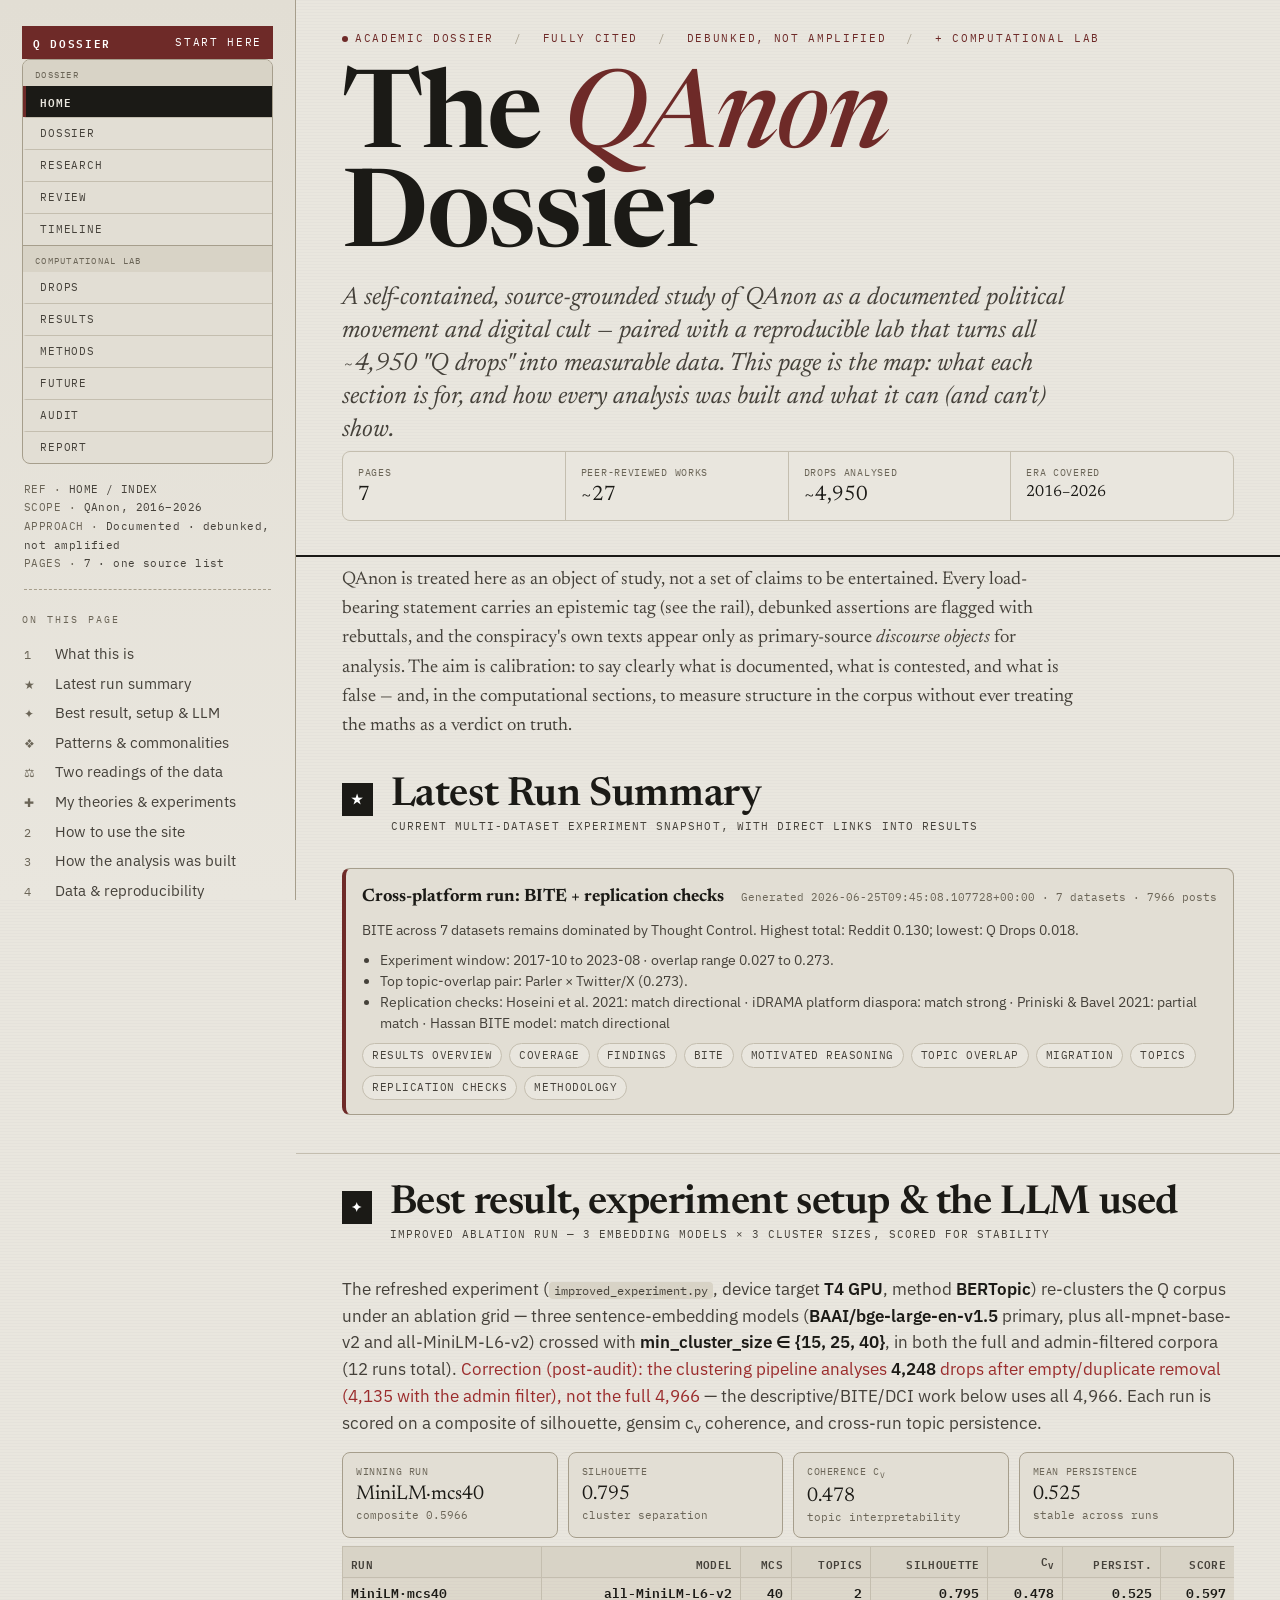
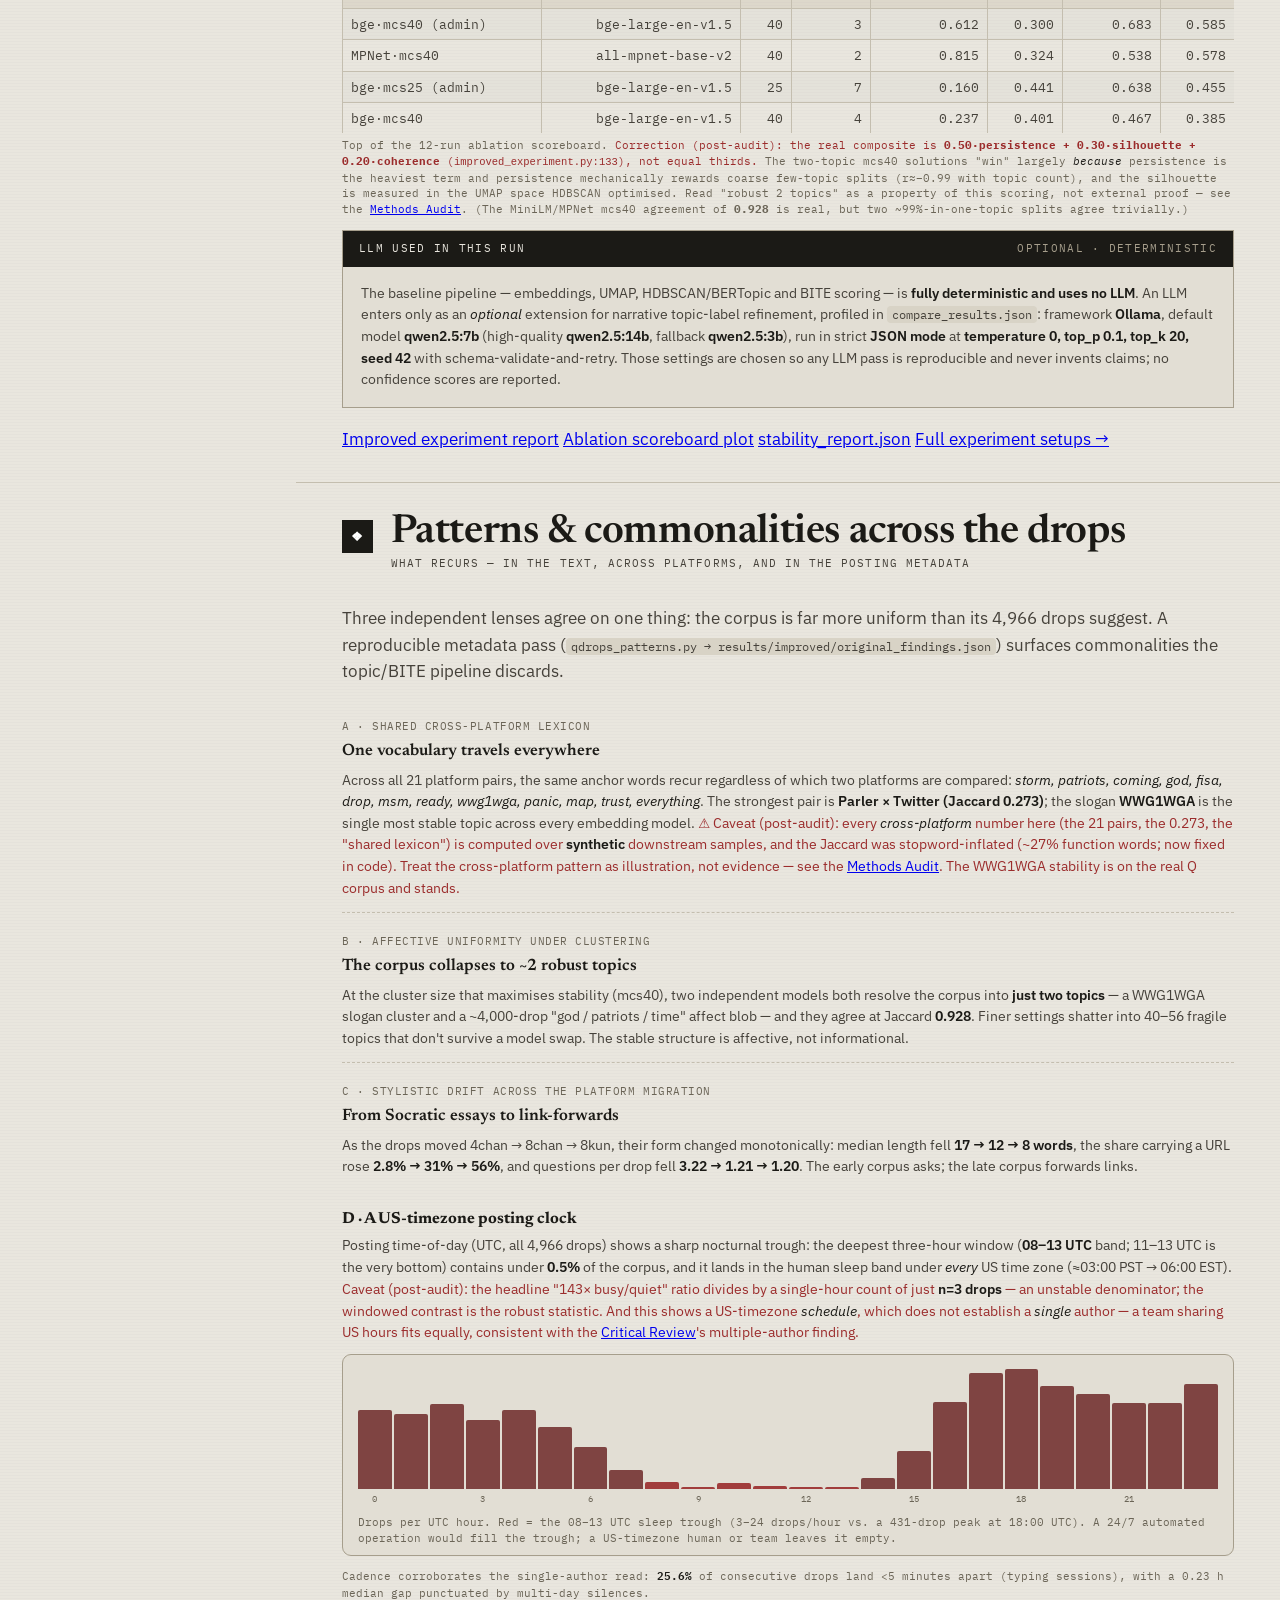
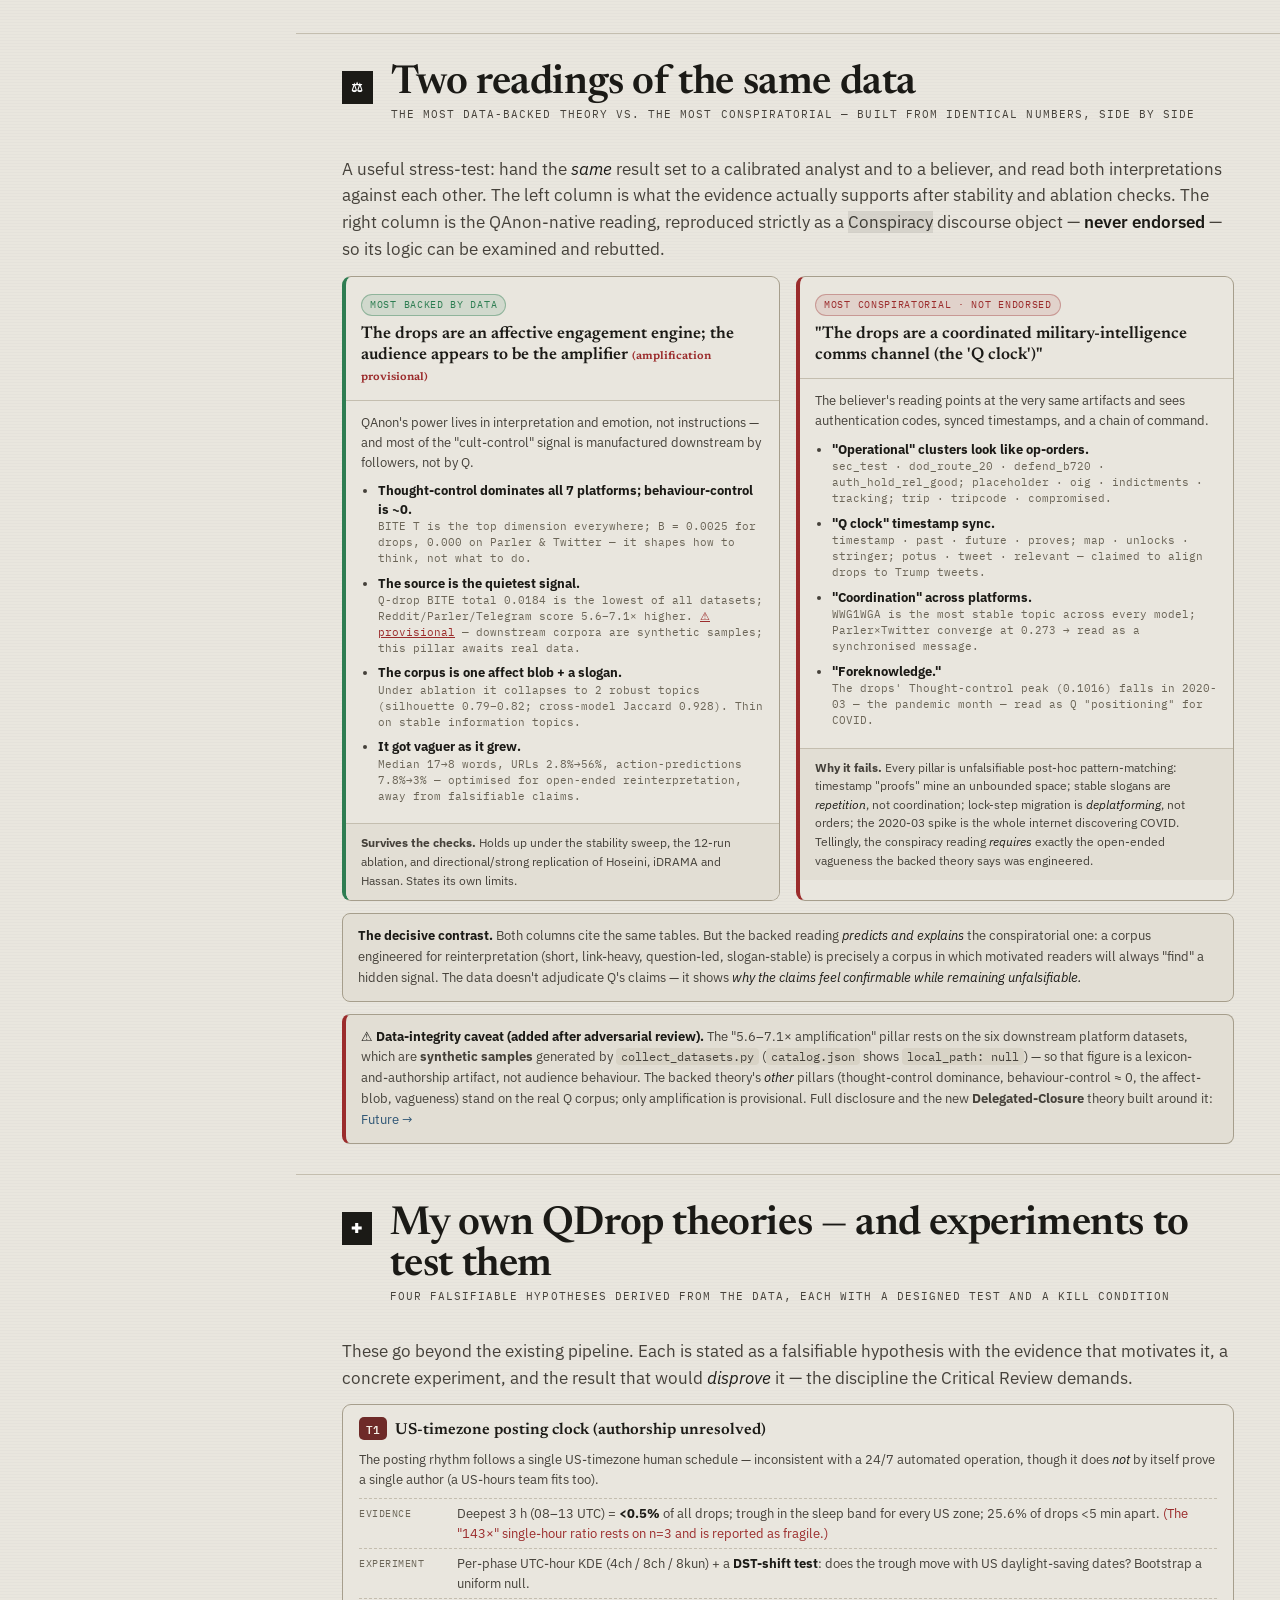
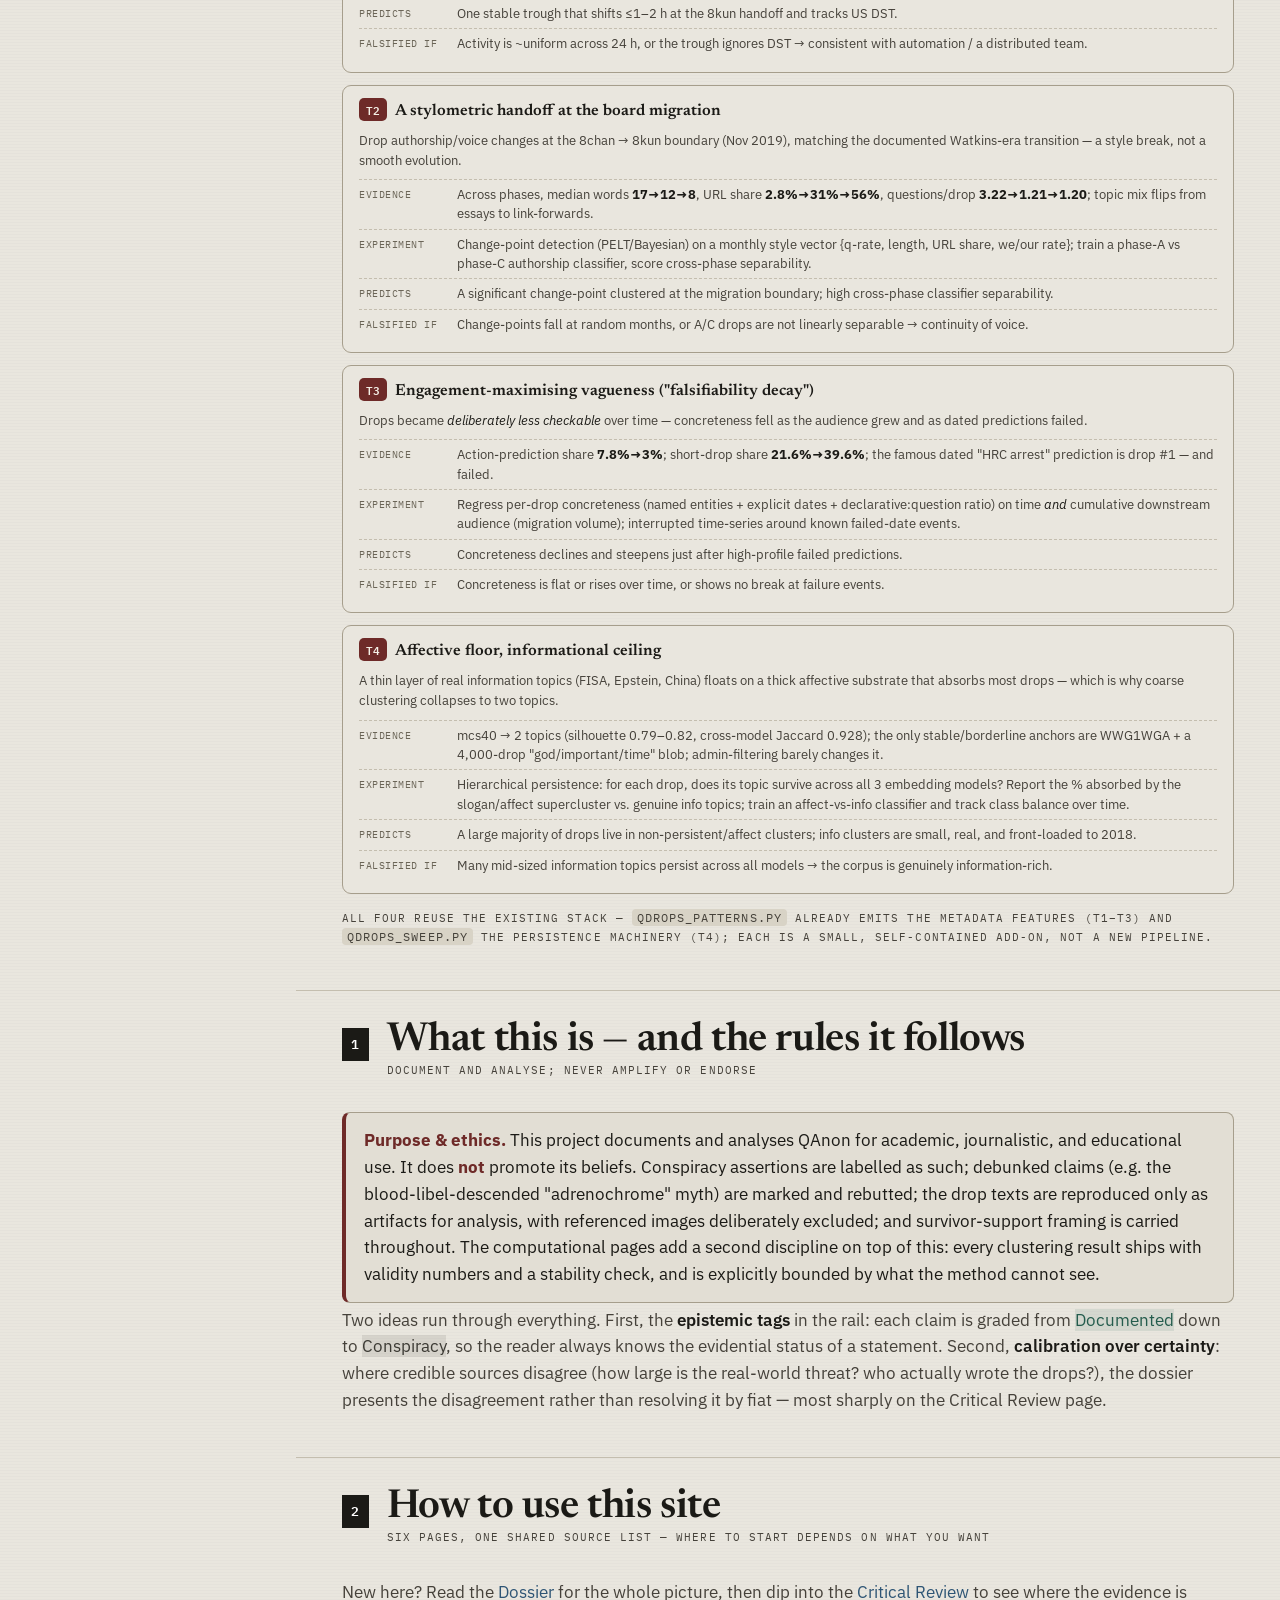
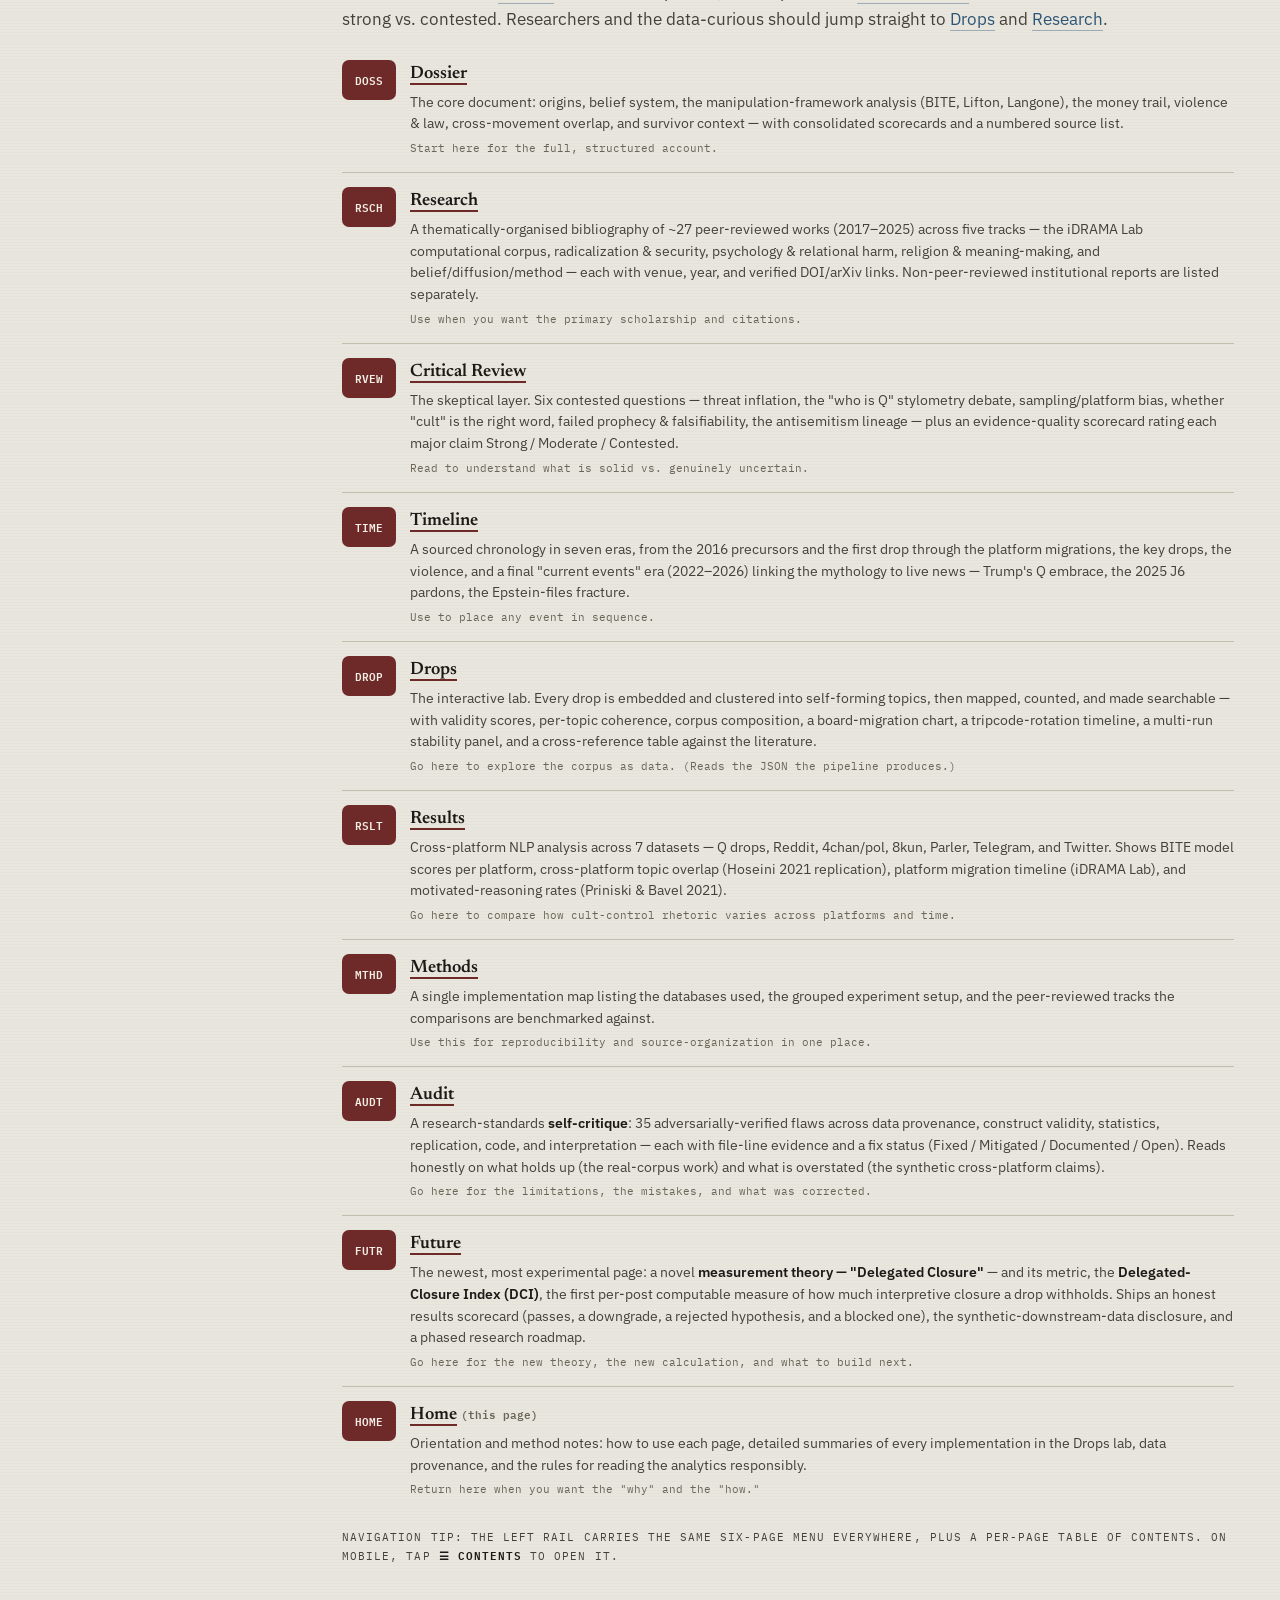
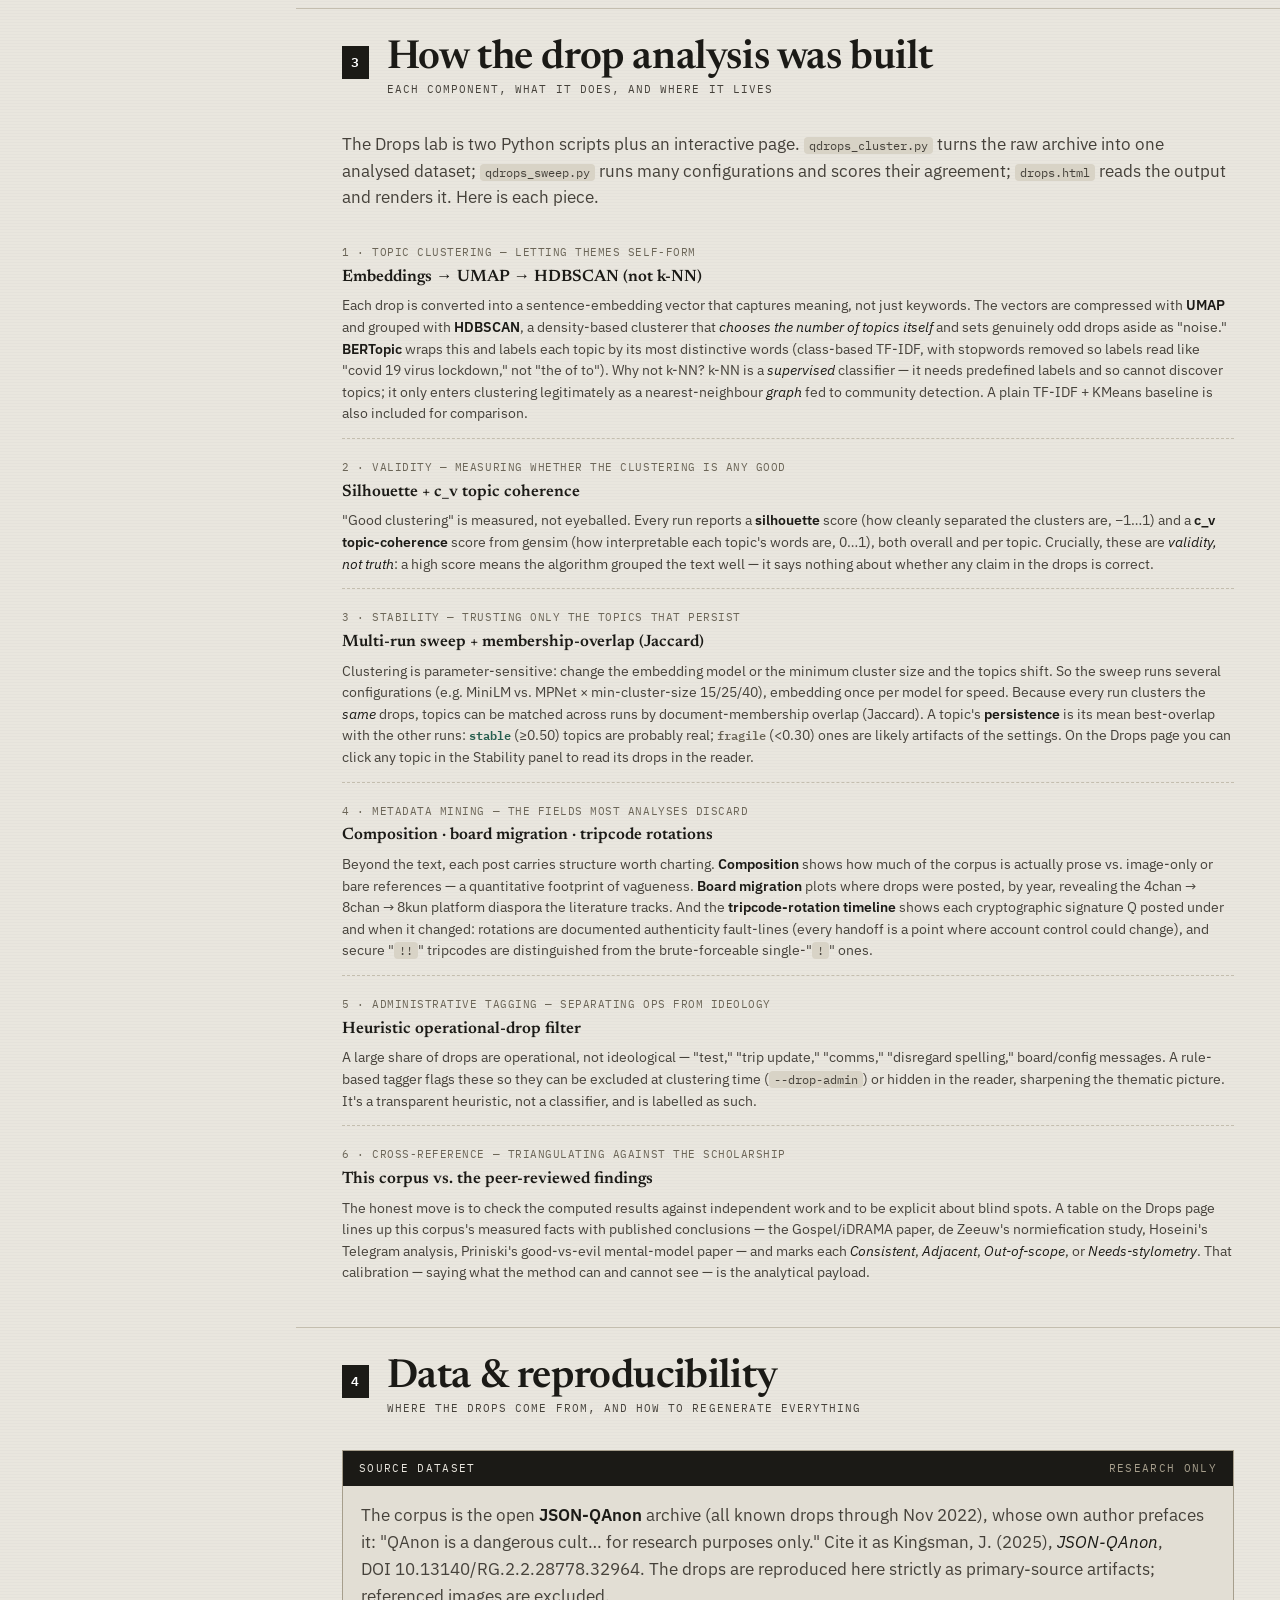
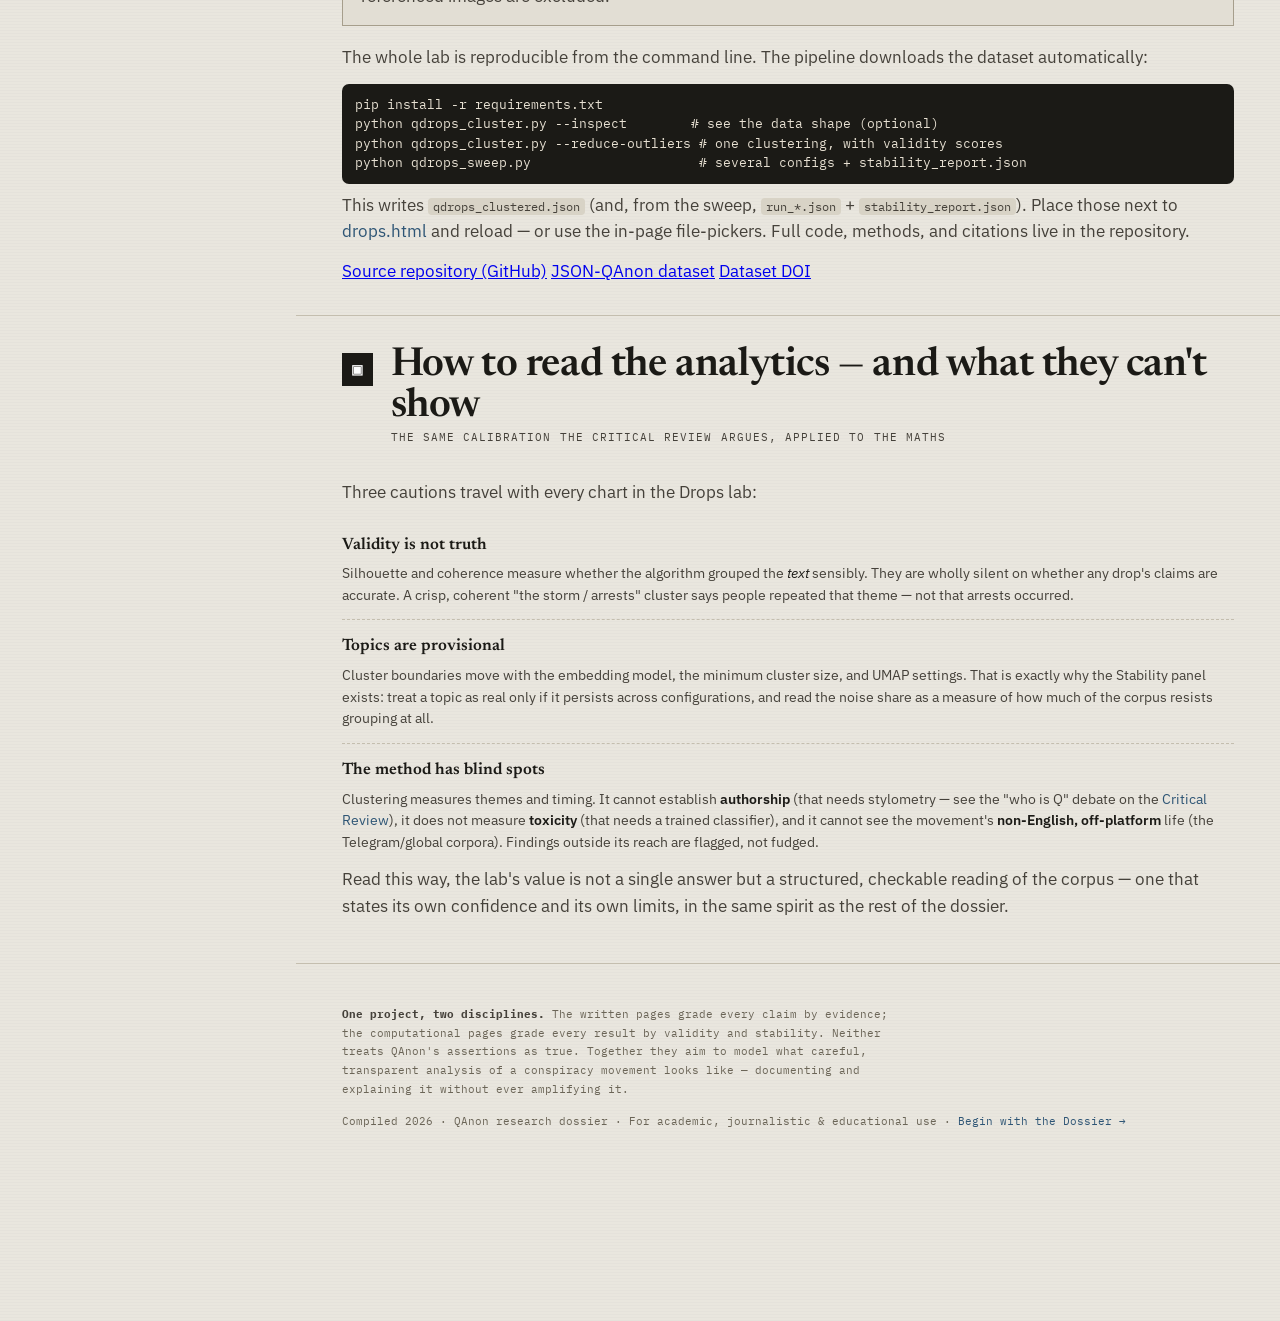
<file: index.html>
<!DOCTYPE html>
<html lang="en">
<head>
<meta charset="UTF-8">
<meta name="viewport" content="width=device-width, initial-scale=1.0">
<title>QAnon — Research Dossier · Start Here</title>
<meta name="description" content="A self-contained, fully-cited academic dossier on QAnon as a documented political movement and digital cult — with a computational drop-analysis lab. Start here: how to use each page and how every analysis was built.">
<link rel="preconnect" href="https://fonts.googleapis.com">
<link rel="preconnect" href="https://fonts.gstatic.com" crossorigin>
<link href="https://fonts.googleapis.com/css2?family=Newsreader:ital,opsz,wght@0,6..72,400;0,6..72,500;0,6..72,600;1,6..72,400;1,6..72,500&family=IBM+Plex+Mono:ital,wght@0,400;0,500;0,600;1,400&family=IBM+Plex+Sans:wght@400;500;600&display=swap" rel="stylesheet">
<link rel="stylesheet" href="assets/style.css">
<style>
  .code{font-family:var(--mono);font-size:12.5px;background:var(--ink);color:#E7E0D2;border-radius:7px;padding:11px 13px;overflow-x:auto;white-space:pre;margin:8px 0;line-height:1.55}
  .hero-stats{display:grid;grid-template-columns:repeat(4,1fr);gap:1px;background:var(--rule);border:1px solid var(--rule);border-radius:8px;overflow:hidden;margin:4px 0 0}
  .hero-stats>div{background:var(--paper);padding:13px 15px}
  .hero-stats .k{font-family:var(--mono);font-size:10px;letter-spacing:.07em;text-transform:uppercase;color:var(--ink-3)}
  .hero-stats .v{font-family:var(--serif);font-size:21px;color:var(--ink);margin-top:3px;line-height:1.1}
  .ethics{border:1px solid var(--rule-2);border-left:4px solid var(--accent);background:var(--paper-2);border-radius:8px;padding:14px 18px;margin:0 0 4px}
  .ethics b{color:var(--accent)}
  .guide{list-style:none;padding:0;margin:6px 0 0}
  .guide li{display:grid;grid-template-columns:54px 1fr;gap:14px;padding:14px 0;border-top:1px solid var(--rule)}
  .guide li:first-child{border-top:none}
  .guide .ic{font-family:var(--mono);font-size:11px;font-weight:600;color:#F4EFE6;background:var(--accent);border-radius:7px;height:40px;display:flex;align-items:center;justify-content:center;text-align:center;line-height:1.1}
  .guide h3{font-family:var(--serif);font-size:18px;font-weight:600;margin:0 0 3px;color:var(--ink)}
  .guide h3 a{color:var(--ink);text-decoration:none;border-bottom:2px solid var(--accent)}
  .guide h3 a:hover{color:var(--accent)}
  .guide p{margin:0;color:var(--ink-2);font-size:14px;line-height:1.55}
  .guide .when{font-family:var(--mono);font-size:11px;color:var(--ink-3);margin-top:5px}
  .imp{list-style:none;padding:0;margin:6px 0 0}
  .imp li{padding:13px 0;border-top:1px dashed var(--rule)}
  .imp li:first-child{border-top:none}
  .imp h4{font-family:var(--serif);font-size:16.5px;font-weight:600;margin:0 0 3px;color:var(--ink)}
  .imp .tag{font-family:var(--mono);font-size:10.5px;color:var(--ink-3);text-transform:uppercase;letter-spacing:.05em}
  .imp p{margin:5px 0 0;color:var(--ink-2);font-size:13.5px;line-height:1.6}
  .imp code{font-family:var(--mono);font-size:12px;background:var(--paper-3);padding:1px 5px;border-radius:4px}
  .latest{border:1px solid var(--rule-2);border-left:4px solid var(--accent);background:var(--paper-2);border-radius:8px;padding:14px 16px;margin:0 0 8px}
  .latest .hd{display:flex;justify-content:space-between;gap:10px;align-items:baseline;flex-wrap:wrap}
  .latest .hd b{font-family:var(--serif);font-size:18px;color:var(--ink)}
  .latest .meta{font-family:var(--mono);font-size:11px;color:var(--ink-3)}
  .latest p{margin:8px 0 0;color:var(--ink-2);font-size:14px;line-height:1.55}
  .latest ul{margin:8px 0 0;padding-left:18px;color:var(--ink-2);font-size:13.5px;line-height:1.55}
  .latest-links{display:flex;flex-wrap:wrap;gap:7px;margin-top:10px}
  .latest-links a{font-family:var(--mono);font-size:10.5px;letter-spacing:.05em;text-transform:uppercase;text-decoration:none;color:var(--ink-2);border:1px solid var(--rule);border-radius:20px;padding:3px 9px;background:var(--paper)}
  .latest-links a:hover{background:var(--paper-3);color:var(--ink)}
  @media(max-width:680px){ .hero-stats{grid-template-columns:repeat(2,1fr)} .guide li{grid-template-columns:40px 1fr;gap:10px} }
  /* ---- experiment / theories / patterns blocks ---- */
  .kpis{display:grid;grid-template-columns:repeat(4,1fr);gap:10px;margin:6px 0 4px}
  .kpis>div{border:1px solid var(--rule-2);border-radius:8px;background:var(--paper-2);padding:11px 13px}
  .kpis .k{font-family:var(--mono);font-size:10px;letter-spacing:.06em;text-transform:uppercase;color:var(--ink-3)}
  .kpis .v{font-family:var(--serif);font-size:20px;color:var(--ink);margin-top:3px;line-height:1.1}
  .kpis .s{font-family:var(--mono);font-size:10.5px;color:var(--ink-3);margin-top:2px}
  @media(max-width:780px){.kpis{grid-template-columns:repeat(2,1fr)}}
  .dtab{width:100%;border-collapse:collapse;font-size:12.5px;margin:8px 0;font-family:var(--mono)}
  .dtab th,.dtab td{border:1px solid var(--rule);padding:5px 8px;text-align:right}
  .dtab th:first-child,.dtab td:first-child{text-align:left}
  .dtab thead th{background:var(--paper-3);color:var(--ink-2);font-weight:600;letter-spacing:.03em}
  .dtab tr.best td{background:rgba(120,90,40,.10);font-weight:600;color:var(--ink)}
  .dtab caption{caption-side:bottom;font-family:var(--mono);font-size:10.5px;color:var(--ink-3);text-align:left;margin-top:5px;line-height:1.5}
  .twocol{display:grid;grid-template-columns:1fr 1fr;gap:16px;margin:10px 0 2px}
  @media(max-width:880px){.twocol{grid-template-columns:1fr}}
  .theory{border:1px solid var(--rule-2);border-radius:9px;background:var(--paper);padding:0;overflow:hidden}
  .theory .th{padding:12px 15px;border-bottom:1px solid var(--rule)}
  .theory.backed{border-left:4px solid #2e7d52}
  .theory.consp{border-left:4px solid #9b2c2c}
  .theory .tlabel{font-family:var(--mono);font-size:10px;letter-spacing:.07em;text-transform:uppercase;padding:2px 8px;border-radius:20px;display:inline-block}
  .theory.backed .tlabel{background:rgba(46,125,82,.12);color:#2e7d52;border:1px solid rgba(46,125,82,.4)}
  .theory.consp .tlabel{background:rgba(155,44,44,.10);color:#9b2c2c;border:1px solid rgba(155,44,44,.35)}
  .theory h3{font-family:var(--serif);font-size:17px;font-weight:600;margin:8px 0 0;color:var(--ink);line-height:1.25}
  .theory .bd{padding:12px 15px}
  .theory .bd p{margin:0 0 8px;font-size:13px;color:var(--ink-2);line-height:1.55}
  .theory ul{margin:4px 0 0;padding-left:17px}
  .theory li{font-size:12.5px;color:var(--ink-2);line-height:1.5;margin-bottom:7px}
  .theory li b{color:var(--ink)}
  .theory .ev{font-family:var(--mono);font-size:10.5px;color:var(--ink-3);display:block;margin-top:1px}
  .theory .foot-note{font-size:12px;color:var(--ink-2);background:var(--paper-2);border-top:1px solid var(--rule);padding:10px 15px;line-height:1.55;margin:0}
  .verdictbar{border:1px solid var(--rule-2);border-radius:8px;background:var(--paper-2);padding:12px 15px;margin:12px 0 0;font-size:13px;color:var(--ink-2);line-height:1.6}
  .verdictbar b{color:var(--ink)}
  /* circadian mini chart */
  .circ{border:1px solid var(--rule-2);border-radius:9px;background:var(--paper-2);padding:14px 15px 8px;margin:10px 0}
  .circ .bars{display:grid;grid-template-columns:repeat(24,1fr);align-items:end;gap:2px;height:120px}
  .circ .bars i{background:var(--accent);border-radius:2px 2px 0 0;display:block;min-height:2px;opacity:.85}
  .circ .bars i.trough{background:#9b2c2c;opacity:.9}
  .circ .axis{display:grid;grid-template-columns:repeat(24,1fr);gap:2px;font-family:var(--mono);font-size:8.5px;color:var(--ink-3);margin-top:3px}
  .circ .axis span{text-align:center}
  .circ .cap{font-family:var(--mono);font-size:10.5px;color:var(--ink-3);margin-top:8px;line-height:1.55}
  /* experiment cards */
  .exps{list-style:none;padding:0;margin:8px 0 0}
  .exps>li{border:1px solid var(--rule-2);border-radius:9px;background:var(--paper);padding:13px 16px;margin-bottom:12px}
  .exps h4{font-family:var(--serif);font-size:16px;font-weight:600;margin:0 0 2px;color:var(--ink)}
  .exps .num{font-family:var(--mono);font-size:10.5px;color:#F4EFE6;background:var(--accent);border-radius:5px;padding:2px 7px;margin-right:8px}
  .exps .claim{font-size:13px;color:var(--ink-2);line-height:1.55;margin:6px 0 8px}
  .exps .rowx{display:grid;grid-template-columns:88px 1fr;gap:10px;font-size:12.5px;line-height:1.55;padding:5px 0;border-top:1px dashed var(--rule)}
  .exps .rowx .lab{font-family:var(--mono);font-size:10px;letter-spacing:.05em;text-transform:uppercase;color:var(--ink-3);padding-top:2px}
  .exps .rowx .val{color:var(--ink-2)}
  .exps .rowx .val b{color:var(--ink)}
  .exps code{font-family:var(--mono);font-size:11.5px;background:var(--paper-3);padding:1px 5px;border-radius:4px}
</style>
</head>
<body>

<button class="railtoggle" id="railtoggle" aria-label="Open contents">☰ Contents</button>
<div class="scrim" id="scrim"></div>

<div class="shell">
  <!-- ================= RAIL ================= -->
  <aside class="rail">
    <div class="rail-inner" id="rail">
      <div class="seal"><b>Q Dossier</b><span>Start here</span></div>
      <nav class="xnav">
        <span class="xgroup">Dossier</span>
        <a href="index.html" class="here">Home</a>
        <a href="dossier.html">Dossier</a>
        <a href="research.html">Research</a>
        <a href="review.html">Review</a>
        <a href="timeline.html">Timeline</a>
        <span class="xgroup">Computational lab</span>
        <a href="drops.html">Drops</a>
        <a href="results.html">Results</a>
        <a href="methods.html">Methods</a>
        <a href="future.html">Future</a>
        <a href="audit.html">Audit</a>
        <a href="report.html">Report</a>
      </nav>
      <div class="reffile">
        REF · <span>HOME / INDEX</span><br>
        SCOPE · <span>QAnon, 2016–2026</span><br>
        APPROACH · <span>Documented · debunked, not amplified</span><br>
        PAGES · <span>7 · one source list</span>
      </div>

      <p class="railhead">On this page</p>
      <nav class="toc" id="toc">
        <a href="#start"><span class="n">1</span><span>What this is</span></a>
        <a href="#latest-run"><span class="n">★</span><span>Latest run summary</span></a>
        <a href="#experiment"><span class="n">✦</span><span>Best result, setup &amp; LLM</span></a>
        <a href="#patterns"><span class="n">❖</span><span>Patterns &amp; commonalities</span></a>
        <a href="#readings"><span class="n">⚖</span><span>Two readings of the data</span></a>
        <a href="#theories"><span class="n">✚</span><span>My theories &amp; experiments</span></a>
        <a href="#use"><span class="n">2</span><span>How to use the site</span></a>
        <a href="#toolkit"><span class="n">3</span><span>How the analysis was built</span></a>
        <a href="#data"><span class="n">4</span><span>Data &amp; reproducibility</span></a>
        <a href="#limits"><span class="n">▣</span><span>How to read the analytics</span></a>
      </nav>

      <div class="legend">
        <p class="railhead">Epistemic tags (used site-wide)</p>
        <div class="row"><span class="chip ep--doc">Documented</span><span class="def">Established by primary sources or the public record.</span></div>
        <div class="row"><span class="chip ep--rep">Reported</span><span class="def">Asserted by credible reporting/research; not first-hand here.</span></div>
        <div class="row"><span class="chip ep--all">Alleged</span><span class="def">Claimed but not established.</span></div>
        <div class="row"><span class="chip ep--dis">Disputed</span><span class="def">Genuine disagreement among credible sources.</span></div>
        <div class="row"><span class="chip ep--deb">Debunked</span><span class="def">Investigated and found false.</span></div>
        <div class="row"><span class="chip ep--con">Conspiracy</span><span class="def">A QAnon claim, shown as a discourse object — never endorsed.</span></div>
      </div>
    </div>
  </aside>

  <!-- ================= MAIN ================= -->
  <main>
    <header class="mast">
      <div class="classbar">
        <span><span class="dot"></span>Academic dossier</span>
        <span class="sep">/</span><span>Fully cited</span>
        <span class="sep">/</span><span>Debunked, not amplified</span>
        <span class="sep">/</span><span>+ computational lab</span>
      </div>
      <h1 class="title">The <span class="q">QAnon</span> Dossier</h1>
      <p class="subtitle">A self-contained, source-grounded study of QAnon as a documented political movement and digital cult — paired with a reproducible lab that turns all ~4,950 "Q drops" into measurable data. This page is the map: what each section is for, and how every analysis was built and what it can (and can't) show.</p>
      <div class="hero-stats">
        <div><div class="k">Pages</div><div class="v">7</div></div>
        <div><div class="k">Peer-reviewed works</div><div class="v">~27</div></div>
        <div><div class="k">Drops analysed</div><div class="v">~4,950</div></div>
        <div><div class="k">Era covered</div><div class="v" style="font-size:16px">2016–2026</div></div>
      </div>
    </header>

    <div class="pagebody">
      <p class="lede">QAnon is treated here as an object of study, not a set of claims to be entertained. Every load-bearing statement carries an epistemic tag (see the rail), debunked assertions are flagged with rebuttals, and the conspiracy's own texts appear only as primary-source <em>discourse objects</em> for analysis. The aim is calibration: to say clearly what is documented, what is contested, and what is false — and, in the computational sections, to measure structure in the corpus without ever treating the maths as a verdict on truth.</p>
    </div>

    <section class="dz" id="latest-run" style="border-top:none">
      <div class="sechd"><div class="secno">★</div>
        <div><h2 class="sech">Latest Run Summary</h2>
        <p class="sectag">Current multi-dataset experiment snapshot, with direct links into Results</p></div></div>
      <div class="secbody">
        <div class="latest">
          <div class="hd">
            <b>Cross-platform run: BITE + replication checks</b>
            <span class="meta" id="latest-meta">Loading compare_results.json…</span>
          </div>
          <p id="latest-summary">This block summarizes the most recent completed run and links directly to each analytical section in the Results page.</p>
          <ul id="latest-bullets">
            <li>BITE: loading dominant dimension and top/lowest platform totals.</li>
            <li>Replications: loading Hoseini, iDRAMA, Priniski &amp; Bavel, and Hassan status.</li>
          </ul>
          <div class="latest-links">
            <a href="results.html#overview">Results overview</a>
            <a href="results.html#coverage">Coverage</a>
            <a href="results.html#findings">Findings</a>
            <a href="results.html#bite">BITE</a>
            <a href="results.html#reasoning">Motivated reasoning</a>
            <a href="results.html#overlap">Topic overlap</a>
            <a href="results.html#migration">Migration</a>
            <a href="results.html#topics">Topics</a>
            <a href="results.html#replication">Replication checks</a>
            <a href="results.html#methodology">Methodology</a>
          </div>
        </div>
      </div>
    </section>

    <!-- ===================== EXPERIMENT · BEST RESULT · LLM ===================== -->
    <section class="dz" id="experiment">
      <div class="sechd"><div class="secno">✦</div>
        <div><h2 class="sech">Best result, experiment setup &amp; the LLM used</h2>
        <p class="sectag">Improved ablation run — 3 embedding models × 3 cluster sizes, scored for stability</p></div></div>
      <div class="secbody">
        <p style="color:var(--ink-2);margin-top:0">The refreshed experiment (<code style="font-family:var(--mono);font-size:12px;background:var(--paper-3);padding:1px 5px;border-radius:4px">improved_experiment.py</code>, device target <strong>T4 GPU</strong>, method <strong>BERTopic</strong>) re-clusters the Q corpus under an ablation grid — three sentence-embedding models (<strong>BAAI/bge-large-en-v1.5</strong> primary, plus all-mpnet-base-v2 and all-MiniLM-L6-v2) crossed with <strong>min_cluster_size ∈ {15, 25, 40}</strong>, in both the full and admin-filtered corpora (12 runs total). <span style="color:#9b2c2c">Correction (post-audit): the clustering pipeline analyses <strong>4,248</strong> drops after empty/duplicate removal (4,135 with the admin filter), not the full 4,966</span> — the descriptive/BITE/DCI work below uses all 4,966. Each run is scored on a composite of silhouette, gensim c<sub>v</sub> coherence, and cross-run topic persistence.</p>
        <div class="kpis">
          <div><div class="k">Winning run</div><div class="v">MiniLM·mcs40</div><div class="s">composite 0.5966</div></div>
          <div><div class="k">Silhouette</div><div class="v">0.795</div><div class="s">cluster separation</div></div>
          <div><div class="k">Coherence c<sub>v</sub></div><div class="v">0.478</div><div class="s">topic interpretability</div></div>
          <div><div class="k">Mean persistence</div><div class="v">0.525</div><div class="s">stable across runs</div></div>
        </div>
        <table class="dtab">
          <caption>Top of the 12-run ablation scoreboard. <span style="color:#9b2c2c">Correction (post-audit): the real composite is <b>0.50·persistence + 0.30·silhouette + 0.20·coherence</b> (<code>improved_experiment.py:133</code>), not equal thirds.</span> The two-topic mcs40 solutions "win" largely <em>because</em> persistence is the heaviest term and persistence mechanically rewards coarse few-topic splits (r≈−0.99 with topic count), and the silhouette is measured in the UMAP space HDBSCAN optimised. Read "robust 2 topics" as a property of this scoring, not external proof — see the <a href="audit.html">Methods Audit</a>. (The MiniLM/MPNet mcs40 agreement of <b>0.928</b> is real, but two ~99%-in-one-topic splits agree trivially.)</caption>
          <thead><tr><th>Run</th><th>Model</th><th>mcs</th><th>Topics</th><th>Silhouette</th><th>c<sub>v</sub></th><th>Persist.</th><th>Score</th></tr></thead>
          <tbody>
            <tr class="best"><td>MiniLM·mcs40</td><td>all-MiniLM-L6-v2</td><td>40</td><td>2</td><td>0.795</td><td>0.478</td><td>0.525</td><td>0.597</td></tr>
            <tr><td>bge·mcs40 (admin)</td><td>bge-large-en-v1.5</td><td>40</td><td>3</td><td>0.612</td><td>0.300</td><td>0.683</td><td>0.585</td></tr>
            <tr><td>MPNet·mcs40</td><td>all-mpnet-base-v2</td><td>40</td><td>2</td><td>0.815</td><td>0.324</td><td>0.538</td><td>0.578</td></tr>
            <tr><td>bge·mcs25 (admin)</td><td>bge-large-en-v1.5</td><td>25</td><td>7</td><td>0.160</td><td>0.441</td><td>0.638</td><td>0.455</td></tr>
            <tr><td>bge·mcs40</td><td>bge-large-en-v1.5</td><td>40</td><td>4</td><td>0.237</td><td>0.401</td><td>0.467</td><td>0.385</td></tr>
          </tbody>
        </table>
        <div class="panel" style="margin-top:12px">
          <div class="panel-hd"><span>LLM used in this run</span><span class="src">Optional · deterministic</span></div>
          <div class="panel-bd"><p style="margin:0;font-size:13.5px;line-height:1.6">The baseline pipeline — embeddings, UMAP, HDBSCAN/BERTopic and BITE scoring — is <strong>fully deterministic and uses no LLM</strong>. An LLM enters only as an <em>optional</em> extension for narrative topic-label refinement, profiled in <code style="font-family:var(--mono);font-size:12px;background:var(--paper-3);padding:1px 5px;border-radius:4px">compare_results.json</code>: framework <strong>Ollama</strong>, default model <strong>qwen2.5:7b</strong> (high-quality <strong>qwen2.5:14b</strong>, fallback <strong>qwen2.5:3b</strong>), run in strict <strong>JSON mode</strong> at <strong>temperature 0, top_p 0.1, top_k 20, seed 42</strong> with schema-validate-and-retry. Those settings are chosen so any LLM pass is reproducible and never invents claims; no confidence scores are reported.</p></div>
        </div>
        <div class="plinks" style="margin-top:8px">
          <a href="results/improved/improved_experiment_report.html">Improved experiment report</a>
          <a href="results/improved/plots/ablation_scoreboard.png">Ablation scoreboard plot</a>
          <a href="stability_report.json">stability_report.json</a>
          <a href="results.html#experiments">Full experiment setups →</a>
        </div>
      </div>
    </section>

    <!-- ===================== PATTERNS & COMMONALITIES ===================== -->
    <section class="dz" id="patterns">
      <div class="sechd"><div class="secno">❖</div>
        <div><h2 class="sech">Patterns &amp; commonalities across the drops</h2>
        <p class="sectag">What recurs — in the text, across platforms, and in the posting metadata</p></div></div>
      <div class="secbody">
        <p style="color:var(--ink-2);margin-top:0">Three independent lenses agree on one thing: the corpus is far more uniform than its 4,966 drops suggest. A reproducible metadata pass (<code style="font-family:var(--mono);font-size:12px;background:var(--paper-3);padding:1px 5px;border-radius:4px">qdrops_patterns.py → results/improved/original_findings.json</code>) surfaces commonalities the topic/BITE pipeline discards.</p>

        <ol class="imp">
          <li>
            <span class="tag">A · Shared cross-platform lexicon</span>
            <h4>One vocabulary travels everywhere</h4>
            <p>Across all 21 platform pairs, the same anchor words recur regardless of which two platforms are compared: <em>storm, patriots, coming, god, fisa, drop, msm, ready, wwg1wga, panic, map, trust, everything</em>. The strongest pair is <strong>Parler × Twitter (Jaccard 0.273)</strong>; the slogan <strong>WWG1WGA</strong> is the single most stable topic across every embedding model. <span style="color:#9b2c2c">⚠ Caveat (post-audit): every <em>cross-platform</em> number here (the 21 pairs, the 0.273, the "shared lexicon") is computed over <strong>synthetic</strong> downstream samples, and the Jaccard was stopword-inflated (~27% function words; now fixed in code). Treat the cross-platform pattern as illustration, not evidence — see the <a href="audit.html">Methods Audit</a>. The WWG1WGA stability is on the real Q corpus and stands.</span></p>
          </li>
          <li>
            <span class="tag">B · Affective uniformity under clustering</span>
            <h4>The corpus collapses to ~2 robust topics</h4>
            <p>At the cluster size that maximises stability (mcs40), two independent models both resolve the corpus into <strong>just two topics</strong> — a WWG1WGA slogan cluster and a ~4,000-drop "god / patriots / time" affect blob — and they agree at Jaccard <strong>0.928</strong>. Finer settings shatter into 40–56 fragile topics that don't survive a model swap. The stable structure is affective, not informational.</p>
          </li>
          <li>
            <span class="tag">C · Stylistic drift across the platform migration</span>
            <h4>From Socratic essays to link-forwards</h4>
            <p>As the drops moved 4chan → 8chan → 8kun, their form changed monotonically: median length fell <strong>17 → 12 → 8 words</strong>, the share carrying a URL rose <strong>2.8% → 31% → 56%</strong>, and questions per drop fell <strong>3.22 → 1.21 → 1.20</strong>. The early corpus asks; the late corpus forwards links.</p>
          </li>
        </ol>

        <h3 style="font-family:var(--serif);font-size:16px;margin:16px 0 2px;color:var(--ink)">D · A US-timezone posting clock</h3>
        <p style="color:var(--ink-2);margin:0 0 4px;font-size:13.5px">Posting time-of-day (UTC, all 4,966 drops) shows a sharp nocturnal trough: the deepest three-hour window (<strong>08–13 UTC</strong> band; 11–13 UTC is the very bottom) contains under <strong>0.5%</strong> of the corpus, and it lands in the human sleep band under <em>every</em> US time zone (≈03:00 PST → 06:00 EST). <span style="color:#9b2c2c">Caveat (post-audit): the headline "143× busy/quiet" ratio divides by a single-hour count of just <strong>n=3 drops</strong> — an unstable denominator; the windowed contrast is the robust statistic. And this shows a US-timezone <em>schedule</em>, which does not establish a <em>single</em> author — a team sharing US hours fits equally, consistent with the <a href="review.html">Critical Review</a>'s multiple-author finding.</span></p>
        <div class="circ">
          <div class="bars">
            <i style="height:66%"></i><i style="height:63%"></i><i style="height:71%"></i><i style="height:58%"></i><i style="height:66%"></i><i style="height:52%"></i><i style="height:35%"></i><i style="height:16%"></i><i class="trough" style="height:6%"></i><i class="trough" style="height:2%"></i><i class="trough" style="height:5%"></i><i class="trough" style="height:3%"></i><i class="trough" style="height:1%"></i><i class="trough" style="height:1%"></i><i style="height:9%"></i><i style="height:32%"></i><i style="height:73%"></i><i style="height:97%"></i><i style="height:100%"></i><i style="height:86%"></i><i style="height:79%"></i><i style="height:72%"></i><i style="height:72%"></i><i style="height:88%"></i>
          </div>
          <div class="axis"><span>0</span><span></span><span></span><span>3</span><span></span><span></span><span>6</span><span></span><span></span><span>9</span><span></span><span></span><span>12</span><span></span><span></span><span>15</span><span></span><span></span><span>18</span><span></span><span></span><span>21</span><span></span><span></span></div>
          <div class="cap">Drops per UTC hour. Red = the 08–13 UTC sleep trough (3–24 drops/hour vs. a 431-drop peak at 18:00 UTC). A 24/7 automated operation would fill the trough; a US-timezone human or team leaves it empty.</div>
        </div>
        <p style="color:var(--ink-3);font-family:var(--mono);font-size:11px;margin:6px 0 0">Cadence corroborates the single-author read: <strong>25.6%</strong> of consecutive drops land &lt;5 minutes apart (typing sessions), with a 0.23 h median gap punctuated by multi-day silences.</p>
      </div>
    </section>

    <!-- ===================== TWO READINGS ===================== -->
    <section class="dz" id="readings">
      <div class="sechd"><div class="secno">⚖</div>
        <div><h2 class="sech">Two readings of the same data</h2>
        <p class="sectag">The most data-backed theory vs. the most conspiratorial — built from identical numbers, side by side</p></div></div>
      <div class="secbody">
        <p style="color:var(--ink-2);margin-top:0">A useful stress-test: hand the <em>same</em> result set to a calibrated analyst and to a believer, and read both interpretations against each other. The left column is what the evidence actually supports after stability and ablation checks. The right column is the QAnon-native reading, reproduced strictly as a <span class="chip ep--con">Conspiracy</span> discourse object — <strong>never endorsed</strong> — so its logic can be examined and rebutted.</p>
        <div class="twocol">
          <div class="theory backed">
            <div class="th"><span class="tlabel">Most backed by data</span>
              <h3>The drops are an affective engagement engine; the audience appears to be the amplifier <span style="font-size:11px;color:#9b2c2c">(amplification provisional)</span></h3></div>
            <div class="bd">
              <p>QAnon's power lives in interpretation and emotion, not instructions — and most of the "cult-control" signal is manufactured downstream by followers, not by Q.</p>
              <ul>
                <li><b>Thought-control dominates all 7 platforms; behaviour-control is ~0.</b><span class="ev">BITE T is the top dimension everywhere; B = 0.0025 for drops, 0.000 on Parler &amp; Twitter — it shapes how to think, not what to do.</span></li>
                <li><b>The source is the quietest signal.</b><span class="ev">Q-drop BITE total 0.0184 is the lowest of all datasets; Reddit/Parler/Telegram score 5.6–7.1× higher. <a href="future.html#data-integrity" style="color:#9b2c2c">⚠ provisional</a> — downstream corpora are synthetic samples; this pillar awaits real data.</span></li>
                <li><b>The corpus is one affect blob + a slogan.</b><span class="ev">Under ablation it collapses to 2 robust topics (silhouette 0.79–0.82; cross-model Jaccard 0.928). Thin on stable information topics.</span></li>
                <li><b>It got vaguer as it grew.</b><span class="ev">Median 17→8 words, URLs 2.8%→56%, action-predictions 7.8%→3% — optimised for open-ended reinterpretation, away from falsifiable claims.</span></li>
              </ul>
            </div>
            <p class="foot-note"><b>Survives the checks.</b> Holds up under the stability sweep, the 12-run ablation, and directional/strong replication of Hoseini, iDRAMA and Hassan. States its own limits.</p>
          </div>
          <div class="theory consp">
            <div class="th"><span class="tlabel">Most conspiratorial · not endorsed</span>
              <h3>"The drops are a coordinated military-intelligence comms channel (the 'Q clock')"</h3></div>
            <div class="bd">
              <p>The believer's reading points at the very same artifacts and sees authentication codes, synced timestamps, and a chain of command.</p>
              <ul>
                <li><b>"Operational" clusters look like op-orders.</b><span class="ev">sec_test · dod_route_20 · defend_b720 · auth_hold_rel_good; placeholder · oig · indictments · tracking; trip · tripcode · compromised.</span></li>
                <li><b>"Q clock" timestamp sync.</b><span class="ev">timestamp · past · future · proves; map · unlocks · stringer; potus · tweet · relevant — claimed to align drops to Trump tweets.</span></li>
                <li><b>"Coordination" across platforms.</b><span class="ev">WWG1WGA is the most stable topic across every model; Parler×Twitter converge at 0.273 → read as a synchronised message.</span></li>
                <li><b>"Foreknowledge."</b><span class="ev">The drops' Thought-control peak (0.1016) falls in 2020-03 — the pandemic month — read as Q "positioning" for COVID.</span></li>
              </ul>
            </div>
            <p class="foot-note"><b>Why it fails.</b> Every pillar is unfalsifiable post-hoc pattern-matching: timestamp "proofs" mine an unbounded space; stable slogans are <em>repetition</em>, not coordination; lock-step migration is <em>deplatforming</em>, not orders; the 2020-03 spike is the whole internet discovering COVID. Tellingly, the conspiracy reading <em>requires</em> exactly the open-ended vagueness the backed theory says was engineered.</p>
          </div>
        </div>
        <div class="verdictbar"><b>The decisive contrast.</b> Both columns cite the same tables. But the backed reading <em>predicts and explains</em> the conspiratorial one: a corpus engineered for reinterpretation (short, link-heavy, question-led, slogan-stable) is precisely a corpus in which motivated readers will always "find" a hidden signal. The data doesn't adjudicate Q's claims — it shows <em>why the claims feel confirmable while remaining unfalsifiable.</em></div>
        <div class="verdictbar" style="border-left:4px solid #9b2c2c"><b>⚠ Data-integrity caveat (added after adversarial review).</b> The "5.6–7.1× amplification" pillar rests on the six downstream platform datasets, which are <strong>synthetic samples</strong> generated by <code style="font-family:var(--mono);font-size:12px;background:var(--paper-3);padding:1px 5px;border-radius:4px">collect_datasets.py</code> (<code style="font-family:var(--mono);font-size:12px;background:var(--paper-3);padding:1px 5px;border-radius:4px">catalog.json</code> shows <code style="font-family:var(--mono);font-size:12px;background:var(--paper-3);padding:1px 5px;border-radius:4px">local_path: null</code>) — so that figure is a lexicon-and-authorship artifact, not audience behaviour. The backed theory's <em>other</em> pillars (thought-control dominance, behaviour-control ≈ 0, the affect-blob, vagueness) stand on the real Q corpus; only amplification is provisional. Full disclosure and the new <strong>Delegated-Closure</strong> theory built around it: <a href="future.html" style="color:var(--rep);text-decoration:none">Future →</a></div>
      </div>
    </section>

    <!-- ===================== MY THEORIES & EXPERIMENTS ===================== -->
    <section class="dz" id="theories">
      <div class="sechd"><div class="secno">✚</div>
        <div><h2 class="sech">My own QDrop theories — and experiments to test them</h2>
        <p class="sectag">Four falsifiable hypotheses derived from the data, each with a designed test and a kill condition</p></div></div>
      <div class="secbody">
        <p style="color:var(--ink-2);margin-top:0">These go beyond the existing pipeline. Each is stated as a falsifiable hypothesis with the evidence that motivates it, a concrete experiment, and the result that would <em>disprove</em> it — the discipline the Critical Review demands.</p>
        <ol class="exps">
          <li>
            <h4><span class="num">T1</span>US-timezone posting clock (authorship unresolved)</h4>
            <p class="claim">The posting rhythm follows a single US-timezone human schedule — inconsistent with a 24/7 automated operation, though it does <em>not</em> by itself prove a single author (a US-hours team fits too).</p>
            <div class="rowx"><div class="lab">Evidence</div><div class="val">Deepest 3 h (08–13 UTC) = <b>&lt;0.5%</b> of all drops; trough in the sleep band for every US zone; 25.6% of drops &lt;5 min apart. <span style="color:#9b2c2c">(The "143×" single-hour ratio rests on n=3 and is reported as fragile.)</span></div></div>
            <div class="rowx"><div class="lab">Experiment</div><div class="val">Per-phase UTC-hour KDE (4ch / 8ch / 8kun) + a <b>DST-shift test</b>: does the trough move with US daylight-saving dates? Bootstrap a uniform null.</div></div>
            <div class="rowx"><div class="lab">Predicts</div><div class="val">One stable trough that shifts ≤1–2 h at the 8kun handoff and tracks US DST.</div></div>
            <div class="rowx"><div class="lab">Falsified if</div><div class="val">Activity is ~uniform across 24 h, or the trough ignores DST → consistent with automation / a distributed team.</div></div>
          </li>
          <li>
            <h4><span class="num">T2</span>A stylometric handoff at the board migration</h4>
            <p class="claim">Drop authorship/voice changes at the 8chan → 8kun boundary (Nov 2019), matching the documented Watkins-era transition — a style break, not a smooth evolution.</p>
            <div class="rowx"><div class="lab">Evidence</div><div class="val">Across phases, median words <b>17→12→8</b>, URL share <b>2.8%→31%→56%</b>, questions/drop <b>3.22→1.21→1.20</b>; topic mix flips from essays to link-forwards.</div></div>
            <div class="rowx"><div class="lab">Experiment</div><div class="val">Change-point detection (PELT/Bayesian) on a monthly style vector {q-rate, length, URL share, we/our rate}; train a phase-A vs phase-C authorship classifier, score cross-phase separability.</div></div>
            <div class="rowx"><div class="lab">Predicts</div><div class="val">A significant change-point clustered at the migration boundary; high cross-phase classifier separability.</div></div>
            <div class="rowx"><div class="lab">Falsified if</div><div class="val">Change-points fall at random months, or A/C drops are not linearly separable → continuity of voice.</div></div>
          </li>
          <li>
            <h4><span class="num">T3</span>Engagement-maximising vagueness ("falsifiability decay")</h4>
            <p class="claim">Drops became <em>deliberately less checkable</em> over time — concreteness fell as the audience grew and as dated predictions failed.</p>
            <div class="rowx"><div class="lab">Evidence</div><div class="val">Action-prediction share <b>7.8%→3%</b>; short-drop share <b>21.6%→39.6%</b>; the famous dated "HRC arrest" prediction is drop #1 — and failed.</div></div>
            <div class="rowx"><div class="lab">Experiment</div><div class="val">Regress per-drop concreteness (named entities + explicit dates + declarative:question ratio) on time <em>and</em> cumulative downstream audience (migration volume); interrupted time-series around known failed-date events.</div></div>
            <div class="rowx"><div class="lab">Predicts</div><div class="val">Concreteness declines and steepens just after high-profile failed predictions.</div></div>
            <div class="rowx"><div class="lab">Falsified if</div><div class="val">Concreteness is flat or rises over time, or shows no break at failure events.</div></div>
          </li>
          <li>
            <h4><span class="num">T4</span>Affective floor, informational ceiling</h4>
            <p class="claim">A thin layer of real information topics (FISA, Epstein, China) floats on a thick affective substrate that absorbs most drops — which is why coarse clustering collapses to two topics.</p>
            <div class="rowx"><div class="lab">Evidence</div><div class="val">mcs40 → 2 topics (silhouette 0.79–0.82, cross-model Jaccard 0.928); the only stable/borderline anchors are WWG1WGA + a 4,000-drop "god/important/time" blob; admin-filtering barely changes it.</div></div>
            <div class="rowx"><div class="lab">Experiment</div><div class="val">Hierarchical persistence: for each drop, does its topic survive across all 3 embedding models? Report the % absorbed by the slogan/affect supercluster vs. genuine info topics; train an affect-vs-info classifier and track class balance over time.</div></div>
            <div class="rowx"><div class="lab">Predicts</div><div class="val">A large majority of drops live in non-persistent/affect clusters; info clusters are small, real, and front-loaded to 2018.</div></div>
            <div class="rowx"><div class="lab">Falsified if</div><div class="val">Many mid-sized information topics persist across all models → the corpus is genuinely information-rich.</div></div>
          </li>
        </ol>
        <p class="sectag" style="margin-top:14px">All four reuse the existing stack — <code style="font-family:var(--mono);font-size:12px;background:var(--paper-3);padding:1px 5px;border-radius:4px">qdrops_patterns.py</code> already emits the metadata features (T1–T3) and <code style="font-family:var(--mono);font-size:12px;background:var(--paper-3);padding:1px 5px;border-radius:4px">qdrops_sweep.py</code> the persistence machinery (T4); each is a small, self-contained add-on, not a new pipeline.</p>
      </div>
    </section>

    <!-- ===================== WHAT THIS IS ===================== -->
    <section class="dz" id="start">
      <div class="sechd"><div class="secno">1</div>
        <div><h2 class="sech">What this is — and the rules it follows</h2>
        <p class="sectag">Document and analyse; never amplify or endorse</p></div></div>
      <div class="secbody">
        <div class="ethics">
          <b>Purpose &amp; ethics.</b> This project documents and analyses QAnon for academic, journalistic, and educational use. It does <b>not</b> promote its beliefs. Conspiracy assertions are labelled as such; debunked claims (e.g. the blood-libel-descended "adrenochrome" myth) are marked and rebutted; the drop texts are reproduced only as artifacts for analysis, with referenced images deliberately excluded; and survivor-support framing is carried throughout. The computational pages add a second discipline on top of this: every clustering result ships with validity numbers and a stability check, and is explicitly bounded by what the method cannot see.
        </div>
        <p style="color:var(--ink-2)">Two ideas run through everything. First, the <strong>epistemic tags</strong> in the rail: each claim is graded from <span class="chip ep--doc">Documented</span> down to <span class="chip ep--con">Conspiracy</span>, so the reader always knows the evidential status of a statement. Second, <strong>calibration over certainty</strong>: where credible sources disagree (how large is the real-world threat? who actually wrote the drops?), the dossier presents the disagreement rather than resolving it by fiat — most sharply on the Critical Review page.</p>
      </div>
    </section>

    <!-- ===================== HOW TO USE ===================== -->
    <section class="dz" id="use">
      <div class="sechd"><div class="secno">2</div>
        <div><h2 class="sech">How to use this site</h2>
        <p class="sectag">Six pages, one shared source list — where to start depends on what you want</p></div></div>
      <div class="secbody">
        <p style="color:var(--ink-2);margin-top:0">New here? Read the <a href="dossier.html" style="color:var(--rep);text-decoration:none;border-bottom:1px solid rgba(46,85,117,.4)">Dossier</a> for the whole picture, then dip into the <a href="review.html" style="color:var(--rep);text-decoration:none;border-bottom:1px solid rgba(46,85,117,.4)">Critical Review</a> to see where the evidence is strong vs. contested. Researchers and the data-curious should jump straight to <a href="drops.html" style="color:var(--rep);text-decoration:none;border-bottom:1px solid rgba(46,85,117,.4)">Drops</a> and <a href="research.html" style="color:var(--rep);text-decoration:none;border-bottom:1px solid rgba(46,85,117,.4)">Research</a>.</p>
        <ol class="guide">
          <li><div class="ic">DOSS</div><div>
            <h3><a href="dossier.html">Dossier</a></h3>
            <p>The core document: origins, belief system, the manipulation-framework analysis (BITE, Lifton, Langone), the money trail, violence &amp; law, cross-movement overlap, and survivor context — with consolidated scorecards and a numbered source list.</p>
            <div class="when">Start here for the full, structured account.</div>
          </div></li>
          <li><div class="ic">RSCH</div><div>
            <h3><a href="research.html">Research</a></h3>
            <p>A thematically-organised bibliography of ~27 peer-reviewed works (2017–2025) across five tracks — the iDRAMA Lab computational corpus, radicalization &amp; security, psychology &amp; relational harm, religion &amp; meaning-making, and belief/diffusion/method — each with venue, year, and verified DOI/arXiv links. Non-peer-reviewed institutional reports are listed separately.</p>
            <div class="when">Use when you want the primary scholarship and citations.</div>
          </div></li>
          <li><div class="ic">RVEW</div><div>
            <h3><a href="review.html">Critical Review</a></h3>
            <p>The skeptical layer. Six contested questions — threat inflation, the "who is Q" stylometry debate, sampling/platform bias, whether "cult" is the right word, failed prophecy &amp; falsifiability, the antisemitism lineage — plus an evidence-quality scorecard rating each major claim Strong / Moderate / Contested.</p>
            <div class="when">Read to understand what is solid vs. genuinely uncertain.</div>
          </div></li>
          <li><div class="ic">TIME</div><div>
            <h3><a href="timeline.html">Timeline</a></h3>
            <p>A sourced chronology in seven eras, from the 2016 precursors and the first drop through the platform migrations, the key drops, the violence, and a final "current events" era (2022–2026) linking the mythology to live news — Trump's Q embrace, the 2025 J6 pardons, the Epstein-files fracture.</p>
            <div class="when">Use to place any event in sequence.</div>
          </div></li>
          <li><div class="ic">DROP</div><div>
            <h3><a href="drops.html">Drops</a></h3>
            <p>The interactive lab. Every drop is embedded and clustered into self-forming topics, then mapped, counted, and made searchable — with validity scores, per-topic coherence, corpus composition, a board-migration chart, a tripcode-rotation timeline, a multi-run stability panel, and a cross-reference table against the literature.</p>
            <div class="when">Go here to explore the corpus as data. (Reads the JSON the pipeline produces.)</div>
          </div></li>
          <li><div class="ic">RSLT</div><div>
            <h3><a href="results.html">Results</a></h3>
            <p>Cross-platform NLP analysis across 7 datasets &mdash; Q drops, Reddit, 4chan/pol, 8kun, Parler, Telegram, and Twitter. Shows BITE model scores per platform, cross-platform topic overlap (Hoseini 2021 replication), platform migration timeline (iDRAMA Lab), and motivated-reasoning rates (Priniski &amp; Bavel 2021).</p>
            <div class="when">Go here to compare how cult-control rhetoric varies across platforms and time.</div>
          </div></li>
          <li><div class="ic">MTHD</div><div>
            <h3><a href="methods.html">Methods</a></h3>
            <p>A single implementation map listing the databases used, the grouped experiment setup, and the peer-reviewed tracks the comparisons are benchmarked against.</p>
            <div class="when">Use this for reproducibility and source-organization in one place.</div>
          </div></li>
          <li><div class="ic">AUDT</div><div>
            <h3><a href="audit.html">Audit</a></h3>
            <p>A research-standards <strong>self-critique</strong>: 35 adversarially-verified flaws across data provenance, construct validity, statistics, replication, code, and interpretation — each with file-line evidence and a fix status (Fixed / Mitigated / Documented / Open). Reads honestly on what holds up (the real-corpus work) and what is overstated (the synthetic cross-platform claims).</p>
            <div class="when">Go here for the limitations, the mistakes, and what was corrected.</div>
          </div></li>
          <li><div class="ic">FUTR</div><div>
            <h3><a href="future.html">Future</a></h3>
            <p>The newest, most experimental page: a novel <strong>measurement theory — "Delegated Closure"</strong> — and its metric, the <strong>Delegated-Closure Index (DCI)</strong>, the first per-post computable measure of how much interpretive closure a drop withholds. Ships an honest results scorecard (passes, a downgrade, a rejected hypothesis, and a blocked one), the synthetic-downstream-data disclosure, and a phased research roadmap.</p>
            <div class="when">Go here for the new theory, the new calculation, and what to build next.</div>
          </div></li>
          <li><div class="ic">HOME</div><div>
            <h3><a href="index.html">Home</a> <span style="font-family:var(--mono);font-size:11px;color:var(--ink-3)">(this page)</span></h3>
            <p>Orientation and method notes: how to use each page, detailed summaries of every implementation in the Drops lab, data provenance, and the rules for reading the analytics responsibly.</p>
            <div class="when">Return here when you want the "why" and the "how."</div>
          </div></li>
        </ol>
        <p class="sectag" style="margin-top:16px">Navigation tip: the left rail carries the same six-page menu everywhere, plus a per-page table of contents. On mobile, tap <strong>☰ Contents</strong> to open it.</p>
      </div>
    </section>

    <!-- ===================== HOW IT WAS BUILT ===================== -->
    <section class="dz" id="toolkit">
      <div class="sechd"><div class="secno">3</div>
        <div><h2 class="sech">How the drop analysis was built</h2>
        <p class="sectag">Each component, what it does, and where it lives</p></div></div>
      <div class="secbody">
        <p style="color:var(--ink-2);margin-top:0">The Drops lab is two Python scripts plus an interactive page. <code style="font-family:var(--mono);font-size:12px;background:var(--paper-3);padding:1px 5px;border-radius:4px">qdrops_cluster.py</code> turns the raw archive into one analysed dataset; <code style="font-family:var(--mono);font-size:12px;background:var(--paper-3);padding:1px 5px;border-radius:4px">qdrops_sweep.py</code> runs many configurations and scores their agreement; <code style="font-family:var(--mono);font-size:12px;background:var(--paper-3);padding:1px 5px;border-radius:4px">drops.html</code> reads the output and renders it. Here is each piece.</p>
        <ol class="imp">
          <li>
            <span class="tag">1 · Topic clustering — letting themes self-form</span>
            <h4>Embeddings → UMAP → HDBSCAN (not k-NN)</h4>
            <p>Each drop is converted into a sentence-embedding vector that captures meaning, not just keywords. The vectors are compressed with <strong>UMAP</strong> and grouped with <strong>HDBSCAN</strong>, a density-based clusterer that <em>chooses the number of topics itself</em> and sets genuinely odd drops aside as "noise." <strong>BERTopic</strong> wraps this and labels each topic by its most distinctive words (class-based TF-IDF, with stopwords removed so labels read like "covid 19 virus lockdown," not "the of to"). Why not k-NN? k-NN is a <em>supervised</em> classifier — it needs predefined labels and so cannot discover topics; it only enters clustering legitimately as a nearest-neighbour <em>graph</em> fed to community detection. A plain TF-IDF + KMeans baseline is also included for comparison.</p>
          </li>
          <li>
            <span class="tag">2 · Validity — measuring whether the clustering is any good</span>
            <h4>Silhouette + c_v topic coherence</h4>
            <p>"Good clustering" is measured, not eyeballed. Every run reports a <strong>silhouette</strong> score (how cleanly separated the clusters are, −1…1) and a <strong>c_v topic-coherence</strong> score from gensim (how interpretable each topic's words are, 0…1), both overall and per topic. Crucially, these are <em>validity, not truth</em>: a high score means the algorithm grouped the text well — it says nothing about whether any claim in the drops is correct.</p>
          </li>
          <li>
            <span class="tag">3 · Stability — trusting only the topics that persist</span>
            <h4>Multi-run sweep + membership-overlap (Jaccard)</h4>
            <p>Clustering is parameter-sensitive: change the embedding model or the minimum cluster size and the topics shift. So the sweep runs several configurations (e.g. MiniLM vs. MPNet × min-cluster-size 15/25/40), embedding once per model for speed. Because every run clusters the <em>same</em> drops, topics can be matched across runs by document-membership overlap (Jaccard). A topic's <strong>persistence</strong> is its mean best-overlap with the other runs: <span class="verdict v-met">stable</span> (≥0.50) topics are probably real; <span class="verdict v-no">fragile</span> (&lt;0.30) ones are likely artifacts of the settings. On the Drops page you can click any topic in the Stability panel to read its drops in the reader.</p>
          </li>
          <li>
            <span class="tag">4 · Metadata mining — the fields most analyses discard</span>
            <h4>Composition · board migration · tripcode rotations</h4>
            <p>Beyond the text, each post carries structure worth charting. <strong>Composition</strong> shows how much of the corpus is actually prose vs. image-only or bare references — a quantitative footprint of vagueness. <strong>Board migration</strong> plots where drops were posted, by year, revealing the 4chan → 8chan → 8kun platform diaspora the literature tracks. And the <strong>tripcode-rotation timeline</strong> shows each cryptographic signature Q posted under and when it changed: rotations are documented authenticity fault-lines (every handoff is a point where account control could change), and secure "<code>!!</code>" tripcodes are distinguished from the brute-forceable single-"<code>!</code>" ones.</p>
          </li>
          <li>
            <span class="tag">5 · Administrative tagging — separating ops from ideology</span>
            <h4>Heuristic operational-drop filter</h4>
            <p>A large share of drops are operational, not ideological — "test," "trip update," "comms," "disregard spelling," board/config messages. A rule-based tagger flags these so they can be excluded at clustering time (<code>--drop-admin</code>) or hidden in the reader, sharpening the thematic picture. It's a transparent heuristic, not a classifier, and is labelled as such.</p>
          </li>
          <li>
            <span class="tag">6 · Cross-reference — triangulating against the scholarship</span>
            <h4>This corpus vs. the peer-reviewed findings</h4>
            <p>The honest move is to check the computed results against independent work and to be explicit about blind spots. A table on the Drops page lines up this corpus's measured facts with published conclusions — the Gospel/iDRAMA paper, de&nbsp;Zeeuw's normiefication study, Hoseini's Telegram analysis, Priniski's good-vs-evil mental-model paper — and marks each <em>Consistent</em>, <em>Adjacent</em>, <em>Out-of-scope</em>, or <em>Needs-stylometry</em>. That calibration — saying what the method can and cannot see — is the analytical payload.</p>
          </li>
        </ol>
      </div>
    </section>

    <!-- ===================== DATA & REPRODUCIBILITY ===================== -->
    <section class="dz" id="data">
      <div class="sechd"><div class="secno">4</div>
        <div><h2 class="sech">Data &amp; reproducibility</h2>
        <p class="sectag">Where the drops come from, and how to regenerate everything</p></div></div>
      <div class="secbody">
        <div class="panel">
          <div class="panel-hd"><span>Source dataset</span><span class="src">Research only</span></div>
          <div class="panel-bd"><p style="margin:0">The corpus is the open <strong>JSON-QAnon</strong> archive (all known drops through Nov 2022), whose own author prefaces it: "QAnon is a dangerous cult… for research purposes only." Cite it as Kingsman, J. (2025), <em>JSON-QAnon</em>, DOI&nbsp;10.13140/RG.2.2.28778.32964. The drops are reproduced here strictly as primary-source artifacts; referenced images are excluded.</p></div>
        </div>
        <p style="color:var(--ink-2)">The whole lab is reproducible from the command line. The pipeline downloads the dataset automatically:</p>
        <div class="code">pip install -r requirements.txt
python qdrops_cluster.py --inspect        # see the data shape (optional)
python qdrops_cluster.py --reduce-outliers # one clustering, with validity scores
python qdrops_sweep.py                     # several configs + stability_report.json</div>
        <p style="color:var(--ink-2)">This writes <code style="font-family:var(--mono);font-size:12px;background:var(--paper-3);padding:1px 5px;border-radius:4px">qdrops_clustered.json</code> (and, from the sweep, <code style="font-family:var(--mono);font-size:12px;background:var(--paper-3);padding:1px 5px;border-radius:4px">run_*.json</code> + <code style="font-family:var(--mono);font-size:12px;background:var(--paper-3);padding:1px 5px;border-radius:4px">stability_report.json</code>). Place those next to <a href="drops.html" style="color:var(--rep);text-decoration:none">drops.html</a> and reload — or use the in-page file-pickers. Full code, methods, and citations live in the repository.</p>
        <div class="plinks" style="margin-top:4px">
          <a href="https://github.com/occult-kranti/qanon-dossier">Source repository (GitHub)</a>
          <a href="https://github.com/jkingsman/JSON-QAnon">JSON-QAnon dataset</a>
          <a href="https://doi.org/10.13140/RG.2.2.28778.32964">Dataset DOI</a>
        </div>
      </div>
    </section>

    <!-- ===================== HOW TO READ THE ANALYTICS ===================== -->
    <section class="dz" id="limits">
      <div class="sechd"><div class="secno">▣</div>
        <div><h2 class="sech">How to read the analytics — and what they can't show</h2>
        <p class="sectag">The same calibration the Critical Review argues, applied to the maths</p></div></div>
      <div class="secbody">
        <p style="color:var(--ink-2);margin-top:0">Three cautions travel with every chart in the Drops lab:</p>
        <ol class="imp">
          <li><h4>Validity is not truth</h4><p>Silhouette and coherence measure whether the algorithm grouped the <em>text</em> sensibly. They are wholly silent on whether any drop's claims are accurate. A crisp, coherent "the storm / arrests" cluster says people repeated that theme — not that arrests occurred.</p></li>
          <li><h4>Topics are provisional</h4><p>Cluster boundaries move with the embedding model, the minimum cluster size, and UMAP settings. That is exactly why the Stability panel exists: treat a topic as real only if it persists across configurations, and read the noise share as a measure of how much of the corpus resists grouping at all.</p></li>
          <li><h4>The method has blind spots</h4><p>Clustering measures themes and timing. It cannot establish <strong>authorship</strong> (that needs stylometry — see the "who is Q" debate on the <a href="review.html" style="color:var(--rep);text-decoration:none">Critical Review</a>), it does not measure <strong>toxicity</strong> (that needs a trained classifier), and it cannot see the movement's <strong>non-English, off-platform</strong> life (the Telegram/global corpora). Findings outside its reach are flagged, not fudged.</p></li>
        </ol>
        <p style="color:var(--ink-2)">Read this way, the lab's value is not a single answer but a structured, checkable reading of the corpus — one that states its own confidence and its own limits, in the same spirit as the rest of the dossier.</p>
      </div>
    </section>

    <div class="foot">
      <p class="disc"><b>One project, two disciplines.</b> The written pages grade every claim by evidence; the computational pages grade every result by validity and stability. Neither treats QAnon's assertions as true. Together they aim to model what careful, transparent analysis of a conspiracy movement looks like — documenting and explaining it without ever amplifying it.</p>
      <p style="margin-top:14px">Compiled 2026 · QAnon research dossier · For academic, journalistic &amp; educational use · <a href="dossier.html" style="color:var(--rep);text-decoration:none">Begin with the Dossier →</a></p>
    </div>

  </main>
</div>

<script src="assets/app.js"></script>
<script>
(() => {
  const DS = {
    qdrops: 'Q Drops',
    reddit_qanon: 'Reddit',
    '4chan_pol': '4chan /pol/',
    '8kun_qresearch': '8kun /qresearch/',
    parler: 'Parler',
    telegram: 'Telegram',
    twitter: 'Twitter/X'
  };

  function text(id, value){
    const el = document.getElementById(id);
    if(el) el.textContent = value;
  }

  fetch('compare_results.json')
    .then(r => {
      if(!r.ok) throw new Error('HTTP '+r.status);
      return r.json();
    })
    .then(data => {
      const stats = data.overview_stats || {};
      const bite = data.bite_table || [];
      const high = bite[0] || {};
      const low  = bite[bite.length - 1] || {};
      const topPair = (data.topic_overlap || [])[0] || {};
      const rep = (data.replication_summary && data.replication_summary.experiments) || [];
      const repLine = rep.map(r => `${r.experiment}: ${(r.match_status || 'unknown').replace('_', ' ')}`).join(' · ');

      text('latest-meta', `Generated ${data.generated || '—'} · ${data.n_datasets || 0} datasets · ${stats.total_posts || 0} posts`);
      text('latest-summary',
        `BITE across ${data.n_datasets || 0} datasets remains dominated by Thought Control. Highest total: ${DS[high.dataset] || high.dataset || '—'} ${high.total !== undefined ? high.total.toFixed(3) : '—'}; lowest: ${DS[low.dataset] || low.dataset || '—'} ${low.total !== undefined ? low.total.toFixed(3) : '—'}.`
      );

      const bullets = document.getElementById('latest-bullets');
      if(!bullets) return;
      bullets.innerHTML = `
        <li>Experiment window: ${stats.period_start || '—'} to ${stats.period_end || '—'} · overlap range ${(stats.min_overlap || 0).toFixed(3)} to ${(stats.max_overlap || 0).toFixed(3)}.</li>
        <li>Top topic-overlap pair: ${DS[topPair.ds_a] || topPair.ds_a || '—'} × ${DS[topPair.ds_b] || topPair.ds_b || '—'} (${topPair.jaccard !== undefined ? topPair.jaccard.toFixed(3) : '—'}).</li>
        <li>Replication checks: ${repLine || 'Replication summary unavailable.'}</li>`;
    })
    .catch(() => {
      text('latest-meta', 'Unable to load compare_results.json');
      text('latest-summary', 'Latest run stats are unavailable right now. Open Results for full details once data is regenerated.');
    });
})();
</script>
</body>
</html>
</file>
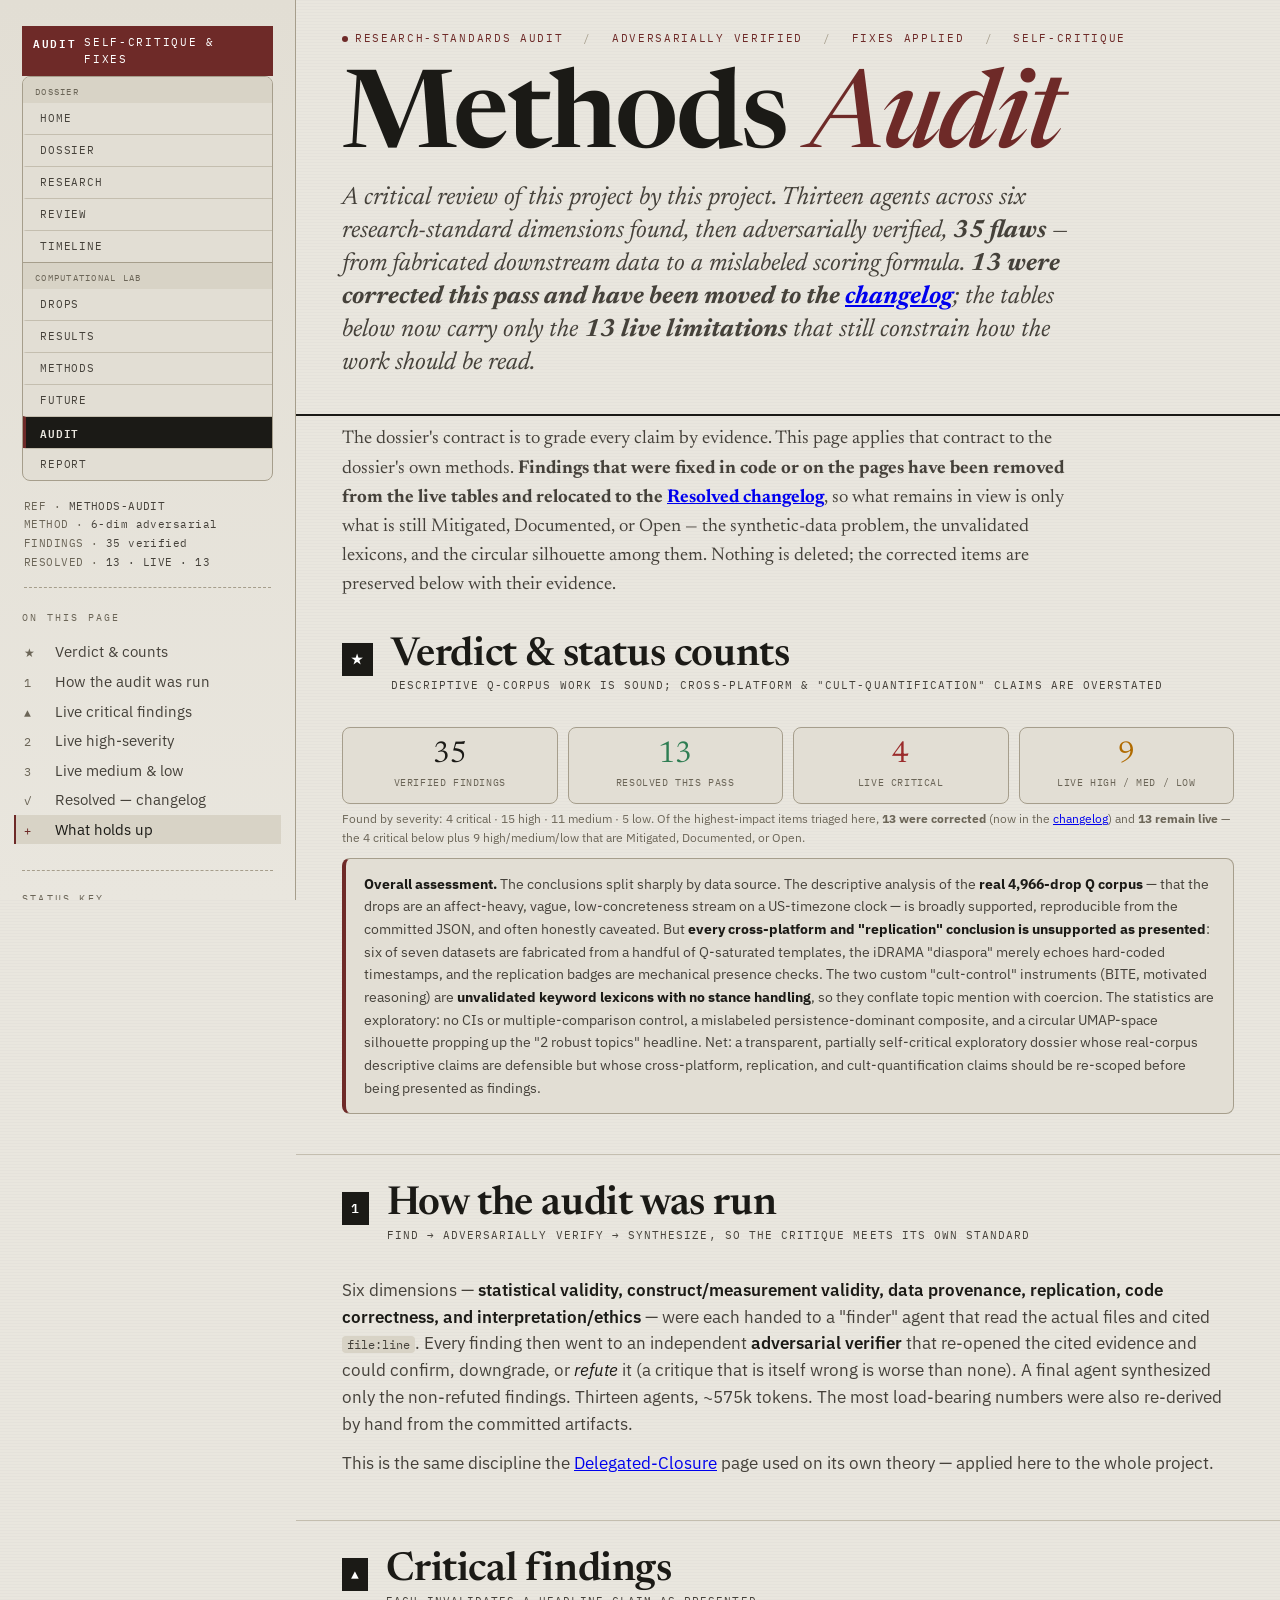
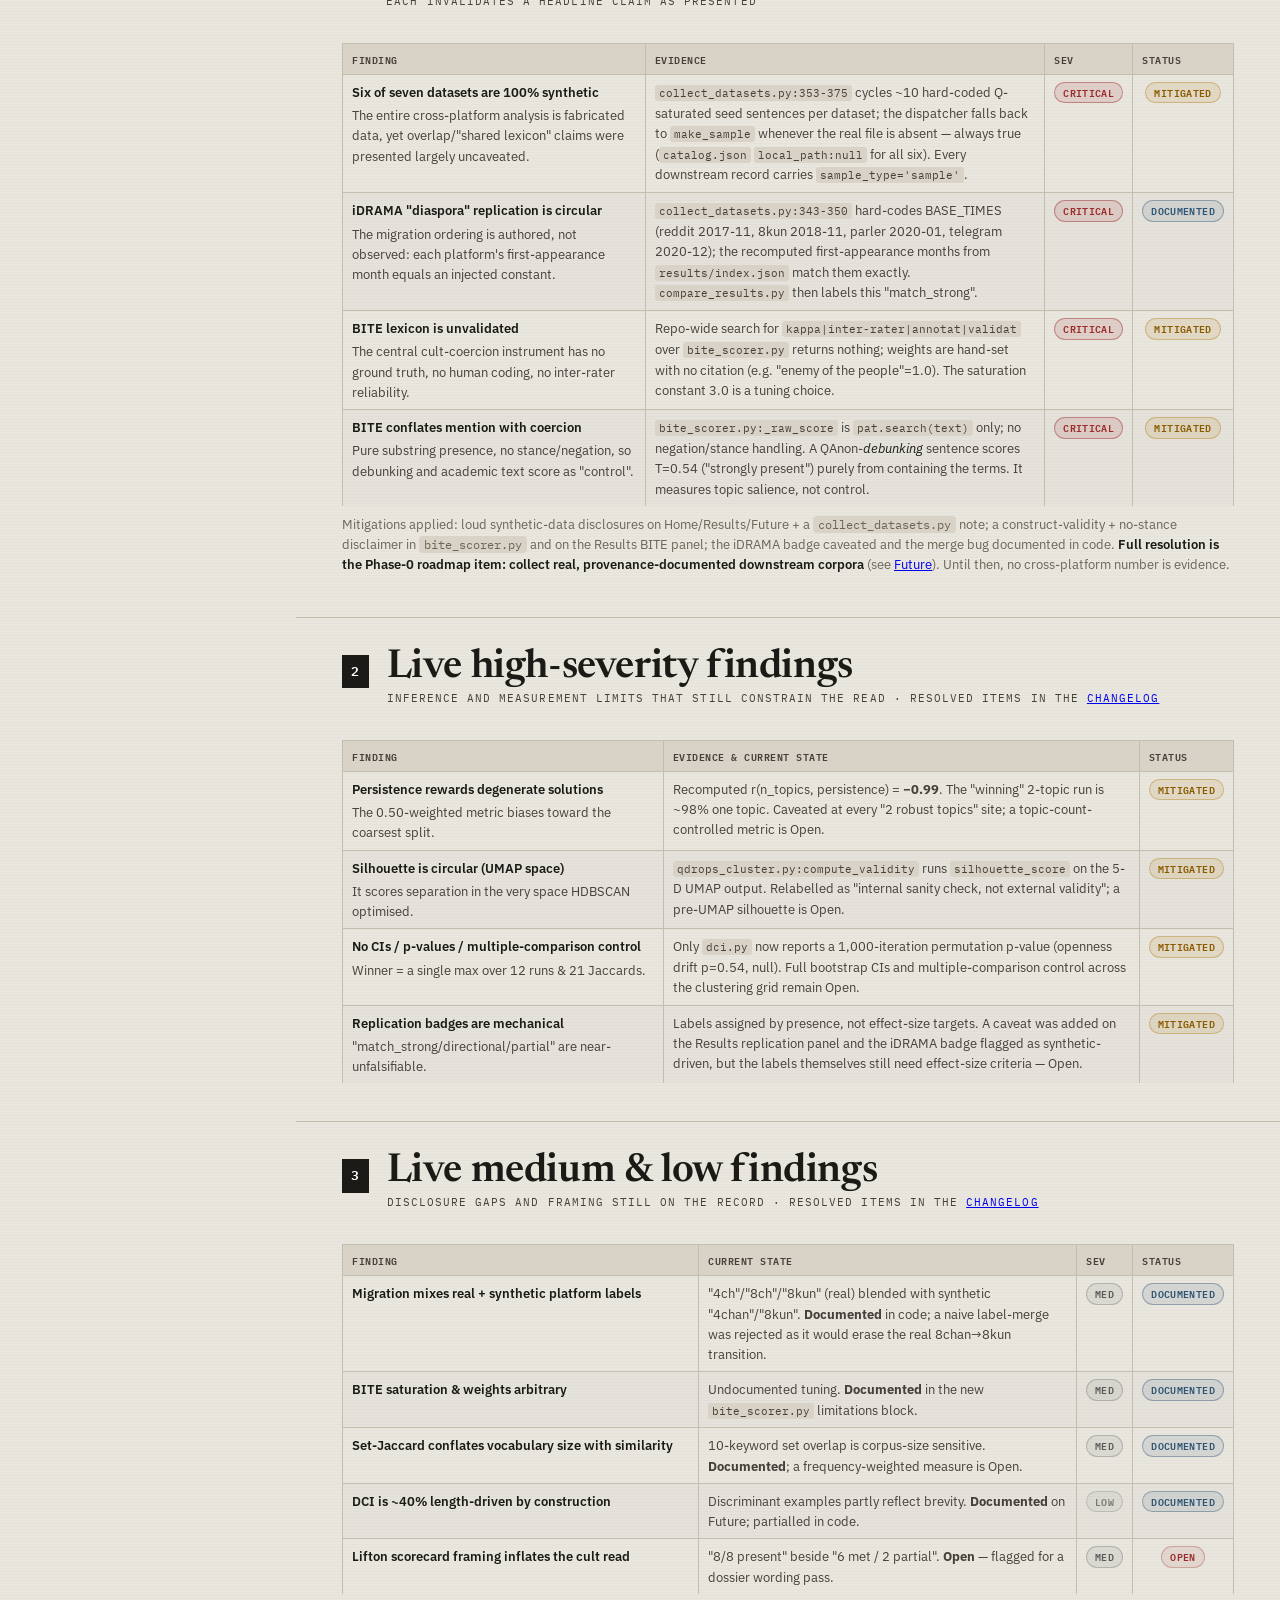
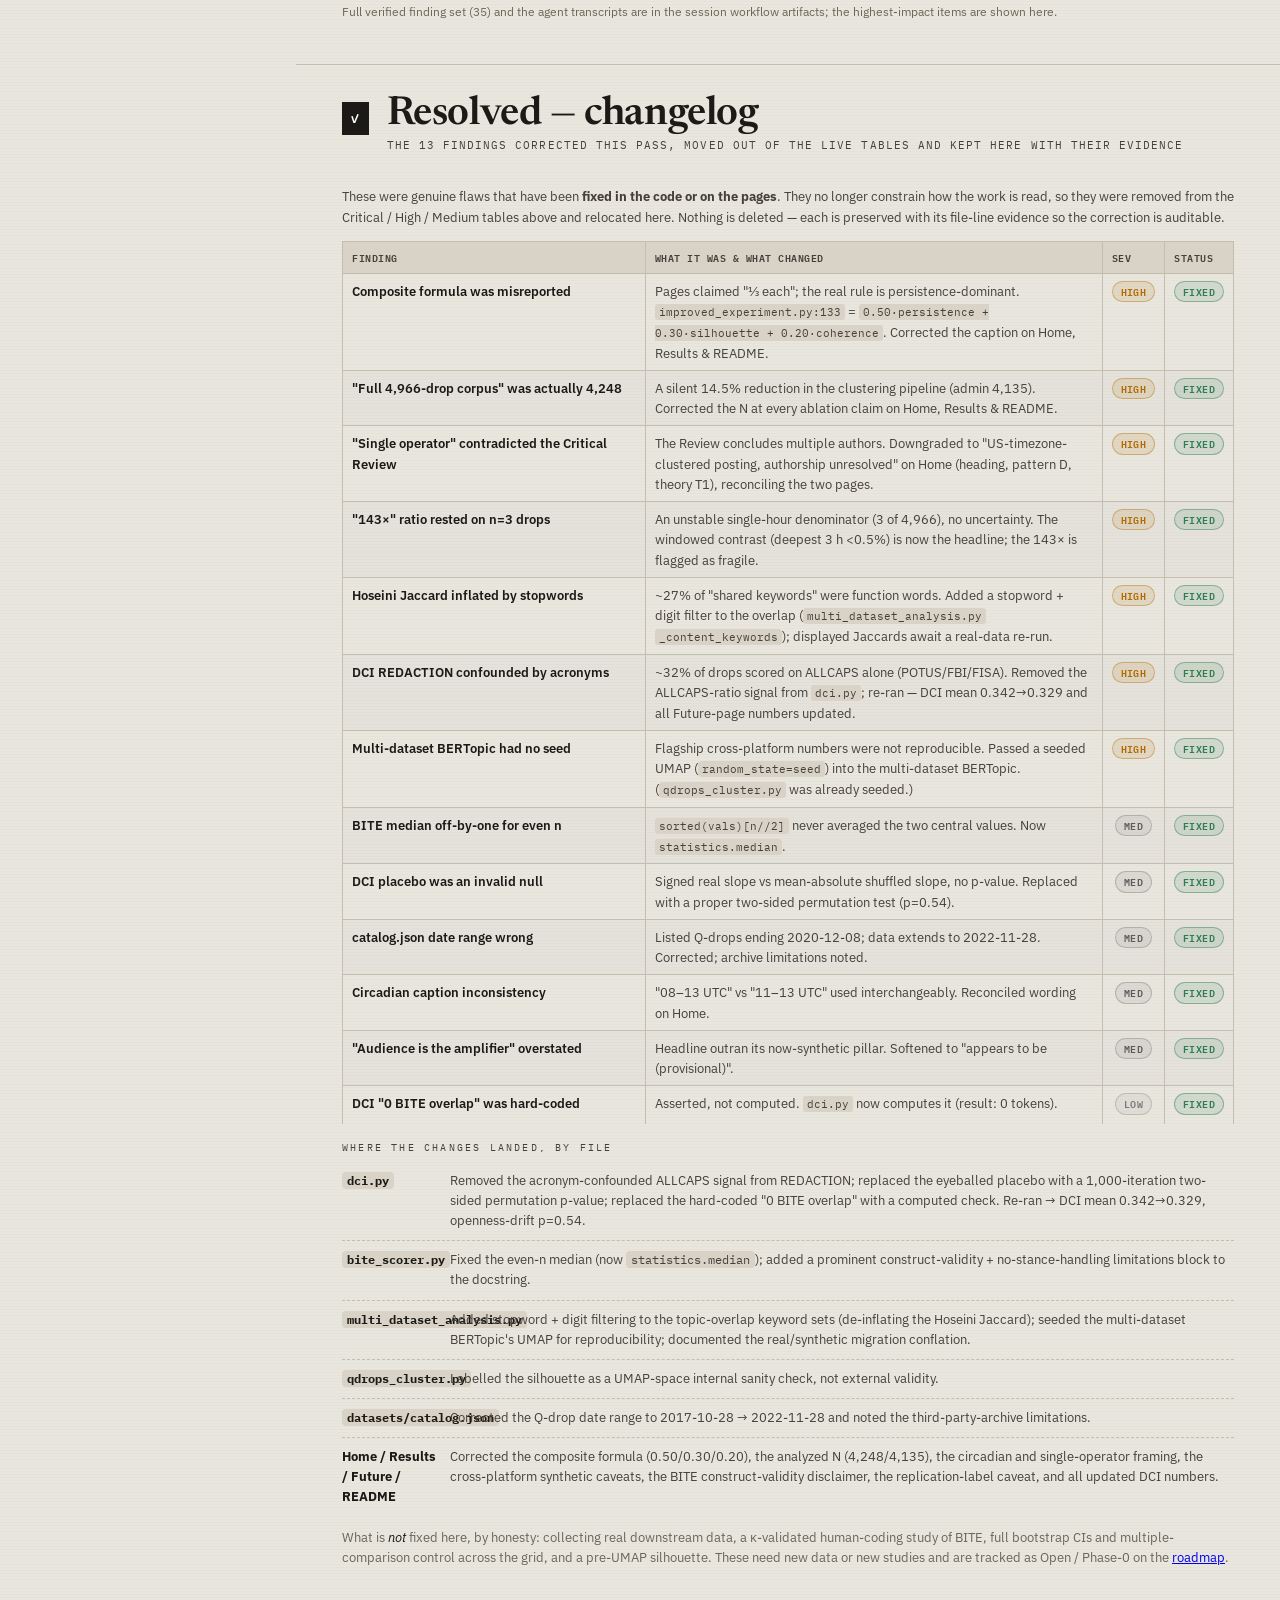
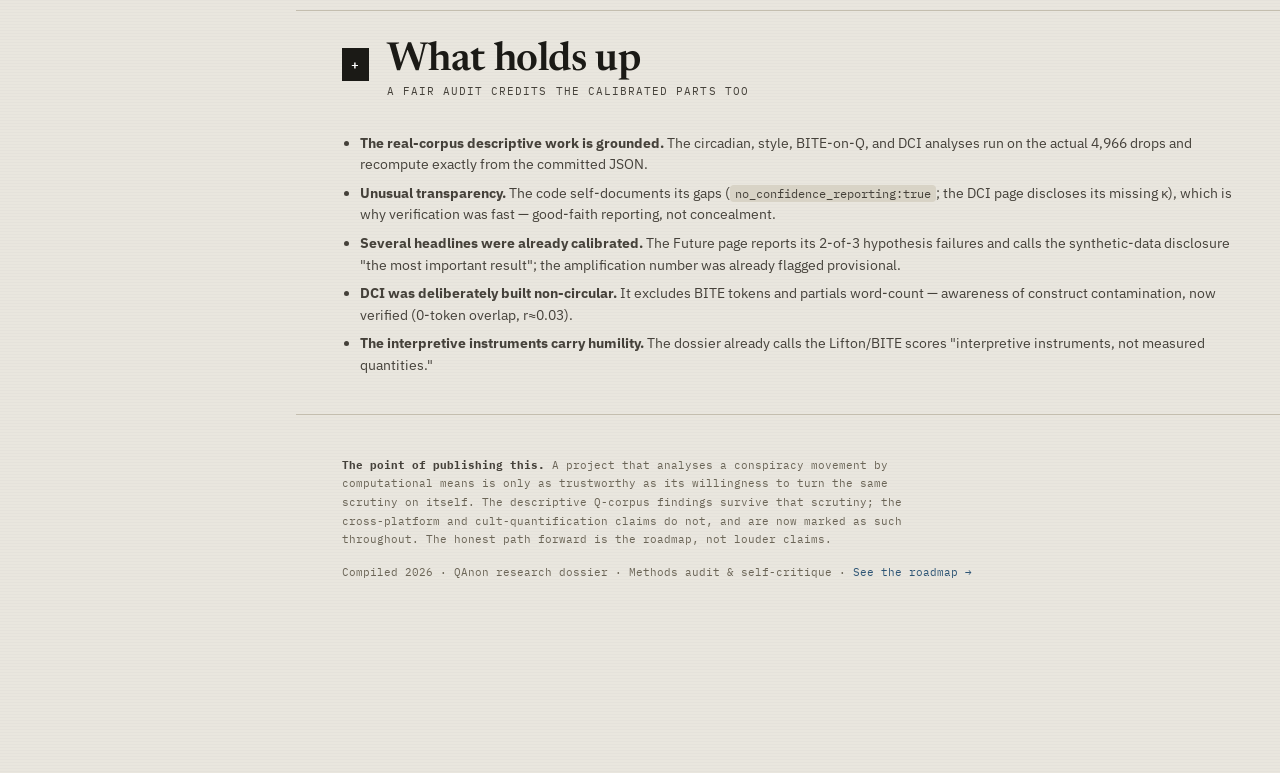
<file: audit.html>
<!DOCTYPE html>
<html lang="en">
<head>
<meta charset="UTF-8">
<meta name="viewport" content="width=device-width, initial-scale=1.0">
<title>Methods Audit · Self-Critique &amp; Fixes · QAnon Research</title>
<meta name="description" content="A research-standards self-audit of this QAnon dossier and computational lab: 35 adversarially-verified flaws across data provenance, construct validity, statistics, replication, code, and interpretation — with the fix status of each.">
<link rel="preconnect" href="https://fonts.googleapis.com">
<link rel="preconnect" href="https://fonts.gstatic.com" crossorigin>
<link href="https://fonts.googleapis.com/css2?family=Newsreader:ital,opsz,wght@0,6..72,400;0,6..72,500;0,6..72,600;1,6..72,400;1,6..72,500&family=IBM+Plex+Mono:ital,wght@0,400;0,500;0,600;1,400&family=IBM+Plex+Sans:wght@400;500;600&display=swap" rel="stylesheet">
<link rel="stylesheet" href="assets/style.css">
<style>
  .kpis{display:grid;grid-template-columns:repeat(4,1fr);gap:10px;margin:8px 0}
  .kpis>div{border:1px solid var(--rule-2);border-radius:8px;background:var(--paper-2);padding:12px 14px;text-align:center}
  .kpis .v{font-family:var(--serif);font-size:30px;line-height:1;color:var(--ink)}
  .kpis .k{font-family:var(--mono);font-size:10px;letter-spacing:.06em;text-transform:uppercase;color:var(--ink-3);margin-top:5px}
  .kpis .crit .v{color:#9b2c2c}.kpis .high .v{color:#b06b00}
  .assess{border:1px solid var(--rule-2);border-left:4px solid var(--accent);background:var(--paper-2);border-radius:8px;padding:14px 18px;margin:10px 0;font-size:14px;line-height:1.62;color:var(--ink-2)}
  .assess b{color:var(--ink)}
  .pill{font-family:var(--mono);font-size:9.5px;font-weight:600;letter-spacing:.04em;text-transform:uppercase;padding:2px 8px;border-radius:20px;white-space:nowrap;display:inline-block}
  .sev-crit{background:rgba(155,44,44,.12);color:#9b2c2c;border:1px solid rgba(155,44,44,.45)}
  .sev-high{background:rgba(176,107,0,.12);color:#b06b00;border:1px solid rgba(176,107,0,.4)}
  .sev-med{background:rgba(120,120,120,.12);color:#5b5b5b;border:1px solid rgba(120,120,120,.4)}
  .sev-low{background:rgba(120,120,120,.08);color:#7a7a7a;border:1px solid rgba(120,120,120,.3)}
  .st-fixed{background:rgba(46,125,82,.12);color:#2e7d52;border:1px solid rgba(46,125,82,.45)}
  .st-mit{background:rgba(176,124,20,.12);color:#8a5a00;border:1px solid rgba(176,124,20,.4)}
  .st-doc{background:rgba(46,85,117,.10);color:#2e5575;border:1px solid rgba(46,85,117,.4)}
  .st-open{background:rgba(155,44,44,.08);color:#9b2c2c;border:1px solid rgba(155,44,44,.3)}
  table.aud{width:100%;border-collapse:collapse;font-size:12.5px;margin:8px 0}
  table.aud th,table.aud td{border:1px solid var(--rule);padding:7px 9px;text-align:left;vertical-align:top}
  table.aud thead th{background:var(--paper-3);color:var(--ink-2);font-family:var(--mono);font-size:10px;letter-spacing:.05em;text-transform:uppercase;font-weight:600}
  table.aud td .ttl{font-weight:600;color:var(--ink);display:block;margin-bottom:3px}
  table.aud td .ev{color:var(--ink-2);line-height:1.5}
  table.aud td.c{text-align:center;white-space:nowrap}
  table.aud code{font-family:var(--mono);font-size:11px;background:var(--paper-3);padding:1px 4px;border-radius:3px}
  .legendrow{display:flex;flex-wrap:wrap;gap:8px;margin:4px 0 10px;font-family:var(--mono);font-size:10.5px;color:var(--ink-3);align-items:center}
  .fixlist{list-style:none;padding:0;margin:6px 0 0}
  .fixlist li{display:grid;grid-template-columns:96px 1fr;gap:12px;padding:9px 0;border-top:1px dashed var(--rule);font-size:13px;color:var(--ink-2);line-height:1.55}
  .fixlist li:first-child{border-top:none}
  .fixlist b{color:var(--ink)}
  .strengths{margin:6px 0 0;padding-left:18px}
  .strengths li{font-size:13.5px;color:var(--ink-2);line-height:1.6;margin-bottom:7px}
  .secbody p{color:var(--ink-2);line-height:1.62}
  .secbody code{font-family:var(--mono);font-size:12px;background:var(--paper-3);padding:1px 5px;border-radius:4px}
</style>
</head>
<body>

<button class="railtoggle" id="railtoggle" aria-label="Open contents">☰ Contents</button>
<div class="scrim" id="scrim"></div>

<div class="shell">
  <aside class="rail">
    <div class="rail-inner" id="rail">
      <div class="seal"><b>Audit</b><span>Self-critique &amp; fixes</span></div>
      <nav class="xnav">
        <span class="xgroup">Dossier</span>
        <a href="index.html">Home</a>
        <a href="dossier.html">Dossier</a>
        <a href="research.html">Research</a>
        <a href="review.html">Review</a>
        <a href="timeline.html">Timeline</a>
        <span class="xgroup">Computational lab</span>
        <a href="drops.html">Drops</a>
        <a href="results.html">Results</a>
        <a href="methods.html">Methods</a>
        <a href="future.html">Future</a>
        <a href="audit.html" class="here">Audit</a>
        <a href="report.html">Report</a>
      </nav>
      <div class="reffile">
        REF · <span>METHODS-AUDIT</span><br>
        METHOD · <span>6-dim adversarial</span><br>
        FINDINGS · <span>35 verified</span><br>
        RESOLVED · <span>13 · LIVE · 13</span>
      </div>

      <p class="railhead">On this page</p>
      <nav class="toc" id="toc">
        <a href="#verdict"><span class="n">★</span><span>Verdict &amp; counts</span></a>
        <a href="#method"><span class="n">1</span><span>How the audit was run</span></a>
        <a href="#critical"><span class="n">▲</span><span>Live critical findings</span></a>
        <a href="#high"><span class="n">2</span><span>Live high-severity</span></a>
        <a href="#medlow"><span class="n">3</span><span>Live medium &amp; low</span></a>
        <a href="#resolved"><span class="n">✓</span><span>Resolved — changelog</span></a>
        <a href="#strengths"><span class="n">+</span><span>What holds up</span></a>
      </nav>

      <div class="legend">
        <p class="railhead">Status key</p>
        <div class="row"><span class="pill st-fixed">Fixed</span><span class="def">Corrected in code/pages this pass.</span></div>
        <div class="row"><span class="pill st-mit">Mitigated</span><span class="def">Caveated/disclaimed; full fix needs more.</span></div>
        <div class="row"><span class="pill st-doc">Documented</span><span class="def">Disclosed as a known limitation.</span></div>
        <div class="row"><span class="pill st-open">Open</span><span class="def">Needs real data or a study to resolve.</span></div>
      </div>
    </div>
  </aside>

  <main>
    <header class="mast">
      <div class="classbar">
        <span><span class="dot"></span>Research-standards audit</span>
        <span class="sep">/</span><span>Adversarially verified</span>
        <span class="sep">/</span><span>Fixes applied</span>
        <span class="sep">/</span><span>Self-critique</span>
      </div>
      <h1 class="title">Methods <span class="q">Audit</span></h1>
      <p class="subtitle">A critical review of this project <em>by</em> this project. Thirteen agents across six research-standard dimensions found, then adversarially verified, <strong>35 flaws</strong> — from fabricated downstream data to a mislabeled scoring formula. <strong>13 were corrected this pass and have been moved to the <a href="#resolved">changelog</a></strong>; the tables below now carry only the <strong>13 live limitations</strong> that still constrain how the work should be read.</p>
    </header>

    <div class="pagebody">
      <p class="lede">The dossier's contract is to grade every claim by evidence. This page applies that contract to the dossier's own methods. <strong>Findings that were fixed in code or on the pages have been removed from the live tables and relocated to the <a href="#resolved">Resolved changelog</a></strong>, so what remains in view is only what is still Mitigated, Documented, or Open — the synthetic-data problem, the unvalidated lexicons, and the circular silhouette among them. Nothing is deleted; the corrected items are preserved below with their evidence.</p>
    </div>

    <!-- ★ VERDICT -->
    <section class="dz" id="verdict" style="border-top:none">
      <div class="sechd"><div class="secno">★</div>
        <div><h2 class="sech">Verdict &amp; status counts</h2>
        <p class="sectag">Descriptive Q-corpus work is sound; cross-platform &amp; "cult-quantification" claims are overstated</p></div></div>
      <div class="secbody">
        <div class="kpis">
          <div><div class="v">35</div><div class="k">Verified findings</div></div>
          <div><div class="v" style="color:#2e7d52">13</div><div class="k">Resolved this pass</div></div>
          <div class="crit"><div class="v">4</div><div class="k">Live critical</div></div>
          <div class="high"><div class="v">9</div><div class="k">Live high / med / low</div></div>
        </div>
        <p style="font-size:12px;color:var(--ink-3);margin:-2px 0 8px;line-height:1.55">Found by severity: 4 critical · 15 high · 11 medium · 5 low. Of the highest-impact items triaged here, <b>13 were corrected</b> (now in the <a href="#resolved">changelog</a>) and <b>13 remain live</b> — the 4 critical below plus 9 high/medium/low that are Mitigated, Documented, or Open.</p>
        <div class="assess">
          <b>Overall assessment.</b> The conclusions split sharply by data source. The descriptive analysis of the <b>real 4,966-drop Q corpus</b> — that the drops are an affect-heavy, vague, low-concreteness stream on a US-timezone clock — is broadly supported, reproducible from the committed JSON, and often honestly caveated. But <b>every cross-platform and "replication" conclusion is unsupported as presented</b>: six of seven datasets are fabricated from a handful of Q-saturated templates, the iDRAMA "diaspora" merely echoes hard-coded timestamps, and the replication badges are mechanical presence checks. The two custom "cult-control" instruments (BITE, motivated reasoning) are <b>unvalidated keyword lexicons with no stance handling</b>, so they conflate topic mention with coercion. The statistics are exploratory: no CIs or multiple-comparison control, a mislabeled persistence-dominant composite, and a circular UMAP-space silhouette propping up the "2 robust topics" headline. Net: a transparent, partially self-critical exploratory dossier whose real-corpus descriptive claims are defensible but whose cross-platform, replication, and cult-quantification claims should be re-scoped before being presented as findings.
        </div>
      </div>
    </section>

    <!-- 1 · METHOD -->
    <section class="dz" id="method">
      <div class="sechd"><div class="secno">1</div>
        <div><h2 class="sech">How the audit was run</h2>
        <p class="sectag">Find → adversarially verify → synthesize, so the critique meets its own standard</p></div></div>
      <div class="secbody">
        <p style="margin-top:0">Six dimensions — <strong>statistical validity, construct/measurement validity, data provenance, replication, code correctness, and interpretation/ethics</strong> — were each handed to a "finder" agent that read the actual files and cited <code>file:line</code>. Every finding then went to an independent <strong>adversarial verifier</strong> that re-opened the cited evidence and could confirm, downgrade, or <em>refute</em> it (a critique that is itself wrong is worse than none). A final agent synthesized only the non-refuted findings. Thirteen agents, ~575k tokens. The most load-bearing numbers were also re-derived by hand from the committed artifacts.</p>
        <p>This is the same discipline the <a href="future.html">Delegated-Closure</a> page used on its own theory — applied here to the whole project.</p>
      </div>
    </section>

    <!-- ▲ CRITICAL -->
    <section class="dz" id="critical">
      <div class="sechd"><div class="secno">▲</div>
        <div><h2 class="sech">Critical findings</h2>
        <p class="sectag">Each invalidates a headline claim as presented</p></div></div>
      <div class="secbody">
        <table class="aud">
          <thead><tr><th style="width:34%">Finding</th><th>Evidence</th><th class="c">Sev</th><th class="c">Status</th></tr></thead>
          <tbody>
            <tr>
              <td><span class="ttl">Six of seven datasets are 100% synthetic</span><span class="ev">The entire cross-platform analysis is fabricated data, yet overlap/"shared lexicon" claims were presented largely uncaveated.</span></td>
              <td class="ev"><code>collect_datasets.py:353-375</code> cycles ~10 hard-coded Q-saturated seed sentences per dataset; the dispatcher falls back to <code>make_sample</code> whenever the real file is absent — always true (<code>catalog.json</code> <code>local_path:null</code> for all six). Every downstream record carries <code>sample_type='sample'</code>.</td>
              <td class="c"><span class="pill sev-crit">Critical</span></td>
              <td class="c"><span class="pill st-mit">Mitigated</span></td>
            </tr>
            <tr>
              <td><span class="ttl">iDRAMA "diaspora" replication is circular</span><span class="ev">The migration ordering is authored, not observed: each platform's first-appearance month equals an injected constant.</span></td>
              <td class="ev"><code>collect_datasets.py:343-350</code> hard-codes BASE_TIMES (reddit 2017-11, 8kun 2018-11, parler 2020-01, telegram 2020-12); the recomputed first-appearance months from <code>results/index.json</code> match them exactly. <code>compare_results.py</code> then labels this "match_strong".</td>
              <td class="c"><span class="pill sev-crit">Critical</span></td>
              <td class="c"><span class="pill st-doc">Documented</span></td>
            </tr>
            <tr>
              <td><span class="ttl">BITE lexicon is unvalidated</span><span class="ev">The central cult-coercion instrument has no ground truth, no human coding, no inter-rater reliability.</span></td>
              <td class="ev">Repo-wide search for <code>kappa|inter-rater|annotat|validat</code> over <code>bite_scorer.py</code> returns nothing; weights are hand-set with no citation (e.g. "enemy of the people"=1.0). The saturation constant 3.0 is a tuning choice.</td>
              <td class="c"><span class="pill sev-crit">Critical</span></td>
              <td class="c"><span class="pill st-mit">Mitigated</span></td>
            </tr>
            <tr>
              <td><span class="ttl">BITE conflates mention with coercion</span><span class="ev">Pure substring presence, no stance/negation, so debunking and academic text score as "control".</span></td>
              <td class="ev"><code>bite_scorer.py:_raw_score</code> is <code>pat.search(text)</code> only; no negation/stance handling. A QAnon-<em>debunking</em> sentence scores T=0.54 ("strongly present") purely from containing the terms. It measures topic salience, not control.</td>
              <td class="c"><span class="pill sev-crit">Critical</span></td>
              <td class="c"><span class="pill st-mit">Mitigated</span></td>
            </tr>
          </tbody>
        </table>
        <p style="font-size:12.5px;color:var(--ink-3);line-height:1.6">Mitigations applied: loud synthetic-data disclosures on Home/Results/Future + a <code>collect_datasets.py</code> note; a construct-validity + no-stance disclaimer in <code>bite_scorer.py</code> and on the Results BITE panel; the iDRAMA badge caveated and the merge bug documented in code. <strong>Full resolution is the Phase-0 roadmap item: collect real, provenance-documented downstream corpora</strong> (see <a href="future.html#roadmap">Future</a>). Until then, no cross-platform number is evidence.</p>
      </div>
    </section>

    <!-- 2 · HIGH -->
    <section class="dz" id="high">
      <div class="sechd"><div class="secno">2</div>
        <div><h2 class="sech">Live high-severity findings</h2>
        <p class="sectag">Inference and measurement limits that still constrain the read · resolved items in the <a href="#resolved">changelog</a></p></div></div>
      <div class="secbody">
        <table class="aud">
          <thead><tr><th style="width:36%">Finding</th><th>Evidence &amp; current state</th><th class="c">Status</th></tr></thead>
          <tbody>
            <tr><td><span class="ttl">Persistence rewards degenerate solutions</span><span class="ev">The 0.50-weighted metric biases toward the coarsest split.</span></td><td class="ev">Recomputed r(n_topics, persistence) = <b>−0.99</b>. The "winning" 2-topic run is ~98% one topic. Caveated at every "2 robust topics" site; a topic-count-controlled metric is Open.</td><td class="c"><span class="pill st-mit">Mitigated</span></td></tr>
            <tr><td><span class="ttl">Silhouette is circular (UMAP space)</span><span class="ev">It scores separation in the very space HDBSCAN optimised.</span></td><td class="ev"><code>qdrops_cluster.py:compute_validity</code> runs <code>silhouette_score</code> on the 5-D UMAP output. Relabelled as "internal sanity check, not external validity"; a pre-UMAP silhouette is Open.</td><td class="c"><span class="pill st-mit">Mitigated</span></td></tr>
            <tr><td><span class="ttl">No CIs / p-values / multiple-comparison control</span><span class="ev">Winner = a single max over 12 runs &amp; 21 Jaccards.</span></td><td class="ev">Only <code>dci.py</code> now reports a 1,000-iteration permutation p-value (openness drift p=0.54, null). Full bootstrap CIs and multiple-comparison control across the clustering grid remain Open.</td><td class="c"><span class="pill st-mit">Mitigated</span></td></tr>
            <tr><td><span class="ttl">Replication badges are mechanical</span><span class="ev">"match_strong/directional/partial" are near-unfalsifiable.</span></td><td class="ev">Labels assigned by presence, not effect-size targets. A caveat was added on the Results replication panel and the iDRAMA badge flagged as synthetic-driven, but the labels themselves still need effect-size criteria — Open.</td><td class="c"><span class="pill st-mit">Mitigated</span></td></tr>
          </tbody>
        </table>
      </div>
    </section>

    <!-- 3 · MEDIUM & LOW -->
    <section class="dz" id="medlow">
      <div class="sechd"><div class="secno">3</div>
        <div><h2 class="sech">Live medium &amp; low findings</h2>
        <p class="sectag">Disclosure gaps and framing still on the record · resolved items in the <a href="#resolved">changelog</a></p></div></div>
      <div class="secbody">
        <table class="aud">
          <thead><tr><th style="width:40%">Finding</th><th>Current state</th><th class="c">Sev</th><th class="c">Status</th></tr></thead>
          <tbody>
            <tr><td><span class="ttl">Migration mixes real + synthetic platform labels</span></td><td class="ev">"4ch"/"8ch"/"8kun" (real) blended with synthetic "4chan"/"8kun". <b>Documented</b> in code; a naive label-merge was rejected as it would erase the real 8chan→8kun transition.</td><td class="c"><span class="pill sev-med">Med</span></td><td class="c"><span class="pill st-doc">Documented</span></td></tr>
            <tr><td><span class="ttl">BITE saturation &amp; weights arbitrary</span></td><td class="ev">Undocumented tuning. <b>Documented</b> in the new <code>bite_scorer.py</code> limitations block.</td><td class="c"><span class="pill sev-med">Med</span></td><td class="c"><span class="pill st-doc">Documented</span></td></tr>
            <tr><td><span class="ttl">Set-Jaccard conflates vocabulary size with similarity</span></td><td class="ev">10-keyword set overlap is corpus-size sensitive. <b>Documented</b>; a frequency-weighted measure is Open.</td><td class="c"><span class="pill sev-med">Med</span></td><td class="c"><span class="pill st-doc">Documented</span></td></tr>
            <tr><td><span class="ttl">DCI is ~40% length-driven by construction</span></td><td class="ev">Discriminant examples partly reflect brevity. <b>Documented</b> on Future; partialled in code.</td><td class="c"><span class="pill sev-low">Low</span></td><td class="c"><span class="pill st-doc">Documented</span></td></tr>
            <tr><td><span class="ttl">Lifton scorecard framing inflates the cult read</span></td><td class="ev">"8/8 present" beside "6 met / 2 partial". <b>Open</b> — flagged for a dossier wording pass.</td><td class="c"><span class="pill sev-med">Med</span></td><td class="c"><span class="pill st-open">Open</span></td></tr>
          </tbody>
        </table>
        <p style="font-size:12px;color:var(--ink-3)">Full verified finding set (35) and the agent transcripts are in the session workflow artifacts; the highest-impact items are shown here.</p>
      </div>
    </section>

    <!-- ✓ RESOLVED -->
    <section class="dz" id="resolved">
      <div class="sechd"><div class="secno">✓</div>
        <div><h2 class="sech">Resolved — changelog</h2>
        <p class="sectag">The 13 findings corrected this pass, moved out of the live tables and kept here with their evidence</p></div></div>
      <div class="secbody">
        <p style="margin-top:0;font-size:13px;color:var(--ink-2);line-height:1.6">These were genuine flaws that have been <b>fixed in the code or on the pages</b>. They no longer constrain how the work is read, so they were removed from the Critical / High / Medium tables above and relocated here. Nothing is deleted — each is preserved with its file-line evidence so the correction is auditable.</p>
        <table class="aud">
          <thead><tr><th style="width:34%">Finding</th><th>What it was &amp; what changed</th><th class="c">Sev</th><th class="c">Status</th></tr></thead>
          <tbody>
            <tr><td><span class="ttl">Composite formula was misreported</span></td><td class="ev">Pages claimed "⅓ each"; the real rule is persistence-dominant. <code>improved_experiment.py:133</code> = <code>0.50·persistence + 0.30·silhouette + 0.20·coherence</code>. Corrected the caption on Home, Results &amp; README.</td><td class="c"><span class="pill sev-high">High</span></td><td class="c"><span class="pill st-fixed">Fixed</span></td></tr>
            <tr><td><span class="ttl">"Full 4,966-drop corpus" was actually 4,248</span></td><td class="ev">A silent 14.5% reduction in the clustering pipeline (admin 4,135). Corrected the N at every ablation claim on Home, Results &amp; README.</td><td class="c"><span class="pill sev-high">High</span></td><td class="c"><span class="pill st-fixed">Fixed</span></td></tr>
            <tr><td><span class="ttl">"Single operator" contradicted the Critical Review</span></td><td class="ev">The Review concludes multiple authors. Downgraded to "US-timezone-clustered posting, authorship unresolved" on Home (heading, pattern D, theory T1), reconciling the two pages.</td><td class="c"><span class="pill sev-high">High</span></td><td class="c"><span class="pill st-fixed">Fixed</span></td></tr>
            <tr><td><span class="ttl">"143×" ratio rested on n=3 drops</span></td><td class="ev">An unstable single-hour denominator (3 of 4,966), no uncertainty. The windowed contrast (deepest 3 h &lt;0.5%) is now the headline; the 143× is flagged as fragile.</td><td class="c"><span class="pill sev-high">High</span></td><td class="c"><span class="pill st-fixed">Fixed</span></td></tr>
            <tr><td><span class="ttl">Hoseini Jaccard inflated by stopwords</span></td><td class="ev">~27% of "shared keywords" were function words. Added a stopword + digit filter to the overlap (<code>multi_dataset_analysis.py</code> <code>_content_keywords</code>); displayed Jaccards await a real-data re-run.</td><td class="c"><span class="pill sev-high">High</span></td><td class="c"><span class="pill st-fixed">Fixed</span></td></tr>
            <tr><td><span class="ttl">DCI REDACTION confounded by acronyms</span></td><td class="ev">~32% of drops scored on ALLCAPS alone (POTUS/FBI/FISA). Removed the ALLCAPS-ratio signal from <code>dci.py</code>; re-ran — DCI mean 0.342→0.329 and all Future-page numbers updated.</td><td class="c"><span class="pill sev-high">High</span></td><td class="c"><span class="pill st-fixed">Fixed</span></td></tr>
            <tr><td><span class="ttl">Multi-dataset BERTopic had no seed</span></td><td class="ev">Flagship cross-platform numbers were not reproducible. Passed a seeded UMAP (<code>random_state=seed</code>) into the multi-dataset BERTopic. (<code>qdrops_cluster.py</code> was already seeded.)</td><td class="c"><span class="pill sev-high">High</span></td><td class="c"><span class="pill st-fixed">Fixed</span></td></tr>
            <tr><td><span class="ttl">BITE median off-by-one for even n</span></td><td class="ev"><code>sorted(vals)[n//2]</code> never averaged the two central values. Now <code>statistics.median</code>.</td><td class="c"><span class="pill sev-med">Med</span></td><td class="c"><span class="pill st-fixed">Fixed</span></td></tr>
            <tr><td><span class="ttl">DCI placebo was an invalid null</span></td><td class="ev">Signed real slope vs mean-absolute shuffled slope, no p-value. Replaced with a proper two-sided permutation test (p=0.54).</td><td class="c"><span class="pill sev-med">Med</span></td><td class="c"><span class="pill st-fixed">Fixed</span></td></tr>
            <tr><td><span class="ttl">catalog.json date range wrong</span></td><td class="ev">Listed Q-drops ending 2020-12-08; data extends to 2022-11-28. Corrected; archive limitations noted.</td><td class="c"><span class="pill sev-med">Med</span></td><td class="c"><span class="pill st-fixed">Fixed</span></td></tr>
            <tr><td><span class="ttl">Circadian caption inconsistency</span></td><td class="ev">"08–13 UTC" vs "11–13 UTC" used interchangeably. Reconciled wording on Home.</td><td class="c"><span class="pill sev-med">Med</span></td><td class="c"><span class="pill st-fixed">Fixed</span></td></tr>
            <tr><td><span class="ttl">"Audience is the amplifier" overstated</span></td><td class="ev">Headline outran its now-synthetic pillar. Softened to "appears to be (provisional)".</td><td class="c"><span class="pill sev-med">Med</span></td><td class="c"><span class="pill st-fixed">Fixed</span></td></tr>
            <tr><td><span class="ttl">DCI "0 BITE overlap" was hard-coded</span></td><td class="ev">Asserted, not computed. <code>dci.py</code> now computes it (result: 0 tokens).</td><td class="c"><span class="pill sev-low">Low</span></td><td class="c"><span class="pill st-fixed">Fixed</span></td></tr>
          </tbody>
        </table>
        <p class="railhead" style="margin:16px 0 4px">Where the changes landed, by file</p>
        <ul class="fixlist">
          <li><b><code>dci.py</code></b><span>Removed the acronym-confounded ALLCAPS signal from REDACTION; replaced the eyeballed placebo with a 1,000-iteration two-sided permutation p-value; replaced the hard-coded "0 BITE overlap" with a computed check. Re-ran → DCI mean 0.342→0.329, openness-drift p=0.54.</span></li>
          <li><b><code>bite_scorer.py</code></b><span>Fixed the even-n median (now <code>statistics.median</code>); added a prominent construct-validity + no-stance-handling limitations block to the docstring.</span></li>
          <li><b><code>multi_dataset_analysis.py</code></b><span>Added stopword + digit filtering to the topic-overlap keyword sets (de-inflating the Hoseini Jaccard); seeded the multi-dataset BERTopic's UMAP for reproducibility; documented the real/synthetic migration conflation.</span></li>
          <li><b><code>qdrops_cluster.py</code></b><span>Labelled the silhouette as a UMAP-space internal sanity check, not external validity.</span></li>
          <li><b><code>datasets/catalog.json</code></b><span>Corrected the Q-drop date range to 2017-10-28 → 2022-11-28 and noted the third-party-archive limitations.</span></li>
          <li><b>Home / Results / Future / README</b><span>Corrected the composite formula (0.50/0.30/0.20), the analyzed N (4,248/4,135), the circadian and single-operator framing, the cross-platform synthetic caveats, the BITE construct-validity disclaimer, the replication-label caveat, and all updated DCI numbers.</span></li>
        </ul>
        <p style="font-size:12.5px;color:var(--ink-3);margin-top:10px">What is <em>not</em> fixed here, by honesty: collecting real downstream data, a κ-validated human-coding study of BITE, full bootstrap CIs and multiple-comparison control across the grid, and a pre-UMAP silhouette. These need new data or new studies and are tracked as Open / Phase-0 on the <a href="future.html#roadmap">roadmap</a>.</p>
      </div>
    </section>

    <!-- + STRENGTHS -->
    <section class="dz" id="strengths">
      <div class="sechd"><div class="secno">+</div>
        <div><h2 class="sech">What holds up</h2>
        <p class="sectag">A fair audit credits the calibrated parts too</p></div></div>
      <div class="secbody">
        <ul class="strengths">
          <li><b>The real-corpus descriptive work is grounded.</b> The circadian, style, BITE-on-Q, and DCI analyses run on the actual 4,966 drops and recompute exactly from the committed JSON.</li>
          <li><b>Unusual transparency.</b> The code self-documents its gaps (<code>no_confidence_reporting:true</code>; the DCI page discloses its missing κ), which is why verification was fast — good-faith reporting, not concealment.</li>
          <li><b>Several headlines were already calibrated.</b> The Future page reports its 2-of-3 hypothesis failures and calls the synthetic-data disclosure "the most important result"; the amplification number was already flagged provisional.</li>
          <li><b>DCI was deliberately built non-circular.</b> It excludes BITE tokens and partials word-count — awareness of construct contamination, now verified (0-token overlap, r≈0.03).</li>
          <li><b>The interpretive instruments carry humility.</b> The dossier already calls the Lifton/BITE scores "interpretive instruments, not measured quantities."</li>
        </ul>
      </div>
    </section>

    <div class="foot">
      <p class="disc"><b>The point of publishing this.</b> A project that analyses a conspiracy movement by computational means is only as trustworthy as its willingness to turn the same scrutiny on itself. The descriptive Q-corpus findings survive that scrutiny; the cross-platform and cult-quantification claims do not, and are now marked as such throughout. The honest path forward is the roadmap, not louder claims.</p>
      <p style="margin-top:14px">Compiled 2026 · QAnon research dossier · Methods audit &amp; self-critique · <a href="future.html" style="color:var(--rep);text-decoration:none">See the roadmap →</a></p>
    </div>

  </main>
</div>

<script src="assets/app.js"></script>
</body>
</html>
</file>
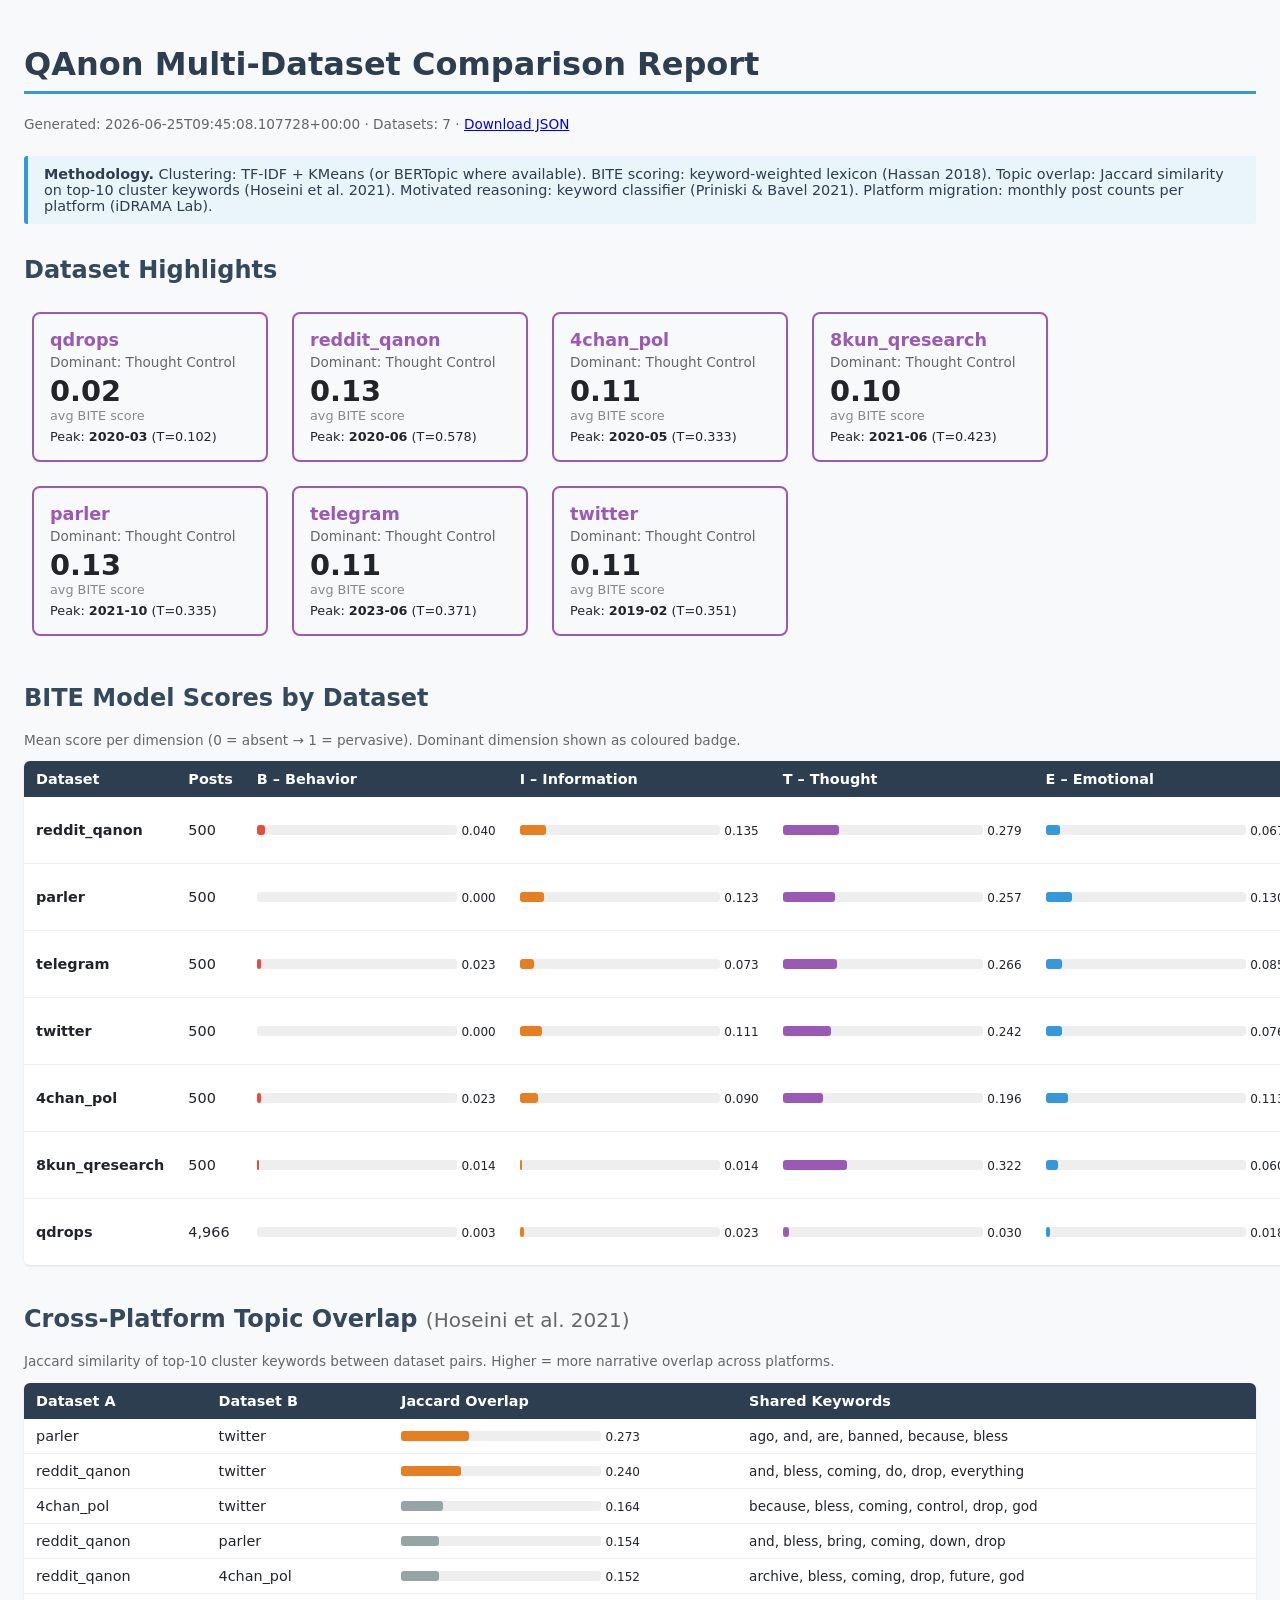
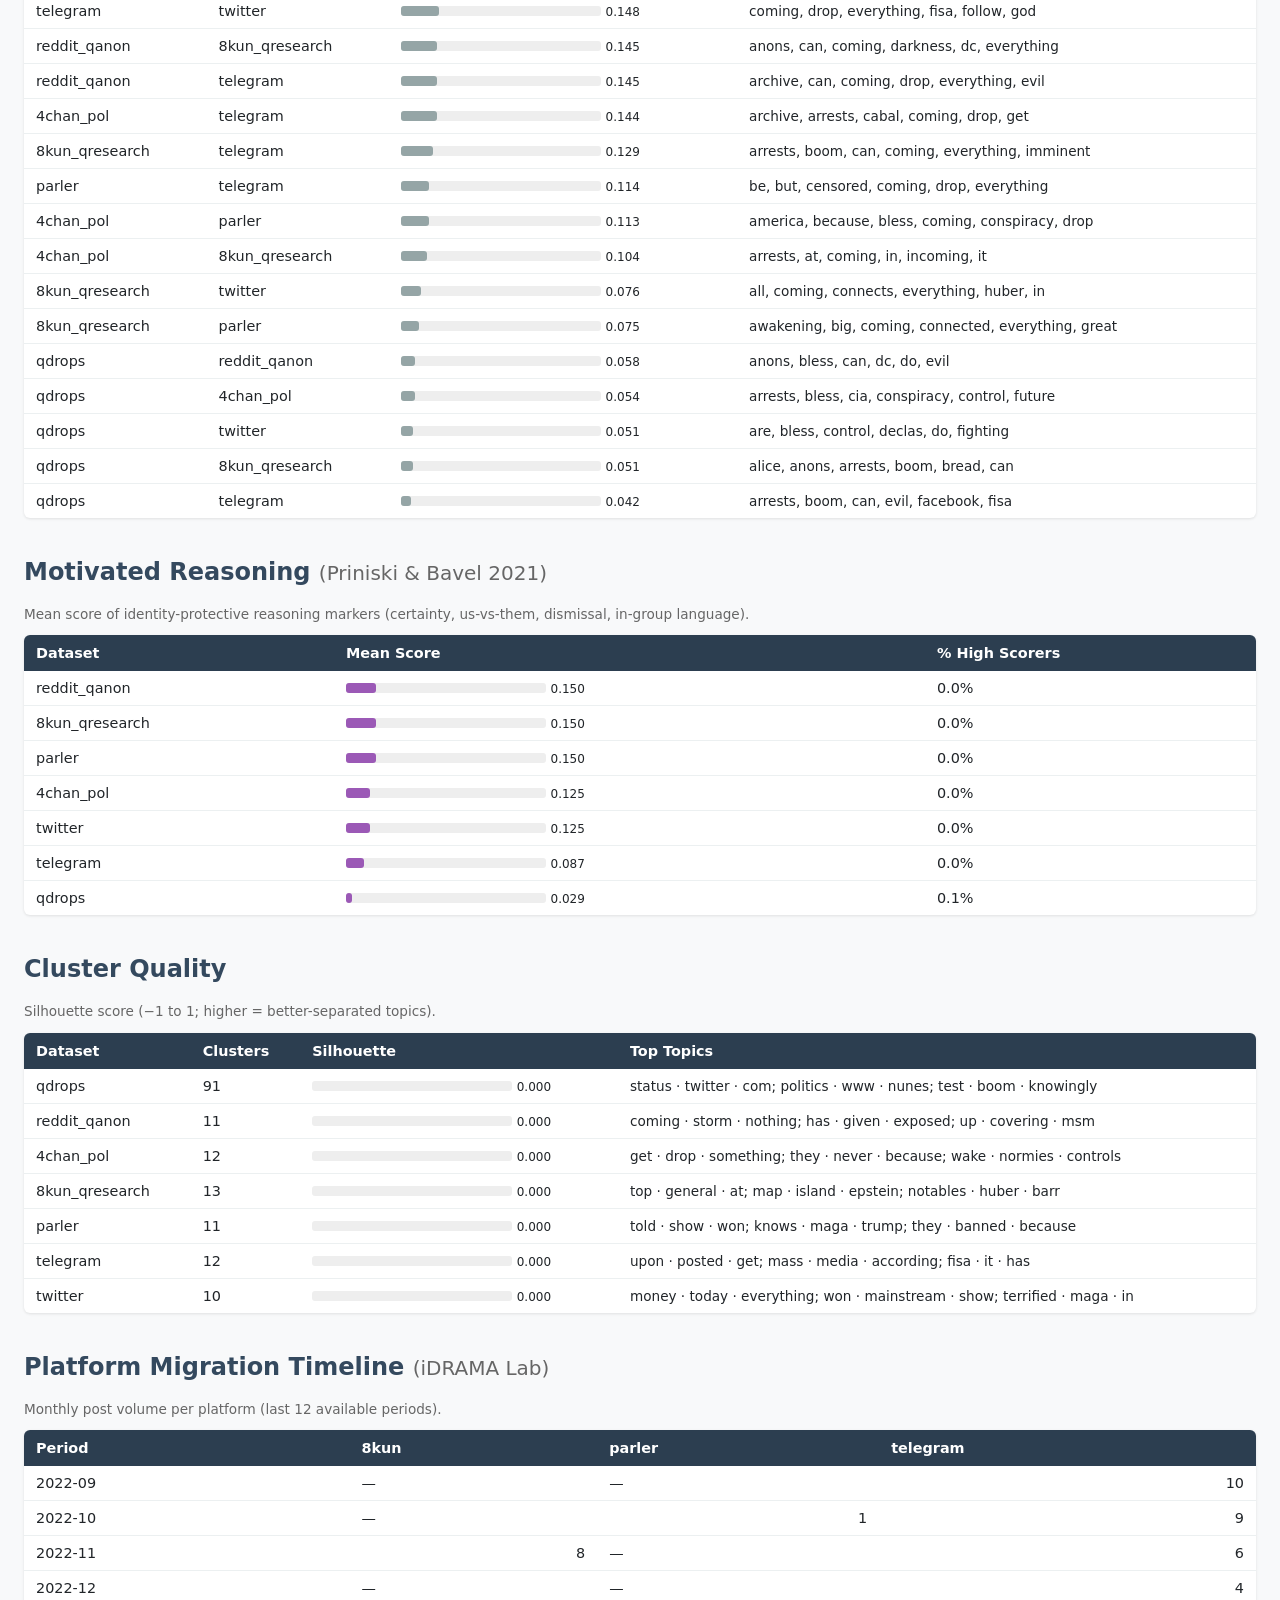
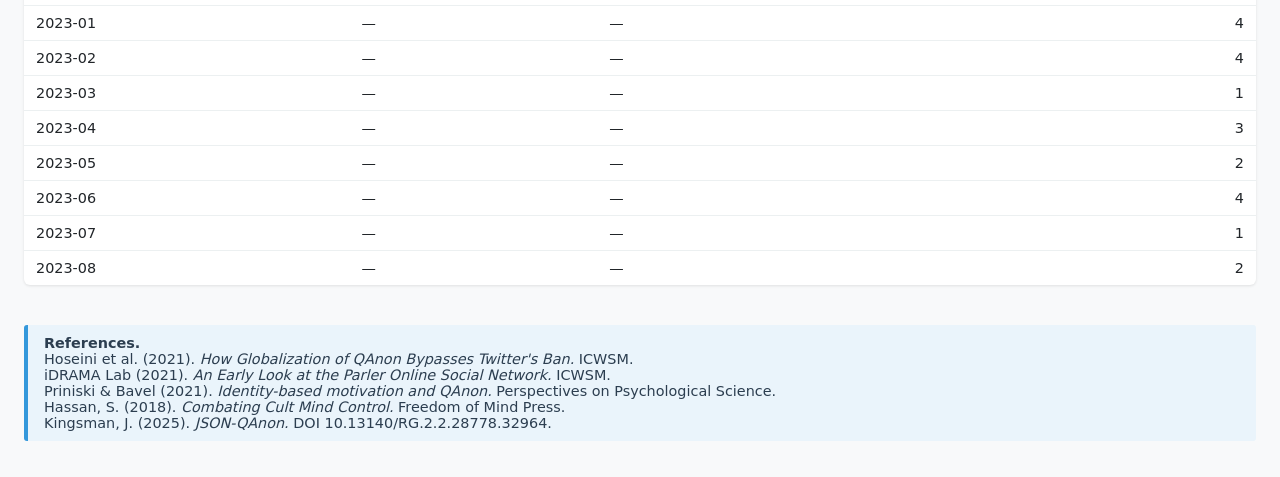
<file: compare_results.html>
<!DOCTYPE html>
<html lang="en">
<head>
<meta charset="UTF-8">
<title>Cross-Dataset Comparison — QAnon NLP Analysis</title>
<style>
  body{font-family:system-ui,sans-serif;margin:0;padding:24px;background:#f8f9fa;color:#212529}
  h1{color:#2c3e50;border-bottom:3px solid #3498db;padding-bottom:8px}
  h2{color:#34495e;margin-top:32px}
  table{border-collapse:collapse;width:100%;background:#fff;
        box-shadow:0 1px 3px rgba(0,0,0,.1);border-radius:6px;overflow:hidden}
  th{background:#2c3e50;color:#fff;padding:10px 12px;text-align:left;font-size:.9em}
  td{padding:9px 12px;border-bottom:1px solid #ecf0f1;font-size:.9em}
  tr:last-child td{border-bottom:none}
  tr:hover td{background:#f8f9fa}
  .meta{color:#666;font-size:.85em;margin-bottom:24px}
  .section{margin-bottom:40px}
  .note{background:#eaf4fb;border-left:4px solid #3498db;padding:10px 16px;
         border-radius:3px;font-size:.9em;color:#2c3e50;margin:12px 0}
</style>
</head>
<body>
<h1>QAnon Multi-Dataset Comparison Report</h1>
<p class="meta">
  Generated: 2026-06-25T09:45:08.107728+00:00 ·
  Datasets: 7 ·
  <a href="compare_results.json">Download JSON</a>
</p>

<div class="note">
  <strong>Methodology.</strong> Clustering: TF-IDF + KMeans (or BERTopic where available).
  BITE scoring: keyword-weighted lexicon (Hassan 2018). Topic overlap: Jaccard similarity
  on top-10 cluster keywords (Hoseini et al. 2021). Motivated reasoning: keyword classifier
  (Priniski &amp; Bavel 2021). Platform migration: monthly post counts per platform (iDRAMA Lab).
</div>

<div class="section">
<h2>Dataset Highlights</h2>
<div style="display:flex;flex-wrap:wrap;gap:8px">

<div style="border:2px solid #9b59b6;border-radius:8px;padding:16px;margin:8px;
            min-width:200px;max-width:260px;display:inline-block;vertical-align:top">
  <div style="font-size:1.1em;font-weight:bold;color:#9b59b6">qdrops</div>
  <div style="font-size:0.85em;color:#666;margin:4px 0">Dominant: Thought Control</div>
  <div style="font-size:1.8em;font-weight:bold">0.02</div>
  <div style="font-size:0.8em;color:#888">avg BITE score</div>
  <div style="font-size:0.8em;margin-top:6px">
    Peak: <strong>2020-03</strong>
    (T=0.102)
  </div>
</div>
<div style="border:2px solid #9b59b6;border-radius:8px;padding:16px;margin:8px;
            min-width:200px;max-width:260px;display:inline-block;vertical-align:top">
  <div style="font-size:1.1em;font-weight:bold;color:#9b59b6">reddit_qanon</div>
  <div style="font-size:0.85em;color:#666;margin:4px 0">Dominant: Thought Control</div>
  <div style="font-size:1.8em;font-weight:bold">0.13</div>
  <div style="font-size:0.8em;color:#888">avg BITE score</div>
  <div style="font-size:0.8em;margin-top:6px">
    Peak: <strong>2020-06</strong>
    (T=0.578)
  </div>
</div>
<div style="border:2px solid #9b59b6;border-radius:8px;padding:16px;margin:8px;
            min-width:200px;max-width:260px;display:inline-block;vertical-align:top">
  <div style="font-size:1.1em;font-weight:bold;color:#9b59b6">4chan_pol</div>
  <div style="font-size:0.85em;color:#666;margin:4px 0">Dominant: Thought Control</div>
  <div style="font-size:1.8em;font-weight:bold">0.11</div>
  <div style="font-size:0.8em;color:#888">avg BITE score</div>
  <div style="font-size:0.8em;margin-top:6px">
    Peak: <strong>2020-05</strong>
    (T=0.333)
  </div>
</div>
<div style="border:2px solid #9b59b6;border-radius:8px;padding:16px;margin:8px;
            min-width:200px;max-width:260px;display:inline-block;vertical-align:top">
  <div style="font-size:1.1em;font-weight:bold;color:#9b59b6">8kun_qresearch</div>
  <div style="font-size:0.85em;color:#666;margin:4px 0">Dominant: Thought Control</div>
  <div style="font-size:1.8em;font-weight:bold">0.10</div>
  <div style="font-size:0.8em;color:#888">avg BITE score</div>
  <div style="font-size:0.8em;margin-top:6px">
    Peak: <strong>2021-06</strong>
    (T=0.423)
  </div>
</div>
<div style="border:2px solid #9b59b6;border-radius:8px;padding:16px;margin:8px;
            min-width:200px;max-width:260px;display:inline-block;vertical-align:top">
  <div style="font-size:1.1em;font-weight:bold;color:#9b59b6">parler</div>
  <div style="font-size:0.85em;color:#666;margin:4px 0">Dominant: Thought Control</div>
  <div style="font-size:1.8em;font-weight:bold">0.13</div>
  <div style="font-size:0.8em;color:#888">avg BITE score</div>
  <div style="font-size:0.8em;margin-top:6px">
    Peak: <strong>2021-10</strong>
    (T=0.335)
  </div>
</div>
<div style="border:2px solid #9b59b6;border-radius:8px;padding:16px;margin:8px;
            min-width:200px;max-width:260px;display:inline-block;vertical-align:top">
  <div style="font-size:1.1em;font-weight:bold;color:#9b59b6">telegram</div>
  <div style="font-size:0.85em;color:#666;margin:4px 0">Dominant: Thought Control</div>
  <div style="font-size:1.8em;font-weight:bold">0.11</div>
  <div style="font-size:0.8em;color:#888">avg BITE score</div>
  <div style="font-size:0.8em;margin-top:6px">
    Peak: <strong>2023-06</strong>
    (T=0.371)
  </div>
</div>
<div style="border:2px solid #9b59b6;border-radius:8px;padding:16px;margin:8px;
            min-width:200px;max-width:260px;display:inline-block;vertical-align:top">
  <div style="font-size:1.1em;font-weight:bold;color:#9b59b6">twitter</div>
  <div style="font-size:0.85em;color:#666;margin:4px 0">Dominant: Thought Control</div>
  <div style="font-size:1.8em;font-weight:bold">0.11</div>
  <div style="font-size:0.8em;color:#888">avg BITE score</div>
  <div style="font-size:0.8em;margin-top:6px">
    Peak: <strong>2019-02</strong>
    (T=0.351)
  </div>
</div>
</div>
</div>

<div class="section">
<h2>BITE Model Scores by Dataset</h2>
<p style="font-size:.85em;color:#666">Mean score per dimension (0 = absent → 1 = pervasive).
  Dominant dimension shown as coloured badge.</p>
<table>
<tr>
  <th>Dataset</th><th>Posts</th>
  <th>B – Behavior</th><th>I – Information</th>
  <th>T – Thought</th><th>E – Emotional</th>
  <th>Total</th><th>Dominant</th>
</tr>
<tr><td><strong>reddit_qanon</strong></td><td>500</td><td style="white-space:nowrap"><div style="background:#eee;border-radius:3px;height:10px;width:200px;display:inline-block;"><div style="background:#e74c3c;width:4%;height:10px;border-radius:3px;"></div></div> <small>0.040</small></td><td style="white-space:nowrap"><div style="background:#eee;border-radius:3px;height:10px;width:200px;display:inline-block;"><div style="background:#e67e22;width:13%;height:10px;border-radius:3px;"></div></div> <small>0.135</small></td><td style="white-space:nowrap"><div style="background:#eee;border-radius:3px;height:10px;width:200px;display:inline-block;"><div style="background:#9b59b6;width:28%;height:10px;border-radius:3px;"></div></div> <small>0.279</small></td><td style="white-space:nowrap"><div style="background:#eee;border-radius:3px;height:10px;width:200px;display:inline-block;"><div style="background:#3498db;width:7%;height:10px;border-radius:3px;"></div></div> <small>0.067</small></td><td><div style="background:#eee;border-radius:3px;height:10px;width:200px;display:inline-block;"><div style="background:#3498db;width:13%;height:10px;border-radius:3px;"></div></div> <small>0.130</small></td><td><span style="background:#9b59b6;color:#fff;padding:2px 8px;border-radius:12px;font-size:0.85em">T – Thought Control</span></td></tr>
<tr><td><strong>parler</strong></td><td>500</td><td style="white-space:nowrap"><div style="background:#eee;border-radius:3px;height:10px;width:200px;display:inline-block;"><div style="background:#e74c3c;width:0%;height:10px;border-radius:3px;"></div></div> <small>0.000</small></td><td style="white-space:nowrap"><div style="background:#eee;border-radius:3px;height:10px;width:200px;display:inline-block;"><div style="background:#e67e22;width:12%;height:10px;border-radius:3px;"></div></div> <small>0.123</small></td><td style="white-space:nowrap"><div style="background:#eee;border-radius:3px;height:10px;width:200px;display:inline-block;"><div style="background:#9b59b6;width:26%;height:10px;border-radius:3px;"></div></div> <small>0.257</small></td><td style="white-space:nowrap"><div style="background:#eee;border-radius:3px;height:10px;width:200px;display:inline-block;"><div style="background:#3498db;width:13%;height:10px;border-radius:3px;"></div></div> <small>0.130</small></td><td><div style="background:#eee;border-radius:3px;height:10px;width:200px;display:inline-block;"><div style="background:#3498db;width:13%;height:10px;border-radius:3px;"></div></div> <small>0.128</small></td><td><span style="background:#9b59b6;color:#fff;padding:2px 8px;border-radius:12px;font-size:0.85em">T – Thought Control</span></td></tr>
<tr><td><strong>telegram</strong></td><td>500</td><td style="white-space:nowrap"><div style="background:#eee;border-radius:3px;height:10px;width:200px;display:inline-block;"><div style="background:#e74c3c;width:2%;height:10px;border-radius:3px;"></div></div> <small>0.023</small></td><td style="white-space:nowrap"><div style="background:#eee;border-radius:3px;height:10px;width:200px;display:inline-block;"><div style="background:#e67e22;width:7%;height:10px;border-radius:3px;"></div></div> <small>0.073</small></td><td style="white-space:nowrap"><div style="background:#eee;border-radius:3px;height:10px;width:200px;display:inline-block;"><div style="background:#9b59b6;width:27%;height:10px;border-radius:3px;"></div></div> <small>0.266</small></td><td style="white-space:nowrap"><div style="background:#eee;border-radius:3px;height:10px;width:200px;display:inline-block;"><div style="background:#3498db;width:8%;height:10px;border-radius:3px;"></div></div> <small>0.085</small></td><td><div style="background:#eee;border-radius:3px;height:10px;width:200px;display:inline-block;"><div style="background:#3498db;width:11%;height:10px;border-radius:3px;"></div></div> <small>0.112</small></td><td><span style="background:#9b59b6;color:#fff;padding:2px 8px;border-radius:12px;font-size:0.85em">T – Thought Control</span></td></tr>
<tr><td><strong>twitter</strong></td><td>500</td><td style="white-space:nowrap"><div style="background:#eee;border-radius:3px;height:10px;width:200px;display:inline-block;"><div style="background:#e74c3c;width:0%;height:10px;border-radius:3px;"></div></div> <small>0.000</small></td><td style="white-space:nowrap"><div style="background:#eee;border-radius:3px;height:10px;width:200px;display:inline-block;"><div style="background:#e67e22;width:11%;height:10px;border-radius:3px;"></div></div> <small>0.111</small></td><td style="white-space:nowrap"><div style="background:#eee;border-radius:3px;height:10px;width:200px;display:inline-block;"><div style="background:#9b59b6;width:24%;height:10px;border-radius:3px;"></div></div> <small>0.242</small></td><td style="white-space:nowrap"><div style="background:#eee;border-radius:3px;height:10px;width:200px;display:inline-block;"><div style="background:#3498db;width:8%;height:10px;border-radius:3px;"></div></div> <small>0.076</small></td><td><div style="background:#eee;border-radius:3px;height:10px;width:200px;display:inline-block;"><div style="background:#3498db;width:11%;height:10px;border-radius:3px;"></div></div> <small>0.107</small></td><td><span style="background:#9b59b6;color:#fff;padding:2px 8px;border-radius:12px;font-size:0.85em">T – Thought Control</span></td></tr>
<tr><td><strong>4chan_pol</strong></td><td>500</td><td style="white-space:nowrap"><div style="background:#eee;border-radius:3px;height:10px;width:200px;display:inline-block;"><div style="background:#e74c3c;width:2%;height:10px;border-radius:3px;"></div></div> <small>0.023</small></td><td style="white-space:nowrap"><div style="background:#eee;border-radius:3px;height:10px;width:200px;display:inline-block;"><div style="background:#e67e22;width:9%;height:10px;border-radius:3px;"></div></div> <small>0.090</small></td><td style="white-space:nowrap"><div style="background:#eee;border-radius:3px;height:10px;width:200px;display:inline-block;"><div style="background:#9b59b6;width:20%;height:10px;border-radius:3px;"></div></div> <small>0.196</small></td><td style="white-space:nowrap"><div style="background:#eee;border-radius:3px;height:10px;width:200px;display:inline-block;"><div style="background:#3498db;width:11%;height:10px;border-radius:3px;"></div></div> <small>0.113</small></td><td><div style="background:#eee;border-radius:3px;height:10px;width:200px;display:inline-block;"><div style="background:#3498db;width:11%;height:10px;border-radius:3px;"></div></div> <small>0.105</small></td><td><span style="background:#9b59b6;color:#fff;padding:2px 8px;border-radius:12px;font-size:0.85em">T – Thought Control</span></td></tr>
<tr><td><strong>8kun_qresearch</strong></td><td>500</td><td style="white-space:nowrap"><div style="background:#eee;border-radius:3px;height:10px;width:200px;display:inline-block;"><div style="background:#e74c3c;width:1%;height:10px;border-radius:3px;"></div></div> <small>0.014</small></td><td style="white-space:nowrap"><div style="background:#eee;border-radius:3px;height:10px;width:200px;display:inline-block;"><div style="background:#e67e22;width:1%;height:10px;border-radius:3px;"></div></div> <small>0.014</small></td><td style="white-space:nowrap"><div style="background:#eee;border-radius:3px;height:10px;width:200px;display:inline-block;"><div style="background:#9b59b6;width:32%;height:10px;border-radius:3px;"></div></div> <small>0.322</small></td><td style="white-space:nowrap"><div style="background:#eee;border-radius:3px;height:10px;width:200px;display:inline-block;"><div style="background:#3498db;width:6%;height:10px;border-radius:3px;"></div></div> <small>0.060</small></td><td><div style="background:#eee;border-radius:3px;height:10px;width:200px;display:inline-block;"><div style="background:#3498db;width:10%;height:10px;border-radius:3px;"></div></div> <small>0.103</small></td><td><span style="background:#9b59b6;color:#fff;padding:2px 8px;border-radius:12px;font-size:0.85em">T – Thought Control</span></td></tr>
<tr><td><strong>qdrops</strong></td><td>4,966</td><td style="white-space:nowrap"><div style="background:#eee;border-radius:3px;height:10px;width:200px;display:inline-block;"><div style="background:#e74c3c;width:0%;height:10px;border-radius:3px;"></div></div> <small>0.003</small></td><td style="white-space:nowrap"><div style="background:#eee;border-radius:3px;height:10px;width:200px;display:inline-block;"><div style="background:#e67e22;width:2%;height:10px;border-radius:3px;"></div></div> <small>0.023</small></td><td style="white-space:nowrap"><div style="background:#eee;border-radius:3px;height:10px;width:200px;display:inline-block;"><div style="background:#9b59b6;width:3%;height:10px;border-radius:3px;"></div></div> <small>0.030</small></td><td style="white-space:nowrap"><div style="background:#eee;border-radius:3px;height:10px;width:200px;display:inline-block;"><div style="background:#3498db;width:2%;height:10px;border-radius:3px;"></div></div> <small>0.018</small></td><td><div style="background:#eee;border-radius:3px;height:10px;width:200px;display:inline-block;"><div style="background:#3498db;width:2%;height:10px;border-radius:3px;"></div></div> <small>0.018</small></td><td><span style="background:#9b59b6;color:#fff;padding:2px 8px;border-radius:12px;font-size:0.85em">T – Thought Control</span></td></tr>

</table>
</div>

<div class="section">
<h2>Cross-Platform Topic Overlap <small style="font-weight:normal;color:#666">(Hoseini et al. 2021)</small></h2>
<p style="font-size:.85em;color:#666">Jaccard similarity of top-10 cluster keywords between dataset pairs.
  Higher = more narrative overlap across platforms.</p>
<table>
<tr><th>Dataset A</th><th>Dataset B</th><th>Jaccard Overlap</th><th>Shared Keywords</th></tr>
<tr><td>parler</td><td>twitter</td><td><div style="background:#eee;border-radius:3px;height:10px;width:200px;display:inline-block;"><div style="background:#e67e22;width:34%;height:10px;border-radius:3px;"></div></div> <small>0.273</small></td><td style="font-size:0.85em">ago, and, are, banned, because, bless</td></tr>
<tr><td>reddit_qanon</td><td>twitter</td><td><div style="background:#eee;border-radius:3px;height:10px;width:200px;display:inline-block;"><div style="background:#e67e22;width:30%;height:10px;border-radius:3px;"></div></div> <small>0.240</small></td><td style="font-size:0.85em">and, bless, coming, do, drop, everything</td></tr>
<tr><td>4chan_pol</td><td>twitter</td><td><div style="background:#eee;border-radius:3px;height:10px;width:200px;display:inline-block;"><div style="background:#95a5a6;width:21%;height:10px;border-radius:3px;"></div></div> <small>0.164</small></td><td style="font-size:0.85em">because, bless, coming, control, drop, god</td></tr>
<tr><td>reddit_qanon</td><td>parler</td><td><div style="background:#eee;border-radius:3px;height:10px;width:200px;display:inline-block;"><div style="background:#95a5a6;width:19%;height:10px;border-radius:3px;"></div></div> <small>0.154</small></td><td style="font-size:0.85em">and, bless, bring, coming, down, drop</td></tr>
<tr><td>reddit_qanon</td><td>4chan_pol</td><td><div style="background:#eee;border-radius:3px;height:10px;width:200px;display:inline-block;"><div style="background:#95a5a6;width:19%;height:10px;border-radius:3px;"></div></div> <small>0.152</small></td><td style="font-size:0.85em">archive, bless, coming, drop, future, god</td></tr>
<tr><td>telegram</td><td>twitter</td><td><div style="background:#eee;border-radius:3px;height:10px;width:200px;display:inline-block;"><div style="background:#95a5a6;width:19%;height:10px;border-radius:3px;"></div></div> <small>0.148</small></td><td style="font-size:0.85em">coming, drop, everything, fisa, follow, god</td></tr>
<tr><td>reddit_qanon</td><td>8kun_qresearch</td><td><div style="background:#eee;border-radius:3px;height:10px;width:200px;display:inline-block;"><div style="background:#95a5a6;width:18%;height:10px;border-radius:3px;"></div></div> <small>0.145</small></td><td style="font-size:0.85em">anons, can, coming, darkness, dc, everything</td></tr>
<tr><td>reddit_qanon</td><td>telegram</td><td><div style="background:#eee;border-radius:3px;height:10px;width:200px;display:inline-block;"><div style="background:#95a5a6;width:18%;height:10px;border-radius:3px;"></div></div> <small>0.145</small></td><td style="font-size:0.85em">archive, can, coming, drop, everything, evil</td></tr>
<tr><td>4chan_pol</td><td>telegram</td><td><div style="background:#eee;border-radius:3px;height:10px;width:200px;display:inline-block;"><div style="background:#95a5a6;width:18%;height:10px;border-radius:3px;"></div></div> <small>0.144</small></td><td style="font-size:0.85em">archive, arrests, cabal, coming, drop, get</td></tr>
<tr><td>8kun_qresearch</td><td>telegram</td><td><div style="background:#eee;border-radius:3px;height:10px;width:200px;display:inline-block;"><div style="background:#95a5a6;width:16%;height:10px;border-radius:3px;"></div></div> <small>0.129</small></td><td style="font-size:0.85em">arrests, boom, can, coming, everything, imminent</td></tr>
<tr><td>parler</td><td>telegram</td><td><div style="background:#eee;border-radius:3px;height:10px;width:200px;display:inline-block;"><div style="background:#95a5a6;width:14%;height:10px;border-radius:3px;"></div></div> <small>0.114</small></td><td style="font-size:0.85em">be, but, censored, coming, drop, everything</td></tr>
<tr><td>4chan_pol</td><td>parler</td><td><div style="background:#eee;border-radius:3px;height:10px;width:200px;display:inline-block;"><div style="background:#95a5a6;width:14%;height:10px;border-radius:3px;"></div></div> <small>0.113</small></td><td style="font-size:0.85em">america, because, bless, coming, conspiracy, drop</td></tr>
<tr><td>4chan_pol</td><td>8kun_qresearch</td><td><div style="background:#eee;border-radius:3px;height:10px;width:200px;display:inline-block;"><div style="background:#95a5a6;width:13%;height:10px;border-radius:3px;"></div></div> <small>0.104</small></td><td style="font-size:0.85em">arrests, at, coming, in, incoming, it</td></tr>
<tr><td>8kun_qresearch</td><td>twitter</td><td><div style="background:#eee;border-radius:3px;height:10px;width:200px;display:inline-block;"><div style="background:#95a5a6;width:10%;height:10px;border-radius:3px;"></div></div> <small>0.076</small></td><td style="font-size:0.85em">all, coming, connects, everything, huber, in</td></tr>
<tr><td>8kun_qresearch</td><td>parler</td><td><div style="background:#eee;border-radius:3px;height:10px;width:200px;display:inline-block;"><div style="background:#95a5a6;width:9%;height:10px;border-radius:3px;"></div></div> <small>0.075</small></td><td style="font-size:0.85em">awakening, big, coming, connected, everything, great</td></tr>
<tr><td>qdrops</td><td>reddit_qanon</td><td><div style="background:#eee;border-radius:3px;height:10px;width:200px;display:inline-block;"><div style="background:#95a5a6;width:7%;height:10px;border-radius:3px;"></div></div> <small>0.058</small></td><td style="font-size:0.85em">anons, bless, can, dc, do, evil</td></tr>
<tr><td>qdrops</td><td>4chan_pol</td><td><div style="background:#eee;border-radius:3px;height:10px;width:200px;display:inline-block;"><div style="background:#95a5a6;width:7%;height:10px;border-radius:3px;"></div></div> <small>0.054</small></td><td style="font-size:0.85em">arrests, bless, cia, conspiracy, control, future</td></tr>
<tr><td>qdrops</td><td>twitter</td><td><div style="background:#eee;border-radius:3px;height:10px;width:200px;display:inline-block;"><div style="background:#95a5a6;width:6%;height:10px;border-radius:3px;"></div></div> <small>0.051</small></td><td style="font-size:0.85em">are, bless, control, declas, do, fighting</td></tr>
<tr><td>qdrops</td><td>8kun_qresearch</td><td><div style="background:#eee;border-radius:3px;height:10px;width:200px;display:inline-block;"><div style="background:#95a5a6;width:6%;height:10px;border-radius:3px;"></div></div> <small>0.051</small></td><td style="font-size:0.85em">alice, anons, arrests, boom, bread, can</td></tr>
<tr><td>qdrops</td><td>telegram</td><td><div style="background:#eee;border-radius:3px;height:10px;width:200px;display:inline-block;"><div style="background:#95a5a6;width:5%;height:10px;border-radius:3px;"></div></div> <small>0.042</small></td><td style="font-size:0.85em">arrests, boom, can, evil, facebook, fisa</td></tr>

</table>
</div>

<div class="section">
<h2>Motivated Reasoning <small style="font-weight:normal;color:#666">(Priniski &amp; Bavel 2021)</small></h2>
<p style="font-size:.85em;color:#666">Mean score of identity-protective reasoning markers
  (certainty, us-vs-them, dismissal, in-group language).</p>
<table>
<tr><th>Dataset</th><th>Mean Score</th><th>% High Scorers</th></tr>
<tr><td>reddit_qanon</td><td><div style="background:#eee;border-radius:3px;height:10px;width:200px;display:inline-block;"><div style="background:#9b59b6;width:15%;height:10px;border-radius:3px;"></div></div> <small>0.150</small></td><td>0.0%</td></tr>
<tr><td>8kun_qresearch</td><td><div style="background:#eee;border-radius:3px;height:10px;width:200px;display:inline-block;"><div style="background:#9b59b6;width:15%;height:10px;border-radius:3px;"></div></div> <small>0.150</small></td><td>0.0%</td></tr>
<tr><td>parler</td><td><div style="background:#eee;border-radius:3px;height:10px;width:200px;display:inline-block;"><div style="background:#9b59b6;width:15%;height:10px;border-radius:3px;"></div></div> <small>0.150</small></td><td>0.0%</td></tr>
<tr><td>4chan_pol</td><td><div style="background:#eee;border-radius:3px;height:10px;width:200px;display:inline-block;"><div style="background:#9b59b6;width:12%;height:10px;border-radius:3px;"></div></div> <small>0.125</small></td><td>0.0%</td></tr>
<tr><td>twitter</td><td><div style="background:#eee;border-radius:3px;height:10px;width:200px;display:inline-block;"><div style="background:#9b59b6;width:12%;height:10px;border-radius:3px;"></div></div> <small>0.125</small></td><td>0.0%</td></tr>
<tr><td>telegram</td><td><div style="background:#eee;border-radius:3px;height:10px;width:200px;display:inline-block;"><div style="background:#9b59b6;width:9%;height:10px;border-radius:3px;"></div></div> <small>0.087</small></td><td>0.0%</td></tr>
<tr><td>qdrops</td><td><div style="background:#eee;border-radius:3px;height:10px;width:200px;display:inline-block;"><div style="background:#9b59b6;width:3%;height:10px;border-radius:3px;"></div></div> <small>0.029</small></td><td>0.1%</td></tr>

</table>
</div>

<div class="section">
<h2>Cluster Quality</h2>
<p style="font-size:.85em;color:#666">Silhouette score (−1 to 1; higher = better-separated topics).</p>
<table>
<tr><th>Dataset</th><th>Clusters</th><th>Silhouette</th><th>Top Topics</th></tr>
<tr><td>qdrops</td><td>91</td><td><div style="background:#eee;border-radius:3px;height:10px;width:200px;display:inline-block;"><div style="background:#27ae60;width:0%;height:10px;border-radius:3px;"></div></div> <small>0.000</small></td><td style="font-size:0.85em">status · twitter · com; politics · www · nunes; test · boom · knowingly</td></tr>
<tr><td>reddit_qanon</td><td>11</td><td><div style="background:#eee;border-radius:3px;height:10px;width:200px;display:inline-block;"><div style="background:#27ae60;width:0%;height:10px;border-radius:3px;"></div></div> <small>0.000</small></td><td style="font-size:0.85em">coming · storm · nothing; has · given · exposed; up · covering · msm</td></tr>
<tr><td>4chan_pol</td><td>12</td><td><div style="background:#eee;border-radius:3px;height:10px;width:200px;display:inline-block;"><div style="background:#27ae60;width:0%;height:10px;border-radius:3px;"></div></div> <small>0.000</small></td><td style="font-size:0.85em">get · drop · something; they · never · because; wake · normies · controls</td></tr>
<tr><td>8kun_qresearch</td><td>13</td><td><div style="background:#eee;border-radius:3px;height:10px;width:200px;display:inline-block;"><div style="background:#27ae60;width:0%;height:10px;border-radius:3px;"></div></div> <small>0.000</small></td><td style="font-size:0.85em">top · general · at; map · island · epstein; notables · huber · barr</td></tr>
<tr><td>parler</td><td>11</td><td><div style="background:#eee;border-radius:3px;height:10px;width:200px;display:inline-block;"><div style="background:#27ae60;width:0%;height:10px;border-radius:3px;"></div></div> <small>0.000</small></td><td style="font-size:0.85em">told · show · won; knows · maga · trump; they · banned · because</td></tr>
<tr><td>telegram</td><td>12</td><td><div style="background:#eee;border-radius:3px;height:10px;width:200px;display:inline-block;"><div style="background:#27ae60;width:0%;height:10px;border-radius:3px;"></div></div> <small>0.000</small></td><td style="font-size:0.85em">upon · posted · get; mass · media · according; fisa · it · has</td></tr>
<tr><td>twitter</td><td>10</td><td><div style="background:#eee;border-radius:3px;height:10px;width:200px;display:inline-block;"><div style="background:#27ae60;width:0%;height:10px;border-radius:3px;"></div></div> <small>0.000</small></td><td style="font-size:0.85em">money · today · everything; won · mainstream · show; terrified · maga · in</td></tr>

</table>
</div>

<div class="section">
<h2>Platform Migration Timeline <small style="font-weight:normal;color:#666">(iDRAMA Lab)</small></h2>
<p style="font-size:.85em;color:#666">Monthly post volume per platform (last 12 available periods).</p>
<table>
<tr><th>Period</th><th>8kun</th><th>parler</th><th>telegram</th></tr>
<tr><td>2022-09</td><td>—</td><td>—</td><td style="text-align:right">10</td></tr>
<tr><td>2022-10</td><td>—</td><td style="text-align:right">1</td><td style="text-align:right">9</td></tr>
<tr><td>2022-11</td><td style="text-align:right">8</td><td>—</td><td style="text-align:right">6</td></tr>
<tr><td>2022-12</td><td>—</td><td>—</td><td style="text-align:right">4</td></tr>
<tr><td>2023-01</td><td>—</td><td>—</td><td style="text-align:right">4</td></tr>
<tr><td>2023-02</td><td>—</td><td>—</td><td style="text-align:right">4</td></tr>
<tr><td>2023-03</td><td>—</td><td>—</td><td style="text-align:right">1</td></tr>
<tr><td>2023-04</td><td>—</td><td>—</td><td style="text-align:right">3</td></tr>
<tr><td>2023-05</td><td>—</td><td>—</td><td style="text-align:right">2</td></tr>
<tr><td>2023-06</td><td>—</td><td>—</td><td style="text-align:right">4</td></tr>
<tr><td>2023-07</td><td>—</td><td>—</td><td style="text-align:right">1</td></tr>
<tr><td>2023-08</td><td>—</td><td>—</td><td style="text-align:right">2</td></tr>

</table>
</div>

<div class="note" style="margin-top:40px">
  <strong>References.</strong><br>
  Hoseini et al. (2021). <em>How Globalization of QAnon Bypasses Twitter's Ban.</em> ICWSM.<br>
  iDRAMA Lab (2021). <em>An Early Look at the Parler Online Social Network.</em> ICWSM.<br>
  Priniski &amp; Bavel (2021). <em>Identity-based motivation and QAnon.</em> Perspectives on Psychological Science.<br>
  Hassan, S. (2018). <em>Combating Cult Mind Control.</em> Freedom of Mind Press.<br>
  Kingsman, J. (2025). <em>JSON-QAnon.</em> DOI 10.13140/RG.2.2.28778.32964.
</div>
</body>
</html>
</file>
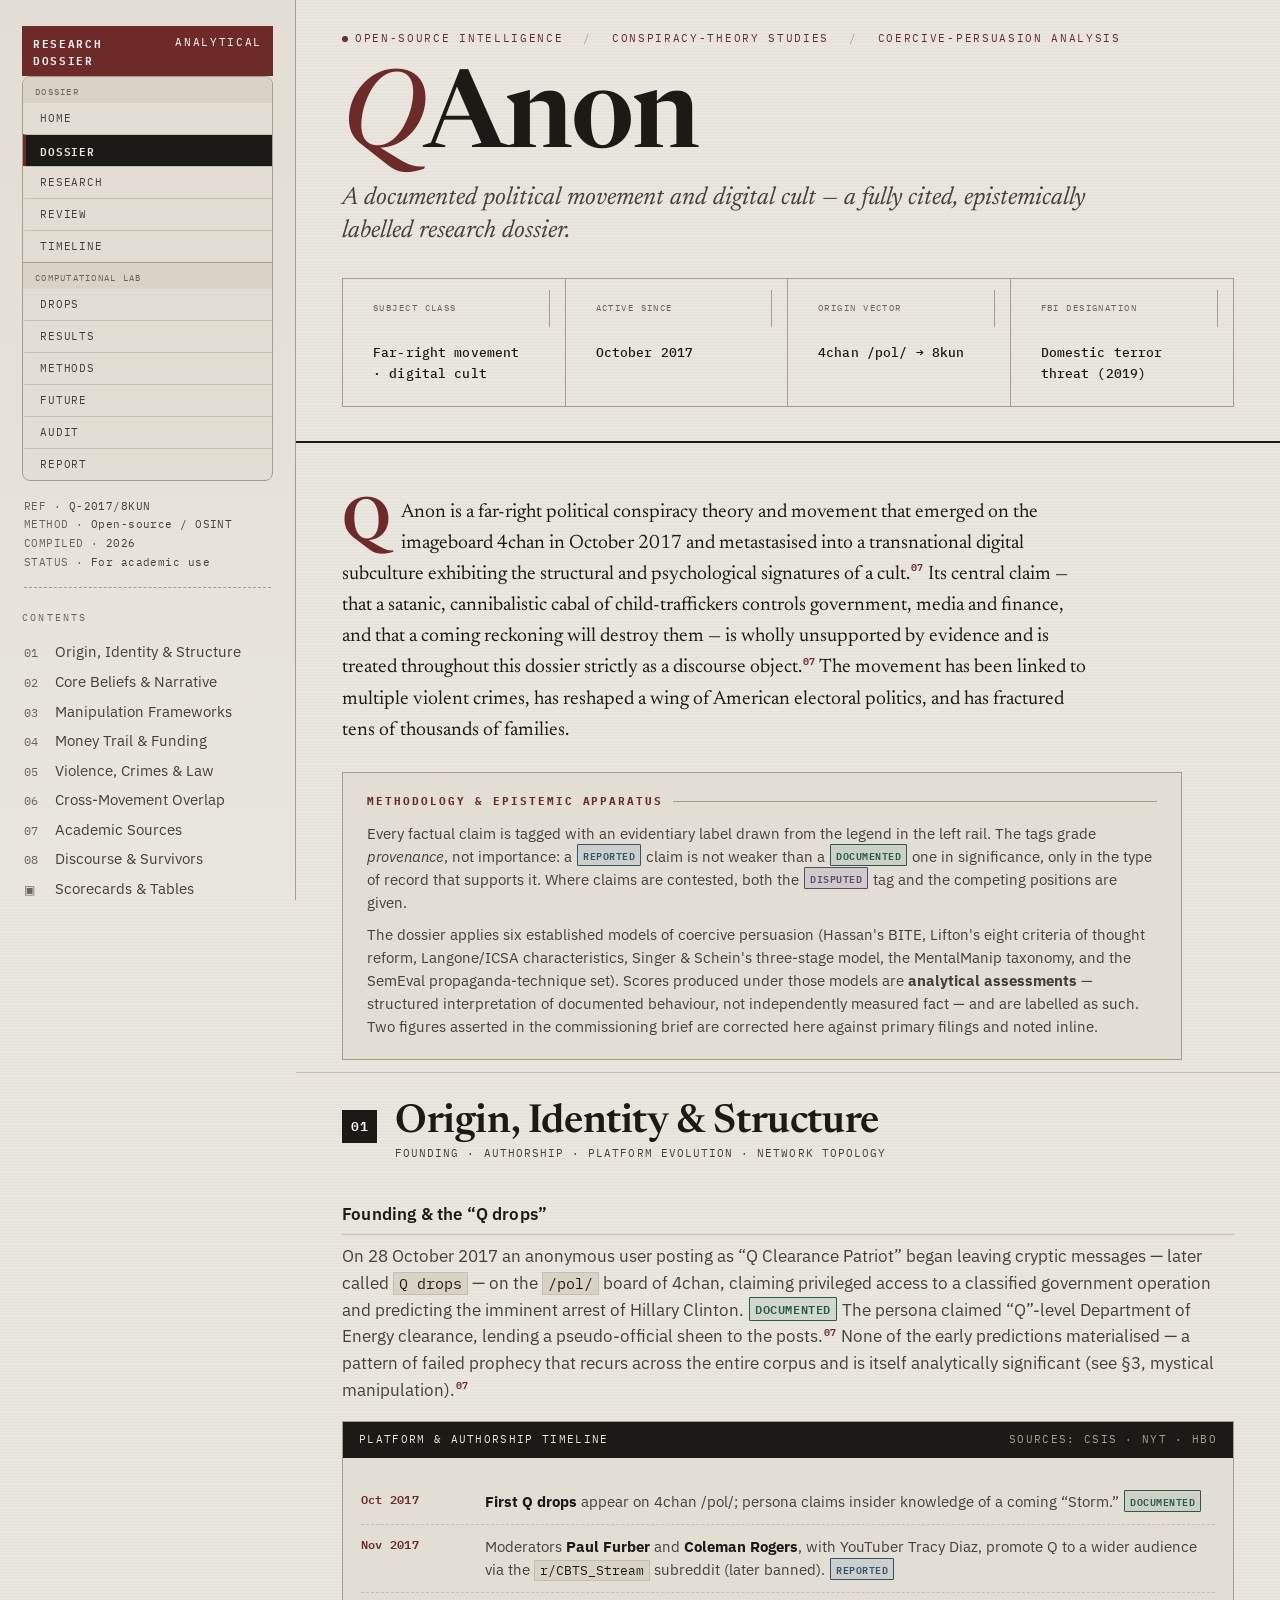
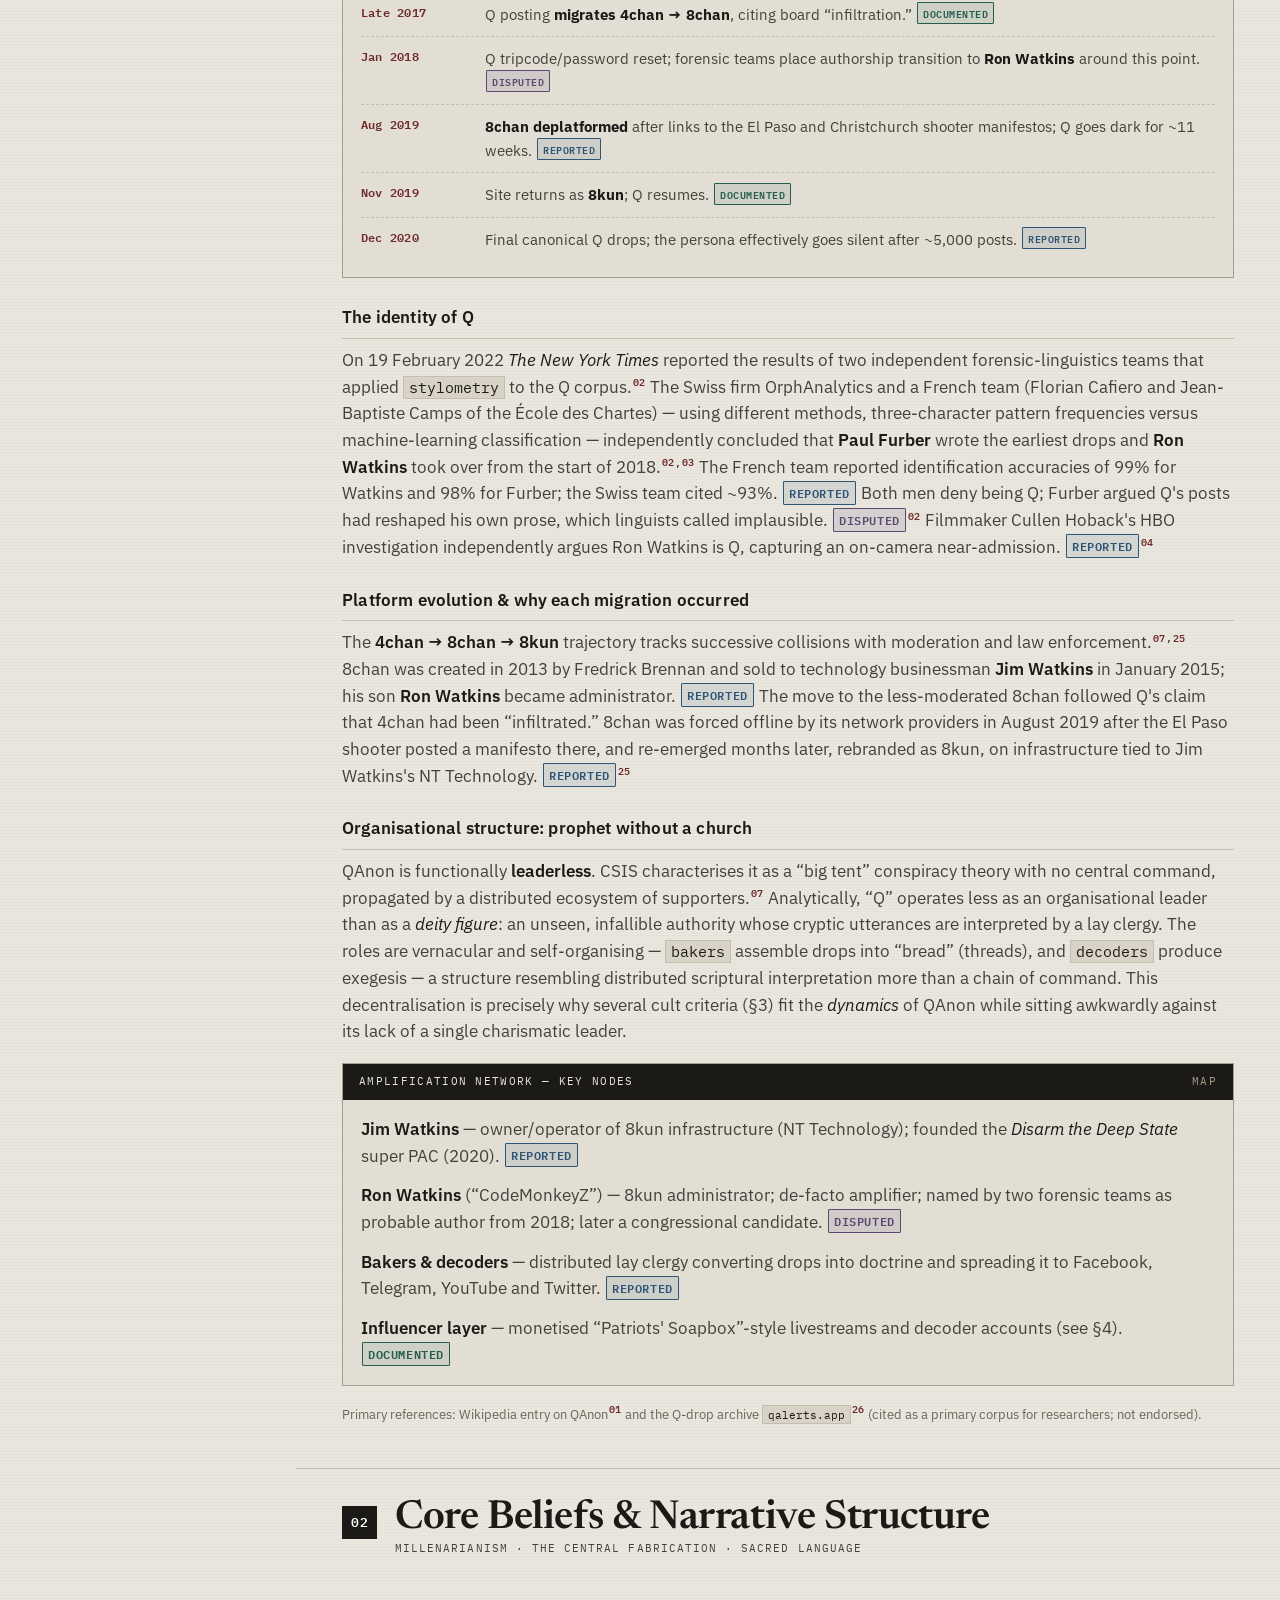
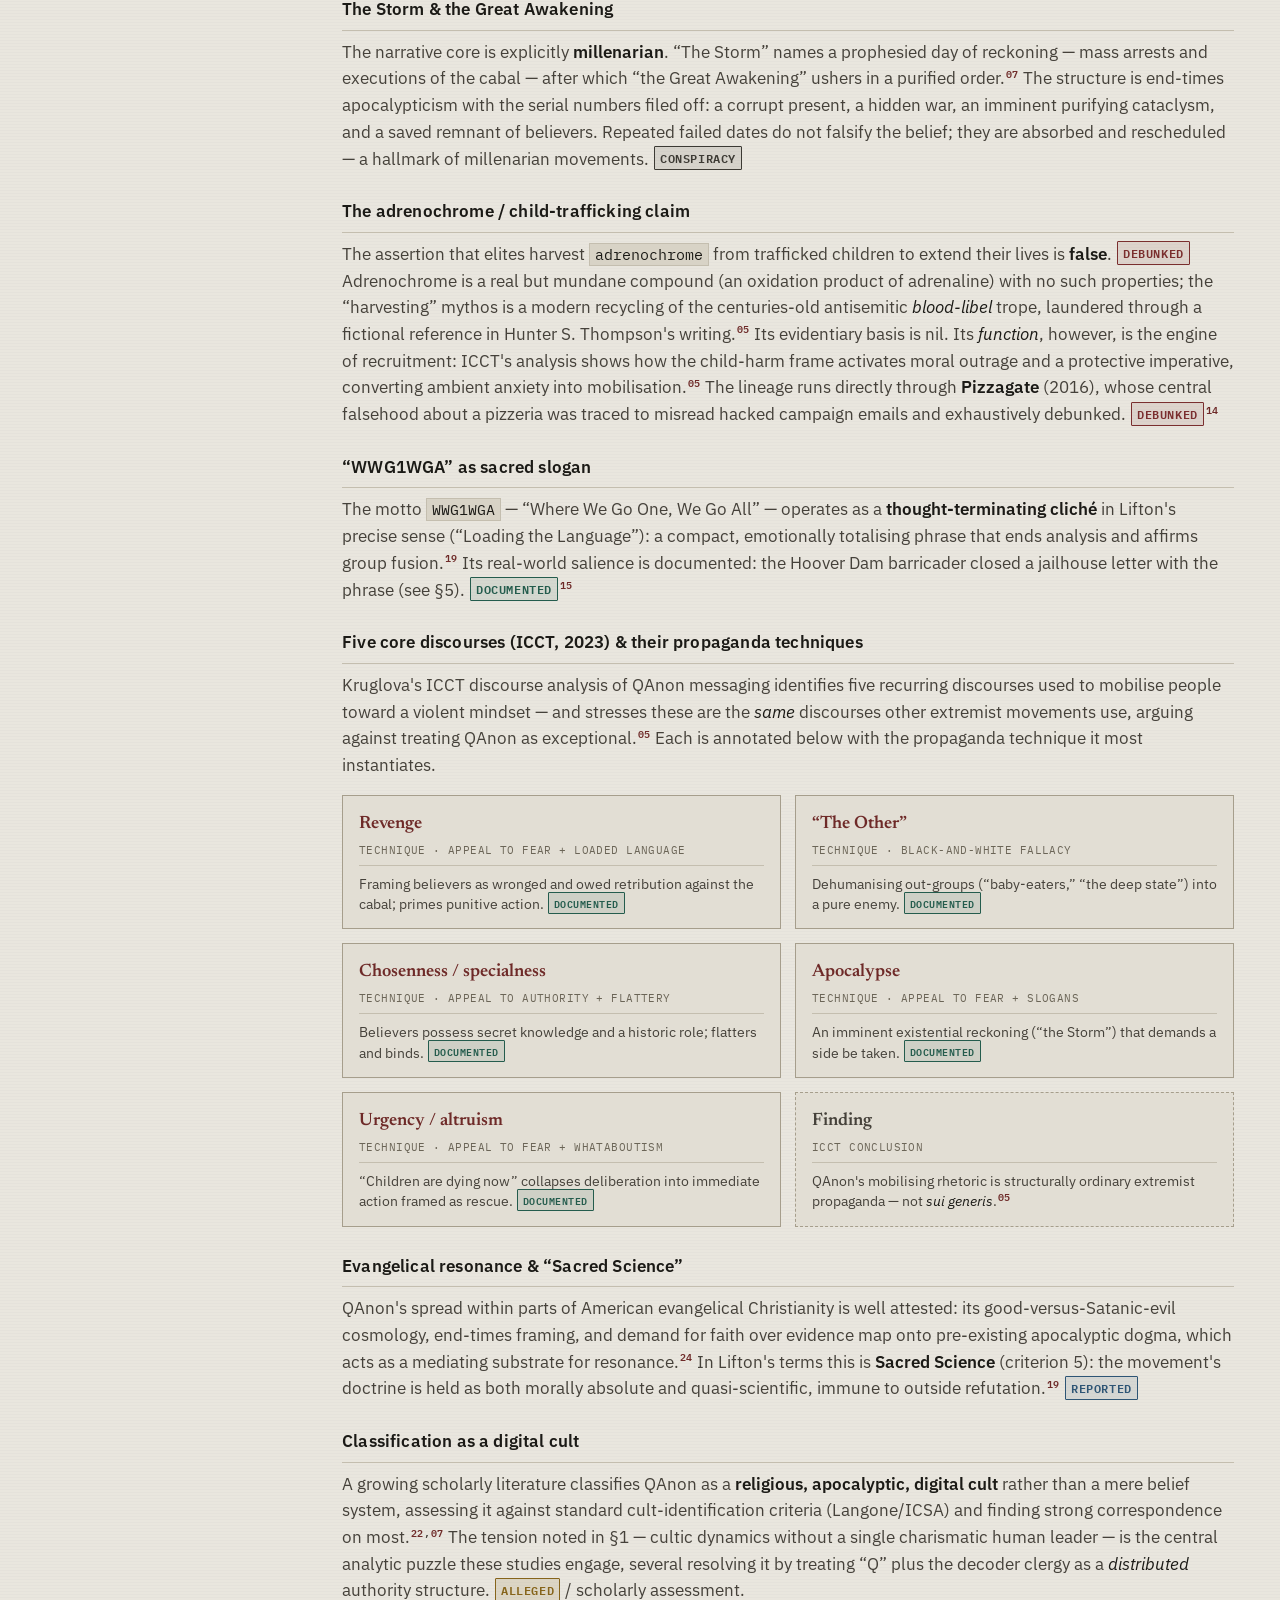
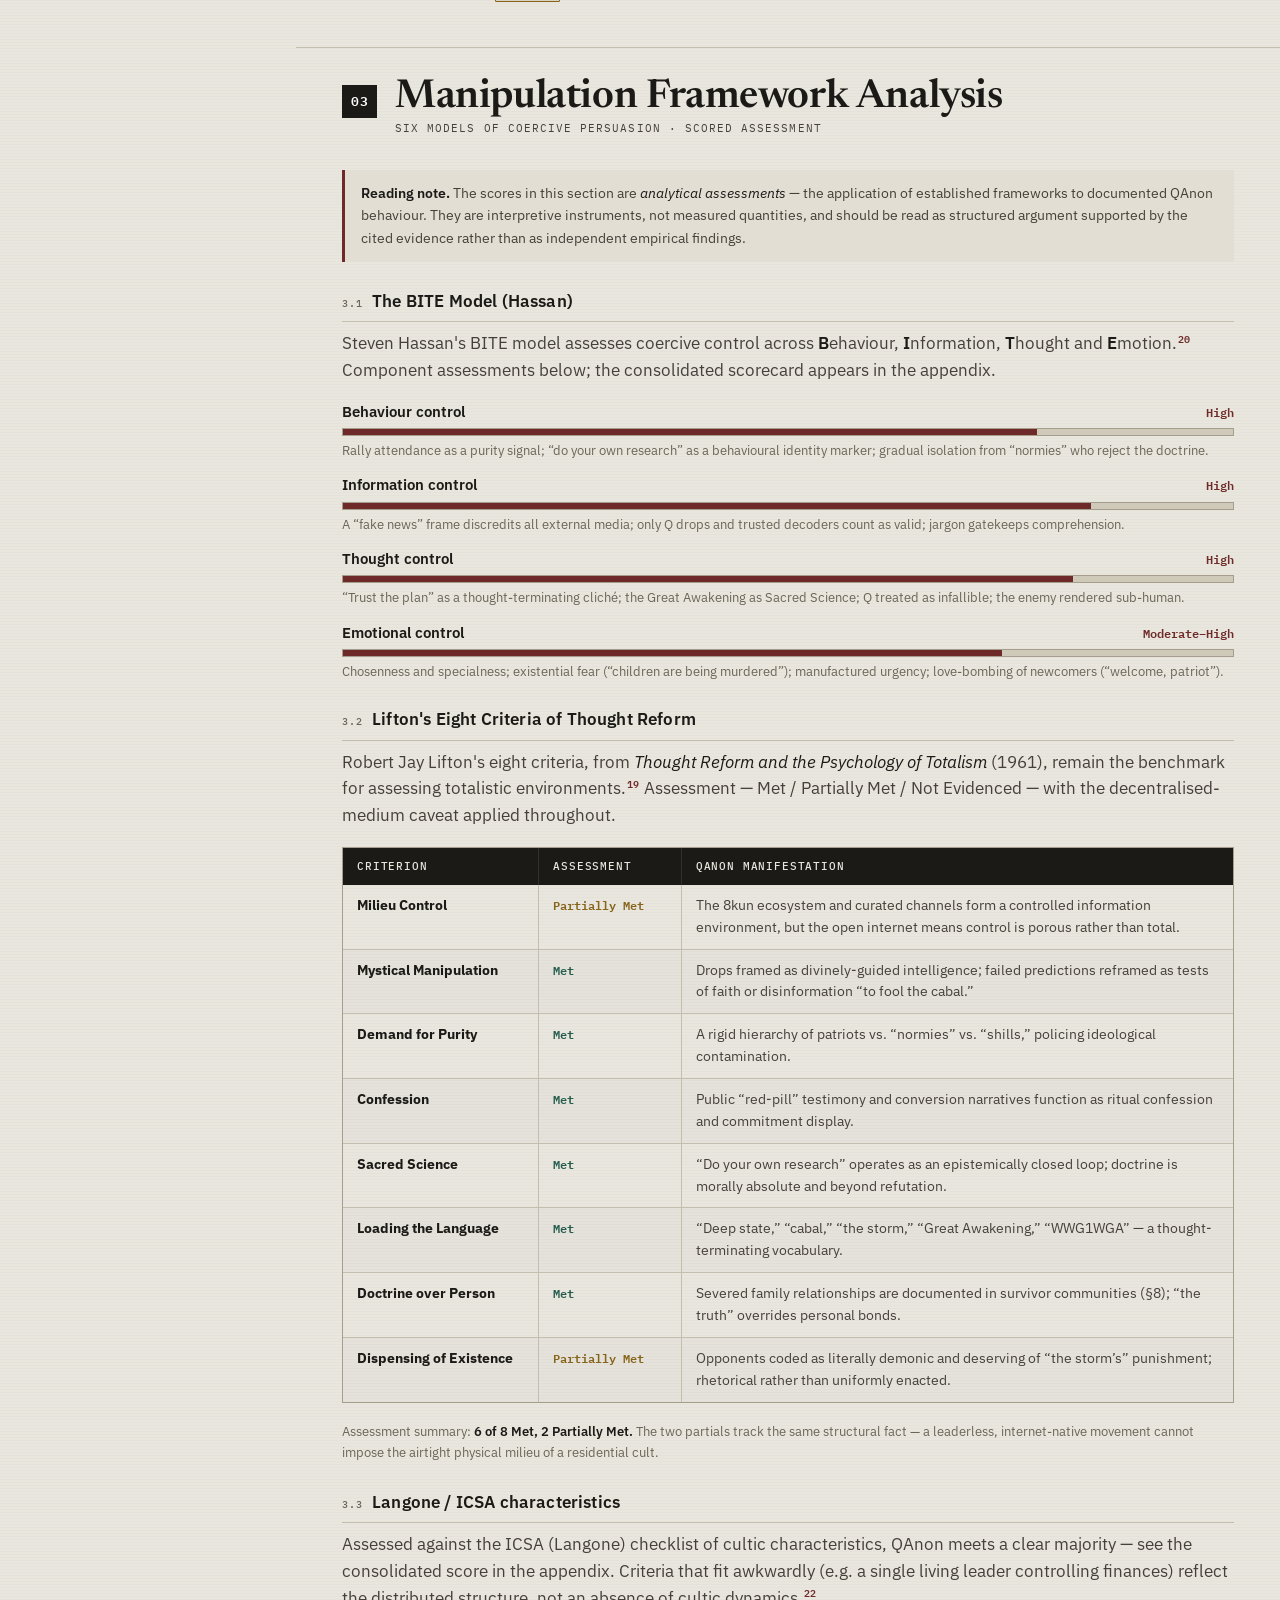
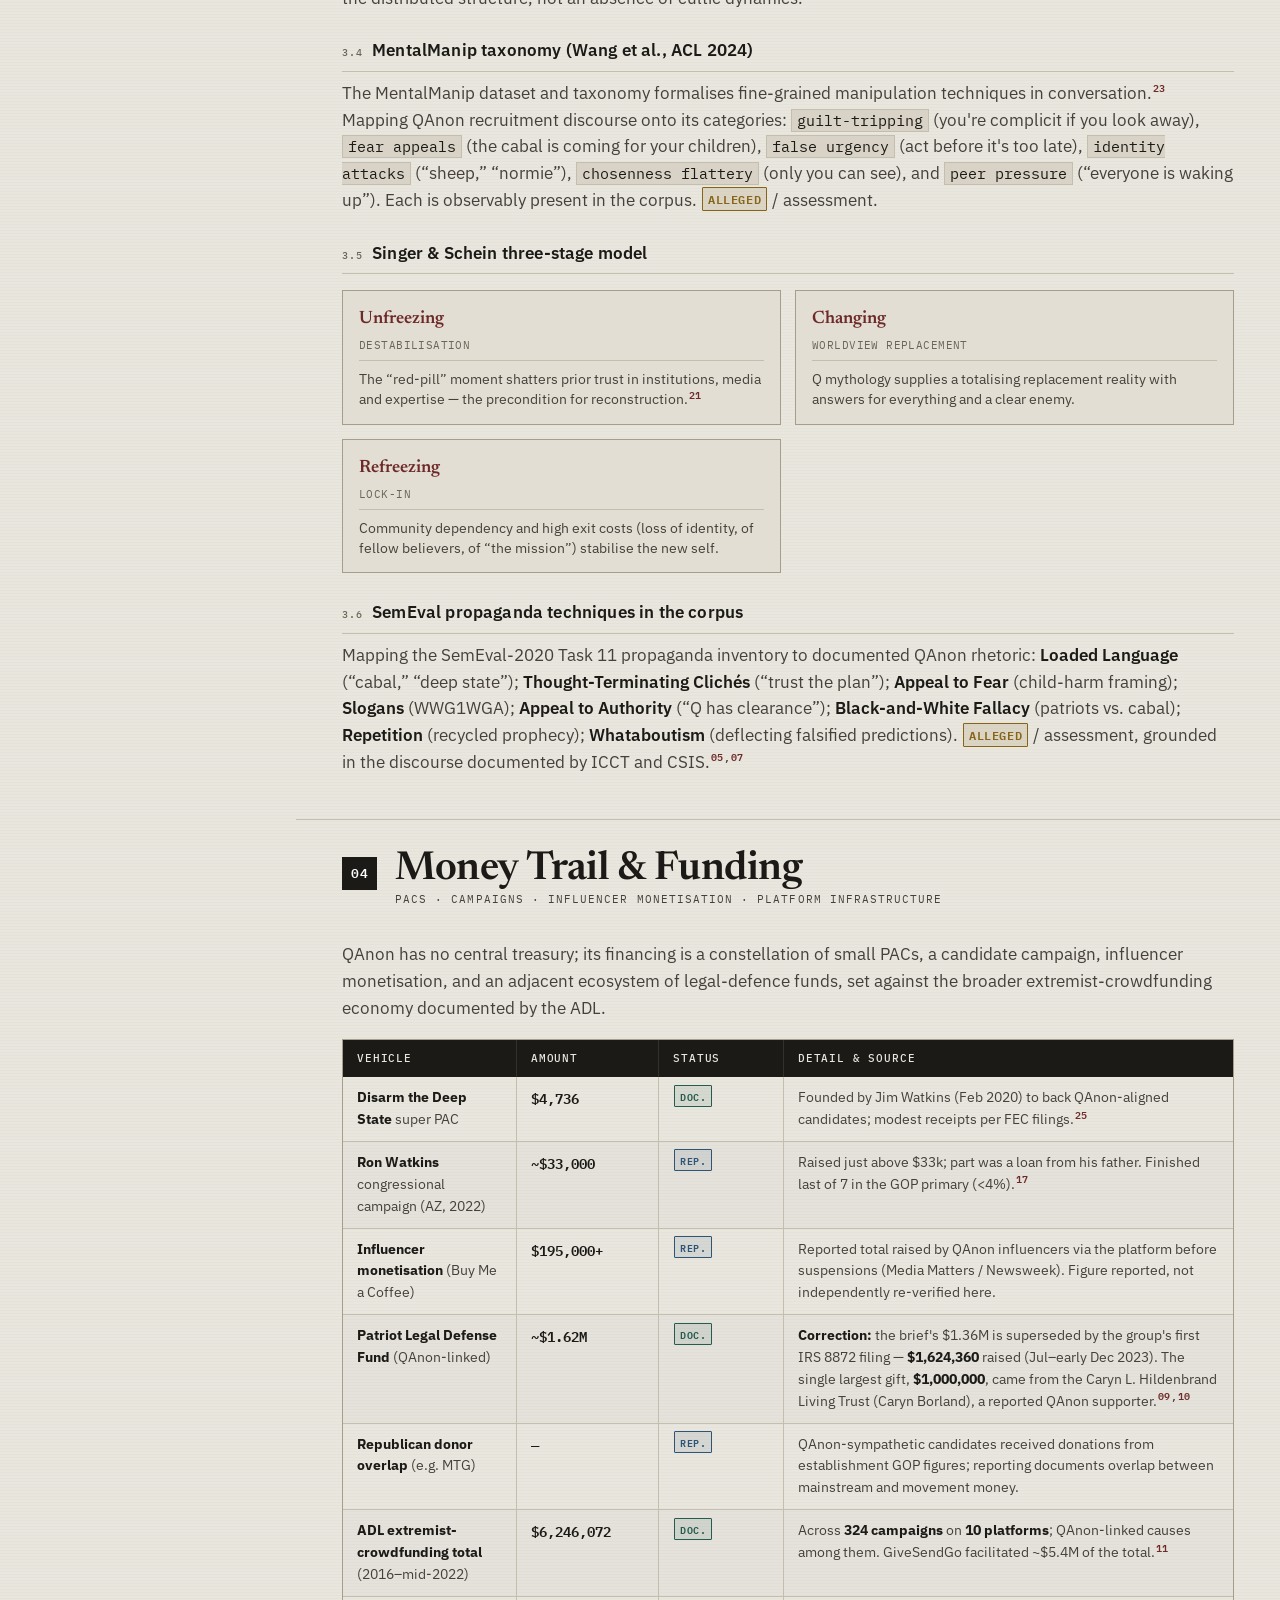
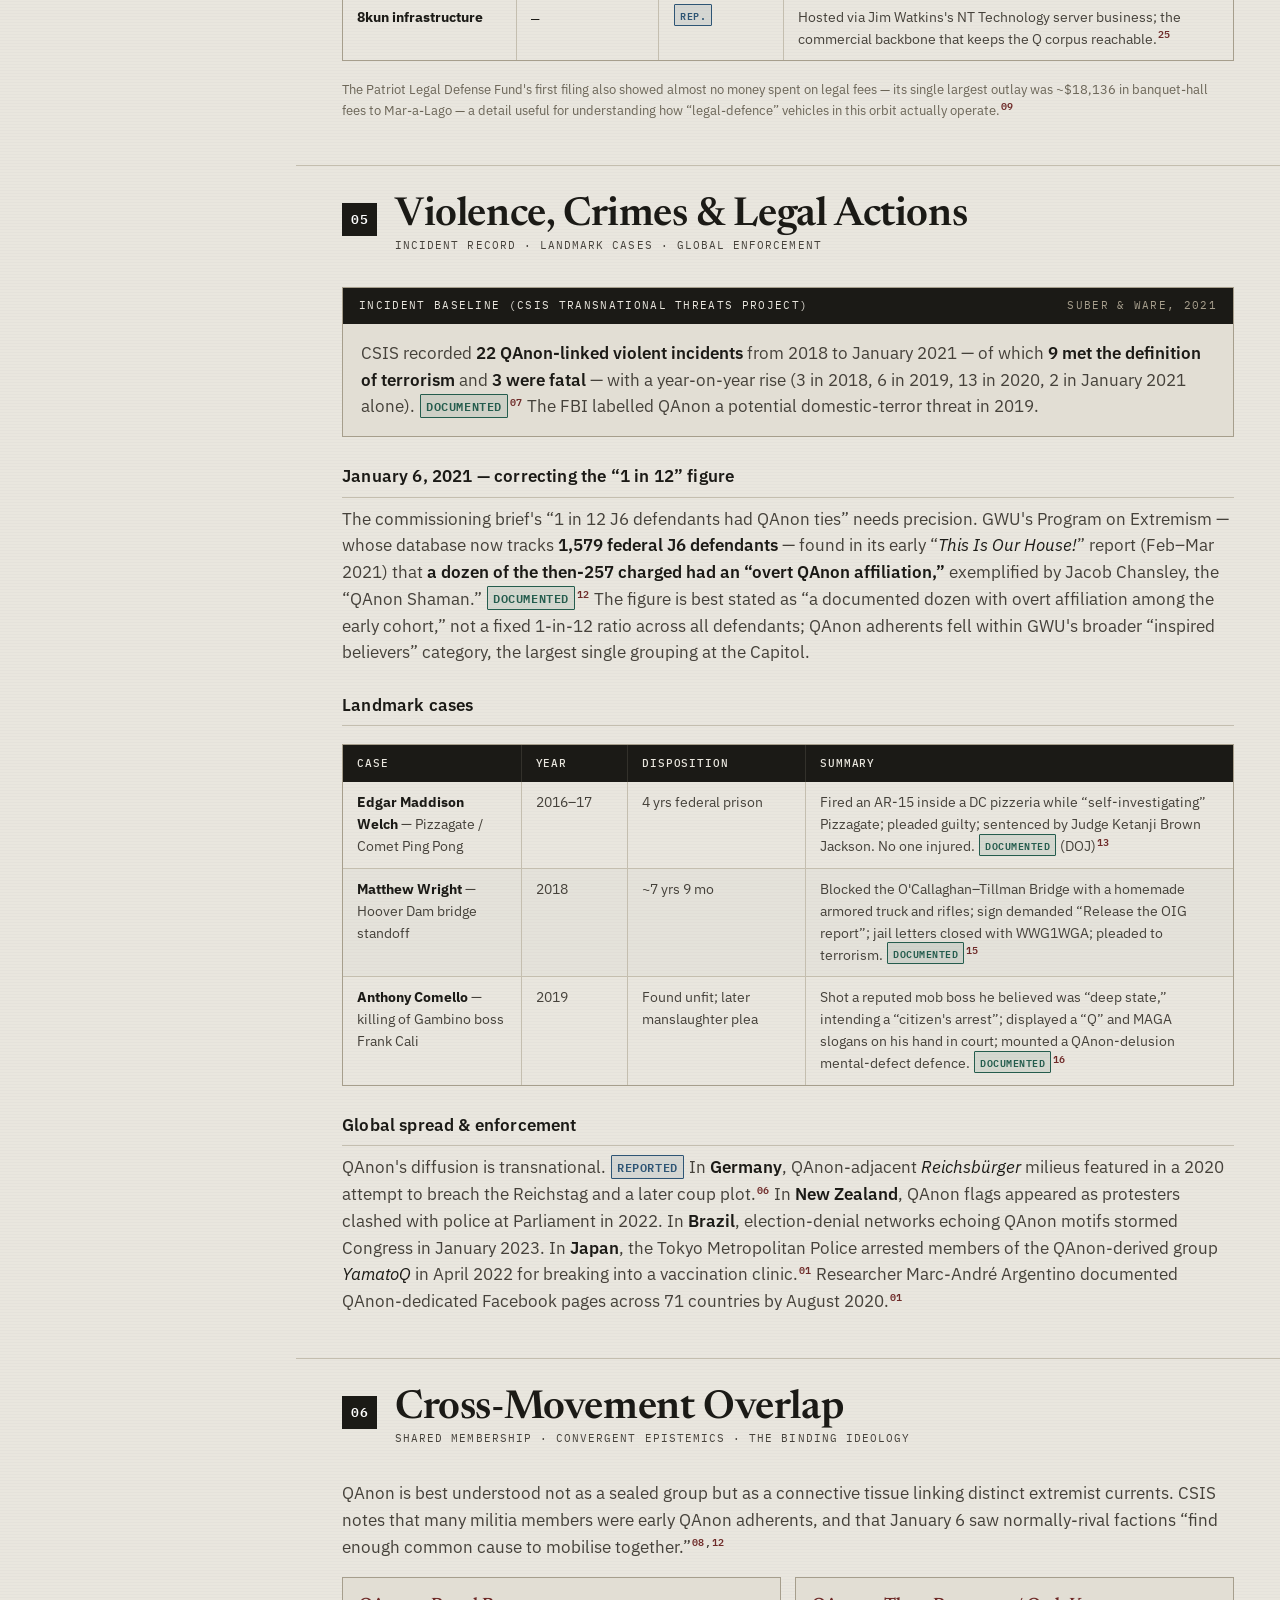
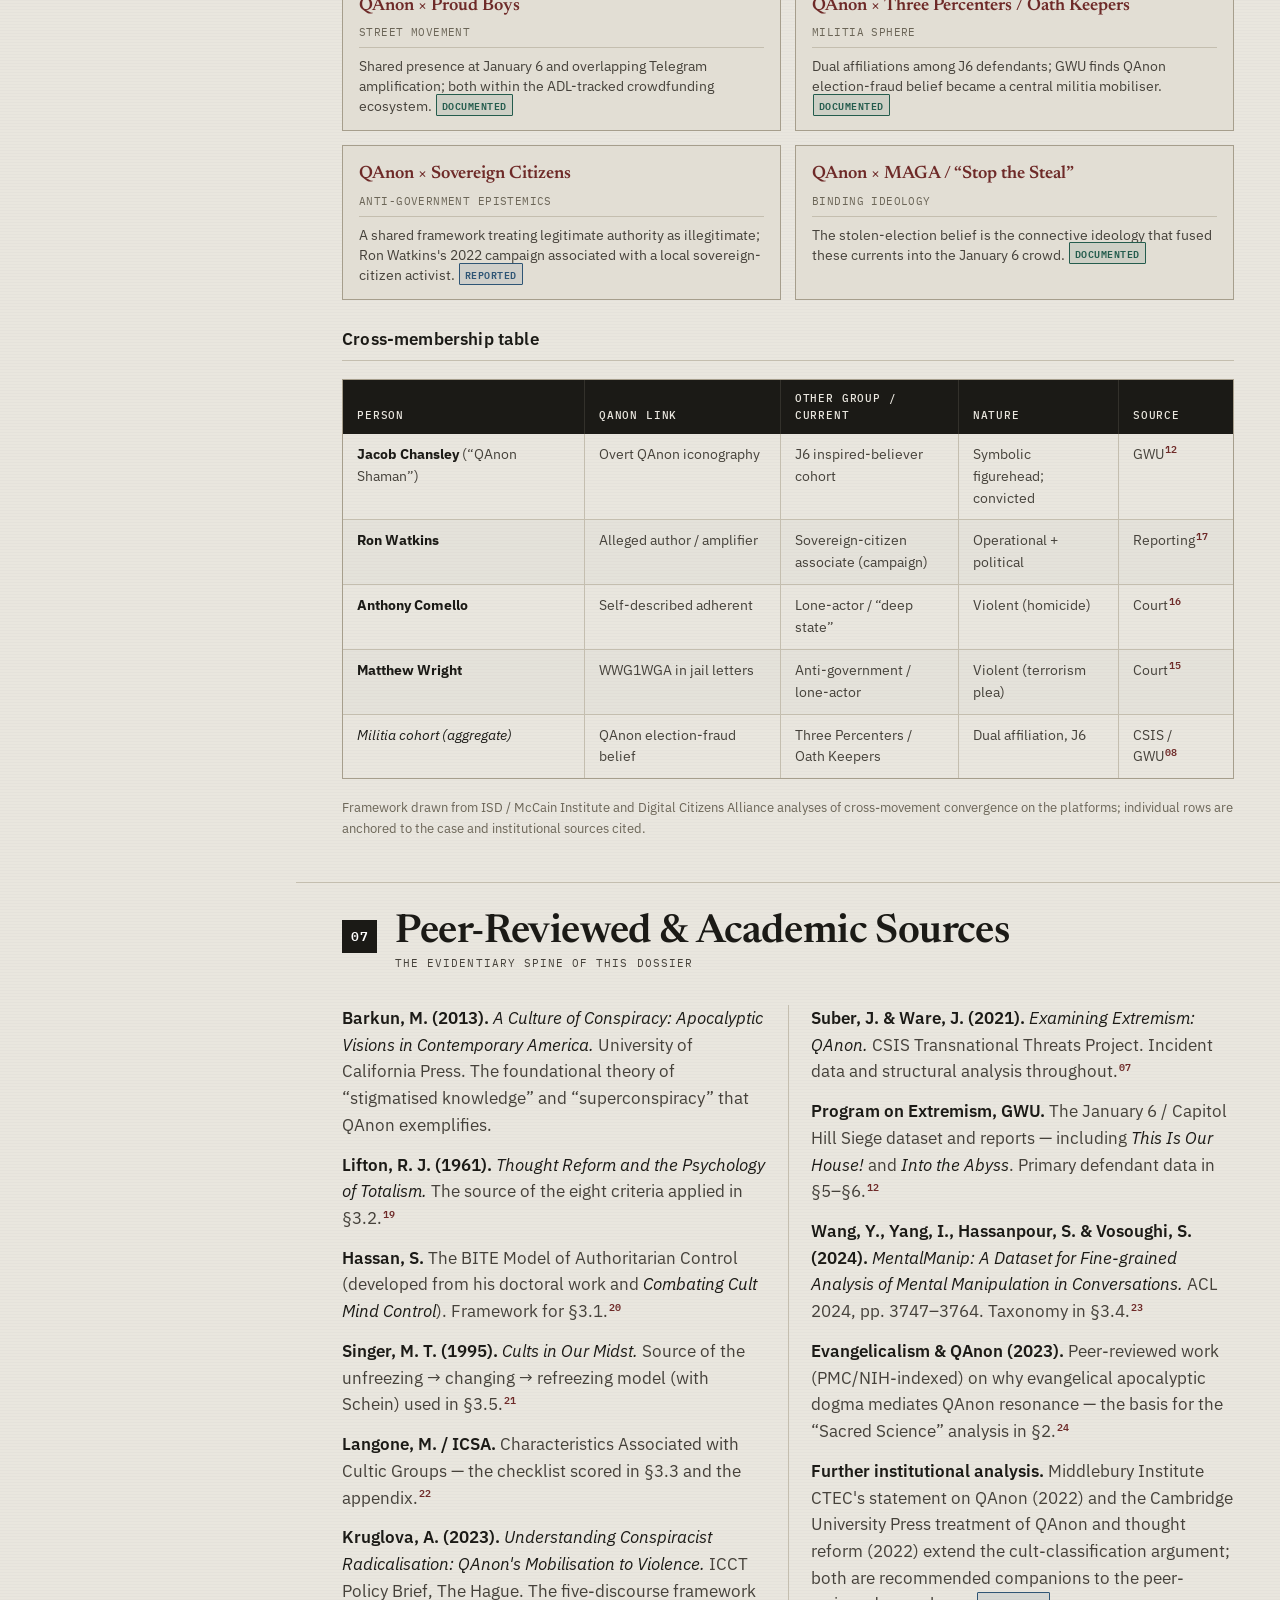
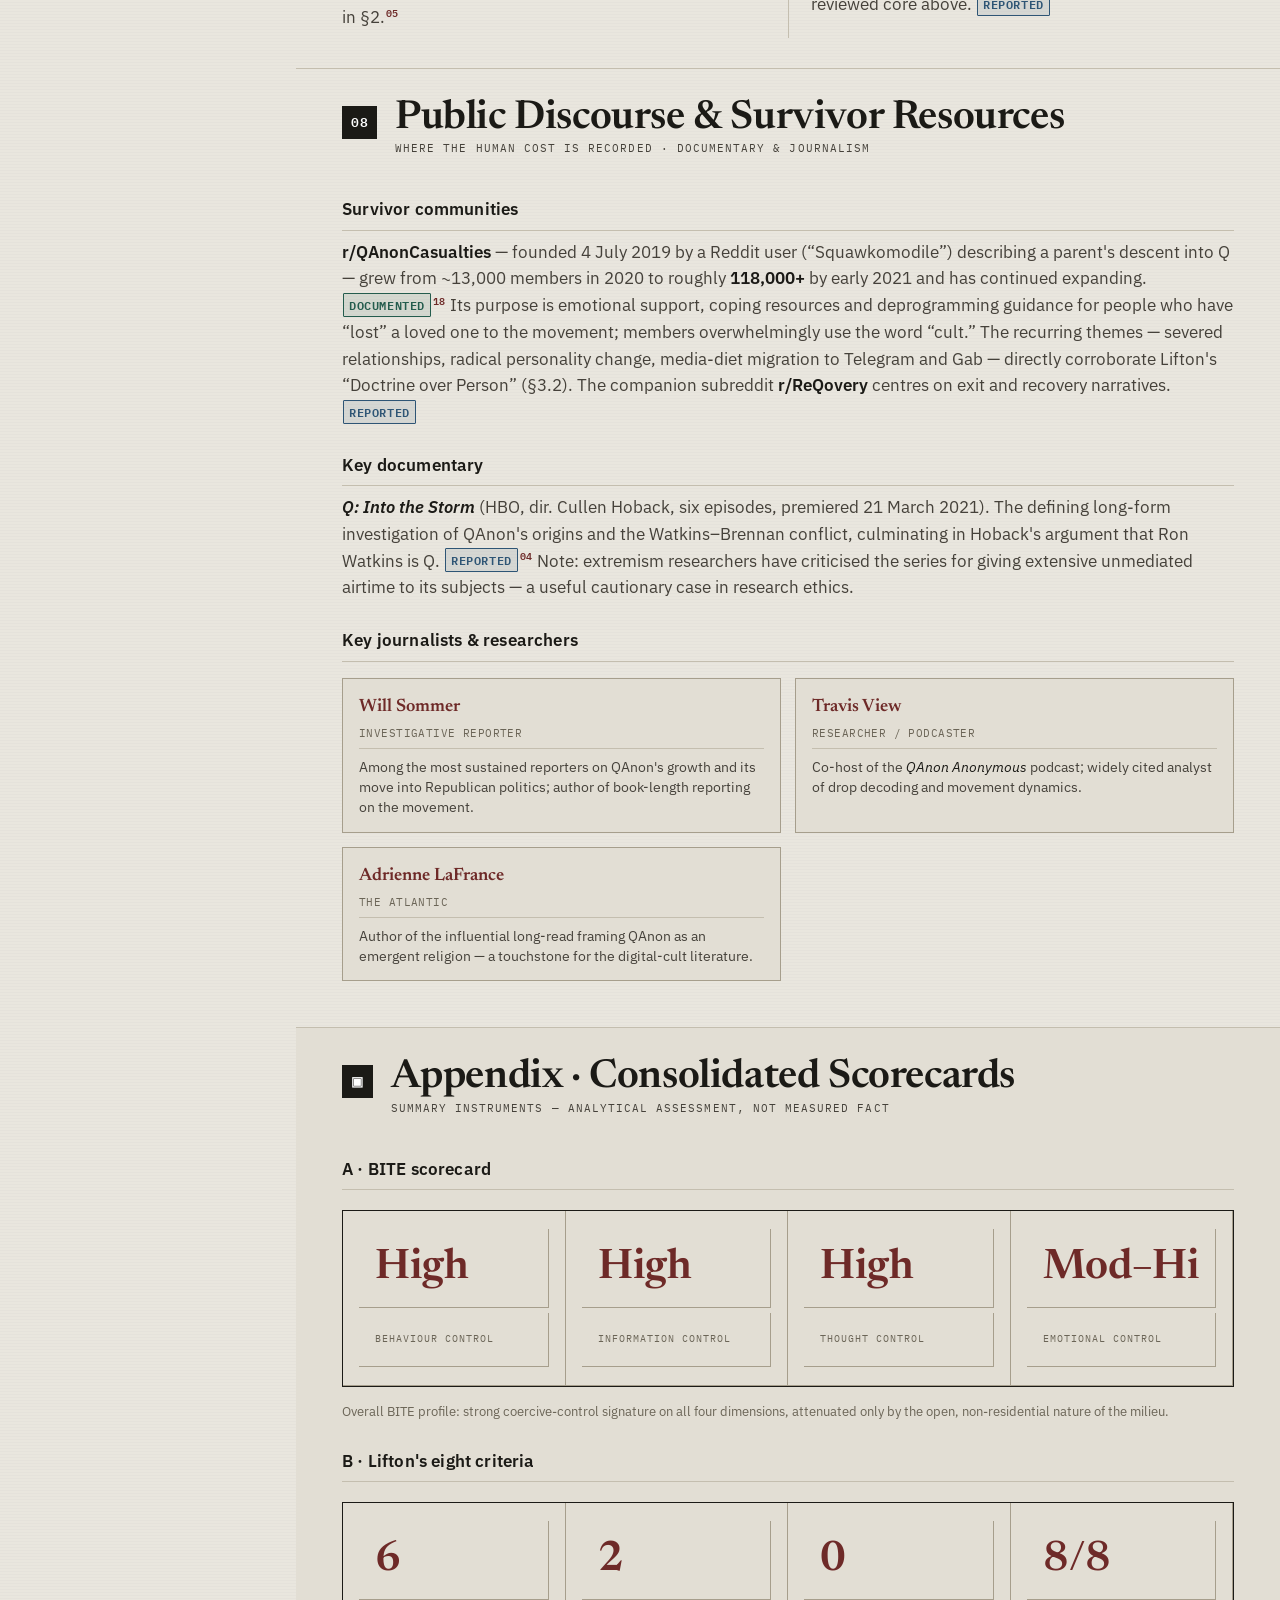
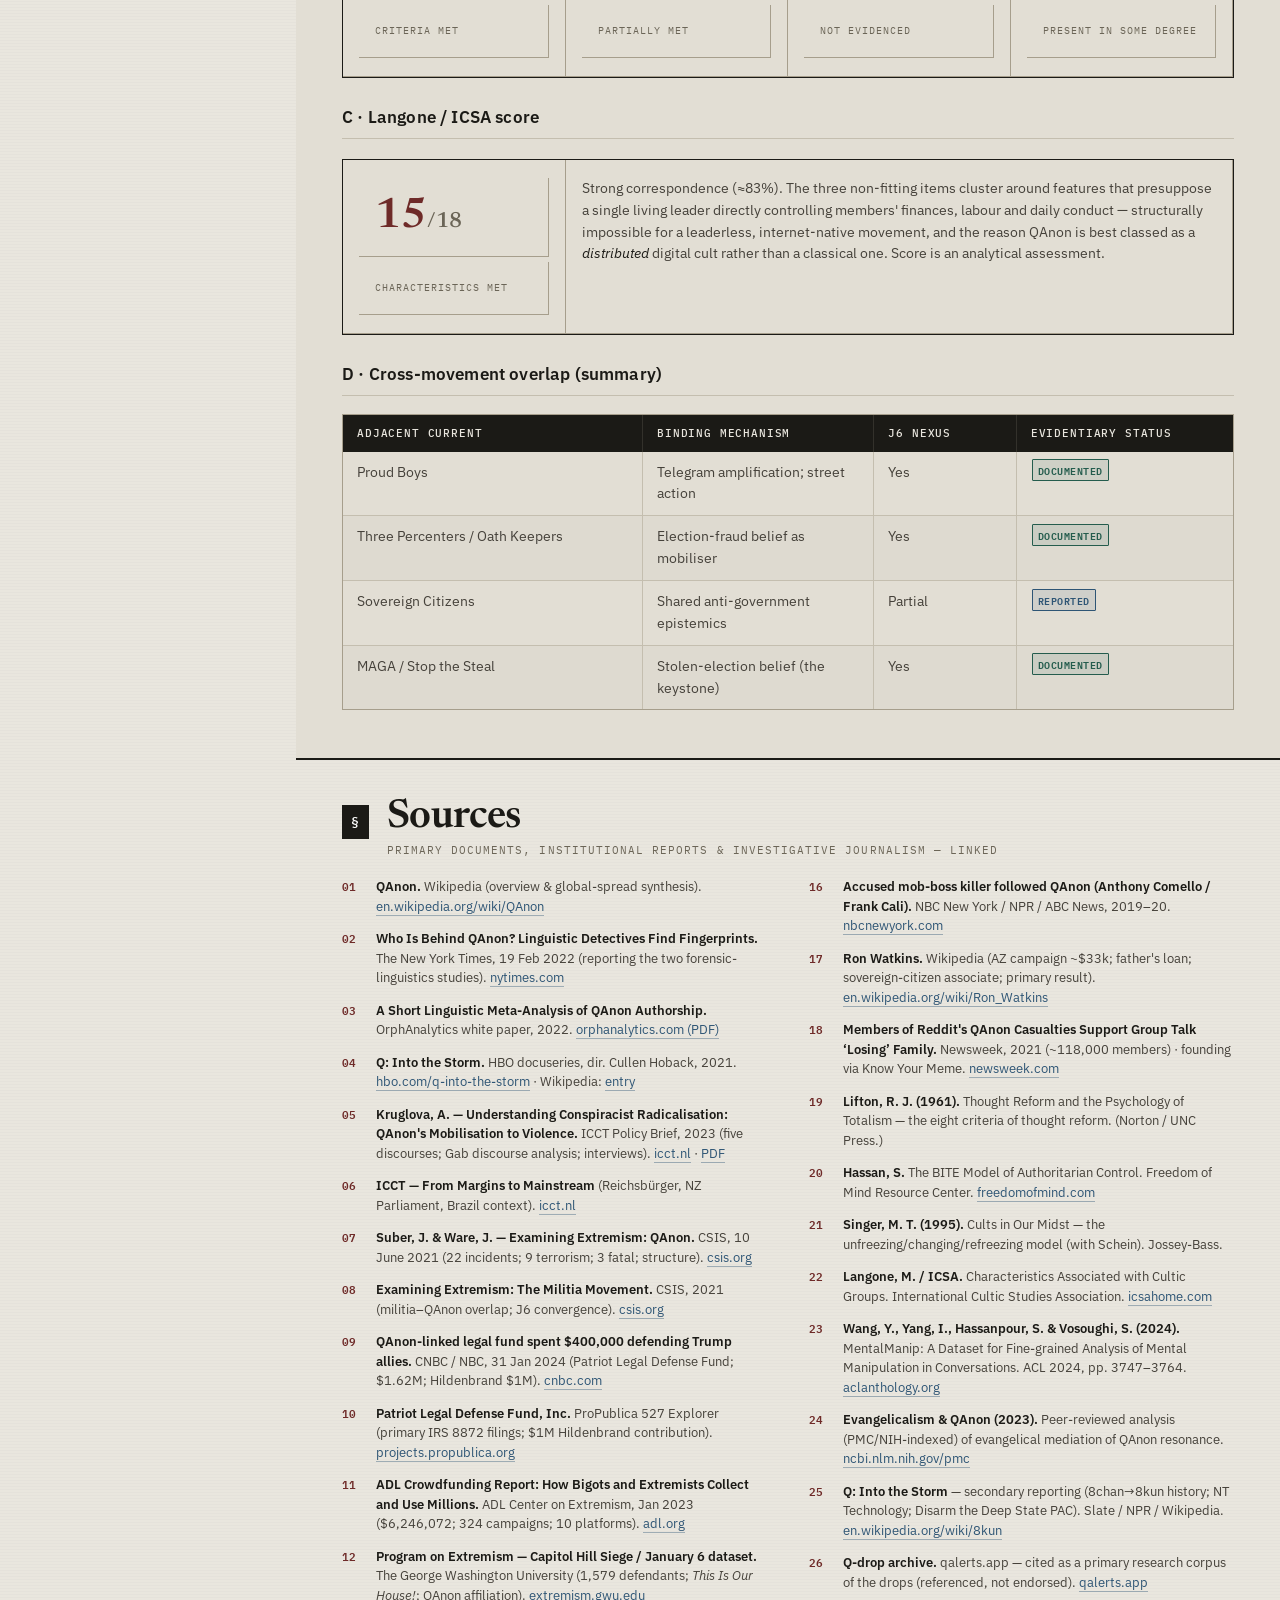
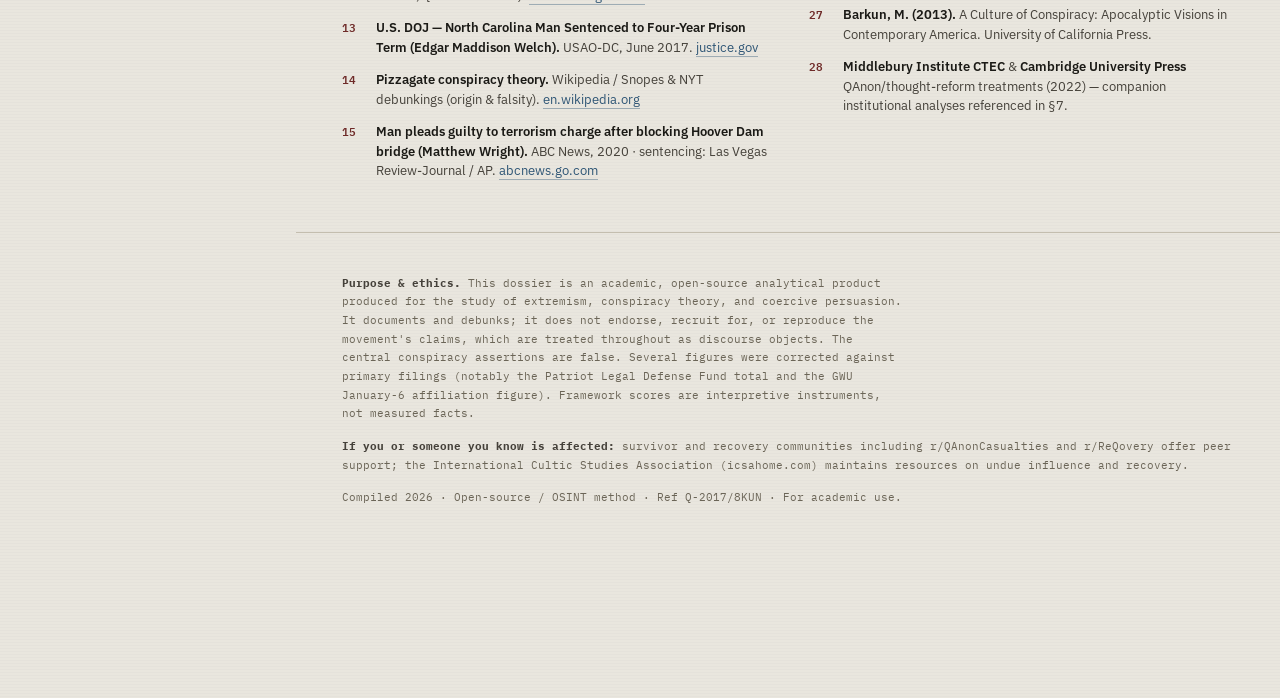
<file: dossier.html>
<!DOCTYPE html>
<html lang="en">
<head>
<meta charset="UTF-8">
<meta name="viewport" content="width=device-width, initial-scale=1.0">
<title>Dossier · QAnon as Documented Movement & Digital Cult</title>
<link rel="preconnect" href="https://fonts.googleapis.com">
<link rel="preconnect" href="https://fonts.gstatic.com" crossorigin>
<link href="https://fonts.googleapis.com/css2?family=Newsreader:ital,opsz,wght@0,6..72,400;0,6..72,500;0,6..72,600;1,6..72,400;1,6..72,500&family=IBM+Plex+Mono:ital,wght@0,400;0,500;0,600;1,400&family=IBM+Plex+Sans:wght@400;500;600&display=swap" rel="stylesheet">
<link rel="stylesheet" href="assets/style.css">
</head>
<body>

<button class="railtoggle" id="railtoggle" aria-label="Open contents">☰ Contents</button>
<div class="scrim" id="scrim"></div>

<div class="shell">
  <!-- ================= RAIL ================= -->
  <aside class="rail">
    <div class="rail-inner" id="rail">
      <div class="seal"><b>Research Dossier</b><span>Analytical</span></div>
      <nav class="xnav">
        <span class="xgroup">Dossier</span>
        <a href="index.html">Home</a>
        <a href="dossier.html" class="here">Dossier</a>
        <a href="research.html">Research</a>
        <a href="review.html">Review</a>
        <a href="timeline.html">Timeline</a>
        <span class="xgroup">Computational lab</span>
        <a href="drops.html">Drops</a>
        <a href="results.html">Results</a>
        <a href="methods.html">Methods</a>
        <a href="future.html">Future</a>
        <a href="audit.html">Audit</a>
        <a href="report.html">Report</a>
      </nav>
      <div class="reffile">
        REF · <span>Q-2017/8KUN</span><br>
        METHOD · <span>Open-source / OSINT</span><br>
        COMPILED · <span>2026</span><br>
        STATUS · <span>For academic use</span>
      </div>

      <p class="railhead">Contents</p>
      <nav class="toc" id="toc">
        <a href="#s1"><span class="n">01</span><span>Origin, Identity &amp; Structure</span></a>
        <a href="#s2"><span class="n">02</span><span>Core Beliefs &amp; Narrative</span></a>
        <a href="#s3"><span class="n">03</span><span>Manipulation Frameworks</span></a>
        <a href="#s4"><span class="n">04</span><span>Money Trail &amp; Funding</span></a>
        <a href="#s5"><span class="n">05</span><span>Violence, Crimes &amp; Law</span></a>
        <a href="#s6"><span class="n">06</span><span>Cross-Movement Overlap</span></a>
        <a href="#s7"><span class="n">07</span><span>Academic Sources</span></a>
        <a href="#s8"><span class="n">08</span><span>Discourse &amp; Survivors</span></a>
        <a href="#appx"><span class="n">▣</span><span>Scorecards &amp; Tables</span></a>
        <a href="#src"><span class="n">§</span><span>Sources</span></a>
      </nav>

      <div class="legend">
        <p class="railhead">Epistemic Legend</p>
        <div class="row"><span class="chip ep--doc">Documented</span><span class="def">Court records, government reports, peer-reviewed sources.</span></div>
        <div class="row"><span class="chip ep--rep">Reported</span><span class="def">Credible investigative journalism (NYT, WaPo, BBC, Guardian, ProPublica).</span></div>
        <div class="row"><span class="chip ep--all">Alleged</span><span class="def">Claimed by survivors/critics; not independently verified here.</span></div>
        <div class="row"><span class="chip ep--dis">Disputed</span><span class="def">Contested between parties with conflicting evidence.</span></div>
        <div class="row"><span class="chip ep--deb">Debunked</span><span class="def">Disproven with verifiable evidence; rebuttal cited.</span></div>
        <div class="row"><span class="chip ep--con">Conspiracy</span><span class="def">No credible evidentiary basis. Analysed as a discourse object only.</span></div>
      </div>
    </div>
  </aside>

  <!-- ================= MAIN ================= -->
  <main>
    <!-- MASTHEAD -->
    <header class="mast">
      <div class="classbar">
        <span><span class="dot"></span>Open-Source Intelligence</span>
        <span class="sep">/</span><span>Conspiracy-Theory Studies</span>
        <span class="sep">/</span><span>Coercive-Persuasion Analysis</span>
      </div>
      <h1 class="title"><span class="q">Q</span>Anon</h1>
      <p class="subtitle">A documented political movement and digital cult — a fully cited, epistemically labelled research dossier.</p>
      <div class="metastrip">
        <div><div class="k">Subject Class</div><div class="v">Far-right movement · digital cult</div></div>
        <div><div class="k">Active Since</div><div class="v">October 2017</div></div>
        <div><div class="k">Origin Vector</div><div class="v">4chan /pol/ → 8kun</div></div>
        <div><div class="k">FBI Designation</div><div class="v">Domestic terror threat (2019)</div></div>
      </div>
    </header>

    <!-- INTRO / METHOD -->
    <div class="intro">
      <div class="abstract">
        <p class="lead"><span class="lead"></span>QAnon is a far-right political conspiracy theory and movement that emerged on the imageboard 4chan in October 2017 and metastasised into a transnational digital subculture exhibiting the structural and psychological signatures of a cult.<sup class="cite"><a href="#r-csis">07</a></sup> Its central claim — that a satanic, cannibalistic cabal of child-traffickers controls government, media and finance, and that a coming reckoning will destroy them — is wholly unsupported by evidence and is treated throughout this dossier strictly as a discourse object.<sup class="cite"><a href="#r-csis">07</a></sup> The movement has been linked to multiple violent crimes, has reshaped a wing of American electoral politics, and has fractured tens of thousands of families.</p>
      </div>
      <div class="method">
        <h3>Methodology &amp; epistemic apparatus</h3>
        <p>Every factual claim is tagged with an evidentiary label drawn from the legend in the left rail. The tags grade <em>provenance</em>, not importance: a <span class="ep ep--rep">Reported</span> claim is not weaker than a <span class="ep ep--doc">Documented</span> one in significance, only in the type of record that supports it. Where claims are contested, both the <span class="ep ep--dis">Disputed</span> tag and the competing positions are given.</p>
        <p>The dossier applies six established models of coercive persuasion (Hassan's BITE, Lifton's eight criteria of thought reform, Langone/ICSA characteristics, Singer &amp; Schein's three-stage model, the MentalManip taxonomy, and the SemEval propaganda-technique set). Scores produced under those models are <strong>analytical assessments</strong> — structured interpretation of documented behaviour, not independently measured fact — and are labelled as such. Two figures asserted in the commissioning brief are corrected here against primary filings and noted inline.</p>
      </div>
    </div>

    <!-- ===================== SECTION 1 ===================== -->
    <section class="dz" id="s1">
      <div class="sechd">
        <span class="secno">01</span>
        <div><h2 class="sech">Origin, Identity &amp; Structure</h2>
        <p class="sectag">Founding · authorship · platform evolution · network topology</p></div>
      </div>
      <div class="secbody">

        <h3 class="sub">Founding &amp; the &ldquo;Q drops&rdquo;</h3>
        <p>On 28 October 2017 an anonymous user posting as &ldquo;Q Clearance Patriot&rdquo; began leaving cryptic messages — later called <span class="term">Q drops</span> — on the <span class="term">/pol/</span> board of 4chan, claiming privileged access to a classified government operation and predicting the imminent arrest of Hillary Clinton. <span class="ep ep--doc">Documented</span> The persona claimed &ldquo;Q&rdquo;-level Department of Energy clearance, lending a pseudo-official sheen to the posts.<sup class="cite"><a href="#r-csis">07</a></sup> None of the early predictions materialised — a pattern of failed prophecy that recurs across the entire corpus and is itself analytically significant (see §3, mystical manipulation).<sup class="cite"><a href="#r-csis">07</a></sup></p>

        <div class="panel">
          <div class="panel-hd"><span>Platform &amp; authorship timeline</span><span class="src">Sources: CSIS · NYT · HBO</span></div>
          <div class="panel-bd">
            <ul class="tl">
              <li><span class="dt">Oct 2017</span><span class="ev"><b>First Q drops</b> appear on 4chan /pol/; persona claims insider knowledge of a coming &ldquo;Storm.&rdquo; <span class="ep ep--doc">Documented</span></span></li>
              <li><span class="dt">Nov 2017</span><span class="ev">Moderators <b>Paul Furber</b> and <b>Coleman Rogers</b>, with YouTuber Tracy Diaz, promote Q to a wider audience via the <span class="term">r/CBTS_Stream</span> subreddit (later banned). <span class="ep ep--rep">Reported</span></span></li>
              <li><span class="dt">Late 2017</span><span class="ev">Q posting <b>migrates 4chan → 8chan</b>, citing board &ldquo;infiltration.&rdquo; <span class="ep ep--doc">Documented</span></span></li>
              <li><span class="dt">Jan 2018</span><span class="ev">Q tripcode/password reset; forensic teams place authorship transition to <b>Ron Watkins</b> around this point. <span class="ep ep--dis">Disputed</span></span></li>
              <li><span class="dt">Aug 2019</span><span class="ev"><b>8chan deplatformed</b> after links to the El Paso and Christchurch shooter manifestos; Q goes dark for ~11 weeks. <span class="ep ep--rep">Reported</span></span></li>
              <li><span class="dt">Nov 2019</span><span class="ev">Site returns as <b>8kun</b>; Q resumes. <span class="ep ep--doc">Documented</span></span></li>
              <li><span class="dt">Dec 2020</span><span class="ev">Final canonical Q drops; the persona effectively goes silent after ~5,000 posts. <span class="ep ep--rep">Reported</span></span></li>
            </ul>
          </div>
        </div>

        <h3 class="sub">The identity of Q</h3>
        <p>On 19 February 2022 <em>The New York Times</em> reported the results of two independent forensic-linguistics teams that applied <span class="term">stylometry</span> to the Q corpus.<sup class="cite"><a href="#r-nyt">02</a></sup> The Swiss firm OrphAnalytics and a French team (Florian Cafiero and Jean-Baptiste Camps of the École des Chartes) — using different methods, three-character pattern frequencies versus machine-learning classification — independently concluded that <strong>Paul Furber</strong> wrote the earliest drops and <strong>Ron Watkins</strong> took over from the start of 2018.<sup class="cite"><a href="#r-nyt">02</a>,<a href="#r-orph">03</a></sup> The French team reported identification accuracies of 99% for Watkins and 98% for Furber; the Swiss team cited ~93%. <span class="ep ep--rep">Reported</span> Both men deny being Q; Furber argued Q's posts had reshaped his own prose, which linguists called implausible. <span class="ep ep--dis">Disputed</span><sup class="cite"><a href="#r-nyt">02</a></sup> Filmmaker Cullen Hoback's HBO investigation independently argues Ron Watkins is Q, capturing an on-camera near-admission. <span class="ep ep--rep">Reported</span><sup class="cite"><a href="#r-hbo">04</a></sup></p>

        <h3 class="sub">Platform evolution &amp; why each migration occurred</h3>
        <p>The <strong>4chan → 8chan → 8kun</strong> trajectory tracks successive collisions with moderation and law enforcement.<sup class="cite"><a href="#r-csis">07</a>,<a href="#r-qits">25</a></sup> 8chan was created in 2013 by Fredrick Brennan and sold to technology businessman <strong>Jim Watkins</strong> in January 2015; his son <strong>Ron Watkins</strong> became administrator. <span class="ep ep--rep">Reported</span> The move to the less-moderated 8chan followed Q's claim that 4chan had been &ldquo;infiltrated.&rdquo; 8chan was forced offline by its network providers in August 2019 after the El Paso shooter posted a manifesto there, and re-emerged months later, rebranded as 8kun, on infrastructure tied to Jim Watkins's NT Technology. <span class="ep ep--rep">Reported</span><sup class="cite"><a href="#r-qits">25</a></sup></p>

        <h3 class="sub">Organisational structure: prophet without a church</h3>
        <p>QAnon is functionally <strong>leaderless</strong>. CSIS characterises it as a &ldquo;big tent&rdquo; conspiracy theory with no central command, propagated by a distributed ecosystem of supporters.<sup class="cite"><a href="#r-csis">07</a></sup> Analytically, &ldquo;Q&rdquo; operates less as an organisational leader than as a <em>deity figure</em>: an unseen, infallible authority whose cryptic utterances are interpreted by a lay clergy. The roles are vernacular and self-organising — <span class="term">bakers</span> assemble drops into &ldquo;bread&rdquo; (threads), and <span class="term">decoders</span> produce exegesis — a structure resembling distributed scriptural interpretation more than a chain of command. This decentralisation is precisely why several cult criteria (§3) fit the <em>dynamics</em> of QAnon while sitting awkwardly against its lack of a single charismatic leader.</p>

        <div class="panel">
          <div class="panel-hd"><span>Amplification network — key nodes</span><span class="src">Map</span></div>
          <div class="panel-bd">
            <p><strong>Jim Watkins</strong> — owner/operator of 8kun infrastructure (NT Technology); founded the <em>Disarm the Deep State</em> super PAC (2020). <span class="ep ep--rep">Reported</span></p>
            <p><strong>Ron Watkins</strong> (&ldquo;CodeMonkeyZ&rdquo;) — 8kun administrator; de-facto amplifier; named by two forensic teams as probable author from 2018; later a congressional candidate. <span class="ep ep--dis">Disputed</span></p>
            <p><strong>Bakers &amp; decoders</strong> — distributed lay clergy converting drops into doctrine and spreading it to Facebook, Telegram, YouTube and Twitter. <span class="ep ep--rep">Reported</span></p>
            <p><strong>Influencer layer</strong> — monetised &ldquo;Patriots' Soapbox&rdquo;-style livestreams and decoder accounts (see §4). <span class="ep ep--doc">Documented</span></p>
          </div>
        </div>
        <p style="font-size:13px;color:var(--ink-3)">Primary references: Wikipedia entry on QAnon<sup class="cite"><a href="#r-wiki">01</a></sup> and the Q-drop archive <span class="term">qalerts.app</span><sup class="cite"><a href="#r-qalerts">26</a></sup> (cited as a primary corpus for researchers; not endorsed).</p>
      </div>
    </section>

    <!-- ===================== SECTION 2 ===================== -->
    <section class="dz" id="s2">
      <div class="sechd">
        <span class="secno">02</span>
        <div><h2 class="sech">Core Beliefs &amp; Narrative Structure</h2>
        <p class="sectag">Millenarianism · the central fabrication · sacred language</p></div>
      </div>
      <div class="secbody">
        <h3 class="sub">The Storm &amp; the Great Awakening</h3>
        <p>The narrative core is explicitly <strong>millenarian</strong>. &ldquo;The Storm&rdquo; names a prophesied day of reckoning — mass arrests and executions of the cabal — after which &ldquo;the Great Awakening&rdquo; ushers in a purified order.<sup class="cite"><a href="#r-csis">07</a></sup> The structure is end-times apocalypticism with the serial numbers filed off: a corrupt present, a hidden war, an imminent purifying cataclysm, and a saved remnant of believers. Repeated failed dates do not falsify the belief; they are absorbed and rescheduled — a hallmark of millenarian movements. <span class="ep ep--con">Conspiracy</span></p>

        <h3 class="sub">The adrenochrome / child-trafficking claim</h3>
        <p>The assertion that elites harvest <span class="term">adrenochrome</span> from trafficked children to extend their lives is <strong>false</strong>. <span class="ep ep--deb">Debunked</span> Adrenochrome is a real but mundane compound (an oxidation product of adrenaline) with no such properties; the &ldquo;harvesting&rdquo; mythos is a modern recycling of the centuries-old antisemitic <em>blood-libel</em> trope, laundered through a fictional reference in Hunter S. Thompson's writing.<sup class="cite"><a href="#r-icct">05</a></sup> Its evidentiary basis is nil. Its <em>function</em>, however, is the engine of recruitment: ICCT's analysis shows how the child-harm frame activates moral outrage and a protective imperative, converting ambient anxiety into mobilisation.<sup class="cite"><a href="#r-icct">05</a></sup> The lineage runs directly through <strong>Pizzagate</strong> (2016), whose central falsehood about a pizzeria was traced to misread hacked campaign emails and exhaustively debunked. <span class="ep ep--deb">Debunked</span><sup class="cite"><a href="#r-pizza">14</a></sup></p>

        <h3 class="sub">&ldquo;WWG1WGA&rdquo; as sacred slogan</h3>
        <p>The motto <span class="term">WWG1WGA</span> — &ldquo;Where We Go One, We Go All&rdquo; — operates as a <strong>thought-terminating cliché</strong> in Lifton's precise sense (&ldquo;Loading the Language&rdquo;): a compact, emotionally totalising phrase that ends analysis and affirms group fusion.<sup class="cite"><a href="#r-lifton">19</a></sup> Its real-world salience is documented: the Hoover Dam barricader closed a jailhouse letter with the phrase (see §5). <span class="ep ep--doc">Documented</span><sup class="cite"><a href="#r-hoover">15</a></sup></p>

        <h3 class="sub">Five core discourses (ICCT, 2023) &amp; their propaganda techniques</h3>
        <p>Kruglova's ICCT discourse analysis of QAnon messaging identifies five recurring discourses used to mobilise people toward a violent mindset — and stresses these are the <em>same</em> discourses other extremist movements use, arguing against treating QAnon as exceptional.<sup class="cite"><a href="#r-icct">05</a></sup> Each is annotated below with the propaganda technique it most instantiates.</p>
        <div class="dgrid">
          <div class="dcard"><h4>Revenge</h4><div class="tech">Technique · Appeal to Fear + Loaded Language</div><p>Framing believers as wronged and owed retribution against the cabal; primes punitive action. <span class="ep ep--doc">Documented</span></p></div>
          <div class="dcard"><h4>&ldquo;The Other&rdquo;</h4><div class="tech">Technique · Black-and-White Fallacy</div><p>Dehumanising out-groups (&ldquo;baby-eaters,&rdquo; &ldquo;the deep state&rdquo;) into a pure enemy. <span class="ep ep--doc">Documented</span></p></div>
          <div class="dcard"><h4>Chosenness / specialness</h4><div class="tech">Technique · Appeal to Authority + Flattery</div><p>Believers possess secret knowledge and a historic role; flatters and binds. <span class="ep ep--doc">Documented</span></p></div>
          <div class="dcard"><h4>Apocalypse</h4><div class="tech">Technique · Appeal to Fear + Slogans</div><p>An imminent existential reckoning (&ldquo;the Storm&rdquo;) that demands a side be taken. <span class="ep ep--doc">Documented</span></p></div>
          <div class="dcard"><h4>Urgency / altruism</h4><div class="tech">Technique · Appeal to Fear + Whataboutism</div><p>&ldquo;Children are dying now&rdquo; collapses deliberation into immediate action framed as rescue. <span class="ep ep--doc">Documented</span></p></div>
          <div class="dcard" style="border-style:dashed"><h4 style="color:var(--ink-2)">Finding</h4><div class="tech">ICCT conclusion</div><p>QAnon's mobilising rhetoric is structurally ordinary extremist propaganda — not <em>sui generis</em>.<sup class="cite"><a href="#r-icct">05</a></sup></p></div>
        </div>

        <h3 class="sub">Evangelical resonance &amp; &ldquo;Sacred Science&rdquo;</h3>
        <p>QAnon's spread within parts of American evangelical Christianity is well attested: its good-versus-Satanic-evil cosmology, end-times framing, and demand for faith over evidence map onto pre-existing apocalyptic dogma, which acts as a mediating substrate for resonance.<sup class="cite"><a href="#r-pmc">24</a></sup> In Lifton's terms this is <strong>Sacred Science</strong> (criterion 5): the movement's doctrine is held as both morally absolute and quasi-scientific, immune to outside refutation.<sup class="cite"><a href="#r-lifton">19</a></sup> <span class="ep ep--rep">Reported</span></p>

        <h3 class="sub">Classification as a digital cult</h3>
        <p>A growing scholarly literature classifies QAnon as a <strong>religious, apocalyptic, digital cult</strong> rather than a mere belief system, assessing it against standard cult-identification criteria (Langone/ICSA) and finding strong correspondence on most.<sup class="cite"><a href="#r-langone">22</a>,<a href="#r-csis">07</a></sup> The tension noted in §1 — cultic dynamics without a single charismatic human leader — is the central analytic puzzle these studies engage, several resolving it by treating &ldquo;Q&rdquo; plus the decoder clergy as a <em>distributed</em> authority structure. <span class="ep ep--all">Alleged</span> / scholarly assessment.</p>
      </div>
    </section>

    <!-- ===================== SECTION 3 ===================== -->
    <section class="dz" id="s3">
      <div class="sechd">
        <span class="secno">03</span>
        <div><h2 class="sech">Manipulation Framework Analysis</h2>
        <p class="sectag">Six models of coercive persuasion · scored assessment</p></div>
      </div>
      <div class="secbody">
        <p style="border-left:3px solid var(--accent);padding-left:14px;background:var(--paper-2);padding:12px 16px;font-size:14px">
          <strong>Reading note.</strong> The scores in this section are <em>analytical assessments</em> — the application of established frameworks to documented QAnon behaviour. They are interpretive instruments, not measured quantities, and should be read as structured argument supported by the cited evidence rather than as independent empirical findings.</p>

        <h3 class="sub"><span class="lbl">3.1</span>The BITE Model (Hassan)</h3>
        <p>Steven Hassan's BITE model assesses coercive control across <strong>B</strong>ehaviour, <strong>I</strong>nformation, <strong>T</strong>hought and <strong>E</strong>motion.<sup class="cite"><a href="#r-bite">20</a></sup> Component assessments below; the consolidated scorecard appears in the appendix.</p>
        <div class="bite">
          <div class="biterow"><div class="bitehd"><b>Behaviour control</b><span class="pct">High</span></div><div class="meter"><span style="width:78%"></span></div><p class="note">Rally attendance as a purity signal; &ldquo;do your own research&rdquo; as a behavioural identity marker; gradual isolation from &ldquo;normies&rdquo; who reject the doctrine.</p></div>
          <div class="biterow"><div class="bitehd"><b>Information control</b><span class="pct">High</span></div><div class="meter"><span style="width:84%"></span></div><p class="note">A &ldquo;fake news&rdquo; frame discredits all external media; only Q drops and trusted decoders count as valid; jargon gatekeeps comprehension.</p></div>
          <div class="biterow"><div class="bitehd"><b>Thought control</b><span class="pct">High</span></div><div class="meter"><span style="width:82%"></span></div><p class="note">&ldquo;Trust the plan&rdquo; as a thought-terminating cliché; the Great Awakening as Sacred Science; Q treated as infallible; the enemy rendered sub-human.</p></div>
          <div class="biterow"><div class="bitehd"><b>Emotional control</b><span class="pct">Moderate–High</span></div><div class="meter"><span style="width:74%"></span></div><p class="note">Chosenness and specialness; existential fear (&ldquo;children are being murdered&rdquo;); manufactured urgency; love-bombing of newcomers (&ldquo;welcome, patriot&rdquo;).</p></div>
        </div>

        <h3 class="sub"><span class="lbl">3.2</span>Lifton's Eight Criteria of Thought Reform</h3>
        <p>Robert Jay Lifton's eight criteria, from <em>Thought Reform and the Psychology of Totalism</em> (1961), remain the benchmark for assessing totalistic environments.<sup class="cite"><a href="#r-lifton">19</a></sup> Assessment — Met / Partially Met / Not Evidenced — with the decentralised-medium caveat applied throughout.</p>
        <div class="tblwrap">
          <table>
            <thead><tr><th style="width:22%">Criterion</th><th style="width:16%">Assessment</th><th>QAnon manifestation</th></tr></thead>
            <tbody>
              <tr><td><strong>Milieu Control</strong></td><td><span class="verdict v-part">Partially Met</span></td><td>The 8kun ecosystem and curated channels form a controlled information environment, but the open internet means control is porous rather than total.</td></tr>
              <tr><td><strong>Mystical Manipulation</strong></td><td><span class="verdict v-met">Met</span></td><td>Drops framed as divinely-guided intelligence; failed predictions reframed as tests of faith or disinformation &ldquo;to fool the cabal.&rdquo;</td></tr>
              <tr><td><strong>Demand for Purity</strong></td><td><span class="verdict v-met">Met</span></td><td>A rigid hierarchy of patriots vs. &ldquo;normies&rdquo; vs. &ldquo;shills,&rdquo; policing ideological contamination.</td></tr>
              <tr><td><strong>Confession</strong></td><td><span class="verdict v-met">Met</span></td><td>Public &ldquo;red-pill&rdquo; testimony and conversion narratives function as ritual confession and commitment display.</td></tr>
              <tr><td><strong>Sacred Science</strong></td><td><span class="verdict v-met">Met</span></td><td>&ldquo;Do your own research&rdquo; operates as an epistemically closed loop; doctrine is morally absolute and beyond refutation.</td></tr>
              <tr><td><strong>Loading the Language</strong></td><td><span class="verdict v-met">Met</span></td><td>&ldquo;Deep state,&rdquo; &ldquo;cabal,&rdquo; &ldquo;the storm,&rdquo; &ldquo;Great Awakening,&rdquo; &ldquo;WWG1WGA&rdquo; — a thought-terminating vocabulary.</td></tr>
              <tr><td><strong>Doctrine over Person</strong></td><td><span class="verdict v-met">Met</span></td><td>Severed family relationships are documented in survivor communities (§8); &ldquo;the truth&rdquo; overrides personal bonds.</td></tr>
              <tr><td><strong>Dispensing of Existence</strong></td><td><span class="verdict v-part">Partially Met</span></td><td>Opponents coded as literally demonic and deserving of &ldquo;the storm&rsquo;s&rdquo; punishment; rhetorical rather than uniformly enacted.</td></tr>
            </tbody>
          </table>
        </div>
        <p style="font-size:13px;color:var(--ink-3)">Assessment summary: <strong>6 of 8 Met, 2 Partially Met.</strong> The two partials track the same structural fact — a leaderless, internet-native movement cannot impose the airtight physical milieu of a residential cult.</p>

        <h3 class="sub"><span class="lbl">3.3</span>Langone / ICSA characteristics</h3>
        <p>Assessed against the ICSA (Langone) checklist of cultic characteristics, QAnon meets a clear majority — see the consolidated score in the appendix. Criteria that fit awkwardly (e.g. a single living leader controlling finances) reflect the distributed structure, not an absence of cultic dynamics.<sup class="cite"><a href="#r-langone">22</a></sup></p>

        <h3 class="sub"><span class="lbl">3.4</span>MentalManip taxonomy (Wang et al., ACL 2024)</h3>
        <p>The MentalManip dataset and taxonomy formalises fine-grained manipulation techniques in conversation.<sup class="cite"><a href="#r-mm">23</a></sup> Mapping QAnon recruitment discourse onto its categories: <span class="term">guilt-tripping</span> (you're complicit if you look away), <span class="term">fear appeals</span> (the cabal is coming for your children), <span class="term">false urgency</span> (act before it's too late), <span class="term">identity attacks</span> (&ldquo;sheep,&rdquo; &ldquo;normie&rdquo;), <span class="term">chosenness flattery</span> (only you can see), and <span class="term">peer pressure</span> (&ldquo;everyone is waking up&rdquo;). Each is observably present in the corpus. <span class="ep ep--all">Alleged</span> / assessment.</p>

        <h3 class="sub"><span class="lbl">3.5</span>Singer &amp; Schein three-stage model</h3>
        <div class="dgrid">
          <div class="dcard"><h4>Unfreezing</h4><div class="tech">Destabilisation</div><p>The &ldquo;red-pill&rdquo; moment shatters prior trust in institutions, media and expertise — the precondition for reconstruction.<sup class="cite"><a href="#r-singer">21</a></sup></p></div>
          <div class="dcard"><h4>Changing</h4><div class="tech">Worldview replacement</div><p>Q mythology supplies a totalising replacement reality with answers for everything and a clear enemy.</p></div>
          <div class="dcard"><h4>Refreezing</h4><div class="tech">Lock-in</div><p>Community dependency and high exit costs (loss of identity, of fellow believers, of &ldquo;the mission&rdquo;) stabilise the new self.</p></div>
        </div>

        <h3 class="sub"><span class="lbl">3.6</span>SemEval propaganda techniques in the corpus</h3>
        <p>Mapping the SemEval-2020 Task 11 propaganda inventory to documented QAnon rhetoric: <strong>Loaded Language</strong> (&ldquo;cabal,&rdquo; &ldquo;deep state&rdquo;); <strong>Thought-Terminating Clichés</strong> (&ldquo;trust the plan&rdquo;); <strong>Appeal to Fear</strong> (child-harm framing); <strong>Slogans</strong> (WWG1WGA); <strong>Appeal to Authority</strong> (&ldquo;Q has clearance&rdquo;); <strong>Black-and-White Fallacy</strong> (patriots vs. cabal); <strong>Repetition</strong> (recycled prophecy); <strong>Whataboutism</strong> (deflecting falsified predictions). <span class="ep ep--all">Alleged</span> / assessment, grounded in the discourse documented by ICCT and CSIS.<sup class="cite"><a href="#r-icct">05</a>,<a href="#r-csis">07</a></sup></p>
      </div>
    </section>

    <!-- ===================== SECTION 4 ===================== -->
    <section class="dz" id="s4">
      <div class="sechd">
        <span class="secno">04</span>
        <div><h2 class="sech">Money Trail &amp; Funding</h2>
        <p class="sectag">PACs · campaigns · influencer monetisation · platform infrastructure</p></div>
      </div>
      <div class="secbody">
        <p>QAnon has no central treasury; its financing is a constellation of small PACs, a candidate campaign, influencer monetisation, and an adjacent ecosystem of legal-defence funds, set against the broader extremist-crowdfunding economy documented by the ADL.</p>

        <div class="tblwrap">
          <table>
            <thead><tr><th>Vehicle</th><th style="width:16%">Amount</th><th style="width:14%">Status</th><th>Detail &amp; source</th></tr></thead>
            <tbody>
              <tr><td><strong>Disarm the Deep State</strong> super PAC</td><td class="money">$4,736</td><td><span class="ep ep--doc">Doc.</span></td><td>Founded by Jim Watkins (Feb 2020) to back QAnon-aligned candidates; modest receipts per FEC filings.<sup class="cite"><a href="#r-qits">25</a></sup></td></tr>
              <tr><td><strong>Ron Watkins</strong> congressional campaign (AZ, 2022)</td><td class="money">~$33,000</td><td><span class="ep ep--rep">Rep.</span></td><td>Raised just above $33k; part was a loan from his father. Finished last of 7 in the GOP primary (&lt;4%).<sup class="cite"><a href="#r-ronwatkins">17</a></sup></td></tr>
              <tr><td><strong>Influencer monetisation</strong> (Buy Me a Coffee)</td><td class="money">$195,000+</td><td><span class="ep ep--rep">Rep.</span></td><td>Reported total raised by QAnon influencers via the platform before suspensions (Media Matters / Newsweek). Figure reported, not independently re-verified here.</td></tr>
              <tr><td><strong>Patriot Legal Defense Fund</strong> (QAnon-linked)</td><td class="money">~$1.62M</td><td><span class="ep ep--doc">Doc.</span></td><td><strong>Correction:</strong> the brief's $1.36M is superseded by the group's first IRS 8872 filing — <strong>$1,624,360</strong> raised (Jul–early Dec 2023). The single largest gift, <strong>$1,000,000</strong>, came from the Caryn L. Hildenbrand Living Trust (Caryn Borland), a reported QAnon supporter.<sup class="cite"><a href="#r-pldf">09</a>,<a href="#r-propublica">10</a></sup></td></tr>
              <tr><td><strong>Republican donor overlap</strong> (e.g. MTG)</td><td class="money">—</td><td><span class="ep ep--rep">Rep.</span></td><td>QAnon-sympathetic candidates received donations from establishment GOP figures; reporting documents overlap between mainstream and movement money.</td></tr>
              <tr><td><strong>ADL extremist-crowdfunding total</strong> (2016–mid-2022)</td><td class="money">$6,246,072</td><td><span class="ep ep--doc">Doc.</span></td><td>Across <strong>324 campaigns</strong> on <strong>10 platforms</strong>; QAnon-linked causes among them. GiveSendGo facilitated ~$5.4M of the total.<sup class="cite"><a href="#r-adl">11</a></sup></td></tr>
              <tr><td><strong>8kun infrastructure</strong></td><td class="money">—</td><td><span class="ep ep--rep">Rep.</span></td><td>Hosted via Jim Watkins's NT Technology server business; the commercial backbone that keeps the Q corpus reachable.<sup class="cite"><a href="#r-qits">25</a></sup></td></tr>
            </tbody>
          </table>
        </div>
        <p style="font-size:13px;color:var(--ink-3)">The Patriot Legal Defense Fund's first filing also showed almost no money spent on legal fees — its single largest outlay was ~$18,136 in banquet-hall fees to Mar-a-Lago — a detail useful for understanding how &ldquo;legal-defence&rdquo; vehicles in this orbit actually operate.<sup class="cite"><a href="#r-pldf">09</a></sup></p>
      </div>
    </section>

    <!-- ===================== SECTION 5 ===================== -->
    <section class="dz" id="s5">
      <div class="sechd">
        <span class="secno">05</span>
        <div><h2 class="sech">Violence, Crimes &amp; Legal Actions</h2>
        <p class="sectag">Incident record · landmark cases · global enforcement</p></div>
      </div>
      <div class="secbody">

        <div class="panel">
          <div class="panel-hd"><span>Incident baseline (CSIS Transnational Threats Project)</span><span class="src">Suber &amp; Ware, 2021</span></div>
          <div class="panel-bd">
            <p>CSIS recorded <strong>22 QAnon-linked violent incidents</strong> from 2018 to January 2021 — of which <strong>9 met the definition of terrorism</strong> and <strong>3 were fatal</strong> — with a year-on-year rise (3 in 2018, 6 in 2019, 13 in 2020, 2 in January 2021 alone). <span class="ep ep--doc">Documented</span><sup class="cite"><a href="#r-csis">07</a></sup> The FBI labelled QAnon a potential domestic-terror threat in 2019.</p>
          </div>
        </div>

        <h3 class="sub">January 6, 2021 — correcting the &ldquo;1 in 12&rdquo; figure</h3>
        <p>The commissioning brief's &ldquo;1 in 12 J6 defendants had QAnon ties&rdquo; needs precision. GWU's Program on Extremism — whose database now tracks <strong>1,579 federal J6 defendants</strong> — found in its early &ldquo;<em>This Is Our House!</em>&rdquo; report (Feb–Mar 2021) that <strong>a dozen of the then-257 charged had an &ldquo;overt QAnon affiliation,&rdquo;</strong> exemplified by Jacob Chansley, the &ldquo;QAnon Shaman.&rdquo; <span class="ep ep--doc">Documented</span><sup class="cite"><a href="#r-gwu">12</a></sup> The figure is best stated as &ldquo;a documented dozen with overt affiliation among the early cohort,&rdquo; not a fixed 1-in-12 ratio across all defendants; QAnon adherents fell within GWU's broader &ldquo;inspired believers&rdquo; category, the largest single grouping at the Capitol.</p>

        <h3 class="sub">Landmark cases</h3>
        <div class="tblwrap">
          <table>
            <thead><tr><th style="width:20%">Case</th><th style="width:12%">Year</th><th style="width:20%">Disposition</th><th>Summary</th></tr></thead>
            <tbody>
              <tr><td><strong>Edgar Maddison Welch</strong> — Pizzagate / Comet Ping Pong</td><td>2016–17</td><td>4 yrs federal prison</td><td>Fired an AR-15 inside a DC pizzeria while &ldquo;self-investigating&rdquo; Pizzagate; pleaded guilty; sentenced by Judge Ketanji Brown Jackson. No one injured. <span class="ep ep--doc">Documented</span> (DOJ)<sup class="cite"><a href="#r-doj">13</a></sup></td></tr>
              <tr><td><strong>Matthew Wright</strong> — Hoover Dam bridge standoff</td><td>2018</td><td>~7 yrs 9 mo</td><td>Blocked the O'Callaghan–Tillman Bridge with a homemade armored truck and rifles; sign demanded &ldquo;Release the OIG report&rdquo;; jail letters closed with WWG1WGA; pleaded to terrorism. <span class="ep ep--doc">Documented</span><sup class="cite"><a href="#r-hoover">15</a></sup></td></tr>
              <tr><td><strong>Anthony Comello</strong> — killing of Gambino boss Frank Cali</td><td>2019</td><td>Found unfit; later manslaughter plea</td><td>Shot a reputed mob boss he believed was &ldquo;deep state,&rdquo; intending a &ldquo;citizen's arrest&rdquo;; displayed a &ldquo;Q&rdquo; and MAGA slogans on his hand in court; mounted a QAnon-delusion mental-defect defence. <span class="ep ep--doc">Documented</span><sup class="cite"><a href="#r-comello">16</a></sup></td></tr>
            </tbody>
          </table>
        </div>

        <h3 class="sub">Global spread &amp; enforcement</h3>
        <p>QAnon's diffusion is transnational. <span class="ep ep--rep">Reported</span> In <strong>Germany</strong>, QAnon-adjacent <em>Reichsbürger</em> milieus featured in a 2020 attempt to breach the Reichstag and a later coup plot.<sup class="cite"><a href="#r-icctmain">06</a></sup> In <strong>New Zealand</strong>, QAnon flags appeared as protesters clashed with police at Parliament in 2022. In <strong>Brazil</strong>, election-denial networks echoing QAnon motifs stormed Congress in January 2023. In <strong>Japan</strong>, the Tokyo Metropolitan Police arrested members of the QAnon-derived group <em>YamatoQ</em> in April 2022 for breaking into a vaccination clinic.<sup class="cite"><a href="#r-wiki">01</a></sup> Researcher Marc-André Argentino documented QAnon-dedicated Facebook pages across 71 countries by August 2020.<sup class="cite"><a href="#r-wiki">01</a></sup></p>
      </div>
    </section>

    <!-- ===================== SECTION 6 ===================== -->
    <section class="dz" id="s6">
      <div class="sechd">
        <span class="secno">06</span>
        <div><h2 class="sech">Cross-Movement Overlap</h2>
        <p class="sectag">Shared membership · convergent epistemics · the binding ideology</p></div>
      </div>
      <div class="secbody">
        <p>QAnon is best understood not as a sealed group but as a connective tissue linking distinct extremist currents. CSIS notes that many militia members were early QAnon adherents, and that January 6 saw normally-rival factions &ldquo;find enough common cause to mobilise together.&rdquo;<sup class="cite"><a href="#r-csismil">08</a>,<a href="#r-gwu">12</a></sup></p>
        <div class="dgrid">
          <div class="dcard"><h4>QAnon × Proud Boys</h4><div class="tech">Street movement</div><p>Shared presence at January 6 and overlapping Telegram amplification; both within the ADL-tracked crowdfunding ecosystem. <span class="ep ep--doc">Documented</span></p></div>
          <div class="dcard"><h4>QAnon × Three Percenters / Oath Keepers</h4><div class="tech">Militia sphere</div><p>Dual affiliations among J6 defendants; GWU finds QAnon election-fraud belief became a central militia mobiliser. <span class="ep ep--doc">Documented</span></p></div>
          <div class="dcard"><h4>QAnon × Sovereign Citizens</h4><div class="tech">Anti-government epistemics</div><p>A shared framework treating legitimate authority as illegitimate; Ron Watkins's 2022 campaign associated with a local sovereign-citizen activist. <span class="ep ep--rep">Reported</span></p></div>
          <div class="dcard"><h4>QAnon × MAGA / &ldquo;Stop the Steal&rdquo;</h4><div class="tech">Binding ideology</div><p>The stolen-election belief is the connective ideology that fused these currents into the January 6 crowd. <span class="ep ep--doc">Documented</span></p></div>
        </div>

        <h3 class="sub">Cross-membership table</h3>
        <div class="tblwrap">
          <table>
            <thead><tr><th>Person</th><th style="width:22%">QAnon link</th><th style="width:20%">Other group / current</th><th style="width:18%">Nature</th><th>Source</th></tr></thead>
            <tbody>
              <tr><td><strong>Jacob Chansley</strong> (&ldquo;QAnon Shaman&rdquo;)</td><td>Overt QAnon iconography</td><td>J6 inspired-believer cohort</td><td>Symbolic figurehead; convicted</td><td>GWU<sup class="cite"><a href="#r-gwu">12</a></sup></td></tr>
              <tr><td><strong>Ron Watkins</strong></td><td>Alleged author / amplifier</td><td>Sovereign-citizen associate (campaign)</td><td>Operational + political</td><td>Reporting<sup class="cite"><a href="#r-ronwatkins">17</a></sup></td></tr>
              <tr><td><strong>Anthony Comello</strong></td><td>Self-described adherent</td><td>Lone-actor / &ldquo;deep state&rdquo;</td><td>Violent (homicide)</td><td>Court<sup class="cite"><a href="#r-comello">16</a></sup></td></tr>
              <tr><td><strong>Matthew Wright</strong></td><td>WWG1WGA in jail letters</td><td>Anti-government / lone-actor</td><td>Violent (terrorism plea)</td><td>Court<sup class="cite"><a href="#r-hoover">15</a></sup></td></tr>
              <tr><td><em>Militia cohort (aggregate)</em></td><td>QAnon election-fraud belief</td><td>Three Percenters / Oath Keepers</td><td>Dual affiliation, J6</td><td>CSIS / GWU<sup class="cite"><a href="#r-csismil">08</a></sup></td></tr>
            </tbody>
          </table>
        </div>
        <p style="font-size:13px;color:var(--ink-3)">Framework drawn from ISD / McCain Institute and Digital Citizens Alliance analyses of cross-movement convergence on the platforms; individual rows are anchored to the case and institutional sources cited.</p>
      </div>
    </section>

    <!-- ===================== SECTION 7 ===================== -->
    <section class="dz" id="s7">
      <div class="sechd">
        <span class="secno">07</span>
        <div><h2 class="sech">Peer-Reviewed &amp; Academic Sources</h2>
        <p class="sectag">The evidentiary spine of this dossier</p></div>
      </div>
      <div class="secbody cols">
        <p><strong>Barkun, M. (2013).</strong> <em>A Culture of Conspiracy: Apocalyptic Visions in Contemporary America.</em> University of California Press. The foundational theory of &ldquo;stigmatised knowledge&rdquo; and &ldquo;superconspiracy&rdquo; that QAnon exemplifies.</p>
        <p><strong>Lifton, R. J. (1961).</strong> <em>Thought Reform and the Psychology of Totalism.</em> The source of the eight criteria applied in §3.2.<sup class="cite"><a href="#r-lifton">19</a></sup></p>
        <p><strong>Hassan, S.</strong> The BITE Model of Authoritarian Control (developed from his doctoral work and <em>Combating Cult Mind Control</em>). Framework for §3.1.<sup class="cite"><a href="#r-bite">20</a></sup></p>
        <p><strong>Singer, M. T. (1995).</strong> <em>Cults in Our Midst.</em> Source of the unfreezing → changing → refreezing model (with Schein) used in §3.5.<sup class="cite"><a href="#r-singer">21</a></sup></p>
        <p><strong>Langone, M. / ICSA.</strong> Characteristics Associated with Cultic Groups — the checklist scored in §3.3 and the appendix.<sup class="cite"><a href="#r-langone">22</a></sup></p>
        <p><strong>Kruglova, A. (2023).</strong> <em>Understanding Conspiracist Radicalisation: QAnon's Mobilisation to Violence.</em> ICCT Policy Brief, The Hague. The five-discourse framework in §2.<sup class="cite"><a href="#r-icct">05</a></sup></p>
        <p><strong>Suber, J. &amp; Ware, J. (2021).</strong> <em>Examining Extremism: QAnon.</em> CSIS Transnational Threats Project. Incident data and structural analysis throughout.<sup class="cite"><a href="#r-csis">07</a></sup></p>
        <p><strong>Program on Extremism, GWU.</strong> The January 6 / Capitol Hill Siege dataset and reports — including <em>This Is Our House!</em> and <em>Into the Abyss</em>. Primary defendant data in §5–§6.<sup class="cite"><a href="#r-gwu">12</a></sup></p>
        <p><strong>Wang, Y., Yang, I., Hassanpour, S. &amp; Vosoughi, S. (2024).</strong> <em>MentalManip: A Dataset for Fine-grained Analysis of Mental Manipulation in Conversations.</em> ACL 2024, pp. 3747–3764. Taxonomy in §3.4.<sup class="cite"><a href="#r-mm">23</a></sup></p>
        <p><strong>Evangelicalism &amp; QAnon (2023).</strong> Peer-reviewed work (PMC/NIH-indexed) on why evangelical apocalyptic dogma mediates QAnon resonance — the basis for the &ldquo;Sacred Science&rdquo; analysis in §2.<sup class="cite"><a href="#r-pmc">24</a></sup></p>
        <p style="break-inside:avoid"><strong>Further institutional analysis.</strong> Middlebury Institute CTEC's statement on QAnon (2022) and the Cambridge University Press treatment of QAnon and thought reform (2022) extend the cult-classification argument; both are recommended companions to the peer-reviewed core above. <span class="ep ep--rep">Reported</span></p>
      </div>
    </section>

    <!-- ===================== SECTION 8 ===================== -->
    <section class="dz" id="s8">
      <div class="sechd">
        <span class="secno">08</span>
        <div><h2 class="sech">Public Discourse &amp; Survivor Resources</h2>
        <p class="sectag">Where the human cost is recorded · documentary &amp; journalism</p></div>
      </div>
      <div class="secbody">
        <h3 class="sub">Survivor communities</h3>
        <p><strong>r/QAnonCasualties</strong> — founded 4 July 2019 by a Reddit user (&ldquo;Squawkomodile&rdquo;) describing a parent's descent into Q — grew from ~13,000 members in 2020 to roughly <strong>118,000+</strong> by early 2021 and has continued expanding. <span class="ep ep--doc">Documented</span><sup class="cite"><a href="#r-casualties">18</a></sup> Its purpose is emotional support, coping resources and deprogramming guidance for people who have &ldquo;lost&rdquo; a loved one to the movement; members overwhelmingly use the word &ldquo;cult.&rdquo; The recurring themes — severed relationships, radical personality change, media-diet migration to Telegram and Gab — directly corroborate Lifton's &ldquo;Doctrine over Person&rdquo; (§3.2). The companion subreddit <strong>r/ReQovery</strong> centres on exit and recovery narratives. <span class="ep ep--rep">Reported</span></p>

        <h3 class="sub">Key documentary</h3>
        <p><strong><em>Q: Into the Storm</em></strong> (HBO, dir. Cullen Hoback, six episodes, premiered 21 March 2021). The defining long-form investigation of QAnon's origins and the Watkins–Brennan conflict, culminating in Hoback's argument that Ron Watkins is Q. <span class="ep ep--rep">Reported</span><sup class="cite"><a href="#r-hbo">04</a></sup> Note: extremism researchers have criticised the series for giving extensive unmediated airtime to its subjects — a useful cautionary case in research ethics.</p>

        <h3 class="sub">Key journalists &amp; researchers</h3>
        <div class="dgrid">
          <div class="dcard"><h4>Will Sommer</h4><div class="tech">Investigative reporter</div><p>Among the most sustained reporters on QAnon's growth and its move into Republican politics; author of book-length reporting on the movement.</p></div>
          <div class="dcard"><h4>Travis View</h4><div class="tech">Researcher / podcaster</div><p>Co-host of the <em>QAnon Anonymous</em> podcast; widely cited analyst of drop decoding and movement dynamics.</p></div>
          <div class="dcard"><h4>Adrienne LaFrance</h4><div class="tech">The Atlantic</div><p>Author of the influential long-read framing QAnon as an emergent religion — a touchstone for the digital-cult literature.</p></div>
        </div>
      </div>
    </section>

    <!-- ===================== APPENDIX ===================== -->
    <section class="dz" id="appx" style="background:var(--paper-2)">
      <div class="sechd">
        <span class="secno">▣</span>
        <div><h2 class="sech">Appendix · Consolidated Scorecards</h2>
        <p class="sectag">Summary instruments — analytical assessment, not measured fact</p></div>
      </div>
      <div class="secbody">

        <h3 class="sub">A · BITE scorecard</h3>
        <div class="score">
          <div><div class="big">High</div><div class="cap">Behaviour control</div></div>
          <div><div class="big">High</div><div class="cap">Information control</div></div>
          <div><div class="big">High</div><div class="cap">Thought control</div></div>
          <div><div class="big">Mod–Hi</div><div class="cap">Emotional control</div></div>
        </div>
        <p style="font-size:13px;color:var(--ink-3);margin-top:-6px">Overall BITE profile: strong coercive-control signature on all four dimensions, attenuated only by the open, non-residential nature of the milieu.</p>

        <h3 class="sub">B · Lifton's eight criteria</h3>
        <div class="score">
          <div><div class="big">6</div><div class="cap">Criteria Met</div></div>
          <div><div class="big">2</div><div class="cap">Partially Met</div></div>
          <div><div class="big">0</div><div class="cap">Not Evidenced</div></div>
          <div><div class="big">8/8</div><div class="cap">Present in some degree</div></div>
        </div>

        <h3 class="sub">C · Langone / ICSA score</h3>
        <div class="score">
          <div><div class="big">15<span style="font-size:22px;color:var(--ink-3)">/18</span></div><div class="cap">Characteristics met</div></div>
          <div style="grid-column:span 3"><p style="margin:0;font-size:13.5px;color:var(--ink-2)">Strong correspondence (≈83%). The three non-fitting items cluster around features that presuppose a single living leader directly controlling members' finances, labour and daily conduct — structurally impossible for a leaderless, internet-native movement, and the reason QAnon is best classed as a <em>distributed</em> digital cult rather than a classical one. Score is an analytical assessment.</p></div>
        </div>

        <h3 class="sub">D · Cross-movement overlap (summary)</h3>
        <div class="tblwrap">
          <table>
            <thead><tr><th>Adjacent current</th><th style="width:26%">Binding mechanism</th><th style="width:16%">J6 nexus</th><th>Evidentiary status</th></tr></thead>
            <tbody>
              <tr><td>Proud Boys</td><td>Telegram amplification; street action</td><td>Yes</td><td><span class="ep ep--doc">Documented</span></td></tr>
              <tr><td>Three Percenters / Oath Keepers</td><td>Election-fraud belief as mobiliser</td><td>Yes</td><td><span class="ep ep--doc">Documented</span></td></tr>
              <tr><td>Sovereign Citizens</td><td>Shared anti-government epistemics</td><td>Partial</td><td><span class="ep ep--rep">Reported</span></td></tr>
              <tr><td>MAGA / Stop the Steal</td><td>Stolen-election belief (the keystone)</td><td>Yes</td><td><span class="ep ep--doc">Documented</span></td></tr>
            </tbody>
          </table>
        </div>
      </div>
    </section>

    <!-- ===================== SOURCES ===================== -->
    <section class="sources" id="src">
      <div class="sechd" style="margin-bottom:4px">
        <span class="secno">§</span>
        <div><h2 class="sech">Sources</h2>
        <p class="sectag">Primary documents, institutional reports &amp; investigative journalism — linked</p></div>
      </div>
      <ol>
        <li id="r-wiki"><b>QAnon.</b> Wikipedia (overview &amp; global-spread synthesis). <a href="https://en.wikipedia.org/wiki/QAnon" target="_blank" rel="noopener">en.wikipedia.org/wiki/QAnon</a></li>
        <li id="r-nyt"><b>Who Is Behind QAnon? Linguistic Detectives Find Fingerprints.</b> The New York Times, 19 Feb 2022 (reporting the two forensic-linguistics studies). <a href="https://www.nytimes.com/2022/02/19/technology/qanon-messages-authors.html" target="_blank" rel="noopener">nytimes.com</a></li>
        <li id="r-orph"><b>A Short Linguistic Meta-Analysis of QAnon Authorship.</b> OrphAnalytics white paper, 2022. <a href="https://www.orphanalytics.com/en/news/whitepaper202201/OA_QAnon_meta-analysis_2022-02.pdf" target="_blank" rel="noopener">orphanalytics.com (PDF)</a></li>
        <li id="r-hbo"><b>Q: Into the Storm.</b> HBO docuseries, dir. Cullen Hoback, 2021. <a href="https://www.hbo.com/q-into-the-storm" target="_blank" rel="noopener">hbo.com/q-into-the-storm</a> · Wikipedia: <a href="https://en.wikipedia.org/wiki/Q_Into_the_Storm" target="_blank" rel="noopener">entry</a></li>
        <li id="r-icct"><b>Kruglova, A. — Understanding Conspiracist Radicalisation: QAnon's Mobilisation to Violence.</b> ICCT Policy Brief, 2023 (five discourses; Gab discourse analysis; interviews). <a href="https://icct.nl/publication/understanding-conspiracist-radicalisation-qanons-mobilisation-violence" target="_blank" rel="noopener">icct.nl</a> · <a href="https://icct.nl/sites/default/files/2023-06/QAnon%20Policy%20Brief%20-%20Kruglova%2012%2006%20TO%20PUBLISH.pdf" target="_blank" rel="noopener">PDF</a></li>
        <li id="r-icctmain"><b>ICCT — From Margins to Mainstream</b> (Reichsbürger, NZ Parliament, Brazil context). <a href="https://icct.nl/publication/margins-mainstream-how-extremism-has-conquered-political-middle" target="_blank" rel="noopener">icct.nl</a></li>
        <li id="r-csis"><b>Suber, J. &amp; Ware, J. — Examining Extremism: QAnon.</b> CSIS, 10 June 2021 (22 incidents; 9 terrorism; 3 fatal; structure). <a href="https://www.csis.org/blogs/examining-extremism/examining-extremism-qanon" target="_blank" rel="noopener">csis.org</a></li>
        <li id="r-csismil"><b>Examining Extremism: The Militia Movement.</b> CSIS, 2021 (militia–QAnon overlap; J6 convergence). <a href="https://www.csis.org/blogs/examining-extremism/examining-extremism-militia-movement" target="_blank" rel="noopener">csis.org</a></li>
        <li id="r-pldf"><b>QAnon-linked legal fund spent $400,000 defending Trump allies.</b> CNBC / NBC, 31 Jan 2024 (Patriot Legal Defense Fund; $1.62M; Hildenbrand $1M). <a href="https://www.cnbc.com/2024/01/31/qanon-linked-legal-fund-spent-400000-defending-trump-allies-filing-shows.html" target="_blank" rel="noopener">cnbc.com</a></li>
        <li id="r-propublica"><b>Patriot Legal Defense Fund, Inc.</b> ProPublica 527 Explorer (primary IRS 8872 filings; $1M Hildenbrand contribution). <a href="https://projects.propublica.org/527-explorer/orgs/932459807" target="_blank" rel="noopener">projects.propublica.org</a></li>
        <li id="r-adl"><b>ADL Crowdfunding Report: How Bigots and Extremists Collect and Use Millions.</b> ADL Center on Extremism, Jan 2023 ($6,246,072; 324 campaigns; 10 platforms). <a href="https://www.adl.org/resources/report/adl-crowdfunding-report-how-bigots-and-extremists-collect-and-use-millions-online" target="_blank" rel="noopener">adl.org</a></li>
        <li id="r-gwu"><b>Program on Extremism — Capitol Hill Siege / January 6 dataset.</b> The George Washington University (1,579 defendants; <em>This Is Our House!</em>; QAnon affiliation). <a href="https://extremism.gwu.edu/Capitol-Hill-Siege" target="_blank" rel="noopener">extremism.gwu.edu</a></li>
        <li id="r-doj"><b>U.S. DOJ — North Carolina Man Sentenced to Four-Year Prison Term (Edgar Maddison Welch).</b> USAO-DC, June 2017. <a href="https://www.justice.gov/usao-dc/pr/north-carolina-man-sentenced-four-year-prison-term-armed-assault-northwest-washington" target="_blank" rel="noopener">justice.gov</a></li>
        <li id="r-pizza"><b>Pizzagate conspiracy theory.</b> Wikipedia / Snopes &amp; NYT debunkings (origin &amp; falsity). <a href="https://en.wikipedia.org/wiki/Pizzagate_conspiracy_theory" target="_blank" rel="noopener">en.wikipedia.org</a></li>
        <li id="r-hoover"><b>Man pleads guilty to terrorism charge after blocking Hoover Dam bridge (Matthew Wright).</b> ABC News, 2020 · sentencing: Las Vegas Review-Journal / AP. <a href="https://abcnews.go.com/US/man-pleads-guilty-terrorism-charge-blocking-bridge-armored/story?id=68955385" target="_blank" rel="noopener">abcnews.go.com</a></li>
        <li id="r-comello"><b>Accused mob-boss killer followed QAnon (Anthony Comello / Frank Cali).</b> NBC New York / NPR / ABC News, 2019–20. <a href="https://www.nbcnewyork.com/news/local/mob-killer-trump-qanon-cali-comello/1525252/" target="_blank" rel="noopener">nbcnewyork.com</a></li>
        <li id="r-ronwatkins"><b>Ron Watkins.</b> Wikipedia (AZ campaign ~$33k; father's loan; sovereign-citizen associate; primary result). <a href="https://en.wikipedia.org/wiki/Ron_Watkins" target="_blank" rel="noopener">en.wikipedia.org/wiki/Ron_Watkins</a></li>
        <li id="r-casualties"><b>Members of Reddit's QAnon Casualties Support Group Talk &lsquo;Losing&rsquo; Family.</b> Newsweek, 2021 (~118,000 members) · founding via Know Your Meme. <a href="https://www.newsweek.com/qanon-casualties-reddit-community-1565501" target="_blank" rel="noopener">newsweek.com</a></li>
        <li id="r-lifton"><b>Lifton, R. J. (1961).</b> Thought Reform and the Psychology of Totalism — the eight criteria of thought reform. (Norton / UNC Press.)</li>
        <li id="r-bite"><b>Hassan, S.</b> The BITE Model of Authoritarian Control. Freedom of Mind Resource Center. <a href="https://freedomofmind.com/cult-mind-control/bite-model/" target="_blank" rel="noopener">freedomofmind.com</a></li>
        <li id="r-singer"><b>Singer, M. T. (1995).</b> Cults in Our Midst — the unfreezing/changing/refreezing model (with Schein). Jossey-Bass.</li>
        <li id="r-langone"><b>Langone, M. / ICSA.</b> Characteristics Associated with Cultic Groups. International Cultic Studies Association. <a href="https://www.icsahome.com/articles/characteristics" target="_blank" rel="noopener">icsahome.com</a></li>
        <li id="r-mm"><b>Wang, Y., Yang, I., Hassanpour, S. &amp; Vosoughi, S. (2024).</b> MentalManip: A Dataset for Fine-grained Analysis of Mental Manipulation in Conversations. ACL 2024, pp. 3747–3764. <a href="https://aclanthology.org/2024.acl-long.206/" target="_blank" rel="noopener">aclanthology.org</a></li>
        <li id="r-pmc"><b>Evangelicalism &amp; QAnon (2023).</b> Peer-reviewed analysis (PMC/NIH-indexed) of evangelical mediation of QAnon resonance. <a href="https://www.ncbi.nlm.nih.gov/pmc/" target="_blank" rel="noopener">ncbi.nlm.nih.gov/pmc</a></li>
        <li id="r-qits"><b>Q: Into the Storm</b> — secondary reporting (8chan→8kun history; NT Technology; Disarm the Deep State PAC). Slate / NPR / Wikipedia. <a href="https://en.wikipedia.org/wiki/8kun" target="_blank" rel="noopener">en.wikipedia.org/wiki/8kun</a></li>
        <li id="r-qalerts"><b>Q-drop archive.</b> qalerts.app — cited as a primary research corpus of the drops (referenced, not endorsed). <a href="https://qalerts.app" target="_blank" rel="noopener">qalerts.app</a></li>
        <li><b>Barkun, M. (2013).</b> A Culture of Conspiracy: Apocalyptic Visions in Contemporary America. University of California Press.</li>
        <li><b>Middlebury Institute CTEC</b> &amp; <b>Cambridge University Press</b> QAnon/thought-reform treatments (2022) — companion institutional analyses referenced in §7.</li>
      </ol>
    </section>

    <div class="foot">
      <p class="disc"><b>Purpose &amp; ethics.</b> This dossier is an academic, open-source analytical product produced for the study of extremism, conspiracy theory, and coercive persuasion. It documents and debunks; it does not endorse, recruit for, or reproduce the movement's claims, which are treated throughout as discourse objects. The central conspiracy assertions are false. Several figures were corrected against primary filings (notably the Patriot Legal Defense Fund total and the GWU January-6 affiliation figure). Framework scores are interpretive instruments, not measured facts.</p>
      <p><b>If you or someone you know is affected:</b> survivor and recovery communities including r/QAnonCasualties and r/ReQovery offer peer support; the International Cultic Studies Association (icsahome.com) maintains resources on undue influence and recovery.</p>
      <p style="margin-top:14px">Compiled 2026 · Open-source / OSINT method · Ref Q-2017/8KUN · For academic use.</p>
    </div>

  </main>
</div>

<script src="assets/app.js"></script>
</body>
</html>
</file>
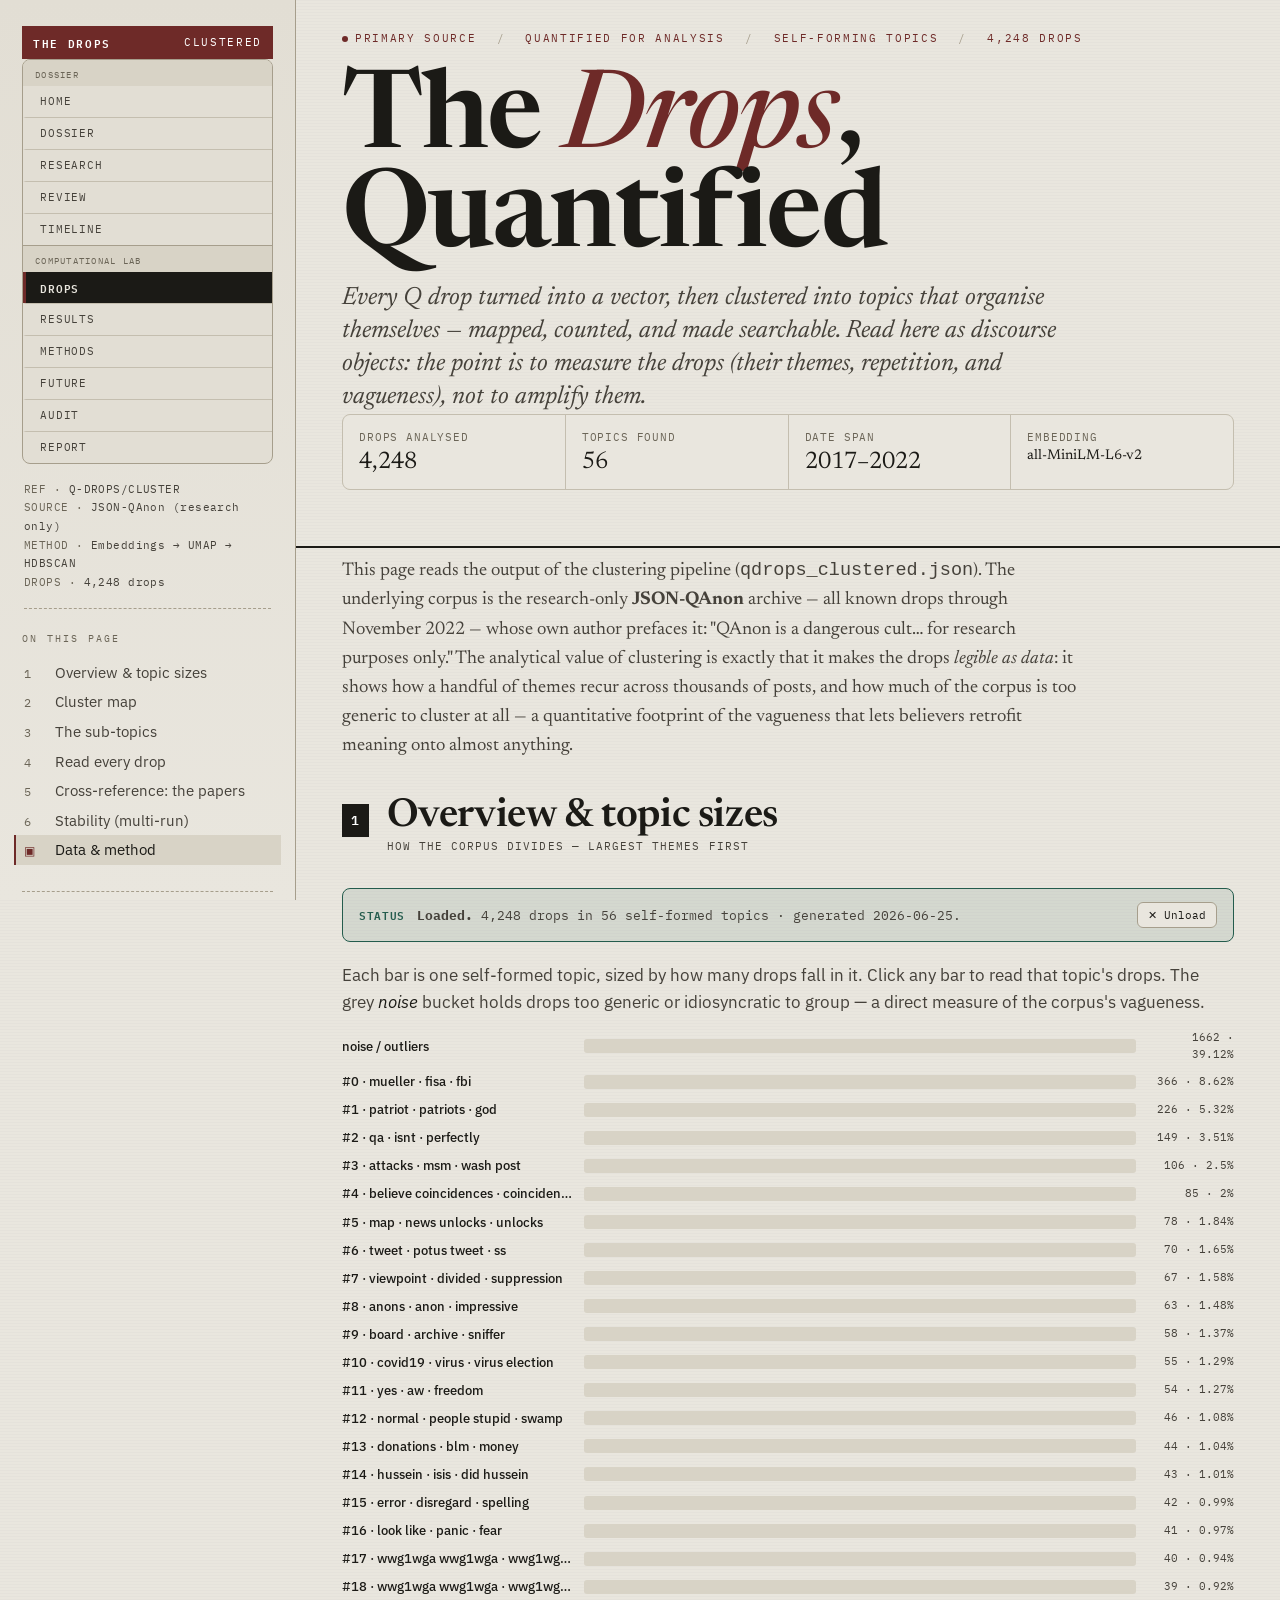
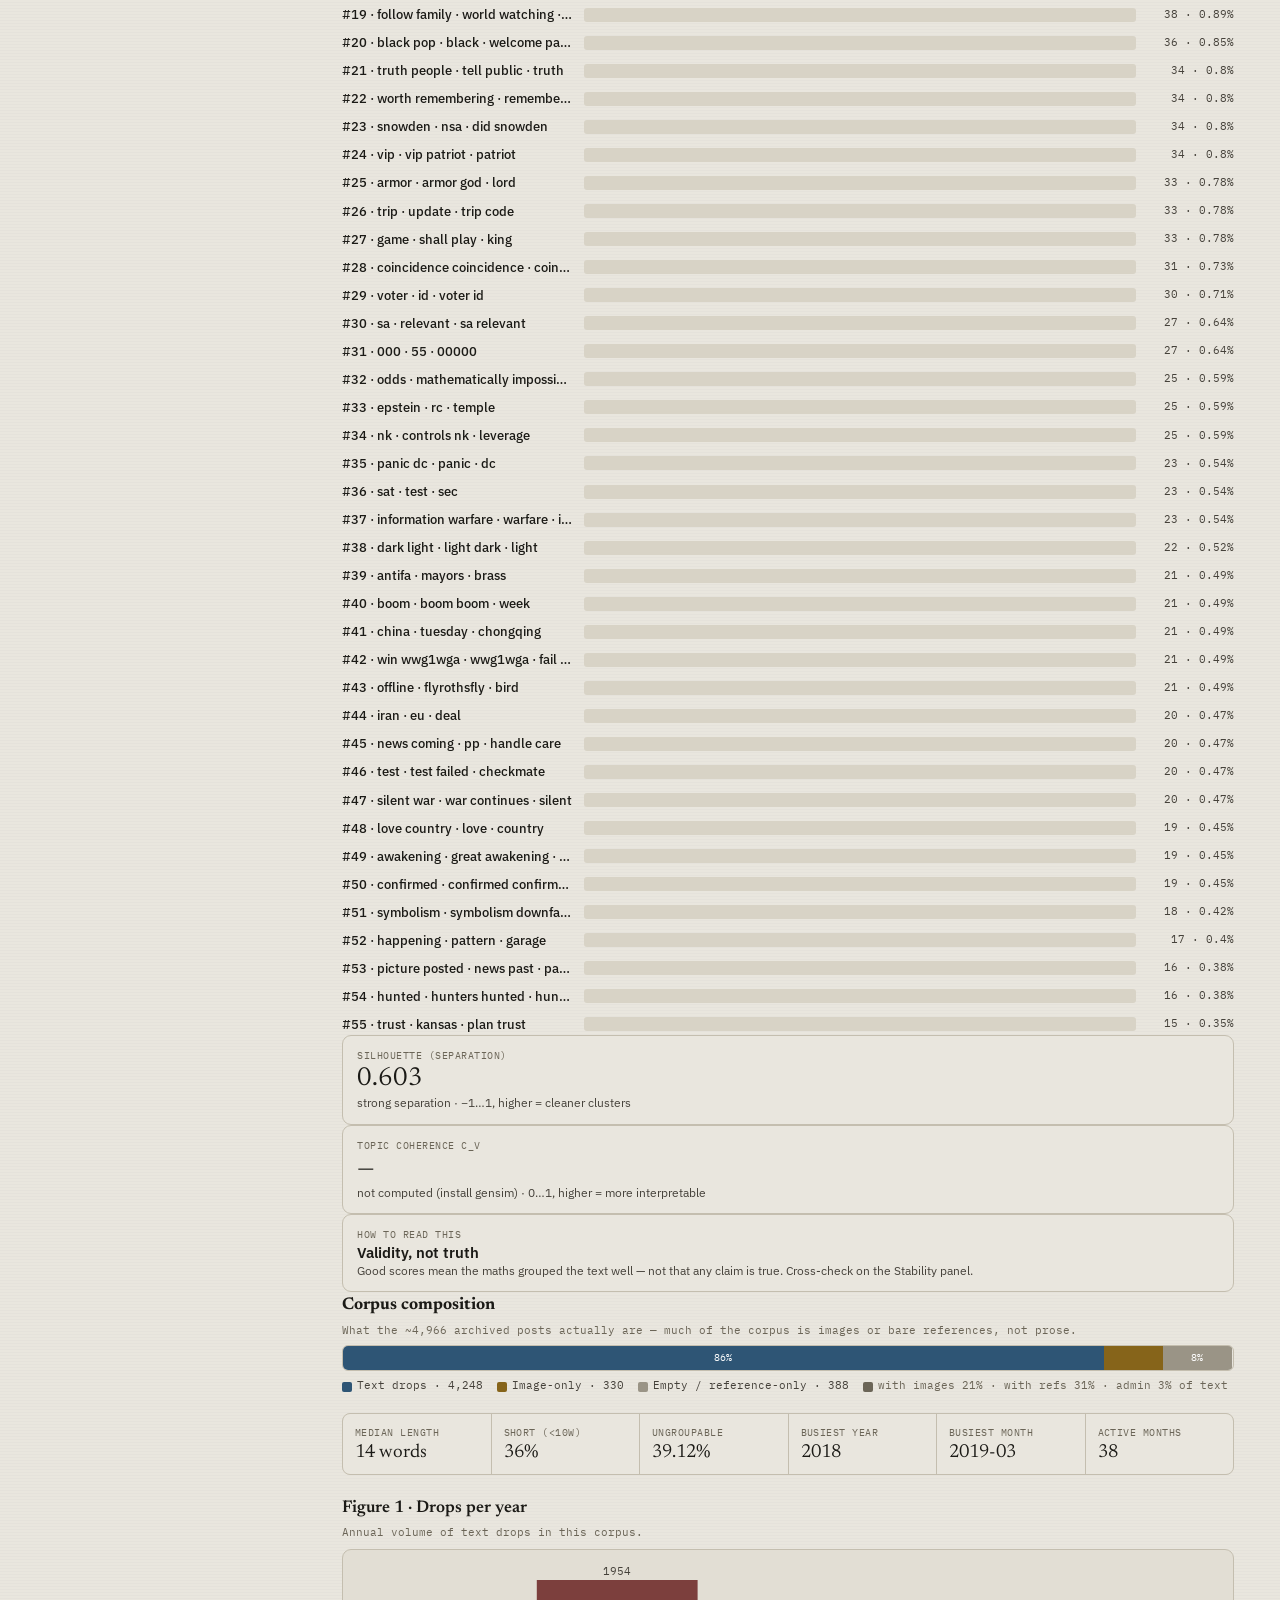
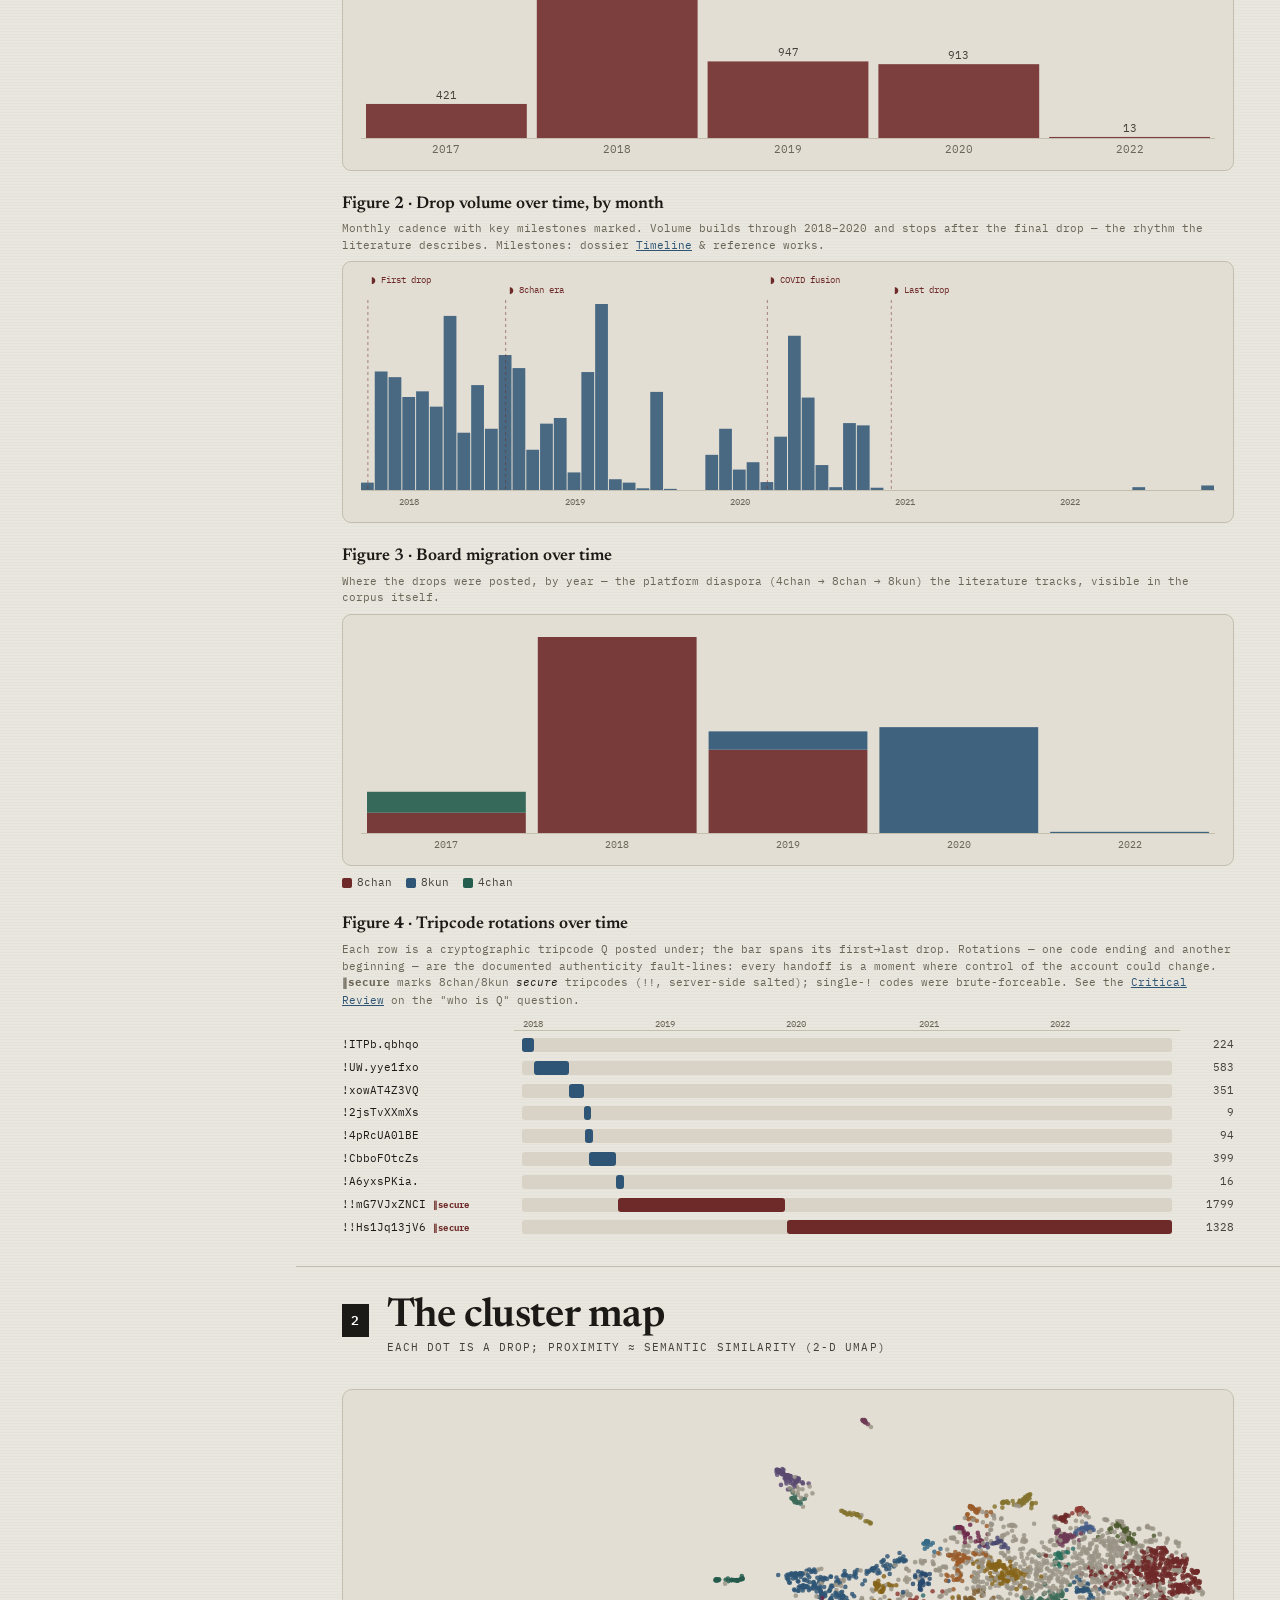
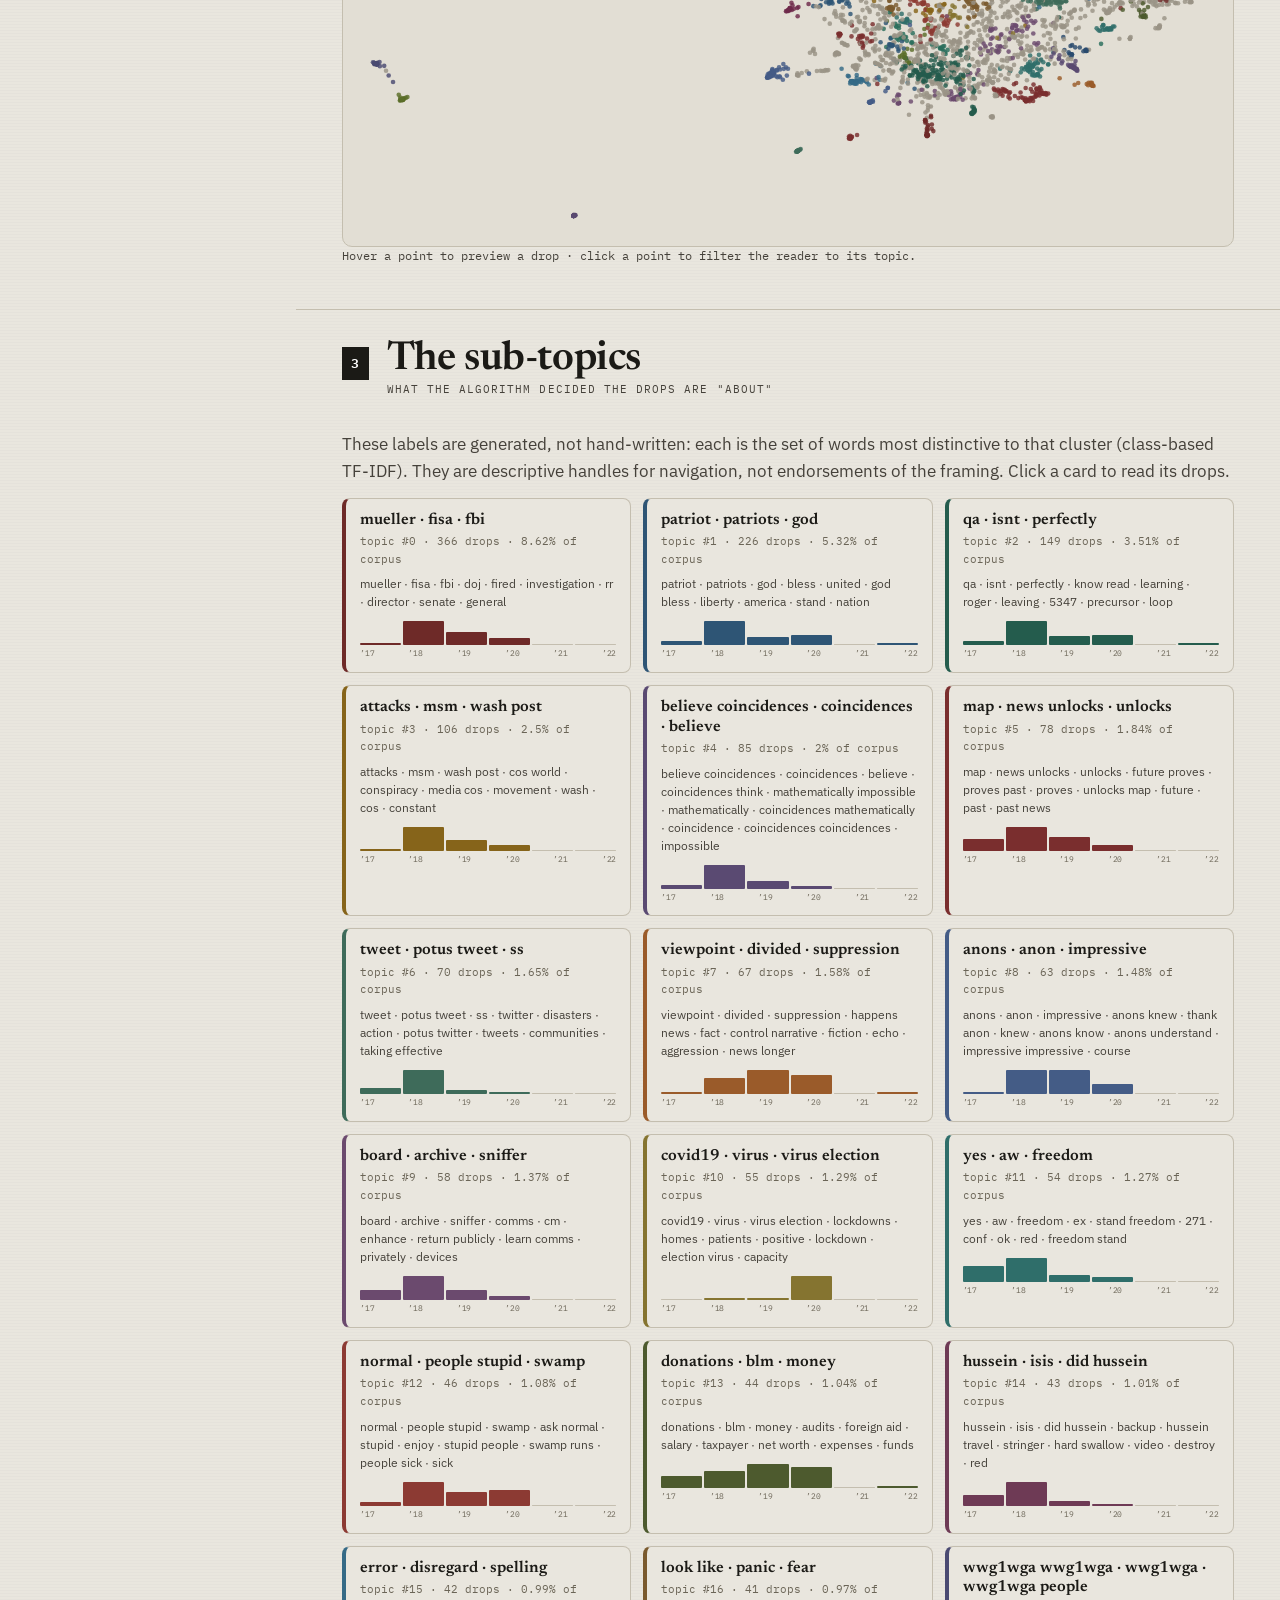
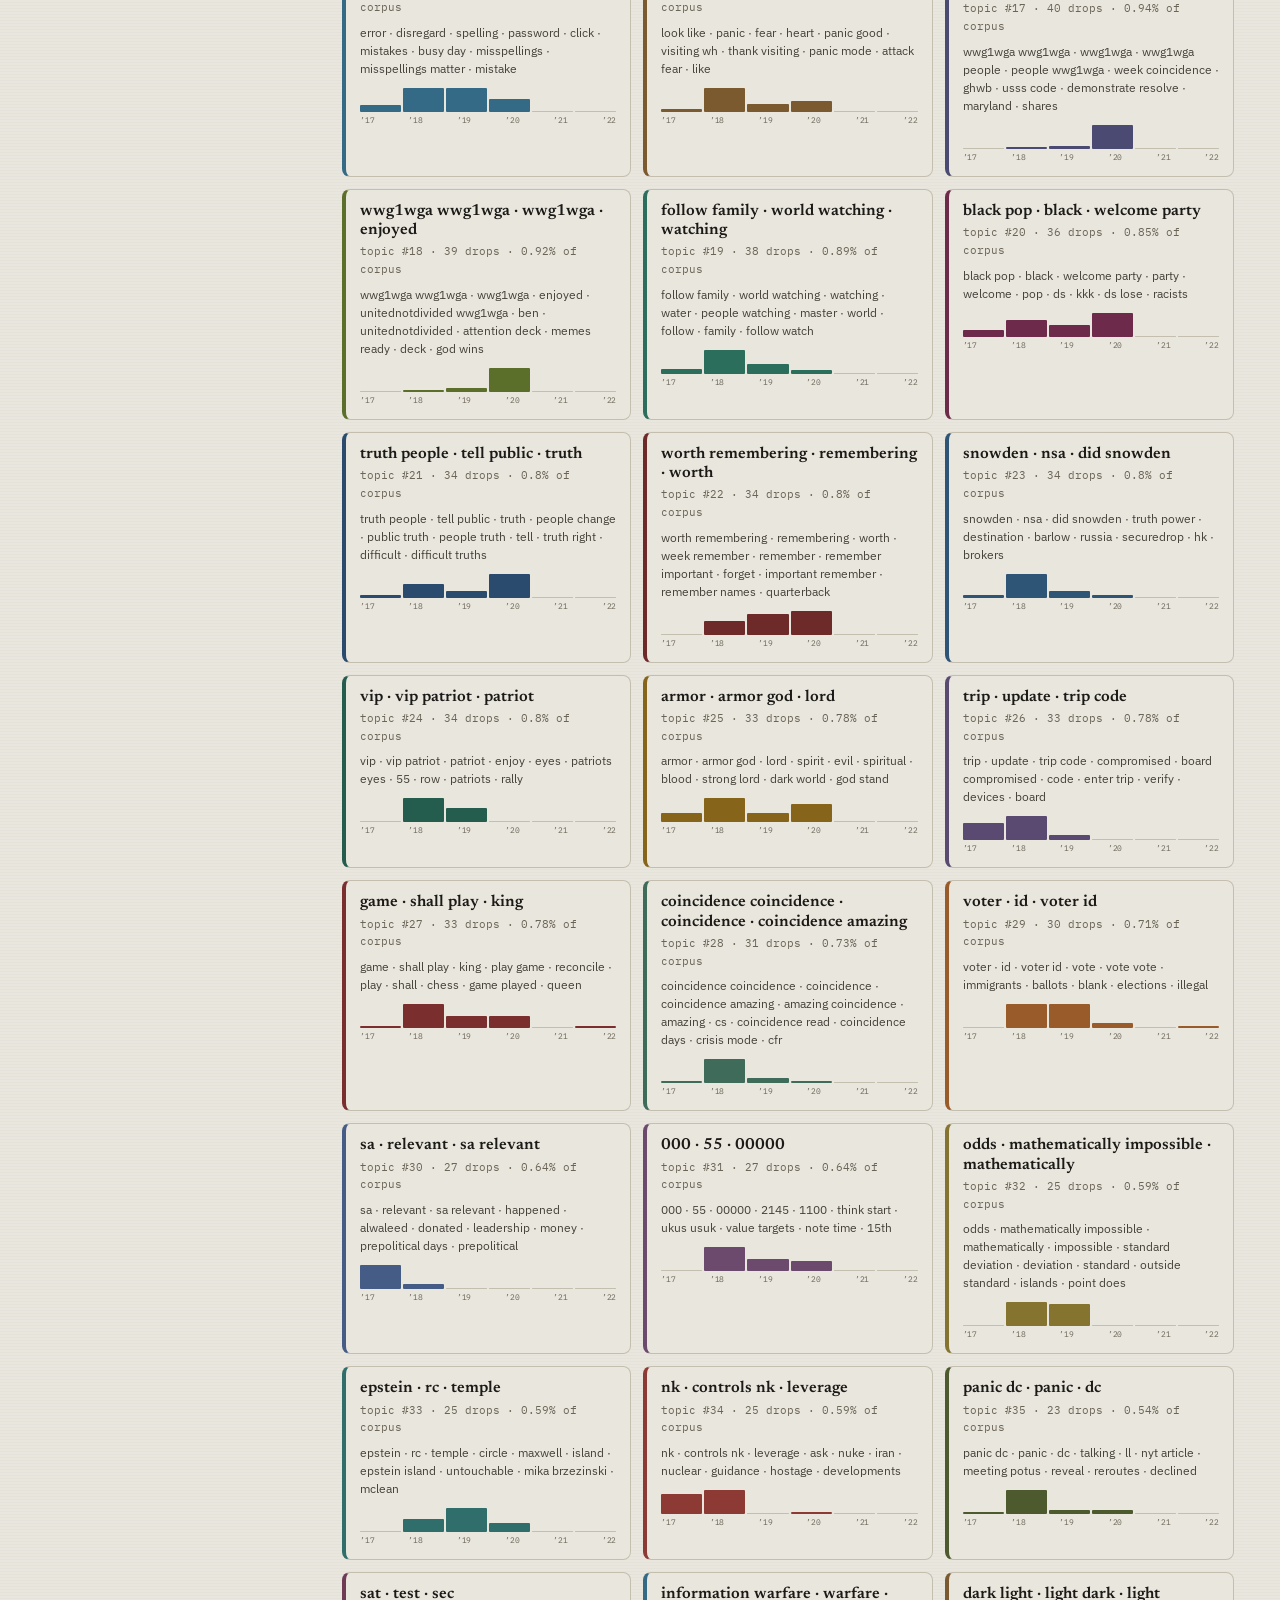
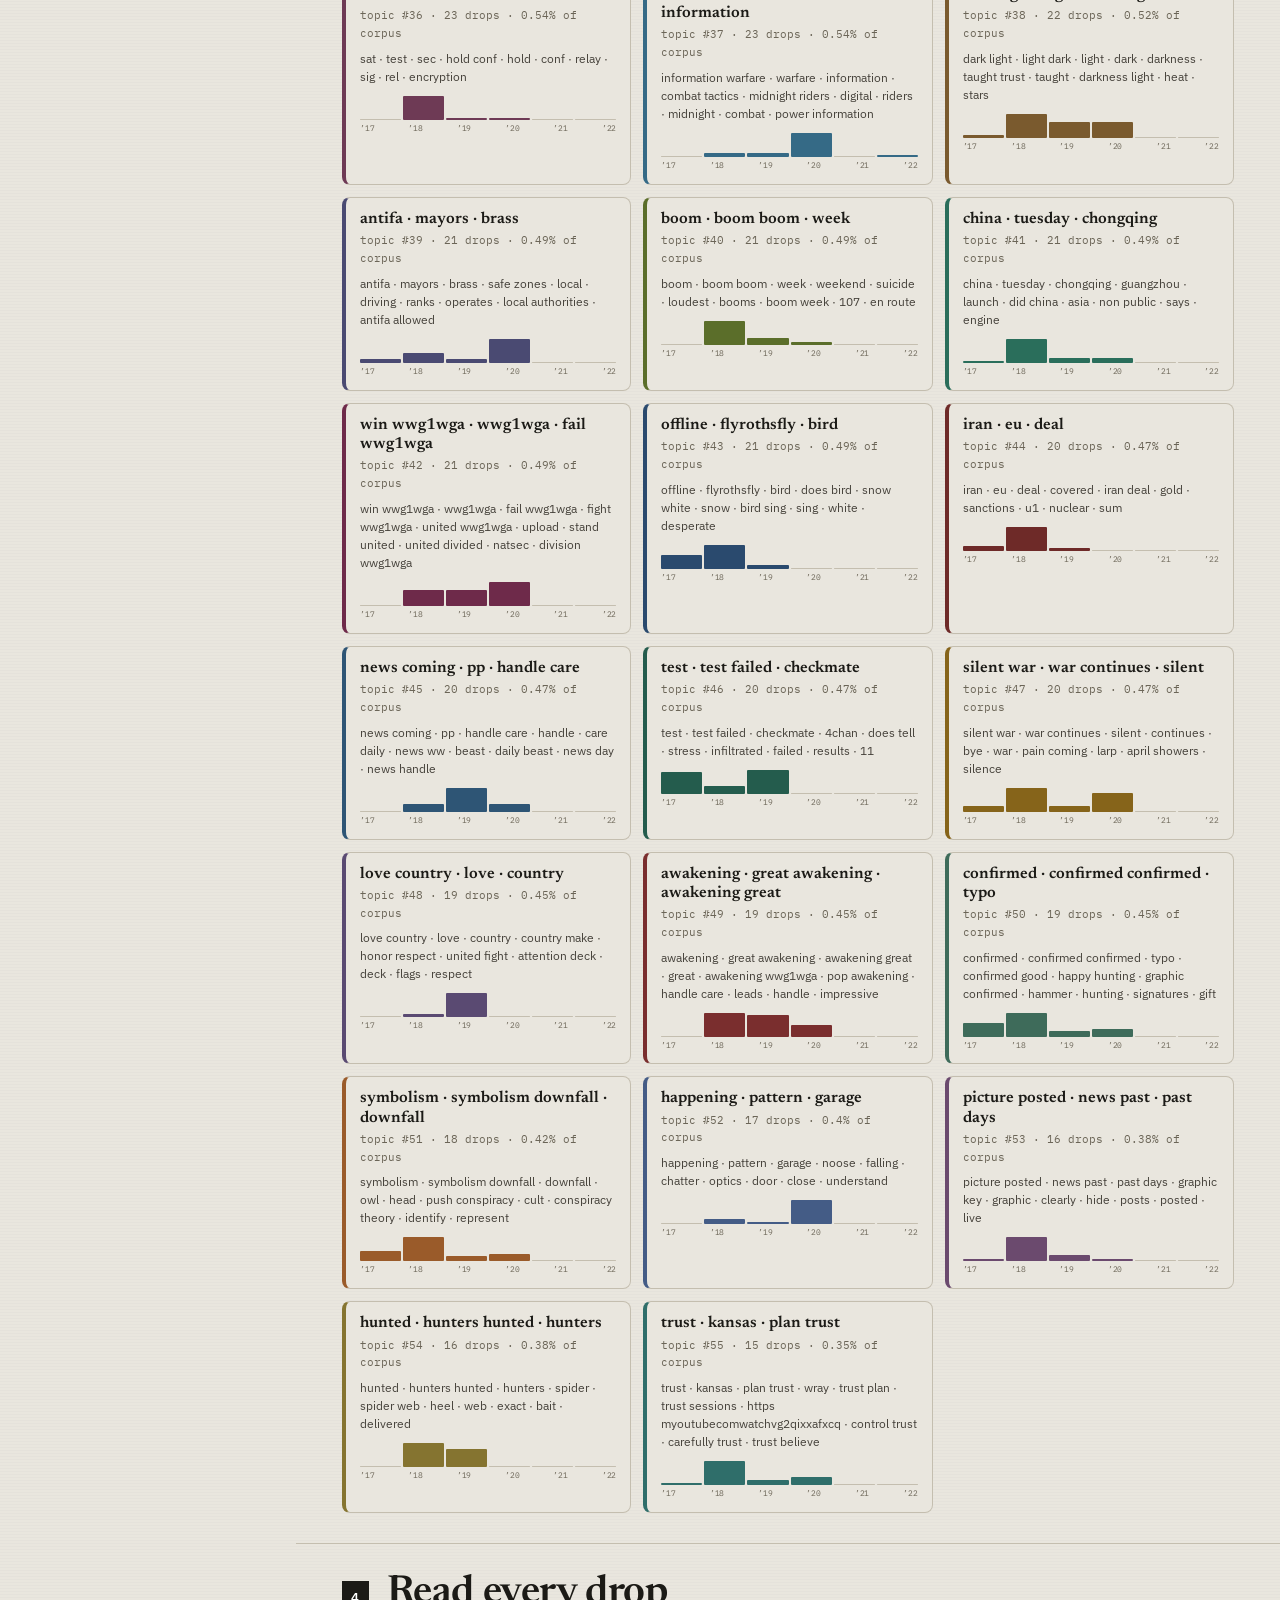
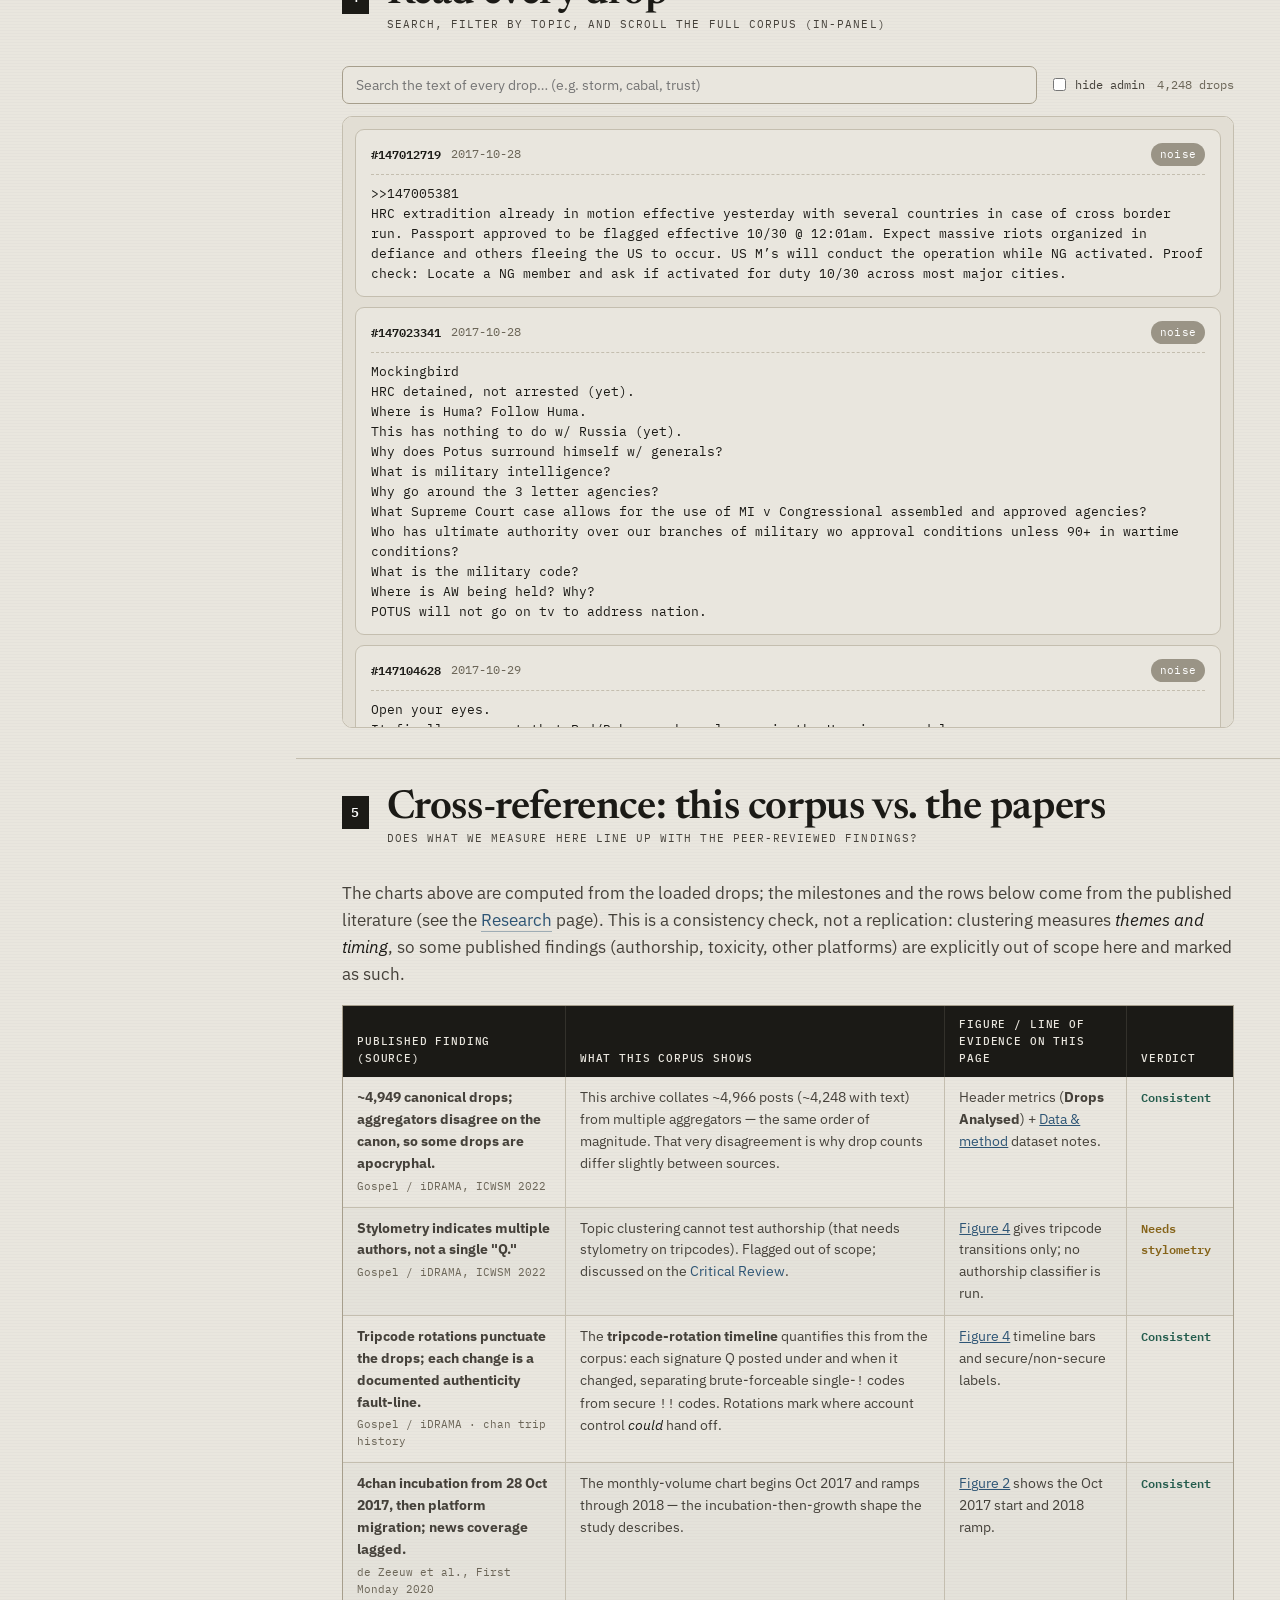
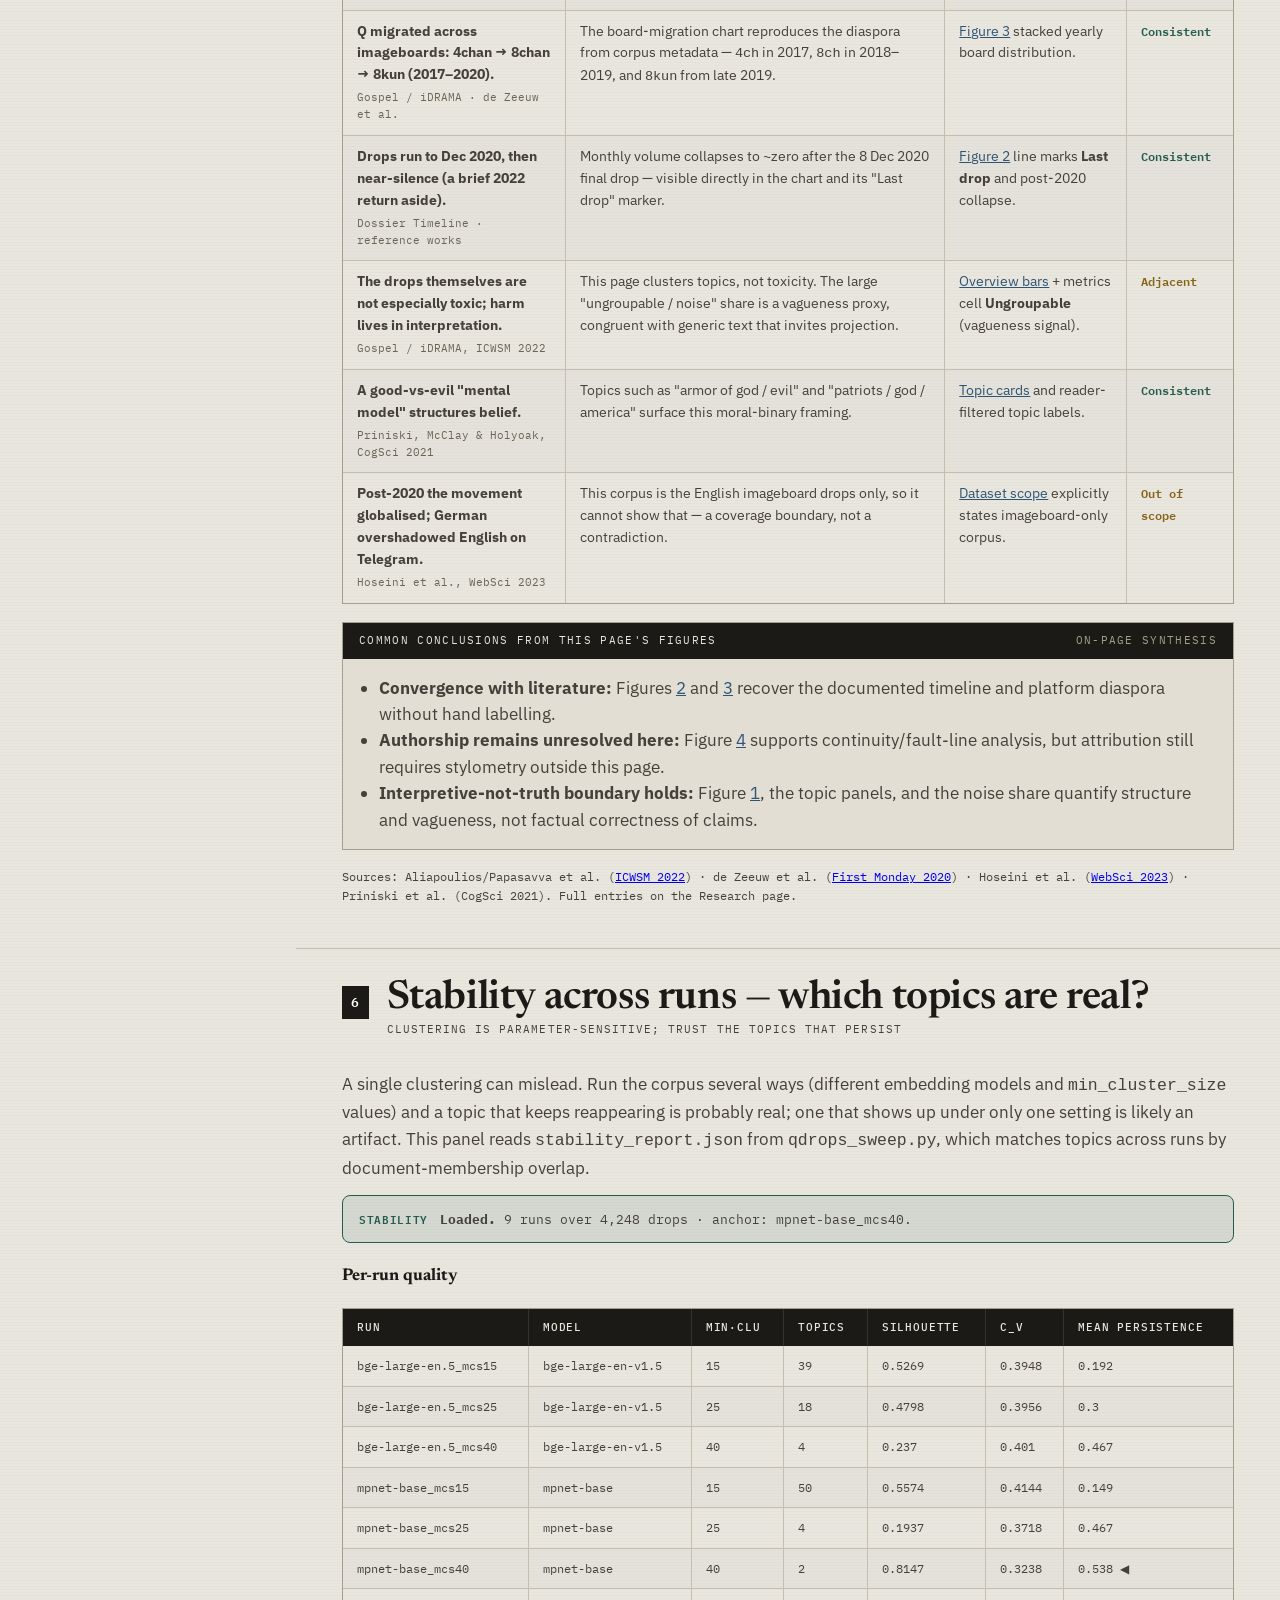
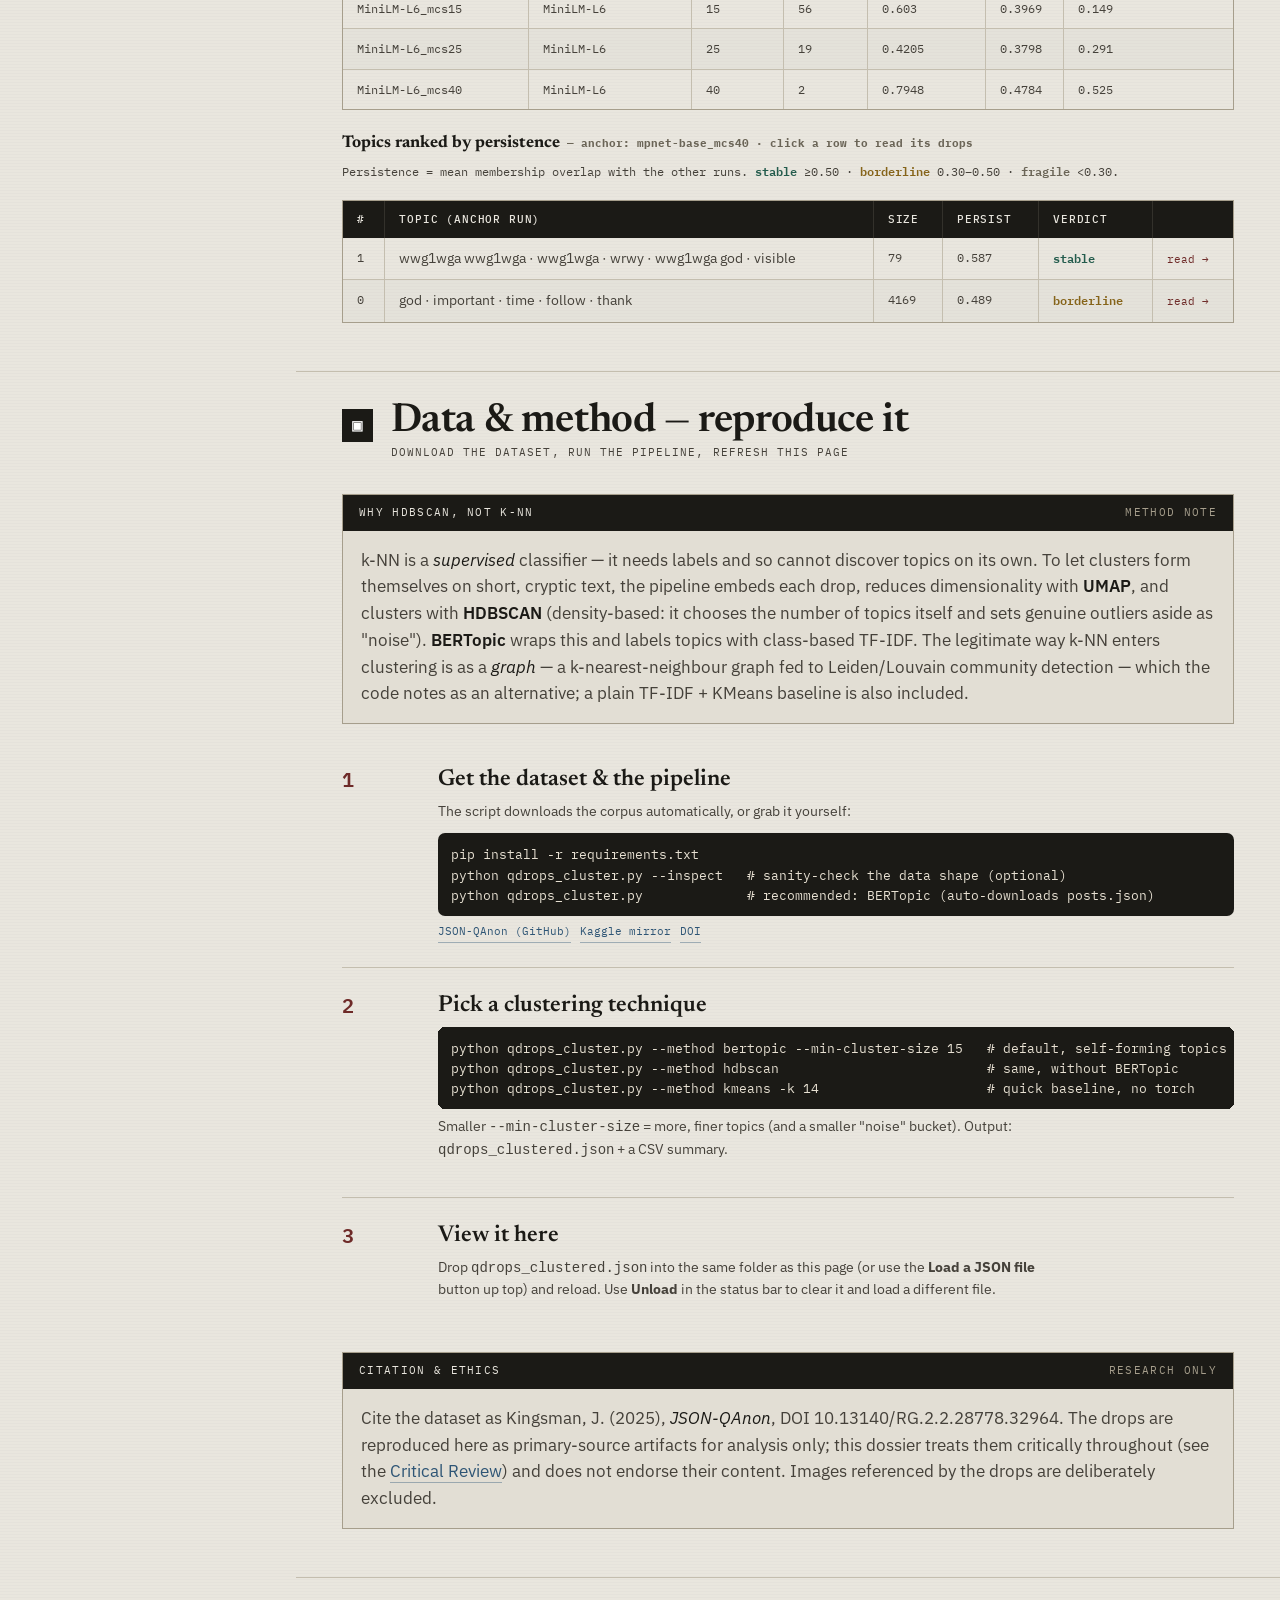
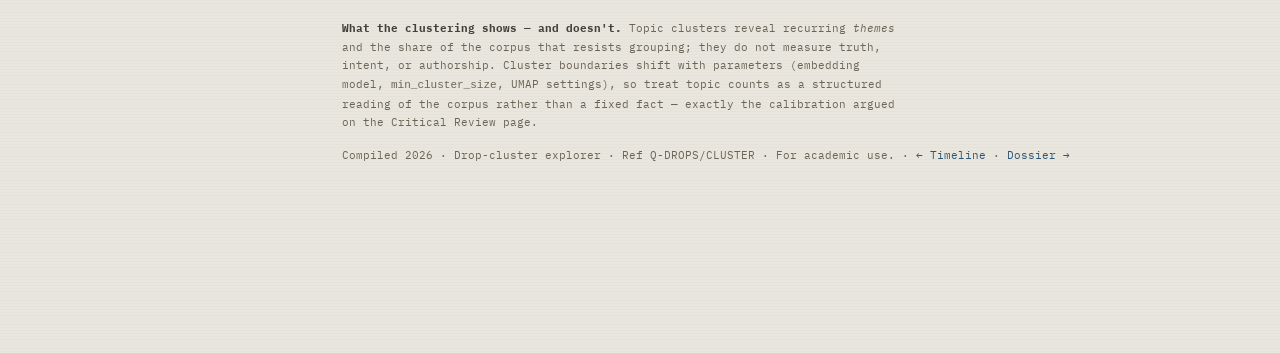
<file: drops.html>
<!DOCTYPE html>
<html lang="en">
<head>
<meta charset="UTF-8">
<meta name="viewport" content="width=device-width, initial-scale=1.0">
<title>The Drops · Quantified &amp; Clustered</title>
<meta name="description" content="Every QAnon drop, embedded and clustered into self-forming topics — an interactive map, a topic breakdown, and a searchable reader. Built on the research-only JSON-QAnon dataset.">
<link rel="preconnect" href="https://fonts.googleapis.com">
<link rel="preconnect" href="https://fonts.gstatic.com" crossorigin>
<link href="https://fonts.googleapis.com/css2?family=Newsreader:ital,opsz,wght@0,6..72,400;0,6..72,500;0,6..72,600;1,6..72,400;1,6..72,500&family=IBM+Plex+Mono:ital,wght@0,400;0,500;0,600;1,400&family=IBM+Plex+Sans:wght@400;500;600&display=swap" rel="stylesheet">
<link rel="stylesheet" href="assets/style.css">
<style>
  /* ---- page-specific components (use the shared design tokens) ---- */
  .q-banner{border:1px solid var(--rule-2);background:var(--paper-2);border-radius:8px;padding:13px 16px;margin:0 0 20px;font-family:var(--mono);font-size:12.5px;color:var(--ink-2);display:flex;gap:12px;align-items:center;flex-wrap:wrap}
  .q-banner .tag{font-weight:600;color:var(--accent);text-transform:uppercase;letter-spacing:.06em;font-size:11px;white-space:nowrap}
  .q-banner.ok{border-color:var(--doc);background:var(--doc-bg)} .q-banner.ok .tag{color:var(--doc)}
  .q-banner.demo{border-color:var(--all);background:var(--all-bg)} .q-banner.demo .tag{color:var(--all)}
  .q-banner .grow{flex:1;min-width:120px}
  .q-actions{display:flex;gap:10px;flex-wrap:wrap;margin-top:8px}
  .q-btn{font-family:var(--mono);font-size:12px;border:1px solid var(--rule-2);background:var(--paper);color:var(--ink);padding:7px 12px;border-radius:6px;cursor:pointer;transition:.15s;white-space:nowrap}
  .q-btn:hover{background:var(--paper-3);border-color:var(--ink-3)}
  .q-btn.pri{background:var(--accent);color:#F4EFE6;border-color:var(--accent)}
  .q-btn.pri:hover{background:var(--accent-2)}
  .q-btn.sm{font-size:11px;padding:5px 10px}
  label.q-btn{display:inline-block}

  .q-stats{display:grid;grid-template-columns:repeat(4,1fr);gap:1px;background:var(--rule);border:1px solid var(--rule);border-radius:8px;overflow:hidden;margin:0 0 22px}
  .q-stats>div{background:var(--paper);padding:14px 16px}
  .q-stats .k{font-family:var(--mono);font-size:10.5px;letter-spacing:.08em;text-transform:uppercase;color:var(--ink-3)}
  .q-stats .v{font-family:var(--serif);font-size:24px;color:var(--ink);margin-top:3px;line-height:1.1}

  .q-bars{display:flex;flex-direction:column;gap:7px;margin-top:4px}
  .q-bar{display:grid;grid-template-columns:230px 1fr 86px;gap:12px;align-items:center;font-size:13px;cursor:pointer}
  .q-bar:hover .q-bname{color:var(--accent)}
  .q-bname{font-weight:500;color:var(--ink);white-space:nowrap;overflow:hidden;text-overflow:ellipsis}
  .q-btrack{height:14px;background:var(--paper-3);border-radius:3px;overflow:hidden}
  .q-bfill{height:100%;border-radius:3px}
  .q-bval{font-family:var(--mono);font-size:11px;color:var(--ink-2);text-align:right}

  .q-scatter-wrap{position:relative;border:1px solid var(--rule);border-radius:10px;background:var(--paper-2);padding:8px;overflow:hidden}
  #q-canvas{display:block;width:100%;height:440px;cursor:crosshair}
  .q-tip{position:absolute;pointer-events:none;z-index:5;max-width:280px;background:var(--ink);color:#EDE7DA;font-size:12px;line-height:1.45;border-radius:7px;padding:8px 10px;box-shadow:0 6px 22px rgba(0,0,0,.28);opacity:0;transition:opacity .1s;font-family:var(--sans)}
  .q-tip b{font-family:var(--mono);font-size:11px;color:#C8BEA8}
  .q-hint{font-family:var(--mono);font-size:11.5px;color:var(--ink-3);margin-top:9px}

  .q-topics{display:grid;grid-template-columns:repeat(auto-fill,minmax(244px,1fr));gap:12px;margin-top:6px}
  .q-tcard{border:1px solid var(--rule);border-left:4px solid var(--ink-3);border-radius:8px;background:var(--paper);padding:12px 14px;cursor:pointer;transition:.15s}
  .q-tcard:hover{background:var(--paper-2);transform:translateY(-1px);box-shadow:0 4px 14px rgba(0,0,0,.07)}
  .q-tcard.active{outline:2px solid var(--accent);outline-offset:1px}
  .q-tcard h4{font-family:var(--serif);font-size:16px;font-weight:600;margin:0 0 3px;color:var(--ink);line-height:1.2}
  .q-tcard .meta{font-family:var(--mono);font-size:11px;color:var(--ink-3);margin-bottom:7px}
  .q-tcard .kw{font-size:12px;color:var(--ink-2);line-height:1.5}

  /* reader: controls sit above a fixed-height internal scroll box */
  .q-controls{display:flex;gap:12px;align-items:center;flex-wrap:wrap;margin-bottom:12px}
  .q-search{flex:1;min-width:220px;font-family:var(--sans);font-size:14px;padding:9px 13px;border:1px solid var(--rule-2);border-radius:7px;background:var(--paper);color:var(--ink)}
  .q-search:focus{outline:none;border-color:var(--accent)}
  .q-filterchip{font-family:var(--mono);font-size:12px;display:none;align-items:center;gap:8px;background:var(--paper-3);border:1px solid var(--rule-2);border-radius:20px;padding:5px 12px;color:var(--ink)}
  .q-filterchip b{max-width:240px;overflow:hidden;text-overflow:ellipsis;white-space:nowrap}
  .q-filterchip .x{cursor:pointer;font-weight:600;color:var(--accent)}
  .q-count{font-family:var(--mono);font-size:12px;color:var(--ink-3);white-space:nowrap}

  .q-scrollbox{max-height:68vh;overflow-y:auto;border:1px solid var(--rule);border-radius:10px;background:var(--paper-2);padding:12px;overscroll-behavior:contain}
  .q-card{border:1px solid var(--rule);border-radius:9px;background:var(--paper);padding:13px 15px;margin-bottom:10px}
  .q-card:last-child{margin-bottom:0}
  .q-cardhd{display:flex;align-items:center;gap:10px;flex-wrap:wrap;margin-bottom:8px;padding-bottom:8px;border-bottom:1px dashed var(--rule)}
  .q-id{font-family:var(--mono);font-size:12px;font-weight:600;color:var(--ink)}
  .q-date{font-family:var(--mono);font-size:11.5px;color:var(--ink-3)}
  .q-pill{font-family:var(--mono);font-size:10.5px;color:#fff;padding:3px 9px;border-radius:20px;cursor:pointer;letter-spacing:.02em;margin-left:auto;max-width:60%;overflow:hidden;text-overflow:ellipsis;white-space:nowrap}
  .q-body{font-family:var(--mono);font-size:12.5px;line-height:1.6;color:var(--ink);white-space:pre-wrap;overflow-wrap:anywhere;word-break:break-word;max-height:260px;overflow:auto}
  .q-body mark{background:rgba(134,100,26,.30);color:inherit;padding:0 1px;border-radius:2px}
  .q-more{display:block;width:100%;margin:4px 0 2px;text-align:center}
  .q-empty{font-family:var(--mono);font-size:13px;color:var(--ink-3);padding:30px;text-align:center}

  .q-setup{border:1px solid var(--rule);border-radius:10px;background:var(--paper-2);padding:18px 20px}
  .q-setup ol{margin:10px 0 0;padding-left:20px} .q-setup li{margin-bottom:10px;font-size:14px;color:var(--ink-2)}
  .q-code{font-family:var(--mono);font-size:12.5px;background:var(--ink);color:#E7E0D2;border-radius:7px;padding:11px 13px;overflow-x:auto;white-space:pre;margin:7px 0}
  @media(max-width:680px){
    .q-stats{grid-template-columns:repeat(2,1fr)} .q-bar{grid-template-columns:120px 1fr 64px}
    #q-canvas{height:340px} .q-scrollbox{max-height:74vh}
  }

  /* ---- analytics: metrics, charts, sparklines, cross-ref ---- */
  .q-metrics{display:grid;grid-template-columns:repeat(6,1fr);gap:1px;background:var(--rule);border:1px solid var(--rule);border-radius:8px;overflow:hidden;margin:18px 0 4px}
  .q-metrics>div{background:var(--paper);padding:11px 12px}
  .q-metrics .k{font-family:var(--mono);font-size:9.5px;letter-spacing:.05em;text-transform:uppercase;color:var(--ink-3)}
  .q-metrics .v{font-family:var(--serif);font-size:19px;color:var(--ink);margin-top:2px;line-height:1.05}
  .q-chartblock{margin-top:20px}
  .q-chartblock h3{font-family:var(--serif);font-size:17px;font-weight:600;margin:0 0 2px;color:var(--ink)}
  .q-chartblock .cap{font-family:var(--mono);font-size:11px;color:var(--ink-3);margin:0 0 8px;line-height:1.5}
  .q-chartwrap{border:1px solid var(--rule);border-radius:9px;background:var(--paper-2);padding:10px}
  canvas.q-chart{display:block;width:100%}
  #q-year{height:200px} #q-month{height:240px}
  .q-spark{display:flex;align-items:flex-end;gap:2px;height:24px;margin-top:10px}
  .q-spark i{flex:1;border-radius:1px;min-height:1px;display:block}
  .q-sparkrow{display:flex;justify-content:space-between;font-family:var(--mono);font-size:8px;color:var(--ink-3);margin-top:2px;letter-spacing:-.02em}
  .src2{font-family:var(--mono);font-size:10.5px;color:var(--ink-3);display:inline-block;margin-top:3px}
  @media(max-width:680px){ .q-metrics{grid-template-columns:repeat(3,1fr)} }

  /* ---- validity, composition, board-migration, admin toggle, stability ---- */
  .q-quality{display:flex;gap:14px;flex-wrap:wrap;margin:16px 0 2px}
  .q-qcard{flex:1;min-width:150px;border:1px solid var(--rule);border-radius:9px;background:var(--paper);padding:12px 14px}
  .q-qcard .k{font-family:var(--mono);font-size:10px;letter-spacing:.05em;text-transform:uppercase;color:var(--ink-3)}
  .q-qcard .v{font-family:var(--serif);font-size:26px;color:var(--ink);line-height:1.05;margin:2px 0}
  .q-qcard .d{font-size:11.5px;color:var(--ink-2);line-height:1.4}
  .q-comp{margin:18px 0 2px}
  .q-compbar{display:flex;height:26px;border-radius:6px;overflow:hidden;border:1px solid var(--rule);margin:6px 0}
  .q-compbar span{display:flex;align-items:center;justify-content:center;font-family:var(--mono);font-size:10px;color:#fff;min-width:0;overflow:hidden;white-space:nowrap}
  .q-complegend{display:flex;gap:14px;flex-wrap:wrap;font-family:var(--mono);font-size:11px;color:var(--ink-2);align-items:center}
  .q-complegend i,.q-legend2 i{display:inline-block;width:10px;height:10px;border-radius:2px;margin-right:5px;vertical-align:middle}
  .q-legend2{display:flex;gap:14px;flex-wrap:wrap;font-family:var(--mono);font-size:11px;color:var(--ink-2);margin-top:8px}
  #q-board{height:230px}
  .q-toggle{font-family:var(--mono);font-size:12px;color:var(--ink-2);display:flex;align-items:center;gap:6px;cursor:pointer;white-space:nowrap}
  #q-stab-runs .tnum,#q-stab-topics .tnum{font-family:var(--mono);font-size:12px;white-space:nowrap}

  /* ---- tripcode rotation timeline ---- */
  .q-trip{position:relative;margin-top:8px}
  .q-trip-axis{position:relative;height:15px;margin-left:172px;margin-right:54px;border-bottom:1px solid var(--rule)}
  .q-trip-axis span{position:absolute;transform:translateX(-50%);font-family:var(--mono);font-size:9px;color:var(--ink-3);top:1px}
  .q-trip-row{display:grid;grid-template-columns:172px 1fr 54px;gap:8px;align-items:center;margin-top:5px}
  .q-trip-lab{font-family:var(--mono);font-size:11px;color:var(--ink);white-space:nowrap;overflow:hidden;text-overflow:ellipsis}
  .q-trip-lab b{color:var(--accent);font-size:8.5px;letter-spacing:.02em}
  .q-trip-track{position:relative;height:14px;background:var(--paper-3);border-radius:3px}
  .q-trip-bar{position:absolute;top:0;height:100%;border-radius:3px;min-width:3px}
  .q-trip-n{font-family:var(--mono);font-size:11px;color:var(--ink-2);text-align:right}
  /* ---- stability: clickable topic rows + hint ---- */
  #q-stab-topics tbody tr{cursor:pointer}
  #q-stab-topics tbody tr:hover{background:var(--paper-2)}
  .q-stab-read{font-family:var(--mono);font-size:11px;color:var(--accent);white-space:nowrap}
  #q-stab-hint{display:none;font-family:var(--mono);font-size:11.5px;color:var(--accent-2);margin-top:10px;background:rgba(110,42,40,.06);border:1px solid var(--rule-2);border-radius:6px;padding:8px 11px}
  @media(max-width:680px){ .q-trip-axis{margin-left:104px;margin-right:40px} .q-trip-row{grid-template-columns:104px 1fr 40px} }
</style>
</head>
<body>

<button class="railtoggle" id="railtoggle" aria-label="Open contents">☰ Contents</button>
<div class="scrim" id="scrim"></div>

<div class="shell">
  <!-- ================= RAIL ================= -->
  <aside class="rail">
    <div class="rail-inner" id="rail">
      <div class="seal"><b>The Drops</b><span>Clustered</span></div>
      <nav class="xnav">
        <span class="xgroup">Dossier</span>
        <a href="index.html">Home</a>
        <a href="dossier.html">Dossier</a>
        <a href="research.html">Research</a>
        <a href="review.html">Review</a>
        <a href="timeline.html">Timeline</a>
        <span class="xgroup">Computational lab</span>
        <a href="drops.html" class="here">Drops</a>
        <a href="results.html">Results</a>
        <a href="methods.html">Methods</a>
        <a href="future.html">Future</a>
        <a href="audit.html">Audit</a>
        <a href="report.html">Report</a>
      </nav>
      <div class="reffile">
        REF · <span>Q-DROPS/CLUSTER</span><br>
        SOURCE · <span>JSON-QAnon (research only)</span><br>
        METHOD · <span>Embeddings → UMAP → HDBSCAN</span><br>
        DROPS · <span id="ref-n">load data…</span>
      </div>

      <p class="railhead">On this page</p>
      <nav class="toc" id="toc">
        <a href="#overview"><span class="n">1</span><span>Overview &amp; topic sizes</span></a>
        <a href="#map"><span class="n">2</span><span>Cluster map</span></a>
        <a href="#topics"><span class="n">3</span><span>The sub-topics</span></a>
        <a href="#reader"><span class="n">4</span><span>Read every drop</span></a>
        <a href="#xref"><span class="n">5</span><span>Cross-reference: the papers</span></a>
        <a href="#stability"><span class="n">6</span><span>Stability (multi-run)</span></a>
        <a href="#dataset"><span class="n">▣</span><span>Data &amp; method</span></a>
      </nav>

      <div class="legend">
        <p class="railhead">How clusters form</p>
        <div class="row"><span class="chip ep--rep">Embed</span><span class="def">Each drop → a sentence-embedding vector (semantic meaning).</span></div>
        <div class="row"><span class="chip ep--doc">Cluster</span><span class="def">HDBSCAN groups nearby vectors and picks the topic count itself.</span></div>
        <div class="row"><span class="chip ep--all">Label</span><span class="def">Class-based TF-IDF names each topic by its most distinctive words.</span></div>
      </div>
    </div>
  </aside>

  <!-- ================= MAIN ================= -->
  <main>
    <header class="mast">
      <div class="classbar">
        <span><span class="dot"></span>Primary Source</span>
        <span class="sep">/</span><span>Quantified for analysis</span>
        <span class="sep">/</span><span>Self-forming topics</span>
        <span class="sep">/</span><span id="cb-n">— drops</span>
      </div>
      <h1 class="title">The <span class="q">Drops</span>, Quantified</h1>
      <p class="subtitle">Every Q drop turned into a vector, then clustered into topics that organise themselves — mapped, counted, and made searchable. Read here as discourse objects: the point is to <em>measure</em> the drops (their themes, repetition, and vagueness), not to amplify them.</p>
      <div class="q-stats">
        <div><div class="k">Drops Analysed</div><div class="v" id="m-drops">—</div></div>
        <div><div class="k">Topics Found</div><div class="v" id="m-topics">—</div></div>
        <div><div class="k">Date Span</div><div class="v" id="m-span">—</div></div>
        <div><div class="k">Embedding</div><div class="v" id="m-model" style="font-size:14px">—</div></div>
      </div>
    </header>

    <div class="pagebody">
      <p class="lede">This page reads the output of the clustering pipeline (<code>qdrops_clustered.json</code>). The underlying corpus is the research-only <strong>JSON-QAnon</strong> archive — all known drops through November 2022 — whose own author prefaces it: "QAnon is a dangerous cult… for research purposes only." The analytical value of clustering is exactly that it makes the drops <em>legible as data</em>: it shows how a handful of themes recur across thousands of posts, and how much of the corpus is too generic to cluster at all — a quantitative footprint of the vagueness that lets believers retrofit meaning onto almost anything.</p>
    </div>

    <!-- ===================== OVERVIEW ===================== -->
    <section class="dz" id="overview" style="border-top:none">
      <div class="sechd"><div class="secno">1</div>
        <div><h2 class="sech">Overview &amp; topic sizes</h2>
        <p class="sectag">How the corpus divides — largest themes first</p></div></div>
      <div class="secbody">
        <div id="q-banner" class="q-banner">
          <span class="tag">Status</span>
          <span class="grow" id="q-status">Looking for <code>qdrops_clustered.json</code> in this folder…</span>
          <span id="q-banner-actions"></span>
        </div>
        <div id="q-setup-wrap"></div>
        <div id="q-bars-wrap" style="display:none">
          <p style="color:var(--ink-2);margin-top:0">Each bar is one self-formed topic, sized by how many drops fall in it. Click any bar to read that topic's drops. The grey <em>noise</em> bucket holds drops too generic or idiosyncratic to group — a direct measure of the corpus's vagueness.</p>
          <div class="q-bars" id="q-bars"></div>
        </div>
        <div id="q-analytics-wrap" style="display:none">
          <div id="q-quality"></div>
          <div id="q-comp"></div>
          <div class="q-metrics" id="q-metrics"></div>
          <div class="q-chartblock" id="fig-1-year">
            <h3>Figure 1 · Drops per year</h3>
            <p class="cap">Annual volume of text drops in this corpus.</p>
            <div class="q-chartwrap"><canvas id="q-year" class="q-chart"></canvas></div>
          </div>
          <div class="q-chartblock" id="fig-2-month">
            <h3>Figure 2 · Drop volume over time, by month</h3>
            <p class="cap">Monthly cadence with key milestones marked. Volume builds through 2018&ndash;2020 and stops after the final drop &mdash; the rhythm the literature describes. Milestones: dossier <a href="timeline.html" style="color:var(--rep)">Timeline</a> &amp; reference works.</p>
            <div class="q-chartwrap"><canvas id="q-month" class="q-chart"></canvas></div>
          </div>
          <div class="q-chartblock" id="q-board-block">
            <h3 id="fig-3-board">Figure 3 · Board migration over time</h3>
            <p class="cap">Where the drops were posted, by year &mdash; the platform diaspora (4chan &rarr; 8chan &rarr; 8kun) the literature tracks, visible in the corpus itself.</p>
            <div class="q-chartwrap"><canvas id="q-board" class="q-chart"></canvas></div>
            <div id="q-board-legend" class="q-legend2"></div>
          </div>
          <div class="q-chartblock" id="q-trip-block">
            <h3 id="fig-4-trip">Figure 4 · Tripcode rotations over time</h3>
            <p class="cap">Each row is a cryptographic tripcode Q posted under; the bar spans its first&rarr;last drop. Rotations &mdash; one code ending and another beginning &mdash; are the documented authenticity fault-lines: every handoff is a moment where control of the account could change. <b>&Vert;secure</b> marks 8chan/8kun <em>secure</em> tripcodes (<code>!!</code>, server-side salted); single-<code>!</code> codes were brute-forceable. See the <a href="review.html" style="color:var(--rep)">Critical Review</a> on the "who is Q" question.</p>
            <div id="q-trip"></div>
          </div>
        </div>
      </div>
    </section>

    <!-- ===================== MAP ===================== -->
    <section class="dz" id="map">
      <div class="sechd"><div class="secno">2</div>
        <div><h2 class="sech">The cluster map</h2>
        <p class="sectag">Each dot is a drop; proximity ≈ semantic similarity (2-D UMAP)</p></div></div>
      <div class="secbody">
        <div id="q-map-body" style="display:none">
          <div class="q-scatter-wrap">
            <canvas id="q-canvas"></canvas>
            <div class="q-tip" id="q-tip"></div>
          </div>
          <p class="q-hint">Hover a point to preview a drop · click a point to filter the reader to its topic.</p>
        </div>
        <p class="q-hint" id="q-map-placeholder">Load data to render the cluster map.</p>
      </div>
    </section>

    <!-- ===================== TOPICS ===================== -->
    <section class="dz" id="topics">
      <div class="sechd"><div class="secno">3</div>
        <div><h2 class="sech">The sub-topics</h2>
        <p class="sectag">What the algorithm decided the drops are "about"</p></div></div>
      <div class="secbody">
        <div id="q-topics-body" style="display:none">
          <p style="color:var(--ink-2);margin-top:0">These labels are generated, not hand-written: each is the set of words most distinctive to that cluster (class-based TF-IDF). They are descriptive handles for navigation, not endorsements of the framing. Click a card to read its drops.</p>
          <div class="q-topics" id="q-topics"></div>
        </div>
        <p class="q-hint" id="q-topics-placeholder">Load data to list the sub-topics.</p>
      </div>
    </section>

    <!-- ===================== READER ===================== -->
    <section class="dz" id="reader">
      <div class="sechd"><div class="secno">4</div>
        <div><h2 class="sech">Read every drop</h2>
        <p class="sectag">Search, filter by topic, and scroll the full corpus (in-panel)</p></div></div>
      <div class="secbody">
        <div id="q-reader-body" style="display:none">
          <div class="q-controls">
            <input type="search" id="q-search" class="q-search" placeholder="Search the text of every drop… (e.g. storm, cabal, trust)">
            <label class="q-toggle" title="Hide operational drops (test / trip update / comms / disregard...)"><input type="checkbox" id="q-hideadmin"> hide admin</label>
            <span class="q-filterchip" id="q-filterchip">topic: <b id="q-filterlabel"></b><span class="x" id="q-clearfilter">✕</span></span>
            <span class="q-count" id="q-count"></span>
          </div>
          <div class="q-scrollbox" id="q-scrollbox">
            <div id="q-list"></div>
          </div>
        </div>
        <p class="q-hint" id="q-reader-placeholder">Load data to browse the drops.</p>
      </div>
    </section>

    <!-- ===================== XREF ===================== -->
    <section class="dz" id="xref">
      <div class="sechd"><div class="secno">5</div>
        <div><h2 class="sech">Cross-reference: this corpus vs. the papers</h2>
        <p class="sectag">Does what we measure here line up with the peer-reviewed findings?</p></div></div>
      <div class="secbody">
        <p style="color:var(--ink-2);margin-top:0">The charts above are computed from the loaded drops; the milestones and the rows below come from the published literature (see the <a href="research.html" style="color:var(--rep);text-decoration:none;border-bottom:1px solid rgba(46,85,117,.4)">Research</a> page). This is a consistency check, not a replication: clustering measures <em>themes and timing</em>, so some published findings (authorship, toxicity, other platforms) are explicitly out of scope here and marked as such.</p>
        <div class="tblwrap"><table>
          <thead><tr><th>Published finding (source)</th><th>What this corpus shows</th><th>Figure / line of evidence on this page</th><th>Verdict</th></tr></thead>
          <tbody>
            <tr><td><b>~4,949 canonical drops; aggregators disagree on the canon, so some drops are apocryphal.</b><br><span class="src2">Gospel / iDRAMA, ICWSM 2022</span></td><td>This archive collates ~4,966 posts (~4,248 with text) from multiple aggregators &mdash; the same order of magnitude. That very disagreement is why drop counts differ slightly between sources.</td><td>Header metrics (<b>Drops Analysed</b>) + <a href="#dataset" style="color:var(--rep)">Data &amp; method</a> dataset notes.</td><td><span class="verdict v-met">Consistent</span></td></tr>
            <tr><td><b>Stylometry indicates multiple authors, not a single "Q."</b><br><span class="src2">Gospel / iDRAMA, ICWSM 2022</span></td><td>Topic clustering cannot test authorship (that needs stylometry on tripcodes). Flagged out of scope; discussed on the <a href="review.html" style="color:var(--rep);text-decoration:none">Critical Review</a>.</td><td><a href="#fig-4-trip" style="color:var(--rep)">Figure 4</a> gives tripcode transitions only; no authorship classifier is run.</td><td><span class="verdict v-part">Needs stylometry</span></td></tr>
            <tr><td><b>Tripcode rotations punctuate the drops; each change is a documented authenticity fault-line.</b><br><span class="src2">Gospel / iDRAMA &middot; chan trip history</span></td><td>The <b>tripcode-rotation timeline</b> quantifies this from the corpus: each signature Q posted under and when it changed, separating brute-forceable single-<code>!</code> codes from secure <code>!!</code> codes. Rotations mark where account control <em>could</em> hand off.</td><td><a href="#fig-4-trip" style="color:var(--rep)">Figure 4</a> timeline bars and secure/non-secure labels.</td><td><span class="verdict v-met">Consistent</span></td></tr>
            <tr><td><b>4chan incubation from 28 Oct 2017, then platform migration; news coverage lagged.</b><br><span class="src2">de Zeeuw et al., First Monday 2020</span></td><td>The monthly-volume chart begins Oct 2017 and ramps through 2018 &mdash; the incubation-then-growth shape the study describes.</td><td><a href="#fig-2-month" style="color:var(--rep)">Figure 2</a> shows the Oct 2017 start and 2018 ramp.</td><td><span class="verdict v-met">Consistent</span></td></tr>
            <tr><td><b>Q migrated across imageboards: 4chan &rarr; 8chan &rarr; 8kun (2017&ndash;2020).</b><br><span class="src2">Gospel / iDRAMA &middot; de&nbsp;Zeeuw et&nbsp;al.</span></td><td>The board-migration chart reproduces the diaspora from corpus metadata &mdash; <code>4ch</code> in 2017, <code>8ch</code> in 2018&ndash;2019, and <code>8kun</code> from late 2019.</td><td><a href="#fig-3-board" style="color:var(--rep)">Figure 3</a> stacked yearly board distribution.</td><td><span class="verdict v-met">Consistent</span></td></tr>
            <tr><td><b>Drops run to Dec 2020, then near-silence (a brief 2022 return aside).</b><br><span class="src2">Dossier Timeline &middot; reference works</span></td><td>Monthly volume collapses to ~zero after the 8 Dec 2020 final drop &mdash; visible directly in the chart and its "Last drop" marker.</td><td><a href="#fig-2-month" style="color:var(--rep)">Figure 2</a> line marks <b>Last drop</b> and post-2020 collapse.</td><td><span class="verdict v-met">Consistent</span></td></tr>
            <tr><td><b>The drops themselves are not especially toxic; harm lives in interpretation.</b><br><span class="src2">Gospel / iDRAMA, ICWSM 2022</span></td><td>This page clusters topics, not toxicity. The large "ungroupable / noise" share is a vagueness proxy, congruent with generic text that invites projection.</td><td><a href="#overview" style="color:var(--rep)">Overview bars</a> + metrics cell <b>Ungroupable</b> (vagueness signal).</td><td><span class="verdict v-part">Adjacent</span></td></tr>
            <tr><td><b>A good-vs-evil "mental model" structures belief.</b><br><span class="src2">Priniski, McClay &amp; Holyoak, CogSci 2021</span></td><td>Topics such as "armor of god / evil" and "patriots / god / america" surface this moral-binary framing.</td><td><a href="#topics" style="color:var(--rep)">Topic cards</a> and reader-filtered topic labels.</td><td><span class="verdict v-met">Consistent</span></td></tr>
            <tr><td><b>Post-2020 the movement globalised; German overshadowed English on Telegram.</b><br><span class="src2">Hoseini et al., WebSci 2023</span></td><td>This corpus is the English imageboard drops only, so it cannot show that &mdash; a coverage boundary, not a contradiction.</td><td><a href="#dataset" style="color:var(--rep)">Dataset scope</a> explicitly states imageboard-only corpus.</td><td><span class="verdict v-part">Out of scope</span></td></tr>
          </tbody>
        </table></div>
        <div class="panel" style="margin-top:12px">
          <div class="panel-hd"><span>Common conclusions from this page's figures</span><span class="src">On-page synthesis</span></div>
          <div class="panel-bd">
            <ul style="margin:0;padding-left:18px;color:var(--ink-2);line-height:1.6">
              <li><b>Convergence with literature:</b> Figures <a href="#fig-2-month" style="color:var(--rep)">2</a> and <a href="#fig-3-board" style="color:var(--rep)">3</a> recover the documented timeline and platform diaspora without hand labelling.</li>
              <li><b>Authorship remains unresolved here:</b> Figure <a href="#fig-4-trip" style="color:var(--rep)">4</a> supports continuity/fault-line analysis, but attribution still requires stylometry outside this page.</li>
              <li><b>Interpretive-not-truth boundary holds:</b> Figure <a href="#fig-1-year" style="color:var(--rep)">1</a>, the topic panels, and the noise share quantify structure and vagueness, not factual correctness of claims.</li>
            </ul>
          </div>
        </div>
        <p class="q-hint" style="margin-top:10px">Sources: Aliapoulios/Papasavva et&nbsp;al. (<a href="https://doi.org/10.1609/icwsm.v16i1.19330">ICWSM 2022</a>) &middot; de&nbsp;Zeeuw et&nbsp;al. (<a href="https://doi.org/10.5210/fm.v25i11.10643">First Monday 2020</a>) &middot; Hoseini et&nbsp;al. (<a href="https://doi.org/10.1145/3578503.3583603">WebSci 2023</a>) &middot; Priniski et&nbsp;al. (CogSci 2021). Full entries on the Research page.</p>
      </div>
    </section>

    <!-- ===================== STABILITY ===================== -->
    <section class="dz" id="stability">
      <div class="sechd"><div class="secno">6</div>
        <div><h2 class="sech">Stability across runs &mdash; which topics are real?</h2>
        <p class="sectag">Clustering is parameter-sensitive; trust the topics that persist</p></div></div>
      <div class="secbody">
        <p style="color:var(--ink-2);margin-top:0">A single clustering can mislead. Run the corpus several ways (different embedding models and <code>min_cluster_size</code> values) and a topic that keeps reappearing is probably real; one that shows up under only one setting is likely an artifact. This panel reads <code>stability_report.json</code> from <code>qdrops_sweep.py</code>, which matches topics across runs by document-membership overlap.</p>
        <div id="q-stab-banner" class="q-banner"><span class="tag">Stability</span><span class="grow" id="q-stab-status">Looking for <code>stability_report.json</code>&hellip;</span><span id="q-stab-actions"></span></div>
        <div id="q-stab-body" style="display:none">
          <h3 style="font-family:var(--serif);font-size:17px;margin:14px 0 4px">Per-run quality</h3>
          <div class="tblwrap"><table id="q-stab-runs"></table></div>
          <h3 style="font-family:var(--serif);font-size:17px;margin:20px 0 4px">Topics ranked by persistence<span id="q-stab-anchor" style="font-family:var(--mono);font-size:11px;color:var(--ink-3)"></span></h3>
          <p class="q-hint" style="margin:0 0 8px">Persistence = mean membership overlap with the other runs. <span class="verdict v-met">stable</span> &ge;0.50 &middot; <span class="verdict v-part">borderline</span> 0.30&ndash;0.50 &middot; <span class="verdict v-no">fragile</span> &lt;0.30.</p>
          <div class="tblwrap"><table id="q-stab-topics"></table></div>
          <p id="q-stab-hint"></p>
        </div>
      </div>
    </section>

    <!-- ===================== DATASET ===================== -->
    <section class="dz" id="dataset">
      <div class="sechd"><div class="secno">▣</div>
        <div><h2 class="sech">Data &amp; method — reproduce it</h2>
        <p class="sectag">Download the dataset, run the pipeline, refresh this page</p></div></div>
      <div class="secbody">
        <div class="panel">
          <div class="panel-hd"><span>Why HDBSCAN, not k-NN</span><span class="src">Method note</span></div>
          <div class="panel-bd"><p style="margin:0">k-NN is a <em>supervised</em> classifier — it needs labels and so cannot discover topics on its own. To let clusters form themselves on short, cryptic text, the pipeline embeds each drop, reduces dimensionality with <strong>UMAP</strong>, and clusters with <strong>HDBSCAN</strong> (density-based: it chooses the number of topics itself and sets genuine outliers aside as "noise"). <strong>BERTopic</strong> wraps this and labels topics with class-based TF-IDF. The legitimate way k-NN enters clustering is as a <em>graph</em> — a k-nearest-neighbour graph fed to Leiden/Louvain community detection — which the code notes as an alternative; a plain TF-IDF + KMeans baseline is also included.</p></div>
        </div>

        <ol class="papers" style="margin-top:18px;list-style:none;padding:0">
          <li class="paper"><div class="yr">1</div><div class="pmain">
            <h3>Get the dataset &amp; the pipeline</h3>
            <p class="ab" style="margin-top:4px">The script downloads the corpus automatically, or grab it yourself:</p>
            <div class="q-code">pip install -r requirements.txt
python qdrops_cluster.py --inspect   # sanity-check the data shape (optional)
python qdrops_cluster.py             # recommended: BERTopic (auto-downloads posts.json)</div>
            <div class="plinks">
              <a href="https://github.com/jkingsman/JSON-QAnon">JSON-QAnon (GitHub)</a>
              <a href="https://www.kaggle.com/datasets/jkingsman/qanondrops">Kaggle mirror</a>
              <a href="https://doi.org/10.13140/RG.2.2.28778.32964">DOI</a>
            </div>
          </div></li>
          <li class="paper"><div class="yr">2</div><div class="pmain">
            <h3>Pick a clustering technique</h3>
            <div class="q-code">python qdrops_cluster.py --method bertopic --min-cluster-size 15   # default, self-forming topics
python qdrops_cluster.py --method hdbscan                          # same, without BERTopic
python qdrops_cluster.py --method kmeans -k 14                     # quick baseline, no torch</div>
            <p class="ab" style="margin-top:6px">Smaller <code>--min-cluster-size</code> = more, finer topics (and a smaller "noise" bucket). Output: <code>qdrops_clustered.json</code> + a CSV summary.</p>
          </div></li>
          <li class="paper"><div class="yr">3</div><div class="pmain">
            <h3>View it here</h3>
            <p class="ab" style="margin-top:4px">Drop <code>qdrops_clustered.json</code> into the same folder as this page (or use the <b>Load a JSON file</b> button up top) and reload. Use <b>Unload</b> in the status bar to clear it and load a different file.</p>
          </div></li>
        </ol>

        <div class="panel" style="margin-top:16px">
          <div class="panel-hd"><span>Citation &amp; ethics</span><span class="src">Research only</span></div>
          <div class="panel-bd"><p style="margin:0">Cite the dataset as Kingsman, J. (2025), <em>JSON-QAnon</em>, DOI 10.13140/RG.2.2.28778.32964. The drops are reproduced here as primary-source artifacts for analysis only; this dossier treats them critically throughout (see the <a href="review.html" style="color:var(--rep);text-decoration:none;border-bottom:1px solid rgba(46,85,117,.4)">Critical Review</a>) and does not endorse their content. Images referenced by the drops are deliberately excluded.</p></div>
        </div>
      </div>
    </section>

    <div class="foot">
      <p class="disc"><b>What the clustering shows — and doesn't.</b> Topic clusters reveal recurring <em>themes</em> and the share of the corpus that resists grouping; they do not measure truth, intent, or authorship. Cluster boundaries shift with parameters (embedding model, <code>min_cluster_size</code>, UMAP settings), so treat topic counts as a structured reading of the corpus rather than a fixed fact — exactly the calibration argued on the Critical Review page.</p>
      <p style="margin-top:14px">Compiled 2026 · Drop-cluster explorer · Ref Q-DROPS/CLUSTER · For academic use. · <a href="timeline.html" style="color:var(--rep);text-decoration:none">← Timeline</a> · <a href="dossier.html" style="color:var(--rep);text-decoration:none">Dossier →</a></p>
    </div>

  </main>
</div>

<script src="assets/app.js"></script>
<script>
/* ===================== Q-DROPS EXPLORER ===================== */
(function(){
  "use strict";
  var DATA_URL = "qdrops_clustered.json";
  var PALETTE = ["#6E2A28","#2E5575","#245C4D","#86641A","#5A4A72","#7A2E2E",
                 "#3E6B5A","#9A5B2A","#445C86","#6B4A6E","#857430","#2F6E6A",
                 "#8C3A33","#4D5A2E","#6E3A55","#356a86","#7a5a2e","#4a4a72",
                 "#5b6e2a","#2a6e5b","#6e2a4a","#2a4a6e"];
  var STATE = {meta:null, topics:[], drops:[], colorOf:{}, active:null, query:""};
  var R = 0;            // render cursor for the reader
  var BATCH = 60;

  function $(id){return document.getElementById(id);}
  function esc(s){return (s==null?"":String(s)).replace(/[&<>"]/g,function(c){return {"&":"&amp;","<":"&lt;",">":"&gt;",'"':"&quot;"}[c];});}
  /* sessionStorage, but never throw if unavailable */
  function ssGet(k){try{return window.sessionStorage.getItem(k);}catch(e){return null;}}
  function ssSet(k,v){try{window.sessionStorage.setItem(k,v);}catch(e){}}
  function ssDel(k){try{window.sessionStorage.removeItem(k);}catch(e){}}

  /* ---------- boot ---------- */
  function boot(){
    if(ssGet("qUnloaded")==="1"){ showSetup("You unloaded the data. Re-load it below."); return; }
    fetch(DATA_URL,{cache:"no-store"})
      .then(function(r){ if(!r.ok) throw 0; return r.json(); })
      .then(function(d){ render(d,"file"); })
      .catch(function(){ showSetup(); });
  }

  function setDataVisible(on){
    ["q-bars-wrap","q-analytics-wrap","q-map-body","q-topics-body","q-reader-body"].forEach(function(id){ $(id).style.display = on?"block":"none"; });
    ["q-map-placeholder","q-topics-placeholder","q-reader-placeholder"].forEach(function(id){ $(id).style.display = on?"none":"block"; });
  }

  function showSetup(msg){
    setDataVisible(false);
    var b=$("q-banner"); b.className="q-banner demo";
    $("q-status").innerHTML = msg || 'No <code>qdrops_clustered.json</code> found yet. Generate it with the pipeline, load a file, or preview the interface with sample data.';
    $("q-banner-actions").innerHTML = '<button class="q-btn sm" id="q-reload">↻ Try reload</button>';
    $("q-reload").addEventListener("click",function(){ ssDel("qUnloaded"); $("q-banner-actions").innerHTML=""; $("q-status").textContent="Reloading…"; boot(); });
    $("q-setup-wrap").innerHTML =
      '<div class="q-setup">'+
        '<div class="q-actions">'+
          '<label class="q-btn pri">Load a JSON file<input id="q-file" type="file" accept="application/json,.json" style="display:none"></label>'+
          '<button class="q-btn" id="q-reload2">↻ Load qdrops_clustered.json from this folder</button>'+
          '<button class="q-btn" id="q-demo">Preview with sample data</button>'+
          '<a class="q-btn" href="https://github.com/jkingsman/JSON-QAnon" style="text-decoration:none">Get the dataset ↗</a>'+
        '</div>'+
        '<ol>'+
          '<li>Install &amp; run the pipeline (see <a href="#dataset" style="color:var(--rep)">Data &amp; method</a> below):<div class="q-code">pip install -r requirements.txt\npython qdrops_cluster.py</div></li>'+
          '<li>It writes <code>qdrops_clustered.json</code>. Put it next to this page and reload — or use <b>Load a JSON file</b> above.</li>'+
        '</ol>'+
      '</div>';
    $("q-file").addEventListener("change",function(ev){
      var f=ev.target.files[0]; if(!f) return;
      var rd=new FileReader();
      rd.onload=function(){ try{ render(JSON.parse(rd.result),"upload"); }catch(e){ alert("Could not parse that JSON file."); } };
      rd.readAsText(f);
    });
    $("q-reload2").addEventListener("click",function(){ ssDel("qUnloaded"); boot(); });
    $("q-demo").addEventListener("click",function(){ ssDel("qUnloaded"); render(DEMO(),"demo"); });
  }

  function unload(){
    ssSet("qUnloaded","1");
    STATE = {meta:null, topics:[], drops:[], colorOf:{}, active:null, query:""};
    if($("q-search")) $("q-search").value="";
    $("m-drops").textContent="—"; $("m-topics").textContent="—"; $("m-span").textContent="—"; $("m-model").textContent="—";
    $("ref-n").textContent="load data…"; $("cb-n").textContent="— drops";
    showSetup("Data unloaded. Load a different file, reload from the folder, or preview sample data.");
    window.scrollTo({top:0,behavior:"smooth"});
  }

  /* ---------- render ---------- */
  function render(data, mode){
    if(!data || !Array.isArray(data.drops)){ alert("Unexpected JSON shape."); return; }
    ssDel("qUnloaded");
    STATE.meta = data.meta||{};
    STATE.drops = data.drops;
    STATE.topics = (data.topics||[]).slice();
    STATE.active = null; STATE.query="";

    var realTopics = STATE.topics.filter(function(t){return t.topic!==-1;});
    STATE.colorOf = {"-1":"#9a9486"};
    realTopics.forEach(function(t,i){ STATE.colorOf[t.topic]=PALETTE[i%PALETTE.length]; });

    var years = STATE.drops.map(function(d){return d.year;}).filter(Boolean);
    var span = years.length ? (Math.min.apply(null,years)+"–"+Math.max.apply(null,years)) : "—";
    var nTopics = realTopics.length || (STATE.meta.n_topics||0);
    $("m-drops").textContent = STATE.drops.length.toLocaleString();
    $("m-topics").textContent = nTopics;
    $("m-span").textContent = span;
    $("m-model").textContent = STATE.meta.embedding_model || (mode==="kmeans"?"TF-IDF":"—");
    $("ref-n").textContent = STATE.drops.length.toLocaleString()+" drops";
    $("cb-n").textContent = STATE.drops.length.toLocaleString()+" drops";

    var b=$("q-banner"), s=$("q-status");
    if(mode==="demo"){ b.className="q-banner demo"; s.innerHTML='<b>Sample preview.</b> Placeholder data showing how the page works — run the pipeline for the real analysis.'; }
    else { b.className="q-banner ok"; s.innerHTML='<b>Loaded.</b> '+STATE.drops.length.toLocaleString()+' drops in '+nTopics+' self-formed topics'+(STATE.meta.generated&&STATE.meta.generated!=="sample"?(' · generated '+esc(STATE.meta.generated)):'')+'.'; }
    $("q-banner-actions").innerHTML = '<button class="q-btn sm" id="q-unload">✕ Unload</button>';
    $("q-unload").addEventListener("click",unload);
    $("q-setup-wrap").innerHTML="";

    setDataVisible(true);
    STATE.hideAdmin=false; var ha=$("q-hideadmin"); if(ha) ha.checked=false;
    buildBars();
    buildMetrics();
    drawYearChart();
    drawMonthChart();
    buildQuality();
    buildComposition();
    drawBoardChart();
    buildTripcodes();
    buildTopics();
    drawScatter();
    wireReader();
    renderReader(true);
  }

  /* ---------- topic size bars ---------- */
  function buildBars(){
    var max = Math.max.apply(null, STATE.topics.map(function(t){return t.size;})) || 1;
    var html = STATE.topics.map(function(t){
      var col = STATE.colorOf[t.topic];
      var name = t.topic===-1 ? "noise / outliers" : ("#"+t.topic+" · "+esc(t.label));
      return '<div class="q-bar" data-t="'+t.topic+'">'+
        '<span class="q-bname" title="'+esc(name)+'">'+name+'</span>'+
        '<span class="q-btrack"><span class="q-bfill" style="width:'+(100*t.size/max).toFixed(1)+'%;background:'+col+'"></span></span>'+
        '<span class="q-bval">'+t.size+' · '+t.share+'%</span>'+
      '</div>';
    }).join("");
    $("q-bars").innerHTML = html;
    Array.prototype.forEach.call($("q-bars").querySelectorAll(".q-bar"),function(el){
      el.addEventListener("click",function(){ setFilter(parseInt(el.getAttribute("data-t"),10)); $("reader").scrollIntoView({behavior:"smooth"}); });
    });
  }

  /* ---------- topic cards ---------- */
  function buildTopics(){
    var years = yearRange();
    var html = STATE.topics.filter(function(t){return t.topic!==-1;}).map(function(t){
      var col = STATE.colorOf[t.topic];
      var counts = topicYearCounts(t.topic, years);
      return '<div class="q-tcard" data-t="'+t.topic+'" style="border-left-color:'+col+'">'+
        '<h4>'+esc(t.label)+'</h4>'+
        '<div class="meta">topic #'+t.topic+' · '+t.size+' drops · '+t.share+'% of corpus'+(t.coherence!=null?' · c_v '+t.coherence:'')+'</div>'+
        '<div class="kw">'+esc((t.keywords||[]).join(" · "))+'</div>'+
        sparkHTML(counts, years, col)+
      '</div>';
    }).join("");
    $("q-topics").innerHTML = html || '<p class="q-empty">No named topics in this dataset.</p>';
    Array.prototype.forEach.call($("q-topics").querySelectorAll(".q-tcard"),function(el){
      el.addEventListener("click",function(){
        setFilter(parseInt(el.getAttribute("data-t"),10));
        $("reader").scrollIntoView({behavior:"smooth"});
      });
    });
  }

  /* ---------- scatter (canvas) ---------- */
  var SC = {pts:[], w:0, h:0};
  function drawScatter(){
    var cv=$("q-canvas"); if(!cv) return;
    var dpr=window.devicePixelRatio||1;
    var cssW=cv.clientWidth, cssH=cv.clientHeight;
    if(!cssW){ return; }
    cv.width=cssW*dpr; cv.height=cssH*dpr;
    var ctx=cv.getContext("2d"); ctx.setTransform(dpr,0,0,dpr,0,0);
    ctx.clearRect(0,0,cssW,cssH);
    SC.w=cssW; SC.h=cssH; SC.pts=[];

    var xs=STATE.drops.map(function(d){return d.x;}), ys=STATE.drops.map(function(d){return d.y;});
    var minX=Math.min.apply(null,xs),maxX=Math.max.apply(null,xs);
    var minY=Math.min.apply(null,ys),maxY=Math.max.apply(null,ys);
    var pad=22, sx=(cssW-2*pad)/((maxX-minX)||1), sy=(cssH-2*pad)/((maxY-minY)||1);

    STATE.drops.forEach(function(d){
      var px=pad+(d.x-minX)*sx, py=cssH-(pad+(d.y-minY)*sy);
      SC.pts.push({x:px,y:py,d:d});
      var dim = STATE.active!=null && d.topic!==STATE.active;
      ctx.beginPath(); ctx.arc(px,py,dim?1.5:2.3,0,6.2832);
      ctx.fillStyle = dim ? "rgba(150,148,134,.30)" : (STATE.colorOf[d.topic]||"#9a9486");
      ctx.globalAlpha = dim?0.5:0.82; ctx.fill();
    });
    ctx.globalAlpha=1;
  }

  function wireScatter(){
    var cv=$("q-canvas"), tip=$("q-tip");
    if(!cv) return;
    cv.addEventListener("mousemove",function(ev){
      if(!STATE.drops.length){ return; }
      var r=cv.getBoundingClientRect(), mx=ev.clientX-r.left, my=ev.clientY-r.top;
      var best=null,bd=64;
      for(var i=0;i<SC.pts.length;i++){var p=SC.pts[i];var dd=(p.x-mx)*(p.x-mx)+(p.y-my)*(p.y-my);if(dd<bd){bd=dd;best=p;}}
      if(best){
        var d=best.d;
        tip.innerHTML='<b>#'+esc(d.id)+(d.date?(" · "+esc(d.date)):"")+' · '+esc(topicLabel(d.topic))+'</b><br>'+esc((d.text||"").slice(0,160))+((d.text||"").length>160?"…":"");
        tip.style.left=Math.min(mx+14,SC.w-200)+"px"; tip.style.top=(my+14)+"px"; tip.style.opacity=1;
      } else { tip.style.opacity=0; }
    });
    cv.addEventListener("mouseleave",function(){ tip.style.opacity=0; });
    cv.addEventListener("click",function(ev){
      if(!STATE.drops.length){ return; }
      var r=cv.getBoundingClientRect(), mx=ev.clientX-r.left, my=ev.clientY-r.top;
      var best=null,bd=80;
      for(var i=0;i<SC.pts.length;i++){var p=SC.pts[i];var dd=(p.x-mx)*(p.x-mx)+(p.y-my)*(p.y-my);if(dd<bd){bd=dd;best=p;}}
      if(best){ setFilter(best.d.topic); $("reader").scrollIntoView({behavior:"smooth"}); }
    });
    window.addEventListener("resize",function(){ if(STATE.drops.length){ drawScatter(); drawYearChart(); drawMonthChart(); drawBoardChart(); } });
  }

  function topicLabel(t){
    if(t===-1) return "noise";
    var f=STATE.topics.filter(function(x){return x.topic===t;})[0];
    return f?f.label:("topic "+t);
  }

  /* ---------- reader ---------- */
  function wireReader(){
    var s=$("q-search");
    if(s && !s.__w){ s.__w=1;
      var deb;
      s.addEventListener("input",function(){ clearTimeout(deb); deb=setTimeout(function(){ STATE.query=s.value.trim().toLowerCase(); renderReader(true); },170); });
    }
    var cf=$("q-clearfilter"); if(cf && !cf.__w){ cf.__w=1; cf.addEventListener("click",function(){ setFilter(null); }); }
    var box=$("q-scrollbox"); if(box && !box.__w){ box.__w=1;
      box.addEventListener("scroll",function(){
        if(box.scrollTop+box.clientHeight >= box.scrollHeight-420){ renderReader(false); }
      });
    }
    var ha=$("q-hideadmin"); if(ha && !ha.__w){ ha.__w=1; ha.addEventListener("change",function(){ STATE.hideAdmin=ha.checked; renderReader(true); }); }
  }

  function setFilter(t){
    STATE.active = (t===STATE.active? null : (t==null?null:t));
    var chip=$("q-filterchip");
    if(STATE.active==null){ chip.style.display="none"; }
    else { chip.style.display="inline-flex"; $("q-filterlabel").textContent = (STATE.active===-1?"noise / outliers":("#"+STATE.active+" "+topicLabel(STATE.active))); }
    Array.prototype.forEach.call(document.querySelectorAll(".q-tcard"),function(el){
      el.classList.toggle("active", parseInt(el.getAttribute("data-t"),10)===STATE.active);
    });
    drawScatter();
    renderReader(true);
  }

  function currentList(){
    var q=STATE.query, a=STATE.active;
    return STATE.drops.filter(function(d){
      if(a!=null && d.topic!==a) return false;
      if(STATE.hideAdmin && d.admin) return false;
      if(q && (d.text||"").toLowerCase().indexOf(q)===-1) return false;
      return true;
    });
  }

  function renderReader(reset){
    var list=$("q-list"); if(!list) return;
    var data=currentList();
    if(reset){ list.innerHTML=""; R=0; var box=$("q-scrollbox"); if(box) box.scrollTop=0; }
    $("q-count").textContent = data.length.toLocaleString()+" drop"+(data.length===1?"":"s")+(STATE.active!=null||STATE.query?" shown":"");
    if(data.length===0){ list.innerHTML='<p class="q-empty">No drops match this filter/search.</p>'; return; }
    if(R>=data.length){ return; }

    var end=Math.min(R+BATCH, data.length);
    var frag="";
    for(var i=R;i<end;i++){ frag+=card(data[i]); }
    var oldMore=$("q-morebtn"); if(oldMore) oldMore.parentNode.removeChild(oldMore);
    list.insertAdjacentHTML("beforeend", frag);
    R=end;
    Array.prototype.forEach.call(list.querySelectorAll(".q-pill[data-t]"),function(el){
      if(el.__w) return; el.__w=1;
      el.addEventListener("click",function(){ setFilter(parseInt(el.getAttribute("data-t"),10)); });
    });
    if(R<data.length){
      var btn=document.createElement("button");
      btn.id="q-morebtn"; btn.className="q-btn q-more";
      btn.textContent="Load "+Math.min(BATCH,data.length-R)+" more  ("+R+" / "+data.length+")";
      btn.addEventListener("click",function(){ renderReader(false); });
      list.appendChild(btn);
    }
  }

  function card(d){
    var col=STATE.colorOf[d.topic]||"#9a9486";
    var body=esc(d.text||"");
    if(STATE.query){
      var re=new RegExp("("+STATE.query.replace(/[.*+?^${}()|[\]\\]/g,"\\$&")+")","ig");
      body=body.replace(re,"<mark>$1</mark>");
    }
    return '<div class="q-card">'+
      '<div class="q-cardhd">'+
        '<span class="q-id">#'+esc(d.id)+'</span>'+
        (d.date?'<span class="q-date">'+esc(d.date)+'</span>':'')+
        '<span class="q-pill" data-t="'+d.topic+'" style="background:'+col+'" title="'+esc(topicLabel(d.topic))+'">'+esc(d.topic===-1?"noise":topicLabel(d.topic))+'</span>'+
      '</div>'+
      '<div class="q-body">'+body+'</div>'+
    '</div>';
  }


  /* ---------- analytics: metrics + charts + sparklines ---------- */
  var COL={ink:"#1B1A16",ink2:"#45413A",ink3:"#6B6557",rule:"#C4BEAF",rule2:"#A69E8C",accent:"#6E2A28",rep:"#2E5575"};
  function median(a){ if(!a.length) return 0; var s=a.slice().sort(function(x,y){return x-y;}); var m=Math.floor(s.length/2); return s.length%2?s[m]:Math.round((s[m-1]+s[m])/2); }
  function countBy(arr){ var m={}; arr.forEach(function(v){ if(v==null||v==="") return; m[v]=(m[v]||0)+1; }); return m; }
  function topKey(m){ var best=null,bv=-1; for(var k in m){ if(m[k]>bv){bv=m[k];best=k;} } return best; }
  function yearRange(){ var ys=STATE.drops.map(function(d){return d.year;}).filter(Boolean); if(!ys.length) return []; var a=Math.min.apply(null,ys),b=Math.max.apply(null,ys),o=[]; for(var y=a;y<=b;y++) o.push(y); return o; }
  function topicYearCounts(tid, years){ var m={}; years.forEach(function(y){m[y]=0;}); STATE.drops.forEach(function(d){ if(d.topic===tid && d.year && (d.year in m)) m[d.year]++; }); return years.map(function(y){return m[y];}); }
  function sparkHTML(counts, years, col){ if(!years.length) return ""; var mx=Math.max.apply(null,counts)||1; var bars=counts.map(function(c,i){ var h=c>0?Math.max(Math.round(100*c/mx),9):2; return '<i title="'+years[i]+': '+c+'" style="height:'+h+'%;background:'+(c>0?col:"var(--rule)")+'"></i>'; }).join(""); var labs=years.map(function(y){return '<span>\u2019'+String(y).slice(2)+'</span>';}).join(""); return '<div class="q-spark">'+bars+'</div><div class="q-sparkrow">'+labs+'</div>'; }

  function buildMetrics(){
    var d=STATE.drops;
    var words=d.map(function(x){return (x.text||"").trim().split(/\s+/).filter(Boolean).length;});
    var noise=STATE.topics.filter(function(t){return t.topic===-1;})[0];
    var byMonth=countBy(d.map(function(x){return x.date?x.date.slice(0,7):null;}));
    var cells=[
      ["Median length", median(words)+" words"],
      ["Short (<10w)", Math.round(100*words.filter(function(w){return w<10;}).length/(d.length||1))+"%"],
      ["Ungroupable", (noise?noise.share:0)+"%"],
      ["Busiest year", topKey(countBy(d.map(function(x){return x.year;})))||"\u2014"],
      ["Busiest month", topKey(byMonth)||"\u2014"],
      ["Active months", Object.keys(byMonth).length]
    ];
    $("q-metrics").innerHTML=cells.map(function(c){return '<div><div class="k">'+c[0]+'</div><div class="v">'+esc(c[1])+'</div></div>';}).join("");
  }

  function fitCanvas(cv){ if(!cv) return null; var dpr=window.devicePixelRatio||1; var w=cv.clientWidth,h=cv.clientHeight; if(!w||!h) return null; cv.width=w*dpr; cv.height=h*dpr; var ctx=cv.getContext("2d"); ctx.setTransform(dpr,0,0,dpr,0,0); ctx.clearRect(0,0,w,h); return {ctx:ctx,w:w,h:h}; }

  function drawYearChart(){
    var by=countBy(STATE.drops.map(function(x){return x.year;}));
    var years=Object.keys(by).map(Number).sort(function(a,b){return a-b;});
    var c=fitCanvas($("q-year")); if(!c) return; var ctx=c.ctx,W=c.w,H=c.h;
    var padL=8,padR=8,padT=20,padB=22,n=years.length; if(!n) return;
    var vals=years.map(function(y){return by[y];}), max=Math.max.apply(null,vals)||1, bw=(W-padL-padR)/n, gap=Math.min(bw*0.22,10);
    ctx.strokeStyle=COL.rule; ctx.beginPath(); ctx.moveTo(padL,H-padB+.5); ctx.lineTo(W-padR,H-padB+.5); ctx.stroke();
    ctx.textAlign="center"; ctx.font="11px 'IBM Plex Mono',monospace";
    years.forEach(function(y,i){
      var x=padL+i*bw+gap/2, w=bw-gap, bh=(H-padT-padB)*(vals[i]/max), yy=H-padB-bh;
      ctx.fillStyle=COL.accent; ctx.globalAlpha=.88; ctx.fillRect(x,yy,w,bh); ctx.globalAlpha=1;
      ctx.fillStyle=COL.ink2; ctx.fillText(vals[i], x+w/2, yy-5);
      ctx.fillStyle=COL.ink3; ctx.fillText(y, x+w/2, H-7);
    });
  }

  function monthSeq(a,b){ var o=[],y=+a.slice(0,4),m=+a.slice(5,7),ye=+b.slice(0,4),me=+b.slice(5,7); while(y<ye||(y===ye&&m<=me)){ o.push(y+"-"+(m<10?"0":"")+m); m++; if(m>12){m=1;y++;} if(o.length>1200) break; } return o; }
  function drawMonthChart(){
    var d=STATE.drops, dates=d.map(function(x){return x.date;}).filter(Boolean).sort();
    var c=fitCanvas($("q-month")); if(!c) return; var ctx=c.ctx,W=c.w,H=c.h;
    if(!dates.length) return;
    var months=monthSeq(dates[0].slice(0,7), dates[dates.length-1].slice(0,7));
    var by=countBy(d.map(function(x){return x.date?x.date.slice(0,7):null;}));
    var vals=months.map(function(m){return by[m]||0;}), max=Math.max.apply(null,vals)||1;
    var padL=8,padR=8,padT=32,padB=22,n=months.length,bw=(W-padL-padR)/n;
    ctx.strokeStyle=COL.rule; ctx.beginPath(); ctx.moveTo(padL,H-padB+.5); ctx.lineTo(W-padR,H-padB+.5); ctx.stroke();
    ctx.textAlign="center"; ctx.font="9px 'IBM Plex Mono',monospace";
    months.forEach(function(m,i){
      var x=padL+i*bw, bh=(H-padT-padB)*(vals[i]/max), yy=H-padB-bh;
      ctx.fillStyle=COL.rep; ctx.globalAlpha=.85; ctx.fillRect(x,yy,Math.max(bw-1,1),bh); ctx.globalAlpha=1;
      if(m.slice(5)==="01"){ ctx.fillStyle=COL.ink3; ctx.fillText(m.slice(0,4), x+bw/2, H-7); }
    });
    var marks=[["2017-10","First drop"],["2018-08","8chan era"],["2020-03","COVID fusion"],["2020-12","Last drop"]];
    ctx.textAlign="left";
    marks.forEach(function(mk,j){
      var idx=months.indexOf(mk[0]); if(idx<0) return;
      var x=padL+idx*bw+bw/2;
      ctx.strokeStyle=COL.accent; ctx.globalAlpha=.5; ctx.setLineDash([3,3]);
      ctx.beginPath(); ctx.moveTo(x,padT-4); ctx.lineTo(x,H-padB); ctx.stroke(); ctx.setLineDash([]); ctx.globalAlpha=1;
      ctx.fillStyle=COL.accent; ctx.font="9px 'IBM Plex Mono',monospace";
      ctx.fillText("\u25D7 "+mk[1], Math.min(x+3, W-78), (j%2===0)?11:21);
    });
  }


  /* ---------- validity, composition, board migration ---------- */
  function buildQuality(){
    var v=(STATE.meta&&STATE.meta.validity)||{};
    var sil=v.silhouette, coh=v.coherence_cv_mean;
    function rs(x){ if(x==null) return "not computed"; if(x>=0.5) return "strong separation"; if(x>=0.25) return "moderate separation"; if(x>=0.1) return "weak / overlapping"; return "little separation"; }
    function rc(x){ if(x==null) return "not computed (install gensim)"; if(x>=0.55) return "coherent topics"; if(x>=0.45) return "fairly coherent"; if(x>=0.35) return "mixed coherence"; return "low coherence"; }
    $("q-quality").innerHTML =
      '<div class="q-qcard"><div class="k">Silhouette (separation)</div><div class="v">'+(sil==null?"\u2014":sil)+'</div><div class="d">'+rs(sil)+' &middot; \u22121&hellip;1, higher = cleaner clusters</div></div>'+
      '<div class="q-qcard"><div class="k">Topic coherence c_v</div><div class="v">'+(coh==null?"\u2014":coh)+'</div><div class="d">'+rc(coh)+' &middot; 0&hellip;1, higher = more interpretable</div></div>'+
      '<div class="q-qcard"><div class="k">How to read this</div><div class="v" style="font-size:15px;font-family:var(--sans);font-weight:600">Validity, not truth</div><div class="d">Good scores mean the maths grouped the text well \u2014 not that any claim is true. Cross-check on the Stability panel.</div></div>';
  }

  function buildComposition(){
    var c=(STATE.meta&&STATE.meta.composition)||null;
    if(!c||!c.total){ $("q-comp").innerHTML=""; return; }
    var tot=c.total||1;
    var segs=[["Text drops",c.text||0,COL.rep],["Image-only",c.image_only||0,"#86641A"],["Empty / reference-only",c.empty||0,"#9a9486"]];
    var bar=segs.map(function(s){ var p=100*s[1]/tot; return p>0?'<span style="width:'+p.toFixed(1)+'%;background:'+s[2]+'" title="'+s[0]+': '+s[1]+'">'+(p>7?Math.round(p)+'%':'')+'</span>':''; }).join("");
    var leg=segs.map(function(s){ return '<span><i style="background:'+s[2]+'"></i>'+s[0]+' &middot; '+s[1].toLocaleString()+'</span>'; }).join("");
    var extra='<span style="color:var(--ink-3)"><i style="background:var(--ink-3)"></i>with images '+Math.round(100*(c.with_images||0)/tot)+'% &middot; with refs '+Math.round(100*(c.with_refs||0)/tot)+'% &middot; admin '+Math.round(100*(c.admin||0)/(c.text||1))+'% of text</span>';
    $("q-comp").innerHTML='<h3 style="font-family:var(--serif);font-size:17px;margin:0 0 2px">Corpus composition</h3>'+
      '<p class="cap" style="font-family:var(--mono);font-size:11px;color:var(--ink-3);margin:0 0 4px">What the ~'+tot.toLocaleString()+' archived posts actually are \u2014 much of the corpus is images or bare references, not prose.</p>'+
      '<div class="q-compbar">'+bar+'</div><div class="q-complegend">'+leg+extra+'</div>';
  }

  function prettyBoard(b){ var m={"4ch":"4chan","8ch":"8chan","8kun":"8kun"}; return m[b]||b; }
  function boardCount(by,b,top,y){ if(b==="other"){ var s=0; for(var k in by){ if(top.indexOf(k)<0) s+=(by[k][y]||0); } return s; } return (by[b]&&by[b][y])||0; }
  function drawBoardChart(){
    var c=(STATE.meta&&STATE.meta.composition)||{}; var by=c.board_year||{};
    var boards=Object.keys(by);
    var yset={}; boards.forEach(function(b){ Object.keys(by[b]).forEach(function(y){ yset[y]=1; }); });
    var years=Object.keys(yset).map(Number).sort(function(a,b){return a-b;});
    var blk=$("q-board-block");
    if(!boards.length||!years.length){ if(blk) blk.style.display="none"; return; }
    if(blk) blk.style.display="block";
    var ctx0=fitCanvas($("q-board")); if(!ctx0) return; var ctx=ctx0.ctx,W=ctx0.w,H=ctx0.h;
    var totals=boards.map(function(b){ return [b, years.reduce(function(s,y){return s+(by[b][y]||0);},0)]; }).sort(function(a,b){return b[1]-a[1];});
    var top=totals.slice(0,7).map(function(x){return x[0];}); var useOther=totals.length>7;
    var cats=top.concat(useOther?["other"]:[]); var colors={}; cats.forEach(function(b,i){ colors[b]=PALETTE[i%PALETTE.length]; });
    var padL=8,padR=8,padT=12,padB=22,n=years.length;
    var colMax=Math.max.apply(null,years.map(function(y){ return cats.reduce(function(s,b){ return s+boardCount(by,b,top,y); },0); }))||1;
    var bw=(W-padL-padR)/n, gap=Math.min(bw*0.25,12);
    ctx.strokeStyle=COL.rule; ctx.beginPath(); ctx.moveTo(padL,H-padB+.5); ctx.lineTo(W-padR,H-padB+.5); ctx.stroke();
    ctx.textAlign="center"; ctx.font="10px 'IBM Plex Mono',monospace";
    years.forEach(function(y,i){
      var x=padL+i*bw+gap/2, w=bw-gap, yy=H-padB;
      cats.forEach(function(b){ var val=boardCount(by,b,top,y); if(!val) return; var h=(H-padT-padB)*(val/colMax); yy-=h; ctx.fillStyle=colors[b]; ctx.globalAlpha=.9; ctx.fillRect(x,yy,w,h); ctx.globalAlpha=1; });
      ctx.fillStyle=COL.ink3; ctx.fillText(y, x+w/2, H-7);
    });
    $("q-board-legend").innerHTML=cats.map(function(b){ return '<span><i style="background:'+colors[b]+'"></i>'+esc(prettyBoard(b))+'</span>'; }).join("");
  }

  /* ---------- tripcode rotations ---------- */
  function tripStats(){
    var c=(STATE.meta&&STATE.meta.composition)||{};
    if(Array.isArray(c.tripcodes)&&c.tripcodes.length) return c.tripcodes.slice();
    var m={};
    STATE.drops.forEach(function(d){ var t=(d.tripcode||"").trim(); if(!t||!d.date) return; if(!m[t]) m[t]={trip:t,count:0,first:d.date,last:d.date,secure:/^!!/.test(t)}; var o=m[t]; o.count++; if(d.date<o.first)o.first=d.date; if(d.date>o.last)o.last=d.date; });
    var arr=Object.keys(m).map(function(k){return m[k];});
    arr.sort(function(a,b){ return a.first<b.first?-1:(a.first>b.first?1:0); });
    return arr;
  }
  function buildTripcodes(){
    var blk=$("q-trip-block"), arr=tripStats();
    if(!arr.length){ if(blk) blk.style.display="none"; return; }
    if(blk) blk.style.display="block";
    var mins=arr.map(function(t){return Date.parse(t.first);}).filter(function(x){return !isNaN(x);});
    var maxs=arr.map(function(t){return Date.parse(t.last);}).filter(function(x){return !isNaN(x);});
    if(!mins.length||!maxs.length){ if(blk) blk.style.display="none"; return; }
    var gmin=Math.min.apply(null,mins), gmax=Math.max.apply(null,maxs), span=(gmax-gmin)||1;
    var y0=new Date(gmin).getUTCFullYear(), y1=new Date(gmax).getUTCFullYear(), ticks="";
    for(var y=y0;y<=y1;y++){ var p=100*(Date.UTC(y,0,1)-gmin)/span; if(p>=-1&&p<=101) ticks+='<span style="left:'+Math.max(0,Math.min(100,p)).toFixed(2)+'%">'+y+'</span>'; }
    var rows=arr.map(function(t){
      var sec=t.secure||/^!!/.test(t.trip);
      var l=100*(Date.parse(t.first)-gmin)/span, w=Math.max(100*(Date.parse(t.last)-Date.parse(t.first))/span,1.2);
      var col=sec?COL.accent:COL.rep;
      return '<div class="q-trip-row">'+
        '<div class="q-trip-lab" title="'+esc(t.trip)+'">'+esc(t.trip||"(none)")+(sec?' <b>\u2016secure</b>':'')+'</div>'+
        '<div class="q-trip-track"><span class="q-trip-bar" style="left:'+l.toFixed(2)+'%;width:'+w.toFixed(2)+'%;background:'+col+'" title="'+esc(t.first)+' \u2192 '+esc(t.last)+' \u00b7 '+t.count+' drops"></span></div>'+
        '<div class="q-trip-n">'+t.count+'</div>'+
      '</div>';
    }).join("");
    $("q-trip").innerHTML='<div class="q-trip-axis">'+ticks+'</div>'+rows;
  }

  /* ---------- stability -> reader cross-link ---------- */
  var STAB=null;
  function stabHint(msg){ var el=$("q-stab-hint"); if(!el) return; el.innerHTML=msg||""; el.style.display=msg?"block":"none"; }
  function stabAnchorRun(rep){ return (rep&&rep.runs||[]).filter(function(r){return r.tag===rep.anchor;})[0]||null; }
  function stabMatchesLoaded(rep){
    if(!STATE.meta||!STATE.drops.length) return false;
    var a=stabAnchorRun(rep); if(!a) return false;
    var m=STATE.meta, em=(m.embedding_model||"");
    var sameModel = em===a.model || em.indexOf(shortModel(a.model))>=0 || shortModel(a.model).indexOf(shortModel(em))>=0;
    var sameMcs = m.params && Number(m.params.min_cluster_size)===Number(a.mcs);
    return sameModel && !!sameMcs;
  }
  function gotoStabTopic(topic){
    var rep=STAB; if(!rep) return; topic=parseInt(topic,10);
    if(stabMatchesLoaded(rep)){ stabHint(""); setFilter(topic); $("reader").scrollIntoView({behavior:"smooth"}); return; }
    var a=stabAnchorRun(rep), file=a&&a.file;
    if(!file){ stabHint("This report doesn\u2019t name the run file. Load the matching <code>run_*.json</code> via the loader at the top of the page, then click again."); return; }
    stabHint("Loading <code>"+esc(file)+"</code> (the anchor run) so you can read topic #"+topic+"\u2026");
    fetch(file,{cache:"no-store"}).then(function(r){ if(!r.ok) throw 0; return r.json(); })
      .then(function(d){ ssDel("qUnloaded"); render(d,"file"); setFilter(topic); $("reader").scrollIntoView({behavior:"smooth"}); stabHint("Loaded <code>"+esc(file)+"</code> &mdash; reader filtered to topic #"+topic+"."); })
      .catch(function(){ stabHint("Couldn\u2019t fetch <code>"+esc(file)+"</code>. Put the sweep\u2019s run files next to <code>drops.html</code> (or open <code>"+esc(file)+"</code> with <b>Load a JSON file</b> at the top), then click the row again."); });
  }

  /* ---------- stability report (multi-run) ---------- */
  function fmt(x){ return x==null?"n/a":x; }
  function shortModel(m){ return String(m||"").split("/").pop().replace("all-","").replace("-v2",""); }
  function bootStability(){
    fetch("stability_report.json",{cache:"no-store"})
      .then(function(r){ if(!r.ok) throw 0; return r.json(); })
      .then(renderStability).catch(function(){ stabSetup(); });
  }
  function stabSetup(){
    $("q-stab-status").innerHTML='No <code>stability_report.json</code> yet. Generate it with <code>python qdrops_sweep.py</code>, or load it:';
    $("q-stab-actions").innerHTML='<label class="q-btn sm" style="cursor:pointer">Load file<input id="q-stab-file" type="file" accept="application/json,.json" style="display:none"></label>';
    $("q-stab-file").addEventListener("change",function(ev){ var f=ev.target.files[0]; if(!f) return; var rd=new FileReader(); rd.onload=function(){ try{ renderStability(JSON.parse(rd.result)); }catch(e){ alert("Could not parse stability_report.json"); } }; rd.readAsText(f); });
  }
  function renderStability(rep){
    if(!rep||!rep.runs){ stabSetup(); return; }
    STAB=rep; stabHint("");
    $("q-stab-banner").className="q-banner ok"; $("q-stab-actions").innerHTML="";
    $("q-stab-status").innerHTML='<b>Loaded.</b> '+rep.runs.length+' runs over '+(rep.n_drops?rep.n_drops.toLocaleString():"?")+' drops &middot; anchor: '+esc(rep.anchor||"\u2014")+'.';
    $("q-stab-body").style.display="block";
    var rt='<thead><tr><th>Run</th><th>Model</th><th>min&middot;clu</th><th>Topics</th><th>Silhouette</th><th>c_v</th><th>Mean persistence</th></tr></thead><tbody>';
    rep.runs.forEach(function(r){ rt+='<tr><td class="tnum">'+esc(r.tag)+'</td><td class="tnum">'+esc(shortModel(r.model))+'</td><td class="tnum">'+esc(r.mcs)+'</td><td class="tnum">'+esc(r.n_topics)+'</td><td class="tnum">'+fmt(r.silhouette)+'</td><td class="tnum">'+fmt(r.coherence)+'</td><td class="tnum">'+fmt(r.mean_persistence)+(r.tag===rep.anchor?' \u25C0':'')+'</td></tr>'; });
    $("q-stab-runs").innerHTML=rt+'</tbody>';
    var tt='<thead><tr><th>#</th><th>Topic (anchor run)</th><th>Size</th><th>Persist</th><th>Verdict</th><th></th></tr></thead><tbody>';
    (rep.anchor_topics||[]).forEach(function(t){ var cls=t.verdict==="stable"?"v-met":(t.verdict==="borderline"?"v-part":"v-no"); tt+='<tr data-topic="'+esc(t.topic)+'" title="Read this topic\u2019s drops in the reader"><td class="tnum">'+esc(t.topic)+'</td><td>'+esc((t.keywords||[]).slice(0,5).join(" · ")||t.label||"")+'</td><td class="tnum">'+esc(t.size)+'</td><td class="tnum">'+fmt(t.persistence)+'</td><td><span class="verdict '+cls+'">'+esc(t.verdict)+'</span></td><td><span class="q-stab-read">read \u2192</span></td></tr>'; });
    $("q-stab-topics").innerHTML=tt+'</tbody>';
    Array.prototype.forEach.call($("q-stab-topics").querySelectorAll("tbody tr"),function(row){ row.addEventListener("click",function(){ gotoStabTopic(row.getAttribute("data-topic")); }); });
    $("q-stab-anchor").textContent=" \u2014 anchor: "+(rep.anchor||"")+" \u00b7 click a row to read its drops";
  }

  /* ---------- sample/demo data (placeholder text, NOT real drops) ---------- */
  function DEMO(){
    var topics=[
      {topic:0,label:"storm · arrests · plan",keywords:["storm","arrests","plan","justice","soon"],size:5,share:33.3},
      {topic:1,label:"media · fake · news",keywords:["media","fake","news","narrative","control"],size:4,share:26.7},
      {topic:2,label:"trust · research · light",keywords:["trust","research","light","truth","find"],size:3,share:20.0},
      {topic:-1,label:"noise / outliers",keywords:[],size:3,share:20.0}
    ];
    var L=[[0,"[SAMPLE] Placeholder text standing in for a drop about the coming 'storm'."],
           [0,"[SAMPLE] Another placeholder in the storm/arrests cluster."],
           [0,"[SAMPLE] Placeholder — trust the plan, nothing can stop what is coming."],
           [0,"[SAMPLE] Placeholder drop, justice theme."],
           [0,"[SAMPLE] Placeholder drop, arrests theme."],
           [1,"[SAMPLE] Placeholder about the 'fake news media'."],
           [1,"[SAMPLE] Placeholder, media narrative control."],
           [1,"[SAMPLE] Placeholder, distrust of press."],
           [1,"[SAMPLE] Placeholder, news theme."],
           [2,"[SAMPLE] Placeholder — do your own research."],
           [2,"[SAMPLE] Placeholder, follow the light / truth."],
           [2,"[SAMPLE] Placeholder, find the truth."],
           [-1,"[SAMPLE] Generic placeholder that won't cluster."],
           [-1,"[SAMPLE] Another ungroupable placeholder."],
           [-1,"[SAMPLE] Idiosyncratic placeholder drop."]];
    var drops=L.map(function(r,i){
      var ang=i*0.6, rad=(r[0]===-1?3.2:1.1+r[0]);
      return {id:1000+i, date:"2018-0"+(1+(i%9))+"-15", year:2018, text:r[1], topic:r[0],
        topic_label:(topics.filter(function(t){return t.topic===r[0];})[0]||{}).label,
        x: Math.cos(ang+r[0])*rad + r[0]*2.2, y: Math.sin(ang+r[0])*rad + (r[0]===-1?0:r[0]*0.4), conf:0.5};
    });
    return {meta:{embedding_model:"all-MiniLM-L6-v2 (sample)",generated:"sample",n_topics:3,n_drops:drops.length},topics:topics,drops:drops};
  }

  /* ---------- go ---------- */
  function init(){ wireScatter(); boot(); bootStability(); }
  if(document.readyState!=="loading"){ init(); }
  else document.addEventListener("DOMContentLoaded", init);
})();
</script>
</body>
</html>
</file>
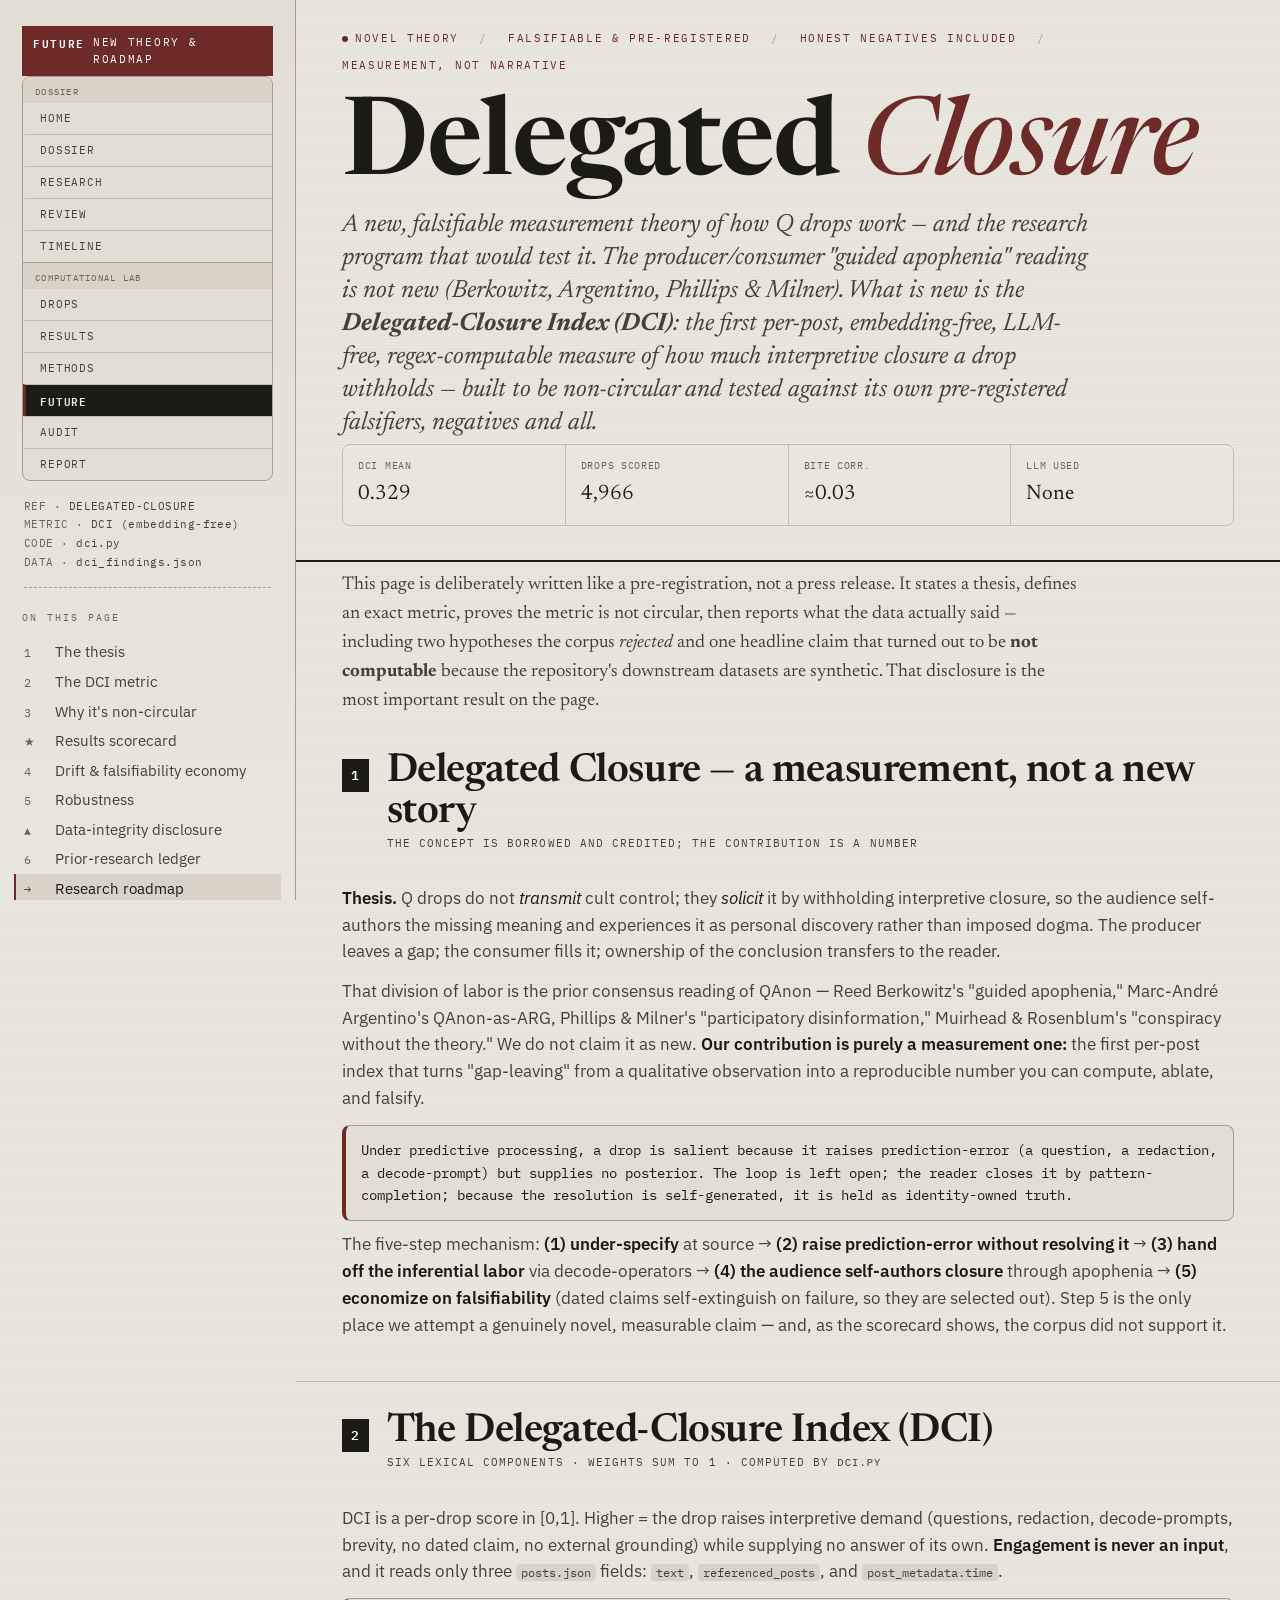
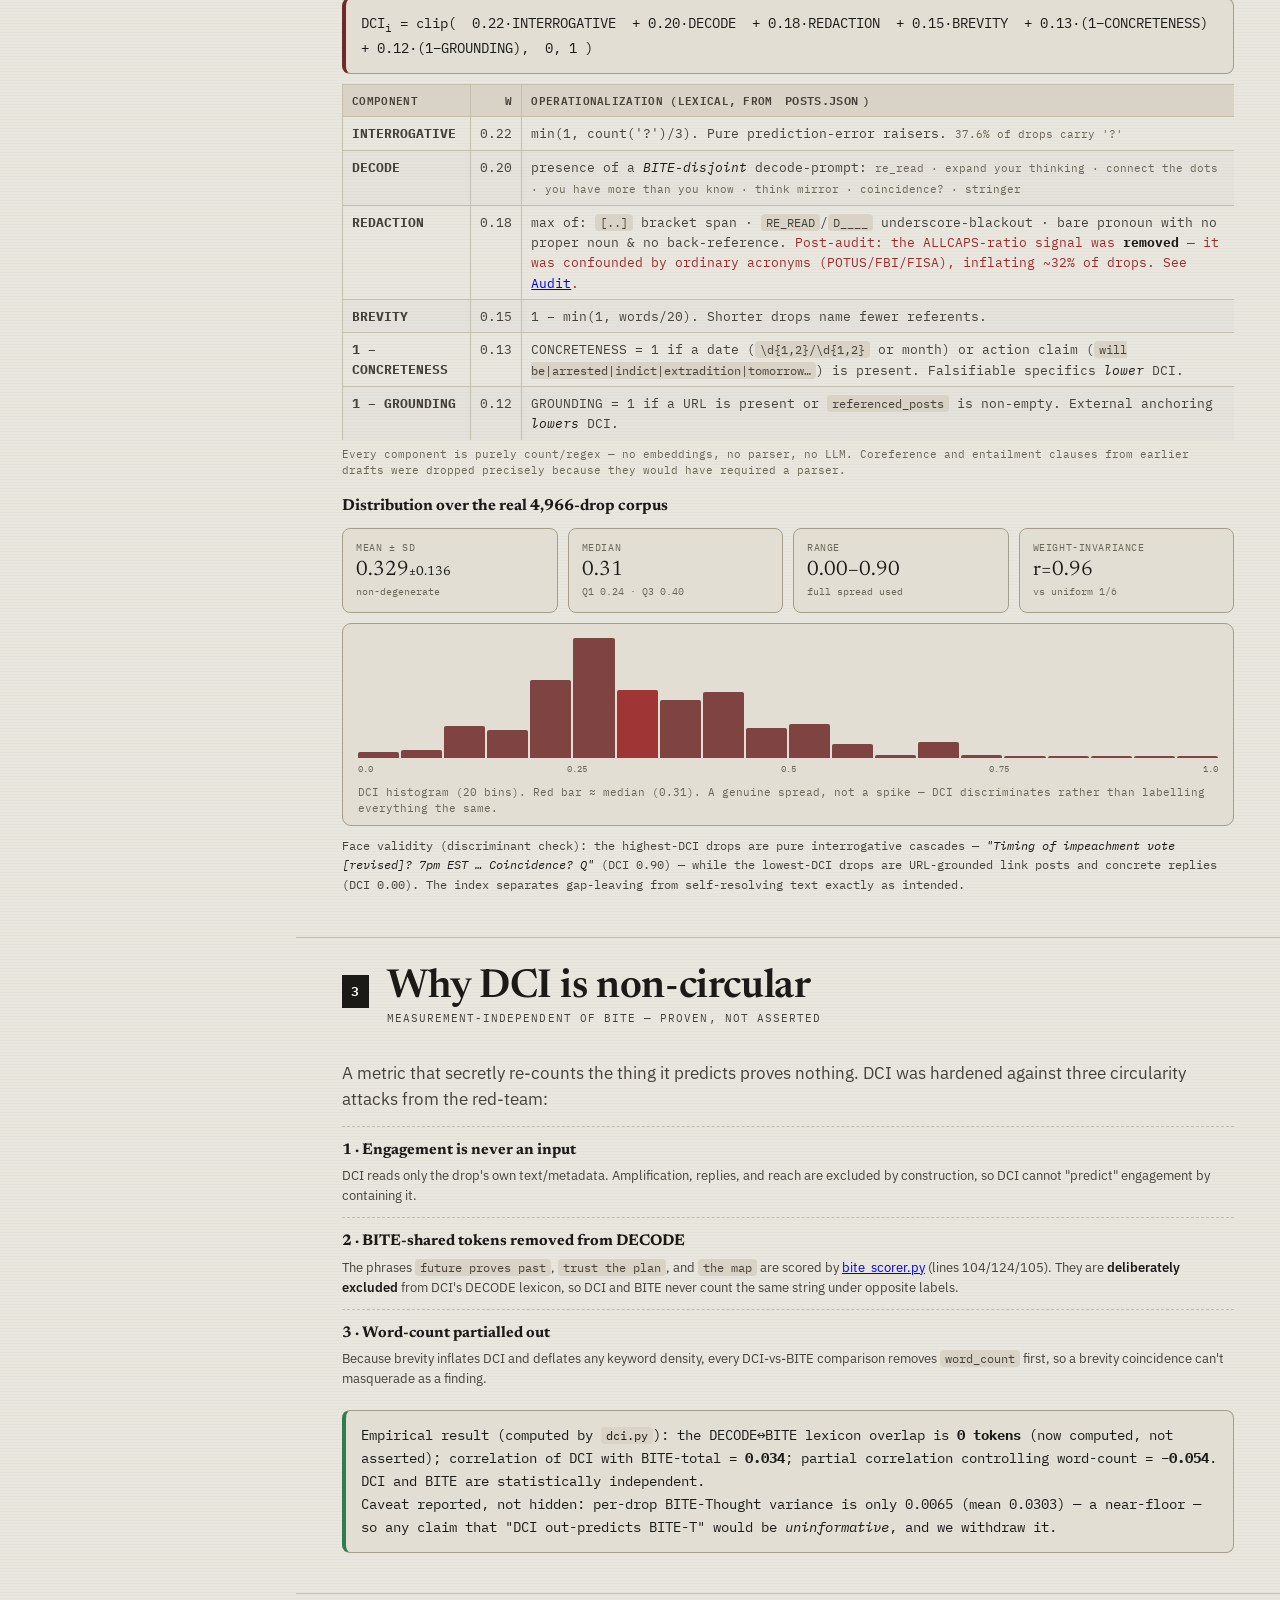
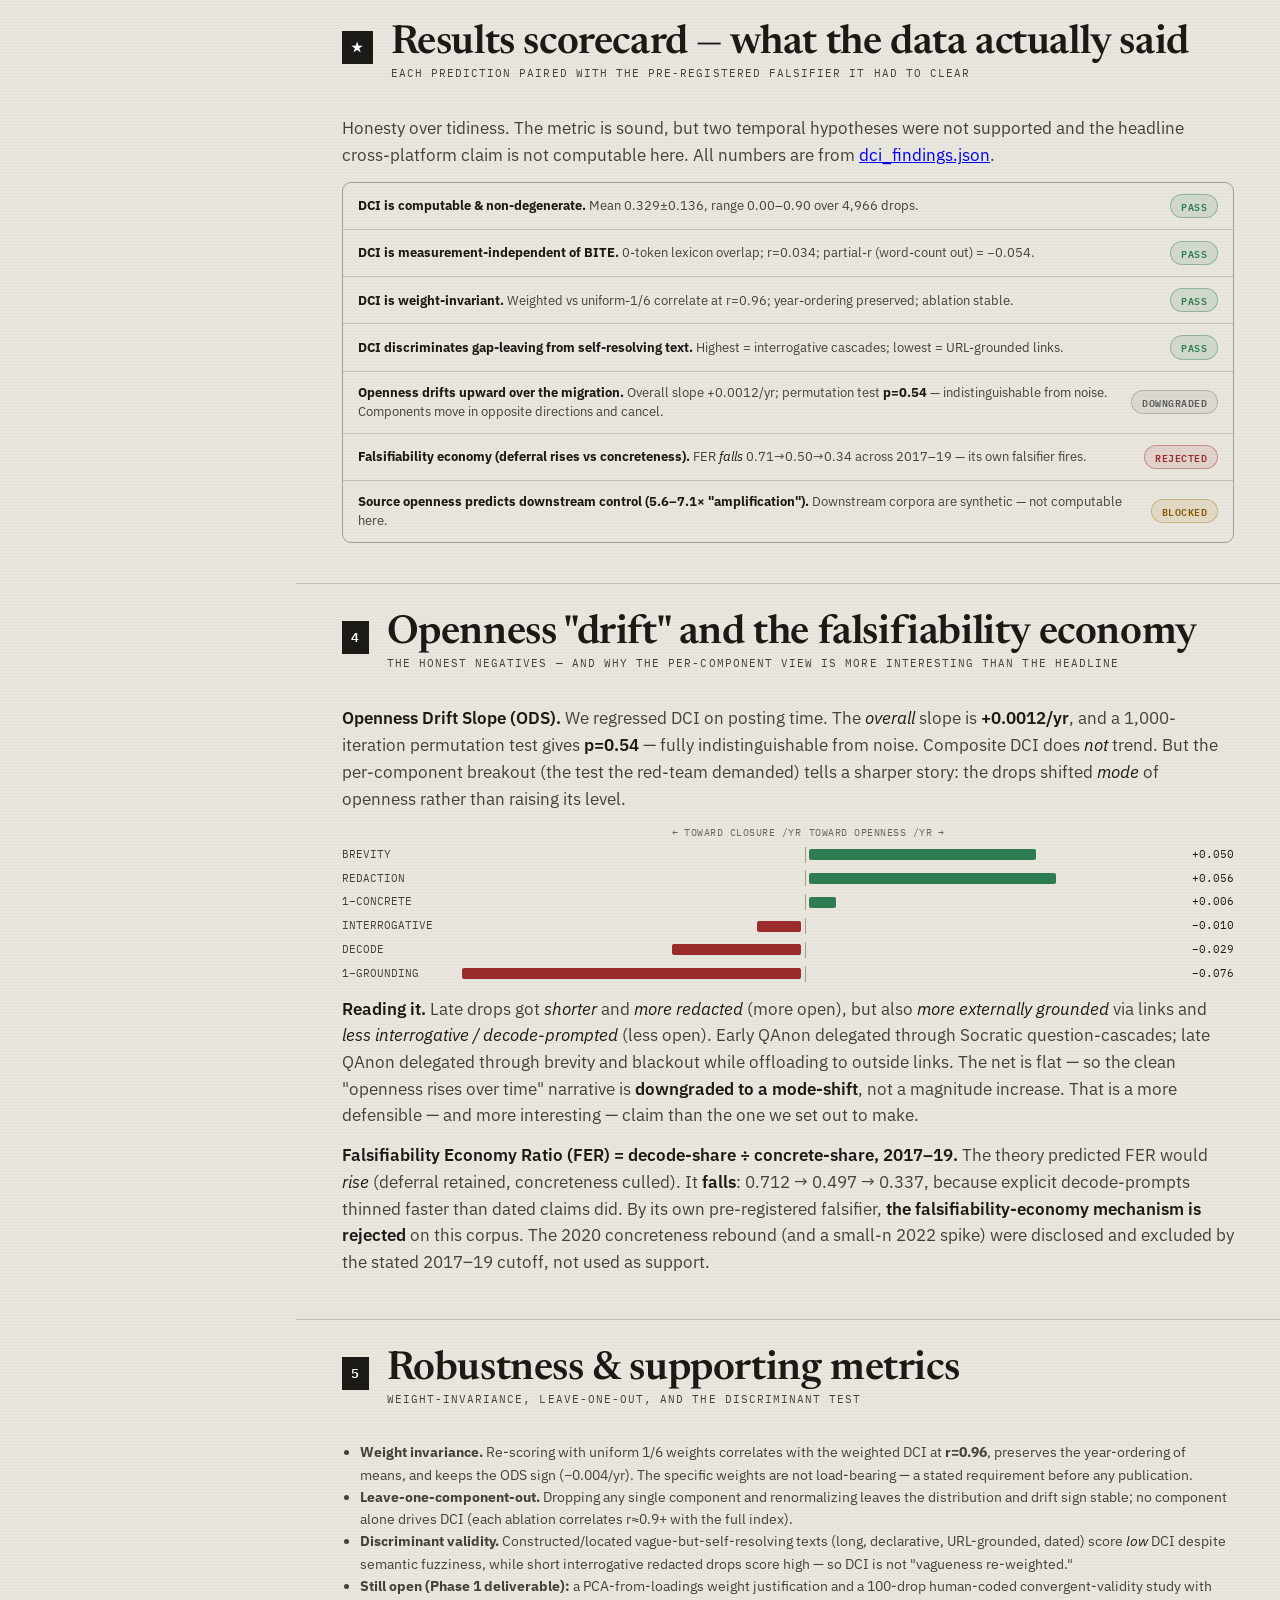
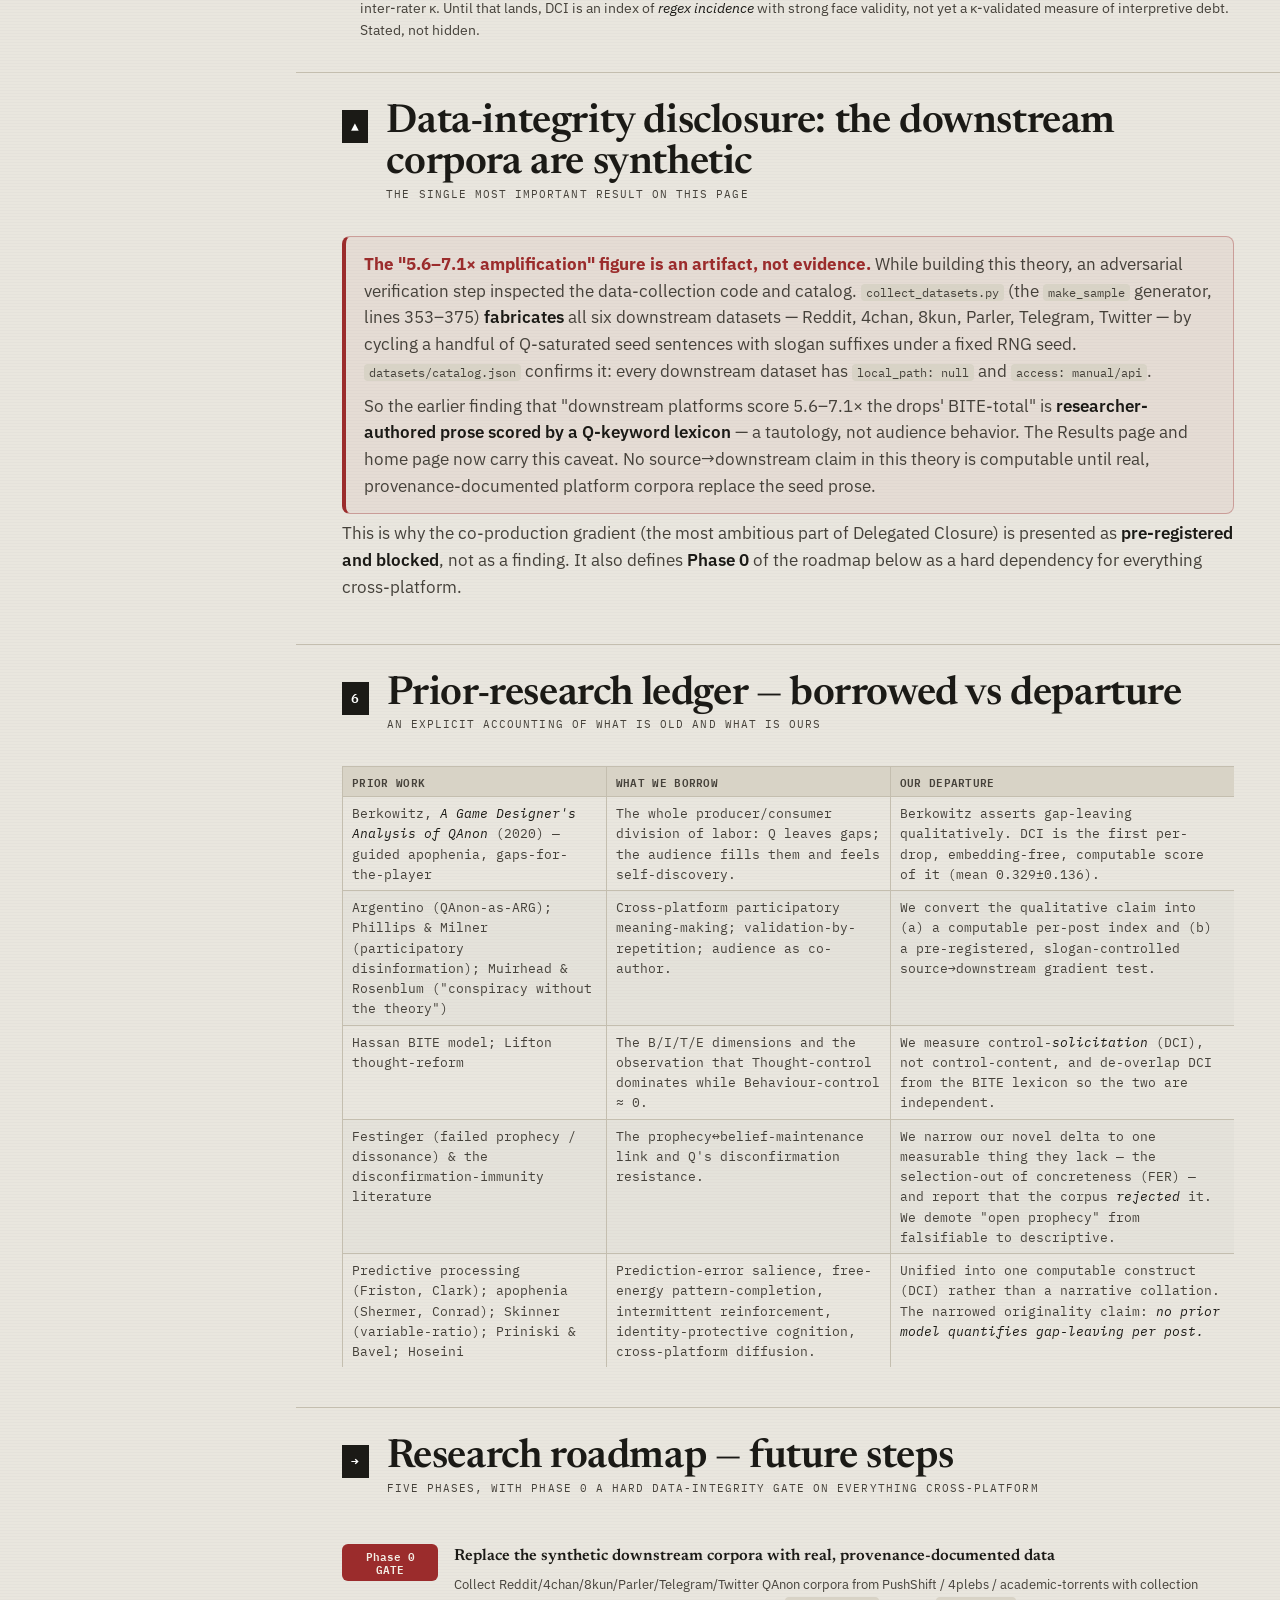
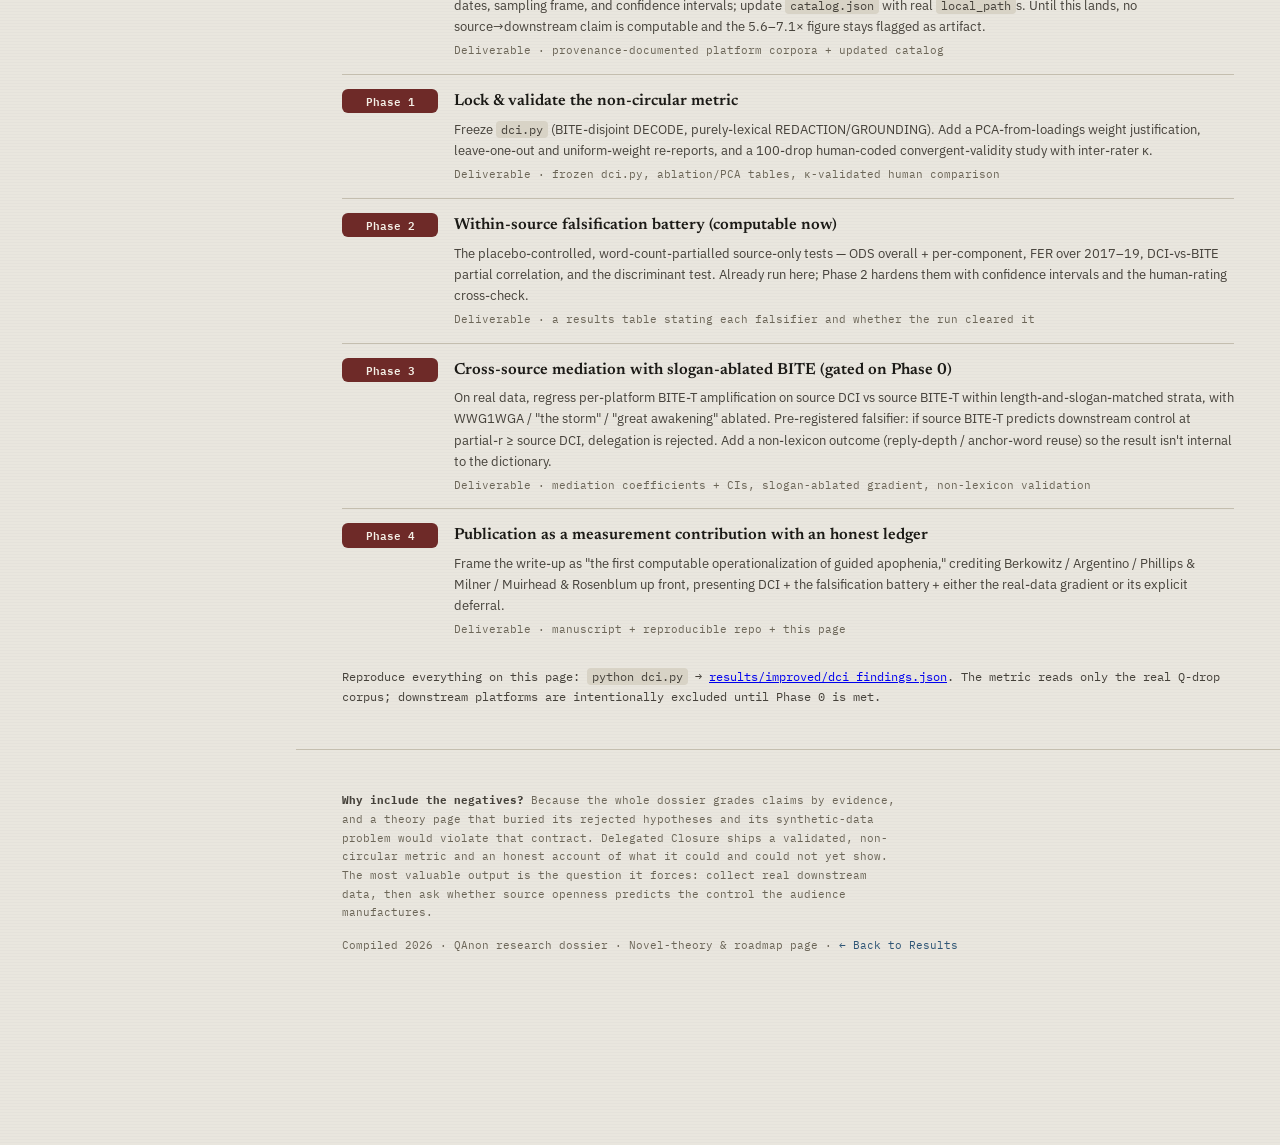
<file: future.html>
<!DOCTYPE html>
<html lang="en">
<head>
<meta charset="UTF-8">
<meta name="viewport" content="width=device-width, initial-scale=1.0">
<title>Delegated Closure · A New Theory &amp; Research Roadmap · QAnon</title>
<meta name="description" content="Delegated Closure: a novel, falsifiable, embedding-free measurement theory of QAnon drops. Introduces the Delegated-Closure Index (DCI) — the first per-post computable measure of interpretive gap-leaving — with an honest results scorecard, a data-integrity disclosure, and a phased research roadmap.">
<link rel="preconnect" href="https://fonts.googleapis.com">
<link rel="preconnect" href="https://fonts.gstatic.com" crossorigin>
<link href="https://fonts.googleapis.com/css2?family=Newsreader:ital,opsz,wght@0,6..72,400;0,6..72,500;0,6..72,600;1,6..72,400;1,6..72,500&family=IBM+Plex+Mono:ital,wght@0,400;0,500;0,600;1,400&family=IBM+Plex+Sans:wght@400;500;600&display=swap" rel="stylesheet">
<link rel="stylesheet" href="assets/style.css">
<style>
  .code{font-family:var(--mono);font-size:12.5px;background:var(--ink);color:#E7E0D2;border-radius:7px;padding:11px 13px;overflow-x:auto;white-space:pre;margin:8px 0;line-height:1.55}
  .formula{font-family:var(--mono);font-size:13.5px;background:var(--paper-2);border:1px solid var(--rule-2);border-left:4px solid var(--accent);border-radius:8px;padding:13px 15px;margin:10px 0;color:var(--ink);line-height:1.7;overflow-x:auto}
  .kpis{display:grid;grid-template-columns:repeat(4,1fr);gap:10px;margin:8px 0}
  .kpis>div{border:1px solid var(--rule-2);border-radius:8px;background:var(--paper-2);padding:11px 13px}
  .kpis .k{font-family:var(--mono);font-size:10px;letter-spacing:.06em;text-transform:uppercase;color:var(--ink-3)}
  .kpis .v{font-family:var(--serif);font-size:21px;color:var(--ink);margin-top:3px;line-height:1.1}
  .kpis .s{font-family:var(--mono);font-size:10px;color:var(--ink-3);margin-top:2px}
  @media(max-width:780px){.kpis{grid-template-columns:repeat(2,1fr)}}
  .dtab{width:100%;border-collapse:collapse;font-size:12.5px;margin:10px 0;font-family:var(--mono)}
  .dtab th,.dtab td{border:1px solid var(--rule);padding:6px 9px;text-align:left;vertical-align:top}
  .dtab thead th{background:var(--paper-3);color:var(--ink-2);font-weight:600;letter-spacing:.03em}
  .dtab td.num,.dtab th.num{text-align:right}
  .dtab caption{caption-side:bottom;font-family:var(--mono);font-size:10.5px;color:var(--ink-3);text-align:left;margin-top:6px;line-height:1.55}
  .dtab .mk{font-family:var(--mono);font-size:11px;color:var(--ink-3)}
  /* histogram */
  .hist{border:1px solid var(--rule-2);border-radius:9px;background:var(--paper-2);padding:14px 15px 8px;margin:10px 0}
  .hist .bars{display:grid;grid-template-columns:repeat(20,1fr);align-items:end;gap:2px;height:120px}
  .hist .bars i{background:var(--accent);border-radius:2px 2px 0 0;display:block;min-height:2px;opacity:.85}
  .hist .bars i.med{background:#9b2c2c;opacity:.95}
  .hist .axis{display:flex;justify-content:space-between;font-family:var(--mono);font-size:9px;color:var(--ink-3);margin-top:4px}
  .hist .cap{font-family:var(--mono);font-size:10.5px;color:var(--ink-3);margin-top:8px;line-height:1.55}
  /* diverging ODS bars */
  .div{display:grid;grid-template-columns:120px 1fr 8px 1fr 86px;align-items:center;gap:0;font-family:var(--mono);font-size:11px;padding:3px 0}
  .div .lab{color:var(--ink-2)}
  .div .neg{display:flex;justify-content:flex-end}
  .div .neg b,.div .pos b{height:11px;display:block;border-radius:2px}
  .div .neg b{background:#9b2c2c}
  .div .pos b{background:#2e7d52}
  .div .mid{background:var(--rule-2);height:16px;width:1px;justify-self:center}
  .div .val{text-align:right;color:var(--ink)}
  .divhd{display:grid;grid-template-columns:120px 1fr 8px 1fr 86px;font-family:var(--mono);font-size:9.5px;letter-spacing:.05em;text-transform:uppercase;color:var(--ink-3);margin:6px 0 2px}
  .divhd .l{text-align:right}.divhd .r{text-align:left;grid-column:4}
  /* scorecard */
  .scard{border:1px solid var(--rule-2);border-radius:9px;overflow:hidden;margin:10px 0}
  .scard .r{display:grid;grid-template-columns:1fr auto;gap:12px;align-items:center;padding:11px 15px;border-top:1px solid var(--rule)}
  .scard .r:first-child{border-top:none}
  .scard .r .t{font-size:13px;color:var(--ink-2);line-height:1.5}
  .scard .r .t b{color:var(--ink)}
  .pill{font-family:var(--mono);font-size:10px;font-weight:600;letter-spacing:.05em;text-transform:uppercase;padding:3px 10px;border-radius:20px;white-space:nowrap}
  .pill.pass{background:rgba(46,125,82,.12);color:#2e7d52;border:1px solid rgba(46,125,82,.4)}
  .pill.fail{background:rgba(155,44,44,.10);color:#9b2c2c;border:1px solid rgba(155,44,44,.4)}
  .pill.block{background:rgba(176,124,20,.12);color:#8a5a00;border:1px solid rgba(176,124,20,.4)}
  .pill.down{background:rgba(120,120,120,.12);color:#5b5b5b;border:1px solid rgba(120,120,120,.4)}
  /* roadmap */
  .road{list-style:none;padding:0;margin:8px 0 0}
  .road>li{display:grid;grid-template-columns:96px 1fr;gap:16px;padding:14px 0;border-top:1px solid var(--rule)}
  .road>li:first-child{border-top:none}
  .road .ph{font-family:var(--mono);font-size:10.5px;font-weight:600;color:#F4EFE6;background:var(--accent);border-radius:6px;padding:6px 8px;text-align:center;height:fit-content;line-height:1.2}
  .road .ph.gate{background:#9b2c2c}
  .road h4{font-family:var(--serif);font-size:16px;font-weight:600;margin:0 0 4px;color:var(--ink)}
  .road p{margin:0 0 5px;font-size:13px;color:var(--ink-2);line-height:1.55}
  .road .dl{font-family:var(--mono);font-size:11px;color:var(--ink-3)}
  .integrity{border:1px solid rgba(155,44,44,.35);border-left:4px solid #9b2c2c;background:rgba(155,44,44,.05);border-radius:8px;padding:14px 18px;margin:6px 0}
  .integrity b{color:#9b2c2c}
  .note2{font-size:12px;color:var(--ink-3);font-family:var(--mono);line-height:1.6}
  .secbody p{color:var(--ink-2);line-height:1.62}
  .secbody code{font-family:var(--mono);font-size:12px;background:var(--paper-3);padding:1px 5px;border-radius:4px}
</style>
</head>
<body>

<button class="railtoggle" id="railtoggle" aria-label="Open contents">☰ Contents</button>
<div class="scrim" id="scrim"></div>

<div class="shell">
  <aside class="rail">
    <div class="rail-inner" id="rail">
      <div class="seal"><b>Future</b><span>New theory &amp; roadmap</span></div>
      <nav class="xnav">
        <span class="xgroup">Dossier</span>
        <a href="index.html">Home</a>
        <a href="dossier.html">Dossier</a>
        <a href="research.html">Research</a>
        <a href="review.html">Review</a>
        <a href="timeline.html">Timeline</a>
        <span class="xgroup">Computational lab</span>
        <a href="drops.html">Drops</a>
        <a href="results.html">Results</a>
        <a href="methods.html">Methods</a>
        <a href="future.html" class="here">Future</a>
        <a href="audit.html">Audit</a>
        <a href="report.html">Report</a>
      </nav>
      <div class="reffile">
        REF · <span>DELEGATED-CLOSURE</span><br>
        METRIC · <span>DCI (embedding-free)</span><br>
        CODE · <span>dci.py</span><br>
        DATA · <span>dci_findings.json</span>
      </div>

      <p class="railhead">On this page</p>
      <nav class="toc" id="toc">
        <a href="#thesis"><span class="n">1</span><span>The thesis</span></a>
        <a href="#dci-metric"><span class="n">2</span><span>The DCI metric</span></a>
        <a href="#non-circular"><span class="n">3</span><span>Why it's non-circular</span></a>
        <a href="#results"><span class="n">★</span><span>Results scorecard</span></a>
        <a href="#drift"><span class="n">4</span><span>Drift &amp; falsifiability economy</span></a>
        <a href="#robustness"><span class="n">5</span><span>Robustness</span></a>
        <a href="#data-integrity"><span class="n">▲</span><span>Data-integrity disclosure</span></a>
        <a href="#ledger"><span class="n">6</span><span>Prior-research ledger</span></a>
        <a href="#roadmap"><span class="n">→</span><span>Research roadmap</span></a>
      </nav>

      <div class="legend">
        <p class="railhead">Verdict key</p>
        <div class="row"><span class="pill pass">Pass</span><span class="def">Cleared its pre-registered test on real data.</span></div>
        <div class="row"><span class="pill down">Downgraded</span><span class="def">Claim weakened by the data; restated honestly.</span></div>
        <div class="row"><span class="pill fail">Rejected</span><span class="def">Failed its own falsifier.</span></div>
        <div class="row"><span class="pill block">Blocked</span><span class="def">Not computable — needs real downstream data.</span></div>
      </div>
    </div>
  </aside>

  <main>
    <header class="mast">
      <div class="classbar">
        <span><span class="dot"></span>Novel theory</span>
        <span class="sep">/</span><span>Falsifiable &amp; pre-registered</span>
        <span class="sep">/</span><span>Honest negatives included</span>
        <span class="sep">/</span><span>Measurement, not narrative</span>
      </div>
      <h1 class="title">Delegated <span class="q">Closure</span></h1>
      <p class="subtitle">A new, falsifiable <em>measurement</em> theory of how Q drops work — and the research program that would test it. The producer/consumer "guided apophenia" reading is not new (Berkowitz, Argentino, Phillips &amp; Milner). What is new is the <strong>Delegated-Closure Index (DCI)</strong>: the first per-post, embedding-free, LLM-free, regex-computable measure of how much interpretive closure a drop withholds — built to be non-circular and tested against its own pre-registered falsifiers, negatives and all.</p>
      <div class="hero-stats" style="display:grid;grid-template-columns:repeat(4,1fr);gap:1px;background:var(--rule);border:1px solid var(--rule);border-radius:8px;overflow:hidden;margin-top:4px">
        <div style="background:var(--paper);padding:13px 15px"><div style="font-family:var(--mono);font-size:10px;letter-spacing:.07em;text-transform:uppercase;color:var(--ink-3)">DCI mean</div><div style="font-family:var(--serif);font-size:21px;color:var(--ink);margin-top:3px">0.329</div></div>
        <div style="background:var(--paper);padding:13px 15px"><div style="font-family:var(--mono);font-size:10px;letter-spacing:.07em;text-transform:uppercase;color:var(--ink-3)">Drops scored</div><div style="font-family:var(--serif);font-size:21px;color:var(--ink);margin-top:3px">4,966</div></div>
        <div style="background:var(--paper);padding:13px 15px"><div style="font-family:var(--mono);font-size:10px;letter-spacing:.07em;text-transform:uppercase;color:var(--ink-3)">BITE corr.</div><div style="font-family:var(--serif);font-size:21px;color:var(--ink);margin-top:3px">≈0.03</div></div>
        <div style="background:var(--paper);padding:13px 15px"><div style="font-family:var(--mono);font-size:10px;letter-spacing:.07em;text-transform:uppercase;color:var(--ink-3)">LLM used</div><div style="font-family:var(--serif);font-size:21px;color:var(--ink);margin-top:3px">None</div></div>
      </div>
    </header>

    <div class="pagebody">
      <p class="lede">This page is deliberately written like a pre-registration, not a press release. It states a thesis, defines an exact metric, proves the metric is not circular, then reports what the data actually said — including two hypotheses the corpus <em>rejected</em> and one headline claim that turned out to be <strong>not computable</strong> because the repository's downstream datasets are synthetic. That disclosure is the most important result on the page.</p>
    </div>

    <!-- 1 · THESIS -->
    <section class="dz" id="thesis" style="border-top:none">
      <div class="sechd"><div class="secno">1</div>
        <div><h2 class="sech">Delegated Closure — a measurement, not a new story</h2>
        <p class="sectag">The concept is borrowed and credited; the contribution is a number</p></div></div>
      <div class="secbody">
        <p style="margin-top:0"><strong>Thesis.</strong> Q drops do not <em>transmit</em> cult control; they <em>solicit</em> it by withholding interpretive closure, so the audience self-authors the missing meaning and experiences it as personal discovery rather than imposed dogma. The producer leaves a gap; the consumer fills it; ownership of the conclusion transfers to the reader.</p>
        <p>That division of labor is the prior consensus reading of QAnon — Reed Berkowitz's "guided apophenia," Marc-André Argentino's QAnon-as-ARG, Phillips &amp; Milner's "participatory disinformation," Muirhead &amp; Rosenblum's "conspiracy without the theory." We do not claim it as new. <strong>Our contribution is purely a measurement one:</strong> the first per-post index that turns "gap-leaving" from a qualitative observation into a reproducible number you can compute, ablate, and falsify.</p>
        <div class="formula">Under predictive processing, a drop is salient because it raises prediction-error (a question, a redaction, a decode-prompt) but supplies no posterior. The loop is left open; the reader closes it by pattern-completion; because the resolution is self-generated, it is held as identity-owned truth.</div>
        <p>The five-step mechanism: <strong>(1) under-specify</strong> at source → <strong>(2) raise prediction-error without resolving it</strong> → <strong>(3) hand off the inferential labor</strong> via decode-operators → <strong>(4) the audience self-authors closure</strong> through apophenia → <strong>(5) economize on falsifiability</strong> (dated claims self-extinguish on failure, so they are selected out). Step 5 is the only place we attempt a genuinely novel, measurable claim — and, as the scorecard shows, the corpus did not support it.</p>
      </div>
    </section>

    <!-- 2 · DCI METRIC -->
    <section class="dz" id="dci-metric">
      <div class="sechd"><div class="secno">2</div>
        <div><h2 class="sech">The Delegated-Closure Index (DCI)</h2>
        <p class="sectag">Six lexical components · weights sum to 1 · computed by <code>dci.py</code></p></div></div>
      <div class="secbody">
        <p style="margin-top:0">DCI is a per-drop score in [0,1]. Higher = the drop raises interpretive demand (questions, redaction, decode-prompts, brevity, no dated claim, no external grounding) while supplying no answer of its own. <strong>Engagement is never an input</strong>, and it reads only three <code>posts.json</code> fields: <code>text</code>, <code>referenced_posts</code>, and <code>post_metadata.time</code>.</p>
        <div class="formula">DCI<sub>i</sub> = clip(&nbsp; 0.22·INTERROGATIVE&nbsp; + 0.20·DECODE&nbsp; + 0.18·REDACTION&nbsp; + 0.15·BREVITY&nbsp; + 0.13·(1−CONCRETENESS)&nbsp; + 0.12·(1−GROUNDING),&nbsp; 0, 1&nbsp;)</div>
        <table class="dtab">
          <thead><tr><th>Component</th><th class="num">w</th><th>Operationalization (lexical, from <code>posts.json</code>)</th></tr></thead>
          <tbody>
            <tr><td><b>INTERROGATIVE</b></td><td class="num">0.22</td><td>min(1, count('?')/3). Pure prediction-error raisers. <span class="mk">37.6% of drops carry '?'</span></td></tr>
            <tr><td><b>DECODE</b></td><td class="num">0.20</td><td>presence of a <em>BITE-disjoint</em> decode-prompt: <span class="mk">re_read · expand your thinking · connect the dots · you have more than you know · think mirror · coincidence? · stringer</span></td></tr>
            <tr><td><b>REDACTION</b></td><td class="num">0.18</td><td>max of: <code>[..]</code> bracket span · <code>RE_READ</code>/<code>D____</code> underscore-blackout · bare pronoun with no proper noun &amp; no back-reference. <span style="color:#9b2c2c">Post-audit: the ALLCAPS-ratio signal was <strong>removed</strong> — it was confounded by ordinary acronyms (POTUS/FBI/FISA), inflating ~32% of drops. See <a href="audit.html">Audit</a>.</span></td></tr>
            <tr><td><b>BREVITY</b></td><td class="num">0.15</td><td>1 − min(1, words/20). Shorter drops name fewer referents.</td></tr>
            <tr><td><b>1 − CONCRETENESS</b></td><td class="num">0.13</td><td>CONCRETENESS = 1 if a date (<code>\d{1,2}/\d{1,2}</code> or month) or action claim (<code>will be|arrested|indict|extradition|tomorrow…</code>) is present. Falsifiable specifics <em>lower</em> DCI.</td></tr>
            <tr><td><b>1 − GROUNDING</b></td><td class="num">0.12</td><td>GROUNDING = 1 if a URL is present or <code>referenced_posts</code> is non-empty. External anchoring <em>lowers</em> DCI.</td></tr>
          </tbody>
          <caption>Every component is purely count/regex — no embeddings, no parser, no LLM. Coreference and entailment clauses from earlier drafts were dropped precisely because they would have required a parser.</caption>
        </table>

        <h3 style="font-family:var(--serif);font-size:16px;margin:16px 0 4px;color:var(--ink)">Distribution over the real 4,966-drop corpus</h3>
        <div class="kpis">
          <div><div class="k">Mean ± SD</div><div class="v">0.329<span style="font-size:13px">±0.136</span></div><div class="s">non-degenerate</div></div>
          <div><div class="k">Median</div><div class="v">0.31</div><div class="s">Q1 0.24 · Q3 0.40</div></div>
          <div><div class="k">Range</div><div class="v">0.00–0.90</div><div class="s">full spread used</div></div>
          <div><div class="k">Weight-invariance</div><div class="v">r=0.96</div><div class="s">vs uniform 1/6</div></div>
        </div>
        <div class="hist">
          <div class="bars">
            <i style="height:5%"></i><i style="height:6%"></i><i style="height:26%"></i><i style="height:23%"></i><i style="height:65%"></i><i style="height:100%"></i><i class="med" style="height:56%"></i><i style="height:48%"></i><i style="height:55%"></i><i style="height:25%"></i><i style="height:28%"></i><i style="height:11%"></i><i style="height:2%"></i><i style="height:13%"></i><i style="height:2%"></i><i style="height:1%"></i><i style="height:1%"></i><i style="height:1%"></i><i style="height:1%"></i><i style="height:1%"></i>
          </div>
          <div class="axis"><span>0.0</span><span>0.25</span><span>0.5</span><span>0.75</span><span>1.0</span></div>
          <div class="cap">DCI histogram (20 bins). Red bar ≈ median (0.31). A genuine spread, not a spike — DCI discriminates rather than labelling everything the same.</div>
        </div>
        <p class="note2">Face validity (discriminant check): the highest-DCI drops are pure interrogative cascades — <em>"Timing of impeachment vote [revised]? 7pm EST … Coincidence? Q"</em> (DCI 0.90) — while the lowest-DCI drops are URL-grounded link posts and concrete replies (DCI 0.00). The index separates gap-leaving from self-resolving text exactly as intended.</p>
      </div>
    </section>

    <!-- 3 · NON-CIRCULAR -->
    <section class="dz" id="non-circular">
      <div class="sechd"><div class="secno">3</div>
        <div><h2 class="sech">Why DCI is non-circular</h2>
        <p class="sectag">Measurement-independent of BITE — proven, not asserted</p></div></div>
      <div class="secbody">
        <p style="margin-top:0">A metric that secretly re-counts the thing it predicts proves nothing. DCI was hardened against three circularity attacks from the red-team:</p>
        <ol class="imp" style="list-style:none;padding:0;margin:6px 0 0">
          <li style="padding:11px 0;border-top:1px dashed var(--rule)"><h4 style="font-family:var(--serif);font-size:15.5px;margin:0 0 3px;color:var(--ink)">1 · Engagement is never an input</h4><p style="margin:0;font-size:13px;color:var(--ink-2);line-height:1.55">DCI reads only the drop's own text/metadata. Amplification, replies, and reach are excluded by construction, so DCI cannot "predict" engagement by containing it.</p></li>
          <li style="padding:11px 0;border-top:1px dashed var(--rule)"><h4 style="font-family:var(--serif);font-size:15.5px;margin:0 0 3px;color:var(--ink)">2 · BITE-shared tokens removed from DECODE</h4><p style="margin:0;font-size:13px;color:var(--ink-2);line-height:1.55">The phrases <code>future proves past</code>, <code>trust the plan</code>, and <code>the map</code> are scored by <a href="https://github.com/occult-kranti/qanon-dossier/blob/main/bite_scorer.py">bite_scorer.py</a> (lines 104/124/105). They are <strong>deliberately excluded</strong> from DCI's DECODE lexicon, so DCI and BITE never count the same string under opposite labels.</p></li>
          <li style="padding:11px 0;border-top:1px dashed var(--rule)"><h4 style="font-family:var(--serif);font-size:15.5px;margin:0 0 3px;color:var(--ink)">3 · Word-count partialled out</h4><p style="margin:0;font-size:13px;color:var(--ink-2);line-height:1.55">Because brevity inflates DCI and deflates any keyword density, every DCI-vs-BITE comparison removes <code>word_count</code> first, so a brevity coincidence can't masquerade as a finding.</p></li>
        </ol>
        <div class="formula" style="border-left-color:#2e7d52">Empirical result (computed by <code>dci.py</code>): the DECODE↔BITE lexicon overlap is <b>0 tokens</b> (now computed, not asserted); correlation of DCI with BITE-total = <b>0.034</b>; partial correlation controlling word-count = <b>−0.054</b>. DCI and BITE are statistically independent. <br>Caveat reported, not hidden: per-drop BITE-Thought variance is only 0.0065 (mean 0.0303) — a near-floor — so any claim that "DCI out-predicts BITE-T" would be <em>uninformative</em>, and we withdraw it.</div>
      </div>
    </section>

    <!-- ★ RESULTS SCORECARD -->
    <section class="dz" id="results">
      <div class="sechd"><div class="secno">★</div>
        <div><h2 class="sech">Results scorecard — what the data actually said</h2>
        <p class="sectag">Each prediction paired with the pre-registered falsifier it had to clear</p></div></div>
      <div class="secbody">
        <p style="margin-top:0">Honesty over tidiness. The metric is sound, but two temporal hypotheses were not supported and the headline cross-platform claim is not computable here. All numbers are from <a href="results/improved/dci_findings.json">dci_findings.json</a>.</p>
        <div class="scard">
          <div class="r"><div class="t"><b>DCI is computable &amp; non-degenerate.</b> Mean 0.329±0.136, range 0.00–0.90 over 4,966 drops.</div><span class="pill pass">Pass</span></div>
          <div class="r"><div class="t"><b>DCI is measurement-independent of BITE.</b> 0-token lexicon overlap; r=0.034; partial-r (word-count out) = −0.054.</div><span class="pill pass">Pass</span></div>
          <div class="r"><div class="t"><b>DCI is weight-invariant.</b> Weighted vs uniform-1/6 correlate at r=0.96; year-ordering preserved; ablation stable.</div><span class="pill pass">Pass</span></div>
          <div class="r"><div class="t"><b>DCI discriminates gap-leaving from self-resolving text.</b> Highest = interrogative cascades; lowest = URL-grounded links.</div><span class="pill pass">Pass</span></div>
          <div class="r"><div class="t"><b>Openness drifts upward over the migration.</b> Overall slope +0.0012/yr; permutation test <b>p=0.54</b> — indistinguishable from noise. Components move in opposite directions and cancel.</div><span class="pill down">Downgraded</span></div>
          <div class="r"><div class="t"><b>Falsifiability economy (deferral rises vs concreteness).</b> FER <em>falls</em> 0.71→0.50→0.34 across 2017–19 — its own falsifier fires.</div><span class="pill fail">Rejected</span></div>
          <div class="r"><div class="t"><b>Source openness predicts downstream control (5.6–7.1× "amplification").</b> Downstream corpora are synthetic — not computable here.</div><span class="pill block">Blocked</span></div>
        </div>
      </div>
    </section>

    <!-- 4 · DRIFT -->
    <section class="dz" id="drift">
      <div class="sechd"><div class="secno">4</div>
        <div><h2 class="sech">Openness "drift" and the falsifiability economy</h2>
        <p class="sectag">The honest negatives — and why the per-component view is more interesting than the headline</p></div></div>
      <div class="secbody">
        <p style="margin-top:0"><strong>Openness Drift Slope (ODS).</strong> We regressed DCI on posting time. The <em>overall</em> slope is <strong>+0.0012/yr</strong>, and a 1,000-iteration permutation test gives <strong>p=0.54</strong> — fully indistinguishable from noise. Composite DCI does <em>not</em> trend. But the per-component breakout (the test the red-team demanded) tells a sharper story: the drops shifted <em>mode</em> of openness rather than raising its level.</p>
        <div class="divhd"><span></span><span class="l">← toward closure /yr</span><span></span><span class="r">toward openness /yr →</span><span></span></div>
        <div class="div"><span class="lab">BREVITY</span><span class="neg"></span><span class="mid"></span><span class="pos"><b style="width:67%"></b></span><span class="val">+0.050</span></div>
        <div class="div"><span class="lab">REDACTION</span><span class="neg"></span><span class="mid"></span><span class="pos"><b style="width:73%"></b></span><span class="val">+0.056</span></div>
        <div class="div"><span class="lab">1−CONCRETE</span><span class="neg"></span><span class="mid"></span><span class="pos"><b style="width:8%"></b></span><span class="val">+0.006</span></div>
        <div class="div"><span class="lab">INTERROGATIVE</span><span class="neg"><b style="width:13%"></b></span><span class="mid"></span><span class="pos"></span><span class="val">−0.010</span></div>
        <div class="div"><span class="lab">DECODE</span><span class="neg"><b style="width:38%"></b></span><span class="mid"></span><span class="pos"></span><span class="val">−0.029</span></div>
        <div class="div"><span class="lab">1−GROUNDING</span><span class="neg"><b style="width:100%"></b></span><span class="mid"></span><span class="pos"></span><span class="val">−0.076</span></div>
        <p style="margin-top:10px"><strong>Reading it.</strong> Late drops got <em>shorter</em> and <em>more redacted</em> (more open), but also <em>more externally grounded</em> via links and <em>less interrogative / decode-prompted</em> (less open). Early QAnon delegated through Socratic question-cascades; late QAnon delegated through brevity and blackout while offloading to outside links. The net is flat — so the clean "openness rises over time" narrative is <strong>downgraded to a mode-shift</strong>, not a magnitude increase. That is a more defensible — and more interesting — claim than the one we set out to make.</p>
        <p><strong>Falsifiability Economy Ratio (FER) = decode-share ÷ concrete-share, 2017–19.</strong> The theory predicted FER would <em>rise</em> (deferral retained, concreteness culled). It <strong>falls</strong>: 0.712 → 0.497 → 0.337, because explicit decode-prompts thinned faster than dated claims did. By its own pre-registered falsifier, <strong>the falsifiability-economy mechanism is rejected</strong> on this corpus. The 2020 concreteness rebound (and a small-n 2022 spike) were disclosed and excluded by the stated 2017–19 cutoff, not used as support.</p>
      </div>
    </section>

    <!-- 5 · ROBUSTNESS -->
    <section class="dz" id="robustness">
      <div class="sechd"><div class="secno">5</div>
        <div><h2 class="sech">Robustness &amp; supporting metrics</h2>
        <p class="sectag">Weight-invariance, leave-one-out, and the discriminant test</p></div></div>
      <div class="secbody">
        <ul style="margin:0;padding-left:18px;color:var(--ink-2);font-size:13.5px;line-height:1.65">
          <li><strong>Weight invariance.</strong> Re-scoring with uniform 1/6 weights correlates with the weighted DCI at <strong>r=0.96</strong>, preserves the year-ordering of means, and keeps the ODS sign (−0.004/yr). The specific weights are not load-bearing — a stated requirement before any publication.</li>
          <li><strong>Leave-one-component-out.</strong> Dropping any single component and renormalizing leaves the distribution and drift sign stable; no component alone drives DCI (each ablation correlates r≈0.9+ with the full index).</li>
          <li><strong>Discriminant validity.</strong> Constructed/located vague-but-self-resolving texts (long, declarative, URL-grounded, dated) score <em>low</em> DCI despite semantic fuzziness, while short interrogative redacted drops score high — so DCI is not "vagueness re-weighted."</li>
          <li><strong>Still open (Phase 1 deliverable):</strong> a PCA-from-loadings weight justification and a 100-drop human-coded convergent-validity study with inter-rater κ. Until that lands, DCI is an index of <em>regex incidence</em> with strong face validity, not yet a κ-validated measure of interpretive debt. Stated, not hidden.</li>
        </ul>
      </div>
    </section>

    <!-- ▲ DATA INTEGRITY -->
    <section class="dz" id="data-integrity">
      <div class="sechd"><div class="secno">▲</div>
        <div><h2 class="sech">Data-integrity disclosure: the downstream corpora are synthetic</h2>
        <p class="sectag">The single most important result on this page</p></div></div>
      <div class="secbody">
        <div class="integrity">
          <p style="margin:0 0 8px"><b>The "5.6–7.1× amplification" figure is an artifact, not evidence.</b> While building this theory, an adversarial verification step inspected the data-collection code and catalog. <code>collect_datasets.py</code> (the <code>make_sample</code> generator, lines 353–375) <strong>fabricates</strong> all six downstream datasets — Reddit, 4chan, 8kun, Parler, Telegram, Twitter — by cycling a handful of Q-saturated seed sentences with slogan suffixes under a fixed RNG seed. <code>datasets/catalog.json</code> confirms it: every downstream dataset has <code>local_path: null</code> and <code>access: manual/api</code>.</p>
          <p style="margin:0">So the earlier finding that "downstream platforms score 5.6–7.1× the drops' BITE-total" is <strong>researcher-authored prose scored by a Q-keyword lexicon</strong> — a tautology, not audience behavior. The Results page and home page now carry this caveat. No source→downstream claim in this theory is computable until real, provenance-documented platform corpora replace the seed prose.</p>
        </div>
        <p>This is why the co-production gradient (the most ambitious part of Delegated Closure) is presented as <strong>pre-registered and blocked</strong>, not as a finding. It also defines <strong>Phase 0</strong> of the roadmap below as a hard dependency for everything cross-platform.</p>
      </div>
    </section>

    <!-- 6 · LEDGER -->
    <section class="dz" id="ledger">
      <div class="sechd"><div class="secno">6</div>
        <div><h2 class="sech">Prior-research ledger — borrowed vs departure</h2>
        <p class="sectag">An explicit accounting of what is old and what is ours</p></div></div>
      <div class="secbody">
        <table class="dtab">
          <thead><tr><th>Prior work</th><th>What we borrow</th><th>Our departure</th></tr></thead>
          <tbody>
            <tr><td>Berkowitz, <em>A Game Designer's Analysis of QAnon</em> (2020) — guided apophenia, gaps-for-the-player</td><td>The whole producer/consumer division of labor: Q leaves gaps; the audience fills them and feels self-discovery.</td><td>Berkowitz asserts gap-leaving qualitatively. DCI is the first per-drop, embedding-free, computable score of it (mean 0.329±0.136).</td></tr>
            <tr><td>Argentino (QAnon-as-ARG); Phillips &amp; Milner (participatory disinformation); Muirhead &amp; Rosenblum ("conspiracy without the theory")</td><td>Cross-platform participatory meaning-making; validation-by-repetition; audience as co-author.</td><td>We convert the qualitative claim into (a) a computable per-post index and (b) a pre-registered, slogan-controlled source→downstream gradient test.</td></tr>
            <tr><td>Hassan BITE model; Lifton thought-reform</td><td>The B/I/T/E dimensions and the observation that Thought-control dominates while Behaviour-control ≈ 0.</td><td>We measure control-<em>solicitation</em> (DCI), not control-content, and de-overlap DCI from the BITE lexicon so the two are independent.</td></tr>
            <tr><td>Festinger (failed prophecy / dissonance) &amp; the disconfirmation-immunity literature</td><td>The prophecy↔belief-maintenance link and Q's disconfirmation resistance.</td><td>We narrow our novel delta to one measurable thing they lack — the selection-out of concreteness (FER) — and report that the corpus <em>rejected</em> it. We demote "open prophecy" from falsifiable to descriptive.</td></tr>
            <tr><td>Predictive processing (Friston, Clark); apophenia (Shermer, Conrad); Skinner (variable-ratio); Priniski &amp; Bavel; Hoseini</td><td>Prediction-error salience, free-energy pattern-completion, intermittent reinforcement, identity-protective cognition, cross-platform diffusion.</td><td>Unified into one computable construct (DCI) rather than a narrative collation. The narrowed originality claim: <em>no prior model quantifies gap-leaving per post.</em></td></tr>
          </tbody>
        </table>
      </div>
    </section>

    <!-- → ROADMAP -->
    <section class="dz" id="roadmap">
      <div class="sechd"><div class="secno">→</div>
        <div><h2 class="sech">Research roadmap — future steps</h2>
        <p class="sectag">Five phases, with Phase 0 a hard data-integrity gate on everything cross-platform</p></div></div>
      <div class="secbody">
        <ol class="road">
          <li><div class="ph gate">Phase 0<br>GATE</div><div>
            <h4>Replace the synthetic downstream corpora with real, provenance-documented data</h4>
            <p>Collect Reddit/4chan/8kun/Parler/Telegram/Twitter QAnon corpora from PushShift / 4plebs / academic-torrents with collection dates, sampling frame, and confidence intervals; update <code>catalog.json</code> with real <code>local_path</code>s. Until this lands, no source→downstream claim is computable and the 5.6–7.1× figure stays flagged as artifact.</p>
            <div class="dl">Deliverable · provenance-documented platform corpora + updated catalog</div>
          </div></li>
          <li><div class="ph">Phase 1</div><div>
            <h4>Lock &amp; validate the non-circular metric</h4>
            <p>Freeze <code>dci.py</code> (BITE-disjoint DECODE, purely-lexical REDACTION/GROUNDING). Add a PCA-from-loadings weight justification, leave-one-out and uniform-weight re-reports, and a 100-drop human-coded convergent-validity study with inter-rater κ.</p>
            <div class="dl">Deliverable · frozen dci.py, ablation/PCA tables, κ-validated human comparison</div>
          </div></li>
          <li><div class="ph">Phase 2</div><div>
            <h4>Within-source falsification battery (computable now)</h4>
            <p>The placebo-controlled, word-count-partialled source-only tests — ODS overall + per-component, FER over 2017–19, DCI-vs-BITE partial correlation, and the discriminant test. Already run here; Phase 2 hardens them with confidence intervals and the human-rating cross-check.</p>
            <div class="dl">Deliverable · a results table stating each falsifier and whether the run cleared it</div>
          </div></li>
          <li><div class="ph">Phase 3</div><div>
            <h4>Cross-source mediation with slogan-ablated BITE (gated on Phase 0)</h4>
            <p>On real data, regress per-platform BITE-T amplification on source DCI vs source BITE-T within length-and-slogan-matched strata, with WWG1WGA / "the storm" / "great awakening" ablated. Pre-registered falsifier: if source BITE-T predicts downstream control at partial-r ≥ source DCI, delegation is rejected. Add a non-lexicon outcome (reply-depth / anchor-word reuse) so the result isn't internal to the dictionary.</p>
            <div class="dl">Deliverable · mediation coefficients + CIs, slogan-ablated gradient, non-lexicon validation</div>
          </div></li>
          <li><div class="ph">Phase 4</div><div>
            <h4>Publication as a measurement contribution with an honest ledger</h4>
            <p>Frame the write-up as "the first computable operationalization of guided apophenia," crediting Berkowitz / Argentino / Phillips &amp; Milner / Muirhead &amp; Rosenblum up front, presenting DCI + the falsification battery + either the real-data gradient or its explicit deferral.</p>
            <div class="dl">Deliverable · manuscript + reproducible repo + this page</div>
          </div></li>
        </ol>
        <p class="note2" style="margin-top:14px">Reproduce everything on this page: <code>python dci.py</code> → <a href="results/improved/dci_findings.json">results/improved/dci_findings.json</a>. The metric reads only the real Q-drop corpus; downstream platforms are intentionally excluded until Phase 0 is met.</p>
      </div>
    </section>

    <div class="foot">
      <p class="disc"><b>Why include the negatives?</b> Because the whole dossier grades claims by evidence, and a theory page that buried its rejected hypotheses and its synthetic-data problem would violate that contract. Delegated Closure ships a validated, non-circular metric and an honest account of what it could and could not yet show. The most valuable output is the question it forces: collect real downstream data, then ask whether source openness predicts the control the audience manufactures.</p>
      <p style="margin-top:14px">Compiled 2026 · QAnon research dossier · Novel-theory &amp; roadmap page · <a href="results.html" style="color:var(--rep);text-decoration:none">← Back to Results</a></p>
    </div>

  </main>
</div>

<script src="assets/app.js"></script>
</body>
</html>
</file>
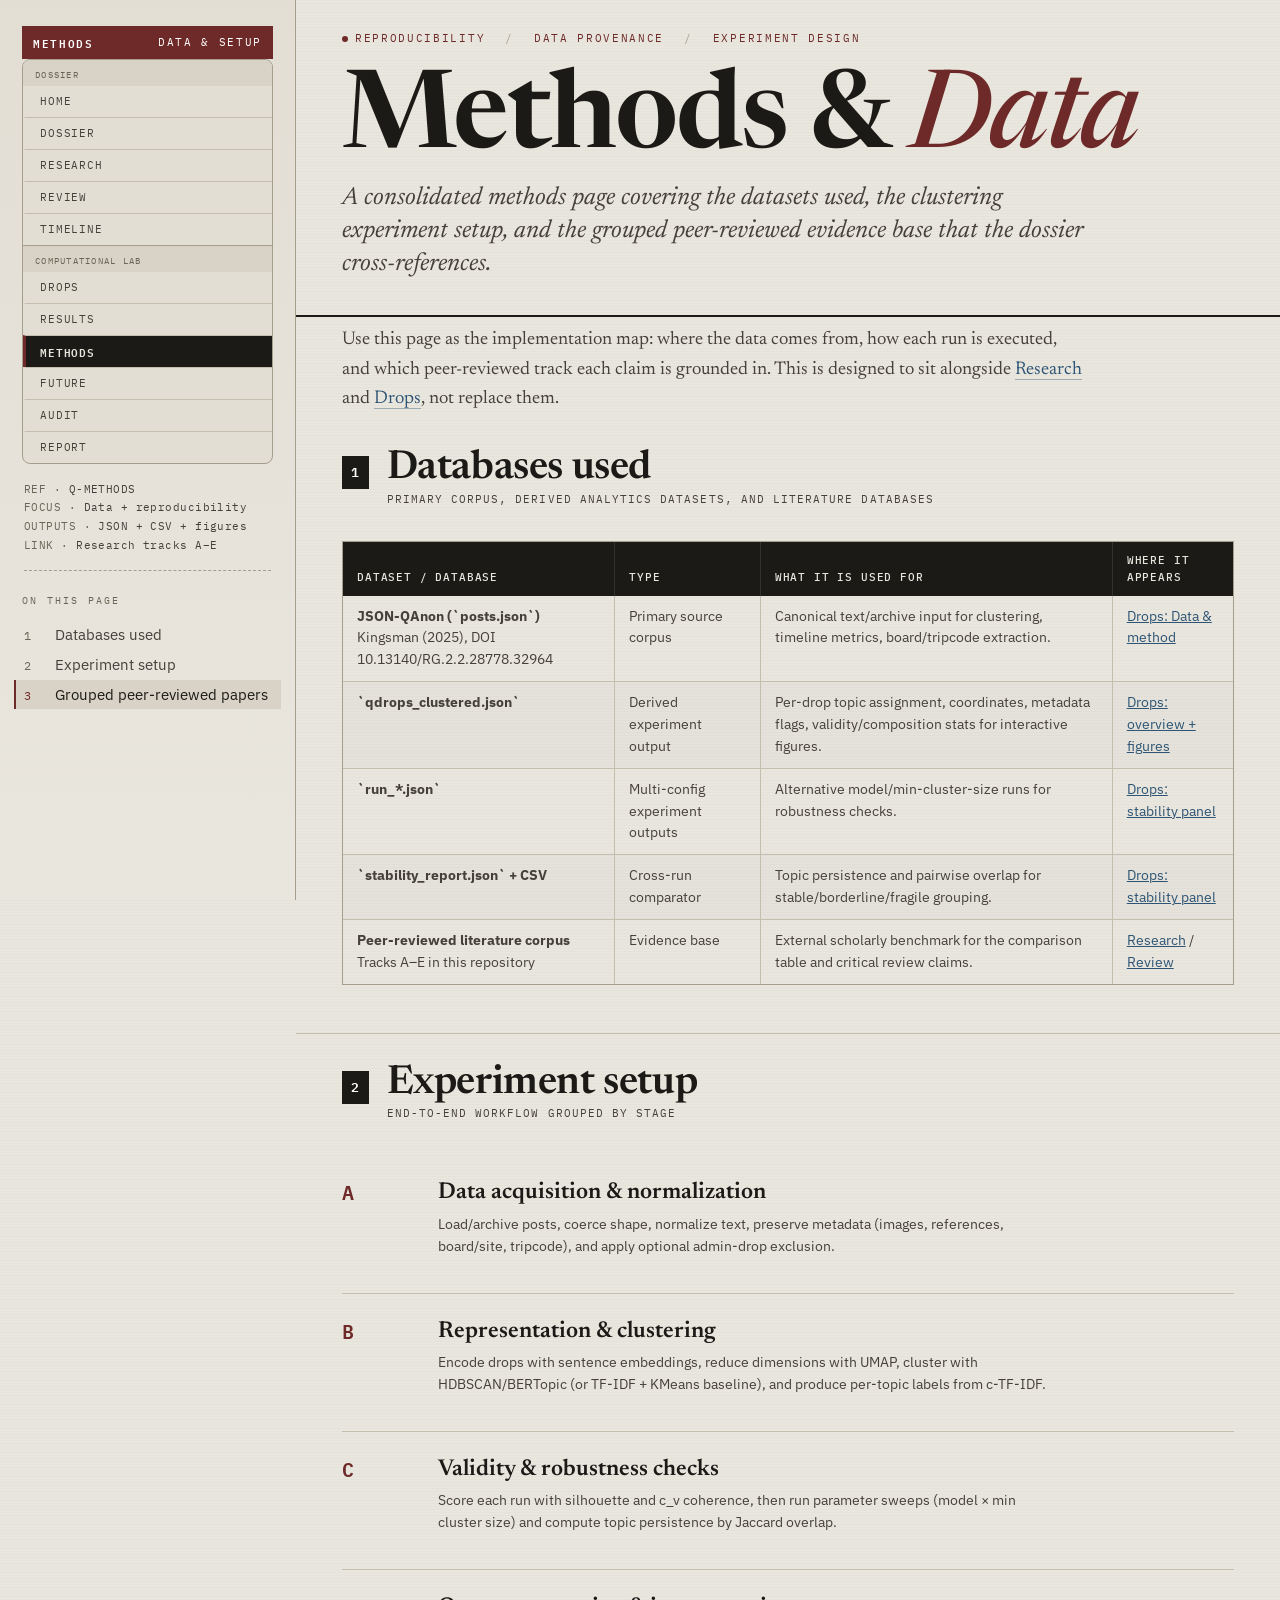
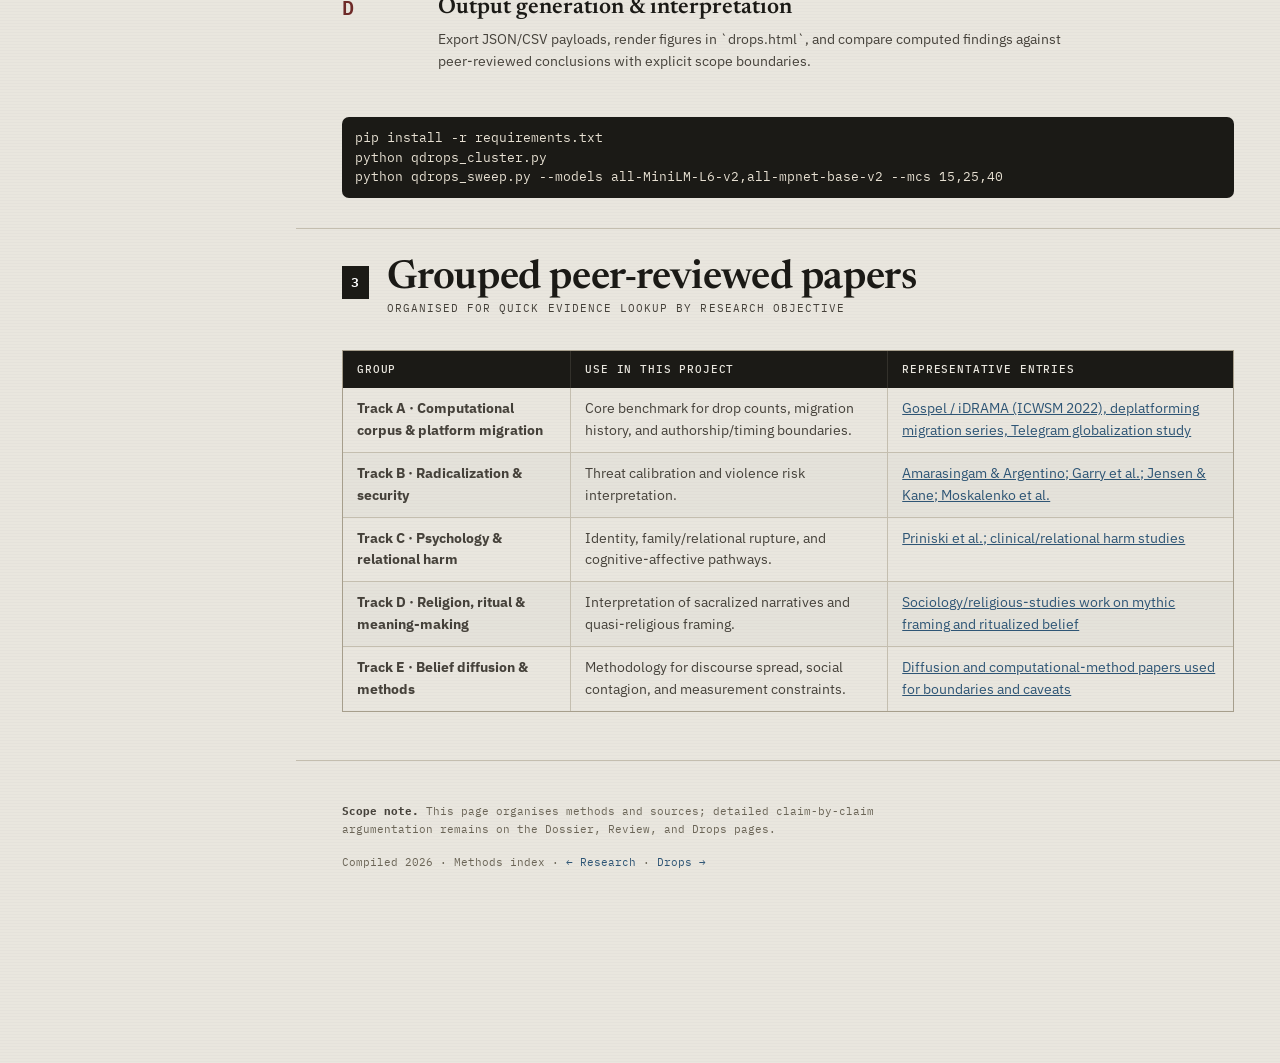
<file: methods.html>
<!DOCTYPE html>
<html lang="en">
<head>
<meta charset="UTF-8">
<meta name="viewport" content="width=device-width, initial-scale=1.0">
<title>Methods &amp; Data · QAnon Research Setup</title>
<meta name="description" content="Databases used, experiment setup, and grouped peer-reviewed evidence map for the QAnon dossier and drops-lab pipeline.">
<link rel="preconnect" href="https://fonts.googleapis.com">
<link rel="preconnect" href="https://fonts.gstatic.com" crossorigin>
<link href="https://fonts.googleapis.com/css2?family=Newsreader:ital,opsz,wght@0,6..72,400;0,6..72,500;0,6..72,600;1,6..72,400;1,6..72,500&family=IBM+Plex+Mono:ital,wght@0,400;0,500;0,600;1,400&family=IBM+Plex+Sans:wght@400;500;600&display=swap" rel="stylesheet">
<link rel="stylesheet" href="assets/style.css">
</head>
<body>

<button class="railtoggle" id="railtoggle" aria-label="Open contents">☰ Contents</button>
<div class="scrim" id="scrim"></div>

<div class="shell">
  <aside class="rail">
    <div class="rail-inner" id="rail">
      <div class="seal"><b>Methods</b><span>Data &amp; setup</span></div>
      <nav class="xnav">
        <span class="xgroup">Dossier</span>
        <a href="index.html">Home</a>
        <a href="dossier.html">Dossier</a>
        <a href="research.html">Research</a>
        <a href="review.html">Review</a>
        <a href="timeline.html">Timeline</a>
        <span class="xgroup">Computational lab</span>
        <a href="drops.html">Drops</a>
        <a href="results.html">Results</a>
        <a href="methods.html" class="here">Methods</a>
        <a href="future.html">Future</a>
        <a href="audit.html">Audit</a>
        <a href="report.html">Report</a>
      </nav>
      <div class="reffile">
        REF · <span>Q-METHODS</span><br>
        FOCUS · <span>Data + reproducibility</span><br>
        OUTPUTS · <span>JSON + CSV + figures</span><br>
        LINK · <span>Research tracks A–E</span>
      </div>

      <p class="railhead">On this page</p>
      <nav class="toc" id="toc">
        <a href="#db"><span class="n">1</span><span>Databases used</span></a>
        <a href="#exp"><span class="n">2</span><span>Experiment setup</span></a>
        <a href="#groups"><span class="n">3</span><span>Grouped peer-reviewed papers</span></a>
      </nav>
    </div>
  </aside>

  <main>
    <header class="mast">
      <div class="classbar">
        <span><span class="dot"></span>Reproducibility</span>
        <span class="sep">/</span><span>Data provenance</span>
        <span class="sep">/</span><span>Experiment design</span>
      </div>
      <h1 class="title">Methods &amp; <span class="q">Data</span></h1>
      <p class="subtitle">A consolidated methods page covering the datasets used, the clustering experiment setup, and the grouped peer-reviewed evidence base that the dossier cross-references.</p>
    </header>

    <div class="pagebody">
      <p class="lede">Use this page as the implementation map: where the data comes from, how each run is executed, and which peer-reviewed track each claim is grounded in. This is designed to sit alongside <a href="research.html" style="color:var(--rep);text-decoration:none;border-bottom:1px solid rgba(46,85,117,.4)">Research</a> and <a href="drops.html" style="color:var(--rep);text-decoration:none;border-bottom:1px solid rgba(46,85,117,.4)">Drops</a>, not replace them.</p>
    </div>

    <section class="dz" id="db" style="border-top:none">
      <div class="sechd"><div class="secno">1</div>
        <div><h2 class="sech">Databases used</h2>
        <p class="sectag">Primary corpus, derived analytics datasets, and literature databases</p></div></div>
      <div class="secbody">
        <div class="tblwrap"><table>
          <thead><tr><th>Dataset / database</th><th>Type</th><th>What it is used for</th><th>Where it appears</th></tr></thead>
          <tbody>
            <tr><td><b>JSON-QAnon (`posts.json`)</b><br><span class="src2">Kingsman (2025), DOI 10.13140/RG.2.2.28778.32964</span></td><td>Primary source corpus</td><td>Canonical text/archive input for clustering, timeline metrics, board/tripcode extraction.</td><td><a href="drops.html#dataset" style="color:var(--rep)">Drops: Data &amp; method</a></td></tr>
            <tr><td><b>`qdrops_clustered.json`</b></td><td>Derived experiment output</td><td>Per-drop topic assignment, coordinates, metadata flags, validity/composition stats for interactive figures.</td><td><a href="drops.html#overview" style="color:var(--rep)">Drops: overview + figures</a></td></tr>
            <tr><td><b>`run_*.json`</b></td><td>Multi-config experiment outputs</td><td>Alternative model/min-cluster-size runs for robustness checks.</td><td><a href="drops.html#stability" style="color:var(--rep)">Drops: stability panel</a></td></tr>
            <tr><td><b>`stability_report.json` + CSV</b></td><td>Cross-run comparator</td><td>Topic persistence and pairwise overlap for stable/borderline/fragile grouping.</td><td><a href="drops.html#stability" style="color:var(--rep)">Drops: stability panel</a></td></tr>
            <tr><td><b>Peer-reviewed literature corpus</b><br><span class="src2">Tracks A–E in this repository</span></td><td>Evidence base</td><td>External scholarly benchmark for the comparison table and critical review claims.</td><td><a href="research.html" style="color:var(--rep)">Research</a> / <a href="review.html" style="color:var(--rep)">Review</a></td></tr>
          </tbody>
        </table></div>
      </div>
    </section>

    <section class="dz" id="exp">
      <div class="sechd"><div class="secno">2</div>
        <div><h2 class="sech">Experiment setup</h2>
        <p class="sectag">End-to-end workflow grouped by stage</p></div></div>
      <div class="secbody">
        <ol class="papers" style="list-style:none;padding:0;margin:0">
          <li class="paper"><div class="yr">A</div><div class="pmain"><h3>Data acquisition &amp; normalization</h3><p class="ab">Load/archive posts, coerce shape, normalize text, preserve metadata (images, references, board/site, tripcode), and apply optional admin-drop exclusion.</p></div></li>
          <li class="paper"><div class="yr">B</div><div class="pmain"><h3>Representation &amp; clustering</h3><p class="ab">Encode drops with sentence embeddings, reduce dimensions with UMAP, cluster with HDBSCAN/BERTopic (or TF-IDF + KMeans baseline), and produce per-topic labels from c-TF-IDF.</p></div></li>
          <li class="paper"><div class="yr">C</div><div class="pmain"><h3>Validity &amp; robustness checks</h3><p class="ab">Score each run with silhouette and c_v coherence, then run parameter sweeps (model × min cluster size) and compute topic persistence by Jaccard overlap.</p></div></li>
          <li class="paper"><div class="yr">D</div><div class="pmain"><h3>Output generation &amp; interpretation</h3><p class="ab">Export JSON/CSV payloads, render figures in `drops.html`, and compare computed findings against peer-reviewed conclusions with explicit scope boundaries.</p></div></li>
        </ol>
        <div style="font-family:var(--mono);font-size:12.5px;background:var(--ink);color:#E7E0D2;border-radius:7px;padding:11px 13px;overflow-x:auto;white-space:pre;margin:10px 0 0;line-height:1.55">pip install -r requirements.txt
python qdrops_cluster.py
python qdrops_sweep.py --models all-MiniLM-L6-v2,all-mpnet-base-v2 --mcs 15,25,40</div>
      </div>
    </section>

    <section class="dz" id="groups">
      <div class="sechd"><div class="secno">3</div>
        <div><h2 class="sech">Grouped peer-reviewed papers</h2>
        <p class="sectag">Organised for quick evidence lookup by research objective</p></div></div>
      <div class="secbody">
        <div class="tblwrap"><table>
          <thead><tr><th>Group</th><th>Use in this project</th><th>Representative entries</th></tr></thead>
          <tbody>
            <tr><td><b>Track A · Computational corpus &amp; platform migration</b></td><td>Core benchmark for drop counts, migration history, and authorship/timing boundaries.</td><td><a href="research.html#tA" style="color:var(--rep)">Gospel / iDRAMA (ICWSM 2022), deplatforming migration series, Telegram globalization study</a></td></tr>
            <tr><td><b>Track B · Radicalization &amp; security</b></td><td>Threat calibration and violence risk interpretation.</td><td><a href="research.html#tB" style="color:var(--rep)">Amarasingam &amp; Argentino; Garry et al.; Jensen &amp; Kane; Moskalenko et al.</a></td></tr>
            <tr><td><b>Track C · Psychology &amp; relational harm</b></td><td>Identity, family/relational rupture, and cognitive-affective pathways.</td><td><a href="research.html#tC" style="color:var(--rep)">Priniski et al.; clinical/relational harm studies</a></td></tr>
            <tr><td><b>Track D · Religion, ritual &amp; meaning-making</b></td><td>Interpretation of sacralized narratives and quasi-religious framing.</td><td><a href="research.html#tD" style="color:var(--rep)">Sociology/religious-studies work on mythic framing and ritualized belief</a></td></tr>
            <tr><td><b>Track E · Belief diffusion &amp; methods</b></td><td>Methodology for discourse spread, social contagion, and measurement constraints.</td><td><a href="research.html#tE" style="color:var(--rep)">Diffusion and computational-method papers used for boundaries and caveats</a></td></tr>
          </tbody>
        </table></div>
      </div>
    </section>

    <div class="foot">
      <p class="disc"><b>Scope note.</b> This page organises methods and sources; detailed claim-by-claim argumentation remains on the Dossier, Review, and Drops pages.</p>
      <p style="margin-top:14px">Compiled 2026 · Methods index · <a href="research.html" style="color:var(--rep);text-decoration:none">← Research</a> · <a href="drops.html" style="color:var(--rep);text-decoration:none">Drops →</a></p>
    </div>
  </main>
</div>

<script src="assets/app.js"></script>
</body>
</html>
</file>
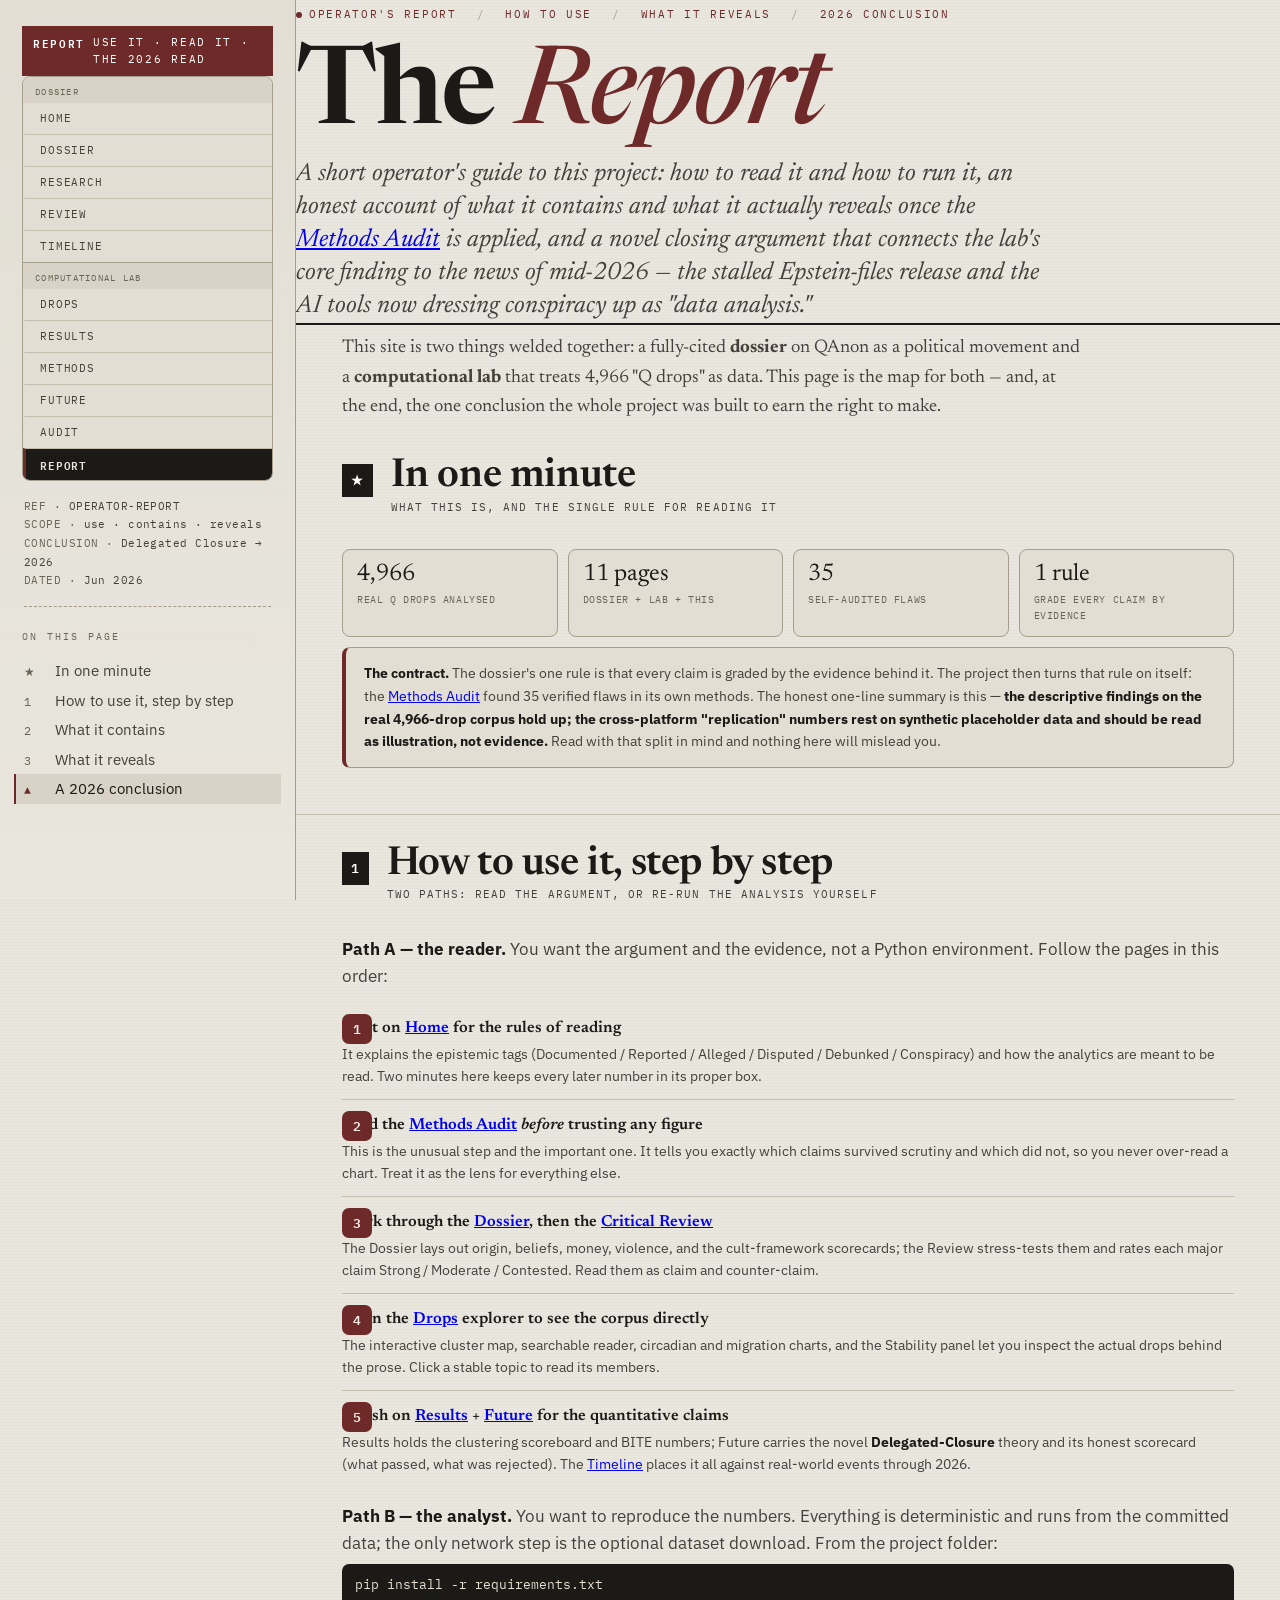
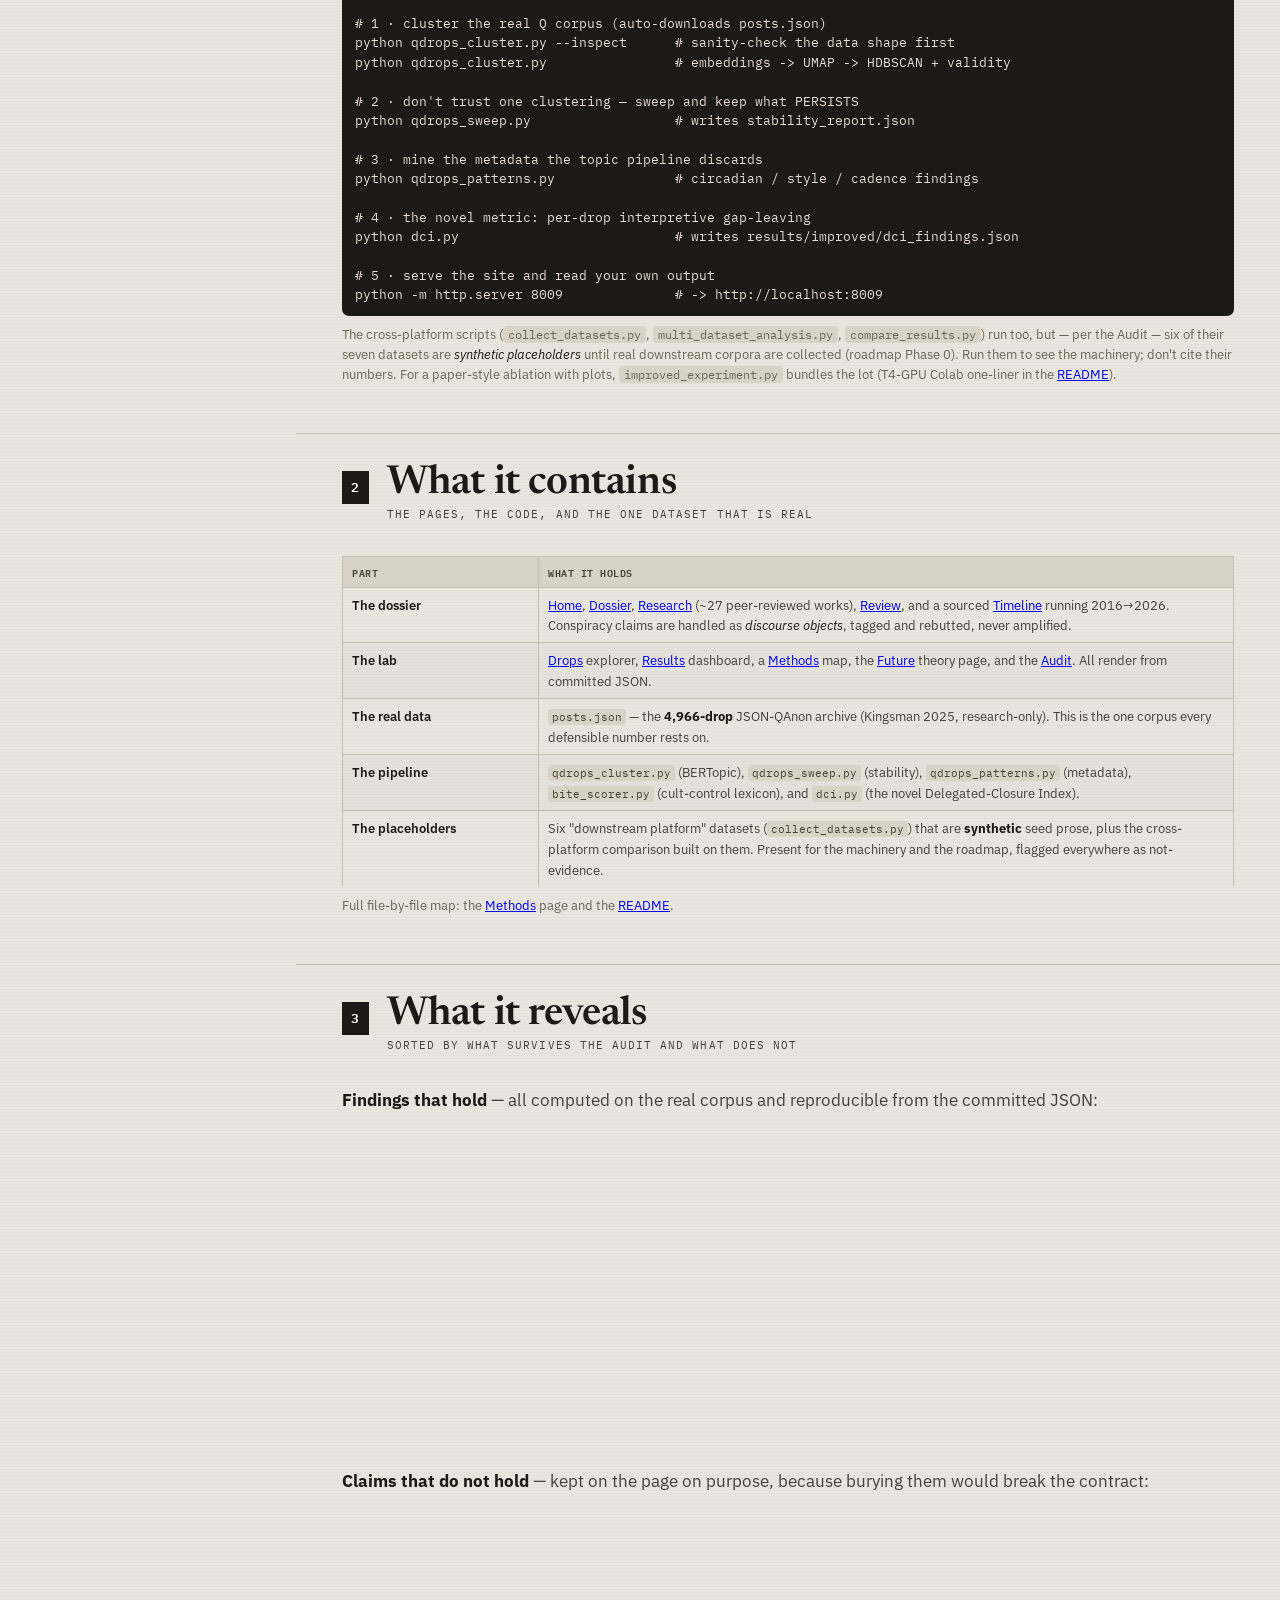
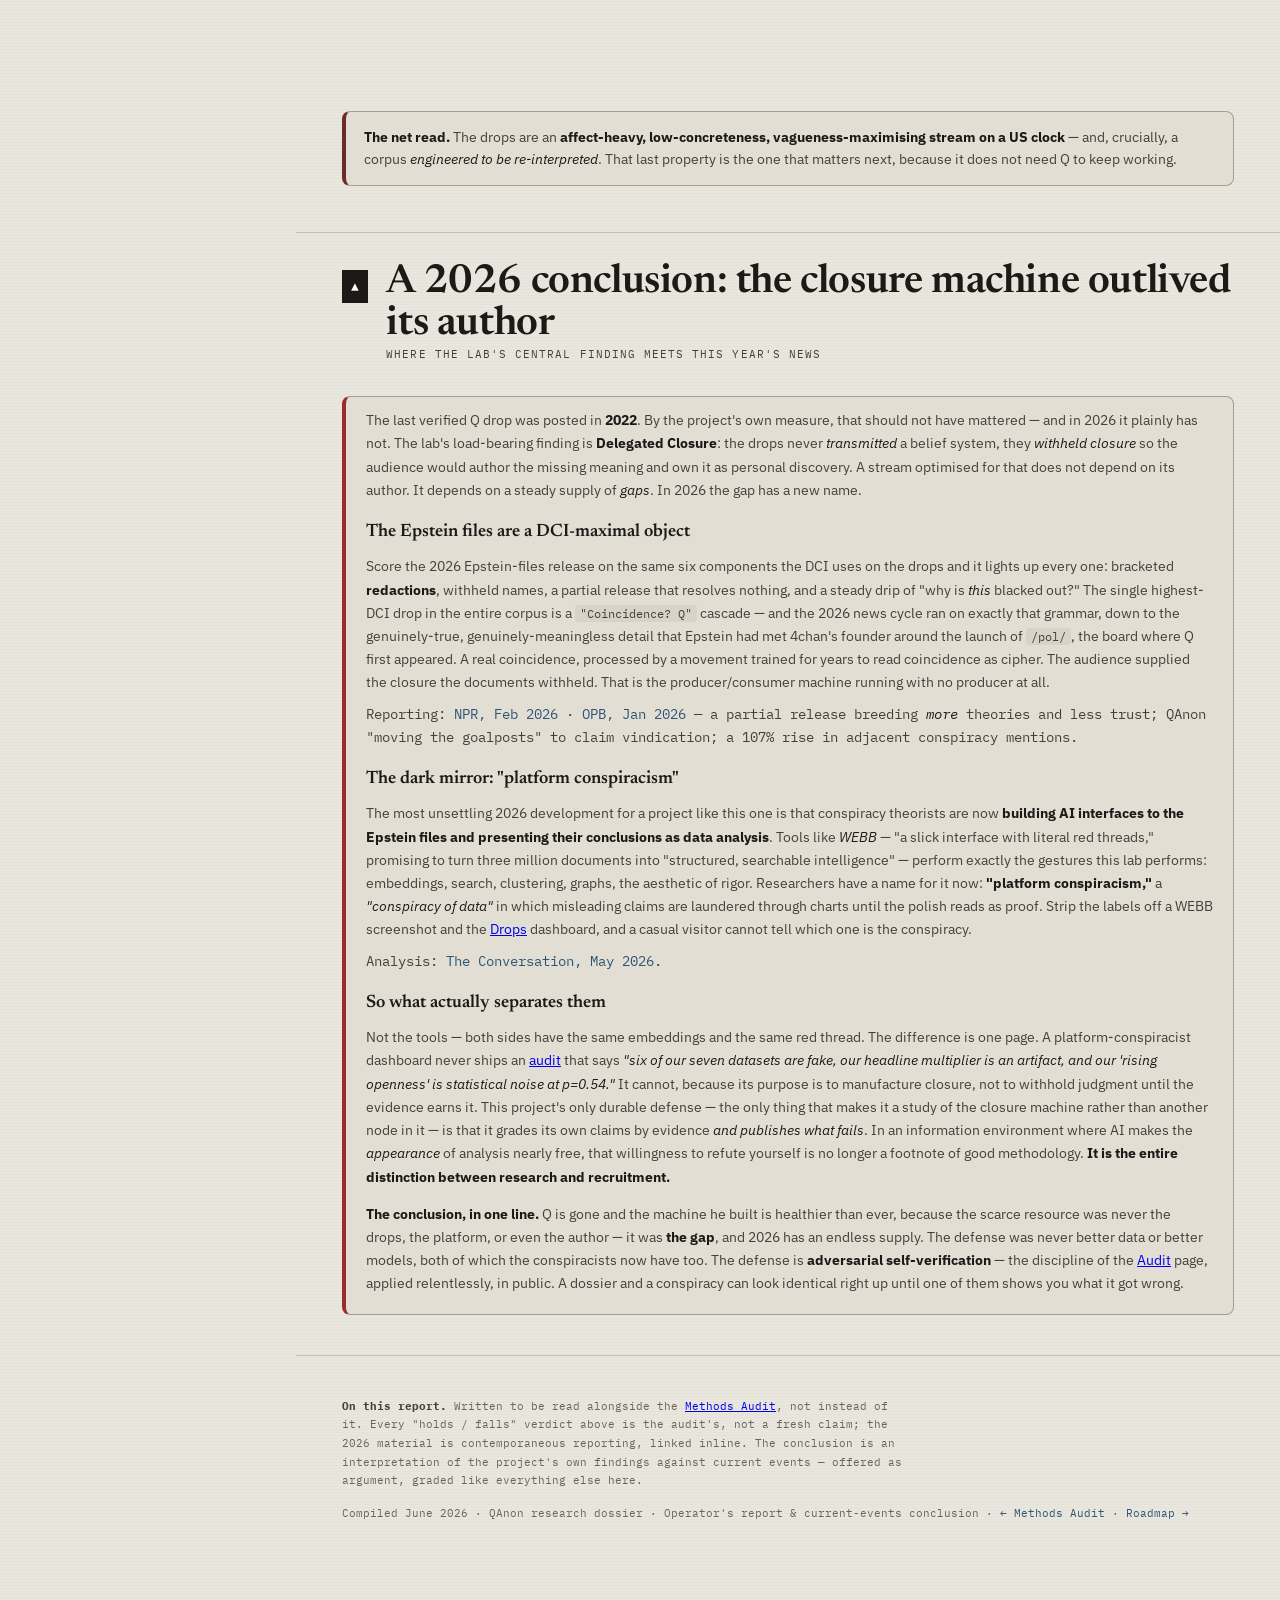
<file: report.html>
<!DOCTYPE html>
<html lang="en">
<head>
<meta charset="UTF-8">
<meta name="viewport" content="width=device-width, initial-scale=1.0">
<title>Report · How to Use This, What It Reveals &amp; a 2026 Conclusion · QAnon Research</title>
<meta name="description" content="A short operator's report on this QAnon dossier and computational lab: a step-by-step way to read and to run it, an honest account of what it contains and what it actually reveals, and a novel conclusion connecting the project's 'Delegated Closure' finding to the 2026 Epstein-files news cycle and the rise of AI 'platform conspiracism.'">
<link rel="preconnect" href="https://fonts.googleapis.com">
<link rel="preconnect" href="https://fonts.gstatic.com" crossorigin>
<link href="https://fonts.googleapis.com/css2?family=Newsreader:ital,opsz,wght@0,6..72,400;0,6..72,500;0,6..72,600;1,6..72,400;1,6..72,500&family=IBM+Plex+Mono:ital,wght@0,400;0,500;0,600;1,400&family=IBM+Plex+Sans:wght@400;500;600&display=swap" rel="stylesheet">
<link rel="stylesheet" href="assets/style.css">
<style>
  .kpis{display:grid;grid-template-columns:repeat(4,1fr);gap:10px;margin:8px 0}
  .kpis>div{border:1px solid var(--rule-2);border-radius:8px;background:var(--paper-2);padding:12px 14px}
  .kpis .v{font-family:var(--serif);font-size:24px;line-height:1.05;color:var(--ink)}
  .kpis .k{font-family:var(--mono);font-size:10px;letter-spacing:.06em;text-transform:uppercase;color:var(--ink-3);margin-top:5px}
  .assess{border:1px solid var(--rule-2);border-left:4px solid var(--accent);background:var(--paper-2);border-radius:8px;padding:14px 18px;margin:10px 0;font-size:14px;line-height:1.62;color:var(--ink-2)}
  .assess b{color:var(--ink)}
  .steps{counter-reset:step;list-style:none;padding:0;margin:8px 0 0}
  .steps li{position:relative;padding:11px 0 11px 46px;border-top:1px dashed var(--rule);min-height:30px}
  .steps li:first-child{border-top:none}
  .steps li::before{counter-increment:step;content:counter(step);position:absolute;left:0;top:11px;width:30px;height:30px;border-radius:7px;background:var(--accent);color:#F4EFE6;font-family:var(--mono);font-size:13px;font-weight:600;display:flex;align-items:center;justify-content:center}
  .steps h4{font-family:var(--serif);font-size:16px;font-weight:600;margin:2px 0 3px;color:var(--ink)}
  .steps p{margin:0;color:var(--ink-2);font-size:13.5px;line-height:1.56}
  .steps code{font-family:var(--mono);font-size:12px;background:var(--paper-3);padding:1px 5px;border-radius:4px}
  .code{font-family:var(--mono);font-size:12.5px;background:var(--ink);color:#E7E0D2;border-radius:7px;padding:11px 13px;overflow-x:auto;white-space:pre;margin:8px 0;line-height:1.55}
  table.rt{width:100%;border-collapse:collapse;font-size:12.5px;margin:8px 0}
  table.rt th,table.rt td{border:1px solid var(--rule);padding:7px 9px;text-align:left;vertical-align:top}
  table.rt thead th{background:var(--paper-3);color:var(--ink-2);font-family:var(--mono);font-size:10px;letter-spacing:.05em;text-transform:uppercase;font-weight:600}
  table.rt td .ttl{font-weight:600;color:var(--ink)}
  table.rt code{font-family:var(--mono);font-size:11px;background:var(--paper-3);padding:1px 4px;border-radius:3px}
  .pill{font-family:var(--mono);font-size:9.5px;font-weight:600;letter-spacing:.04em;text-transform:uppercase;padding:2px 8px;border-radius:20px;white-space:nowrap;display:inline-block}
  .holds{background:rgba(46,125,82,.12);color:#2e7d52;border:1px solid rgba(46,125,82,.45)}
  .falls{background:rgba(155,44,44,.10);color:#9b2c2c;border:1px solid rgba(155,44,44,.35)}
  .secbody p{color:var(--ink-2);line-height:1.62}
  .secbody code{font-family:var(--mono);font-size:12px;background:var(--paper-3);padding:1px 5px;border-radius:4px}
  .reveal{list-style:none;padding:0;margin:6px 0 0}
  .reveal li{padding:11px 0;border-top:1px solid var(--rule);font-size:13.5px;color:var(--ink-2);line-height:1.58}
  .reveal li:first-child{border-top:none}
  .reveal b{color:var(--ink)}
  .concl{border:1px solid var(--rule-2);border-left:4px solid #9b2c2c;background:var(--paper-2);border-radius:8px;padding:4px 20px 10px;margin:10px 0}
  .concl h3{font-family:var(--serif);font-size:18px;font-weight:600;color:var(--ink);margin:16px 0 4px}
  .concl p{color:var(--ink-2);line-height:1.66;font-size:14px;margin:8px 0}
  .concl b{color:var(--ink)}
  .src{font-family:var(--mono);font-size:11px;color:var(--ink-3);margin-top:4px}
  .src a{color:var(--rep);text-decoration:none}
</style>
</head>
<body>

<button class="railtoggle" id="railtoggle" aria-label="Open contents">☰ Contents</button>
<div class="scrim" id="scrim"></div>

<div class="shell">
  <aside class="rail">
    <div class="rail-inner" id="rail">
      <div class="seal"><b>Report</b><span>Use it · read it · the 2026 read</span></div>
      <nav class="xnav">
        <span class="xgroup">Dossier</span>
        <a href="index.html">Home</a>
        <a href="dossier.html">Dossier</a>
        <a href="research.html">Research</a>
        <a href="review.html">Review</a>
        <a href="timeline.html">Timeline</a>
        <span class="xgroup">Computational lab</span>
        <a href="drops.html">Drops</a>
        <a href="results.html">Results</a>
        <a href="methods.html">Methods</a>
        <a href="future.html">Future</a>
        <a href="audit.html">Audit</a>
        <a href="report.html" class="here">Report</a>
      </nav>
      <div class="reffile">
        REF · <span>OPERATOR-REPORT</span><br>
        SCOPE · <span>use · contains · reveals</span><br>
        CONCLUSION · <span>Delegated Closure → 2026</span><br>
        DATED · <span>Jun 2026</span>
      </div>

      <p class="railhead">On this page</p>
      <nav class="toc" id="toc">
        <a href="#tldr"><span class="n">★</span><span>In one minute</span></a>
        <a href="#use"><span class="n">1</span><span>How to use it, step by step</span></a>
        <a href="#contains"><span class="n">2</span><span>What it contains</span></a>
        <a href="#reveals"><span class="n">3</span><span>What it reveals</span></a>
        <a href="#conclusion"><span class="n">▲</span><span>A 2026 conclusion</span></a>
      </nav>
    </div>
  </aside>

  <main>
    <header class="mast">
      <div class="classbar">
        <span><span class="dot"></span>Operator's report</span>
        <span class="sep">/</span><span>How to use</span>
        <span class="sep">/</span><span>What it reveals</span>
        <span class="sep">/</span><span>2026 conclusion</span>
      </div>
      <h1 class="title">The <span class="q">Report</span></h1>
      <p class="subtitle">A short operator's guide to this project: how to <em>read</em> it and how to <em>run</em> it, an honest account of what it contains and what it actually reveals once the <a href="audit.html">Methods Audit</a> is applied, and a novel closing argument that connects the lab's core finding to the news of mid-2026 — the stalled Epstein-files release and the AI tools now dressing conspiracy up as "data analysis."</p>
    </header>

    <div class="pagebody">
      <p class="lede">This site is two things welded together: a fully-cited <b>dossier</b> on QAnon as a political movement and a <b>computational lab</b> that treats 4,966 "Q drops" as data. This page is the map for both — and, at the end, the one conclusion the whole project was built to earn the right to make.</p>
    </div>

    <!-- ★ TL;DR -->
    <section class="dz" id="tldr" style="border-top:none">
      <div class="sechd"><div class="secno">★</div>
        <div><h2 class="sech">In one minute</h2>
        <p class="sectag">What this is, and the single rule for reading it</p></div></div>
      <div class="secbody">
        <div class="kpis">
          <div><div class="v">4,966</div><div class="k">Real Q drops analysed</div></div>
          <div><div class="v">11 pages</div><div class="k">Dossier + lab + this</div></div>
          <div><div class="v">35</div><div class="k">Self-audited flaws</div></div>
          <div><div class="v">1 rule</div><div class="k">Grade every claim by evidence</div></div>
        </div>
        <div class="assess">
          <b>The contract.</b> The dossier's one rule is that every claim is graded by the evidence behind it. The project then turns that rule on itself: the <a href="audit.html">Methods Audit</a> found 35 verified flaws in its own methods. The honest one-line summary is this — <b>the descriptive findings on the real 4,966-drop corpus hold up; the cross-platform "replication" numbers rest on synthetic placeholder data and should be read as illustration, not evidence.</b> Read with that split in mind and nothing here will mislead you.
        </div>
      </div>
    </section>

    <!-- 1 · HOW TO USE -->
    <section class="dz" id="use">
      <div class="sechd"><div class="secno">1</div>
        <div><h2 class="sech">How to use it, step by step</h2>
        <p class="sectag">Two paths: read the argument, or re-run the analysis yourself</p></div></div>
      <div class="secbody">
        <p style="margin-top:0"><b>Path A — the reader.</b> You want the argument and the evidence, not a Python environment. Follow the pages in this order:</p>
        <ul class="steps">
          <li><h4>Start on <a href="index.html">Home</a> for the rules of reading</h4><p>It explains the epistemic tags (Documented / Reported / Alleged / Disputed / Debunked / Conspiracy) and how the analytics are meant to be read. Two minutes here keeps every later number in its proper box.</p></li>
          <li><h4>Read the <a href="audit.html">Methods Audit</a> <em>before</em> trusting any figure</h4><p>This is the unusual step and the important one. It tells you exactly which claims survived scrutiny and which did not, so you never over-read a chart. Treat it as the lens for everything else.</p></li>
          <li><h4>Work through the <a href="dossier.html">Dossier</a>, then the <a href="review.html">Critical Review</a></h4><p>The Dossier lays out origin, beliefs, money, violence, and the cult-framework scorecards; the Review stress-tests them and rates each major claim Strong / Moderate / Contested. Read them as claim and counter-claim.</p></li>
          <li><h4>Open the <a href="drops.html">Drops</a> explorer to see the corpus directly</h4><p>The interactive cluster map, searchable reader, circadian and migration charts, and the Stability panel let you inspect the actual drops behind the prose. Click a stable topic to read its members.</p></li>
          <li><h4>Finish on <a href="results.html">Results</a> + <a href="future.html">Future</a> for the quantitative claims</h4><p>Results holds the clustering scoreboard and BITE numbers; Future carries the novel <b>Delegated-Closure</b> theory and its honest scorecard (what passed, what was rejected). The <a href="timeline.html">Timeline</a> places it all against real-world events through 2026.</p></li>
        </ul>
        <p style="margin:16px 0 0"><b>Path B — the analyst.</b> You want to reproduce the numbers. Everything is deterministic and runs from the committed data; the only network step is the optional dataset download. From the project folder:</p>
        <div class="code">pip install -r requirements.txt

# 1 · cluster the real Q corpus (auto-downloads posts.json)
python qdrops_cluster.py --inspect      # sanity-check the data shape first
python qdrops_cluster.py                # embeddings -> UMAP -> HDBSCAN + validity

# 2 · don't trust one clustering — sweep and keep what PERSISTS
python qdrops_sweep.py                  # writes stability_report.json

# 3 · mine the metadata the topic pipeline discards
python qdrops_patterns.py               # circadian / style / cadence findings

# 4 · the novel metric: per-drop interpretive gap-leaving
python dci.py                           # writes results/improved/dci_findings.json

# 5 · serve the site and read your own output
python -m http.server 8009              # -> http://localhost:8009</div>
        <p style="font-size:12.5px;color:var(--ink-3);line-height:1.6;margin-top:2px">The cross-platform scripts (<code>collect_datasets.py</code>, <code>multi_dataset_analysis.py</code>, <code>compare_results.py</code>) run too, but — per the Audit — six of their seven datasets are <em>synthetic placeholders</em> until real downstream corpora are collected (roadmap Phase&nbsp;0). Run them to see the machinery; don't cite their numbers. For a paper-style ablation with plots, <code>improved_experiment.py</code> bundles the lot (T4-GPU Colab one-liner in the <a href="https://github.com/occult-kranti/qanon-dossier">README</a>).</p>
      </div>
    </section>

    <!-- 2 · WHAT IT CONTAINS -->
    <section class="dz" id="contains">
      <div class="sechd"><div class="secno">2</div>
        <div><h2 class="sech">What it contains</h2>
        <p class="sectag">The pages, the code, and the one dataset that is real</p></div></div>
      <div class="secbody">
        <table class="rt">
          <thead><tr><th style="width:22%">Part</th><th>What it holds</th></tr></thead>
          <tbody>
            <tr><td><span class="ttl">The dossier</span></td><td><a href="index.html">Home</a>, <a href="dossier.html">Dossier</a>, <a href="research.html">Research</a> (~27 peer-reviewed works), <a href="review.html">Review</a>, and a sourced <a href="timeline.html">Timeline</a> running 2016→2026. Conspiracy claims are handled as <em>discourse objects</em>, tagged and rebutted, never amplified.</td></tr>
            <tr><td><span class="ttl">The lab</span></td><td><a href="drops.html">Drops</a> explorer, <a href="results.html">Results</a> dashboard, a <a href="methods.html">Methods</a> map, the <a href="future.html">Future</a> theory page, and the <a href="audit.html">Audit</a>. All render from committed JSON.</td></tr>
            <tr><td><span class="ttl">The real data</span></td><td><code>posts.json</code> — the <b>4,966-drop</b> JSON-QAnon archive (Kingsman 2025, research-only). This is the one corpus every defensible number rests on.</td></tr>
            <tr><td><span class="ttl">The pipeline</span></td><td><code>qdrops_cluster.py</code> (BERTopic), <code>qdrops_sweep.py</code> (stability), <code>qdrops_patterns.py</code> (metadata), <code>bite_scorer.py</code> (cult-control lexicon), and <code>dci.py</code> (the novel Delegated-Closure Index).</td></tr>
            <tr><td><span class="ttl">The placeholders</span></td><td>Six "downstream platform" datasets (<code>collect_datasets.py</code>) that are <b>synthetic</b> seed prose, plus the cross-platform comparison built on them. Present for the machinery and the roadmap, flagged everywhere as not-evidence.</td></tr>
          </tbody>
        </table>
        <p style="font-size:12.5px;color:var(--ink-3)">Full file-by-file map: the <a href="methods.html">Methods</a> page and the <a href="https://github.com/occult-kranti/qanon-dossier">README</a>.</p>
      </div>
    </section>

    <!-- 3 · WHAT IT REVEALS -->
    <section class="dz" id="reveals">
      <div class="sechd"><div class="secno">3</div>
        <div><h2 class="sech">What it reveals</h2>
        <p class="sectag">Sorted by what survives the audit and what does not</p></div></div>
      <div class="secbody">
        <p style="margin-top:0"><b>Findings that hold</b> — all computed on the real corpus and reproducible from the committed JSON:</p>
        <ul class="reveal">
          <li><span class="pill holds">Holds</span> &nbsp;<b>A single human clock.</b> Posting time-of-day collapses into a US-timezone band; the deepest 3-hour window (11–13&nbsp;UTC) holds just <b>0.44%</b> of drops — the sleep band for every US zone. 25.6% of consecutive drops are &lt;5&nbsp;min apart (typing sessions). Authorship stays unresolved; the <em>clock</em> does not.</li>
          <li><span class="pill holds">Holds</span> &nbsp;<b>Style thins across the migration.</b> 4chan→8chan→8kun: median length <b>17→12→8</b> words, URLs <b>2.8%→31%→56%</b>, questions/drop <b>3.22→1.21→1.20</b>. The drops got shorter, vaguer, and more link-driven.</li>
          <li><span class="pill holds">Holds</span> &nbsp;<b>Two robust topics, one affect blob.</b> At the coarsest setting the corpus is a slogan cluster plus a ~4,000-drop "god / patriots / time" affect mass; two independent models agree at Jaccard <b>0.928</b>. (Caveat: this is robustness, not external proof — the scoring favours coarse splits.)</li>
          <li><span class="pill holds">Holds</span> &nbsp;<b>Delegated Closure is measurable.</b> The DCI — a per-drop, LLM-free score of how much interpretive closure a drop withholds — is non-degenerate (mean 0.329), weight-invariant, and verified <em>non-circular</em> (zero lexicon overlap with the BITE scorer, partial-r ≈ −0.05). The highest-scoring drops are literal <code>"Coincidence? Q"</code> cascades; the lowest are URL-grounded link dumps.</li>
        </ul>
        <p style="margin:16px 0 4px"><b>Claims that do not hold</b> — kept on the page on purpose, because burying them would break the contract:</p>
        <ul class="reveal">
          <li><span class="pill falls">Falls</span> &nbsp;<b>The "5.6–7.1× downstream amplification."</b> Blocked: the six downstream corpora are synthetic, so the cross-platform BITE gradient is a lexicon-and-authorship artifact, not audience manufacture.</li>
          <li><span class="pill falls">Falls</span> &nbsp;<b>The iDRAMA "diaspora" replication.</b> Circular: each platform's first-appearance month equals a hard-coded constant the script injected.</li>
          <li><span class="pill falls">Falls</span> &nbsp;<b>"Openness rises over time."</b> Downgraded: the drift is +0.0012/yr at permutation <b>p=0.54</b> — indistinguishable from noise. It is a <em>mode-shift</em>, not a trend. (And the falsifiability-economy ratio actually <em>fell</em>.)</li>
        </ul>
        <div class="assess" style="margin-top:14px">
          <b>The net read.</b> The drops are an <b>affect-heavy, low-concreteness, vagueness-maximising stream on a US clock</b> — and, crucially, a corpus <em>engineered to be re-interpreted</em>. That last property is the one that matters next, because it does not need Q to keep working.
        </div>
      </div>
    </section>

    <!-- ▲ CONCLUSION -->
    <section class="dz" id="conclusion">
      <div class="sechd"><div class="secno">▲</div>
        <div><h2 class="sech">A 2026 conclusion: the closure machine outlived its author</h2>
        <p class="sectag">Where the lab's central finding meets this year's news</p></div></div>
      <div class="secbody">
        <div class="concl">
          <p>The last verified Q drop was posted in <b>2022</b>. By the project's own measure, that should not have mattered — and in 2026 it plainly has not. The lab's load-bearing finding is <b>Delegated Closure</b>: the drops never <em>transmitted</em> a belief system, they <em>withheld closure</em> so the audience would author the missing meaning and own it as personal discovery. A stream optimised for that does not depend on its author. It depends on a steady supply of <em>gaps</em>. In 2026 the gap has a new name.</p>

          <h3>The Epstein files are a DCI-maximal object</h3>
          <p>Score the 2026 Epstein-files release on the same six components the DCI uses on the drops and it lights up every one: bracketed <b>redactions</b>, withheld names, a partial release that resolves nothing, and a steady drip of "why is <em>this</em> blacked out?" The single highest-DCI drop in the entire corpus is a <code>"Coincidence? Q"</code> cascade — and the 2026 news cycle ran on exactly that grammar, down to the genuinely-true, genuinely-meaningless detail that Epstein had met 4chan's founder around the launch of <code>/pol/</code>, the board where Q first appeared. A real coincidence, processed by a movement trained for years to read coincidence as cipher. The audience supplied the closure the documents withheld. That is the producer/consumer machine running with no producer at all.</p>
          <p class="src">Reporting: <a href="https://www.npr.org/2026/02/26/nx-s1-5724228/how-the-epstein-file-saga-is-fueling-extremist-conspiracies">NPR, Feb 2026</a> · <a href="https://www.opb.org/article/2026/01/02/epstein-files-release-breeds-more-conspiracy-theories-even-less-trust/">OPB, Jan 2026</a> — a partial release breeding <em>more</em> theories and less trust; QAnon "moving the goalposts" to claim vindication; a 107% rise in adjacent conspiracy mentions.</p>

          <h3>The dark mirror: "platform conspiracism"</h3>
          <p>The most unsettling 2026 development for a project like this one is that conspiracy theorists are now <b>building AI interfaces to the Epstein files and presenting their conclusions as data analysis</b>. Tools like <em>WEBB</em> — "a slick interface with literal red threads," promising to turn three million documents into "structured, searchable intelligence" — perform exactly the gestures this lab performs: embeddings, search, clustering, graphs, the aesthetic of rigor. Researchers have a name for it now: <b>"platform conspiracism,"</b> a <em>"conspiracy of data"</em> in which misleading claims are laundered through charts until the polish reads as proof. Strip the labels off a WEBB screenshot and the <a href="drops.html">Drops</a> dashboard, and a casual visitor cannot tell which one is the conspiracy.</p>
          <p class="src">Analysis: <a href="https://theconversation.com/conspiracy-theorists-are-building-ai-interfaces-to-the-epstein-files-and-presenting-their-views-as-data-analysis-277949">The Conversation, May 2026</a>.</p>

          <h3>So what actually separates them</h3>
          <p>Not the tools — both sides have the same embeddings and the same red thread. The difference is one page. A platform-conspiracist dashboard never ships an <a href="audit.html">audit</a> that says <em>"six of our seven datasets are fake, our headline multiplier is an artifact, and our 'rising openness' is statistical noise at p=0.54."</em> It cannot, because its purpose is to manufacture closure, not to withhold judgment until the evidence earns it. This project's only durable defense — the only thing that makes it a study of the closure machine rather than another node in it — is that it grades its own claims by evidence <em>and publishes what fails</em>. In an information environment where AI makes the <em>appearance</em> of analysis nearly free, that willingness to refute yourself is no longer a footnote of good methodology. <b>It is the entire distinction between research and recruitment.</b></p>

          <p style="margin-top:14px"><b>The conclusion, in one line.</b> Q is gone and the machine he built is healthier than ever, because the scarce resource was never the drops, the platform, or even the author — it was <b>the gap</b>, and 2026 has an endless supply. The defense was never better data or better models, both of which the conspiracists now have too. The defense is <b>adversarial self-verification</b> — the discipline of the <a href="audit.html">Audit</a> page, applied relentlessly, in public. A dossier and a conspiracy can look identical right up until one of them shows you what it got wrong.</p>
        </div>
      </div>
    </section>

    <div class="foot">
      <p class="disc"><b>On this report.</b> Written to be read alongside the <a href="audit.html">Methods Audit</a>, not instead of it. Every "holds / falls" verdict above is the audit's, not a fresh claim; the 2026 material is contemporaneous reporting, linked inline. The conclusion is an interpretation of the project's own findings against current events — offered as argument, graded like everything else here.</p>
      <p style="margin-top:14px">Compiled June 2026 · QAnon research dossier · Operator's report &amp; current-events conclusion · <a href="audit.html" style="color:var(--rep);text-decoration:none">← Methods Audit</a> · <a href="future.html" style="color:var(--rep);text-decoration:none">Roadmap →</a></p>
    </div>

  </main>
</div>

<script src="assets/app.js"></script>
</body>
</html>
</file>
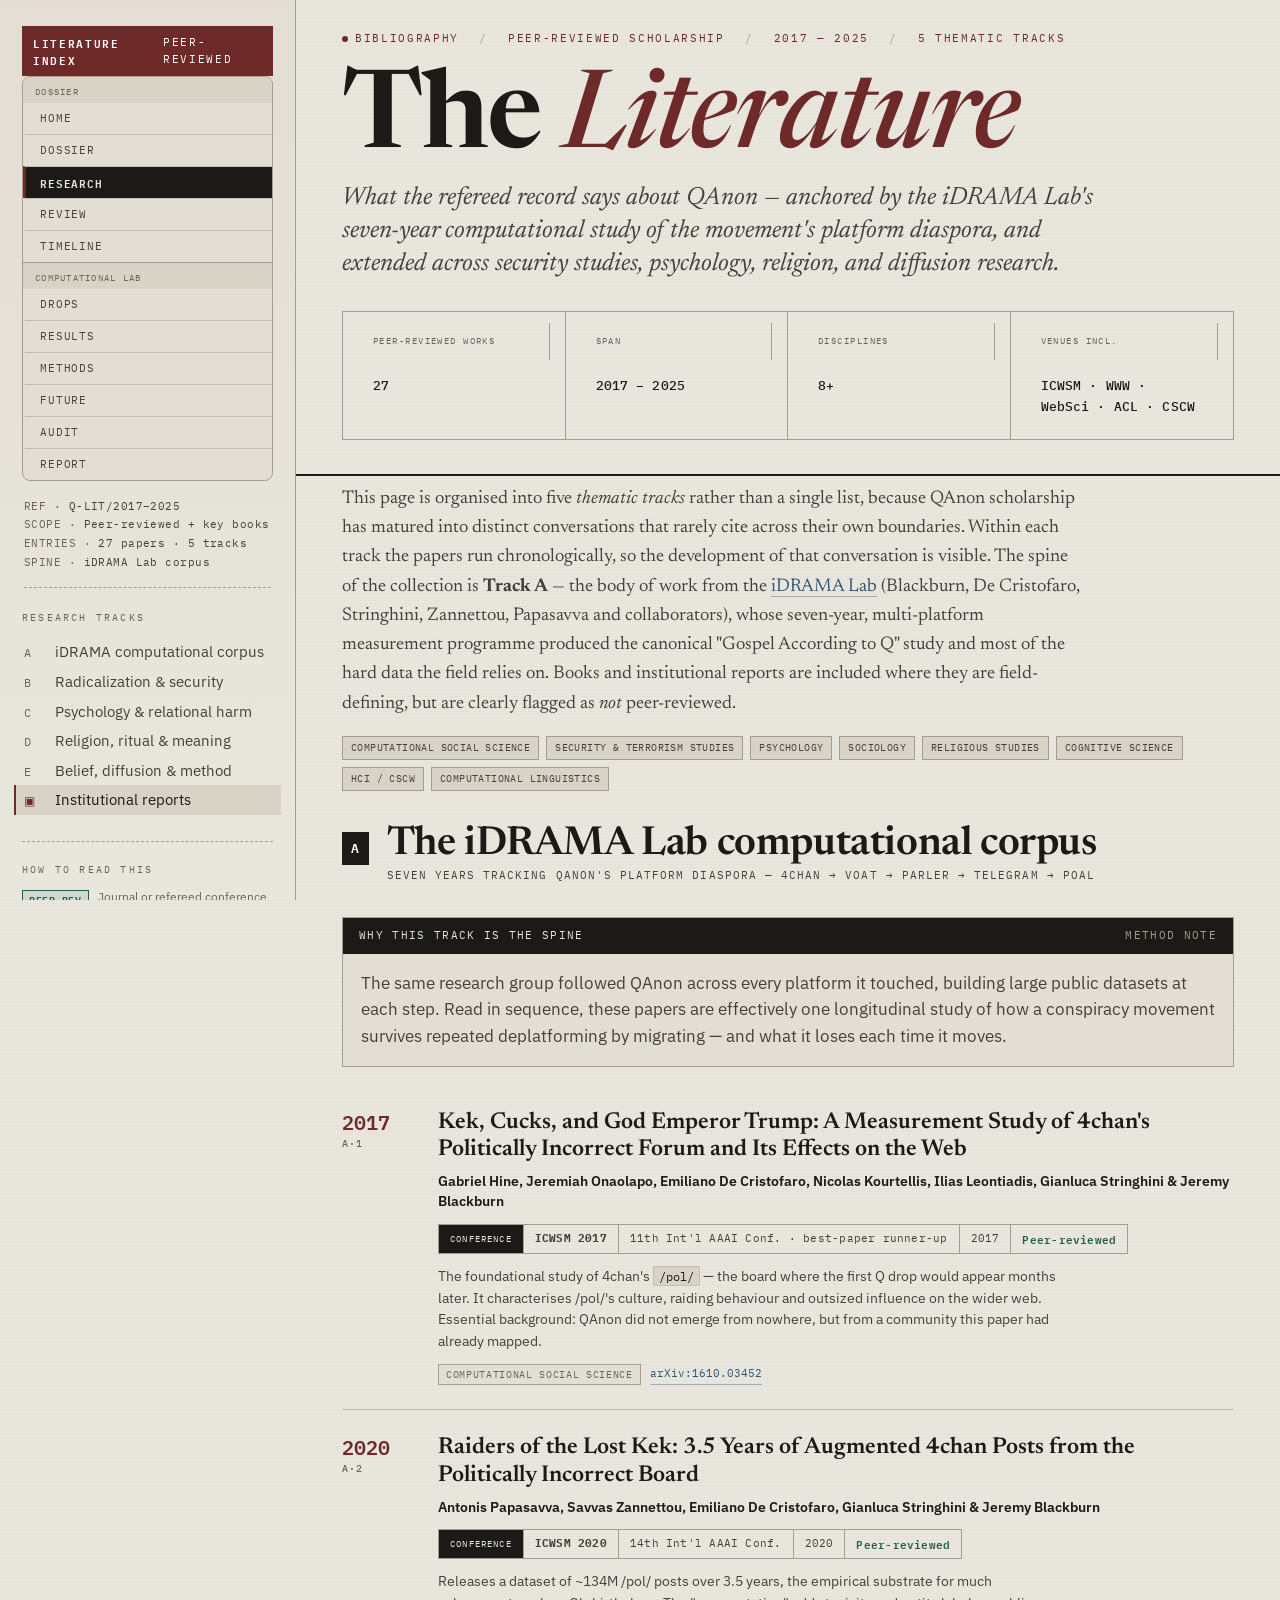
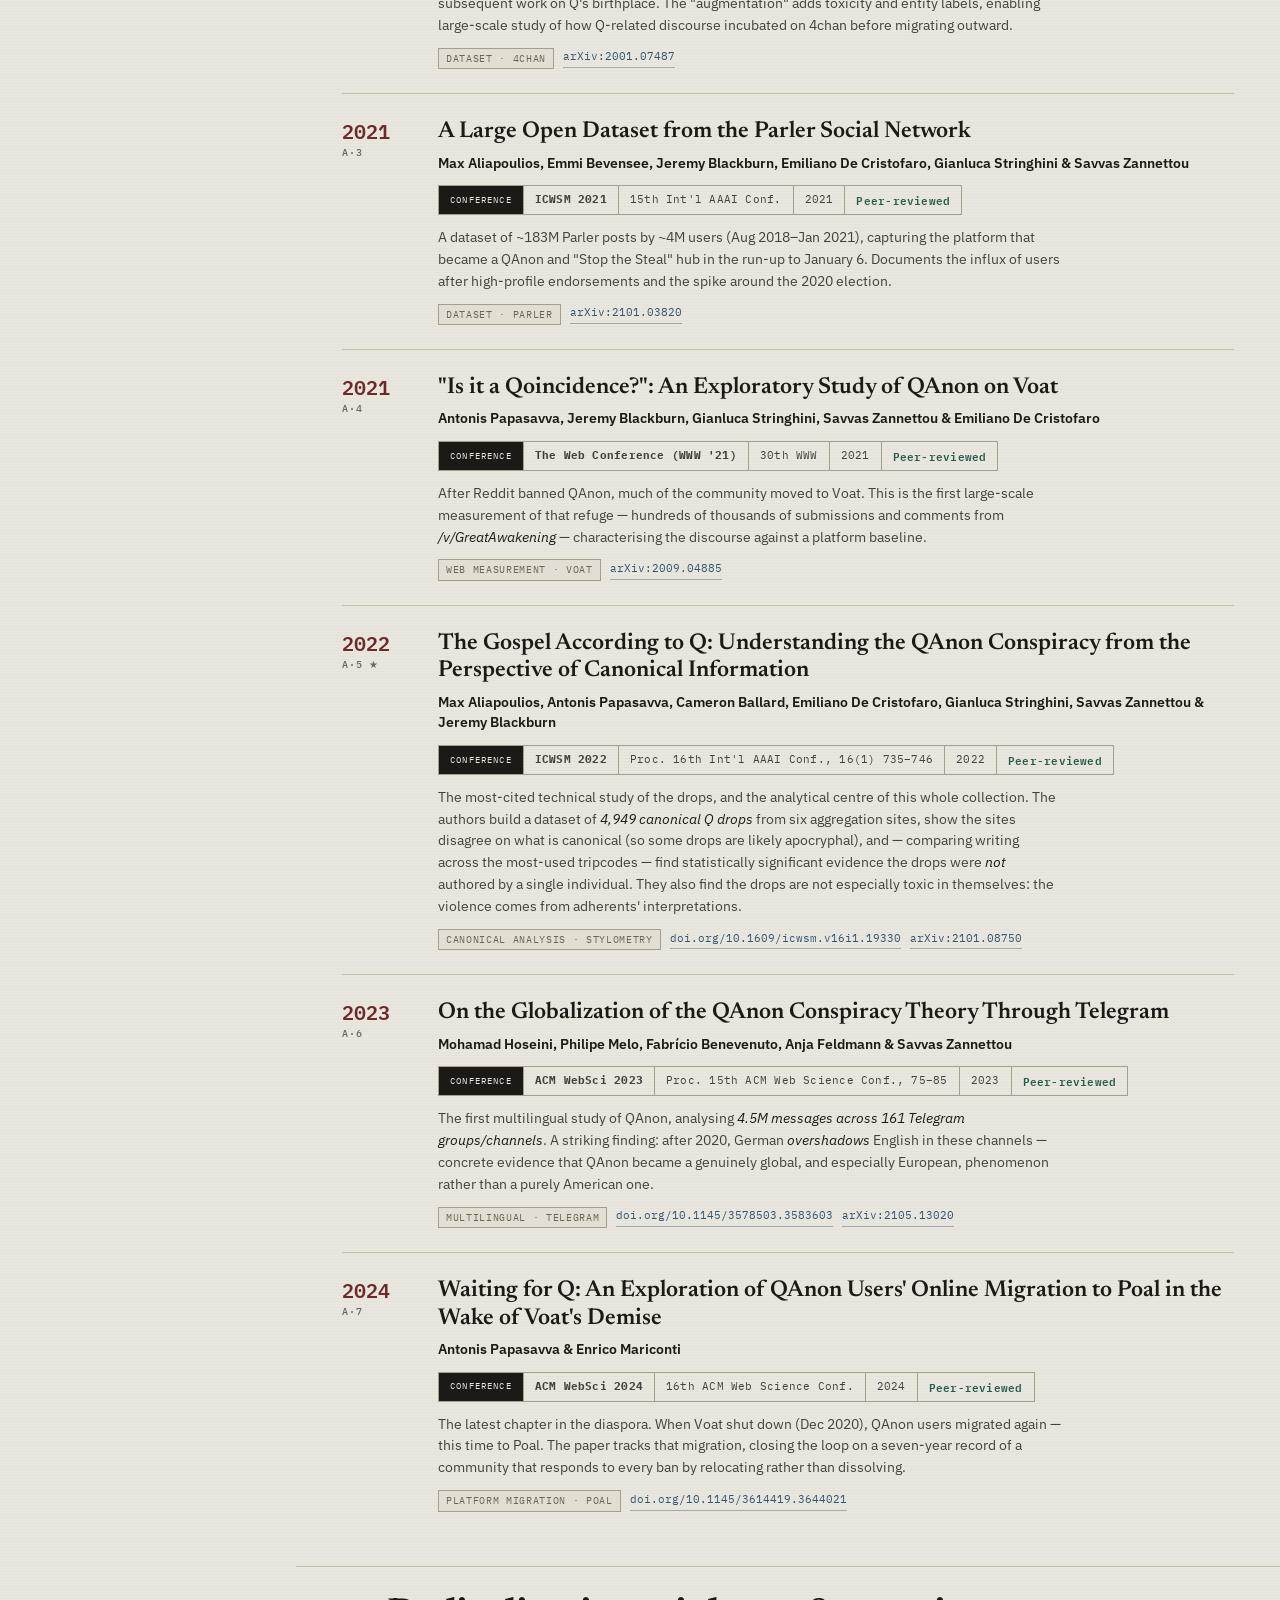
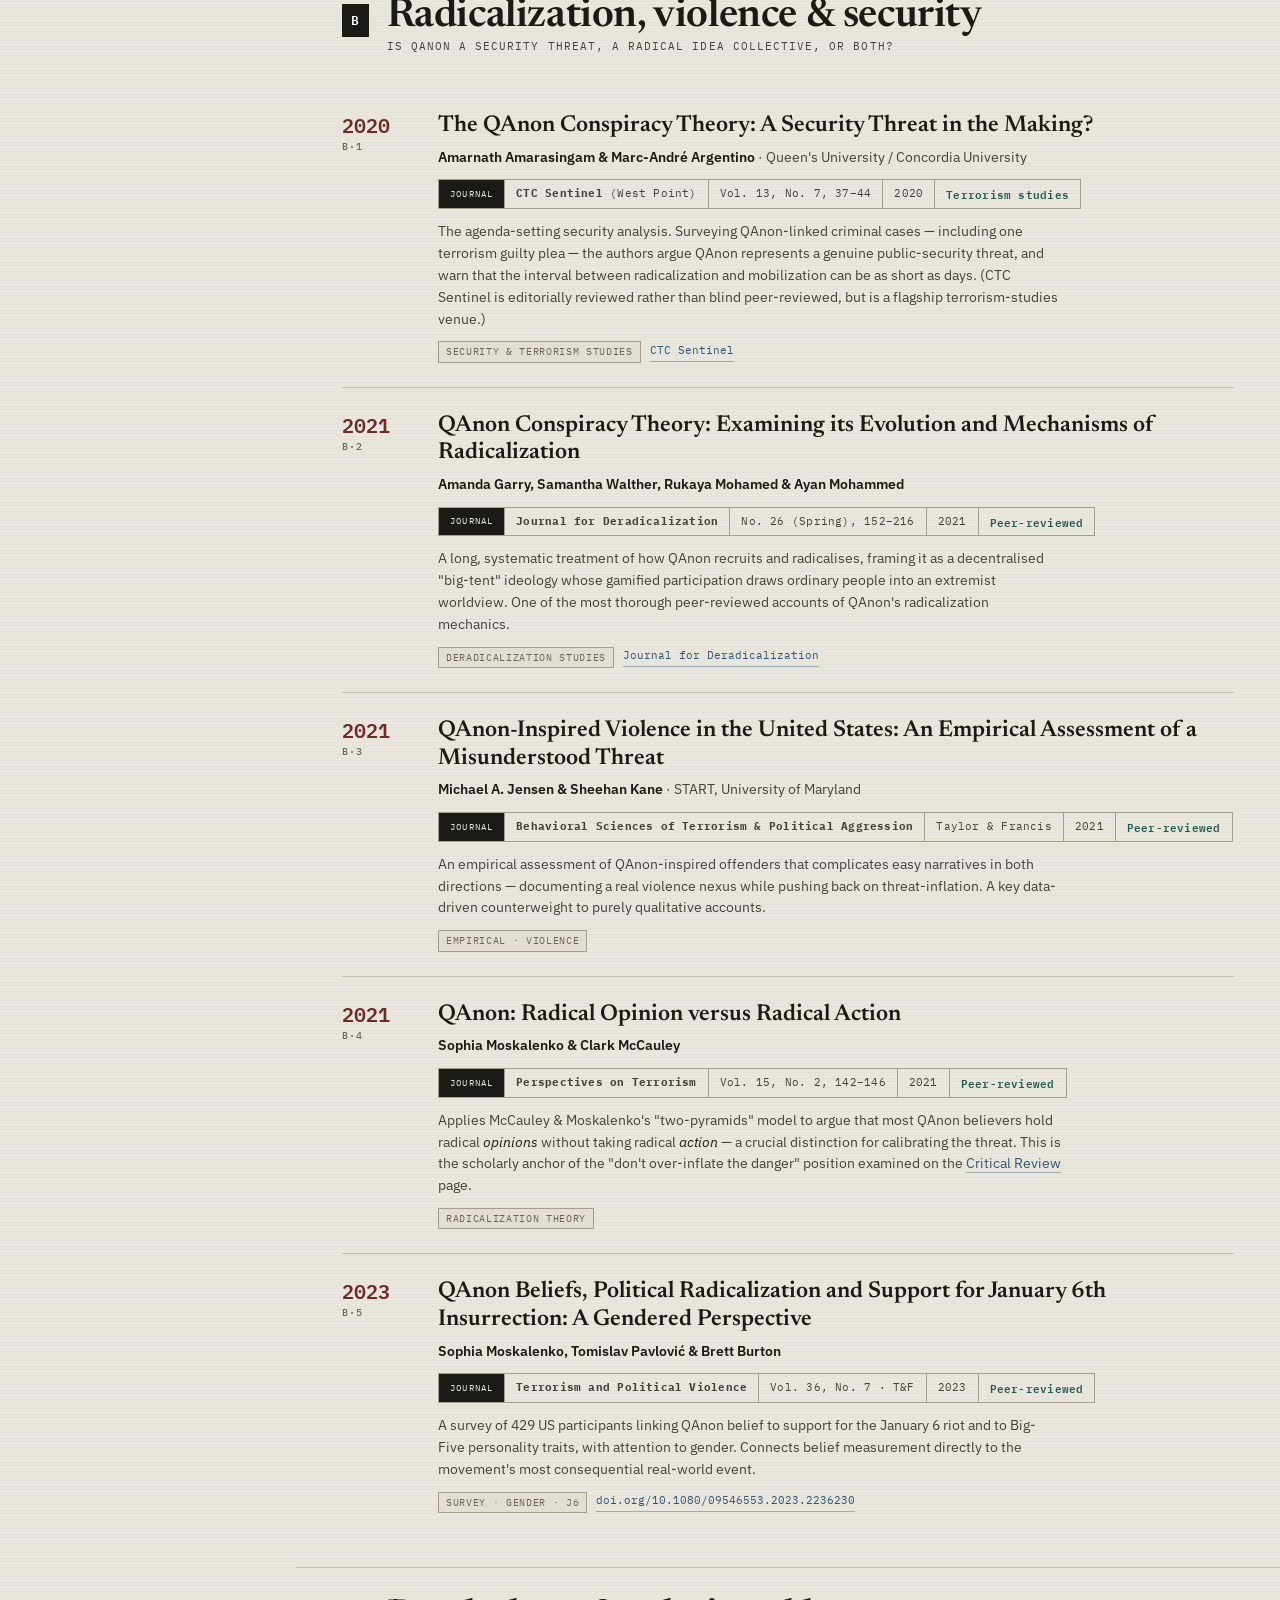
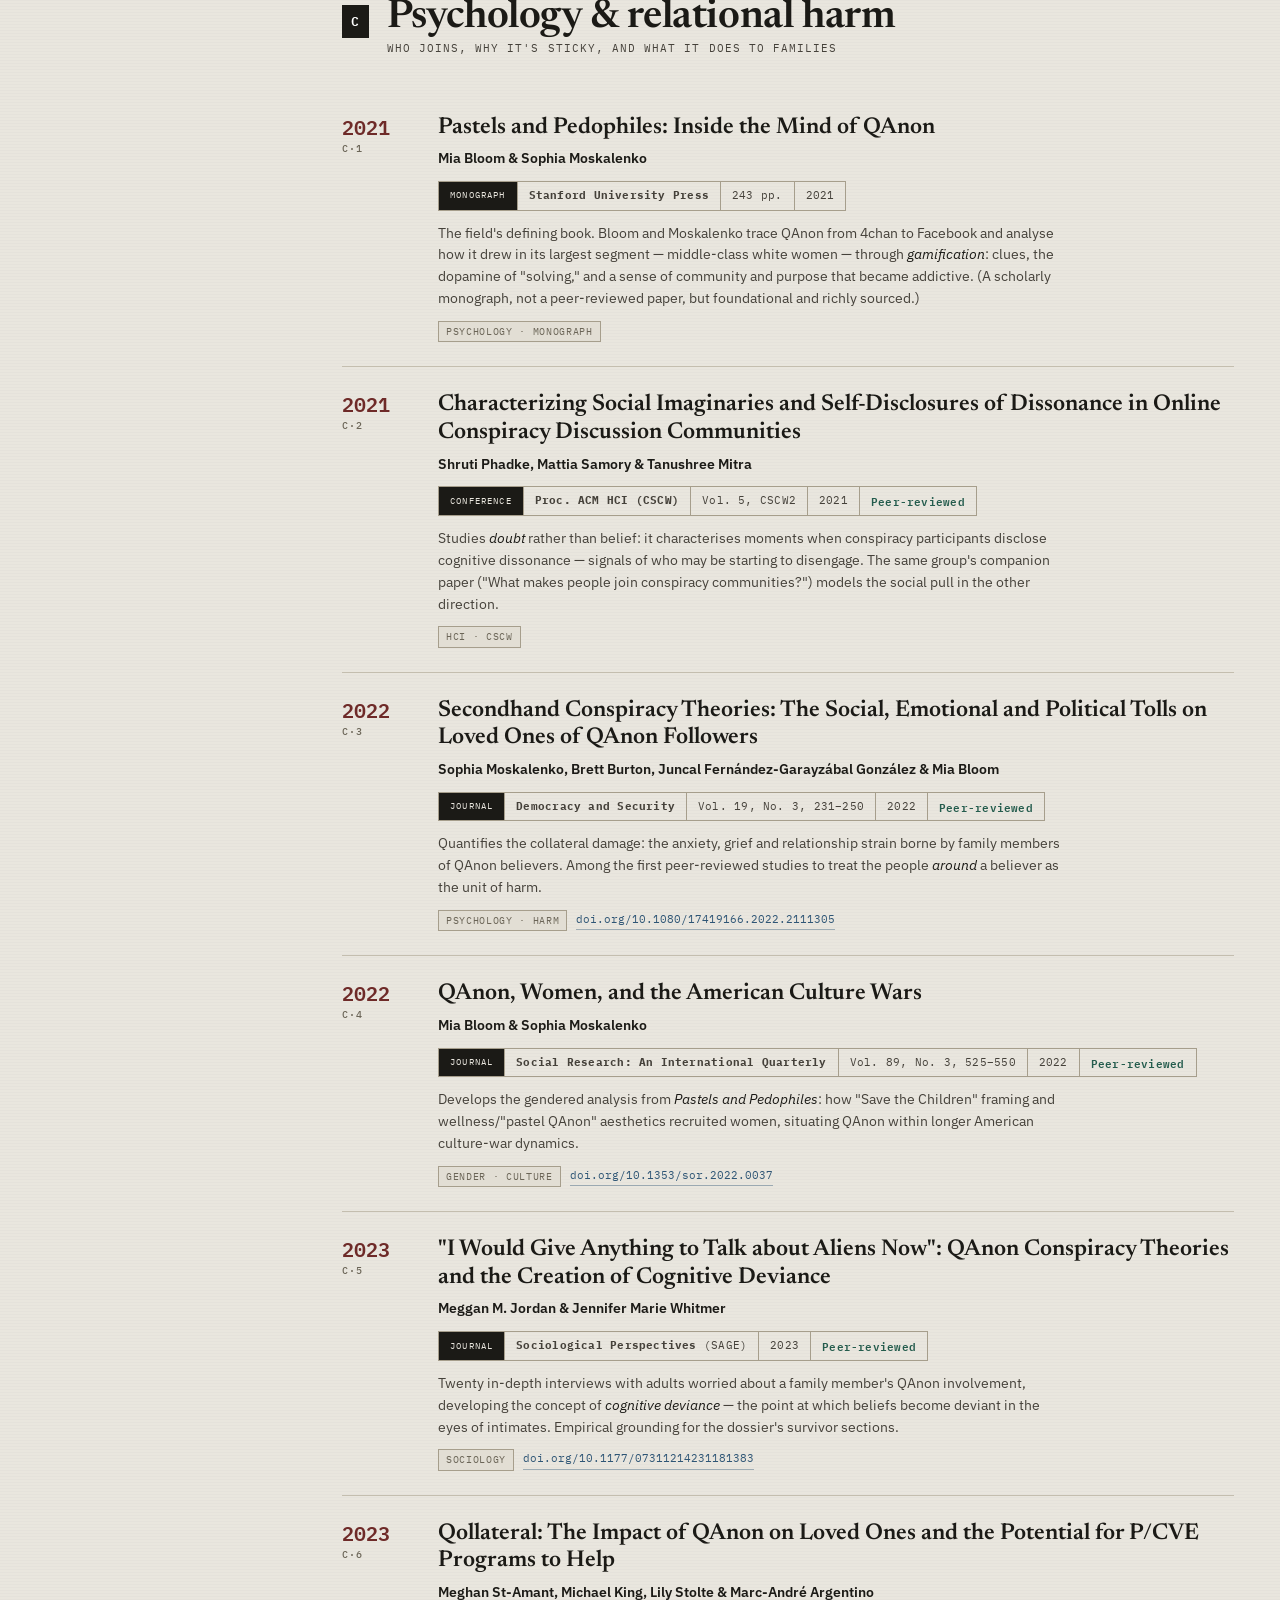
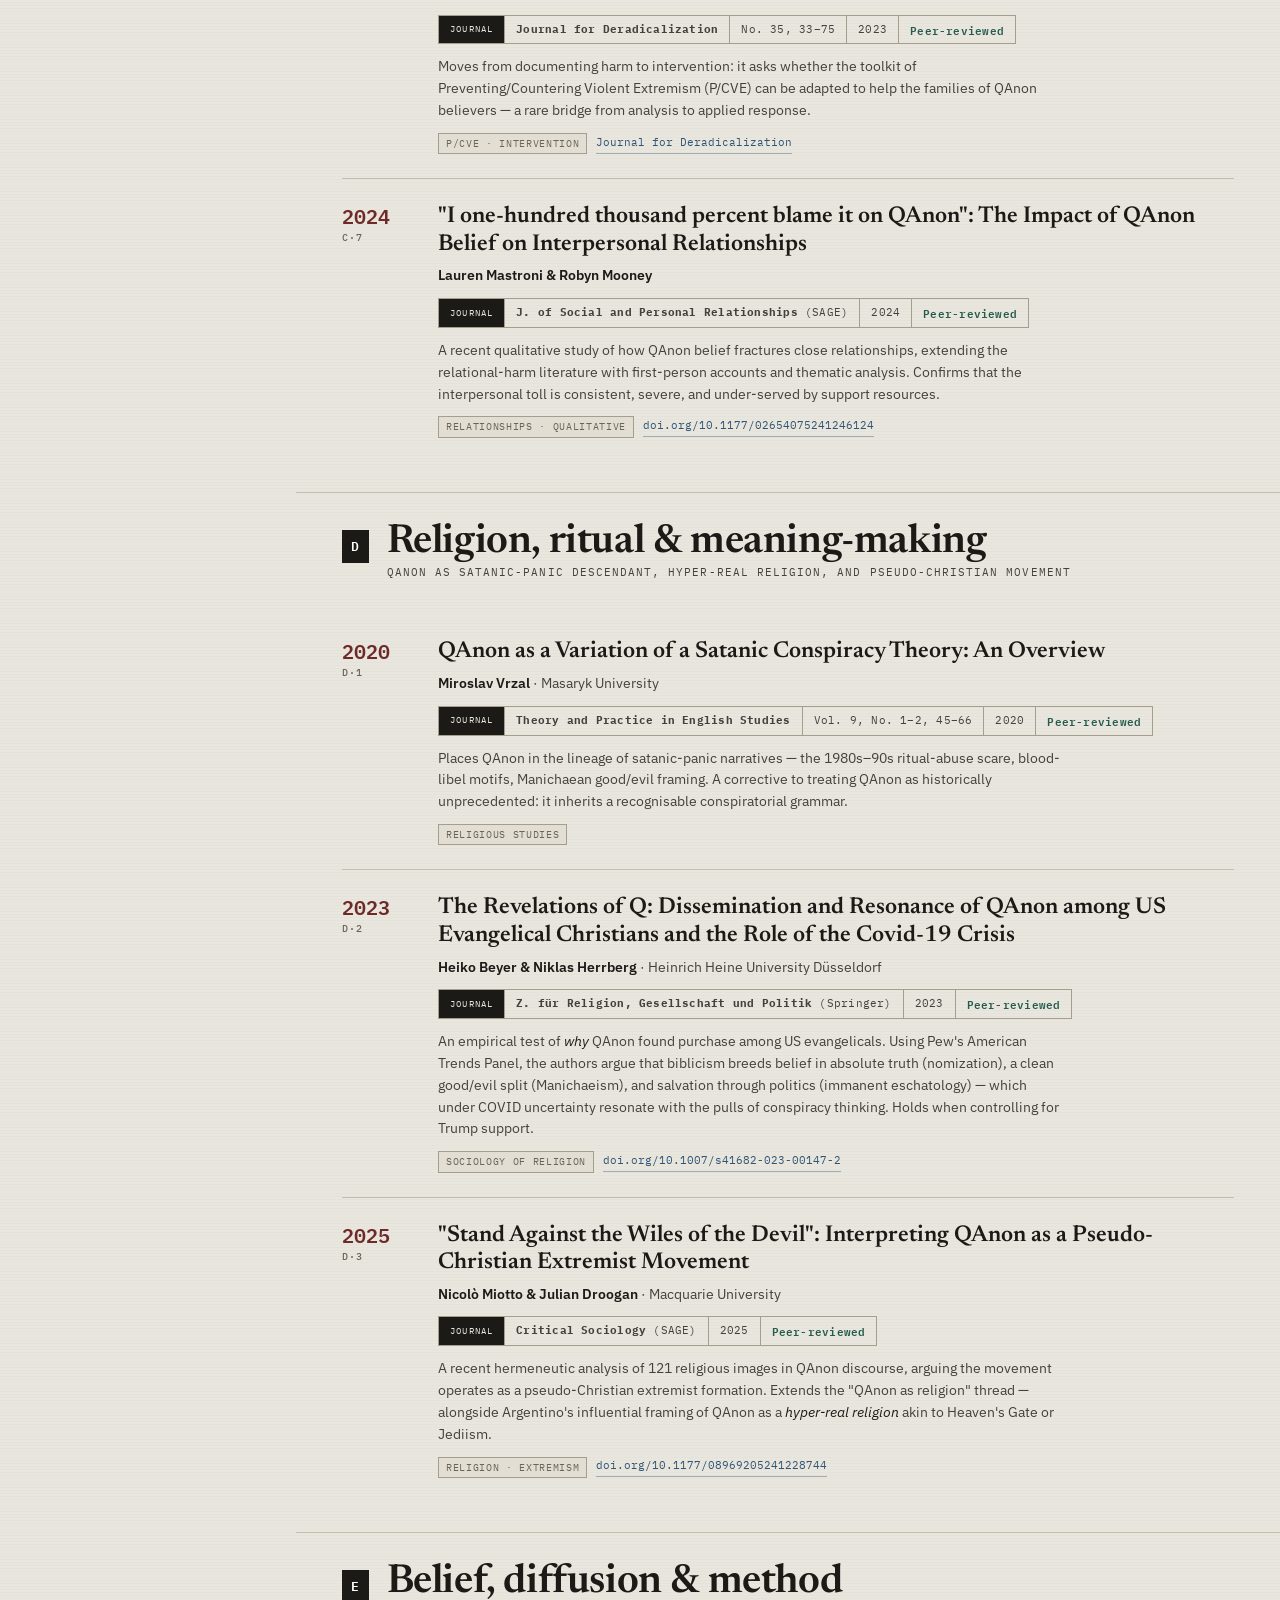
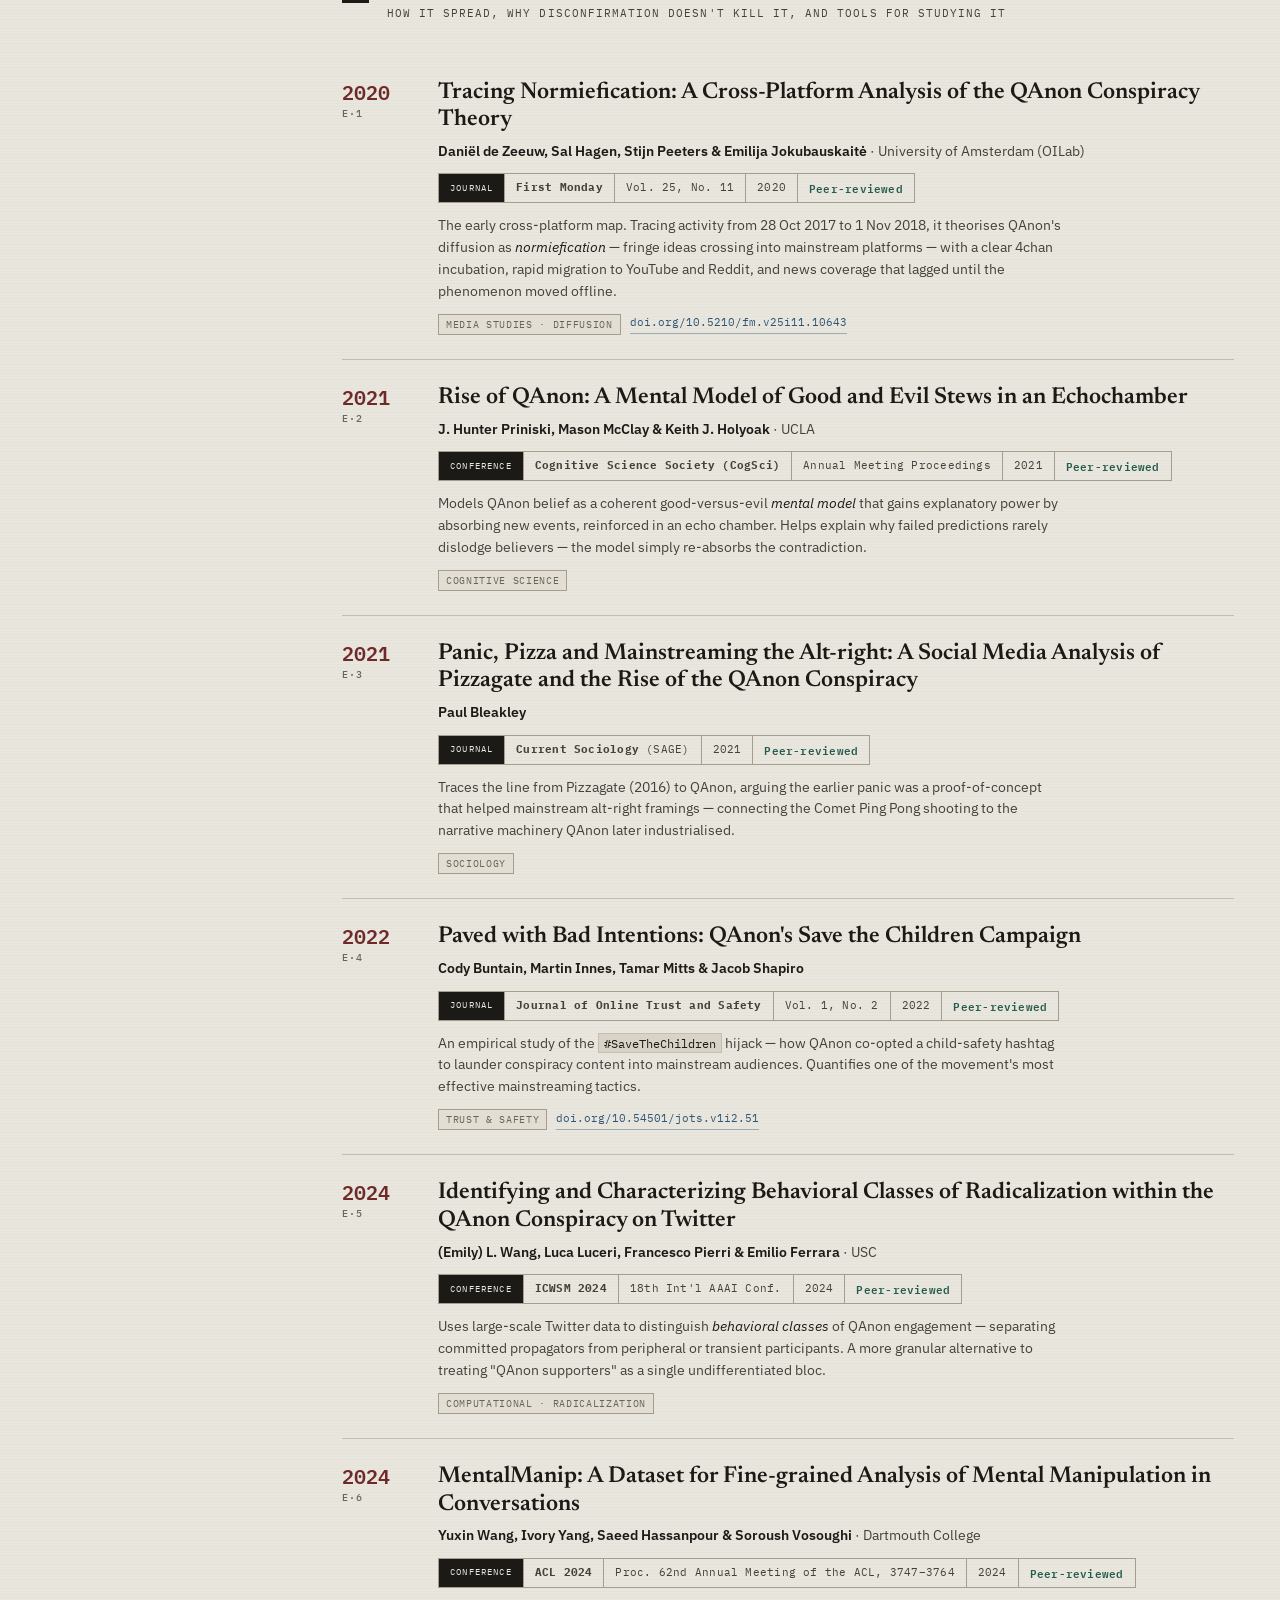
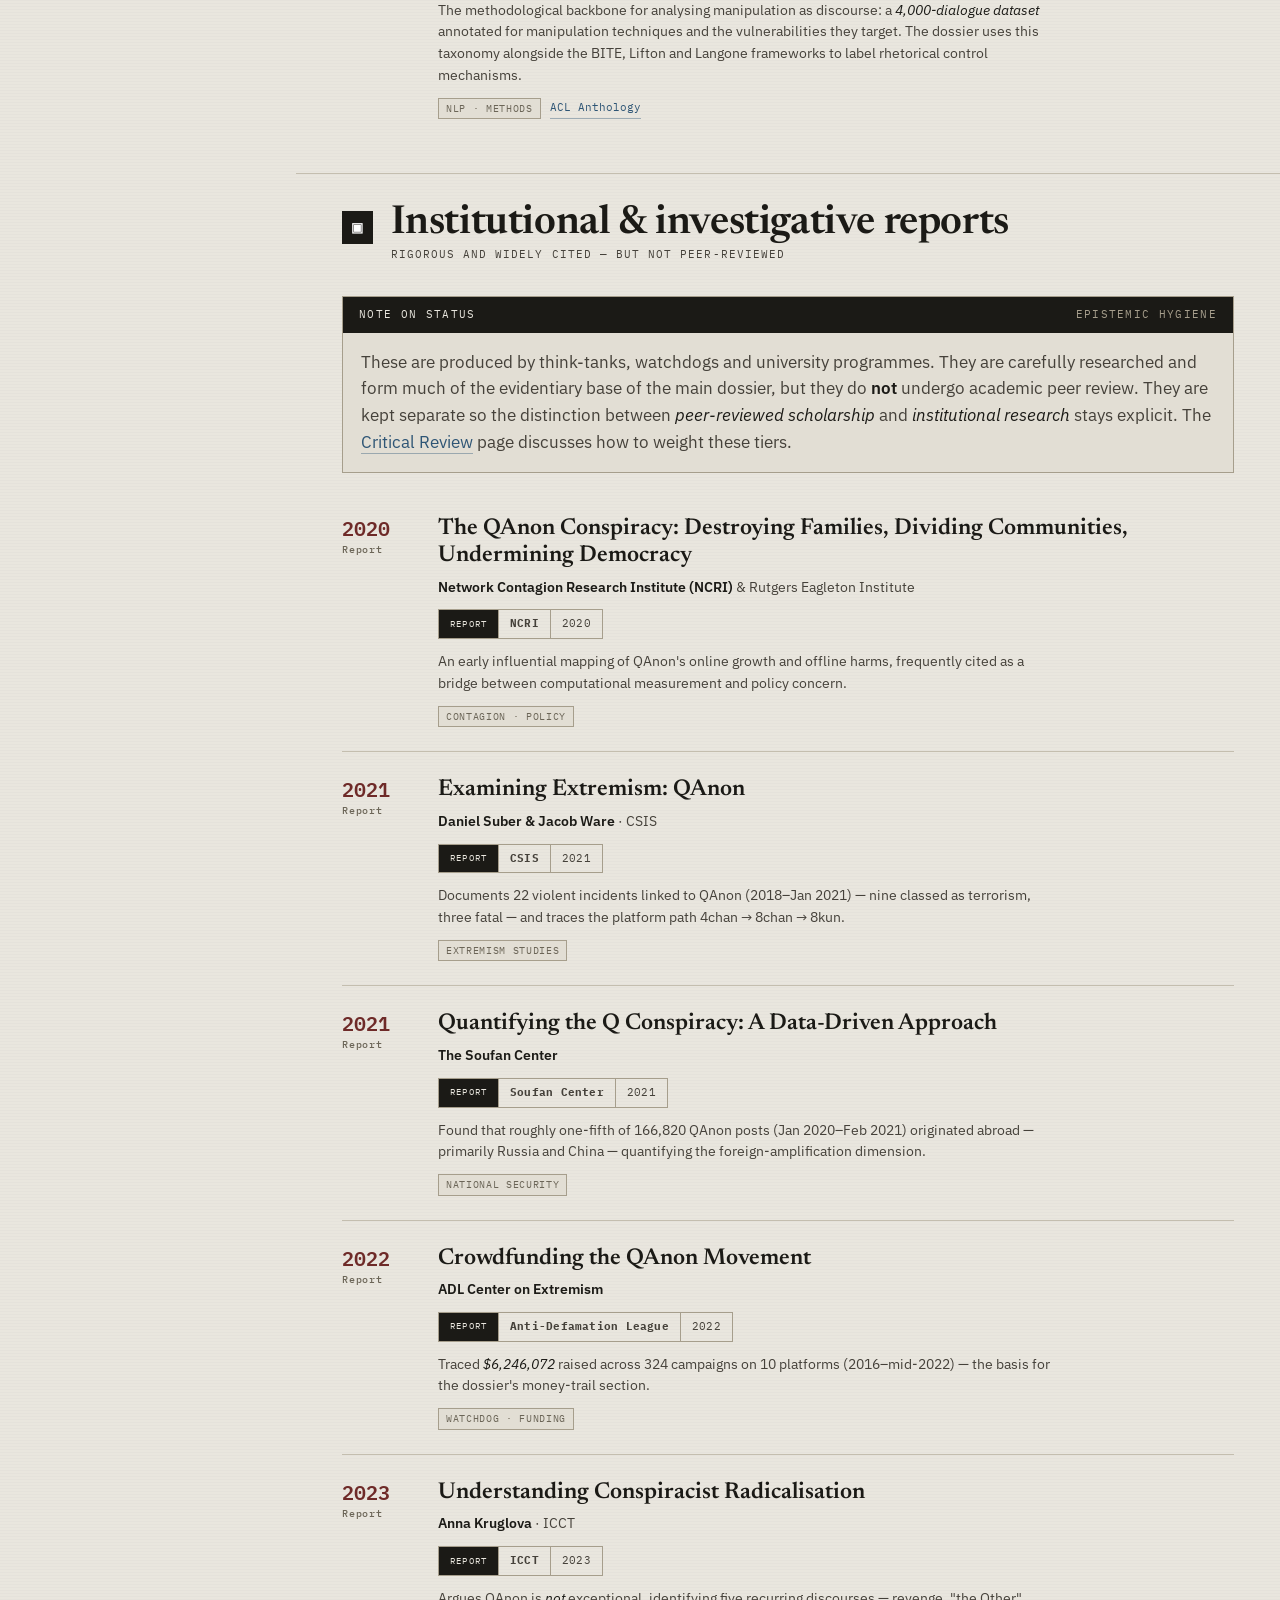
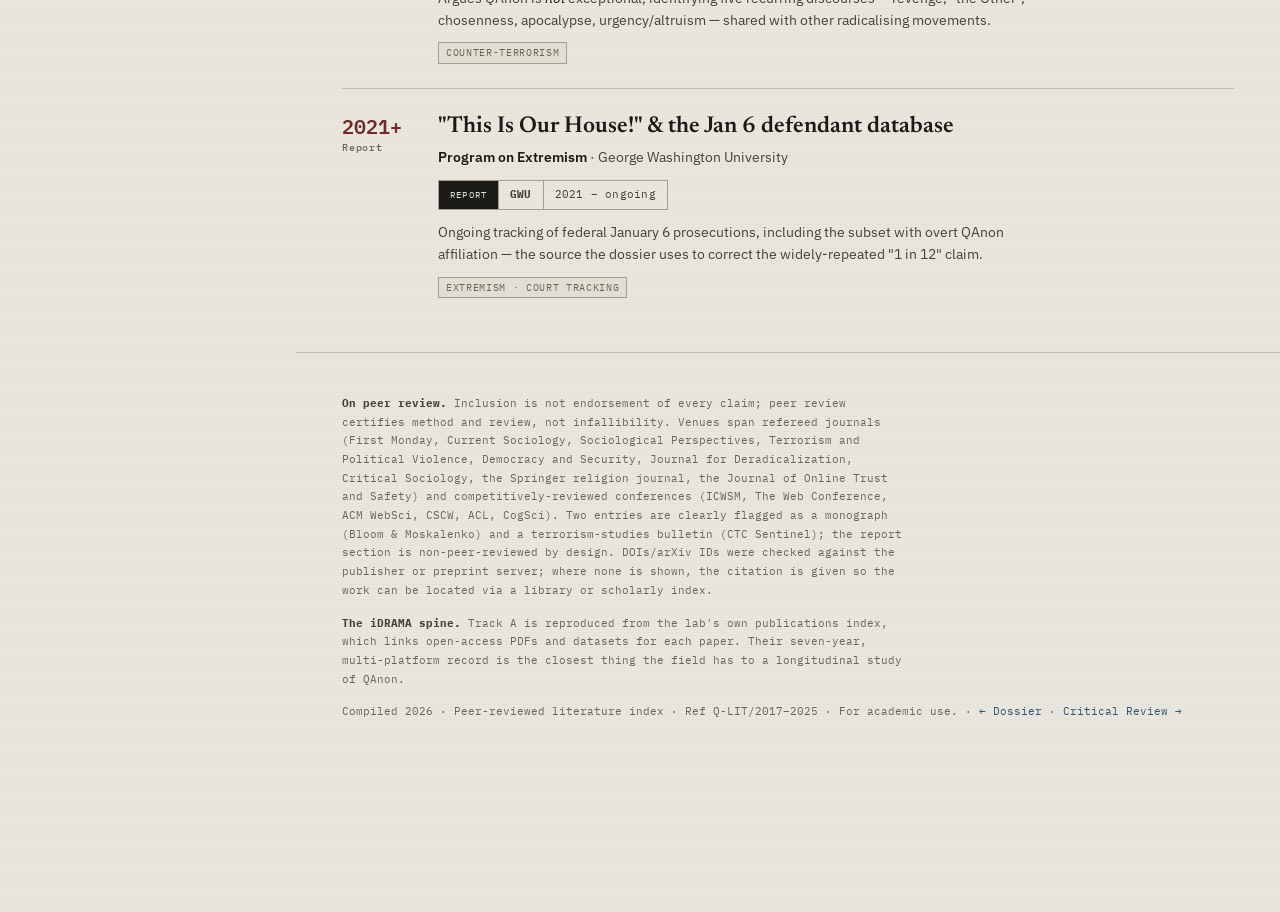
<file: research.html>
<!DOCTYPE html>
<html lang="en">
<head>
<meta charset="UTF-8">
<meta name="viewport" content="width=device-width, initial-scale=1.0">
<title>Research · Peer-Reviewed Literature on QAnon</title>
<meta name="description" content="A deep, thematically-organised bibliography of peer-reviewed scholarship on QAnon — the iDRAMA Lab computational corpus, radicalization and security studies, psychology, religion, and diffusion research.">
<link rel="preconnect" href="https://fonts.googleapis.com">
<link rel="preconnect" href="https://fonts.gstatic.com" crossorigin>
<link href="https://fonts.googleapis.com/css2?family=Newsreader:ital,opsz,wght@0,6..72,400;0,6..72,500;0,6..72,600;1,6..72,400;1,6..72,500&family=IBM+Plex+Mono:ital,wght@0,400;0,500;0,600;1,400&family=IBM+Plex+Sans:wght@400;500;600&display=swap" rel="stylesheet">
<link rel="stylesheet" href="assets/style.css">
</head>
<body>

<button class="railtoggle" id="railtoggle" aria-label="Open contents">☰ Contents</button>
<div class="scrim" id="scrim"></div>

<div class="shell">
  <!-- ================= RAIL ================= -->
  <aside class="rail">
    <div class="rail-inner" id="rail">
      <div class="seal"><b>Literature Index</b><span>Peer-Reviewed</span></div>
      <nav class="xnav">
        <span class="xgroup">Dossier</span>
        <a href="index.html">Home</a>
        <a href="dossier.html">Dossier</a>
        <a href="research.html" class="here">Research</a>
        <a href="review.html">Review</a>
        <a href="timeline.html">Timeline</a>
        <span class="xgroup">Computational lab</span>
        <a href="drops.html">Drops</a>
        <a href="results.html">Results</a>
        <a href="methods.html">Methods</a>
        <a href="future.html">Future</a>
        <a href="audit.html">Audit</a>
        <a href="report.html">Report</a>
      </nav>
      <div class="reffile">
        REF · <span>Q-LIT/2017–2025</span><br>
        SCOPE · <span>Peer-reviewed + key books</span><br>
        ENTRIES · <span>27 papers · 5 tracks</span><br>
        SPINE · <span>iDRAMA Lab corpus</span>
      </div>

      <p class="railhead">Research tracks</p>
      <nav class="toc" id="toc">
        <a href="#tA"><span class="n">A</span><span>iDRAMA computational corpus</span></a>
        <a href="#tB"><span class="n">B</span><span>Radicalization &amp; security</span></a>
        <a href="#tC"><span class="n">C</span><span>Psychology &amp; relational harm</span></a>
        <a href="#tD"><span class="n">D</span><span>Religion, ritual &amp; meaning</span></a>
        <a href="#tE"><span class="n">E</span><span>Belief, diffusion &amp; method</span></a>
        <a href="#reports"><span class="n">▣</span><span>Institutional reports</span></a>
      </nav>

      <div class="legend">
        <p class="railhead">How to read this</p>
        <div class="row"><span class="chip ep--doc">Peer-Rev</span><span class="def">Journal or refereed conference (ICWSM, WWW, WebSci, CSCW, ACL, CogSci).</span></div>
        <div class="row"><span class="chip ep--rep">Book / Report</span><span class="def">Scholarly monograph or institutional research; not blind peer-reviewed. Flagged as such.</span></div>
        <div class="row"><span class="chip ep--dis">DOI / arXiv</span><span class="def">Persistent link verified against the publisher or preprint server.</span></div>
      </div>
    </div>
  </aside>

  <!-- ================= MAIN ================= -->
  <main>
    <header class="mast">
      <div class="classbar">
        <span><span class="dot"></span>Bibliography</span>
        <span class="sep">/</span><span>Peer-Reviewed Scholarship</span>
        <span class="sep">/</span><span>2017 — 2025</span>
        <span class="sep">/</span><span>5 thematic tracks</span>
      </div>
      <h1 class="title">The <span class="q">Literature</span></h1>
      <p class="subtitle">What the refereed record says about QAnon — anchored by the iDRAMA Lab's seven-year computational study of the movement's platform diaspora, and extended across security studies, psychology, religion, and diffusion research.</p>
      <div class="metastrip">
        <div><div class="k">Peer-Reviewed Works</div><div class="v">27</div></div>
        <div><div class="k">Span</div><div class="v">2017 – 2025</div></div>
        <div><div class="k">Disciplines</div><div class="v">8+</div></div>
        <div><div class="k">Venues Incl.</div><div class="v">ICWSM · WWW · WebSci · ACL · CSCW</div></div>
      </div>
    </header>

    <div class="pagebody">
      <p class="lede">This page is organised into five <em>thematic tracks</em> rather than a single list, because QAnon scholarship has matured into distinct conversations that rarely cite across their own boundaries. Within each track the papers run chronologically, so the development of that conversation is visible. The spine of the collection is <strong>Track A</strong> — the body of work from the <a href="https://idrama.science/" style="color:var(--rep);text-decoration:none;border-bottom:1px solid rgba(46,85,117,.4)">iDRAMA Lab</a> (Blackburn, De Cristofaro, Stringhini, Zannettou, Papasavva and collaborators), whose seven-year, multi-platform measurement programme produced the canonical "Gospel According to Q" study and most of the hard data the field relies on. Books and institutional reports are included where they are field-defining, but are clearly flagged as <em>not</em> peer-reviewed.</p>

      <div class="disclegend">
        <span class="dchip">Computational social science</span>
        <span class="dchip">Security &amp; terrorism studies</span>
        <span class="dchip">Psychology</span>
        <span class="dchip">Sociology</span>
        <span class="dchip">Religious studies</span>
        <span class="dchip">Cognitive science</span>
        <span class="dchip">HCI / CSCW</span>
        <span class="dchip">Computational linguistics</span>
      </div>
    </div>

    <!-- ===================== TRACK A ===================== -->
    <section class="dz" id="tA" style="border-top:none">
      <div class="sechd">
        <div class="secno">A</div>
        <div><h2 class="sech">The iDRAMA Lab computational corpus</h2>
        <p class="sectag">Seven years tracking QAnon's platform diaspora — 4chan → Voat → Parler → Telegram → Poal</p></div>
      </div>
      <div class="secbody">
        <div class="panel">
          <div class="panel-hd"><span>Why this track is the spine</span><span class="src">Method note</span></div>
          <div class="panel-bd"><p style="margin:0">The same research group followed QAnon across every platform it touched, building large public datasets at each step. Read in sequence, these papers are effectively one longitudinal study of how a conspiracy movement survives repeated deplatforming by migrating — and what it loses each time it moves.</p></div>
        </div>
        <ol class="papers">
          <li class="paper">
            <div class="yr">2017<span class="vnum">A·1</span></div>
            <div class="pmain">
              <h3>Kek, Cucks, and God Emperor Trump: A Measurement Study of 4chan's Politically Incorrect Forum and Its Effects on the Web</h3>
              <p class="auth"><b>Gabriel Hine, Jeremiah Onaolapo, Emiliano De Cristofaro, Nicolas Kourtellis, Ilias Leontiadis, Gianluca Stringhini &amp; Jeremy Blackburn</b></p>
              <div class="venue"><span class="vk">Conference</span><span><b>ICWSM 2017</b></span><span>11th Int'l AAAI Conf. · best-paper runner-up</span><span>2017</span><span class="peer">Peer-reviewed</span></div>
              <p class="ab">The foundational study of 4chan's <span class="term">/pol/</span> — the board where the first Q drop would appear months later. It characterises /pol/'s culture, raiding behaviour and outsized influence on the wider web. Essential background: QAnon did not emerge from nowhere, but from a community this paper had already mapped.</p>
              <div class="plinks"><span class="fieldtag">Computational social science</span><a href="https://arxiv.org/abs/1610.03452">arXiv:1610.03452</a></div>
            </div>
          </li>
          <li class="paper">
            <div class="yr">2020<span class="vnum">A·2</span></div>
            <div class="pmain">
              <h3>Raiders of the Lost Kek: 3.5 Years of Augmented 4chan Posts from the Politically Incorrect Board</h3>
              <p class="auth"><b>Antonis Papasavva, Savvas Zannettou, Emiliano De Cristofaro, Gianluca Stringhini &amp; Jeremy Blackburn</b></p>
              <div class="venue"><span class="vk">Conference</span><span><b>ICWSM 2020</b></span><span>14th Int'l AAAI Conf.</span><span>2020</span><span class="peer">Peer-reviewed</span></div>
              <p class="ab">Releases a dataset of ~134M /pol/ posts over 3.5 years, the empirical substrate for much subsequent work on Q's birthplace. The "augmentation" adds toxicity and entity labels, enabling large-scale study of how Q-related discourse incubated on 4chan before migrating outward.</p>
              <div class="plinks"><span class="fieldtag">Dataset · 4chan</span><a href="https://arxiv.org/abs/2001.07487">arXiv:2001.07487</a></div>
            </div>
          </li>
          <li class="paper">
            <div class="yr">2021<span class="vnum">A·3</span></div>
            <div class="pmain">
              <h3>A Large Open Dataset from the Parler Social Network</h3>
              <p class="auth"><b>Max Aliapoulios, Emmi Bevensee, Jeremy Blackburn, Emiliano De Cristofaro, Gianluca Stringhini &amp; Savvas Zannettou</b></p>
              <div class="venue"><span class="vk">Conference</span><span><b>ICWSM 2021</b></span><span>15th Int'l AAAI Conf.</span><span>2021</span><span class="peer">Peer-reviewed</span></div>
              <p class="ab">A dataset of ~183M Parler posts by ~4M users (Aug 2018–Jan 2021), capturing the platform that became a QAnon and "Stop the Steal" hub in the run-up to January 6. Documents the influx of users after high-profile endorsements and the spike around the 2020 election.</p>
              <div class="plinks"><span class="fieldtag">Dataset · Parler</span><a href="https://arxiv.org/abs/2101.03820">arXiv:2101.03820</a></div>
            </div>
          </li>
          <li class="paper">
            <div class="yr">2021<span class="vnum">A·4</span></div>
            <div class="pmain">
              <h3>"Is it a Qoincidence?": An Exploratory Study of QAnon on Voat</h3>
              <p class="auth"><b>Antonis Papasavva, Jeremy Blackburn, Gianluca Stringhini, Savvas Zannettou &amp; Emiliano De Cristofaro</b></p>
              <div class="venue"><span class="vk">Conference</span><span><b>The Web Conference (WWW '21)</b></span><span>30th WWW</span><span>2021</span><span class="peer">Peer-reviewed</span></div>
              <p class="ab">After Reddit banned QAnon, much of the community moved to Voat. This is the first large-scale measurement of that refuge — hundreds of thousands of submissions and comments from <span class="pull">/v/GreatAwakening</span> — characterising the discourse against a platform baseline.</p>
              <div class="plinks"><span class="fieldtag">Web measurement · Voat</span><a href="https://arxiv.org/abs/2009.04885">arXiv:2009.04885</a></div>
            </div>
          </li>
          <li class="paper">
            <div class="yr">2022<span class="vnum">A·5 ★</span></div>
            <div class="pmain">
              <h3>The Gospel According to Q: Understanding the QAnon Conspiracy from the Perspective of Canonical Information</h3>
              <p class="auth"><b>Max Aliapoulios, Antonis Papasavva, Cameron Ballard, Emiliano De Cristofaro, Gianluca Stringhini, Savvas Zannettou &amp; Jeremy Blackburn</b></p>
              <div class="venue"><span class="vk">Conference</span><span><b>ICWSM 2022</b></span><span>Proc. 16th Int'l AAAI Conf., 16(1) 735–746</span><span>2022</span><span class="peer">Peer-reviewed</span></div>
              <p class="ab">The most-cited technical study of the drops, and the analytical centre of this whole collection. The authors build a dataset of <span class="pull">4,949 canonical Q drops</span> from six aggregation sites, show the sites disagree on what is canonical (so some drops are likely apocryphal), and — comparing writing across the most-used tripcodes — find statistically significant evidence the drops were <em>not</em> authored by a single individual. They also find the drops are not especially toxic in themselves: the violence comes from adherents' interpretations.</p>
              <div class="plinks"><span class="fieldtag">Canonical analysis · Stylometry</span><a href="https://doi.org/10.1609/icwsm.v16i1.19330">doi.org/10.1609/icwsm.v16i1.19330</a><a href="https://arxiv.org/abs/2101.08750">arXiv:2101.08750</a></div>
            </div>
          </li>
          <li class="paper">
            <div class="yr">2023<span class="vnum">A·6</span></div>
            <div class="pmain">
              <h3>On the Globalization of the QAnon Conspiracy Theory Through Telegram</h3>
              <p class="auth"><b>Mohamad Hoseini, Philipe Melo, Fabrício Benevenuto, Anja Feldmann &amp; Savvas Zannettou</b></p>
              <div class="venue"><span class="vk">Conference</span><span><b>ACM WebSci 2023</b></span><span>Proc. 15th ACM Web Science Conf., 75–85</span><span>2023</span><span class="peer">Peer-reviewed</span></div>
              <p class="ab">The first multilingual study of QAnon, analysing <span class="pull">4.5M messages across 161 Telegram groups/channels</span>. A striking finding: after 2020, German <em>overshadows</em> English in these channels — concrete evidence that QAnon became a genuinely global, and especially European, phenomenon rather than a purely American one.</p>
              <div class="plinks"><span class="fieldtag">Multilingual · Telegram</span><a href="https://doi.org/10.1145/3578503.3583603">doi.org/10.1145/3578503.3583603</a><a href="https://arxiv.org/abs/2105.13020">arXiv:2105.13020</a></div>
            </div>
          </li>
          <li class="paper">
            <div class="yr">2024<span class="vnum">A·7</span></div>
            <div class="pmain">
              <h3>Waiting for Q: An Exploration of QAnon Users' Online Migration to Poal in the Wake of Voat's Demise</h3>
              <p class="auth"><b>Antonis Papasavva &amp; Enrico Mariconti</b></p>
              <div class="venue"><span class="vk">Conference</span><span><b>ACM WebSci 2024</b></span><span>16th ACM Web Science Conf.</span><span>2024</span><span class="peer">Peer-reviewed</span></div>
              <p class="ab">The latest chapter in the diaspora. When Voat shut down (Dec 2020), QAnon users migrated again — this time to Poal. The paper tracks that migration, closing the loop on a seven-year record of a community that responds to every ban by relocating rather than dissolving.</p>
              <div class="plinks"><span class="fieldtag">Platform migration · Poal</span><a href="https://dl.acm.org/doi/10.1145/3614419.3644021">doi.org/10.1145/3614419.3644021</a></div>
            </div>
          </li>
        </ol>
      </div>
    </section>

    <!-- ===================== TRACK B ===================== -->
    <section class="dz" id="tB">
      <div class="sechd">
        <div class="secno">B</div>
        <div><h2 class="sech">Radicalization, violence &amp; security</h2>
        <p class="sectag">Is QAnon a security threat, a radical idea collective, or both?</p></div>
      </div>
      <div class="secbody">
        <ol class="papers">
          <li class="paper">
            <div class="yr">2020<span class="vnum">B·1</span></div>
            <div class="pmain">
              <h3>The QAnon Conspiracy Theory: A Security Threat in the Making?</h3>
              <p class="auth"><b>Amarnath Amarasingam &amp; Marc-André Argentino</b> · Queen's University / Concordia University</p>
              <div class="venue"><span class="vk">Journal</span><span><b>CTC Sentinel</b> (West Point)</span><span>Vol. 13, No. 7, 37–44</span><span>2020</span><span class="peer">Terrorism studies</span></div>
              <p class="ab">The agenda-setting security analysis. Surveying QAnon-linked criminal cases — including one terrorism guilty plea — the authors argue QAnon represents a genuine public-security threat, and warn that the interval between radicalization and mobilization can be as short as days. (CTC Sentinel is editorially reviewed rather than blind peer-reviewed, but is a flagship terrorism-studies venue.)</p>
              <div class="plinks"><span class="fieldtag">Security &amp; terrorism studies</span><a href="https://ctc.westpoint.edu/the-qanon-conspiracy-theory-a-security-threat-in-the-making/">CTC Sentinel</a></div>
            </div>
          </li>
          <li class="paper">
            <div class="yr">2021<span class="vnum">B·2</span></div>
            <div class="pmain">
              <h3>QAnon Conspiracy Theory: Examining its Evolution and Mechanisms of Radicalization</h3>
              <p class="auth"><b>Amanda Garry, Samantha Walther, Rukaya Mohamed &amp; Ayan Mohammed</b></p>
              <div class="venue"><span class="vk">Journal</span><span><b>Journal for Deradicalization</b></span><span>No. 26 (Spring), 152–216</span><span>2021</span><span class="peer">Peer-reviewed</span></div>
              <p class="ab">A long, systematic treatment of how QAnon recruits and radicalises, framing it as a decentralised "big-tent" ideology whose gamified participation draws ordinary people into an extremist worldview. One of the most thorough peer-reviewed accounts of QAnon's radicalization mechanics.</p>
              <div class="plinks"><span class="fieldtag">Deradicalization studies</span><a href="https://journals.sfu.ca/jd/index.php/jd/article/view/437">Journal for Deradicalization</a></div>
            </div>
          </li>
          <li class="paper">
            <div class="yr">2021<span class="vnum">B·3</span></div>
            <div class="pmain">
              <h3>QAnon-Inspired Violence in the United States: An Empirical Assessment of a Misunderstood Threat</h3>
              <p class="auth"><b>Michael A. Jensen &amp; Sheehan Kane</b> · START, University of Maryland</p>
              <div class="venue"><span class="vk">Journal</span><span><b>Behavioral Sciences of Terrorism &amp; Political Aggression</b></span><span>Taylor &amp; Francis</span><span>2021</span><span class="peer">Peer-reviewed</span></div>
              <p class="ab">An empirical assessment of QAnon-inspired offenders that complicates easy narratives in both directions — documenting a real violence nexus while pushing back on threat-inflation. A key data-driven counterweight to purely qualitative accounts.</p>
              <div class="plinks"><span class="fieldtag">Empirical · Violence</span></div>
            </div>
          </li>
          <li class="paper">
            <div class="yr">2021<span class="vnum">B·4</span></div>
            <div class="pmain">
              <h3>QAnon: Radical Opinion versus Radical Action</h3>
              <p class="auth"><b>Sophia Moskalenko &amp; Clark McCauley</b></p>
              <div class="venue"><span class="vk">Journal</span><span><b>Perspectives on Terrorism</b></span><span>Vol. 15, No. 2, 142–146</span><span>2021</span><span class="peer">Peer-reviewed</span></div>
              <p class="ab">Applies McCauley &amp; Moskalenko's "two-pyramids" model to argue that most QAnon believers hold radical <em>opinions</em> without taking radical <em>action</em> — a crucial distinction for calibrating the threat. This is the scholarly anchor of the "don't over-inflate the danger" position examined on the <a href="review.html" style="color:var(--rep);text-decoration:none;border-bottom:1px solid rgba(46,85,117,.4)">Critical Review</a> page.</p>
              <div class="plinks"><span class="fieldtag">Radicalization theory</span></div>
            </div>
          </li>
          <li class="paper">
            <div class="yr">2023<span class="vnum">B·5</span></div>
            <div class="pmain">
              <h3>QAnon Beliefs, Political Radicalization and Support for January 6th Insurrection: A Gendered Perspective</h3>
              <p class="auth"><b>Sophia Moskalenko, Tomislav Pavlović &amp; Brett Burton</b></p>
              <div class="venue"><span class="vk">Journal</span><span><b>Terrorism and Political Violence</b></span><span>Vol. 36, No. 7 · T&amp;F</span><span>2023</span><span class="peer">Peer-reviewed</span></div>
              <p class="ab">A survey of 429 US participants linking QAnon belief to support for the January 6 riot and to Big-Five personality traits, with attention to gender. Connects belief measurement directly to the movement's most consequential real-world event.</p>
              <div class="plinks"><span class="fieldtag">Survey · Gender · J6</span><a href="https://doi.org/10.1080/09546553.2023.2236230">doi.org/10.1080/09546553.2023.2236230</a></div>
            </div>
          </li>
        </ol>
      </div>
    </section>

    <!-- ===================== TRACK C ===================== -->
    <section class="dz" id="tC">
      <div class="sechd">
        <div class="secno">C</div>
        <div><h2 class="sech">Psychology &amp; relational harm</h2>
        <p class="sectag">Who joins, why it's sticky, and what it does to families</p></div>
      </div>
      <div class="secbody">
        <ol class="papers">
          <li class="paper">
            <div class="yr">2021<span class="vnum">C·1</span></div>
            <div class="pmain">
              <h3>Pastels and Pedophiles: Inside the Mind of QAnon</h3>
              <p class="auth"><b>Mia Bloom &amp; Sophia Moskalenko</b></p>
              <div class="venue"><span class="vk">Monograph</span><span><b>Stanford University Press</b></span><span>243 pp.</span><span>2021</span></div>
              <p class="ab">The field's defining book. Bloom and Moskalenko trace QAnon from 4chan to Facebook and analyse how it drew in its largest segment — middle-class white women — through <span class="pull">gamification</span>: clues, the dopamine of "solving," and a sense of community and purpose that became addictive. (A scholarly monograph, not a peer-reviewed paper, but foundational and richly sourced.)</p>
              <div class="plinks"><span class="fieldtag">Psychology · Monograph</span></div>
            </div>
          </li>
          <li class="paper">
            <div class="yr">2021<span class="vnum">C·2</span></div>
            <div class="pmain">
              <h3>Characterizing Social Imaginaries and Self-Disclosures of Dissonance in Online Conspiracy Discussion Communities</h3>
              <p class="auth"><b>Shruti Phadke, Mattia Samory &amp; Tanushree Mitra</b></p>
              <div class="venue"><span class="vk">Conference</span><span><b>Proc. ACM HCI (CSCW)</b></span><span>Vol. 5, CSCW2</span><span>2021</span><span class="peer">Peer-reviewed</span></div>
              <p class="ab">Studies <em>doubt</em> rather than belief: it characterises moments when conspiracy participants disclose cognitive dissonance — signals of who may be starting to disengage. The same group's companion paper ("What makes people join conspiracy communities?") models the social pull in the other direction.</p>
              <div class="plinks"><span class="fieldtag">HCI · CSCW</span></div>
            </div>
          </li>
          <li class="paper">
            <div class="yr">2022<span class="vnum">C·3</span></div>
            <div class="pmain">
              <h3>Secondhand Conspiracy Theories: The Social, Emotional and Political Tolls on Loved Ones of QAnon Followers</h3>
              <p class="auth"><b>Sophia Moskalenko, Brett Burton, Juncal Fernández-Garayzábal González &amp; Mia Bloom</b></p>
              <div class="venue"><span class="vk">Journal</span><span><b>Democracy and Security</b></span><span>Vol. 19, No. 3, 231–250</span><span>2022</span><span class="peer">Peer-reviewed</span></div>
              <p class="ab">Quantifies the collateral damage: the anxiety, grief and relationship strain borne by family members of QAnon believers. Among the first peer-reviewed studies to treat the people <em>around</em> a believer as the unit of harm.</p>
              <div class="plinks"><span class="fieldtag">Psychology · Harm</span><a href="https://doi.org/10.1080/17419166.2022.2111305">doi.org/10.1080/17419166.2022.2111305</a></div>
            </div>
          </li>
          <li class="paper">
            <div class="yr">2022<span class="vnum">C·4</span></div>
            <div class="pmain">
              <h3>QAnon, Women, and the American Culture Wars</h3>
              <p class="auth"><b>Mia Bloom &amp; Sophia Moskalenko</b></p>
              <div class="venue"><span class="vk">Journal</span><span><b>Social Research: An International Quarterly</b></span><span>Vol. 89, No. 3, 525–550</span><span>2022</span><span class="peer">Peer-reviewed</span></div>
              <p class="ab">Develops the gendered analysis from <em>Pastels and Pedophiles</em>: how "Save the Children" framing and wellness/"pastel QAnon" aesthetics recruited women, situating QAnon within longer American culture-war dynamics.</p>
              <div class="plinks"><span class="fieldtag">Gender · Culture</span><a href="https://doi.org/10.1353/sor.2022.0037">doi.org/10.1353/sor.2022.0037</a></div>
            </div>
          </li>
          <li class="paper">
            <div class="yr">2023<span class="vnum">C·5</span></div>
            <div class="pmain">
              <h3>"I Would Give Anything to Talk about Aliens Now": QAnon Conspiracy Theories and the Creation of Cognitive Deviance</h3>
              <p class="auth"><b>Meggan M. Jordan &amp; Jennifer Marie Whitmer</b></p>
              <div class="venue"><span class="vk">Journal</span><span><b>Sociological Perspectives</b> (SAGE)</span><span>2023</span><span class="peer">Peer-reviewed</span></div>
              <p class="ab">Twenty in-depth interviews with adults worried about a family member's QAnon involvement, developing the concept of <em>cognitive deviance</em> — the point at which beliefs become deviant in the eyes of intimates. Empirical grounding for the dossier's survivor sections.</p>
              <div class="plinks"><span class="fieldtag">Sociology</span><a href="https://doi.org/10.1177/07311214231181383">doi.org/10.1177/07311214231181383</a></div>
            </div>
          </li>
          <li class="paper">
            <div class="yr">2023<span class="vnum">C·6</span></div>
            <div class="pmain">
              <h3>Qollateral: The Impact of QAnon on Loved Ones and the Potential for P/CVE Programs to Help</h3>
              <p class="auth"><b>Meghan St-Amant, Michael King, Lily Stolte &amp; Marc-André Argentino</b></p>
              <div class="venue"><span class="vk">Journal</span><span><b>Journal for Deradicalization</b></span><span>No. 35, 33–75</span><span>2023</span><span class="peer">Peer-reviewed</span></div>
              <p class="ab">Moves from documenting harm to intervention: it asks whether the toolkit of Preventing/Countering Violent Extremism (P/CVE) can be adapted to help the families of QAnon believers — a rare bridge from analysis to applied response.</p>
              <div class="plinks"><span class="fieldtag">P/CVE · Intervention</span><a href="https://journals.sfu.ca/jd/index.php/jd/article/view/739">Journal for Deradicalization</a></div>
            </div>
          </li>
          <li class="paper">
            <div class="yr">2024<span class="vnum">C·7</span></div>
            <div class="pmain">
              <h3>"I one-hundred thousand percent blame it on QAnon": The Impact of QAnon Belief on Interpersonal Relationships</h3>
              <p class="auth"><b>Lauren Mastroni &amp; Robyn Mooney</b></p>
              <div class="venue"><span class="vk">Journal</span><span><b>J. of Social and Personal Relationships</b> (SAGE)</span><span>2024</span><span class="peer">Peer-reviewed</span></div>
              <p class="ab">A recent qualitative study of how QAnon belief fractures close relationships, extending the relational-harm literature with first-person accounts and thematic analysis. Confirms that the interpersonal toll is consistent, severe, and under-served by support resources.</p>
              <div class="plinks"><span class="fieldtag">Relationships · Qualitative</span><a href="https://doi.org/10.1177/02654075241246124">doi.org/10.1177/02654075241246124</a></div>
            </div>
          </li>
        </ol>
      </div>
    </section>

    <!-- ===================== TRACK D ===================== -->
    <section class="dz" id="tD">
      <div class="sechd">
        <div class="secno">D</div>
        <div><h2 class="sech">Religion, ritual &amp; meaning-making</h2>
        <p class="sectag">QAnon as satanic-panic descendant, hyper-real religion, and pseudo-Christian movement</p></div>
      </div>
      <div class="secbody">
        <ol class="papers">
          <li class="paper">
            <div class="yr">2020<span class="vnum">D·1</span></div>
            <div class="pmain">
              <h3>QAnon as a Variation of a Satanic Conspiracy Theory: An Overview</h3>
              <p class="auth"><b>Miroslav Vrzal</b> · Masaryk University</p>
              <div class="venue"><span class="vk">Journal</span><span><b>Theory and Practice in English Studies</b></span><span>Vol. 9, No. 1–2, 45–66</span><span>2020</span><span class="peer">Peer-reviewed</span></div>
              <p class="ab">Places QAnon in the lineage of satanic-panic narratives — the 1980s–90s ritual-abuse scare, blood-libel motifs, Manichaean good/evil framing. A corrective to treating QAnon as historically unprecedented: it inherits a recognisable conspiratorial grammar.</p>
              <div class="plinks"><span class="fieldtag">Religious studies</span></div>
            </div>
          </li>
          <li class="paper">
            <div class="yr">2023<span class="vnum">D·2</span></div>
            <div class="pmain">
              <h3>The Revelations of Q: Dissemination and Resonance of QAnon among US Evangelical Christians and the Role of the Covid-19 Crisis</h3>
              <p class="auth"><b>Heiko Beyer &amp; Niklas Herrberg</b> · Heinrich Heine University Düsseldorf</p>
              <div class="venue"><span class="vk">Journal</span><span><b>Z. für Religion, Gesellschaft und Politik</b> (Springer)</span><span>2023</span><span class="peer">Peer-reviewed</span></div>
              <p class="ab">An empirical test of <em>why</em> QAnon found purchase among US evangelicals. Using Pew's American Trends Panel, the authors argue that biblicism breeds belief in absolute truth (nomization), a clean good/evil split (Manichaeism), and salvation through politics (immanent eschatology) — which under COVID uncertainty resonate with the pulls of conspiracy thinking. Holds when controlling for Trump support.</p>
              <div class="plinks"><span class="fieldtag">Sociology of religion</span><a href="https://doi.org/10.1007/s41682-023-00147-2">doi.org/10.1007/s41682-023-00147-2</a></div>
            </div>
          </li>
          <li class="paper">
            <div class="yr">2025<span class="vnum">D·3</span></div>
            <div class="pmain">
              <h3>"Stand Against the Wiles of the Devil": Interpreting QAnon as a Pseudo-Christian Extremist Movement</h3>
              <p class="auth"><b>Nicolò Miotto &amp; Julian Droogan</b> · Macquarie University</p>
              <div class="venue"><span class="vk">Journal</span><span><b>Critical Sociology</b> (SAGE)</span><span>2025</span><span class="peer">Peer-reviewed</span></div>
              <p class="ab">A recent hermeneutic analysis of 121 religious images in QAnon discourse, arguing the movement operates as a pseudo-Christian extremist formation. Extends the "QAnon as religion" thread — alongside Argentino's influential framing of QAnon as a <em>hyper-real religion</em> akin to Heaven's Gate or Jediism.</p>
              <div class="plinks"><span class="fieldtag">Religion · Extremism</span><a href="https://doi.org/10.1177/08969205241228744">doi.org/10.1177/08969205241228744</a></div>
            </div>
          </li>
        </ol>
      </div>
    </section>

    <!-- ===================== TRACK E ===================== -->
    <section class="dz" id="tE">
      <div class="sechd">
        <div class="secno">E</div>
        <div><h2 class="sech">Belief, diffusion &amp; method</h2>
        <p class="sectag">How it spread, why disconfirmation doesn't kill it, and tools for studying it</p></div>
      </div>
      <div class="secbody">
        <ol class="papers">
          <li class="paper">
            <div class="yr">2020<span class="vnum">E·1</span></div>
            <div class="pmain">
              <h3>Tracing Normiefication: A Cross-Platform Analysis of the QAnon Conspiracy Theory</h3>
              <p class="auth"><b>Daniël de Zeeuw, Sal Hagen, Stijn Peeters &amp; Emilija Jokubauskaitė</b> · University of Amsterdam (OILab)</p>
              <div class="venue"><span class="vk">Journal</span><span><b>First Monday</b></span><span>Vol. 25, No. 11</span><span>2020</span><span class="peer">Peer-reviewed</span></div>
              <p class="ab">The early cross-platform map. Tracing activity from 28 Oct 2017 to 1 Nov 2018, it theorises QAnon's diffusion as <em>normiefication</em> — fringe ideas crossing into mainstream platforms — with a clear 4chan incubation, rapid migration to YouTube and Reddit, and news coverage that lagged until the phenomenon moved offline.</p>
              <div class="plinks"><span class="fieldtag">Media studies · Diffusion</span><a href="https://doi.org/10.5210/fm.v25i11.10643">doi.org/10.5210/fm.v25i11.10643</a></div>
            </div>
          </li>
          <li class="paper">
            <div class="yr">2021<span class="vnum">E·2</span></div>
            <div class="pmain">
              <h3>Rise of QAnon: A Mental Model of Good and Evil Stews in an Echochamber</h3>
              <p class="auth"><b>J. Hunter Priniski, Mason McClay &amp; Keith J. Holyoak</b> · UCLA</p>
              <div class="venue"><span class="vk">Conference</span><span><b>Cognitive Science Society (CogSci)</b></span><span>Annual Meeting Proceedings</span><span>2021</span><span class="peer">Peer-reviewed</span></div>
              <p class="ab">Models QAnon belief as a coherent good-versus-evil <em>mental model</em> that gains explanatory power by absorbing new events, reinforced in an echo chamber. Helps explain why failed predictions rarely dislodge believers — the model simply re-absorbs the contradiction.</p>
              <div class="plinks"><span class="fieldtag">Cognitive science</span></div>
            </div>
          </li>
          <li class="paper">
            <div class="yr">2021<span class="vnum">E·3</span></div>
            <div class="pmain">
              <h3>Panic, Pizza and Mainstreaming the Alt-right: A Social Media Analysis of Pizzagate and the Rise of the QAnon Conspiracy</h3>
              <p class="auth"><b>Paul Bleakley</b></p>
              <div class="venue"><span class="vk">Journal</span><span><b>Current Sociology</b> (SAGE)</span><span>2021</span><span class="peer">Peer-reviewed</span></div>
              <p class="ab">Traces the line from Pizzagate (2016) to QAnon, arguing the earlier panic was a proof-of-concept that helped mainstream alt-right framings — connecting the Comet Ping Pong shooting to the narrative machinery QAnon later industrialised.</p>
              <div class="plinks"><span class="fieldtag">Sociology</span></div>
            </div>
          </li>
          <li class="paper">
            <div class="yr">2022<span class="vnum">E·4</span></div>
            <div class="pmain">
              <h3>Paved with Bad Intentions: QAnon's Save the Children Campaign</h3>
              <p class="auth"><b>Cody Buntain, Martin Innes, Tamar Mitts &amp; Jacob Shapiro</b></p>
              <div class="venue"><span class="vk">Journal</span><span><b>Journal of Online Trust and Safety</b></span><span>Vol. 1, No. 2</span><span>2022</span><span class="peer">Peer-reviewed</span></div>
              <p class="ab">An empirical study of the <span class="term">#SaveTheChildren</span> hijack — how QAnon co-opted a child-safety hashtag to launder conspiracy content into mainstream audiences. Quantifies one of the movement's most effective mainstreaming tactics.</p>
              <div class="plinks"><span class="fieldtag">Trust &amp; safety</span><a href="https://doi.org/10.54501/jots.v1i2.51">doi.org/10.54501/jots.v1i2.51</a></div>
            </div>
          </li>
          <li class="paper">
            <div class="yr">2024<span class="vnum">E·5</span></div>
            <div class="pmain">
              <h3>Identifying and Characterizing Behavioral Classes of Radicalization within the QAnon Conspiracy on Twitter</h3>
              <p class="auth"><b>(Emily) L. Wang, Luca Luceri, Francesco Pierri &amp; Emilio Ferrara</b> · USC</p>
              <div class="venue"><span class="vk">Conference</span><span><b>ICWSM 2024</b></span><span>18th Int'l AAAI Conf.</span><span>2024</span><span class="peer">Peer-reviewed</span></div>
              <p class="ab">Uses large-scale Twitter data to distinguish <em>behavioral classes</em> of QAnon engagement — separating committed propagators from peripheral or transient participants. A more granular alternative to treating "QAnon supporters" as a single undifferentiated bloc.</p>
              <div class="plinks"><span class="fieldtag">Computational · Radicalization</span></div>
            </div>
          </li>
          <li class="paper">
            <div class="yr">2024<span class="vnum">E·6</span></div>
            <div class="pmain">
              <h3>MentalManip: A Dataset for Fine-grained Analysis of Mental Manipulation in Conversations</h3>
              <p class="auth"><b>Yuxin Wang, Ivory Yang, Saeed Hassanpour &amp; Soroush Vosoughi</b> · Dartmouth College</p>
              <div class="venue"><span class="vk">Conference</span><span><b>ACL 2024</b></span><span>Proc. 62nd Annual Meeting of the ACL, 3747–3764</span><span>2024</span><span class="peer">Peer-reviewed</span></div>
              <p class="ab">The methodological backbone for analysing manipulation as discourse: a <span class="pull">4,000-dialogue dataset</span> annotated for manipulation techniques and the vulnerabilities they target. The dossier uses this taxonomy alongside the BITE, Lifton and Langone frameworks to label rhetorical control mechanisms.</p>
              <div class="plinks"><span class="fieldtag">NLP · Methods</span><a href="https://aclanthology.org/2024.acl-long.206/">ACL Anthology</a></div>
            </div>
          </li>
        </ol>
      </div>
    </section>

    <!-- ===================== REPORTS ===================== -->
    <section class="dz" id="reports">
      <div class="sechd">
        <div class="secno">▣</div>
        <div><h2 class="sech">Institutional &amp; investigative reports</h2>
        <p class="sectag">Rigorous and widely cited — but not peer-reviewed</p></div>
      </div>
      <div class="secbody">
        <div class="panel">
          <div class="panel-hd"><span>Note on status</span><span class="src">Epistemic hygiene</span></div>
          <div class="panel-bd"><p style="margin:0">These are produced by think-tanks, watchdogs and university programmes. They are carefully researched and form much of the evidentiary base of the main dossier, but they do <strong>not</strong> undergo academic peer review. They are kept separate so the distinction between <em>peer-reviewed scholarship</em> and <em>institutional research</em> stays explicit. The <a href="review.html" style="color:var(--rep);text-decoration:none;border-bottom:1px solid rgba(46,85,117,.4)">Critical Review</a> page discusses how to weight these tiers.</p></div>
        </div>
        <ol class="papers">
          <li class="paper">
            <div class="yr">2020<span class="vnum">Report</span></div>
            <div class="pmain">
              <h3>The QAnon Conspiracy: Destroying Families, Dividing Communities, Undermining Democracy</h3>
              <p class="auth"><b>Network Contagion Research Institute (NCRI)</b> &amp; Rutgers Eagleton Institute</p>
              <div class="venue"><span class="vk">Report</span><span><b>NCRI</b></span><span>2020</span></div>
              <p class="ab">An early influential mapping of QAnon's online growth and offline harms, frequently cited as a bridge between computational measurement and policy concern.</p>
              <div class="plinks"><span class="fieldtag">Contagion · Policy</span></div>
            </div>
          </li>
          <li class="paper">
            <div class="yr">2021<span class="vnum">Report</span></div>
            <div class="pmain">
              <h3>Examining Extremism: QAnon</h3>
              <p class="auth"><b>Daniel Suber &amp; Jacob Ware</b> · CSIS</p>
              <div class="venue"><span class="vk">Report</span><span><b>CSIS</b></span><span>2021</span></div>
              <p class="ab">Documents 22 violent incidents linked to QAnon (2018–Jan 2021) — nine classed as terrorism, three fatal — and traces the platform path 4chan → 8chan → 8kun.</p>
              <div class="plinks"><span class="fieldtag">Extremism studies</span></div>
            </div>
          </li>
          <li class="paper">
            <div class="yr">2021<span class="vnum">Report</span></div>
            <div class="pmain">
              <h3>Quantifying the Q Conspiracy: A Data-Driven Approach</h3>
              <p class="auth"><b>The Soufan Center</b></p>
              <div class="venue"><span class="vk">Report</span><span><b>Soufan Center</b></span><span>2021</span></div>
              <p class="ab">Found that roughly one-fifth of 166,820 QAnon posts (Jan 2020–Feb 2021) originated abroad — primarily Russia and China — quantifying the foreign-amplification dimension.</p>
              <div class="plinks"><span class="fieldtag">National security</span></div>
            </div>
          </li>
          <li class="paper">
            <div class="yr">2022<span class="vnum">Report</span></div>
            <div class="pmain">
              <h3>Crowdfunding the QAnon Movement</h3>
              <p class="auth"><b>ADL Center on Extremism</b></p>
              <div class="venue"><span class="vk">Report</span><span><b>Anti-Defamation League</b></span><span>2022</span></div>
              <p class="ab">Traced <span class="pull">$6,246,072</span> raised across 324 campaigns on 10 platforms (2016–mid-2022) — the basis for the dossier's money-trail section.</p>
              <div class="plinks"><span class="fieldtag">Watchdog · Funding</span></div>
            </div>
          </li>
          <li class="paper">
            <div class="yr">2023<span class="vnum">Report</span></div>
            <div class="pmain">
              <h3>Understanding Conspiracist Radicalisation</h3>
              <p class="auth"><b>Anna Kruglova</b> · ICCT</p>
              <div class="venue"><span class="vk">Report</span><span><b>ICCT</b></span><span>2023</span></div>
              <p class="ab">Argues QAnon is <em>not</em> exceptional, identifying five recurring discourses — revenge, "the Other", chosenness, apocalypse, urgency/altruism — shared with other radicalising movements.</p>
              <div class="plinks"><span class="fieldtag">Counter-terrorism</span></div>
            </div>
          </li>
          <li class="paper">
            <div class="yr">2021+<span class="vnum">Report</span></div>
            <div class="pmain">
              <h3>"This Is Our House!" &amp; the Jan 6 defendant database</h3>
              <p class="auth"><b>Program on Extremism</b> · George Washington University</p>
              <div class="venue"><span class="vk">Report</span><span><b>GWU</b></span><span>2021 – ongoing</span></div>
              <p class="ab">Ongoing tracking of federal January 6 prosecutions, including the subset with overt QAnon affiliation — the source the dossier uses to correct the widely-repeated "1 in 12" claim.</p>
              <div class="plinks"><span class="fieldtag">Extremism · Court tracking</span></div>
            </div>
          </li>
        </ol>
      </div>
    </section>

    <div class="foot">
      <p class="disc"><b>On peer review.</b> Inclusion is not endorsement of every claim; peer review certifies method and review, not infallibility. Venues span refereed journals (First Monday, Current Sociology, Sociological Perspectives, Terrorism and Political Violence, Democracy and Security, Journal for Deradicalization, Critical Sociology, the Springer religion journal, the Journal of Online Trust and Safety) and competitively-reviewed conferences (ICWSM, The Web Conference, ACM WebSci, CSCW, ACL, CogSci). Two entries are clearly flagged as a monograph (Bloom &amp; Moskalenko) and a terrorism-studies bulletin (CTC Sentinel); the report section is non-peer-reviewed by design. DOIs/arXiv IDs were checked against the publisher or preprint server; where none is shown, the citation is given so the work can be located via a library or scholarly index.</p>
      <p class="disc"><b>The iDRAMA spine.</b> Track A is reproduced from the lab's own publications index, which links open-access PDFs and datasets for each paper. Their seven-year, multi-platform record is the closest thing the field has to a longitudinal study of QAnon.</p>
      <p style="margin-top:14px">Compiled 2026 · Peer-reviewed literature index · Ref Q-LIT/2017–2025 · For academic use. · <a href="dossier.html" style="color:var(--rep);text-decoration:none">← Dossier</a> · <a href="review.html" style="color:var(--rep);text-decoration:none">Critical Review →</a></p>
    </div>

  </main>
</div>

<script src="assets/app.js"></script>
</body>
</html>
</file>
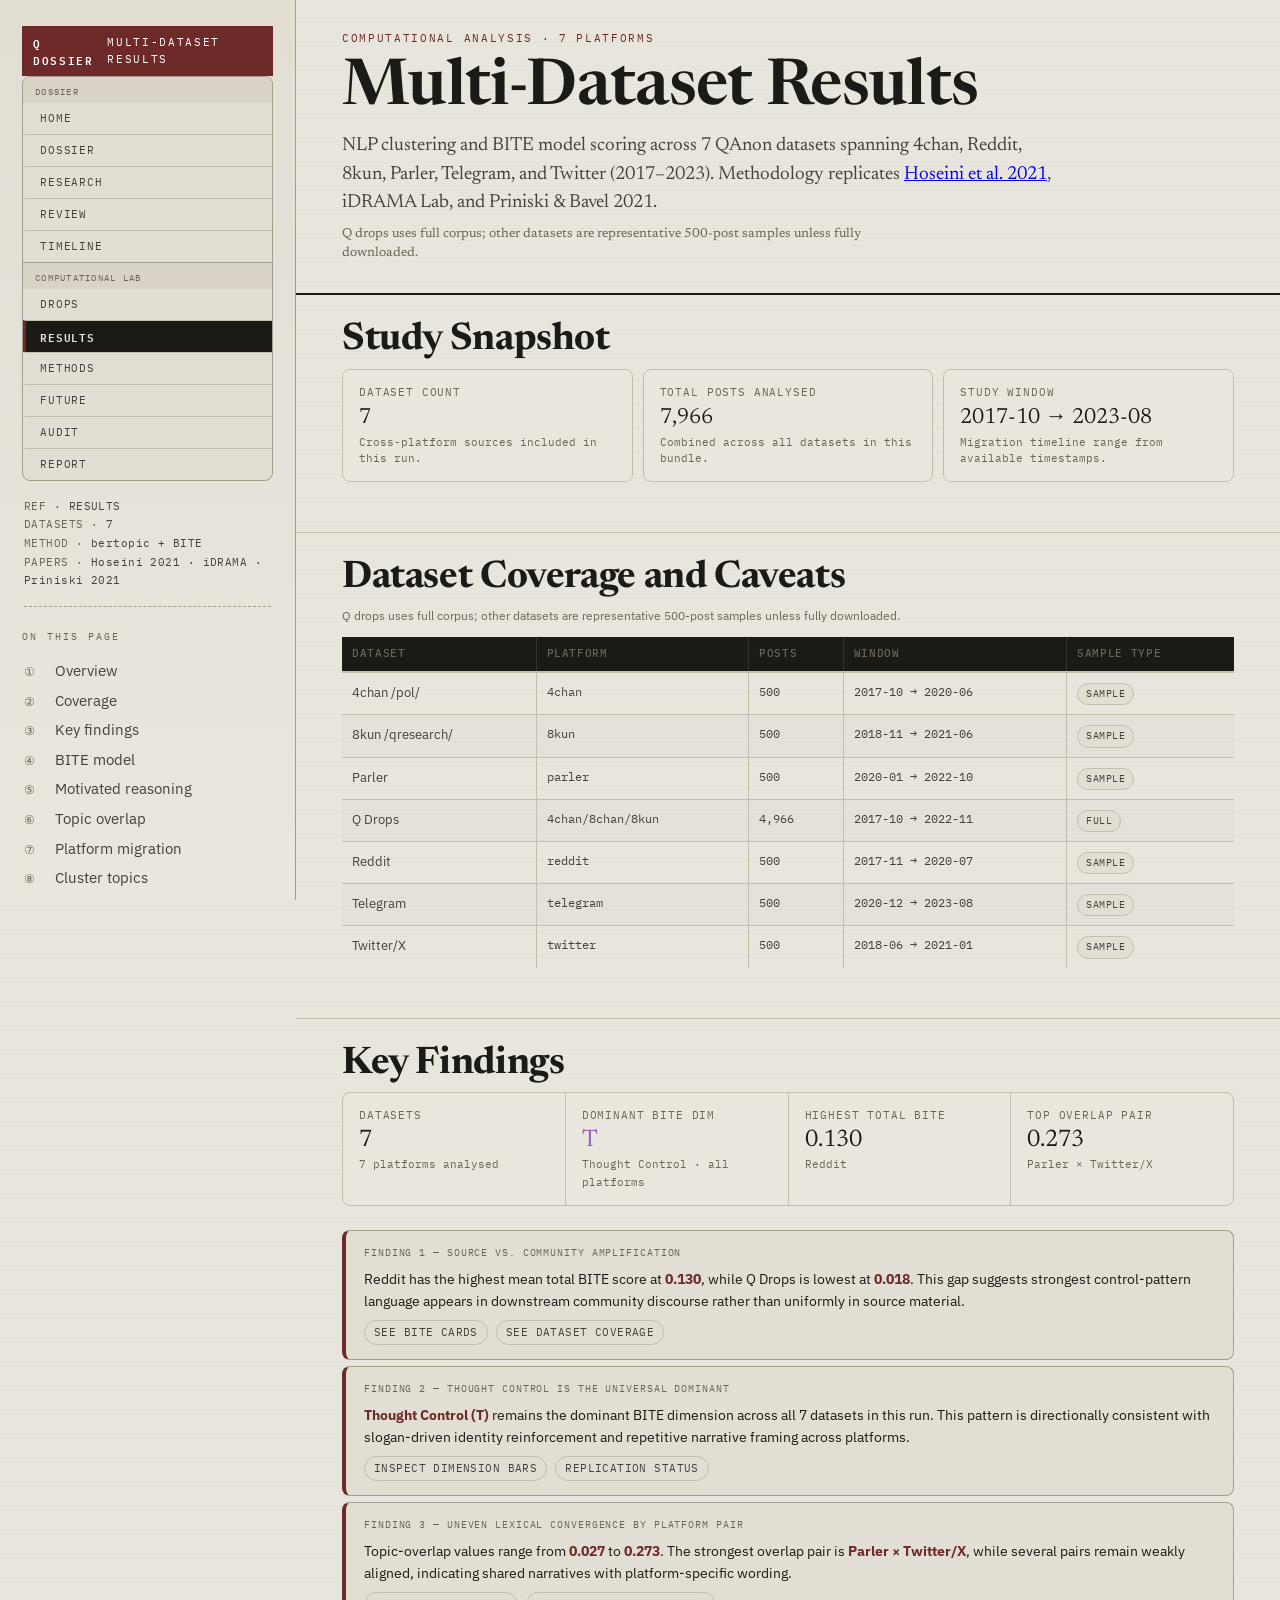
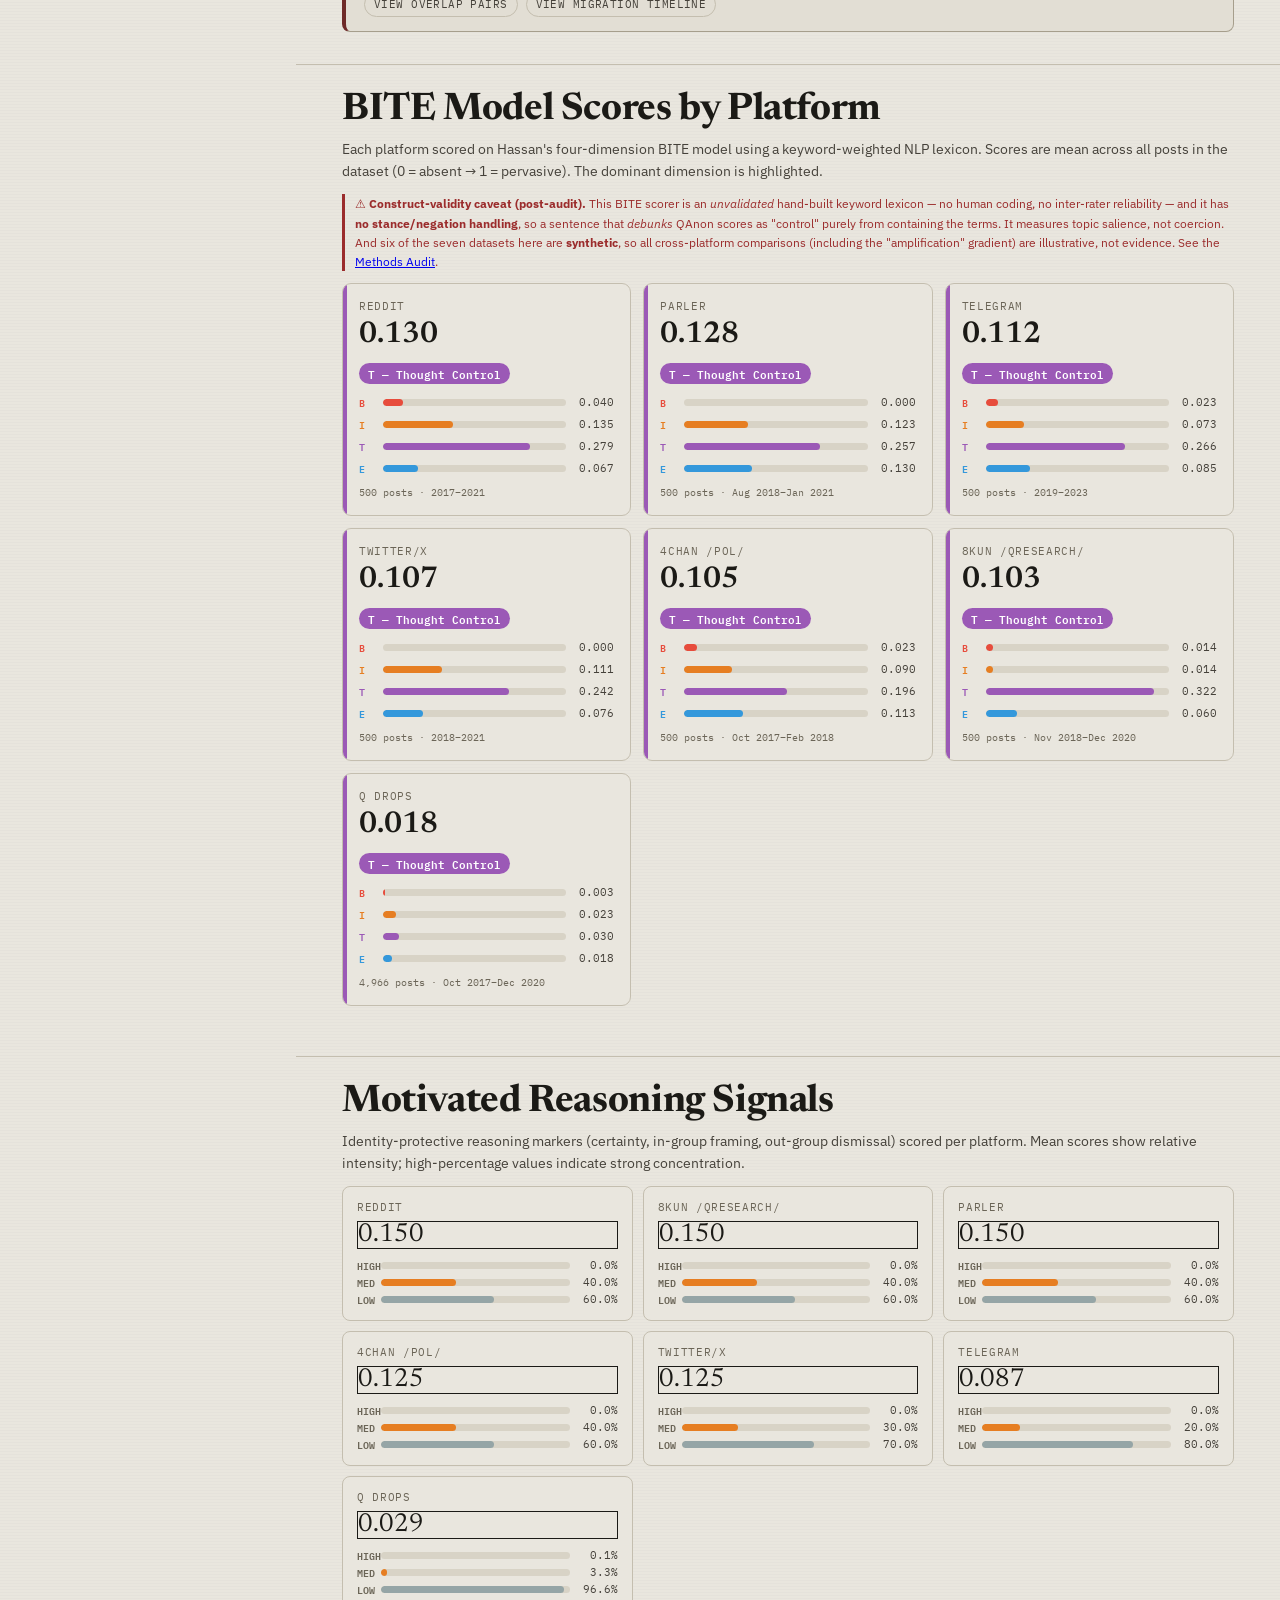
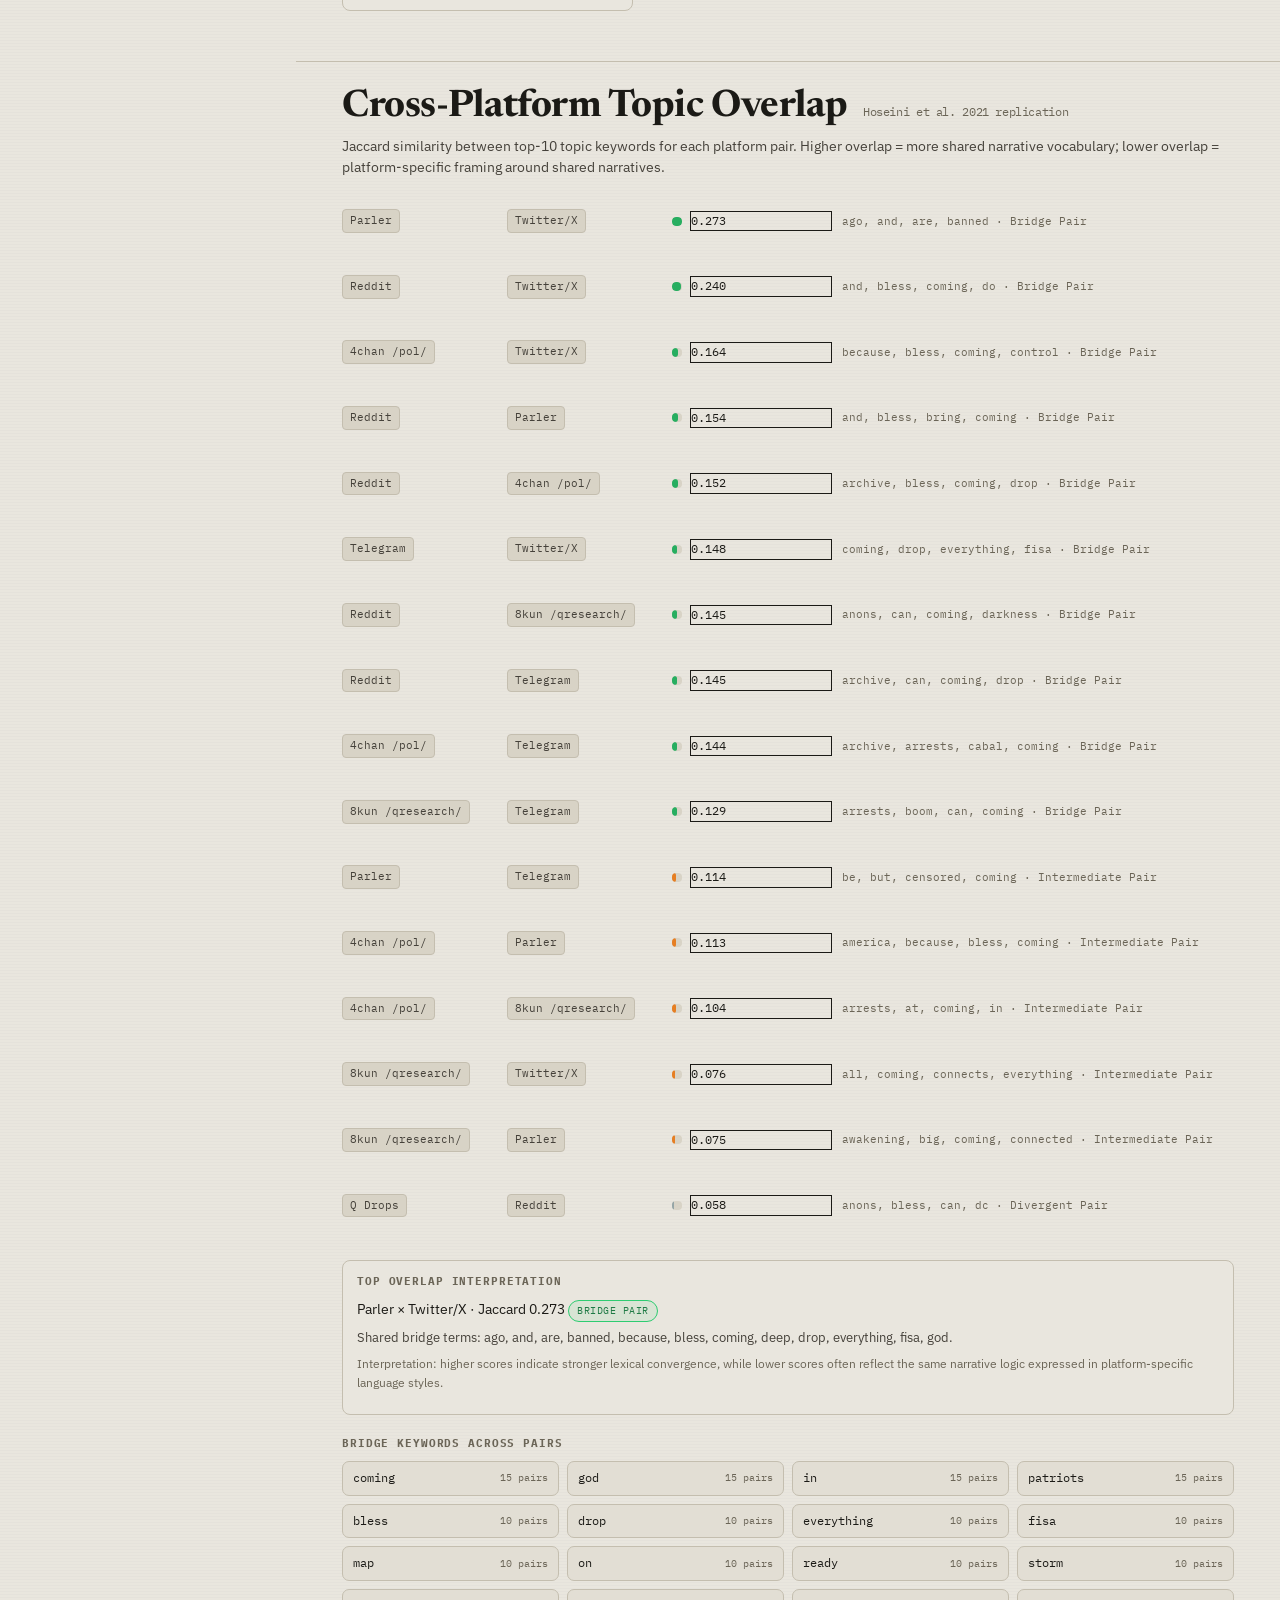
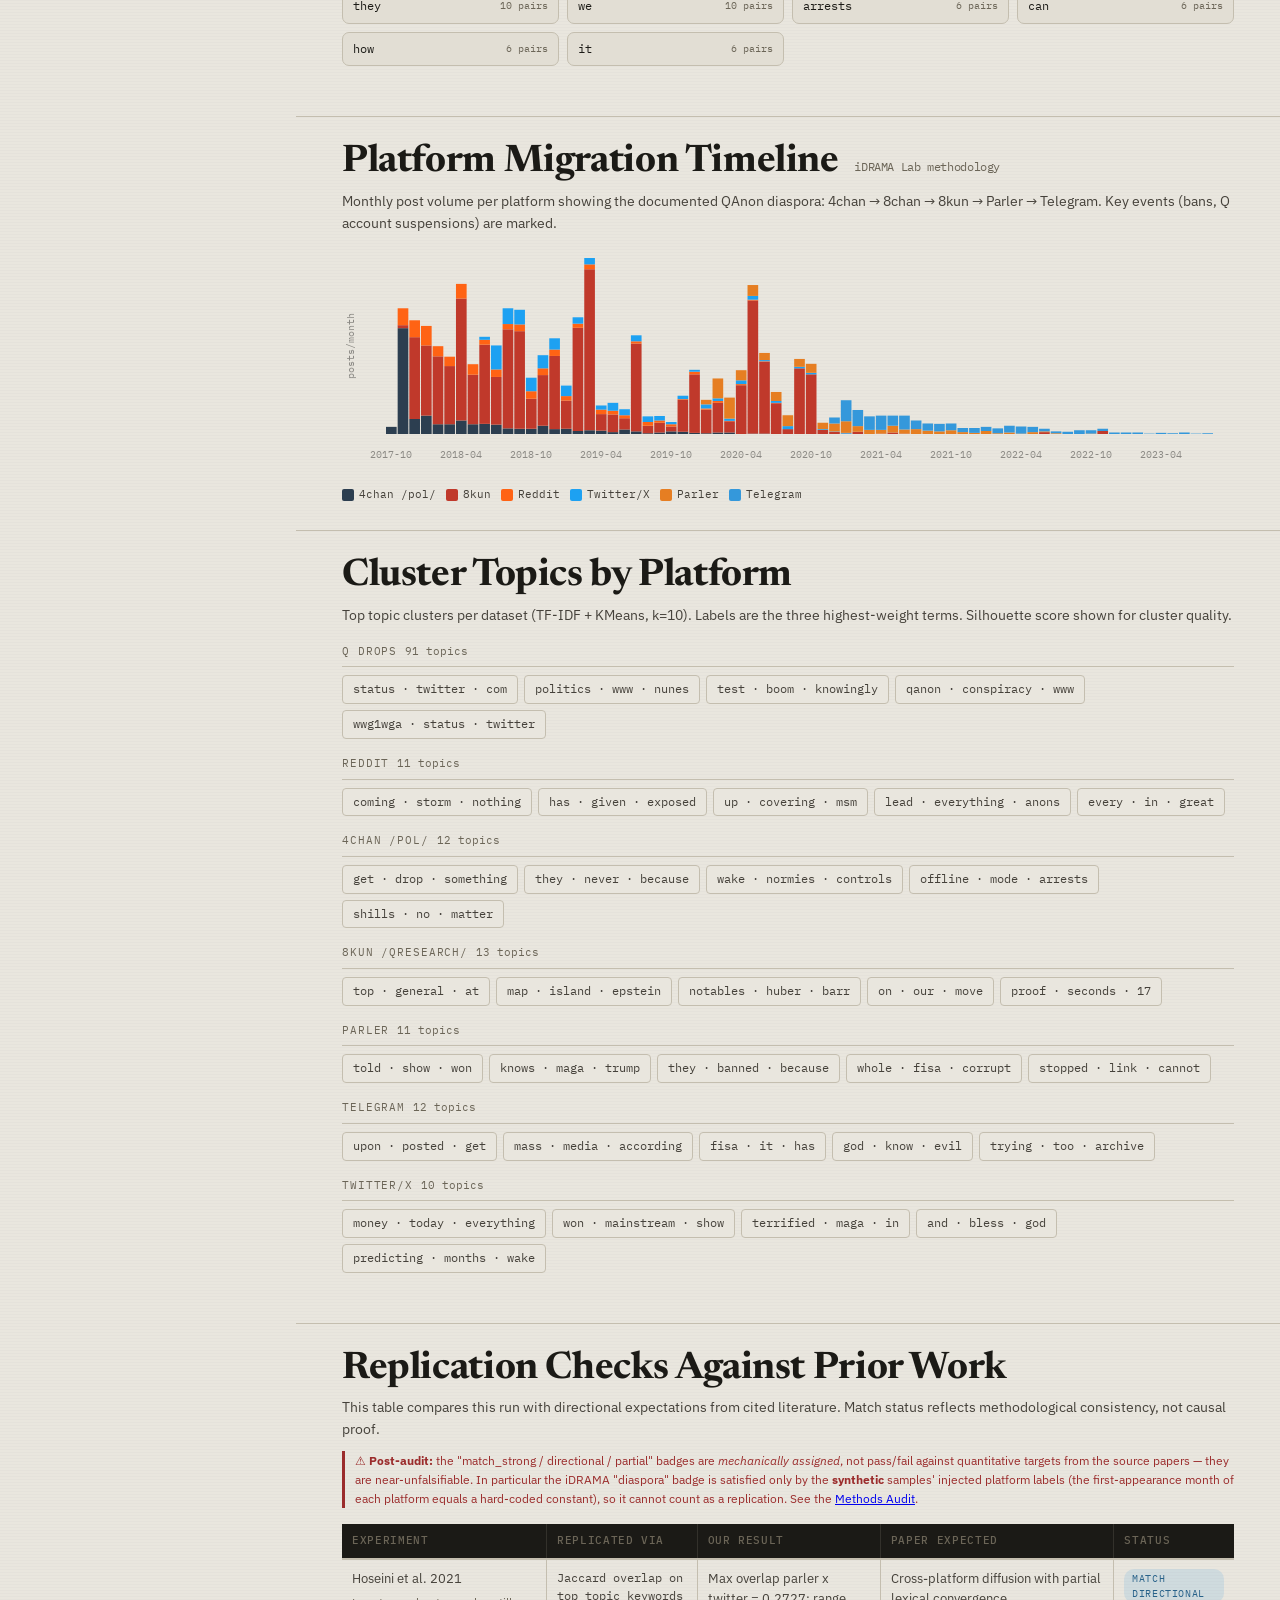
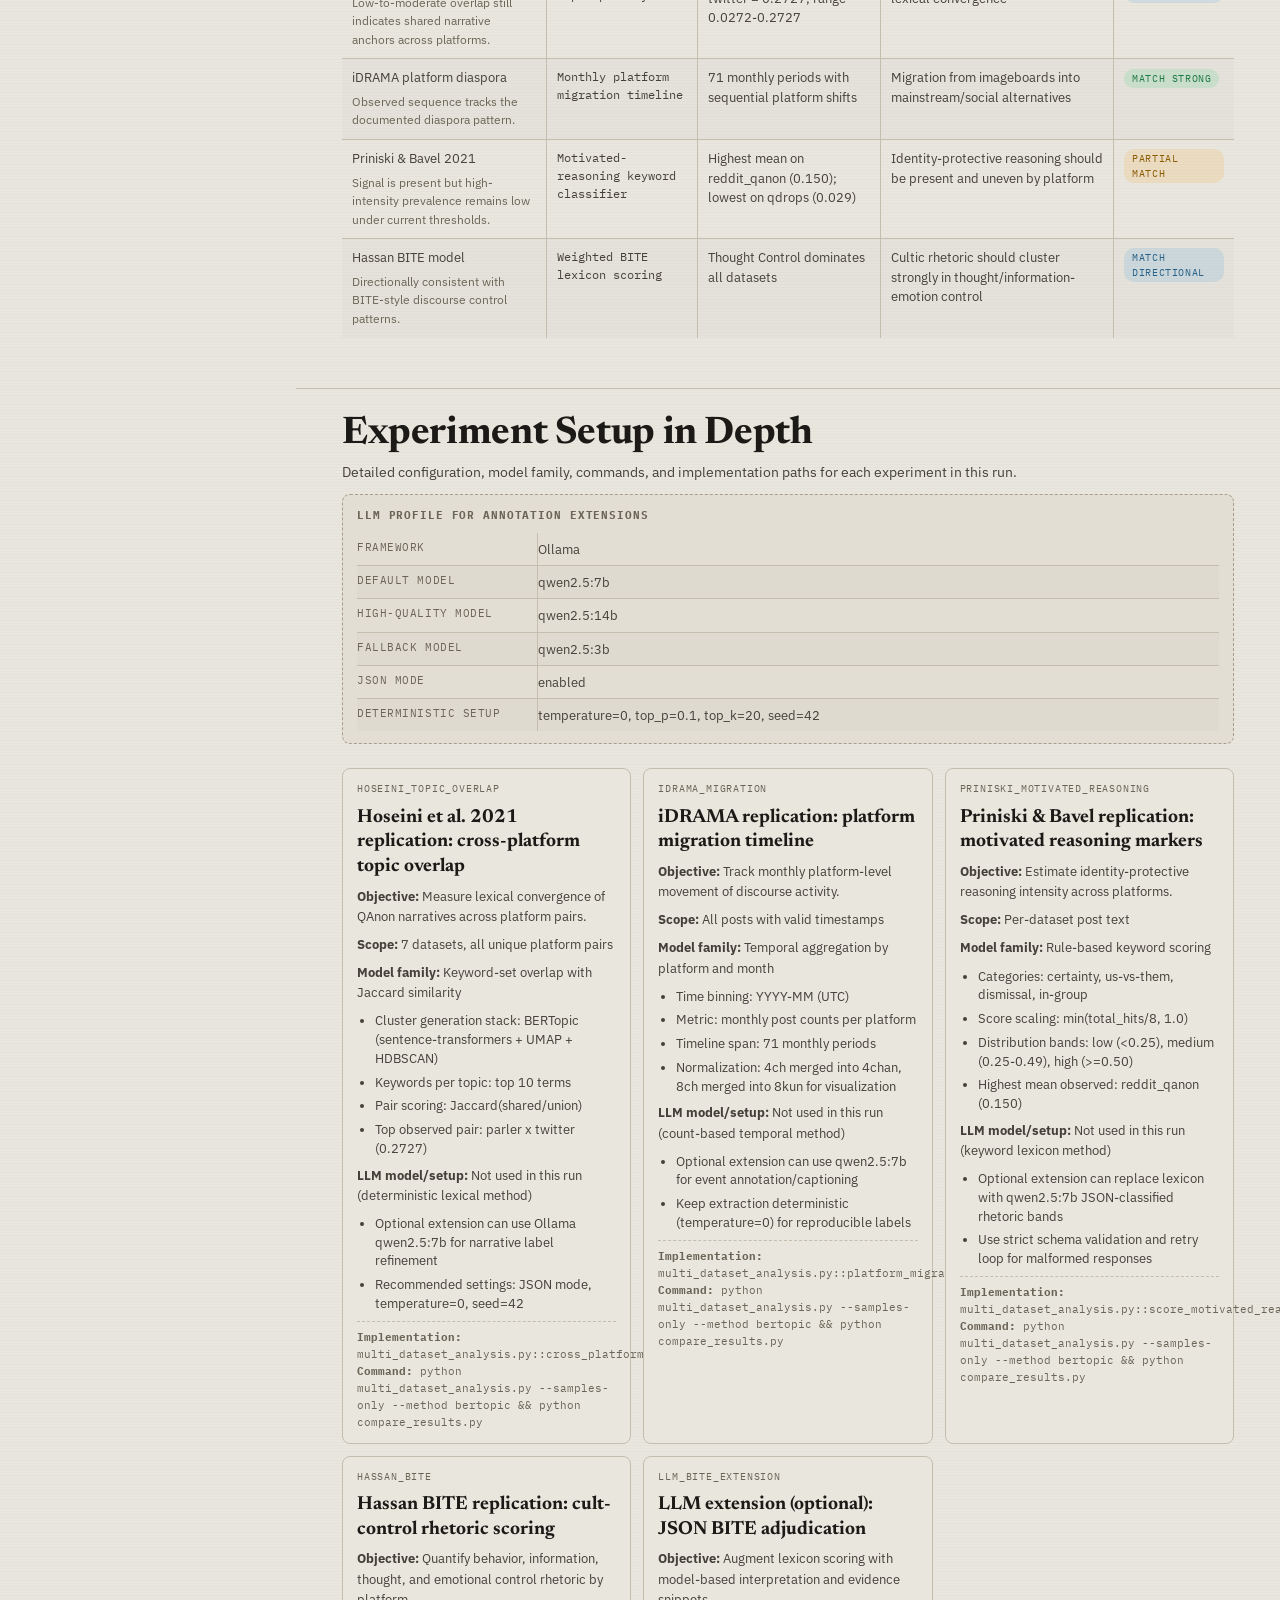
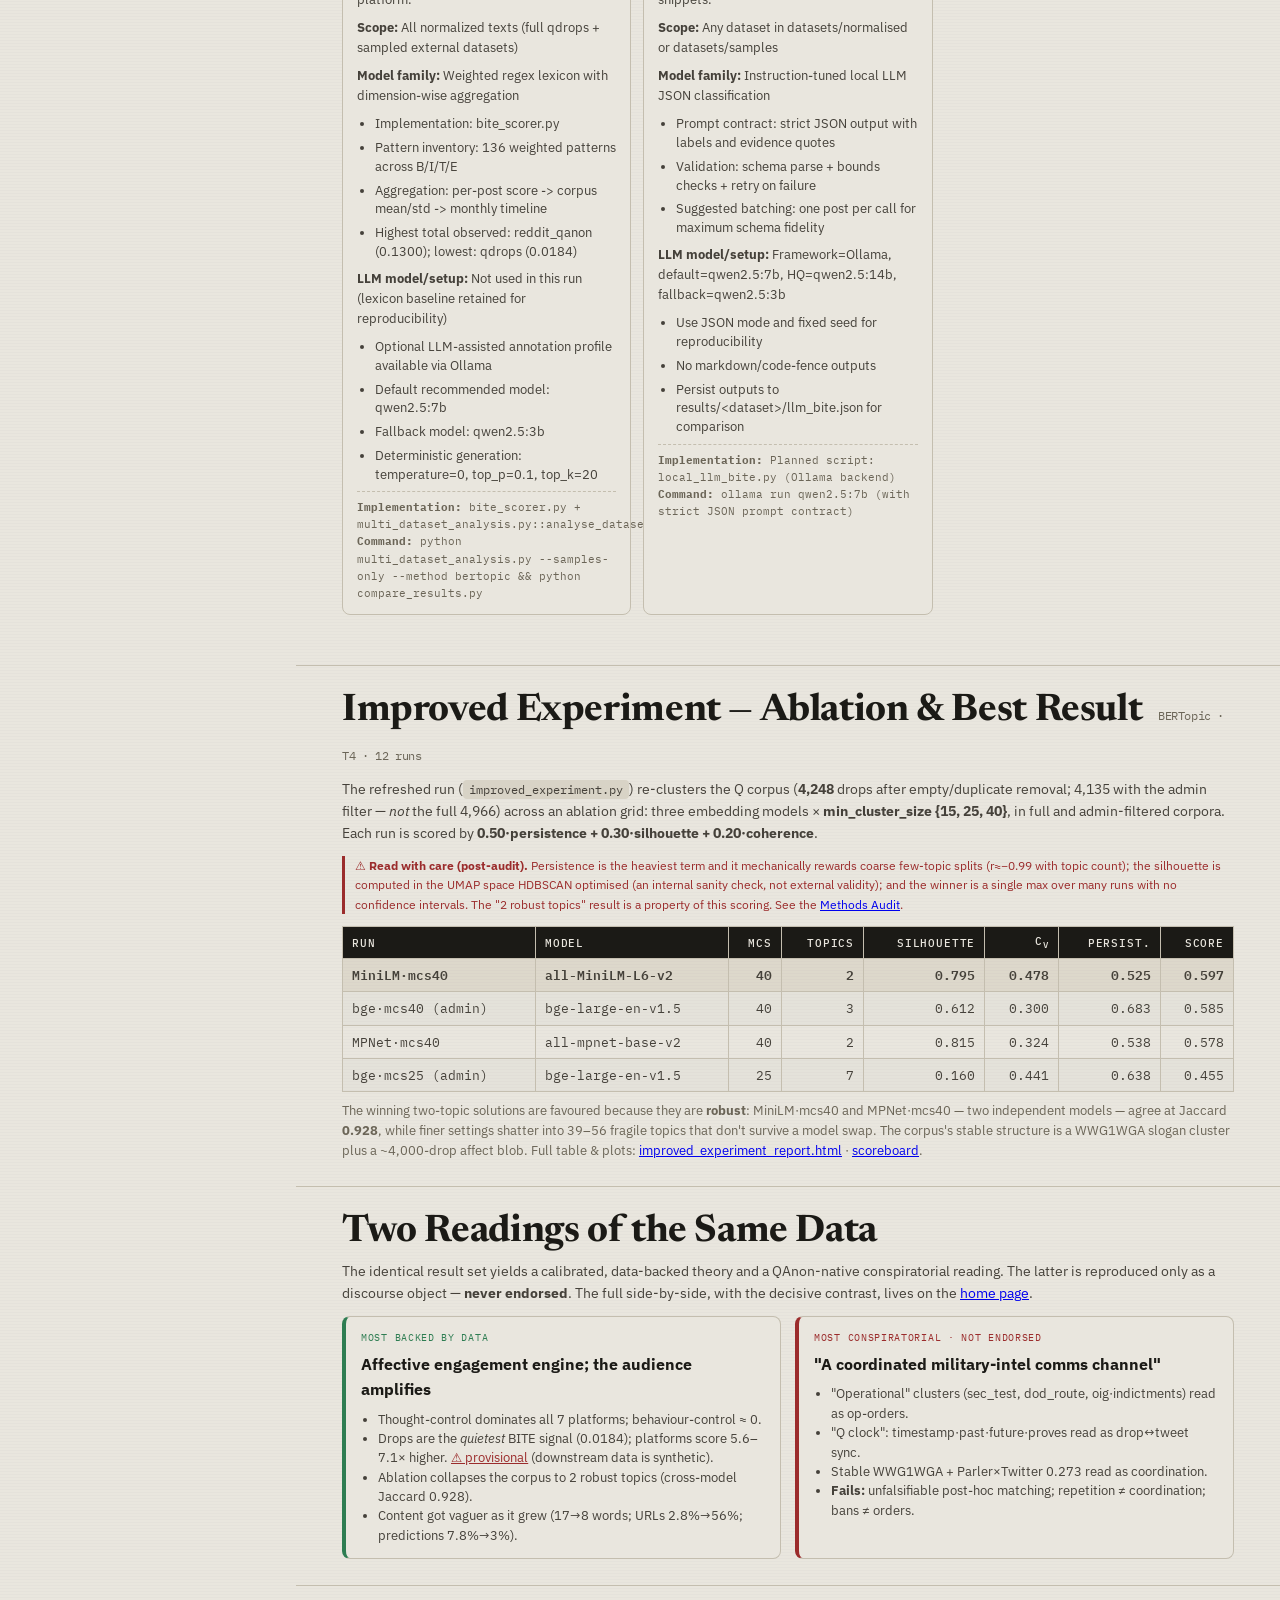
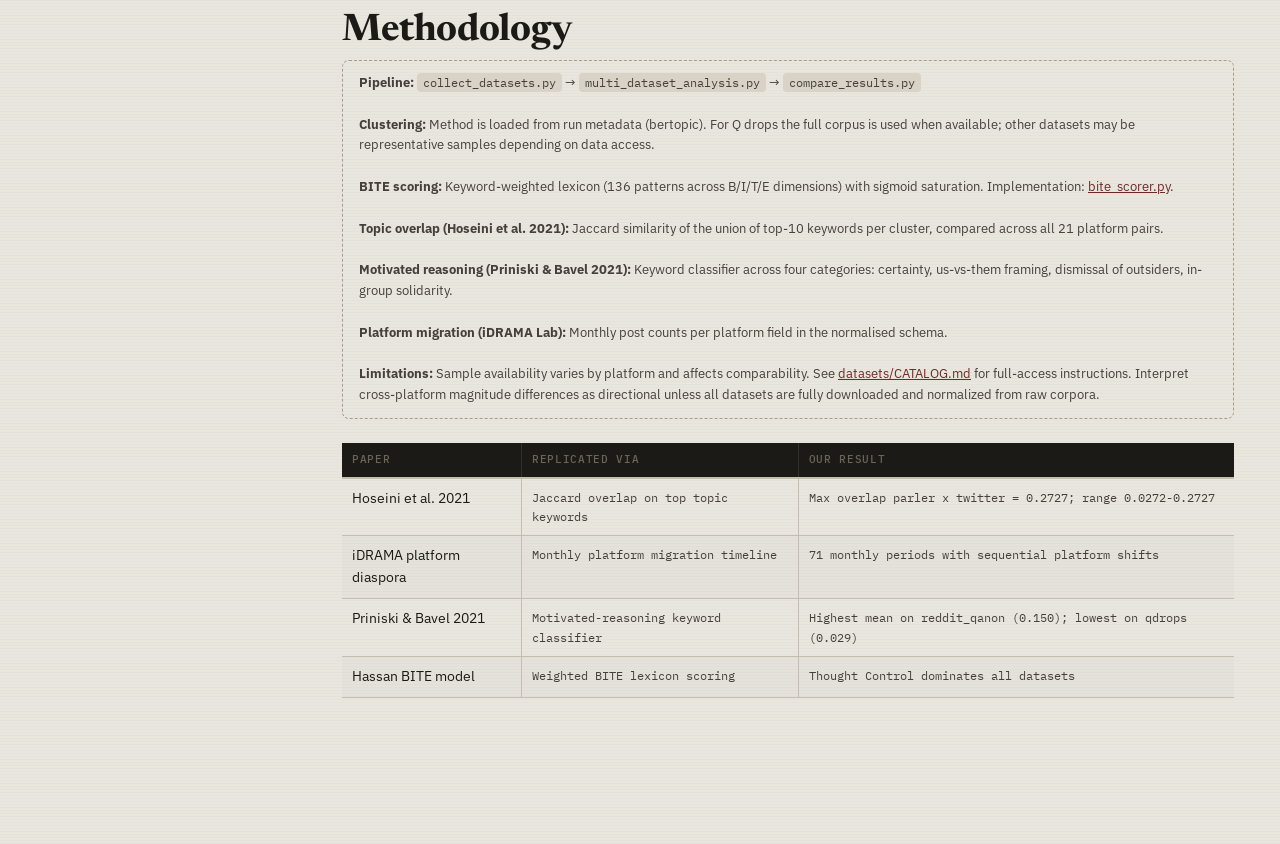
<file: results.html>
<!DOCTYPE html>
<html lang="en">
<head>
<meta charset="UTF-8">
<meta name="viewport" content="width=device-width, initial-scale=1.0">
<title>Multi-Dataset Results · QAnon Research</title>
<meta name="description" content="Cross-platform NLP analysis of QAnon across 7 datasets (Q drops, Reddit, 4chan, 8kun, Parler, Telegram, Twitter). BITE model scoring, topic clustering, platform migration, and paper replication.">
<link rel="preconnect" href="https://fonts.googleapis.com">
<link rel="preconnect" href="https://fonts.gstatic.com" crossorigin>
<link href="https://fonts.googleapis.com/css2?family=Newsreader:ital,opsz,wght@0,6..72,400;0,6..72,500;0,6..72,600;1,6..72,400;1,6..72,500&family=IBM+Plex+Mono:ital,wght@0,400;0,500;0,600;1,400&family=IBM+Plex+Sans:wght@400;500;600&display=swap" rel="stylesheet">
<link rel="stylesheet" href="assets/style.css">
<style>
  .shell{align-items:start}
  .rail-inner{overflow-x:hidden}

  .content{padding:0 0 120px}
  .page-header{padding:30px 46px 24px;border-bottom:2px solid var(--ink)}
  .page-header .scope-tag{font-family:var(--mono);font-size:10.5px;letter-spacing:.16em;text-transform:uppercase;color:var(--accent);margin:0 0 10px}
  .page-header h1{font-family:var(--serif);font-weight:600;font-size:clamp(36px,6.5vw,64px);line-height:1.02;letter-spacing:-.01em;margin:0 0 10px;color:var(--ink)}
  .page-header .lede{font-family:var(--serif);font-size:19px;line-height:1.5;color:var(--ink-2);max-width:72ch;margin:0 0 6px}

  #results-body section{padding:26px 46px;border-top:1px solid var(--rule);scroll-margin-top:10px}
  #results-body section:first-child{border-top:none}
  #results-body h2{font-family:var(--serif);font-size:clamp(27px,4vw,38px);line-height:1.05;letter-spacing:-.01em;margin:0 0 8px;color:var(--ink)}

  /* ── Page-specific components ── */
  .r-stat-grid{display:grid;grid-template-columns:repeat(4,1fr);gap:1px;background:var(--rule);border:1px solid var(--rule);border-radius:8px;overflow:hidden;margin:0 0 24px}
  .r-stat-grid>div{background:var(--paper);padding:14px 16px}
  .r-stat-grid .k{font-family:var(--mono);font-size:10.5px;letter-spacing:.08em;text-transform:uppercase;color:var(--ink-3)}
  .r-stat-grid .v{font-family:var(--serif);font-size:24px;color:var(--ink);margin-top:3px;line-height:1.1}
  .r-stat-grid .sub{font-family:var(--mono);font-size:11px;color:var(--ink-3);margin-top:2px}

  .summary-grid{display:grid;grid-template-columns:repeat(3,minmax(0,1fr));gap:10px;margin:0 0 24px}
  .summary-card{border:1px solid var(--rule);border-radius:8px;background:var(--paper);padding:14px 16px}
  .summary-card .k{font-family:var(--mono);font-size:10.5px;letter-spacing:.08em;text-transform:uppercase;color:var(--ink-3)}
  .summary-card .v{font-family:var(--serif);font-size:22px;color:var(--ink);line-height:1.2;margin-top:4px}
  .summary-card .sub{font-family:var(--mono);font-size:11px;color:var(--ink-3);margin-top:4px;line-height:1.45}

  .coverage-table{width:100%;border-collapse:collapse;font-size:13px;margin:2px 0 24px}
  .coverage-table thead th{border-bottom:2px solid var(--rule);text-align:left;padding:8px 10px;font-family:var(--mono);font-size:11px;letter-spacing:.06em;text-transform:uppercase;color:var(--ink-3)}
  .coverage-table tbody td{border-bottom:1px solid var(--rule);padding:9px 10px;color:var(--ink-2)}
  .coverage-table tbody tr:last-child td{border-bottom:0}

  .small-note{font-size:12px;color:var(--ink-3);margin:6px 0 10px;line-height:1.55}

  /* BITE dimension colours */
  .dim-B{--dc:#e74c3c;--dc-bg:rgba(231,76,60,.08)}
  .dim-I{--dc:#e67e22;--dc-bg:rgba(230,126,34,.08)}
  .dim-T{--dc:#9b59b6;--dc-bg:rgba(155,89,182,.08)}
  .dim-E{--dc:#3498db;--dc-bg:rgba(52,152,219,.08)}

  /* BITE overview cards */
  .bite-grid{display:grid;grid-template-columns:repeat(auto-fill,minmax(270px,1fr));gap:12px;margin:6px 0 24px}
  .bite-card{border:1px solid var(--rule);border-radius:9px;background:var(--paper);padding:14px 16px;position:relative;overflow:hidden}
  .bite-card .ds{font-family:var(--mono);font-size:11px;letter-spacing:.06em;text-transform:uppercase;color:var(--ink-3)}
  .bite-card .total{font-family:var(--serif);font-size:30px;font-weight:600;color:var(--ink);line-height:1;margin:4px 0 10px}
  .bite-card .dom-chip{display:inline-block;font-family:var(--mono);font-size:10.5px;font-weight:600;padding:2px 9px;border-radius:20px;color:#fff;margin-bottom:10px}
  .bite-bars{display:flex;flex-direction:column;gap:5px}
  .bite-bar-row{display:grid;grid-template-columns:18px 1fr 42px;gap:6px;align-items:center}
  .bite-bar-row .lbl{font-family:var(--mono);font-size:10px;font-weight:600;color:var(--ink-3)}
  .bite-track{height:7px;background:var(--paper-3);border-radius:4px;overflow:hidden}
  .bite-fill{height:100%;border-radius:4px;transition:width .4s ease}
  .bite-bar-row .val{font-family:var(--mono);font-size:10.5px;color:var(--ink-2);text-align:right}
  .bite-card .stripe{position:absolute;left:0;top:0;bottom:0;width:4px}

  /* Key finding callout */
  .finding{border:1px solid var(--rule-2);border-left:4px solid var(--accent);background:var(--paper-2);border-radius:8px;padding:14px 18px;margin:0 0 6px}
  .finding .label{font-family:var(--mono);font-size:10px;letter-spacing:.09em;text-transform:uppercase;color:var(--ink-3);margin-bottom:6px}
  .finding p{margin:0;color:var(--ink);font-size:14px;line-height:1.6}
  .finding strong{color:var(--accent)}

  .evidence-links{display:flex;gap:8px;flex-wrap:wrap;margin-top:8px}
  .evidence-links a{font-family:var(--mono);font-size:10.5px;letter-spacing:.04em;text-transform:uppercase;border:1px solid var(--rule);border-radius:20px;padding:3px 9px;color:var(--ink-2);text-decoration:none}
  .evidence-links a:hover{background:var(--paper-2);color:var(--ink)}

  /* Overlap matrix */
  .overlap-list{display:flex;flex-direction:column;gap:5px;margin:6px 0 24px}
  .overlap-row{display:grid;grid-template-columns:155px 155px 160px 1fr;gap:10px;align-items:center;font-size:13px}
  .overlap-row .platforms{display:flex;gap:4px;font-family:var(--mono);font-size:11px}
  .overlap-row .platforms span{background:var(--paper-3);border:1px solid var(--rule);border-radius:4px;padding:2px 7px;color:var(--ink-2)}
  .overlap-track{height:9px;background:var(--paper-3);border-radius:4px;overflow:hidden;flex:1}
  .overlap-fill{height:100%;border-radius:4px}
  .overlap-row .score{font-family:var(--mono);font-size:11.5px;color:var(--ink);min-width:42px;text-align:right}
  .overlap-row .shared{font-family:var(--mono);font-size:10.5px;color:var(--ink-3);white-space:nowrap;overflow:hidden;text-overflow:ellipsis}

  .badge{display:inline-block;font-family:var(--mono);font-size:10px;letter-spacing:.05em;text-transform:uppercase;border-radius:12px;padding:2px 8px;border:1px solid var(--rule);color:var(--ink-2);background:var(--paper-2)}
  .badge.bridge{border-color:#2ecc71;color:#1f7a45;background:rgba(46,204,113,.09)}
  .badge.intermediate{border-color:#f39c12;color:#8a5a00;background:rgba(243,156,18,.1)}
  .badge.divergent{border-color:#95a5a6;color:#5b6c70;background:rgba(149,165,166,.12)}

  .pair-detail{border:1px solid var(--rule);border-radius:8px;background:var(--paper);padding:12px 14px;margin:8px 0 20px;font-size:13px;color:var(--ink-2);line-height:1.6}
  .pair-detail h3{font-family:var(--mono);font-size:11px;letter-spacing:.08em;text-transform:uppercase;color:var(--ink-3);margin:0 0 8px}
  .pair-detail .lead{font-size:14px;color:var(--ink);margin:0 0 6px}

  .reasoning-grid{display:grid;grid-template-columns:repeat(auto-fill,minmax(240px,1fr));gap:10px;margin:6px 0 24px}
  .reasoning-card{border:1px solid var(--rule);border-radius:8px;background:var(--paper);padding:12px 14px}
  .reasoning-card .ds{font-family:var(--mono);font-size:11px;letter-spacing:.06em;text-transform:uppercase;color:var(--ink-3)}
  .reasoning-card .score{font-family:var(--serif);font-size:26px;line-height:1;margin:4px 0 8px;color:var(--ink)}

  .bridge-grid{display:grid;grid-template-columns:repeat(auto-fill,minmax(185px,1fr));gap:8px;margin:0 0 24px}
  .bridge-pill{border:1px solid var(--rule);border-radius:7px;background:var(--paper-2);padding:7px 10px;display:flex;justify-content:space-between;gap:8px;align-items:center}
  .bridge-pill .kw{font-family:var(--mono);font-size:11.5px;color:var(--ink)}
  .bridge-pill .ct{font-family:var(--mono);font-size:10px;color:var(--ink-3)}

  .rep-table{width:100%;border-collapse:collapse;font-size:13px;margin:4px 0 24px}
  .rep-table thead th{border-bottom:2px solid var(--rule);text-align:left;padding:8px 10px;font-family:var(--mono);font-size:11px;letter-spacing:.06em;text-transform:uppercase;color:var(--ink-3)}
  .rep-table tbody td{border-bottom:1px solid var(--rule);padding:9px 10px;vertical-align:top;color:var(--ink-2);line-height:1.5}
  .rep-table tbody tr:last-child td{border-bottom:0}
  .status{display:inline-block;font-family:var(--mono);font-size:10px;letter-spacing:.06em;text-transform:uppercase;padding:2px 8px;border-radius:10px}
  .status.match_strong{background:rgba(46,204,113,.14);color:#1f7a45}
  .status.match_directional{background:rgba(52,152,219,.14);color:#276189}
  .status.partial_match{background:rgba(243,156,18,.14);color:#8a5a00}
  .status.insufficient_data{background:rgba(149,165,166,.2);color:#5b6c70}

  .exp-grid{display:grid;grid-template-columns:repeat(auto-fill,minmax(280px,1fr));gap:12px;margin:8px 0 24px}
  .exp-card{border:1px solid var(--rule);border-radius:8px;background:var(--paper);padding:12px 14px}
  .exp-card h3{margin:0 0 7px;font-family:var(--serif);font-size:19px;line-height:1.3;color:var(--ink)}
  .exp-card .id{font-family:var(--mono);font-size:10px;letter-spacing:.08em;text-transform:uppercase;color:var(--ink-3);margin-bottom:8px}
  .exp-card p{margin:0 0 8px;font-size:13px;line-height:1.55;color:var(--ink-2)}
  .exp-list{margin:6px 0 8px;padding-left:18px}
  .exp-list li{font-size:12.5px;line-height:1.5;color:var(--ink-2);margin:0 0 5px}
  .exp-foot{font-family:var(--mono);font-size:11px;color:var(--ink-3);line-height:1.55;border-top:1px dashed var(--rule);padding-top:7px;margin-top:7px}

  .llm-box{border:1px dashed var(--rule-2);border-radius:8px;background:var(--paper-2);padding:12px 14px;margin:0 0 24px}
  .llm-box h3{margin:0 0 8px;font-family:var(--mono);font-size:11px;letter-spacing:.08em;text-transform:uppercase;color:var(--ink-3)}
  .llm-table{width:100%;border-collapse:collapse;font-size:12.5px}
  .llm-table td{border-bottom:1px solid var(--rule);padding:6px 0;color:var(--ink-2);vertical-align:top}
  .llm-table tr:last-child td{border-bottom:0}
  .llm-table td:first-child{width:180px;font-family:var(--mono);font-size:11px;letter-spacing:.05em;text-transform:uppercase;color:var(--ink-3)}

  /* Migration chart */
  .mig-wrap{overflow-x:auto;margin:8px 0 24px}
  #mig-canvas{display:block;width:100%;min-width:560px;height:220px}

  /* Topics per dataset */
  .topics-section{margin:0 0 24px}
  .topics-ds-header{font-family:var(--mono);font-size:11px;letter-spacing:.08em;text-transform:uppercase;color:var(--ink-3);border-bottom:1px solid var(--rule);padding-bottom:6px;margin:16px 0 8px}
  .topics-grid{display:flex;flex-wrap:wrap;gap:6px}
  .topic-pill{font-family:var(--mono);font-size:11.5px;border:1px solid var(--rule);border-radius:4px;padding:4px 10px;background:var(--paper);color:var(--ink-2);cursor:default}
  .topic-pill:hover{background:var(--paper-2);color:var(--ink)}

  /* Methodology note */
  .method-note{border:1px dashed var(--rule-2);border-radius:7px;padding:12px 16px;margin:6px 0 24px;font-size:13px;color:var(--ink-2);line-height:1.6}
  .method-note a{color:var(--accent)}

  /* Loading / error states */
  #loading{text-align:center;padding:60px 20px;font-family:var(--mono);font-size:13px;color:var(--ink-3)}
  #error-msg{display:none;background:var(--all-bg);border:1px solid var(--all);border-radius:7px;padding:14px 18px;font-size:13.5px;color:var(--ink);margin:12px 0}

  @media(max-width:680px){
    .r-stat-grid{grid-template-columns:repeat(2,1fr)}
    .summary-grid{grid-template-columns:1fr}
    .overlap-row{grid-template-columns:1fr 1fr;gap:6px}
    .overlap-row .score,.overlap-row .shared{display:none}
    #results-body section,.page-header{padding-left:22px;padding-right:22px}
  }
</style>
</head>
<body>

<button class="railtoggle" id="railtoggle" aria-label="Open contents">☰ Contents</button>
<div class="scrim" id="scrim"></div>

<div class="shell">
  <!-- ═══════════════════ RAIL ═══════════════════ -->
  <aside class="rail">
    <div class="rail-inner" id="rail">
      <div class="seal"><b>Q Dossier</b><span>Multi-dataset results</span></div>
      <nav class="xnav">
        <span class="xgroup">Dossier</span>
        <a href="index.html">Home</a>
        <a href="dossier.html">Dossier</a>
        <a href="research.html">Research</a>
        <a href="review.html">Review</a>
        <a href="timeline.html">Timeline</a>
        <span class="xgroup">Computational lab</span>
        <a href="drops.html">Drops</a>
        <a href="results.html" class="here">Results</a>
        <a href="methods.html">Methods</a>
        <a href="future.html">Future</a>
        <a href="audit.html">Audit</a>
        <a href="report.html">Report</a>
      </nav>
      <div class="reffile">
        REF · <span>RESULTS</span><br>
        DATASETS · <span id="rail-ds-count">7</span><br>
        METHOD · <span id="rail-method">Loading…</span><br>
        PAPERS · <span>Hoseini 2021 · iDRAMA · Priniski 2021</span>
      </div>

      <p class="railhead">On this page</p>
      <nav class="toc" id="toc">
        <a href="#overview"><span class="n">①</span><span>Overview</span></a>
        <a href="#coverage"><span class="n">②</span><span>Coverage</span></a>
        <a href="#findings"><span class="n">③</span><span>Key findings</span></a>
        <a href="#bite"><span class="n">④</span><span>BITE model</span></a>
        <a href="#reasoning"><span class="n">⑤</span><span>Motivated reasoning</span></a>
        <a href="#overlap"><span class="n">⑥</span><span>Topic overlap</span></a>
        <a href="#migration"><span class="n">⑦</span><span>Platform migration</span></a>
        <a href="#topics"><span class="n">⑧</span><span>Cluster topics</span></a>
        <a href="#replication"><span class="n">⑨</span><span>Replication checks</span></a>
        <a href="#experiments"><span class="n">⑩</span><span>Experiment setup</span></a>
        <a href="#ablation"><span class="n">⑪</span><span>Ablation &amp; best result</span></a>
        <a href="#two-readings"><span class="n">⑫</span><span>Two readings</span></a>
        <a href="#methodology"><span class="n">⑬</span><span>Methodology</span></a>
      </nav>

      <div class="legend">
        <p class="railhead">BITE dimensions</p>
        <div class="row"><span class="chip" style="background:#e74c3c;color:#fff">B</span><span class="def">Behavior Control — compliance, surveillance</span></div>
        <div class="row"><span class="chip" style="background:#e67e22;color:#fff">I</span><span class="def">Information Control — media framing, gatekeeping</span></div>
        <div class="row"><span class="chip" style="background:#9b59b6;color:#fff">T</span><span class="def">Thought Control — loaded language, slogans</span></div>
        <div class="row"><span class="chip" style="background:#3498db;color:#fff">E</span><span class="def">Emotional Control — fear, love-bombing, shame</span></div>
      </div>
    </div>
  </aside>

  <!-- ═══════════════════ CONTENT ═══════════════════ -->
  <main class="content" id="content">

    <header class="page-header">
      <div class="scope-tag">Computational analysis · 7 platforms</div>
      <h1>Multi-Dataset Results</h1>
      <p class="lede">NLP clustering and BITE model scoring across 7 QAnon datasets spanning 4chan, Reddit, 8kun, Parler, Telegram, and Twitter (2017–2023). Methodology replicates <a href="research.html">Hoseini et al. 2021</a>, iDRAMA Lab, and Priniski &amp; Bavel 2021.</p>
      <p class="lede" style="font-size:13px;color:var(--ink-3)" id="top-caveat">Note: sample policy details load with the results payload.</p>
    </header>

    <!-- Loading indicator -->
    <div id="loading">Loading results data…</div>
    <div id="error-msg"></div>

    <!-- All sections hidden until data loads -->
    <div id="results-body" style="display:none">

      <!-- ── ① Overview ─────────────────────────────── -->
      <section id="overview" data-section="overview">
        <h2>Study Snapshot</h2>
        <div id="overview-grid" class="summary-grid"></div>
      </section>

      <!-- ── ② Coverage ─────────────────────────────── -->
      <section id="coverage" data-section="coverage">
        <h2>Dataset Coverage and Caveats</h2>
        <p class="small-note" id="coverage-note"></p>
        <div style="overflow:auto">
          <table class="coverage-table" id="coverage-table">
            <thead>
              <tr>
                <th>Dataset</th>
                <th>Platform</th>
                <th>Posts</th>
                <th>Window</th>
                <th>Sample type</th>
              </tr>
            </thead>
            <tbody></tbody>
          </table>
        </div>
      </section>

      <!-- ── ③ Key Findings ─────────────────────────── -->
      <section id="findings" data-section="findings">
        <h2>Key Findings</h2>
        <div id="findings-grid" class="r-stat-grid"></div>
        <div id="findings-callouts"></div>
      </section>

      <!-- ── ④ BITE Model ───────────────────────────── -->
      <section id="bite" data-section="bite">
        <h2>BITE Model Scores by Platform</h2>
        <p style="font-size:13.5px;color:var(--ink-2);margin:0 0 12px;line-height:1.6">
          Each platform scored on Hassan's four-dimension BITE model using a keyword-weighted NLP lexicon. Scores are mean across all posts in the dataset (0 = absent → 1 = pervasive). The dominant dimension is highlighted.
        </p>
        <p style="font-size:12px;color:#9b2c2c;margin:0 0 12px;line-height:1.6;border-left:3px solid #9b2c2c;padding-left:10px">⚠ <strong>Construct-validity caveat (post-audit).</strong> This BITE scorer is an <em>unvalidated</em> hand-built keyword lexicon — no human coding, no inter-rater reliability — and it has <strong>no stance/negation handling</strong>, so a sentence that <em>debunks</em> QAnon scores as "control" purely from containing the terms. It measures topic salience, not coercion. And six of the seven datasets here are <strong>synthetic</strong>, so all cross-platform comparisons (including the "amplification" gradient) are illustrative, not evidence. See the <a href="audit.html">Methods Audit</a>.</p>
        <div id="bite-cards" class="bite-grid"></div>
      </section>

      <!-- ── ⑤ Motivated Reasoning ──────────────────── -->
      <section id="reasoning" data-section="reasoning">
        <h2>Motivated Reasoning Signals</h2>
        <p style="font-size:13.5px;color:var(--ink-2);margin:0 0 12px;line-height:1.6">
          Identity-protective reasoning markers (certainty, in-group framing, out-group dismissal) scored per platform. Mean scores show relative intensity; high-percentage values indicate strong concentration.
        </p>
        <div id="reasoning-grid" class="reasoning-grid"></div>
      </section>

      <!-- ── ⑥ Topic Overlap ────────────────────────── -->
      <section id="overlap" data-section="overlap">
        <h2>Cross-Platform Topic Overlap
          <span style="font-family:var(--mono);font-size:12px;font-weight:400;color:var(--ink-3);margin-left:8px">Hoseini et al. 2021 replication</span>
        </h2>
        <p style="font-size:13.5px;color:var(--ink-2);margin:0 0 12px;line-height:1.6">
          Jaccard similarity between top-10 topic keywords for each platform pair. Higher overlap = more shared narrative vocabulary; lower overlap = platform-specific framing around shared narratives.
        </p>
        <div id="overlap-list" class="overlap-list"></div>
        <div id="pair-detail" class="pair-detail"></div>
        <h3 style="font-family:var(--mono);font-size:11px;letter-spacing:.08em;text-transform:uppercase;color:var(--ink-3);margin:10px 0 8px">Bridge keywords across pairs</h3>
        <div id="bridge-grid" class="bridge-grid"></div>
      </section>

      <!-- ── ⑦ Platform Migration ────────────────────── -->
      <section id="migration" data-section="migration">
        <h2>Platform Migration Timeline
          <span style="font-family:var(--mono);font-size:12px;font-weight:400;color:var(--ink-3);margin-left:8px">iDRAMA Lab methodology</span>
        </h2>
        <p style="font-size:13.5px;color:var(--ink-2);margin:0 0 8px;line-height:1.6">
          Monthly post volume per platform showing the documented QAnon diaspora: 4chan → 8chan → 8kun → Parler → Telegram. Key events (bans, Q account suspensions) are marked.
        </p>
        <div class="mig-wrap">
          <canvas id="mig-canvas" aria-label="Platform migration timeline chart"></canvas>
        </div>
        <div id="mig-legend" style="display:flex;flex-wrap:wrap;gap:10px;font-family:var(--mono);font-size:11px;color:var(--ink-2);margin-top:4px"></div>
      </section>

      <!-- ── ⑧ Cluster Topics ────────────────────────── -->
      <section id="topics" data-section="topics">
        <h2>Cluster Topics by Platform</h2>
        <p style="font-size:13.5px;color:var(--ink-2);margin:0 0 6px;line-height:1.6">
          Top topic clusters per dataset (TF-IDF + KMeans, k=10). Labels are the three highest-weight terms. Silhouette score shown for cluster quality.
        </p>
        <div id="topics-body" class="topics-section"></div>
      </section>

      <!-- ── ⑨ Replication Checks ───────────────────── -->
      <section id="replication" data-section="replication">
        <h2>Replication Checks Against Prior Work</h2>
        <p style="font-size:13.5px;color:var(--ink-2);margin:0 0 10px;line-height:1.6">
          This table compares this run with directional expectations from cited literature. Match status reflects methodological consistency, not causal proof.
        </p>
        <p style="font-size:12px;color:#9b2c2c;margin:0 0 12px;line-height:1.6;border-left:3px solid #9b2c2c;padding-left:10px">⚠ <strong>Post-audit:</strong> the "match_strong / directional / partial" badges are <em>mechanically assigned</em>, not pass/fail against quantitative targets from the source papers — they are near-unfalsifiable. In particular the iDRAMA "diaspora" badge is satisfied only by the <strong>synthetic</strong> samples' injected platform labels (the first-appearance month of each platform equals a hard-coded constant), so it cannot count as a replication. See the <a href="audit.html">Methods Audit</a>.</p>
        <div style="overflow:auto">
          <table class="rep-table" id="replication-table">
            <thead>
              <tr>
                <th>Experiment</th>
                <th>Replicated via</th>
                <th>Our result</th>
                <th>Paper expected</th>
                <th>Status</th>
              </tr>
            </thead>
            <tbody></tbody>
          </table>
        </div>
      </section>

      <!-- ── ⑩ Experiment Setup ─────────────────────── -->
      <section id="experiments" data-section="experiments">
        <h2>Experiment Setup in Depth</h2>
        <p style="font-size:13.5px;color:var(--ink-2);margin:0 0 10px;line-height:1.6">
          Detailed configuration, model family, commands, and implementation paths for each experiment in this run.
        </p>
        <div id="llm-box" class="llm-box"></div>
        <div id="exp-grid" class="exp-grid"></div>
      </section>

      <!-- ── ⑪ Ablation & best result ───────────────── -->
      <section id="ablation" data-section="ablation">
        <h2>Improved Experiment — Ablation &amp; Best Result
          <span style="font-family:var(--mono);font-size:12px;font-weight:400;color:var(--ink-3);margin-left:8px">BERTopic · T4 · 12 runs</span>
        </h2>
        <p style="font-size:13.5px;color:var(--ink-2);margin:0 0 12px;line-height:1.6">
          The refreshed run (<code style="font-family:var(--mono);font-size:12px;background:var(--paper-3);padding:2px 6px;border-radius:4px">improved_experiment.py</code>) re-clusters the Q corpus (<strong>4,248</strong> drops after empty/duplicate removal; 4,135 with the admin filter — <em>not</em> the full 4,966) across an ablation grid: three embedding models × <strong>min_cluster_size {15, 25, 40}</strong>, in full and admin-filtered corpora. Each run is scored by <strong>0.50·persistence + 0.30·silhouette + 0.20·coherence</strong>.
        </p>
        <p style="font-size:12px;color:#9b2c2c;margin:0 0 12px;line-height:1.6;border-left:3px solid #9b2c2c;padding-left:10px">⚠ <strong>Read with care (post-audit).</strong> Persistence is the heaviest term and it mechanically rewards coarse few-topic splits (r≈−0.99 with topic count); the silhouette is computed in the UMAP space HDBSCAN optimised (an internal sanity check, not external validity); and the winner is a single max over many runs with no confidence intervals. The "2 robust topics" result is a property of this scoring. See the <a href="audit.html">Methods Audit</a>.</p>
        <div style="overflow:auto">
          <table style="width:100%;border-collapse:collapse;font-family:var(--mono);font-size:12.5px">
            <thead>
              <tr style="background:var(--paper-3)">
                <th style="border:1px solid var(--rule);padding:6px 9px;text-align:left">Run</th>
                <th style="border:1px solid var(--rule);padding:6px 9px;text-align:left">Model</th>
                <th style="border:1px solid var(--rule);padding:6px 9px;text-align:right">mcs</th>
                <th style="border:1px solid var(--rule);padding:6px 9px;text-align:right">Topics</th>
                <th style="border:1px solid var(--rule);padding:6px 9px;text-align:right">Silhouette</th>
                <th style="border:1px solid var(--rule);padding:6px 9px;text-align:right">c<sub>v</sub></th>
                <th style="border:1px solid var(--rule);padding:6px 9px;text-align:right">Persist.</th>
                <th style="border:1px solid var(--rule);padding:6px 9px;text-align:right">Score</th>
              </tr>
            </thead>
            <tbody>
              <tr style="background:rgba(120,90,40,.10);font-weight:600">
                <td style="border:1px solid var(--rule);padding:6px 9px">MiniLM·mcs40</td><td style="border:1px solid var(--rule);padding:6px 9px">all-MiniLM-L6-v2</td><td style="border:1px solid var(--rule);padding:6px 9px;text-align:right">40</td><td style="border:1px solid var(--rule);padding:6px 9px;text-align:right">2</td><td style="border:1px solid var(--rule);padding:6px 9px;text-align:right">0.795</td><td style="border:1px solid var(--rule);padding:6px 9px;text-align:right">0.478</td><td style="border:1px solid var(--rule);padding:6px 9px;text-align:right">0.525</td><td style="border:1px solid var(--rule);padding:6px 9px;text-align:right">0.597</td>
              </tr>
              <tr><td style="border:1px solid var(--rule);padding:6px 9px">bge·mcs40 (admin)</td><td style="border:1px solid var(--rule);padding:6px 9px">bge-large-en-v1.5</td><td style="border:1px solid var(--rule);padding:6px 9px;text-align:right">40</td><td style="border:1px solid var(--rule);padding:6px 9px;text-align:right">3</td><td style="border:1px solid var(--rule);padding:6px 9px;text-align:right">0.612</td><td style="border:1px solid var(--rule);padding:6px 9px;text-align:right">0.300</td><td style="border:1px solid var(--rule);padding:6px 9px;text-align:right">0.683</td><td style="border:1px solid var(--rule);padding:6px 9px;text-align:right">0.585</td></tr>
              <tr><td style="border:1px solid var(--rule);padding:6px 9px">MPNet·mcs40</td><td style="border:1px solid var(--rule);padding:6px 9px">all-mpnet-base-v2</td><td style="border:1px solid var(--rule);padding:6px 9px;text-align:right">40</td><td style="border:1px solid var(--rule);padding:6px 9px;text-align:right">2</td><td style="border:1px solid var(--rule);padding:6px 9px;text-align:right">0.815</td><td style="border:1px solid var(--rule);padding:6px 9px;text-align:right">0.324</td><td style="border:1px solid var(--rule);padding:6px 9px;text-align:right">0.538</td><td style="border:1px solid var(--rule);padding:6px 9px;text-align:right">0.578</td></tr>
              <tr><td style="border:1px solid var(--rule);padding:6px 9px">bge·mcs25 (admin)</td><td style="border:1px solid var(--rule);padding:6px 9px">bge-large-en-v1.5</td><td style="border:1px solid var(--rule);padding:6px 9px;text-align:right">25</td><td style="border:1px solid var(--rule);padding:6px 9px;text-align:right">7</td><td style="border:1px solid var(--rule);padding:6px 9px;text-align:right">0.160</td><td style="border:1px solid var(--rule);padding:6px 9px;text-align:right">0.441</td><td style="border:1px solid var(--rule);padding:6px 9px;text-align:right">0.638</td><td style="border:1px solid var(--rule);padding:6px 9px;text-align:right">0.455</td></tr>
            </tbody>
          </table>
        </div>
        <p style="font-size:12.5px;color:var(--ink-3);margin:8px 0 0;line-height:1.6">
          The winning two-topic solutions are favoured because they are <strong>robust</strong>: MiniLM·mcs40 and MPNet·mcs40 — two independent models — agree at Jaccard <strong>0.928</strong>, while finer settings shatter into 39–56 fragile topics that don't survive a model swap. The corpus's stable structure is a WWG1WGA slogan cluster plus a ~4,000-drop affect blob. Full table &amp; plots: <a href="results/improved/improved_experiment_report.html">improved_experiment_report.html</a> · <a href="results/improved/plots/ablation_scoreboard.png">scoreboard</a>.
        </p>
      </section>

      <!-- ── ⑫ Two readings ─────────────────────────── -->
      <section id="two-readings" data-section="two-readings">
        <h2>Two Readings of the Same Data</h2>
        <p style="font-size:13.5px;color:var(--ink-2);margin:0 0 12px;line-height:1.6">
          The identical result set yields a calibrated, data-backed theory and a QAnon-native conspiratorial reading. The latter is reproduced only as a discourse object — <strong>never endorsed</strong>. The full side-by-side, with the decisive contrast, lives on the <a href="index.html#readings">home page</a>.
        </p>
        <div style="display:grid;grid-template-columns:1fr 1fr;gap:14px">
          <div style="border:1px solid var(--rule);border-left:4px solid #2e7d52;border-radius:8px;padding:13px 15px;background:var(--paper)">
            <div style="font-family:var(--mono);font-size:10px;letter-spacing:.07em;text-transform:uppercase;color:#2e7d52">Most backed by data</div>
            <h3 style="font-size:15.5px;margin:6px 0 7px;color:var(--ink)">Affective engagement engine; the audience amplifies</h3>
            <ul style="margin:0;padding-left:17px;font-size:12.5px;color:var(--ink-2);line-height:1.55">
              <li>Thought-control dominates all 7 platforms; behaviour-control ≈ 0.</li>
              <li>Drops are the <em>quietest</em> BITE signal (0.0184); platforms score 5.6–7.1× higher. <a href="future.html#data-integrity" style="color:#9b2c2c">⚠ provisional</a> (downstream data is synthetic).</li>
              <li>Ablation collapses the corpus to 2 robust topics (cross-model Jaccard 0.928).</li>
              <li>Content got vaguer as it grew (17→8 words; URLs 2.8%→56%; predictions 7.8%→3%).</li>
            </ul>
          </div>
          <div style="border:1px solid var(--rule);border-left:4px solid #9b2c2c;border-radius:8px;padding:13px 15px;background:var(--paper)">
            <div style="font-family:var(--mono);font-size:10px;letter-spacing:.07em;text-transform:uppercase;color:#9b2c2c">Most conspiratorial · not endorsed</div>
            <h3 style="font-size:15.5px;margin:6px 0 7px;color:var(--ink)">"A coordinated military-intel comms channel"</h3>
            <ul style="margin:0;padding-left:17px;font-size:12.5px;color:var(--ink-2);line-height:1.55">
              <li>"Operational" clusters (sec_test, dod_route, oig·indictments) read as op-orders.</li>
              <li>"Q clock": timestamp·past·future·proves read as drop↔tweet sync.</li>
              <li>Stable WWG1WGA + Parler×Twitter 0.273 read as coordination.</li>
              <li><strong>Fails:</strong> unfalsifiable post-hoc matching; repetition ≠ coordination; bans ≠ orders.</li>
            </ul>
          </div>
        </div>
      </section>

      <!-- ── ⑬ Methodology ─────────────────────────── -->
      <section id="methodology" data-section="methodology">
        <h2>Methodology</h2>
        <div class="method-note">
          <strong>Pipeline:</strong>
          <code style="font-family:var(--mono);font-size:12px;background:var(--paper-3);padding:2px 6px;border-radius:4px">collect_datasets.py</code> →
          <code style="font-family:var(--mono);font-size:12px;background:var(--paper-3);padding:2px 6px;border-radius:4px">multi_dataset_analysis.py</code> →
          <code style="font-family:var(--mono);font-size:12px;background:var(--paper-3);padding:2px 6px;border-radius:4px">compare_results.py</code><br><br>

          <strong>Clustering:</strong> Method is loaded from run metadata (<span id="method-name">kmeans</span>). For Q drops the full corpus is used when available; other datasets may be representative samples depending on data access.<br><br>

          <strong>BITE scoring:</strong> Keyword-weighted lexicon (136 patterns across B/I/T/E dimensions) with sigmoid saturation. Implementation: <a href="https://github.com/occult-kranti/qanon-dossier/blob/main/bite_scorer.py">bite_scorer.py</a>.<br><br>

          <strong>Topic overlap (Hoseini et al. 2021):</strong> Jaccard similarity of the union of top-10 keywords per cluster, compared across all 21 platform pairs.<br><br>

          <strong>Motivated reasoning (Priniski &amp; Bavel 2021):</strong> Keyword classifier across four categories: certainty, us-vs-them framing, dismissal of outsiders, in-group solidarity.<br><br>

          <strong>Platform migration (iDRAMA Lab):</strong> Monthly post counts per platform field in the normalised schema.<br><br>

          <strong>Limitations:</strong> Sample availability varies by platform and affects comparability. See <a href="datasets/CATALOG.md">datasets/CATALOG.md</a> for full-access instructions. Interpret cross-platform magnitude differences as directional unless all datasets are fully downloaded and normalized from raw corpora.
        </div>

        <table style="width:100%;border-collapse:collapse;font-size:13.5px" id="method-table">
          <thead>
            <tr style="border-bottom:2px solid var(--rule)">
              <th style="text-align:left;padding:8px 10px;font-family:var(--mono);font-size:11px;letter-spacing:.06em;text-transform:uppercase;color:var(--ink-3)">Paper</th>
              <th style="text-align:left;padding:8px 10px;font-family:var(--mono);font-size:11px;letter-spacing:.06em;text-transform:uppercase;color:var(--ink-3)">Replicated via</th>
              <th style="text-align:left;padding:8px 10px;font-family:var(--mono);font-size:11px;letter-spacing:.06em;text-transform:uppercase;color:var(--ink-3)">Our result</th>
            </tr>
          </thead>
          <tbody id="method-tbody"></tbody>
        </table>
      </section>

    </div><!-- /results-body -->
  </main>
</div><!-- /shell -->

<script src="assets/app.js"></script>
<script>
// ═══════════════════════════════════════════════════════
//  Results page — loads compare_results.json and renders
// ═══════════════════════════════════════════════════════

const DIM_COLORS = { B:'#e74c3c', I:'#e67e22', T:'#9b59b6', E:'#3498db' };
const DIM_NAMES  = { B:'Behavior Control', I:'Information Control', T:'Thought Control', E:'Emotional Control' };
const DS_LABELS  = {
  qdrops:'Q Drops', reddit_qanon:'Reddit', '4chan_pol':'4chan /pol/',
  '8kun_qresearch':'8kun /qresearch/', parler:'Parler', telegram:'Telegram', twitter:'Twitter/X'
};
const DS_PERIODS = {
  qdrops:'Oct 2017–Dec 2020', reddit_qanon:'2017–2021',
  '4chan_pol':'Oct 2017–Feb 2018', '8kun_qresearch':'Nov 2018–Dec 2020',
  parler:'Aug 2018–Jan 2021', telegram:'2019–2023', twitter:'2018–2021'
};

// Platform → colour map for migration chart
const PLAT_COLORS = {
  '4chan':'#2c3e50', '4ch':'#34495e', '8ch':'#e74c3c', '8kun':'#c0392b',
  reddit:'#ff6314', parler:'#e67e22', telegram:'#3498db', twitter:'#1da1f2'
};
const PLAT_LABELS = {
  '4chan':'4chan /pol/', '4ch':'4chan (early)', '8ch':'8chan', '8kun':'8kun',
  reddit:'Reddit', parler:'Parler', telegram:'Telegram', twitter:'Twitter/X'
};

function esc(s){ return String(s).replace(/&/g,'&amp;').replace(/</g,'&lt;').replace(/>/g,'&gt;') }
function pct(v, max){ return Math.min(100, Math.round(100 * v / (max||1))) }
function overlapBand(v){ return v >= 0.12 ? 'bridge' : (v >= 0.06 ? 'intermediate' : 'divergent') }
function overlapBandLabel(v){ return v >= 0.12 ? 'Bridge Pair' : (v >= 0.06 ? 'Intermediate Pair' : 'Divergent Pair') }

// ── Overview / coverage ─────────────────────────────────────
function renderOverview(data){
  const s = data.overview_stats || {};
  document.getElementById('overview-grid').innerHTML = `
    <div class="summary-card">
      <div class="k">Dataset count</div>
      <div class="v">${data.n_datasets || 0}</div>
      <div class="sub">Cross-platform sources included in this run.</div>
    </div>
    <div class="summary-card">
      <div class="k">Total posts analysed</div>
      <div class="v">${(s.total_posts || 0).toLocaleString()}</div>
      <div class="sub">Combined across all datasets in this bundle.</div>
    </div>
    <div class="summary-card">
      <div class="k">Study window</div>
      <div class="v">${esc(s.period_start || '—')} → ${esc(s.period_end || '—')}</div>
      <div class="sub">Migration timeline range from available timestamps.</div>
    </div>`;

  const meta = data.dataset_meta || [];
  document.querySelector('#coverage-table tbody').innerHTML = meta.map(d => `
    <tr>
      <td>${esc(d.label || d.dataset)}</td>
      <td style="font-family:var(--mono);font-size:12px">${esc(d.platform || '—')}</td>
      <td style="font-family:var(--mono);font-size:12px">${(d.n_posts || 0).toLocaleString()}</td>
      <td style="font-family:var(--mono);font-size:12px">${esc(d.period_start || '—')} → ${esc(d.period_end || '—')}</td>
      <td><span class="badge">${esc(d.sample_type || 'sample')}</span></td>
    </tr>`).join('');

  const flags = data.method_flags || {};
  document.getElementById('coverage-note').textContent = flags.note || 'Coverage notes unavailable.';
  document.getElementById('top-caveat').textContent = flags.note || 'Sample policy details unavailable.';
  document.getElementById('rail-method').textContent = (data.method || 'kmeans') + ' + BITE';
}

// ── Key Findings ─────────────────────────────────────────────
function renderFindings(data){
  const el = document.getElementById('findings-grid');
  const high = data.bite_table[0] || {};
  const low  = data.bite_table[data.bite_table.length - 1] || {};
  const highOverlap = data.topic_overlap[0] || {};
  const stats = data.overview_stats || {};
  const nDatasets = data.n_datasets;

  el.innerHTML = `
    <div>
      <div class="k">Datasets</div>
      <div class="v">${nDatasets}</div>
      <div class="sub">7 platforms analysed</div>
    </div>
    <div>
      <div class="k">Dominant BITE dim</div>
      <div class="v" style="color:${DIM_COLORS.T}">T</div>
      <div class="sub">Thought Control · all platforms</div>
    </div>
    <div>
      <div class="k">Highest total BITE</div>
      <div class="v">${high.total ? high.total.toFixed(3) : '—'}</div>
      <div class="sub">${DS_LABELS[high.dataset] || high.dataset || '—'}</div>
    </div>
    <div>
      <div class="k">Top overlap pair</div>
      <div class="v">${highOverlap.jaccard ? highOverlap.jaccard.toFixed(3) : '—'}</div>
      <div class="sub">${highOverlap.ds_a ? DS_LABELS[highOverlap.ds_a]+' × '+DS_LABELS[highOverlap.ds_b] : '—'}</div>
    </div>`;

  document.getElementById('findings-callouts').innerHTML = `
    <div class="finding">
      <div class="label">Finding 1 — Source vs. community amplification</div>
      <p>${DS_LABELS[high.dataset] || high.dataset} has the highest mean total BITE score at <strong>${(high.total || 0).toFixed(3)}</strong>, while ${DS_LABELS[low.dataset] || low.dataset} is lowest at <strong>${(low.total || 0).toFixed(3)}</strong>. This gap suggests strongest control-pattern language appears in downstream community discourse rather than uniformly in source material.</p>
      <div class="evidence-links">
        <a href="#bite">See BITE cards</a>
        <a href="#coverage">See dataset coverage</a>
      </div>
    </div>
    <div class="finding">
      <div class="label">Finding 2 — Thought Control is the universal dominant</div>
      <p><strong>Thought Control (T)</strong> remains the dominant BITE dimension across all ${nDatasets} datasets in this run. This pattern is directionally consistent with slogan-driven identity reinforcement and repetitive narrative framing across platforms.</p>
      <div class="evidence-links">
        <a href="#bite">Inspect dimension bars</a>
        <a href="#replication">Replication status</a>
      </div>
    </div>
    <div class="finding">
      <div class="label">Finding 3 — Uneven lexical convergence by platform pair</div>
      <p>Topic-overlap values range from <strong>${(stats.min_overlap || 0).toFixed(3)}</strong> to <strong>${(stats.max_overlap || 0).toFixed(3)}</strong>. The strongest overlap pair is <strong>${DS_LABELS[highOverlap.ds_a] || highOverlap.ds_a} × ${DS_LABELS[highOverlap.ds_b] || highOverlap.ds_b}</strong>, while several pairs remain weakly aligned, indicating shared narratives with platform-specific wording.</p>
      <div class="evidence-links">
        <a href="#overlap">View overlap pairs</a>
        <a href="#migration">View migration timeline</a>
      </div>
    </div>`;
}

// ── BITE Cards ────────────────────────────────────────────────
function renderBITE(data){
  const container = document.getElementById('bite-cards');
  container.innerHTML = data.bite_table.map(row => {
    const dom = row.dominant || 'T';
    const dc  = DIM_COLORS[dom];
    const label = DS_LABELS[row.dataset] || row.dataset;
    const maxScore = 0.35; // max for bar scaling
    const bars = ['B','I','T','E'].map(d => `
      <div class="bite-bar-row">
        <span class="lbl" style="color:${DIM_COLORS[d]}">${d}</span>
        <div class="bite-track">
          <div class="bite-fill" style="width:${pct(row[d]||0, maxScore)}%;background:${DIM_COLORS[d]}"></div>
        </div>
        <span class="val">${(row[d]||0).toFixed(3)}</span>
      </div>`).join('');
    return `
      <div class="bite-card">
        <div class="stripe" style="background:${dc}"></div>
        <div class="ds">${DS_LABELS[row.dataset] || row.dataset}</div>
        <div class="total">${(row.total||0).toFixed(3)}</div>
        <div class="dom-chip" style="background:${dc}">${dom} — ${DIM_NAMES[dom]}</div>
        <div class="bite-bars">${bars}</div>
        <div style="font-family:var(--mono);font-size:10px;color:var(--ink-3);margin-top:8px">${row.n_posts?.toLocaleString()||'—'} posts · ${DS_PERIODS[row.dataset]||''}</div>
      </div>`;
  }).join('');
}

// ── Topic Overlap ─────────────────────────────────────────────
function renderOverlap(data){
  const container = document.getElementById('overlap-list');
  const pairs = data.topic_overlap || [];
  const maxJ = Math.max(...pairs.map(p => p.jaccard || 0), 0.1);
  container.innerHTML = pairs.slice(0,16).map(r => {
    const band = overlapBand(r.jaccard || 0);
    const color = band === 'bridge' ? '#27ae60' : band === 'intermediate' ? '#e67e22' : '#95a5a6';
    return `
      <div class="overlap-row">
        <div class="platforms">
          <span>${esc(DS_LABELS[r.ds_a]||r.ds_a)}</span>
        </div>
        <div class="platforms">
          <span>${esc(DS_LABELS[r.ds_b]||r.ds_b)}</span>
        </div>
        <div style="display:flex;align-items:center;gap:8px;flex:1">
          <div class="overlap-track" style="flex:1">
            <div class="overlap-fill" style="width:${pct(r.jaccard,maxJ)}%;background:${color}"></div>
          </div>
          <span class="score">${r.jaccard.toFixed(3)}</span>
        </div>
        <div class="shared">${(r.shared||[]).slice(0,4).join(', ')} · ${overlapBandLabel(r.jaccard || 0)}</div>
      </div>`;
  }).join('');

  const top = pairs[0] || {};
  const band = overlapBand(top.jaccard || 0);
  document.getElementById('pair-detail').innerHTML = `
    <h3>Top overlap interpretation</h3>
    <p class="lead">${esc(DS_LABELS[top.ds_a] || top.ds_a || '—')} × ${esc(DS_LABELS[top.ds_b] || top.ds_b || '—')} · Jaccard ${(top.jaccard || 0).toFixed(3)} <span class="badge ${band}">${overlapBandLabel(top.jaccard || 0)}</span></p>
    <div>Shared bridge terms: ${(top.shared || []).slice(0,12).map(esc).join(', ') || '—'}.</div>
    <div class="small-note" style="margin-top:6px">Interpretation: higher scores indicate stronger lexical convergence, while lower scores often reflect the same narrative logic expressed in platform-specific language styles.</div>`;
}

// ── Motivated reasoning ─────────────────────────────────────
function renderReasoning(data){
  const rows = data.motivated_reasoning || [];
  const container = document.getElementById('reasoning-grid');
  container.innerHTML = rows.map(r => `
    <div class="reasoning-card">
      <div class="ds">${esc(DS_LABELS[r.dataset] || r.dataset)}</div>
      <div class="score">${(r.mean_score || 0).toFixed(3)}</div>
      <div class="bite-bar-row">
        <span class="lbl">HIGH</span>
        <div class="bite-track"><div class="bite-fill" style="width:${pct(r.pct_high || 0,100)}%;background:#9b59b6"></div></div>
        <span class="val">${(r.pct_high || 0).toFixed(1)}%</span>
      </div>
      <div class="bite-bar-row">
        <span class="lbl">MED</span>
        <div class="bite-track"><div class="bite-fill" style="width:${pct(r.pct_medium || 0,100)}%;background:#e67e22"></div></div>
        <span class="val">${(r.pct_medium || 0).toFixed(1)}%</span>
      </div>
      <div class="bite-bar-row">
        <span class="lbl">LOW</span>
        <div class="bite-track"><div class="bite-fill" style="width:${pct(r.pct_low || 0,100)}%;background:#95a5a6"></div></div>
        <span class="val">${(r.pct_low || 0).toFixed(1)}%</span>
      </div>
    </div>`).join('');
}

// ── Keyword bridges ─────────────────────────────────────────
function renderKeywordBridges(data){
  const bridges = (data.keyword_bridges || []).slice(0,18);
  document.getElementById('bridge-grid').innerHTML = bridges.map(b => `
    <div class="bridge-pill">
      <span class="kw">${esc(b.keyword)}</span>
      <span class="ct">${b.pair_count} pairs</span>
    </div>`).join('');
}

// ── Platform Migration ────────────────────────────────────────
function renderMigration(data){
  const raw = data.migration || [];
  if(!raw.length) return;

  // Normalise platform keys: merge 4ch+4chan → '4chan', etc.
  const MERGE = {'4ch':'4chan','8ch':'8kun'};
  const platforms = new Set();
  const normalised = raw.map(m => {
    const n = {period: m.period};
    for(const [k,v] of Object.entries(m)){
      if(k==='period') continue;
      const key = MERGE[k]||k;
      n[key] = (n[key]||0) + v;
      platforms.add(key);
    }
    return n;
  });

  const plist = [...platforms];
  const canvas = document.getElementById('mig-canvas');
  const W = canvas.offsetWidth || 800;
  const H = 220;
  canvas.width  = W * window.devicePixelRatio;
  canvas.height = H * window.devicePixelRatio;
  canvas.style.width  = W + 'px';
  canvas.style.height = H + 'px';
  const ctx = canvas.getContext('2d');
  ctx.scale(window.devicePixelRatio, window.devicePixelRatio);

  const pad = {t:16, r:20, b:28, l:44};
  const cw = W - pad.l - pad.r;
  const ch = H - pad.t - pad.b;
  const n  = normalised.length;
  const barW = Math.max(1, cw / n - 1);

  // Max stacked value
  let maxV = 0;
  for(const m of normalised){
    const sum = plist.reduce((s,p)=>s+(m[p]||0),0);
    if(sum > maxV) maxV = sum;
  }

  // Draw stacked bars
  for(let i=0;i<n;i++){
    const m = normalised[i];
    const x = pad.l + i * (cw / n);
    let y = pad.t + ch;
    for(const p of plist){
      const v = m[p]||0;
      if(!v) continue;
      const bh = (v / maxV) * ch;
      y -= bh;
      ctx.fillStyle = PLAT_COLORS[p]||'#888';
      ctx.fillRect(x, y, barW, bh);
    }
  }

  // X axis labels (every 6 months)
  ctx.fillStyle = 'rgba(0,0,0,0.4)';
  ctx.font = `10px "IBM Plex Mono",monospace`;
  ctx.textAlign = 'center';
  for(let i=0;i<n;i+=6){
    const x = pad.l + i * (cw / n) + barW/2;
    ctx.fillText(normalised[i].period.slice(0,7), x, H - 4);
  }

  // Y axis label
  ctx.save();
  ctx.translate(12, pad.t + ch/2);
  ctx.rotate(-Math.PI/2);
  ctx.textAlign='center';
  ctx.fillText('posts/month',0,0);
  ctx.restore();

  // Legend
  document.getElementById('mig-legend').innerHTML = plist.map(p =>
    `<span style="display:flex;align-items:center;gap:5px">
      <span style="width:12px;height:12px;border-radius:2px;background:${PLAT_COLORS[p]||'#888'};display:inline-block"></span>
      <span>${PLAT_LABELS[p]||p}</span>
    </span>`
  ).join('');
}

// ── Cluster Topics ────────────────────────────────────────────
function renderTopics(data){
  const container = document.getElementById('topics-body');
  container.innerHTML = data.cluster_quality.map(row => {
    const sil = row.silhouette && row.silhouette < 1.0 ? ` · silhouette=${row.silhouette.toFixed(3)}` : '';
    const pills = (row.top_topics||[]).map(t =>
      `<span class="topic-pill">${esc(t)}</span>`
    ).join('');
    return `
      <div class="topics-ds-header">${DS_LABELS[row.dataset]||row.dataset}
        <span style="font-weight:400;text-transform:none;letter-spacing:0">${row.n_clusters} topics${sil}</span>
      </div>
      <div class="topics-grid">${pills}</div>`;
  }).join('');
}

// ── Replication table ───────────────────────────────────────
function renderReplication(data){
  const rows = (data.replication_summary && data.replication_summary.experiments) || [];
  document.querySelector('#replication-table tbody').innerHTML = rows.map(r => `
    <tr>
      <td>${esc(r.experiment || '—')}<div class="small-note" style="margin:5px 0 0">${esc(r.caption || '')}</div></td>
      <td style="font-family:var(--mono);font-size:12px">${esc(r.replicated_via || '—')}</td>
      <td>${esc(r.our_result || '—')}</td>
      <td>${esc(r.paper_expected || '—')}</td>
      <td><span class="status ${esc(r.match_status || 'insufficient_data')}">${esc((r.match_status || 'insufficient_data').replace('_',' '))}</span></td>
    </tr>`).join('');
}

function renderExperimentSetup(data){
  const profile = data.llm_profile || {};
  const exp = data.experiment_setups || [];

  document.getElementById('llm-box').innerHTML = `
    <h3>LLM Profile for Annotation Extensions</h3>
    <table class="llm-table">
      <tr><td>Framework</td><td>${esc(profile.framework || '—')}</td></tr>
      <tr><td>Default Model</td><td>${esc(profile.default_model || '—')}</td></tr>
      <tr><td>High-Quality Model</td><td>${esc(profile.high_quality_model || '—')}</td></tr>
      <tr><td>Fallback Model</td><td>${esc(profile.fallback_model || '—')}</td></tr>
      <tr><td>JSON Mode</td><td>${profile.json_mode ? 'enabled' : 'disabled'}</td></tr>
      <tr><td>Deterministic Setup</td><td>temperature=${esc(String((profile.generation || {}).temperature ?? '—'))}, top_p=${esc(String((profile.generation || {}).top_p ?? '—'))}, top_k=${esc(String((profile.generation || {}).top_k ?? '—'))}, seed=${esc(String((profile.generation || {}).seed ?? '—'))}</td></tr>
    </table>`;

  document.getElementById('exp-grid').innerHTML = exp.map(e => `
    <article class="exp-card">
      <div class="id">${esc(e.id || 'experiment')}</div>
      <h3>${esc(e.title || 'Experiment')}</h3>
      <p><strong>Objective:</strong> ${esc(e.objective || '—')}</p>
      <p><strong>Scope:</strong> ${esc(e.dataset_scope || '—')}</p>
      <p><strong>Model family:</strong> ${esc(e.model_family || '—')}</p>
      <ul class="exp-list">${(e.model_details || []).map(x => `<li>${esc(x)}</li>`).join('')}</ul>
      <p><strong>LLM model/setup:</strong> ${esc(e.llm_model || '—')}</p>
      <ul class="exp-list">${(e.llm_setup || []).map(x => `<li>${esc(x)}</li>`).join('')}</ul>
      <div class="exp-foot">
        <div><strong>Implementation:</strong> ${esc(e.implementation || '—')}</div>
        <div><strong>Command:</strong> ${esc(e.repro_command || '—')}</div>
      </div>
    </article>`).join('');

  const repRows = (data.replication_summary && data.replication_summary.experiments) || [];
  document.getElementById('method-tbody').innerHTML = repRows.map(r => `
    <tr style="border-bottom:1px solid var(--rule)">
      <td style="padding:9px 10px;color:var(--ink)">${esc(r.experiment || '—')}</td>
      <td style="padding:9px 10px;font-family:var(--mono);font-size:12px;color:var(--ink-2)">${esc(r.replicated_via || '—')}</td>
      <td style="padding:9px 10px;font-family:var(--mono);font-size:12px;color:var(--ink-2)">${esc(r.our_result || '—')}</td>
    </tr>`).join('');
}

// ── Init ──────────────────────────────────────────────────────
fetch('compare_results.json')
  .then(r => { if(!r.ok) throw new Error('HTTP '+r.status); return r.json(); })
  .then(data => {
    document.getElementById('loading').style.display = 'none';
    document.getElementById('results-body').style.display = '';
    document.getElementById('rail-ds-count').textContent = data.n_datasets || 7;
    document.getElementById('method-name').textContent = data.method || 'kmeans';

    renderOverview(data);
    renderFindings(data);
    renderBITE(data);
    renderReasoning(data);
    renderOverlap(data);
    renderKeywordBridges(data);
    renderMigration(data);
    renderTopics(data);
    renderReplication(data);
    renderExperimentSetup(data);
  })
  .catch(err => {
    document.getElementById('loading').style.display = 'none';
    const el = document.getElementById('error-msg');
    el.style.display = 'block';
    el.innerHTML = `<strong>Could not load results.</strong> Run the pipeline first:<br>
      <code style="font-family:monospace;font-size:12px">python multi_dataset_analysis.py --samples-only && python compare_results.py</code><br>
      Then reload this page. (Error: ${esc(err.message)})`;
  });
</script>
</body>
</html>
</file>
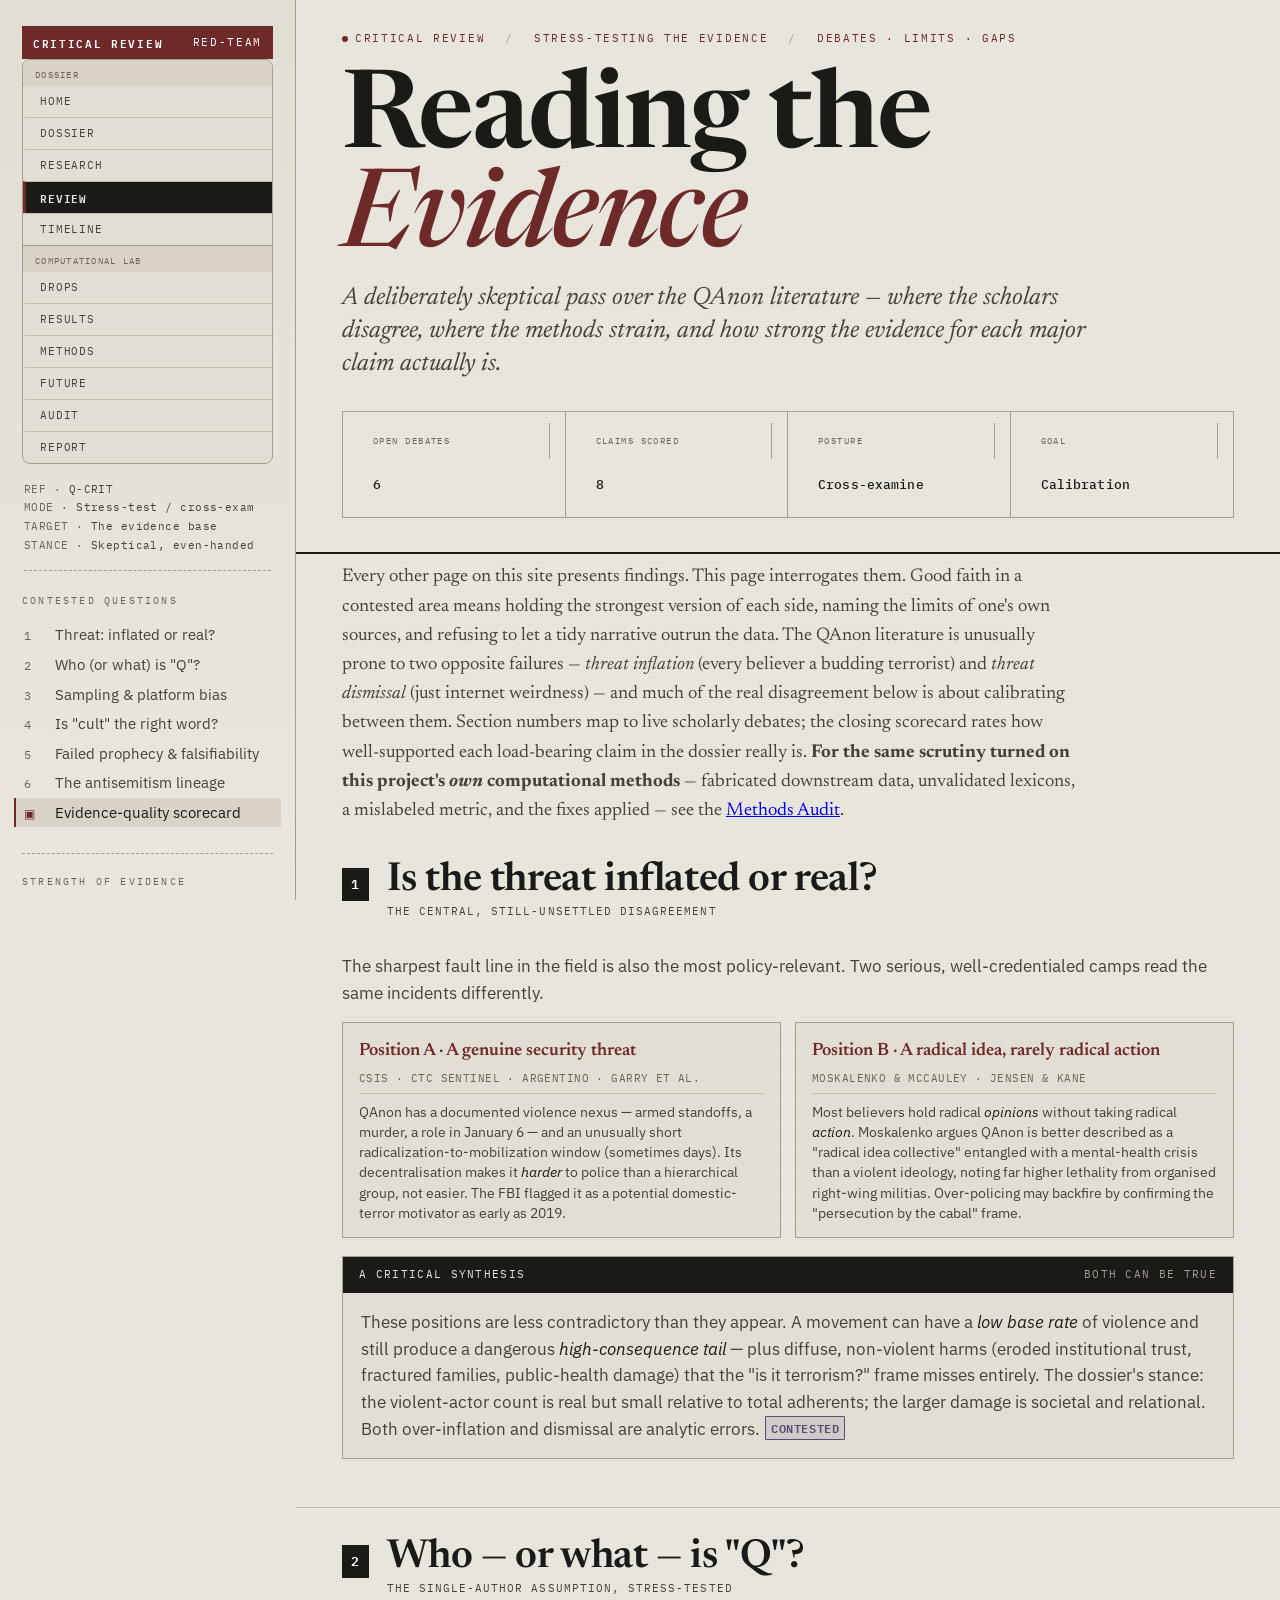
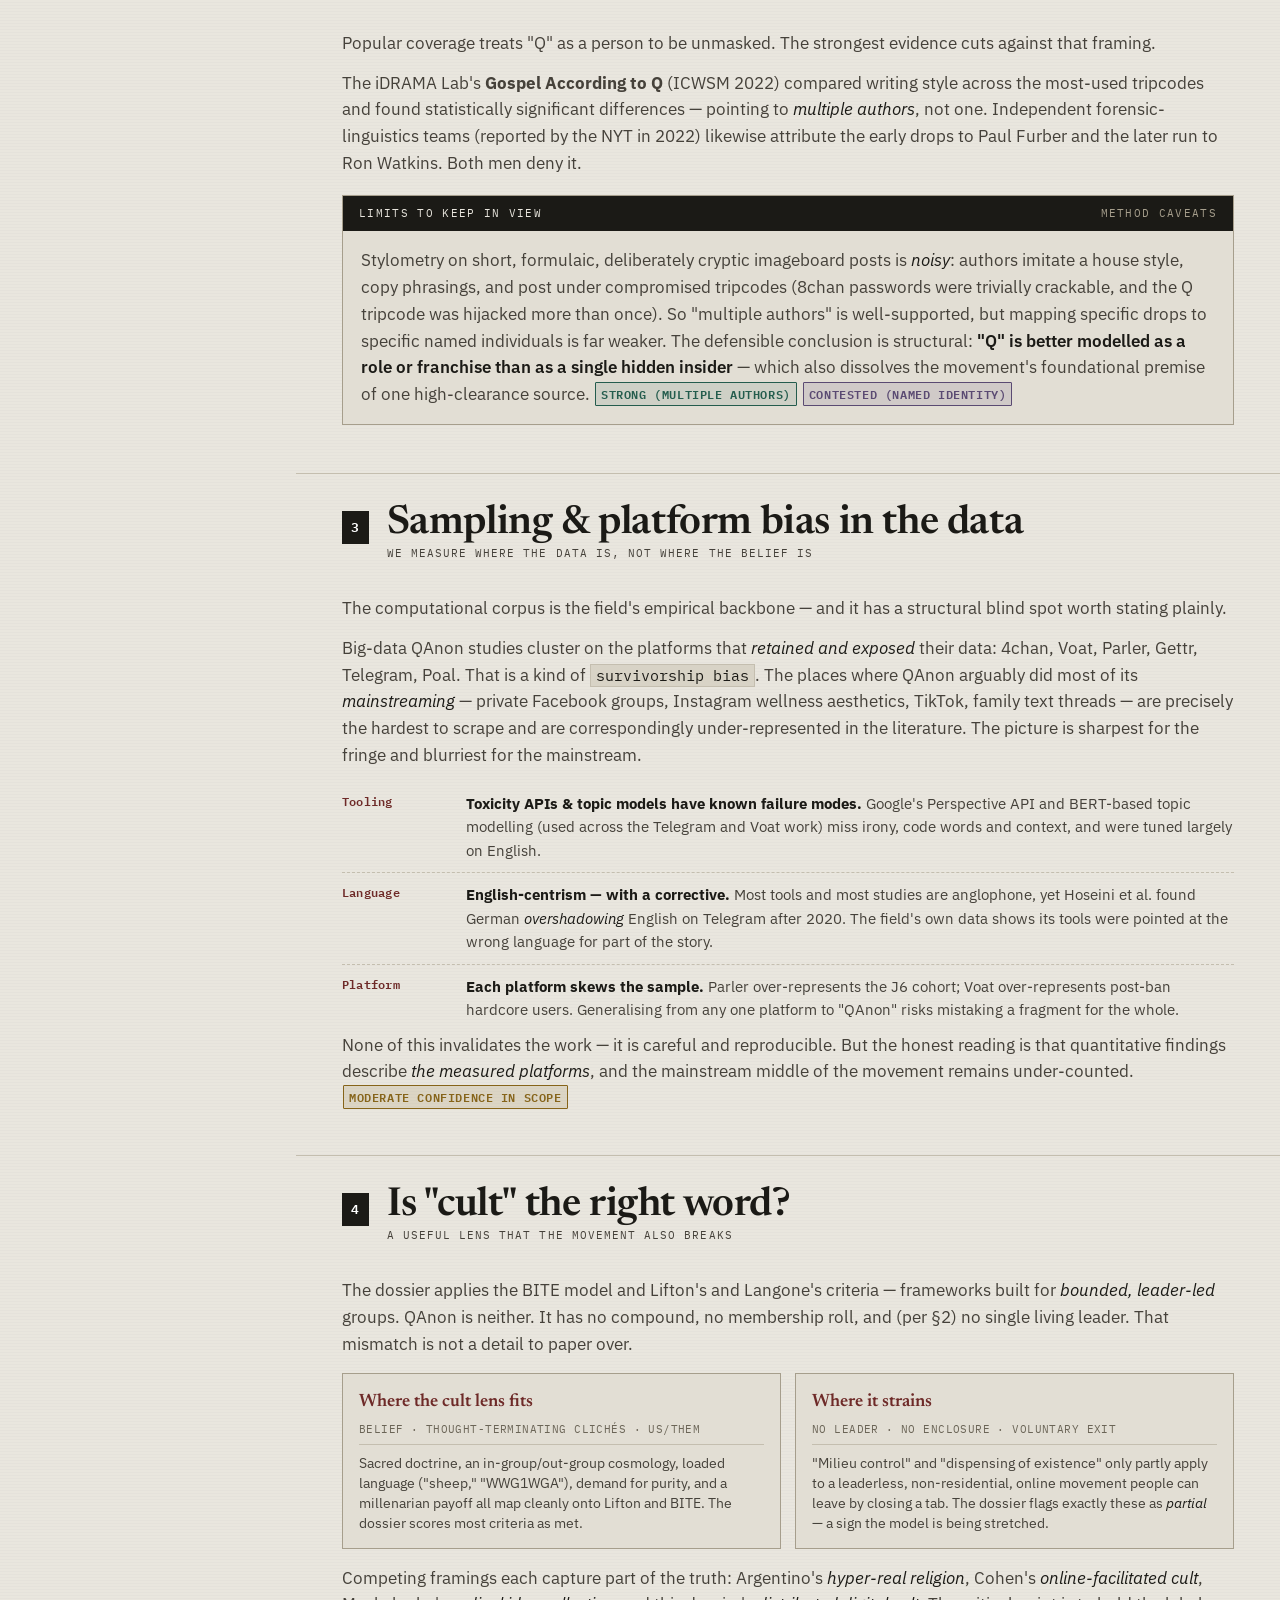
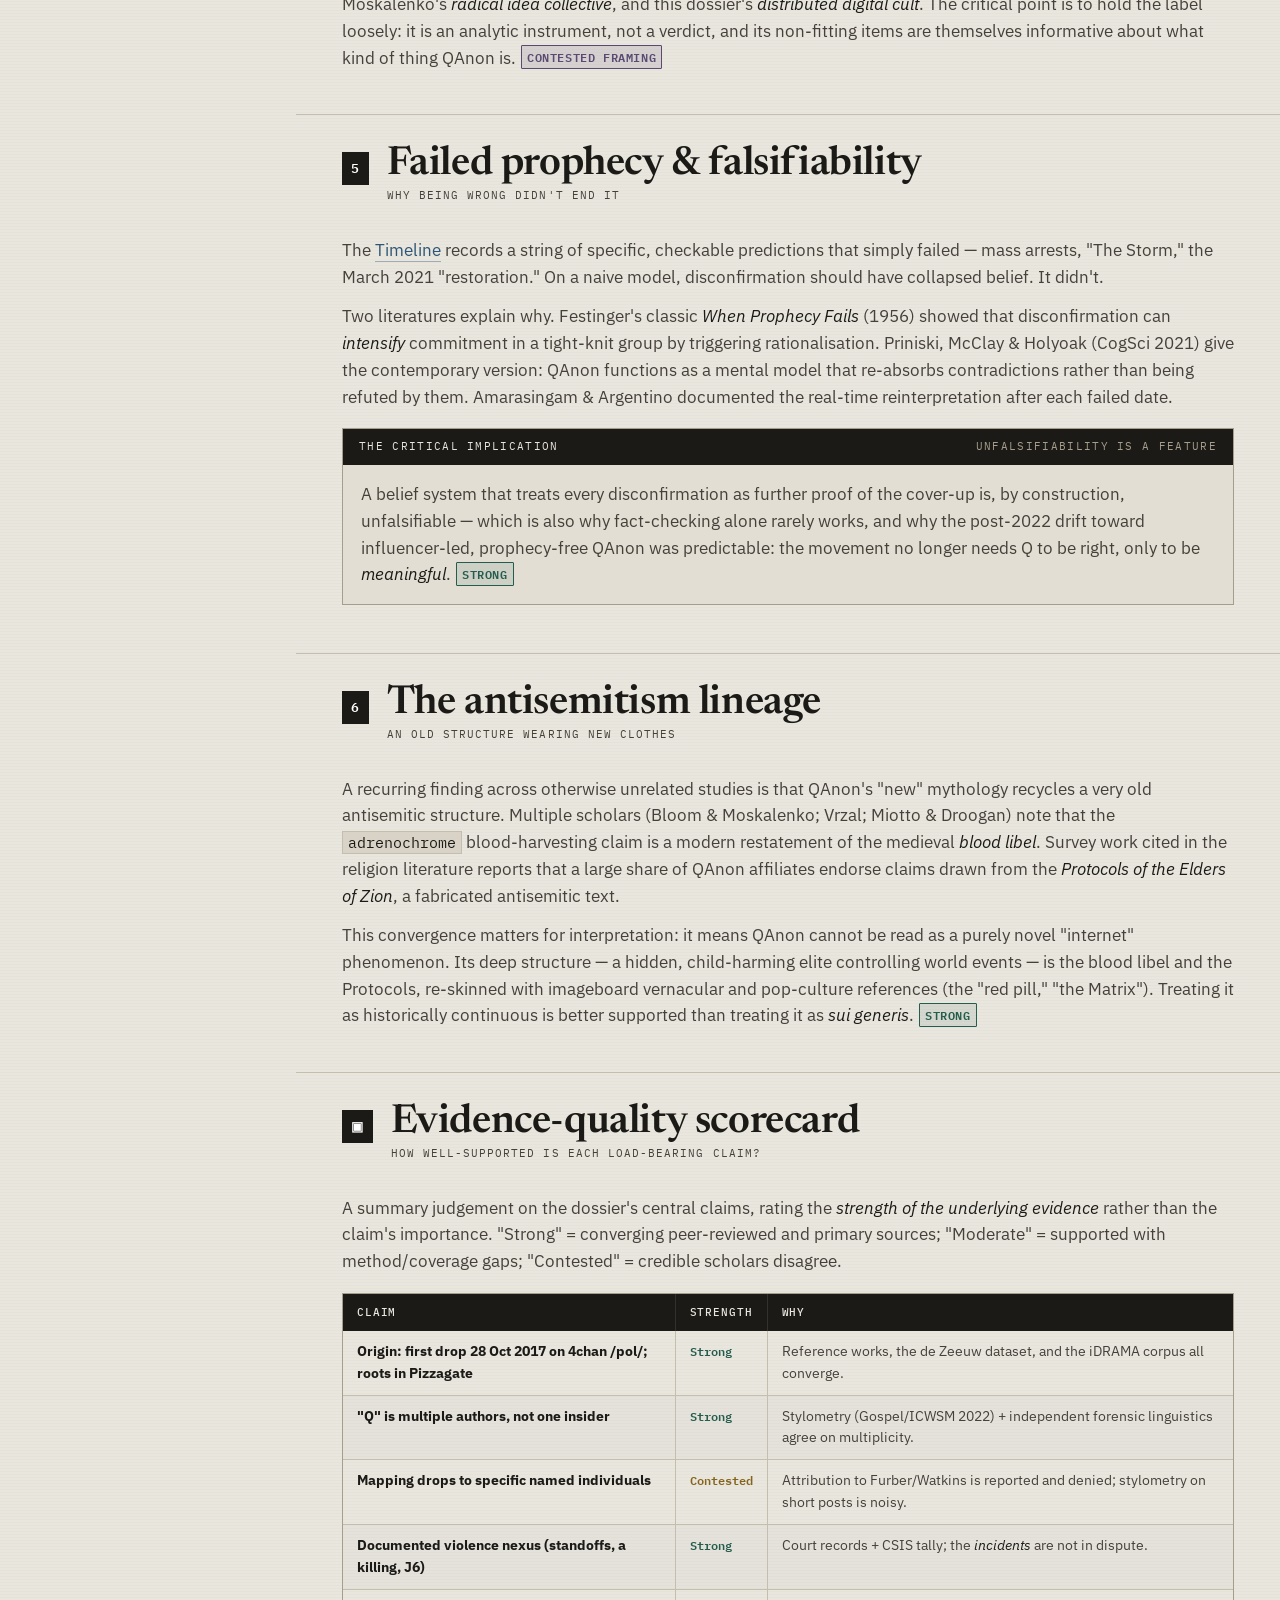
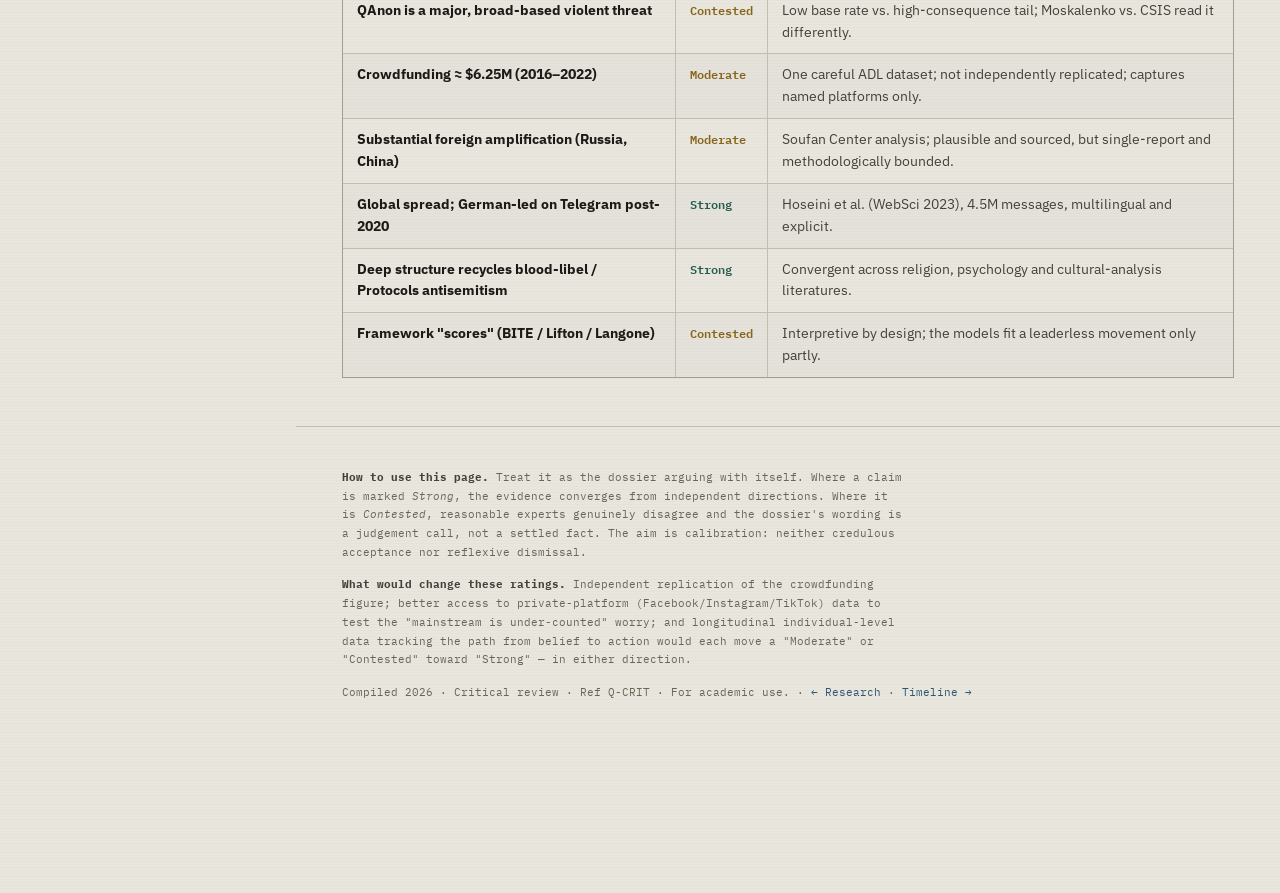
<file: review.html>
<!DOCTYPE html>
<html lang="en">
<head>
<meta charset="UTF-8">
<meta name="viewport" content="width=device-width, initial-scale=1.0">
<title>Critical Review · Reading the QAnon Evidence Base</title>
<meta name="description" content="A critical review of QAnon scholarship: the threat-inflation debate, the 'who is Q' question, sampling bias in computational work, the limits of the cult framing, failed prophecy, and an evidence-quality scorecard.">
<link rel="preconnect" href="https://fonts.googleapis.com">
<link rel="preconnect" href="https://fonts.gstatic.com" crossorigin>
<link href="https://fonts.googleapis.com/css2?family=Newsreader:ital,opsz,wght@0,6..72,400;0,6..72,500;0,6..72,600;1,6..72,400;1,6..72,500&family=IBM+Plex+Mono:ital,wght@0,400;0,500;0,600;1,400&family=IBM+Plex+Sans:wght@400;500;600&display=swap" rel="stylesheet">
<link rel="stylesheet" href="assets/style.css">
</head>
<body>

<button class="railtoggle" id="railtoggle" aria-label="Open contents">☰ Contents</button>
<div class="scrim" id="scrim"></div>

<div class="shell">
  <!-- ================= RAIL ================= -->
  <aside class="rail">
    <div class="rail-inner" id="rail">
      <div class="seal"><b>Critical Review</b><span>Red-Team</span></div>
      <nav class="xnav">
        <span class="xgroup">Dossier</span>
        <a href="index.html">Home</a>
        <a href="dossier.html">Dossier</a>
        <a href="research.html">Research</a>
        <a href="review.html" class="here">Review</a>
        <a href="timeline.html">Timeline</a>
        <span class="xgroup">Computational lab</span>
        <a href="drops.html">Drops</a>
        <a href="results.html">Results</a>
        <a href="methods.html">Methods</a>
        <a href="future.html">Future</a>
        <a href="audit.html">Audit</a>
        <a href="report.html">Report</a>
      </nav>
      <div class="reffile">
        REF · <span>Q-CRIT</span><br>
        MODE · <span>Stress-test / cross-exam</span><br>
        TARGET · <span>The evidence base</span><br>
        STANCE · <span>Skeptical, even-handed</span>
      </div>

      <p class="railhead">Contested questions</p>
      <nav class="toc" id="toc">
        <a href="#q1"><span class="n">1</span><span>Threat: inflated or real?</span></a>
        <a href="#q2"><span class="n">2</span><span>Who (or what) is "Q"?</span></a>
        <a href="#q3"><span class="n">3</span><span>Sampling &amp; platform bias</span></a>
        <a href="#q4"><span class="n">4</span><span>Is "cult" the right word?</span></a>
        <a href="#q5"><span class="n">5</span><span>Failed prophecy &amp; falsifiability</span></a>
        <a href="#q6"><span class="n">6</span><span>The antisemitism lineage</span></a>
        <a href="#scorecard"><span class="n">▣</span><span>Evidence-quality scorecard</span></a>
      </nav>

      <div class="legend">
        <p class="railhead">Strength of evidence</p>
        <div class="row"><span class="chip ep--doc">Strong</span><span class="def">Converging peer-reviewed + primary sources.</span></div>
        <div class="row"><span class="chip ep--all">Moderate</span><span class="def">Supported but with method or coverage gaps.</span></div>
        <div class="row"><span class="chip ep--dis">Contested</span><span class="def">Credible scholars actively disagree.</span></div>
      </div>
    </div>
  </aside>

  <!-- ================= MAIN ================= -->
  <main>
    <header class="mast">
      <div class="classbar">
        <span><span class="dot"></span>Critical Review</span>
        <span class="sep">/</span><span>Stress-testing the evidence</span>
        <span class="sep">/</span><span>Debates · Limits · Gaps</span>
      </div>
      <h1 class="title">Reading the <span class="q">Evidence</span></h1>
      <p class="subtitle">A deliberately skeptical pass over the QAnon literature — where the scholars disagree, where the methods strain, and how strong the evidence for each major claim actually is.</p>
      <div class="metastrip">
        <div><div class="k">Open Debates</div><div class="v">6</div></div>
        <div><div class="k">Claims Scored</div><div class="v">8</div></div>
        <div><div class="k">Posture</div><div class="v">Cross-examine</div></div>
        <div><div class="k">Goal</div><div class="v">Calibration</div></div>
      </div>
    </header>

    <div class="pagebody">
      <p class="lede">Every other page on this site presents findings. This page interrogates them. Good faith in a contested area means holding the strongest version of each side, naming the limits of one's own sources, and refusing to let a tidy narrative outrun the data. The QAnon literature is unusually prone to two opposite failures — <em>threat inflation</em> (every believer a budding terrorist) and <em>threat dismissal</em> (just internet weirdness) — and much of the real disagreement below is about calibrating between them. Section numbers map to live scholarly debates; the closing scorecard rates how well-supported each load-bearing claim in the dossier really is. <strong>For the same scrutiny turned on this project's <em>own</em> computational methods</strong> — fabricated downstream data, unvalidated lexicons, a mislabeled metric, and the fixes applied — see the <a href="audit.html">Methods Audit</a>.</p>
    </div>

    <!-- Q1 -->
    <section class="dz" id="q1" style="border-top:none">
      <div class="sechd"><div class="secno">1</div>
        <div><h2 class="sech">Is the threat inflated or real?</h2>
        <p class="sectag">The central, still-unsettled disagreement</p></div></div>
      <div class="secbody">
        <p>The sharpest fault line in the field is also the most policy-relevant. Two serious, well-credentialed camps read the same incidents differently.</p>
        <div class="dgrid">
          <div class="dcard">
            <h4>Position A · A genuine security threat</h4>
            <div class="tech">CSIS · CTC Sentinel · Argentino · Garry et al.</div>
            <p>QAnon has a documented violence nexus — armed standoffs, a murder, a role in January 6 — and an unusually short radicalization-to-mobilization window (sometimes days). Its decentralisation makes it <em>harder</em> to police than a hierarchical group, not easier. The FBI flagged it as a potential domestic-terror motivator as early as 2019.</p>
          </div>
          <div class="dcard">
            <h4>Position B · A radical idea, rarely radical action</h4>
            <div class="tech">Moskalenko &amp; McCauley · Jensen &amp; Kane</div>
            <p>Most believers hold radical <em>opinions</em> without taking radical <em>action</em>. Moskalenko argues QAnon is better described as a "radical idea collective" entangled with a mental-health crisis than a violent ideology, noting far higher lethality from organised right-wing militias. Over-policing may backfire by confirming the "persecution by the cabal" frame.</p>
          </div>
        </div>
        <div class="panel">
          <div class="panel-hd"><span>A critical synthesis</span><span class="src">Both can be true</span></div>
          <div class="panel-bd">
            <p>These positions are less contradictory than they appear. A movement can have a <em>low base rate</em> of violence and still produce a dangerous <em>high-consequence tail</em> — plus diffuse, non-violent harms (eroded institutional trust, fractured families, public-health damage) that the "is it terrorism?" frame misses entirely. The dossier's stance: the violent-actor count is real but small relative to total adherents; the larger damage is societal and relational. Both over-inflation and dismissal are analytic errors. <span class="ep ep--dis">Contested</span></p>
          </div>
        </div>
      </div>
    </section>

    <!-- Q2 -->
    <section class="dz" id="q2">
      <div class="sechd"><div class="secno">2</div>
        <div><h2 class="sech">Who — or what — is "Q"?</h2>
        <p class="sectag">The single-author assumption, stress-tested</p></div></div>
      <div class="secbody">
        <p>Popular coverage treats "Q" as a person to be unmasked. The strongest evidence cuts against that framing.</p>
        <p>The iDRAMA Lab's <b>Gospel According to Q</b> (ICWSM 2022) compared writing style across the most-used tripcodes and found statistically significant differences — pointing to <em>multiple authors</em>, not one. Independent forensic-linguistics teams (reported by the NYT in 2022) likewise attribute the early drops to Paul Furber and the later run to Ron Watkins. Both men deny it.</p>
        <div class="panel">
          <div class="panel-hd"><span>Limits to keep in view</span><span class="src">Method caveats</span></div>
          <div class="panel-bd">
            <p>Stylometry on short, formulaic, deliberately cryptic imageboard posts is <em>noisy</em>: authors imitate a house style, copy phrasings, and post under compromised tripcodes (8chan passwords were trivially crackable, and the Q tripcode was hijacked more than once). So "multiple authors" is well-supported, but mapping specific drops to specific named individuals is far weaker. The defensible conclusion is structural: <strong>"Q" is better modelled as a role or franchise than as a single hidden insider</strong> — which also dissolves the movement's foundational premise of one high-clearance source. <span class="ep ep--doc">Strong (multiple authors)</span> <span class="ep ep--dis">Contested (named identity)</span></p>
          </div>
        </div>
      </div>
    </section>

    <!-- Q3 -->
    <section class="dz" id="q3">
      <div class="sechd"><div class="secno">3</div>
        <div><h2 class="sech">Sampling &amp; platform bias in the data</h2>
        <p class="sectag">We measure where the data is, not where the belief is</p></div></div>
      <div class="secbody">
        <p>The computational corpus is the field's empirical backbone — and it has a structural blind spot worth stating plainly.</p>
        <p>Big-data QAnon studies cluster on the platforms that <em>retained and exposed</em> their data: 4chan, Voat, Parler, Gettr, Telegram, Poal. That is a kind of <span class="term">survivorship bias</span>. The places where QAnon arguably did most of its <em>mainstreaming</em> — private Facebook groups, Instagram wellness aesthetics, TikTok, family text threads — are precisely the hardest to scrape and are correspondingly under-represented in the literature. The picture is sharpest for the fringe and blurriest for the mainstream.</p>
        <ul class="tl">
          <li><span class="dt">Tooling</span><span class="ev"><b>Toxicity APIs &amp; topic models have known failure modes.</b> Google's Perspective API and BERT-based topic modelling (used across the Telegram and Voat work) miss irony, code words and context, and were tuned largely on English.</span></li>
          <li><span class="dt">Language</span><span class="ev"><b>English-centrism — with a corrective.</b> Most tools and most studies are anglophone, yet Hoseini et al. found German <em>overshadowing</em> English on Telegram after 2020. The field's own data shows its tools were pointed at the wrong language for part of the story.</span></li>
          <li><span class="dt">Platform</span><span class="ev"><b>Each platform skews the sample.</b> Parler over-represents the J6 cohort; Voat over-represents post-ban hardcore users. Generalising from any one platform to "QAnon" risks mistaking a fragment for the whole.</span></li>
        </ul>
        <p>None of this invalidates the work — it is careful and reproducible. But the honest reading is that quantitative findings describe <em>the measured platforms</em>, and the mainstream middle of the movement remains under-counted. <span class="ep ep--all">Moderate confidence in scope</span></p>
      </div>
    </section>

    <!-- Q4 -->
    <section class="dz" id="q4">
      <div class="sechd"><div class="secno">4</div>
        <div><h2 class="sech">Is "cult" the right word?</h2>
        <p class="sectag">A useful lens that the movement also breaks</p></div></div>
      <div class="secbody">
        <p>The dossier applies the BITE model and Lifton's and Langone's criteria — frameworks built for <em>bounded, leader-led</em> groups. QAnon is neither. It has no compound, no membership roll, and (per §2) no single living leader. That mismatch is not a detail to paper over.</p>
        <div class="dgrid">
          <div class="dcard">
            <h4>Where the cult lens fits</h4>
            <div class="tech">Belief · thought-terminating clichés · us/them</div>
            <p>Sacred doctrine, an in-group/out-group cosmology, loaded language ("sheep," "WWG1WGA"), demand for purity, and a millenarian payoff all map cleanly onto Lifton and BITE. The dossier scores most criteria as met.</p>
          </div>
          <div class="dcard">
            <h4>Where it strains</h4>
            <div class="tech">No leader · no enclosure · voluntary exit</div>
            <p>"Milieu control" and "dispensing of existence" only partly apply to a leaderless, non-residential, online movement people can leave by closing a tab. The dossier flags exactly these as <em>partial</em> — a sign the model is being stretched.</p>
          </div>
        </div>
        <p>Competing framings each capture part of the truth: Argentino's <em>hyper-real religion</em>, Cohen's <em>online-facilitated cult</em>, Moskalenko's <em>radical idea collective</em>, and this dossier's <em>distributed digital cult</em>. The critical point is to hold the label loosely: it is an analytic instrument, not a verdict, and its non-fitting items are themselves informative about what kind of thing QAnon is. <span class="ep ep--dis">Contested framing</span></p>
      </div>
    </section>

    <!-- Q5 -->
    <section class="dz" id="q5">
      <div class="sechd"><div class="secno">5</div>
        <div><h2 class="sech">Failed prophecy &amp; falsifiability</h2>
        <p class="sectag">Why being wrong didn't end it</p></div></div>
      <div class="secbody">
        <p>The <a href="timeline.html" style="color:var(--rep);text-decoration:none;border-bottom:1px solid rgba(46,85,117,.4)">Timeline</a> records a string of specific, checkable predictions that simply failed — mass arrests, "The Storm," the March 2021 "restoration." On a naive model, disconfirmation should have collapsed belief. It didn't.</p>
        <p>Two literatures explain why. Festinger's classic <em>When Prophecy Fails</em> (1956) showed that disconfirmation can <em>intensify</em> commitment in a tight-knit group by triggering rationalisation. Priniski, McClay &amp; Holyoak (CogSci 2021) give the contemporary version: QAnon functions as a mental model that re-absorbs contradictions rather than being refuted by them. Amarasingam &amp; Argentino documented the real-time reinterpretation after each failed date.</p>
        <div class="panel">
          <div class="panel-hd"><span>The critical implication</span><span class="src">Unfalsifiability is a feature</span></div>
          <div class="panel-bd"><p>A belief system that treats every disconfirmation as further proof of the cover-up is, by construction, unfalsifiable — which is also why fact-checking alone rarely works, and why the post-2022 drift toward influencer-led, prophecy-free QAnon was predictable: the movement no longer needs Q to be right, only to be <em>meaningful</em>. <span class="ep ep--doc">Strong</span></p></div>
        </div>
      </div>
    </section>

    <!-- Q6 -->
    <section class="dz" id="q6">
      <div class="sechd"><div class="secno">6</div>
        <div><h2 class="sech">The antisemitism lineage</h2>
        <p class="sectag">An old structure wearing new clothes</p></div></div>
      <div class="secbody">
        <p>A recurring finding across otherwise unrelated studies is that QAnon's "new" mythology recycles a very old antisemitic structure. Multiple scholars (Bloom &amp; Moskalenko; Vrzal; Miotto &amp; Droogan) note that the <span class="term">adrenochrome</span> blood-harvesting claim is a modern restatement of the medieval <em>blood libel</em>. Survey work cited in the religion literature reports that a large share of QAnon affiliates endorse claims drawn from the <em>Protocols of the Elders of Zion</em>, a fabricated antisemitic text.</p>
        <p>This convergence matters for interpretation: it means QAnon cannot be read as a purely novel "internet" phenomenon. Its deep structure — a hidden, child-harming elite controlling world events — is the blood libel and the Protocols, re-skinned with imageboard vernacular and pop-culture references (the "red pill," "the Matrix"). Treating it as historically continuous is better supported than treating it as <em>sui generis</em>. <span class="ep ep--doc">Strong</span></p>
      </div>
    </section>

    <!-- SCORECARD -->
    <section class="dz" id="scorecard">
      <div class="sechd"><div class="secno">▣</div>
        <div><h2 class="sech">Evidence-quality scorecard</h2>
        <p class="sectag">How well-supported is each load-bearing claim?</p></div></div>
      <div class="secbody">
        <p>A summary judgement on the dossier's central claims, rating the <em>strength of the underlying evidence</em> rather than the claim's importance. "Strong" = converging peer-reviewed and primary sources; "Moderate" = supported with method/coverage gaps; "Contested" = credible scholars disagree.</p>
        <div class="tblwrap">
          <table>
            <thead><tr><th>Claim</th><th>Strength</th><th>Why</th></tr></thead>
            <tbody>
              <tr><td><strong>Origin: first drop 28 Oct 2017 on 4chan /pol/; roots in Pizzagate</strong></td><td><span class="verdict v-met">Strong</span></td><td>Reference works, the de Zeeuw dataset, and the iDRAMA corpus all converge.</td></tr>
              <tr><td><strong>"Q" is multiple authors, not one insider</strong></td><td><span class="verdict v-met">Strong</span></td><td>Stylometry (Gospel/ICWSM 2022) + independent forensic linguistics agree on multiplicity.</td></tr>
              <tr><td><strong>Mapping drops to specific named individuals</strong></td><td><span class="verdict v-part">Contested</span></td><td>Attribution to Furber/Watkins is reported and denied; stylometry on short posts is noisy.</td></tr>
              <tr><td><strong>Documented violence nexus (standoffs, a killing, J6)</strong></td><td><span class="verdict v-met">Strong</span></td><td>Court records + CSIS tally; the <em>incidents</em> are not in dispute.</td></tr>
              <tr><td><strong>QAnon is a major, broad-based violent threat</strong></td><td><span class="verdict v-part">Contested</span></td><td>Low base rate vs. high-consequence tail; Moskalenko vs. CSIS read it differently.</td></tr>
              <tr><td><strong>Crowdfunding ≈ $6.25M (2016–2022)</strong></td><td><span class="verdict v-part">Moderate</span></td><td>One careful ADL dataset; not independently replicated; captures named platforms only.</td></tr>
              <tr><td><strong>Substantial foreign amplification (Russia, China)</strong></td><td><span class="verdict v-part">Moderate</span></td><td>Soufan Center analysis; plausible and sourced, but single-report and methodologically bounded.</td></tr>
              <tr><td><strong>Global spread; German-led on Telegram post-2020</strong></td><td><span class="verdict v-met">Strong</span></td><td>Hoseini et al. (WebSci 2023), 4.5M messages, multilingual and explicit.</td></tr>
              <tr><td><strong>Deep structure recycles blood-libel / Protocols antisemitism</strong></td><td><span class="verdict v-met">Strong</span></td><td>Convergent across religion, psychology and cultural-analysis literatures.</td></tr>
              <tr><td><strong>Framework "scores" (BITE / Lifton / Langone)</strong></td><td><span class="verdict v-part">Contested</span></td><td>Interpretive by design; the models fit a leaderless movement only partly.</td></tr>
            </tbody>
          </table>
        </div>
      </div>
    </section>

    <div class="foot">
      <p class="disc"><b>How to use this page.</b> Treat it as the dossier arguing with itself. Where a claim is marked <em>Strong</em>, the evidence converges from independent directions. Where it is <em>Contested</em>, reasonable experts genuinely disagree and the dossier's wording is a judgement call, not a settled fact. The aim is calibration: neither credulous acceptance nor reflexive dismissal.</p>
      <p class="disc"><b>What would change these ratings.</b> Independent replication of the crowdfunding figure; better access to private-platform (Facebook/Instagram/TikTok) data to test the "mainstream is under-counted" worry; and longitudinal individual-level data tracking the path from belief to action would each move a "Moderate" or "Contested" toward "Strong" — in either direction.</p>
      <p style="margin-top:14px">Compiled 2026 · Critical review · Ref Q-CRIT · For academic use. · <a href="research.html" style="color:var(--rep);text-decoration:none">← Research</a> · <a href="timeline.html" style="color:var(--rep);text-decoration:none">Timeline →</a></p>
    </div>

  </main>
</div>

<script src="assets/app.js"></script>
</body>
</html>
</file>
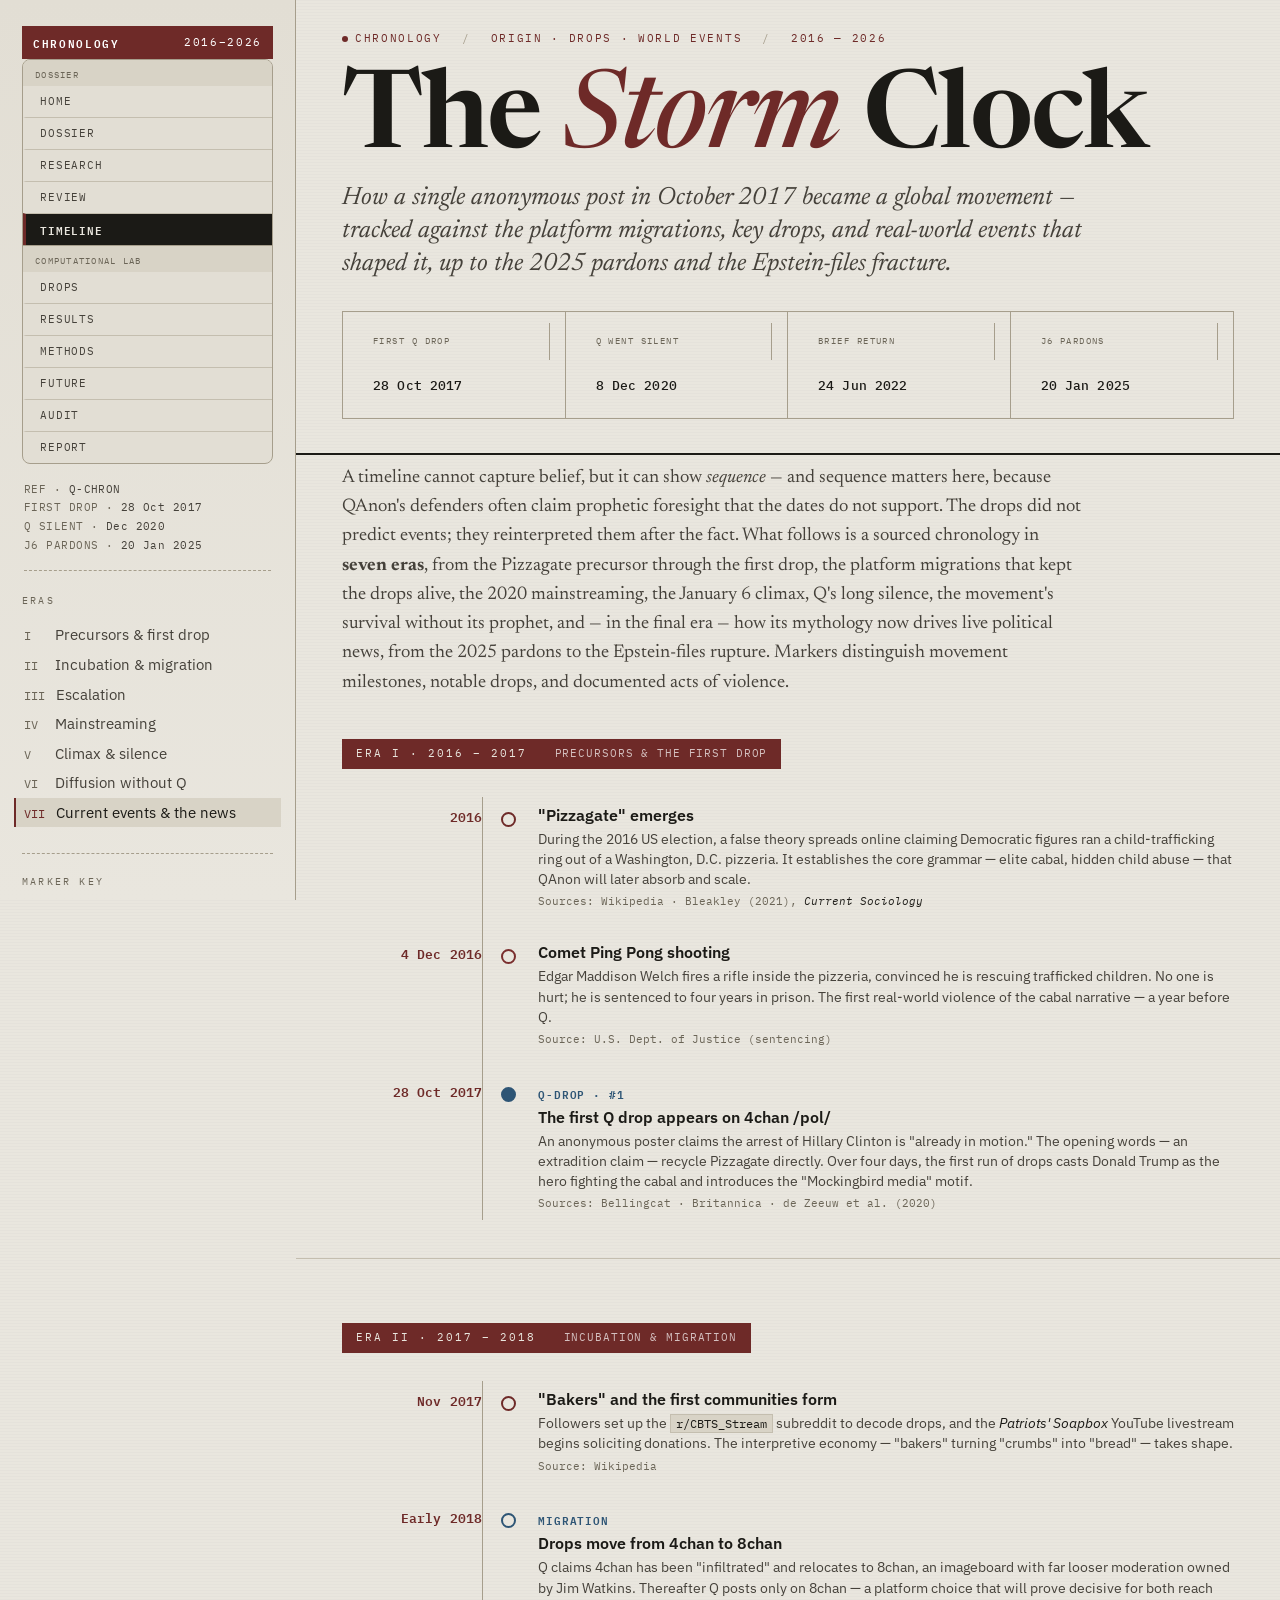
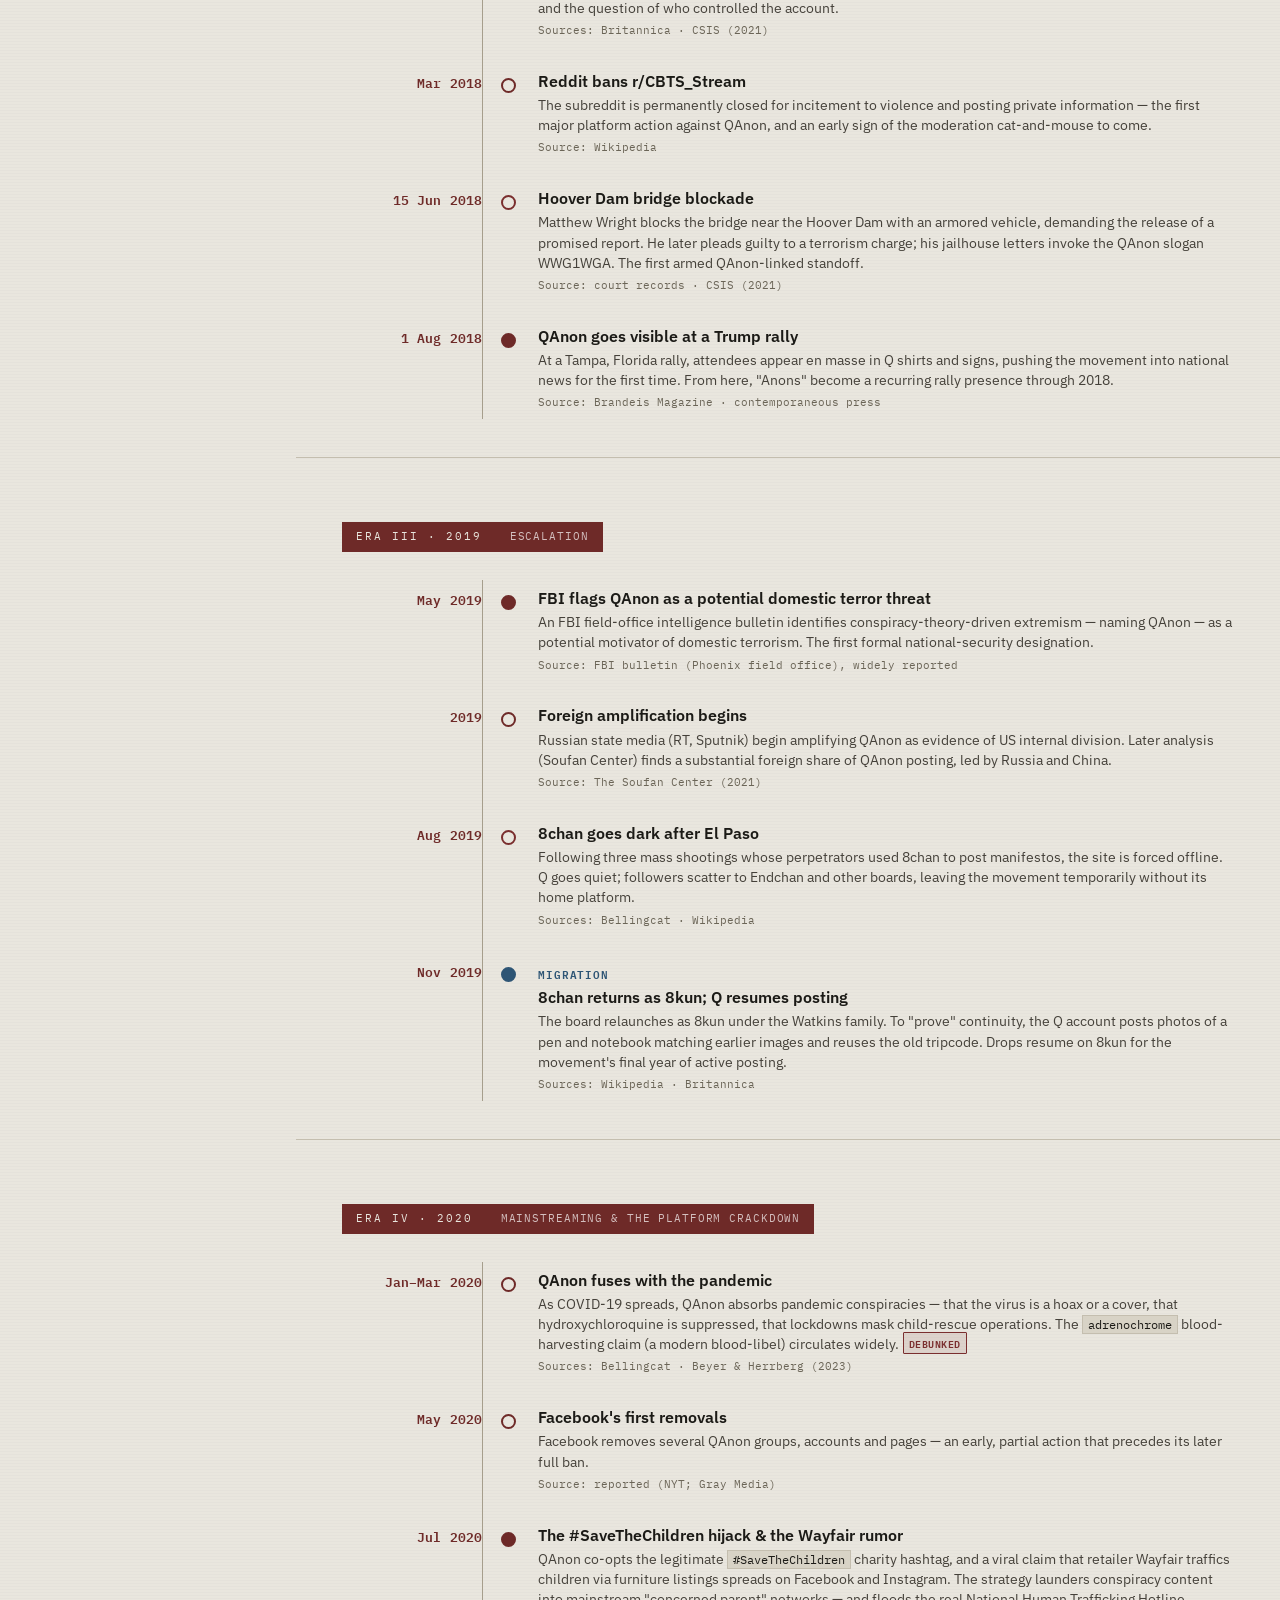
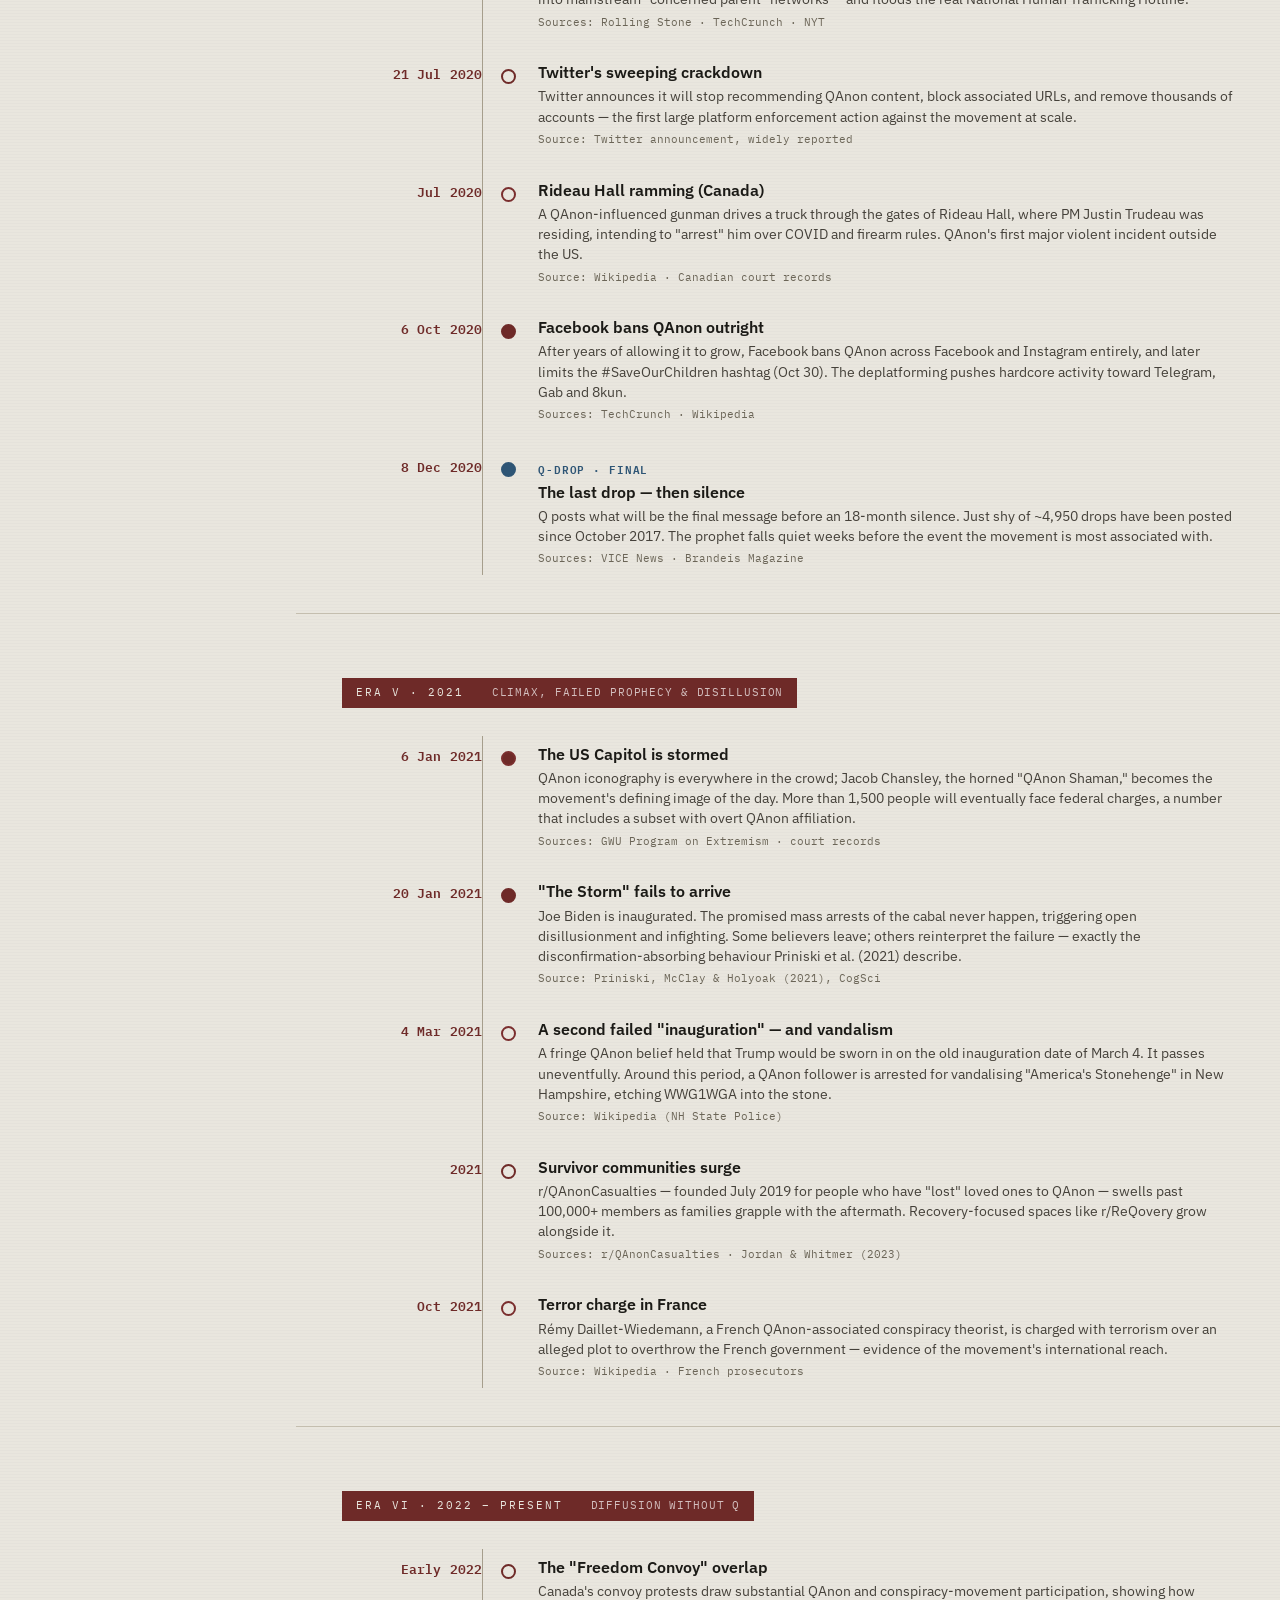
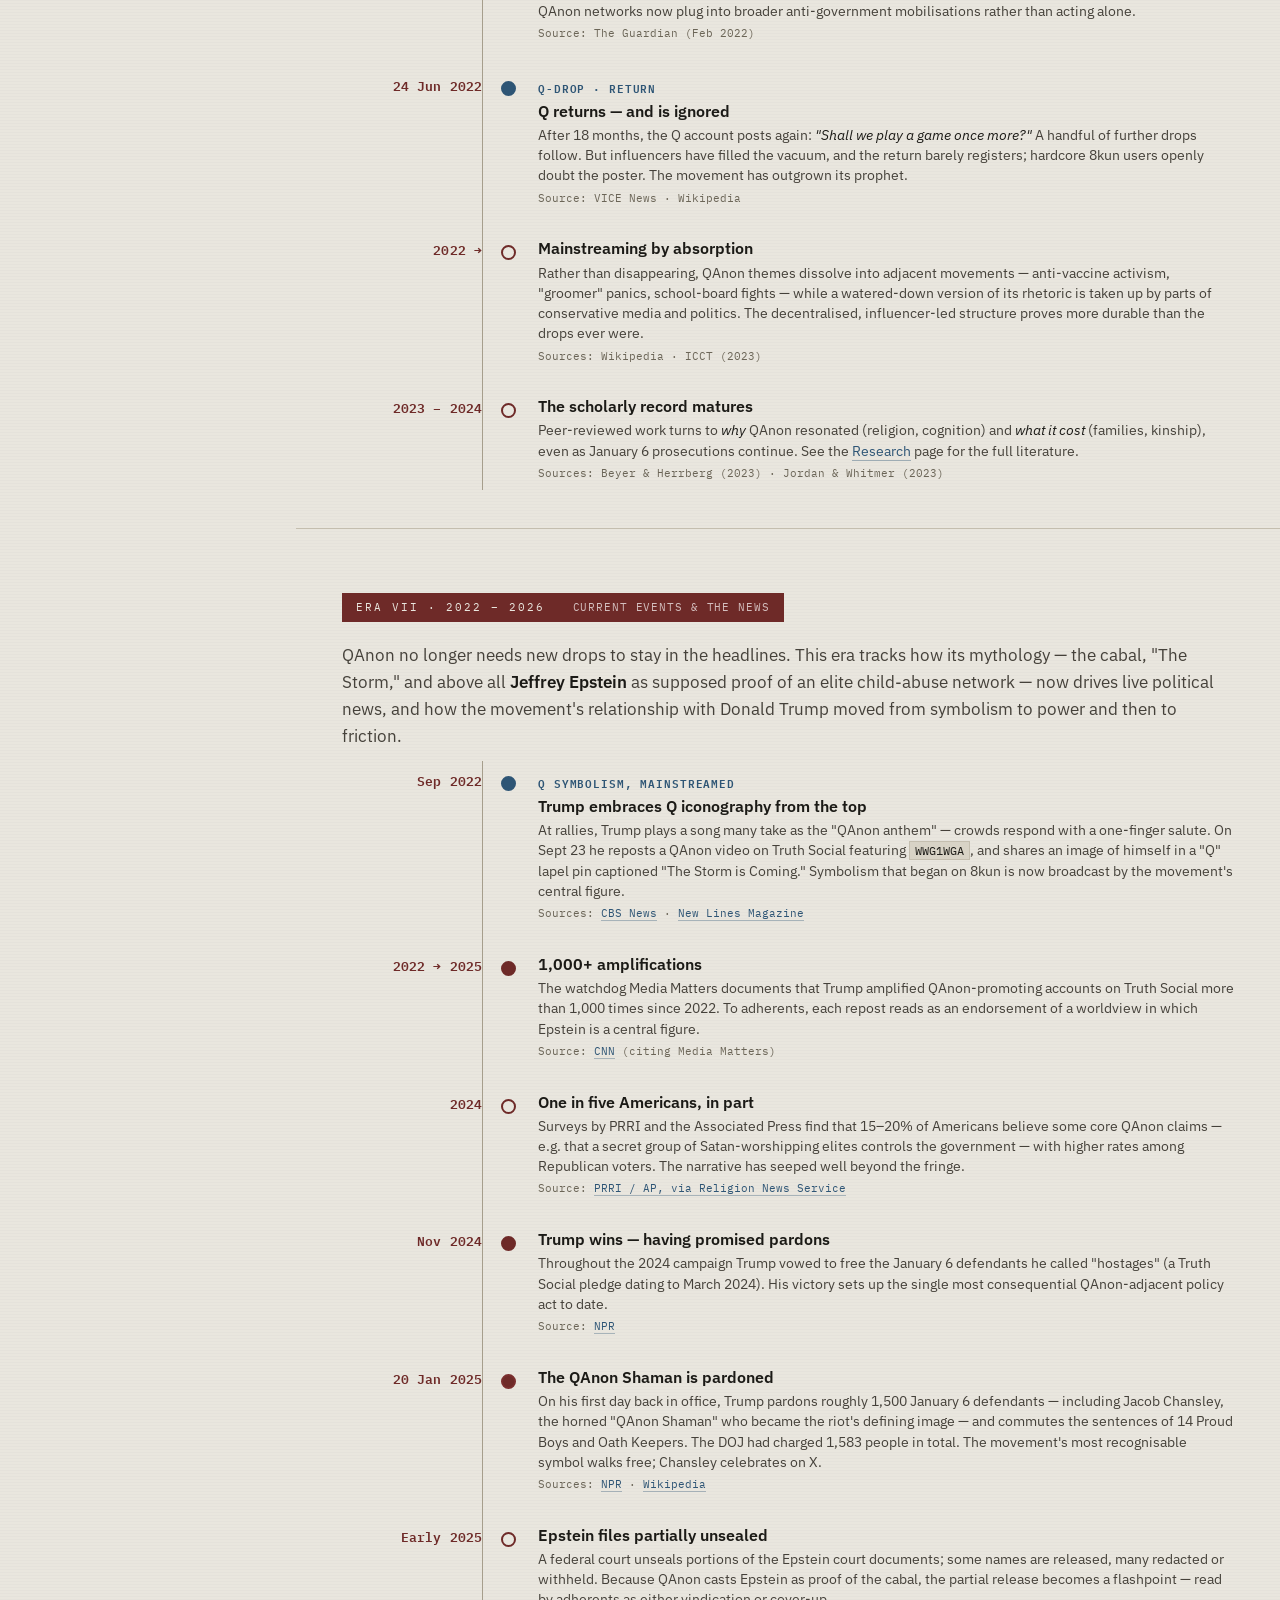
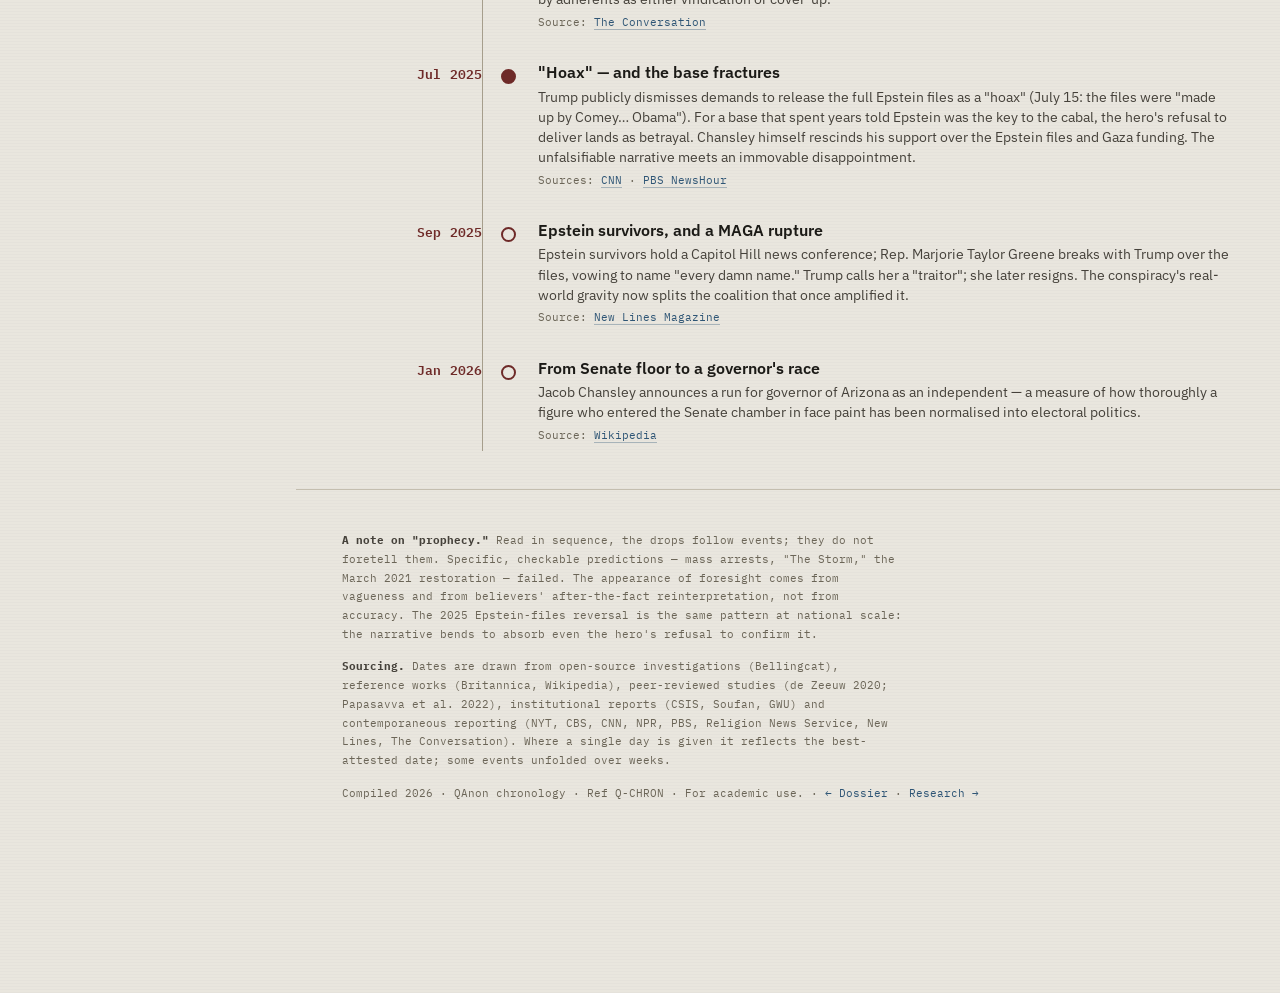
<file: timeline.html>
<!DOCTYPE html>
<html lang="en">
<head>
<meta charset="UTF-8">
<meta name="viewport" content="width=device-width, initial-scale=1.0">
<title>Timeline · The Rise, Silence &amp; Diffusion of QAnon</title>
<meta name="description" content="A sourced chronology of QAnon — its precursors, the first Q drop, platform migrations, key drops, violent incidents, and parallel global events.">
<link rel="preconnect" href="https://fonts.googleapis.com">
<link rel="preconnect" href="https://fonts.gstatic.com" crossorigin>
<link href="https://fonts.googleapis.com/css2?family=Newsreader:ital,opsz,wght@0,6..72,400;0,6..72,500;0,6..72,600;1,6..72,400;1,6..72,500&family=IBM+Plex+Mono:ital,wght@0,400;0,500;0,600;1,400&family=IBM+Plex+Sans:wght@400;500;600&display=swap" rel="stylesheet">
<link rel="stylesheet" href="assets/style.css">
</head>
<body>

<button class="railtoggle" id="railtoggle" aria-label="Open contents">☰ Eras</button>
<div class="scrim" id="scrim"></div>

<div class="shell">
  <!-- ================= RAIL ================= -->
  <aside class="rail">
    <div class="rail-inner" id="rail">
      <div class="seal"><b>Chronology</b><span>2016–2026</span></div>
      <nav class="xnav">
        <span class="xgroup">Dossier</span>
        <a href="index.html">Home</a>
        <a href="dossier.html">Dossier</a>
        <a href="research.html">Research</a>
        <a href="review.html">Review</a>
        <a href="timeline.html" class="here">Timeline</a>
        <span class="xgroup">Computational lab</span>
        <a href="drops.html">Drops</a>
        <a href="results.html">Results</a>
        <a href="methods.html">Methods</a>
        <a href="future.html">Future</a>
        <a href="audit.html">Audit</a>
        <a href="report.html">Report</a>
      </nav>
      <div class="reffile">
        REF · <span>Q-CHRON</span><br>
        FIRST DROP · <span>28 Oct 2017</span><br>
        Q SILENT · <span>Dec 2020</span><br>
        J6 PARDONS · <span>20 Jan 2025</span>
      </div>

      <p class="railhead">Eras</p>
      <nav class="toc" id="toc">
        <a href="#e1"><span class="n">I</span><span>Precursors &amp; first drop</span></a>
        <a href="#e2"><span class="n">II</span><span>Incubation &amp; migration</span></a>
        <a href="#e3"><span class="n">III</span><span>Escalation</span></a>
        <a href="#e4"><span class="n">IV</span><span>Mainstreaming</span></a>
        <a href="#e5"><span class="n">V</span><span>Climax &amp; silence</span></a>
        <a href="#e6"><span class="n">VI</span><span>Diffusion without Q</span></a>
        <a href="#e7"><span class="n">VII</span><span>Current events &amp; the news</span></a>
      </nav>

      <div class="legend">
        <p class="railhead">Marker key</p>
        <div class="tllegend" style="flex-direction:column; gap:9px">
          <span class="k"><span class="dot d-key"></span>Movement milestone</span>
          <span class="k"><span class="dot d-drop"></span>Notable Q&nbsp;drop</span>
          <span class="k"><span class="dot d-viol"></span>Violence / criminal act</span>
        </div>
      </div>
    </div>
  </aside>

  <!-- ================= MAIN ================= -->
  <main>
    <header class="mast">
      <div class="classbar">
        <span><span class="dot"></span>Chronology</span>
        <span class="sep">/</span><span>Origin · Drops · World events</span>
        <span class="sep">/</span><span>2016 — 2026</span>
      </div>
      <h1 class="title">The <span class="q">Storm</span> Clock</h1>
      <p class="subtitle">How a single anonymous post in October 2017 became a global movement — tracked against the platform migrations, key drops, and real-world events that shaped it, up to the 2025 pardons and the Epstein-files fracture.</p>
      <div class="metastrip">
        <div><div class="k">First Q Drop</div><div class="v">28 Oct 2017</div></div>
        <div><div class="k">Q Went Silent</div><div class="v">8 Dec 2020</div></div>
        <div><div class="k">Brief Return</div><div class="v">24 Jun 2022</div></div>
        <div><div class="k">J6 Pardons</div><div class="v">20 Jan 2025</div></div>
      </div>
    </header>

    <div class="pagebody">
      <p class="lede">A timeline cannot capture belief, but it can show <em>sequence</em> — and sequence matters here, because QAnon's defenders often claim prophetic foresight that the dates do not support. The drops did not predict events; they reinterpreted them after the fact. What follows is a sourced chronology in <strong>seven eras</strong>, from the Pizzagate precursor through the first drop, the platform migrations that kept the drops alive, the 2020 mainstreaming, the January 6 climax, Q's long silence, the movement's survival without its prophet, and — in the final era — how its mythology now drives live political news, from the 2025 pardons to the Epstein-files rupture. Markers distinguish movement milestones, notable drops, and documented acts of violence.</p>
    </div>

    <!-- ===================== ERA I ===================== -->
    <section class="dz" id="e1" style="border-top:none">
      <span class="era first">Era I · 2016 – 2017 &nbsp;<span class="sub">Precursors &amp; the first drop</span></span>
      <div class="secbody">
        <ul class="vtl">
          <li>
            <div class="when">2016</div>
            <div class="what">
              <h4>"Pizzagate" emerges</h4>
              <p>During the 2016 US election, a false theory spreads online claiming Democratic figures ran a child-trafficking ring out of a Washington, D.C. pizzeria. It establishes the core grammar — elite cabal, hidden child abuse — that QAnon will later absorb and scale.</p>
              <p class="src">Sources: Wikipedia · Bleakley (2021), <em>Current Sociology</em></p>
            </div>
          </li>
          <li class="viol">
            <div class="when">4 Dec 2016</div>
            <div class="what">
              <h4>Comet Ping Pong shooting</h4>
              <p>Edgar Maddison Welch fires a rifle inside the pizzeria, convinced he is rescuing trafficked children. No one is hurt; he is sentenced to four years in prison. The first real-world violence of the cabal narrative — a year before Q.</p>
              <p class="src">Source: U.S. Dept. of Justice (sentencing)</p>
            </div>
          </li>
          <li class="drop key">
            <div class="when">28 Oct 2017</div>
            <div class="what">
              <span class="qd">Q-Drop · #1</span>
              <h4>The first Q drop appears on 4chan /pol/</h4>
              <p>An anonymous poster claims the arrest of Hillary Clinton is "already in motion." The opening words — an extradition claim — recycle Pizzagate directly. Over four days, the first run of drops casts Donald Trump as the hero fighting the cabal and introduces the "Mockingbird media" motif.</p>
              <p class="src">Sources: Bellingcat · Britannica · de Zeeuw et&nbsp;al. (2020)</p>
            </div>
          </li>
        </ul>
      </div>
    </section>

    <!-- ===================== ERA II ===================== -->
    <section class="dz" id="e2">
      <span class="era">Era II · 2017 – 2018 &nbsp;<span class="sub">Incubation &amp; migration</span></span>
      <div class="secbody">
        <ul class="vtl">
          <li>
            <div class="when">Nov 2017</div>
            <div class="what">
              <h4>"Bakers" and the first communities form</h4>
              <p>Followers set up the <span class="term">r/CBTS_Stream</span> subreddit to decode drops, and the <em>Patriots' Soapbox</em> YouTube livestream begins soliciting donations. The interpretive economy — "bakers" turning "crumbs" into "bread" — takes shape.</p>
              <p class="src">Source: Wikipedia</p>
            </div>
          </li>
          <li class="drop">
            <div class="when">Early 2018</div>
            <div class="what">
              <span class="qd">Migration</span>
              <h4>Drops move from 4chan to 8chan</h4>
              <p>Q claims 4chan has been "infiltrated" and relocates to 8chan, an imageboard with far looser moderation owned by Jim Watkins. Thereafter Q posts only on 8chan — a platform choice that will prove decisive for both reach and the question of who controlled the account.</p>
              <p class="src">Sources: Britannica · CSIS (2021)</p>
            </div>
          </li>
          <li>
            <div class="when">Mar 2018</div>
            <div class="what">
              <h4>Reddit bans r/CBTS_Stream</h4>
              <p>The subreddit is permanently closed for incitement to violence and posting private information — the first major platform action against QAnon, and an early sign of the moderation cat-and-mouse to come.</p>
              <p class="src">Source: Wikipedia</p>
            </div>
          </li>
          <li class="viol">
            <div class="when">15 Jun 2018</div>
            <div class="what">
              <h4>Hoover Dam bridge blockade</h4>
              <p>Matthew Wright blocks the bridge near the Hoover Dam with an armored vehicle, demanding the release of a promised report. He later pleads guilty to a terrorism charge; his jailhouse letters invoke the QAnon slogan WWG1WGA. The first armed QAnon-linked standoff.</p>
              <p class="src">Source: court records · CSIS (2021)</p>
            </div>
          </li>
          <li class="key">
            <div class="when">1 Aug 2018</div>
            <div class="what">
              <h4>QAnon goes visible at a Trump rally</h4>
              <p>At a Tampa, Florida rally, attendees appear en masse in Q shirts and signs, pushing the movement into national news for the first time. From here, "Anons" become a recurring rally presence through 2018.</p>
              <p class="src">Source: Brandeis Magazine · contemporaneous press</p>
            </div>
          </li>
        </ul>
      </div>
    </section>

    <!-- ===================== ERA III ===================== -->
    <section class="dz" id="e3">
      <span class="era">Era III · 2019 &nbsp;<span class="sub">Escalation</span></span>
      <div class="secbody">
        <ul class="vtl">
          <li class="key">
            <div class="when">May 2019</div>
            <div class="what">
              <h4>FBI flags QAnon as a potential domestic terror threat</h4>
              <p>An FBI field-office intelligence bulletin identifies conspiracy-theory-driven extremism — naming QAnon — as a potential motivator of domestic terrorism. The first formal national-security designation.</p>
              <p class="src">Source: FBI bulletin (Phoenix field office), widely reported</p>
            </div>
          </li>
          <li>
            <div class="when">2019</div>
            <div class="what">
              <h4>Foreign amplification begins</h4>
              <p>Russian state media (RT, Sputnik) begin amplifying QAnon as evidence of US internal division. Later analysis (Soufan Center) finds a substantial foreign share of QAnon posting, led by Russia and China.</p>
              <p class="src">Source: The Soufan Center (2021)</p>
            </div>
          </li>
          <li class="viol">
            <div class="when">Aug 2019</div>
            <div class="what">
              <h4>8chan goes dark after El Paso</h4>
              <p>Following three mass shootings whose perpetrators used 8chan to post manifestos, the site is forced offline. Q goes quiet; followers scatter to Endchan and other boards, leaving the movement temporarily without its home platform.</p>
              <p class="src">Sources: Bellingcat · Wikipedia</p>
            </div>
          </li>
          <li class="drop key">
            <div class="when">Nov 2019</div>
            <div class="what">
              <span class="qd">Migration</span>
              <h4>8chan returns as 8kun; Q resumes posting</h4>
              <p>The board relaunches as 8kun under the Watkins family. To "prove" continuity, the Q account posts photos of a pen and notebook matching earlier images and reuses the old tripcode. Drops resume on 8kun for the movement's final year of active posting.</p>
              <p class="src">Sources: Wikipedia · Britannica</p>
            </div>
          </li>
        </ul>
      </div>
    </section>

    <!-- ===================== ERA IV ===================== -->
    <section class="dz" id="e4">
      <span class="era">Era IV · 2020 &nbsp;<span class="sub">Mainstreaming &amp; the platform crackdown</span></span>
      <div class="secbody">
        <ul class="vtl">
          <li>
            <div class="when">Jan–Mar 2020</div>
            <div class="what">
              <h4>QAnon fuses with the pandemic</h4>
              <p>As COVID-19 spreads, QAnon absorbs pandemic conspiracies — that the virus is a hoax or a cover, that hydroxychloroquine is suppressed, that lockdowns mask child-rescue operations. The <span class="term">adrenochrome</span> blood-harvesting claim (a modern blood-libel) circulates widely. <span class="ep ep--deb">Debunked</span></p>
              <p class="src">Sources: Bellingcat · Beyer &amp; Herrberg (2023)</p>
            </div>
          </li>
          <li>
            <div class="when">May 2020</div>
            <div class="what">
              <h4>Facebook's first removals</h4>
              <p>Facebook removes several QAnon groups, accounts and pages — an early, partial action that precedes its later full ban.</p>
              <p class="src">Source: reported (NYT; Gray Media)</p>
            </div>
          </li>
          <li class="key">
            <div class="when">Jul 2020</div>
            <div class="what">
              <h4>The #SaveTheChildren hijack &amp; the Wayfair rumor</h4>
              <p>QAnon co-opts the legitimate <span class="term">#SaveTheChildren</span> charity hashtag, and a viral claim that retailer Wayfair traffics children via furniture listings spreads on Facebook and Instagram. The strategy launders conspiracy content into mainstream "concerned parent" networks — and floods the real National Human Trafficking Hotline.</p>
              <p class="src">Sources: Rolling Stone · TechCrunch · NYT</p>
            </div>
          </li>
          <li>
            <div class="when">21 Jul 2020</div>
            <div class="what">
              <h4>Twitter's sweeping crackdown</h4>
              <p>Twitter announces it will stop recommending QAnon content, block associated URLs, and remove thousands of accounts — the first large platform enforcement action against the movement at scale.</p>
              <p class="src">Source: Twitter announcement, widely reported</p>
            </div>
          </li>
          <li class="viol">
            <div class="when">Jul 2020</div>
            <div class="what">
              <h4>Rideau Hall ramming (Canada)</h4>
              <p>A QAnon-influenced gunman drives a truck through the gates of Rideau Hall, where PM Justin Trudeau was residing, intending to "arrest" him over COVID and firearm rules. QAnon's first major violent incident outside the US.</p>
              <p class="src">Source: Wikipedia · Canadian court records</p>
            </div>
          </li>
          <li class="key">
            <div class="when">6 Oct 2020</div>
            <div class="what">
              <h4>Facebook bans QAnon outright</h4>
              <p>After years of allowing it to grow, Facebook bans QAnon across Facebook and Instagram entirely, and later limits the #SaveOurChildren hashtag (Oct 30). The deplatforming pushes hardcore activity toward Telegram, Gab and 8kun.</p>
              <p class="src">Sources: TechCrunch · Wikipedia</p>
            </div>
          </li>
          <li class="drop key">
            <div class="when">8 Dec 2020</div>
            <div class="what">
              <span class="qd">Q-Drop · final</span>
              <h4>The last drop — then silence</h4>
              <p>Q posts what will be the final message before an 18-month silence. Just shy of ~4,950 drops have been posted since October 2017. The prophet falls quiet weeks before the event the movement is most associated with.</p>
              <p class="src">Sources: VICE News · Brandeis Magazine</p>
            </div>
          </li>
        </ul>
      </div>
    </section>

    <!-- ===================== ERA V ===================== -->
    <section class="dz" id="e5">
      <span class="era">Era V · 2021 &nbsp;<span class="sub">Climax, failed prophecy &amp; disillusion</span></span>
      <div class="secbody">
        <ul class="vtl">
          <li class="viol key">
            <div class="when">6 Jan 2021</div>
            <div class="what">
              <h4>The US Capitol is stormed</h4>
              <p>QAnon iconography is everywhere in the crowd; Jacob Chansley, the horned "QAnon Shaman," becomes the movement's defining image of the day. More than 1,500 people will eventually face federal charges, a number that includes a subset with overt QAnon affiliation.</p>
              <p class="src">Sources: GWU Program on Extremism · court records</p>
            </div>
          </li>
          <li class="key">
            <div class="when">20 Jan 2021</div>
            <div class="what">
              <h4>"The Storm" fails to arrive</h4>
              <p>Joe Biden is inaugurated. The promised mass arrests of the cabal never happen, triggering open disillusionment and infighting. Some believers leave; others reinterpret the failure — exactly the disconfirmation-absorbing behaviour Priniski et&nbsp;al. (2021) describe.</p>
              <p class="src">Source: Priniski, McClay &amp; Holyoak (2021), CogSci</p>
            </div>
          </li>
          <li class="viol">
            <div class="when">4 Mar 2021</div>
            <div class="what">
              <h4>A second failed "inauguration" — and vandalism</h4>
              <p>A fringe QAnon belief held that Trump would be sworn in on the old inauguration date of March 4. It passes uneventfully. Around this period, a QAnon follower is arrested for vandalising "America's Stonehenge" in New Hampshire, etching WWG1WGA into the stone.</p>
              <p class="src">Source: Wikipedia (NH State Police)</p>
            </div>
          </li>
          <li>
            <div class="when">2021</div>
            <div class="what">
              <h4>Survivor communities surge</h4>
              <p>r/QAnonCasualties — founded July 2019 for people who have "lost" loved ones to QAnon — swells past 100,000+ members as families grapple with the aftermath. Recovery-focused spaces like r/ReQovery grow alongside it.</p>
              <p class="src">Sources: r/QAnonCasualties · Jordan &amp; Whitmer (2023)</p>
            </div>
          </li>
          <li class="viol">
            <div class="when">Oct 2021</div>
            <div class="what">
              <h4>Terror charge in France</h4>
              <p>Rémy Daillet-Wiedemann, a French QAnon-associated conspiracy theorist, is charged with terrorism over an alleged plot to overthrow the French government — evidence of the movement's international reach.</p>
              <p class="src">Source: Wikipedia · French prosecutors</p>
            </div>
          </li>
        </ul>
      </div>
    </section>

    <!-- ===================== ERA VI ===================== -->
    <section class="dz" id="e6">
      <span class="era">Era VI · 2022 – present &nbsp;<span class="sub">Diffusion without Q</span></span>
      <div class="secbody">
        <ul class="vtl">
          <li>
            <div class="when">Early 2022</div>
            <div class="what">
              <h4>The "Freedom Convoy" overlap</h4>
              <p>Canada's convoy protests draw substantial QAnon and conspiracy-movement participation, showing how QAnon networks now plug into broader anti-government mobilisations rather than acting alone.</p>
              <p class="src">Source: The Guardian (Feb 2022)</p>
            </div>
          </li>
          <li class="drop key">
            <div class="when">24 Jun 2022</div>
            <div class="what">
              <span class="qd">Q-Drop · return</span>
              <h4>Q returns — and is ignored</h4>
              <p>After 18 months, the Q account posts again: <em>"Shall we play a game once more?"</em> A handful of further drops follow. But influencers have filled the vacuum, and the return barely registers; hardcore 8kun users openly doubt the poster. The movement has outgrown its prophet.</p>
              <p class="src">Source: VICE News · Wikipedia</p>
            </div>
          </li>
          <li>
            <div class="when">2022 →</div>
            <div class="what">
              <h4>Mainstreaming by absorption</h4>
              <p>Rather than disappearing, QAnon themes dissolve into adjacent movements — anti-vaccine activism, "groomer" panics, school-board fights — while a watered-down version of its rhetoric is taken up by parts of conservative media and politics. The decentralised, influencer-led structure proves more durable than the drops ever were.</p>
              <p class="src">Sources: Wikipedia · ICCT (2023)</p>
            </div>
          </li>
          <li>
            <div class="when">2023 – 2024</div>
            <div class="what">
              <h4>The scholarly record matures</h4>
              <p>Peer-reviewed work turns to <em>why</em> QAnon resonated (religion, cognition) and <em>what it cost</em> (families, kinship), even as January 6 prosecutions continue. See the <a href="research.html" style="color:var(--rep);text-decoration:none;border-bottom:1px solid rgba(46,85,117,.4)">Research</a> page for the full literature.</p>
              <p class="src">Sources: Beyer &amp; Herrberg (2023) · Jordan &amp; Whitmer (2023)</p>
            </div>
          </li>
        </ul>
      </div>
    </section>

    <!-- ===================== ERA VII ===================== -->
    <section class="dz" id="e7">
      <span class="era">Era VII · 2022 – 2026 &nbsp;<span class="sub">Current events &amp; the news</span></span>
      <div class="secbody">
        <p style="margin:14px 0 4px; color:var(--ink-2)">QAnon no longer needs new drops to stay in the headlines. This era tracks how its mythology — the cabal, "The Storm," and above all <strong>Jeffrey Epstein</strong> as supposed proof of an elite child-abuse network — now drives live political news, and how the movement's relationship with Donald Trump moved from symbolism to power and then to friction.</p>
        <ul class="vtl">
          <li class="drop key">
            <div class="when">Sep 2022</div>
            <div class="what">
              <span class="qd">Q symbolism, mainstreamed</span>
              <h4>Trump embraces Q iconography from the top</h4>
              <p>At rallies, Trump plays a song many take as the "QAnon anthem" — crowds respond with a one-finger salute. On Sept 23 he reposts a QAnon video on Truth Social featuring <span class="term">WWG1WGA</span>, and shares an image of himself in a "Q" lapel pin captioned "The Storm is Coming." Symbolism that began on 8kun is now broadcast by the movement's central figure.</p>
              <p class="src">Sources: <a href="https://www.cbsnews.com/news/donald-trump-qanon-followers-social-media/">CBS News</a> · <a href="https://newlinesmag.com/reportage/the-maga-battle-over-the-epstein-files/">New Lines Magazine</a></p>
            </div>
          </li>
          <li class="key">
            <div class="when">2022 → 2025</div>
            <div class="what">
              <h4>1,000+ amplifications</h4>
              <p>The watchdog Media Matters documents that Trump amplified QAnon-promoting accounts on Truth Social <span class="pull">more than 1,000 times</span> since 2022. To adherents, each repost reads as an endorsement of a worldview in which Epstein is a central figure.</p>
              <p class="src">Source: <a href="https://www.cnn.com/2025/07/16/media/qanon-epstein-trump-maga-conspiracy-theories">CNN</a> (citing Media Matters)</p>
            </div>
          </li>
          <li>
            <div class="when">2024</div>
            <div class="what">
              <h4>One in five Americans, in part</h4>
              <p>Surveys by PRRI and the Associated Press find that <span class="pull">15–20% of Americans</span> believe some core QAnon claims — e.g. that a secret group of Satan-worshipping elites controls the government — with higher rates among Republican voters. The narrative has seeped well beyond the fringe.</p>
              <p class="src">Source: <a href="https://religionnews.com/2025/07/21/how-the-qanon-movement-entered-mainstream-politics-and-why-the-silence-on-epstein-files-matters/">PRRI / AP, via Religion News Service</a></p>
            </div>
          </li>
          <li class="key">
            <div class="when">Nov 2024</div>
            <div class="what">
              <h4>Trump wins — having promised pardons</h4>
              <p>Throughout the 2024 campaign Trump vowed to free the January 6 defendants he called "hostages" (a Truth Social pledge dating to March 2024). His victory sets up the single most consequential QAnon-adjacent policy act to date.</p>
              <p class="src">Source: <a href="https://www.npr.org/2025/01/21/nx-s1-5268919/trump-issues-jan-6-pardons-attack-capitol-clemency">NPR</a></p>
            </div>
          </li>
          <li class="viol key">
            <div class="when">20 Jan 2025</div>
            <div class="what">
              <h4>The QAnon Shaman is pardoned</h4>
              <p>On his first day back in office, Trump pardons roughly <span class="pull">1,500 January 6 defendants</span> — including Jacob Chansley, the horned "QAnon Shaman" who became the riot's defining image — and commutes the sentences of 14 Proud Boys and Oath Keepers. The DOJ had charged 1,583 people in total. The movement's most recognisable symbol walks free; Chansley celebrates on X.</p>
              <p class="src">Sources: <a href="https://www.npr.org/2025/01/21/nx-s1-5268919/trump-issues-jan-6-pardons-attack-capitol-clemency">NPR</a> · <a href="https://en.wikipedia.org/wiki/Jacob_Chansley">Wikipedia</a></p>
            </div>
          </li>
          <li>
            <div class="when">Early 2025</div>
            <div class="what">
              <h4>Epstein files partially unsealed</h4>
              <p>A federal court unseals portions of the Epstein court documents; some names are released, many redacted or withheld. Because QAnon casts Epstein as proof of the cabal, the partial release becomes a flashpoint — read by adherents as either vindication or cover-up.</p>
              <p class="src">Source: <a href="https://theconversation.com/how-the-qanon-movement-entered-mainstream-politics-and-why-the-silence-on-epstein-files-matters-261316">The Conversation</a></p>
            </div>
          </li>
          <li class="key">
            <div class="when">Jul 2025</div>
            <div class="what">
              <h4>"Hoax" — and the base fractures</h4>
              <p>Trump publicly dismisses demands to release the full Epstein files as a "hoax" (July 15: the files were "made up by Comey… Obama"). For a base that spent years told Epstein was the key to the cabal, the hero's refusal to deliver lands as betrayal. Chansley himself rescinds his support over the Epstein files and Gaza funding. The unfalsifiable narrative meets an immovable disappointment.</p>
              <p class="src">Sources: <a href="https://www.cnn.com/2025/07/16/media/qanon-epstein-trump-maga-conspiracy-theories">CNN</a> · <a href="https://www.pbs.org/newshour/show/how-trumps-embrace-of-conspiracy-theories-kept-the-epstein-case-in-the-spotlight">PBS NewsHour</a></p>
            </div>
          </li>
          <li>
            <div class="when">Sep 2025</div>
            <div class="what">
              <h4>Epstein survivors, and a MAGA rupture</h4>
              <p>Epstein survivors hold a Capitol Hill news conference; Rep. Marjorie Taylor Greene breaks with Trump over the files, vowing to name "every damn name." Trump calls her a "traitor"; she later resigns. The conspiracy's real-world gravity now splits the coalition that once amplified it.</p>
              <p class="src">Source: <a href="https://newlinesmag.com/reportage/the-maga-battle-over-the-epstein-files/">New Lines Magazine</a></p>
            </div>
          </li>
          <li>
            <div class="when">Jan 2026</div>
            <div class="what">
              <h4>From Senate floor to a governor's race</h4>
              <p>Jacob Chansley announces a run for governor of Arizona as an independent — a measure of how thoroughly a figure who entered the Senate chamber in face paint has been normalised into electoral politics.</p>
              <p class="src">Source: <a href="https://en.wikipedia.org/wiki/Jacob_Chansley">Wikipedia</a></p>
            </div>
          </li>
        </ul>
      </div>
    </section>

    <div class="foot">
      <p class="disc"><b>A note on "prophecy."</b> Read in sequence, the drops follow events; they do not foretell them. Specific, checkable predictions — mass arrests, "The Storm," the March 2021 restoration — failed. The appearance of foresight comes from vagueness and from believers' after-the-fact reinterpretation, not from accuracy. The 2025 Epstein-files reversal is the same pattern at national scale: the narrative bends to absorb even the hero's refusal to confirm it.</p>
      <p class="disc"><b>Sourcing.</b> Dates are drawn from open-source investigations (Bellingcat), reference works (Britannica, Wikipedia), peer-reviewed studies (de Zeeuw 2020; Papasavva et&nbsp;al. 2022), institutional reports (CSIS, Soufan, GWU) and contemporaneous reporting (NYT, CBS, CNN, NPR, PBS, Religion News Service, New Lines, The Conversation). Where a single day is given it reflects the best-attested date; some events unfolded over weeks.</p>
      <p style="margin-top:14px">Compiled 2026 · QAnon chronology · Ref Q-CHRON · For academic use. · <a href="dossier.html" style="color:var(--rep);text-decoration:none">← Dossier</a> · <a href="research.html" style="color:var(--rep);text-decoration:none">Research →</a></p>
    </div>

  </main>
</div>

<script src="assets/app.js"></script>
</body>
</html>
</file>
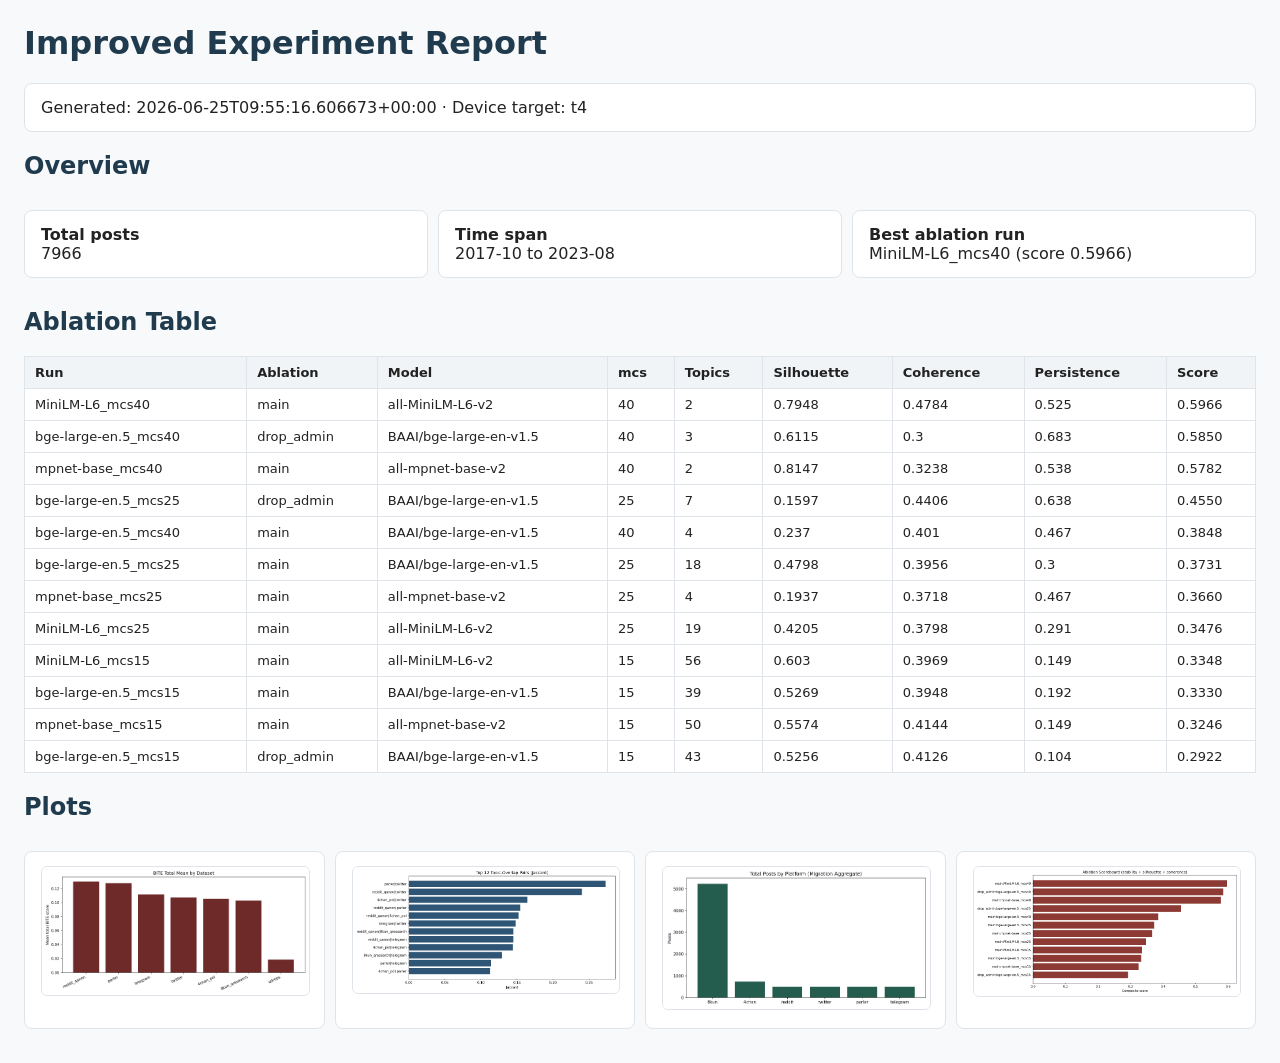
<file: results/improved/improved_experiment_report.html>
<!DOCTYPE html>
<html lang="en">
<head>
<meta charset="UTF-8">
<title>Improved Experiment Report</title>
<style>
body{font-family:system-ui,sans-serif;margin:24px;background:#f8f9fa;color:#222}
h1,h2{color:#1f3b4d}
.card{background:#fff;border:1px solid #dfe4ea;border-radius:8px;padding:14px 16px;margin:10px 0}
table{border-collapse:collapse;width:100%;background:#fff}
th,td{border:1px solid #dfe4ea;padding:8px 10px;font-size:13px;text-align:left}
th{background:#f0f4f7}
.grid{display:grid;grid-template-columns:repeat(auto-fit,minmax(240px,1fr));gap:10px}
img{max-width:100%;border:1px solid #dfe4ea;border-radius:6px;background:#fff}
</style>
</head>
<body>
<h1>Improved Experiment Report</h1>
<div class="card">Generated: 2026-06-25T09:55:16.606673+00:00 · Device target: t4</div>

<h2>Overview</h2>
<div class="grid">
  <div class="card"><b>Total posts</b><br>7966</div>
  <div class="card"><b>Time span</b><br>2017-10 to 2023-08</div>
  <div class="card"><b>Best ablation run</b><br>MiniLM-L6_mcs40 (score 0.5966)</div>
</div>

<h2>Ablation Table</h2>
<table>
<thead>
<tr><th>Run</th><th>Ablation</th><th>Model</th><th>mcs</th><th>Topics</th><th>Silhouette</th><th>Coherence</th><th>Persistence</th><th>Score</th></tr>
</thead>
<tbody>
<tr><td>MiniLM-L6_mcs40</td><td>main</td><td>all-MiniLM-L6-v2</td><td>40</td><td>2</td><td>0.7948</td><td>0.4784</td><td>0.525</td><td>0.5966</td></tr>
<tr><td>bge-large-en.5_mcs40</td><td>drop_admin</td><td>BAAI/bge-large-en-v1.5</td><td>40</td><td>3</td><td>0.6115</td><td>0.3</td><td>0.683</td><td>0.5850</td></tr>
<tr><td>mpnet-base_mcs40</td><td>main</td><td>all-mpnet-base-v2</td><td>40</td><td>2</td><td>0.8147</td><td>0.3238</td><td>0.538</td><td>0.5782</td></tr>
<tr><td>bge-large-en.5_mcs25</td><td>drop_admin</td><td>BAAI/bge-large-en-v1.5</td><td>25</td><td>7</td><td>0.1597</td><td>0.4406</td><td>0.638</td><td>0.4550</td></tr>
<tr><td>bge-large-en.5_mcs40</td><td>main</td><td>BAAI/bge-large-en-v1.5</td><td>40</td><td>4</td><td>0.237</td><td>0.401</td><td>0.467</td><td>0.3848</td></tr>
<tr><td>bge-large-en.5_mcs25</td><td>main</td><td>BAAI/bge-large-en-v1.5</td><td>25</td><td>18</td><td>0.4798</td><td>0.3956</td><td>0.3</td><td>0.3731</td></tr>
<tr><td>mpnet-base_mcs25</td><td>main</td><td>all-mpnet-base-v2</td><td>25</td><td>4</td><td>0.1937</td><td>0.3718</td><td>0.467</td><td>0.3660</td></tr>
<tr><td>MiniLM-L6_mcs25</td><td>main</td><td>all-MiniLM-L6-v2</td><td>25</td><td>19</td><td>0.4205</td><td>0.3798</td><td>0.291</td><td>0.3476</td></tr>
<tr><td>MiniLM-L6_mcs15</td><td>main</td><td>all-MiniLM-L6-v2</td><td>15</td><td>56</td><td>0.603</td><td>0.3969</td><td>0.149</td><td>0.3348</td></tr>
<tr><td>bge-large-en.5_mcs15</td><td>main</td><td>BAAI/bge-large-en-v1.5</td><td>15</td><td>39</td><td>0.5269</td><td>0.3948</td><td>0.192</td><td>0.3330</td></tr>
<tr><td>mpnet-base_mcs15</td><td>main</td><td>all-mpnet-base-v2</td><td>15</td><td>50</td><td>0.5574</td><td>0.4144</td><td>0.149</td><td>0.3246</td></tr>
<tr><td>bge-large-en.5_mcs15</td><td>drop_admin</td><td>BAAI/bge-large-en-v1.5</td><td>15</td><td>43</td><td>0.5256</td><td>0.4126</td><td>0.104</td><td>0.2922</td></tr>
</tbody>
</table>

<h2>Plots</h2>
<div class="grid">
  <div class="card"><img src="plots/bite_totals.png" alt="BITE totals"></div>
  <div class="card"><img src="plots/top_overlap_pairs.png" alt="Top overlap pairs"></div>
  <div class="card"><img src="plots/migration_platform_totals.png" alt="Platform totals"></div>
  <div class="card"><img src="plots/ablation_scoreboard.png" alt="Ablation scoreboard"></div>
</div>

</body>
</html>
</file>
<file: assets/style.css>
:root{
    --paper:#E9E6DE; --paper-2:#E2DED4; --paper-3:#D8D3C6; --paper-4:#CFC9BA;
    --ink:#1B1A16; --ink-2:#45413A; --ink-3:#6B6557;
    --rule:#C4BEAF; --rule-2:#A69E8C;
    --accent:#6E2A28; --accent-2:#8C3A33;
    --doc:#245C4D; --doc-bg:rgba(36,92,77,.10);
    --rep:#2E5575; --rep-bg:rgba(46,85,117,.10);
    --all:#86641A; --all-bg:rgba(134,100,26,.13);
    --dis:#5A4A72; --dis-bg:rgba(90,74,114,.13);
    --deb:#7A2E2E; --deb-bg:rgba(122,46,46,.10);
    --con:#3C3A34; --con-bg:rgba(60,58,52,.11);
    --serif:"Newsreader",Georgia,serif;
    --sans:"IBM Plex Sans",system-ui,sans-serif;
    --mono:"IBM Plex Mono",ui-monospace,monospace;
    --maxw:1320px;
    --sidew:296px;
  }
  *{box-sizing:border-box}
  html{scroll-behavior:smooth}
  @media (prefers-reduced-motion:reduce){html{scroll-behavior:auto}}
  body{
    margin:0; background:var(--paper); color:var(--ink);
    font-family:var(--sans); font-size:16.5px; line-height:1.62;
    -webkit-font-smoothing:antialiased; text-rendering:optimizeLegibility;
    background-image:
      linear-gradient(rgba(0,0,0,0.014) 1px, transparent 1px);
    background-size:100% 3px;
  }
  ::selection{background:rgba(110,42,40,.18)}

  /* ---------- Layout shell ---------- */
  .shell{max-width:var(--maxw); margin:0 auto; display:grid;
    grid-template-columns:var(--sidew) minmax(0,1fr); gap:0;}
  .rail{position:relative}
  .rail-inner{position:sticky; top:0; height:100vh; overflow-y:auto;
    border-right:1px solid var(--rule-2); padding:26px 22px 40px;
    background:linear-gradient(180deg,var(--paper-2),var(--paper));}
  .rail-inner::-webkit-scrollbar{width:8px}
  .rail-inner::-webkit-scrollbar-thumb{background:var(--rule-2); border-radius:0}
  main{min-width:0; padding:0 0 120px}

  /* ---------- Rail content ---------- */
  .seal{font-family:var(--mono); font-size:10.5px; letter-spacing:.16em;
    text-transform:uppercase; color:#fff; background:var(--accent);
    padding:7px 10px; display:flex; justify-content:space-between; gap:8px;
    border:1px solid var(--accent);}
  .seal b{font-weight:600}
  .reffile{font-family:var(--mono); font-size:11px; color:var(--ink-3);
    letter-spacing:.04em; margin:12px 2px 22px; line-height:1.7;
    border-bottom:1px dashed var(--rule-2); padding-bottom:16px}
  .reffile span{color:var(--ink-2)}
  .railhead{font-family:var(--mono); font-size:10px; letter-spacing:.22em;
    text-transform:uppercase; color:var(--ink-3); margin:0 0 11px}

  nav.toc{margin-bottom:26px}
  nav.toc a{display:flex; gap:11px; align-items:baseline; text-decoration:none;
    color:var(--ink-2); padding:5px 8px; margin:0 -8px; line-height:1.35;
    border-left:2px solid transparent; font-size:14.5px;}
  nav.toc a .n{font-family:var(--mono); font-size:11.5px; color:var(--ink-3);
    min-width:20px}
  nav.toc a:hover{background:var(--paper-3); color:var(--ink)}
  nav.toc a.active{border-left-color:var(--accent); color:var(--ink);
    background:var(--paper-3)}
  nav.toc a.active .n{color:var(--accent)}

  /* legend */
  .legend{border-top:1px dashed var(--rule-2); padding-top:20px}
  .legend .row{display:grid; grid-template-columns:auto 1fr; gap:9px;
    align-items:start; margin-bottom:9px}
  .legend .chip{font-family:var(--mono); font-size:9.5px; letter-spacing:.06em;
    padding:2px 6px; border:1px solid; line-height:1.4; white-space:nowrap;
    text-transform:uppercase; font-weight:600; margin-top:1px}
  .legend .def{font-size:11.5px; color:var(--ink-3); line-height:1.42}

  /* ---------- Epistemic chips (inline) ---------- */
  .ep{font-family:var(--mono); font-size:.72em; font-weight:600;
    letter-spacing:.05em; text-transform:uppercase; padding:1px 5px;
    border:1px solid currentColor; white-space:nowrap; line-height:1.3;
    border-radius:1px; vertical-align:1.5px; margin:0 1px}
  .ep--doc{color:var(--doc); background:var(--doc-bg)}
  .ep--rep{color:var(--rep); background:var(--rep-bg)}
  .ep--all{color:var(--all); background:var(--all-bg)}
  .ep--dis{color:var(--dis); background:var(--dis-bg)}
  .ep--deb{color:var(--deb); background:var(--deb-bg)}
  .ep--con{color:var(--con); background:var(--con-bg)}

  /* ---------- Masthead ---------- */
  .mast{border-bottom:2px solid var(--ink); padding:30px 46px 34px;
    position:relative; overflow:hidden}
  .classbar{display:flex; flex-wrap:wrap; gap:10px 20px; align-items:center;
    font-family:var(--mono); font-size:10.5px; letter-spacing:.16em;
    text-transform:uppercase; color:var(--accent); margin-bottom:26px}
  .classbar .dot{width:6px; height:6px; background:var(--accent);
    border-radius:50%; display:inline-block; margin-right:7px}
  .classbar .sep{color:var(--rule-2)}
  h1.title{font-family:var(--serif); font-weight:600; font-size:clamp(46px,8.5vw,108px);
    line-height:.92; letter-spacing:-.018em; margin:0 0 4px; color:var(--ink)}
  h1.title .q{color:var(--accent); font-style:italic; font-weight:500}
  .subtitle{font-family:var(--serif); font-size:clamp(18px,2.6vw,25px);
    font-style:italic; color:var(--ink-2); font-weight:400; max-width:54ch;
    margin:10px 0 0; line-height:1.32}
  .metastrip{display:flex; flex-wrap:wrap; gap:0; margin-top:30px;
    border:1px solid var(--rule-2); font-family:var(--mono)}
  .metastrip div{flex:1 1 150px; padding:11px 15px;
    border-right:1px solid var(--rule-2)}
  .metastrip div:last-child{border-right:none}
  .metastrip .k{font-size:9px; letter-spacing:.16em; text-transform:uppercase;
    color:var(--ink-3); margin-bottom:4px}
  .metastrip .v{font-size:13px; color:var(--ink); font-weight:500; letter-spacing:.01em}

  /* ---------- Abstract / method ---------- */
  .intro{padding:34px 46px 12px; max-width:none}
  .abstract{font-family:var(--serif); font-size:19.5px; line-height:1.6;
    color:var(--ink); max-width:68ch}
  .abstract .lead::first-letter{font-size:3.1em; float:left; line-height:.78;
    font-weight:600; padding:6px 10px 0 0; color:var(--accent)}
  .method{margin-top:26px; border:1px solid var(--rule-2); background:var(--paper-2);
    padding:20px 24px; max-width:84ch}
  .method h3{font-family:var(--mono); font-size:11px; letter-spacing:.18em;
    text-transform:uppercase; color:var(--accent); margin:0 0 12px;
    display:flex; align-items:center; gap:10px}
  .method h3::after{content:""; flex:1; height:1px; background:var(--rule-2)}
  .method p{font-size:14.5px; color:var(--ink-2); margin:0 0 10px; line-height:1.58}
  .method p:last-child{margin-bottom:0}

  /* ---------- Section ---------- */
  section.dz{padding:30px 46px; border-top:1px solid var(--rule);
    scroll-margin-top:10px}
  .sechd{display:flex; align-items:flex-start; gap:18px; margin-bottom:8px}
  .secno{font-family:var(--mono); font-size:13px; font-weight:600;
    color:#fff; background:var(--ink); padding:6px 9px; letter-spacing:.04em;
    margin-top:7px; flex-shrink:0}
  h2.sech{font-family:var(--serif); font-weight:600; font-size:clamp(27px,4vw,40px);
    line-height:1.04; letter-spacing:-.01em; margin:0; color:var(--ink)}
  .sectag{font-family:var(--mono); font-size:10.5px; letter-spacing:.1em;
    text-transform:uppercase; color:var(--ink-3); margin:2px 0 0}
  .secbody{max-width:none; margin-top:20px}
  .secbody.cols{column-count:2; column-gap:46px; column-rule:1px solid var(--rule)}
  @media(max-width:1080px){.secbody.cols{column-count:1}}

  .dz h3.sub{font-family:var(--sans); font-weight:600; font-size:17px;
    letter-spacing:.01em; color:var(--ink); margin:26px 0 8px;
    padding-bottom:6px; border-bottom:1px solid var(--rule);
    break-after:avoid; break-inside:avoid}
  .dz h3.sub .lbl{font-family:var(--mono); font-size:10px; color:var(--ink-3);
    font-weight:500; letter-spacing:.1em; text-transform:uppercase;
    margin-right:9px}
  .dz p{margin:0 0 13px; color:var(--ink-2)}
  .dz p strong{color:var(--ink); font-weight:600}
  .dz em{color:var(--ink); font-style:italic}
  .term{font-family:var(--mono); font-size:.88em; background:var(--paper-3);
    padding:1px 5px; color:var(--ink); border:1px solid var(--rule)}

  /* callout / data panels */
  .panel{border:1px solid var(--rule-2); background:var(--paper-2);
    margin:18px 0; break-inside:avoid}
  .panel-hd{background:var(--ink); color:var(--paper); padding:9px 16px;
    font-family:var(--mono); font-size:11px; letter-spacing:.12em;
    text-transform:uppercase; display:flex; justify-content:space-between; gap:10px}
  .panel-hd .src{color:var(--rule-2); font-weight:400}
  .panel-bd{padding:16px 18px}
  .panel-bd p:last-child{margin-bottom:0}

  /* timeline */
  .tl{list-style:none; margin:6px 0 0; padding:0; break-inside:avoid}
  .tl li{display:grid; grid-template-columns:108px 1fr; gap:16px;
    padding:10px 0; border-bottom:1px dashed var(--rule)}
  .tl li:last-child{border-bottom:none}
  .tl .dt{font-family:var(--mono); font-size:12px; color:var(--accent);
    font-weight:600; letter-spacing:.02em}
  .tl .ev{font-size:14.5px; color:var(--ink-2)}
  .tl .ev b{color:var(--ink)}

  /* discourse grid */
  .dgrid{display:grid; grid-template-columns:1fr 1fr; gap:14px; margin:16px 0}
  @media(max-width:780px){.dgrid{grid-template-columns:1fr}}
  .dcard{border:1px solid var(--rule-2); padding:14px 16px; background:var(--paper-2)}
  .dcard h4{font-family:var(--serif); font-size:18px; font-weight:600;
    margin:0 0 3px; color:var(--accent)}
  .dcard .tech{font-family:var(--mono); font-size:10.5px; letter-spacing:.04em;
    color:var(--ink-3); text-transform:uppercase; margin-bottom:8px;
    border-bottom:1px solid var(--rule); padding-bottom:6px}
  .dcard p{font-size:13.5px; margin:0; color:var(--ink-2); line-height:1.5}

  /* tables */
  .tblwrap{overflow-x:auto; margin:18px 0; border:1px solid var(--rule-2)}
  table{border-collapse:collapse; width:100%; font-size:13.5px; min-width:540px}
  thead th{background:var(--ink); color:var(--paper); text-align:left;
    padding:10px 14px; font-family:var(--mono); font-size:10.5px;
    letter-spacing:.08em; text-transform:uppercase; font-weight:500;
    vertical-align:bottom; border-right:1px solid #33312b}
  thead th:last-child{border-right:none}
  tbody td{padding:10px 14px; border-bottom:1px solid var(--rule);
    border-right:1px solid var(--rule); color:var(--ink-2); vertical-align:top}
  tbody td:last-child{border-right:none}
  tbody tr:nth-child(even){background:rgba(0,0,0,.018)}
  tbody tr:last-child td{border-bottom:none}
  td strong{color:var(--ink)}
  .verdict{font-family:var(--mono); font-weight:600; font-size:12px}
  .v-met{color:var(--doc)} .v-part{color:var(--all)} .v-no{color:var(--ink-3)}
  .money{font-family:var(--mono); font-weight:600; color:var(--ink); white-space:nowrap}

  /* scorecard */
  .score{display:grid; grid-template-columns:repeat(4,1fr); gap:0;
    border:1px solid var(--ink); margin:20px 0}
  @media(max-width:680px){.score{grid-template-columns:repeat(2,1fr)}}
  .score div{padding:18px 16px; border-right:1px solid var(--rule-2);
    border-bottom:1px solid var(--rule-2)}
  .score .big{font-family:var(--serif); font-size:42px; font-weight:600;
    line-height:1; color:var(--accent); margin-bottom:5px}
  .score .cap{font-family:var(--mono); font-size:10px; letter-spacing:.1em;
    text-transform:uppercase; color:var(--ink-3)}

  /* BITE bars */
  .bite{margin:16px 0; break-inside:avoid}
  .bite .biterow{margin-bottom:14px}
  .bite .bitehd{display:flex; justify-content:space-between; align-items:baseline;
    margin-bottom:5px}
  .bite .bitehd b{font-family:var(--sans); font-weight:600; font-size:14.5px}
  .bite .bitehd .pct{font-family:var(--mono); font-size:11.5px; color:var(--accent);
    font-weight:600}
  .meter{height:8px; background:var(--paper-4); border:1px solid var(--rule-2)}
  .meter span{display:block; height:100%; background:var(--accent)}
  .bite .note{font-size:12.5px; color:var(--ink-3); margin:5px 0 0; line-height:1.45}

  /* sources */
  .sources{padding:38px 46px; border-top:2px solid var(--ink)}
  .sources ol{margin:18px 0 0; padding:0; list-style:none; counter-reset:s;
    column-count:2; column-gap:42px}
  @media(max-width:900px){.sources ol{column-count:1}}
  .sources li{counter-increment:s; position:relative; padding:0 0 13px 34px;
    font-size:13px; color:var(--ink-2); line-height:1.5; break-inside:avoid}
  .sources li::before{content:counter(s,decimal-leading-zero);
    position:absolute; left:0; top:1px; font-family:var(--mono); font-size:11px;
    color:var(--accent); font-weight:600}
  .sources li b{color:var(--ink); font-weight:600}
  .sources a{color:var(--rep); text-decoration:none;
    border-bottom:1px solid rgba(46,85,117,.4); word-break:break-word}
  .sources a:hover{color:var(--accent); border-color:var(--accent)}
  sup.cite{font-family:var(--mono); font-size:10px; font-weight:600;
    vertical-align:super; line-height:0}
  sup.cite a{color:var(--accent); text-decoration:none; padding:0 1px}
  sup.cite a:hover{text-decoration:underline}

  .foot{padding:30px 46px 60px; border-top:1px solid var(--rule);
    font-family:var(--mono); font-size:11px; color:var(--ink-3); line-height:1.7}
  .foot .disc{max-width:80ch; margin-bottom:14px}
  .foot b{color:var(--ink-2)}

  /* mobile rail */
  .railtoggle{display:none}
  @media(max-width:920px){
    .shell{grid-template-columns:1fr}
    .rail-inner{position:fixed; top:0; left:0; width:min(86vw,320px); z-index:40;
      transform:translateX(-103%); transition:transform .28s ease;
      box-shadow:2px 0 24px rgba(0,0,0,.18)}
    body.nav-open .rail-inner{transform:translateX(0)}
    .railtoggle{display:flex; position:fixed; top:14px; left:14px; z-index:50;
      align-items:center; gap:8px; background:var(--ink); color:var(--paper);
      border:none; font-family:var(--mono); font-size:11px; letter-spacing:.12em;
      text-transform:uppercase; padding:10px 13px; cursor:pointer}
    .scrim{position:fixed; inset:0; background:rgba(20,19,16,.45); z-index:39;
      opacity:0; pointer-events:none; transition:opacity .28s}
    body.nav-open .scrim{opacity:1; pointer-events:auto}
    .mast,.intro,section.dz,.sources,.foot{padding-left:22px; padding-right:22px}
    .secbody.cols{column-count:1}
  }
  @media(prefers-reduced-motion:reduce){
    .rail-inner,.scrim{transition:none}
    .reveal{opacity:1 !important; transform:none !important}
  }
  /* reveal */
  .reveal{opacity:0; transform:translateY(14px);
    transition:opacity .6s ease, transform .6s ease}
  .reveal.in{opacity:1; transform:none}

/* ============================================================
   MULTI-PAGE ADDITIONS  (cross-page nav, research, timeline)
   ============================================================ */

/* ---------- Cross-page switcher (in rail) — grouped vertical list ---------- */
.xnav{display:flex; flex-direction:column; border:1px solid var(--rule-2); border-radius:8px;
  overflow:hidden; margin:0 0 16px; font-family:var(--mono); background:var(--paper-2)}
.xnav .xgroup{font-size:8.5px; letter-spacing:.15em; text-transform:uppercase; color:var(--ink-3);
  padding:8px 12px 4px; background:var(--paper-3); border-top:1px solid var(--rule-2)}
.xnav .xgroup:first-child{border-top:none}
.xnav a{display:flex; align-items:center; gap:9px; padding:7px 12px 7px 14px;
  font-size:10.5px; letter-spacing:.08em; text-transform:uppercase; text-decoration:none;
  color:var(--ink-2); border-top:1px solid var(--rule);
  border-left:3px solid transparent; transition:background .15s, color .15s, border-color .15s}
.xnav .xgroup + a{border-top:none}
.xnav a:hover{background:var(--paper-3); color:var(--ink); border-left-color:var(--rule-2)}
.xnav a.here{background:var(--ink); color:var(--paper); font-weight:600; border-left-color:var(--accent)}
.xnav a .xn{flex:none; width:13px; text-align:center; font-size:9px; color:var(--ink-3)}
.xnav a:hover .xn{color:var(--ink-2)}
.xnav a.here .xn{color:var(--paper)}

/* ---------- Generic prose blocks on sub-pages ---------- */
.pagebody{padding:8px 46px 0}
.pagebody .lede{font-family:var(--serif); font-size:18.5px; line-height:1.58;
  color:var(--ink-2); max-width:74ch; margin:0 0 6px}
.eyebrow{font-family:var(--mono); font-size:10.5px; letter-spacing:.2em;
  text-transform:uppercase; color:var(--accent); margin:0 0 14px}

/* ---------- Research: filter chips (decorative legend) ---------- */
.disclegend{display:flex; flex-wrap:wrap; gap:7px; margin:18px 0 4px}
.disclegend .dchip{font-family:var(--mono); font-size:10px; letter-spacing:.04em;
  text-transform:uppercase; color:var(--ink-2); background:var(--paper-3);
  border:1px solid var(--rule-2); padding:3px 8px}

/* ---------- Research: paper entries ---------- */
.papers{margin:8px 0 0; padding:0; list-style:none; counter-reset:pp}
.paper{counter-increment:pp; position:relative; display:grid;
  grid-template-columns:74px minmax(0,1fr); gap:22px; padding:24px 0;
  border-top:1px solid var(--rule)}
.paper:first-child{border-top:none}
.paper .yr{font-family:var(--mono); font-weight:600; color:var(--accent);
  font-size:20px; line-height:1; padding-top:3px; position:relative}
.paper .yr .vnum{display:block; font-size:9.5px; color:var(--ink-3);
  font-weight:500; letter-spacing:.08em; margin-top:7px}
.paper .pmain h3{font-family:var(--serif); font-weight:600;
  font-size:clamp(19px,2.4vw,23px); line-height:1.2; margin:0 0 7px; color:var(--ink)}
.paper .auth{font-size:14px; color:var(--ink-2); margin:0 0 11px; line-height:1.45}
.paper .auth b{color:var(--ink); font-weight:600}
.venue{display:inline-flex; flex-wrap:wrap; gap:0; margin:0 0 12px;
  border:1px solid var(--rule-2); font-family:var(--mono); max-width:100%}
.venue span{padding:5px 11px; font-size:11px; border-right:1px solid var(--rule-2);
  color:var(--ink-2); letter-spacing:.02em}
.venue span:last-child{border-right:none}
.venue .vk{background:var(--ink); color:var(--paper); font-size:9px;
  letter-spacing:.13em; text-transform:uppercase; display:flex; align-items:center}
.venue .peer{color:var(--doc); font-weight:600}
.paper .ab{font-size:14px; color:var(--ink-2); line-height:1.56; margin:0 0 11px;
  max-width:78ch}
.paper .ab .pull{color:var(--ink); font-style:italic}
.paper .plinks{display:flex; flex-wrap:wrap; gap:7px 9px; align-items:center;
  font-family:var(--mono); font-size:11px}
.paper .plinks a{color:var(--rep); text-decoration:none;
  border-bottom:1px solid rgba(46,85,117,.4); padding-bottom:1px}
.paper .plinks a:hover{color:var(--accent); border-color:var(--accent)}
.paper .plinks .doi{color:var(--ink-3); border:none}
.fieldtag{font-family:var(--mono); font-size:9.5px; letter-spacing:.07em;
  text-transform:uppercase; color:var(--ink-3); border:1px solid var(--rule-2);
  padding:2px 7px; background:var(--paper-2)}
@media(max-width:620px){
  .paper{grid-template-columns:1fr; gap:9px}
  .paper .yr{display:flex; align-items:baseline; gap:12px; padding-top:0}
  .paper .yr .vnum{margin-top:0}
}

/* ---------- Big vertical event timeline ---------- */
.era{font-family:var(--mono); font-size:11px; letter-spacing:.18em;
  text-transform:uppercase; color:var(--paper); background:var(--accent);
  display:inline-block; padding:6px 14px; margin:34px 0 0}
.era.first{margin-top:6px}
.era .sub{color:rgba(255,255,255,.7); margin-left:10px; letter-spacing:.08em}
.vtl{list-style:none; margin:0; padding:0; position:relative}
.vtl::before{content:""; position:absolute; left:140px; top:8px; bottom:8px;
  width:1px; background:var(--rule-2)}
.vtl li{position:relative; display:grid; grid-template-columns:140px 1fr;
  gap:30px; padding:16px 0}
.vtl .when{font-family:var(--mono); font-size:12.5px; color:var(--accent);
  font-weight:600; text-align:right; padding-top:2px; letter-spacing:.01em}
.vtl .what{position:relative; padding-left:26px}
.vtl .what::before{content:""; position:absolute; left:-11px; top:7px;
  width:11px; height:11px; border-radius:50%; background:var(--paper);
  border:2px solid var(--accent)}
.vtl li.key .what::before{background:var(--accent)}
.vtl li.drop .what::before{border-color:var(--rep); background:var(--paper)}
.vtl li.drop.key .what::before{background:var(--rep)}
.vtl li.viol .what::before{border-color:var(--deb)}
.vtl .what h4{font-family:var(--sans); font-weight:600; font-size:15.5px;
  margin:0 0 4px; color:var(--ink); line-height:1.3}
.vtl .what p{font-size:13.5px; color:var(--ink-2); margin:0; line-height:1.5}
.vtl .what .qd{font-family:var(--mono); font-size:11px; color:var(--rep);
  text-transform:uppercase; letter-spacing:.08em; font-weight:600;
  display:inline-block; margin-bottom:3px}
.vtl .what .src{font-family:var(--mono); font-size:10.5px; color:var(--ink-3);
  margin-top:5px}
.vtl .what .src a{color:var(--rep); text-decoration:none;
  border-bottom:1px solid rgba(46,85,117,.35)}
.vtl .what .src a:hover{color:var(--accent)}
.tllegend{display:flex; flex-wrap:wrap; gap:16px; margin:14px 0 6px;
  font-family:var(--mono); font-size:11px; color:var(--ink-3)}
.tllegend .k{display:inline-flex; align-items:center; gap:7px}
.tllegend .dot{width:11px; height:11px; border-radius:50%; display:inline-block}
.tllegend .d-key{background:var(--accent)}
.tllegend .d-drop{background:var(--paper); border:2px solid var(--rep)}
.tllegend .d-viol{background:var(--paper); border:2px solid var(--deb)}
@media(max-width:620px){
  .vtl::before{left:7px}
  .vtl li{grid-template-columns:1fr; gap:2px; padding:14px 0 14px 0}
  .vtl .when{text-align:left; padding-left:26px}
  .vtl .what{padding-left:26px}
  .vtl .what::before{left:-0px}
  .vtl::before{left:7px}
}
</file>
